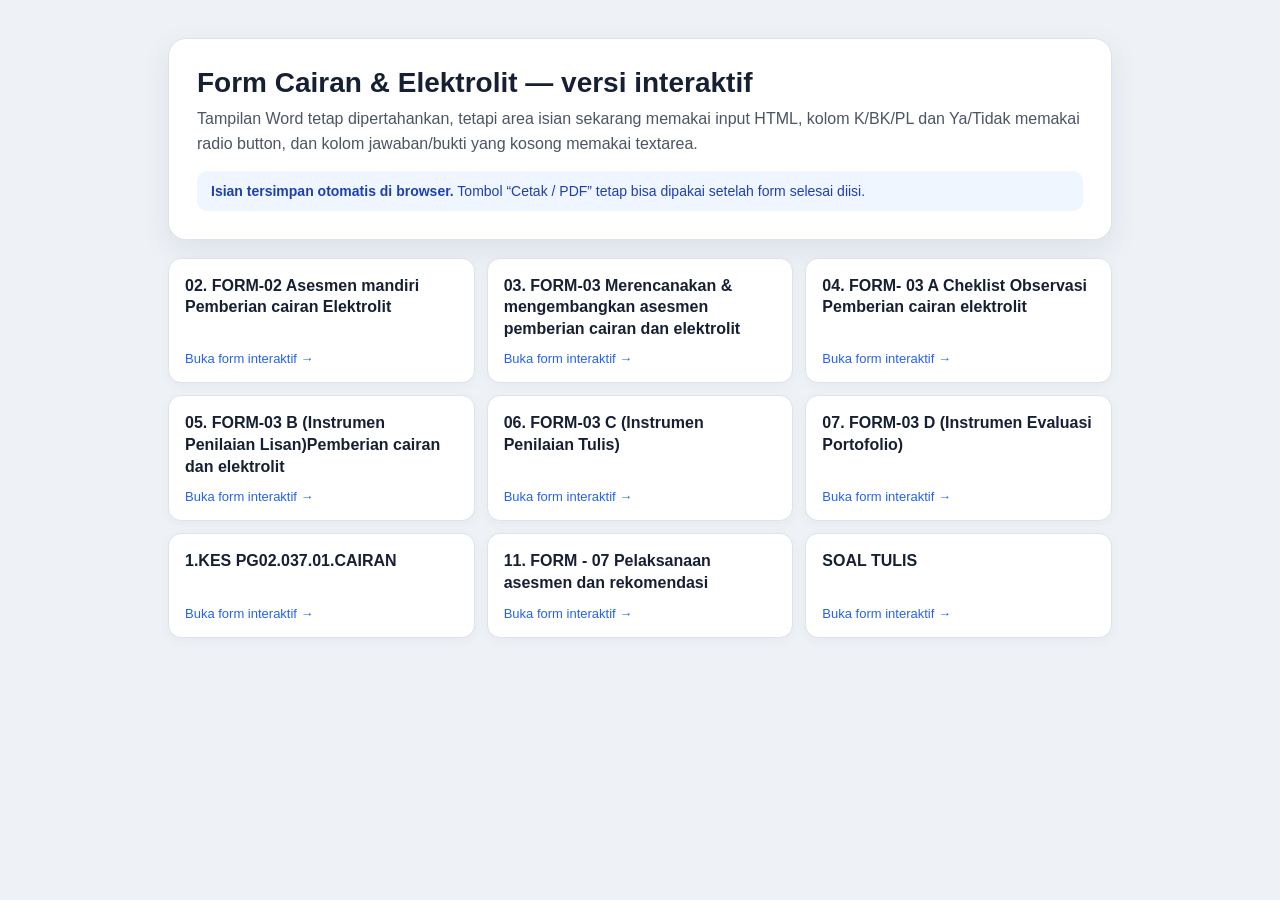
<file: form_html_cairan_elektrolit_interaktif/index.html>
<!doctype html>
<html lang="id">
<head>
<meta charset="utf-8">
<meta name="viewport" content="width=device-width,initial-scale=1">
<title>Form Cairan & Elektrolit — Interaktif</title>
<style>
*{box-sizing:border-box}
body{margin:0;font-family:Arial,sans-serif;background:#eef2f7;color:#172033}
.wrap{max-width:980px;margin:auto;padding:38px 18px 60px}
.hero{background:white;border:1px solid #dce3ec;border-radius:18px;padding:28px;box-shadow:0 10px 30px rgba(15,23,42,.08);margin-bottom:18px}
h1{margin:0 0 8px;font-size:28px}
p{line-height:1.55;margin:7px 0;color:#4b5563}
.note{margin-top:14px;padding:12px 14px;border-radius:10px;background:#eff6ff;color:#1e40af;font-size:14px}
.grid{display:grid;grid-template-columns:repeat(auto-fit,minmax(280px,1fr));gap:12px}
.card{display:flex;min-height:105px;flex-direction:column;justify-content:space-between;background:#fff;border:1px solid #dce3ec;border-radius:13px;padding:16px;text-decoration:none;color:#172033;box-shadow:0 3px 12px rgba(15,23,42,.04)}
.card:hover{border-color:#93c5fd;box-shadow:0 7px 22px rgba(37,99,235,.10);transform:translateY(-1px)}
.card strong{line-height:1.35}
.card span{font-size:13px;color:#2563eb;margin-top:12px}
</style>
</head>
<body>
<div class="wrap">
  <section class="hero">
    <h1>Form Cairan & Elektrolit — versi interaktif</h1>
    <p>Tampilan Word tetap dipertahankan, tetapi area isian sekarang memakai input HTML, kolom K/BK/PL dan Ya/Tidak memakai radio button, dan kolom jawaban/bukti yang kosong memakai textarea.</p>
    <div class="note"><b>Isian tersimpan otomatis di browser.</b> Tombol “Cetak / PDF” tetap bisa dipakai setelah form selesai diisi.</div>
  </section>
  <div class="grid">
    <a class="card" href="02. FORM-02 Asesmen mandiri Pemberian cairan Elektrolit.html"><strong>02. FORM-02 Asesmen mandiri Pemberian cairan Elektrolit</strong><span>Buka form interaktif →</span></a><a class="card" href="03. FORM-03 Merencanakan &amp; mengembangkan asesmen pemberian cairan dan elektrolit .html"><strong>03. FORM-03 Merencanakan &amp; mengembangkan asesmen pemberian cairan dan elektrolit </strong><span>Buka form interaktif →</span></a><a class="card" href="04. FORM- 03 A Cheklist  Observasi Pemberian cairan elektrolit.html"><strong>04. FORM- 03 A Cheklist  Observasi Pemberian cairan elektrolit</strong><span>Buka form interaktif →</span></a><a class="card" href="05. FORM-03 B (Instrumen Penilaian Lisan)Pemberian cairan dan elektrolit.html"><strong>05. FORM-03 B (Instrumen Penilaian Lisan)Pemberian cairan dan elektrolit</strong><span>Buka form interaktif →</span></a><a class="card" href="06. FORM-03 C (Instrumen Penilaian  Tulis).html"><strong>06. FORM-03 C (Instrumen Penilaian  Tulis)</strong><span>Buka form interaktif →</span></a><a class="card" href="07. FORM-03 D (Instrumen Evaluasi  Portofolio).html"><strong>07. FORM-03 D (Instrumen Evaluasi  Portofolio)</strong><span>Buka form interaktif →</span></a><a class="card" href="1.KES PG02.037.01.CAIRAN.html"><strong>1.KES PG02.037.01.CAIRAN</strong><span>Buka form interaktif →</span></a><a class="card" href="11. FORM - 07 Pelaksanaan asesmen  dan rekomendasi.html"><strong>11. FORM - 07 Pelaksanaan asesmen  dan rekomendasi</strong><span>Buka form interaktif →</span></a><a class="card" href="SOAL TULIS.html"><strong>SOAL TULIS</strong><span>Buka form interaktif →</span></a>
  </div>
</div>
</body>
</html>
</file>
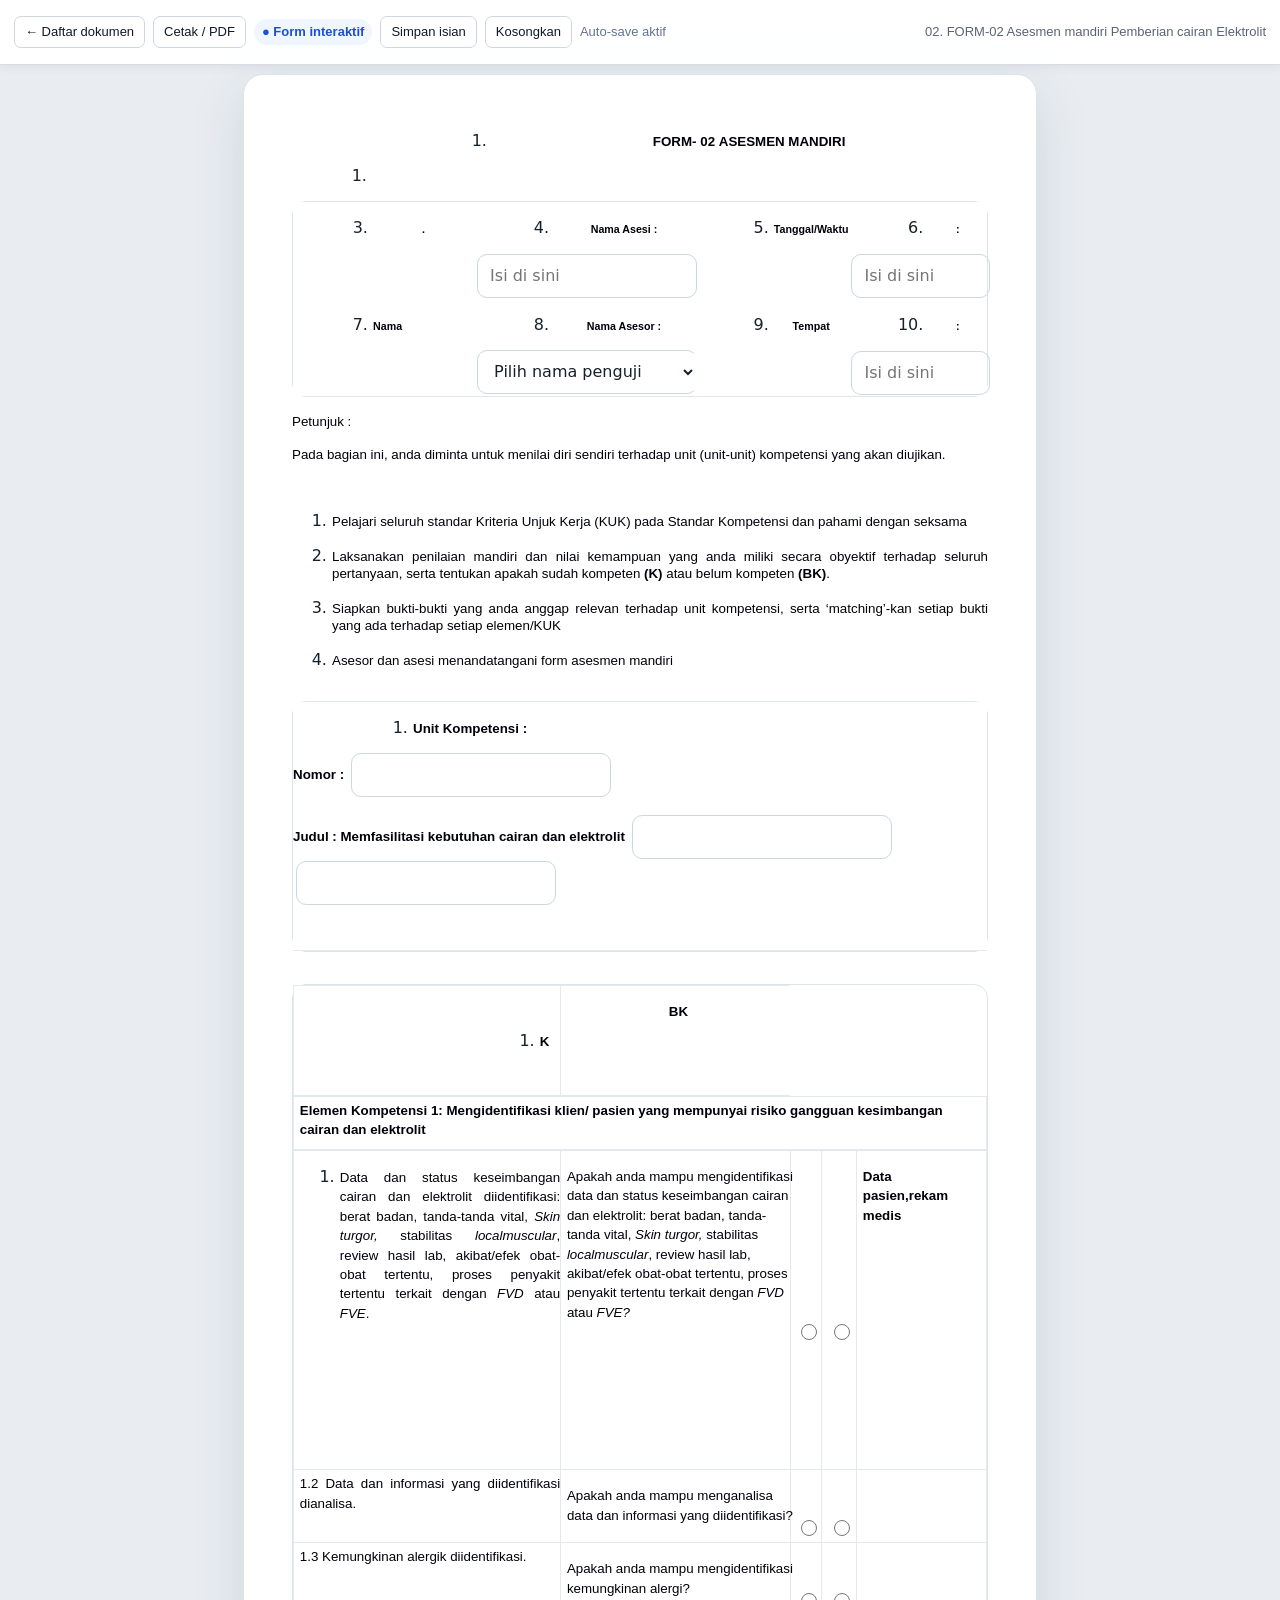
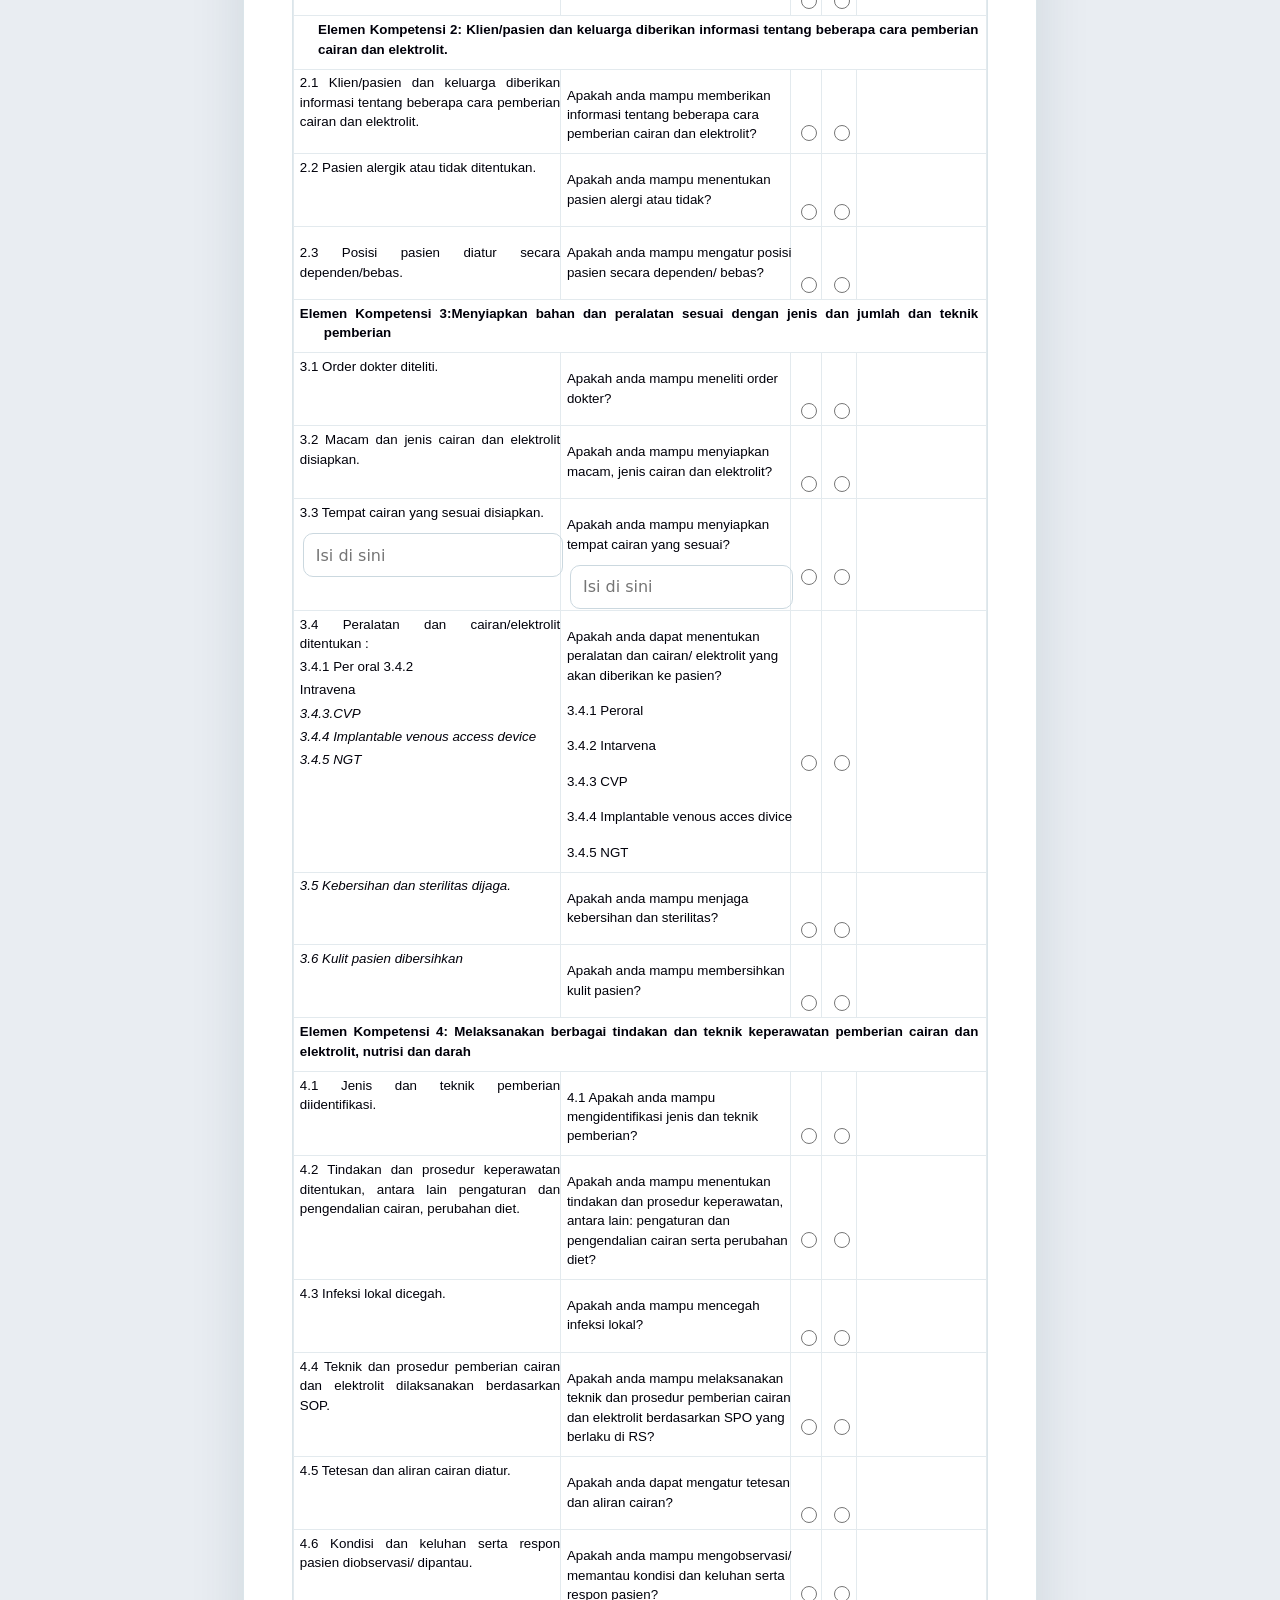
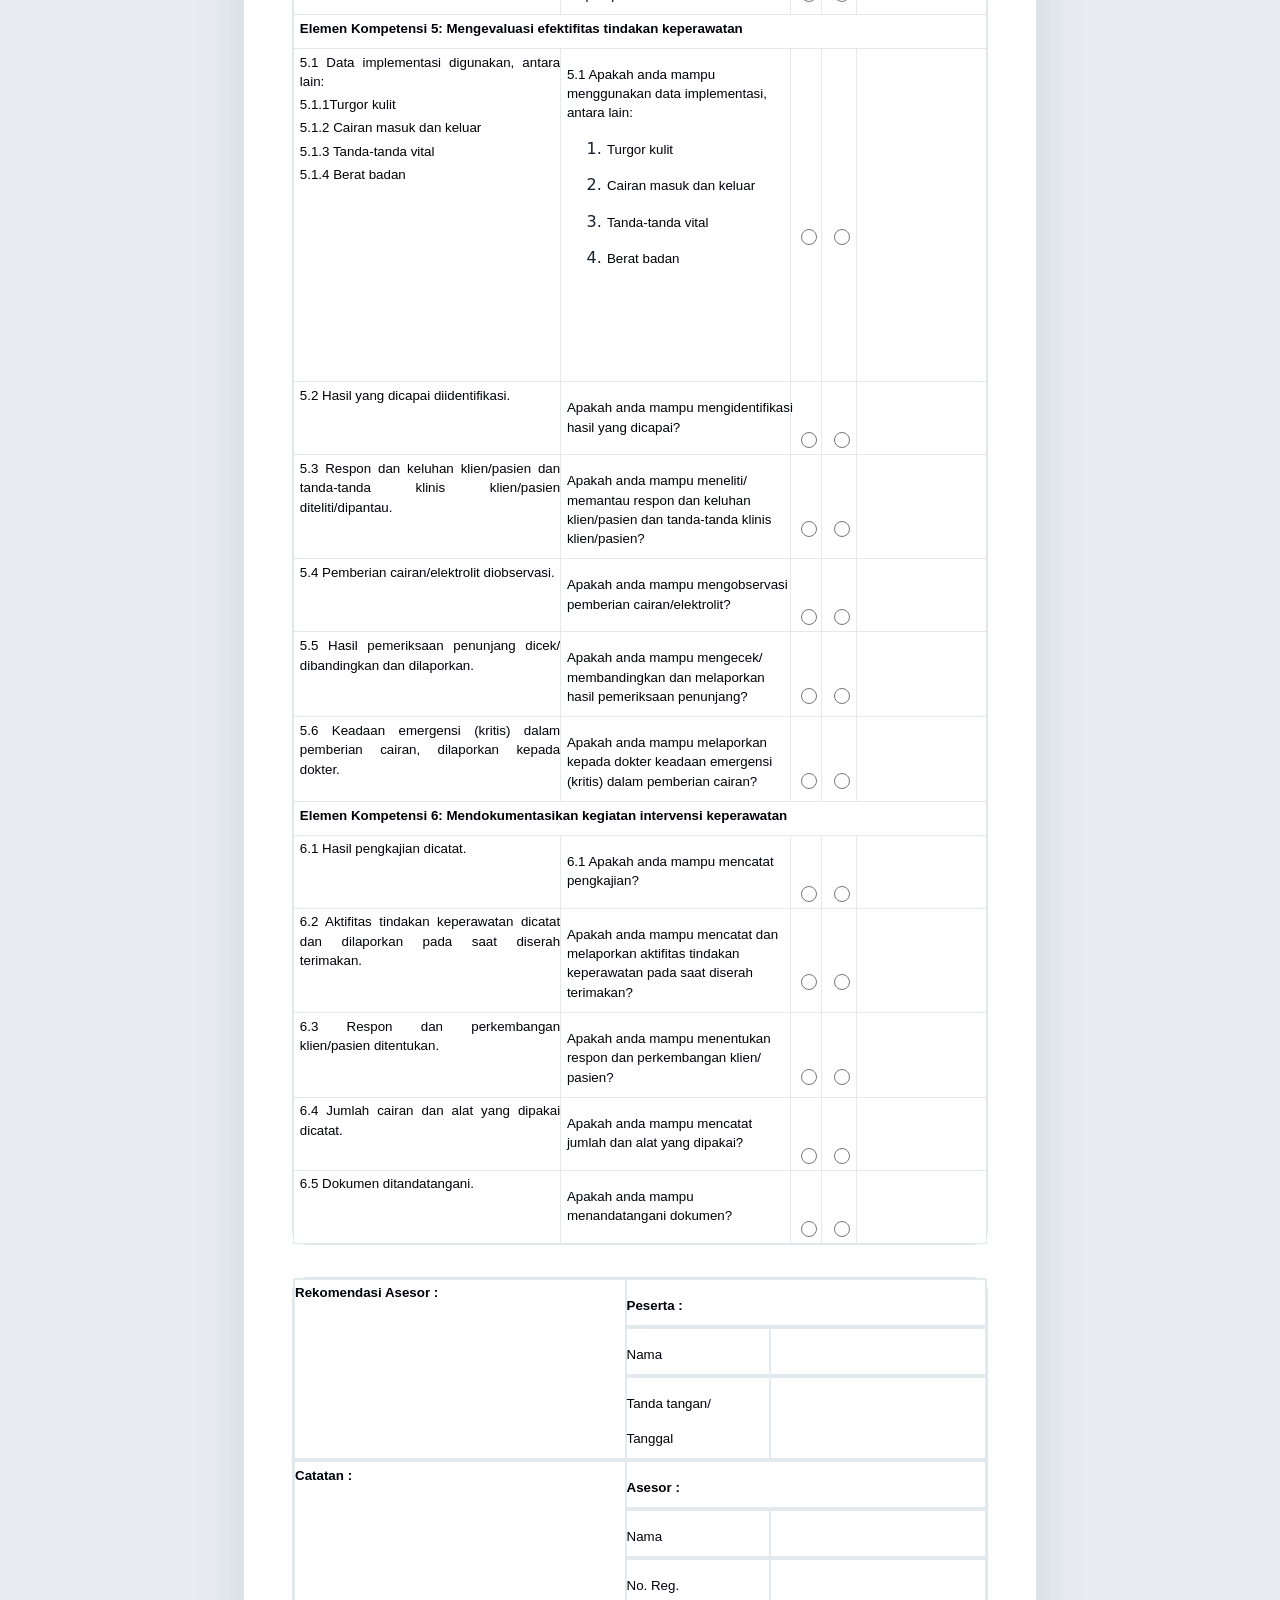
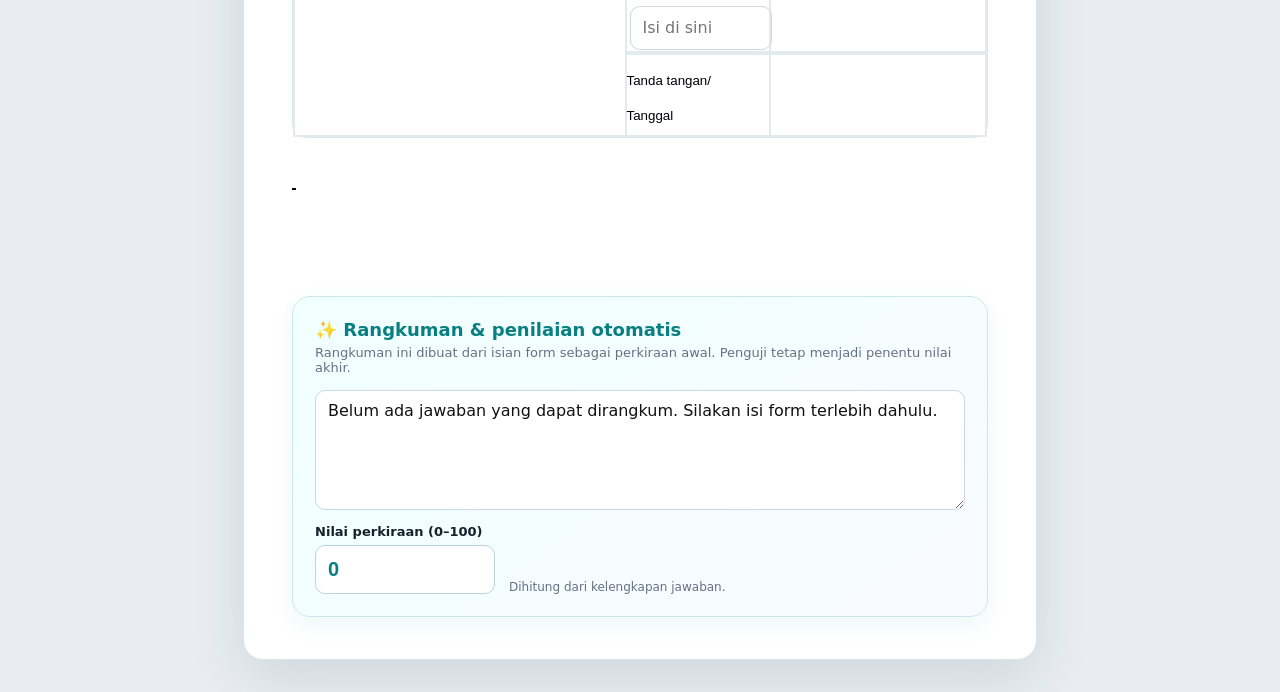
<file: form_html_cairan_elektrolit_interaktif/02. FORM-02 Asesmen mandiri Pemberian cairan Elektrolit.html>
<!DOCTYPE html>

<html>
<head>
<meta content="text/html; charset=utf-8" http-equiv="content-type"/>
<title>FORMAT  APLIKASI    RCC</title>
<meta content="LibreOffice 25.2.3.2 (Linux)" name="generator"/>
<meta content="office200" name="author"/>
<meta content="2025-07-03T03:16:00" name="created"/>
<meta content="Kuni" name="changedby"/>
<meta content="2025-07-03T03:16:00" name="changed"/>
<style type="text/css">
		@page { size: 8.27in 11.69in; margin-left: 1in; margin-right: 0.7in; margin-top: 0.7in; margin-bottom: 0.32in }
		p { margin-bottom: 0.1in; color: #00000a; direction: ltr; line-height: 115%; orphans: 2; widows: 2; background: transparent }
		p.western { font-size: 12pt; so-language: en-US; font-family: "Times New Roman", serif }
		p.cjk { so-language: zh-CN; font-family: "Times New Roman", serif; font-size: 12pt }
		p.ctl { font-size: 12pt; font-family: "Times New Roman", serif; so-language: ar-SA }
		h2 { widows: 2; text-align: center; color: #00000a; orphans: 2; direction: ltr; background: transparent; page-break-after: avoid }
		h2.western { font-weight: bold; so-language: en-US; font-size: 12pt; font-family: "Times New Roman", serif }
		h2.cjk { font-weight: bold; so-language: zh-CN; font-family: "Times New Roman", serif; font-size: 12pt }
		h2.ctl { font-weight: bold; font-family: "Times New Roman", serif; font-size: 12pt; so-language: ar-SA }
		h3 { widows: 2; color: #00000a; orphans: 2; direction: ltr; background: transparent; page-break-after: avoid }
		h3.western { font-weight: bold; so-language: en-US; font-size: 10pt; font-family: "Arial", sans-serif }
		h3.cjk { font-weight: bold; so-language: zh-CN; font-family: "Times New Roman", serif; font-size: 10pt }
		h3.ctl { font-weight: bold; font-family: "Arial", sans-serif; font-size: 12pt; so-language: ar-SA }
		h5 { widows: 2; color: #00000a; orphans: 2; direction: ltr; text-align: center; background: transparent; page-break-after: avoid }
		h5.western { font-weight: bold; so-language: en-US; font-size: 10pt; font-family: "Arial", sans-serif }
		h5.cjk { font-weight: bold; so-language: zh-CN; font-family: "Times New Roman", serif; font-size: 10pt }
		h5.ctl { font-family: "Arial", sans-serif; font-size: 12pt; so-language: ar-SA }
		h6 { widows: 2; color: #00000a; direction: ltr; orphans: 2; background: transparent; page-break-after: avoid }
		h6.western { font-size: 14pt; font-weight: bold; so-language: en-US; font-family: "Arial", sans-serif }
		h6.cjk { font-weight: bold; so-language: zh-CN; font-family: "Times New Roman", serif; font-size: 14pt }
		h6.ctl { font-family: "Arial", sans-serif; font-size: 12pt; so-language: ar-SA }
	</style>
<meta content="width=device-width, initial-scale=1" name="viewport"/><style>
/* Enhancements added for browser viewing; original Word formatting remains intact. */
html { background:#e9edf2; }
body { margin:0 !important; padding:70px 18px 32px !important; background:#e9edf2 !important; min-width:0; }
.word-document { box-sizing:border-box; width:min(100%, 8.27in); margin:0 auto; background:white; padding:0.55in 0.55in 0.55in 0.55in; box-shadow:0 8px 30px rgba(0,0,0,.14); overflow-x:auto; }
.word-document table { max-width:100%; }
.word-document img { max-width:100%; height:auto; }
.html-toolbar { position:fixed; inset:0 0 auto 0; z-index:9999; height:52px; display:flex; align-items:center; gap:8px; padding:0 14px; background:rgba(255,255,255,.96); border-bottom:1px solid #d8dde5; box-shadow:0 2px 10px rgba(0,0,0,.06); font:13px/1.2 Arial,sans-serif; color:#1f2937; }
.html-toolbar a,.html-toolbar button { appearance:none; border:1px solid #cfd6df; background:#fff; color:#111827; border-radius:7px; padding:7px 10px; text-decoration:none; cursor:pointer; font:inherit; }
.html-toolbar a:hover,.html-toolbar button:hover { background:#f4f6f8; }
.html-toolbar .title { margin-left:auto; max-width:50vw; overflow:hidden; text-overflow:ellipsis; white-space:nowrap; color:#5b6472; }
.word-document[contenteditable="true"] { outline:3px solid rgba(31,111,235,.25); }
@media (max-width:760px) {
  body { padding:60px 8px 16px !important; }
  .word-document { width:100%; padding:20px 14px; box-shadow:none; }
  .html-toolbar .title { display:none; }
}
@media print {
  html,body { background:#fff !important; }
  body { padding:0 !important; }
  .html-toolbar { display:none !important; }
  .word-document { width:auto; margin:0; padding:0; box-shadow:none; overflow:visible; }
}
</style>
<style id="interactive-form-styles">
/* ===== Interactive form controls ===== */
:root { --form-blue:#2563eb; --form-border:#94a3b8; --form-soft:#eff6ff; }

.form-control-line {
  display:inline-block;
  box-sizing:border-box;
  min-width:120px;
  width:min(100%, 260px);
  height:25px;
  margin:1px 3px;
  padding:2px 5px;
  border:0;
  border-bottom:1px solid #111;
  border-radius:0;
  background:transparent;
  color:#111;
  font:inherit;
  vertical-align:baseline;
}
.form-control-line:focus,
.form-textarea:focus {
  outline:2px solid rgba(37,99,235,.24);
  outline-offset:1px;
  background:#f8fbff;
}

.form-textarea {
  box-sizing:border-box;
  display:block;
  width:100%;
  min-width:80px;
  min-height:54px;
  padding:5px 6px;
  resize:vertical;
  border:1px dashed #94a3b8;
  border-radius:4px;
  background:#fff;
  color:#111;
  font:inherit;
  line-height:1.25;
}
.form-textarea.compact { min-height:38px; }

.form-choice-cell {
  text-align:center !important;
  vertical-align:middle !important;
}
.form-choice {
  display:flex;
  align-items:center;
  justify-content:center;
  min-height:28px;
  cursor:pointer;
}
.form-choice input[type="radio"],
.form-choice input[type="checkbox"] {
  width:16px;
  height:16px;
  margin:0;
  accent-color:var(--form-blue);
  cursor:pointer;
}

.interactive-badge {
  display:inline-flex;
  align-items:center;
  gap:5px;
  padding:5px 8px;
  border-radius:999px;
  background:var(--form-soft);
  color:#1d4ed8;
  font-weight:700;
  white-space:nowrap;
}
.save-status { color:#64748b; white-space:nowrap; }

.html-toolbar { flex-wrap:wrap; height:auto !important; min-height:52px; padding-top:6px !important; padding-bottom:6px !important; }
body { padding-top:74px !important; }

@media (max-width:760px) {
  body { padding-top:112px !important; }
  .html-toolbar { gap:5px !important; }
  .html-toolbar a,.html-toolbar button { padding:6px 8px !important; }
  .interactive-badge,.save-status { font-size:11px; }
  .form-control-line { min-width:90px; width:min(100%, 190px); }
}

@media print {
  .form-control-line {
    border-bottom:1px solid #000 !important;
    background:transparent !important;
    outline:none !important;
  }
  .form-textarea {
    border:0 !important;
    min-height:28px;
    resize:none;
    overflow:visible;
    background:transparent !important;
  }
  .form-choice input { accent-color:#000; }
}
</style>

<link rel="stylesheet" href="form-enhancements.css" />
</head>
<body dir="ltr" lang="en-US" link="#000080" text="#00000a" vlink="#800000"><div class="html-toolbar"><a href="index.html">← Daftar dokumen</a><button onclick="window.print()" type="button">Cetak / PDF</button><button id="editBtn" onclick="toggleEdit()" type="button">Mode isi</button><span class="title">02. FORM-02 Asesmen mandiri Pemberian cairan Elektrolit</span></div><div class="word-document" id="wordDocument">
<ol>
<ol>
<ol>
<ol>
<ol><li><h5 class="western" style="margin-right: -0.19in; margin-bottom: 0.17in">
<span lang="sv-SE">FORM- 02  </span>ASESMEN MANDIRI</h5></li>
</ol>
</ol>
</ol>
<li><h2 class="western" style="line-height: 0.11in"></h2></li>
</ol>
</ol>
<table cellpadding="7" cellspacing="0" width="645">
<col width="99"/>
<col width="236"/>
<col width="107"/>
<col width="147"/>
<tr>
<td bgcolor="#ffffff" height="12" style="background: #ffffff; border: none; padding: 0in" width="99">
<ol>
<ol start="3"><li><h2 align="left" class="western"><font face="Arial, sans-serif"><font size="1" style="font-size: 8pt">.</font></font></h2></li>
</ol>
</ol>
</td>
<td bgcolor="#ffffff" style="background: #ffffff; border: none; padding: 0in" width="236">
<ol>
<ol start="4"><li><h2 align="left" class="western"><font face="Arial, sans-serif"><font size="1" style="font-size: 8pt">Nama
					Asesi         :</font></font></h2></li>
</ol>
</ol>
</td>
<td bgcolor="#ffffff" style="background: #ffffff; border: none; padding: 0in" width="107">
<ol>
<ol start="5"><li><h2 align="left" class="western"><font face="Arial, sans-serif"><font size="1" style="font-size: 8pt">Tanggal/Waktu</font></font></h2></li>
</ol>
</ol>
</td>
<td bgcolor="#ffffff" style="background: #ffffff; border: none; padding: 0in" width="147">
<ol>
<ol start="6"><li><h2 align="left" class="western"><font face="Arial, sans-serif"><font size="1" style="font-size: 8pt">:
					</font></font>
</h2></li>
</ol>
</ol>
</td>
</tr>
<tr>
<td bgcolor="#ffffff" height="12" style="background: #ffffff; border: none; padding: 0in" width="99">
<ol>
<ol start="7"><li><h2 align="left" class="western" style="margin-right: 0.75in">
<font face="Arial, sans-serif"><font size="1" style="font-size: 8pt">Nama</font></font></h2></li>
</ol>
</ol>
</td>
<td bgcolor="#ffffff" style="background: #ffffff; border: none; padding: 0in" width="236">
<ol>
<ol start="8"><li><h2 align="left" class="western"><font face="Arial, sans-serif"><font size="1" style="font-size: 8pt">Nama
					Asesor       :</font></font></h2></li>
</ol>
</ol>
</td>
<td bgcolor="#ffffff" style="background: #ffffff; border: none; padding: 0in" width="107">
<ol>
<ol start="9"><li><h2 align="left" class="western"><font face="Arial, sans-serif"><font size="1" style="font-size: 8pt">Tempat</font></font></h2></li>
</ol>
</ol>
</td>
<td bgcolor="#ffffff" style="background: #ffffff; border: none; padding: 0in" width="147">
<ol>
<ol start="10"><li><h2 align="left" class="western"><font face="Arial, sans-serif"><font size="1" style="font-size: 8pt">:
					</font></font>
</h2></li>
</ol>
</ol>
</td>
</tr>
</table>
<p class="western" style="line-height: 0.17in; margin-bottom: 0in">
</p>
<p align="justify" class="western" style="margin-bottom: 0.04in; line-height: 100%">
<font face="Arial, sans-serif"><font size="2" style="font-size: 10pt">Petunjuk
:</font></font></p>
<p align="justify" class="western" style="margin-bottom: 0.04in; line-height: 100%">
<font face="Arial, sans-serif"><font size="2" style="font-size: 10pt">Pada
bagian ini, anda diminta untuk menilai diri sendiri terhadap unit
(unit-unit) kompetensi yang akan diujikan.  </font></font>
</p>
<p class="western" style="margin-bottom: 0in; line-height: 100%"><br/>
</p>
<ol>
<li><p align="justify" class="western" style="line-height: 100%; margin-bottom: 0.04in">
<font face="Arial, sans-serif"><font size="2" style="font-size: 10pt">Pelajari
	seluruh standar Kriteria Unjuk Kerja  (KUK) pada Standar Kompetensi
	dan pahami dengan seksama</font></font></p></li>
<li><p align="justify" class="western" style="margin-bottom: 0.04in; line-height: 100%">
<font face="Arial, sans-serif"><font size="2" style="font-size: 10pt">Laksanakan
	penilaian mandiri dan nilai kemampuan yang anda miliki secara
	obyektif terhadap seluruh pertanyaan, serta tentukan apakah sudah
	kompeten </font></font><font face="Arial, sans-serif"><font size="2" style="font-size: 10pt"><b>(K)</b></font></font><font face="Arial, sans-serif"><font size="2" style="font-size: 10pt">
	atau belum kompeten </font></font><font face="Arial, sans-serif"><font size="2" style="font-size: 10pt"><b>(BK)</b></font></font><font face="Arial, sans-serif"><font size="2" style="font-size: 10pt">.
	  </font></font>
</p></li>
<li><p align="justify" class="western" style="line-height: 100%; margin-bottom: 0in">
<font face="Arial, sans-serif"><font size="2" style="font-size: 10pt">Siapkan
	bukti-bukti yang anda anggap relevan terhadap unit kompetensi, serta
	‘matching’-kan setiap bukti yang ada terhadap setiap elemen/KUK </font></font>
</p></li>
<li><p align="justify" class="western" lang="sv-SE" style="line-height: 100%; margin-bottom: 0in">
<font face="Arial, sans-serif"><font size="2" style="font-size: 10pt">Asesor
	dan asesi menandatangani form asesmen mandiri</font></font></p></li>
</ol>
<p align="justify" class="western" lang="sv-SE" style="margin-bottom: 0in; line-height: 100%; margin-left: 0.24in">
<br/>
</p>
<table cellpadding="7" cellspacing="0" style="page-break-inside: avoid" width="628">
<col width="614"/>
<tr>
<td bgcolor="#ffffff" height="8" style="background: #ffffff; border-top: none; border-bottom: 1px solid #000001; border-left: none; border-right: none; padding: 0in" width="614">
<ol>
<ol>
<ol><li><h3 class="western">Unit Kompetensi : 
						</h3></li>
</ol>
</ol>
</ol>
<p class="western" style="margin-bottom: 0in"><font face="Arial, sans-serif"><font size="2" style="font-size: 10pt"><b>Nomor
			: _____________________________ </b></font></font>
</p>
<p class="western" style="margin-bottom: 0in"><font face="Arial, sans-serif"><font size="2" style="font-size: 10pt"><b>Judul
			   : Memfasilitasi kebutuhan cairan dan elektrolit
			________</b></font></font><font face="Arial, sans-serif"><font size="2" style="font-size: 10pt">_________________________________________________________________________</font></font></p>
<p class="western"><br/>
</p>
</td>
</tr>
</table>
<p class="western" style="margin-bottom: 0in; line-height: 100%"><br/>
</p>
<table cellpadding="5" cellspacing="0" width="637">
<col width="162"/>
<col width="244"/>
<col width="26"/>
<col width="31"/>
<col width="122"/>
<tr>
<td bgcolor="#ffffff" height="12" rowspan="2" style="background: #ffffff; border-top: 1px solid #000001; border-bottom: 1px solid #000001; border-left: 1px solid #000001; border-right: none; padding-top: 0in; padding-bottom: 0in; padding-left: 0.06in; padding-right: 0in" width="162"><p class="western">
<font face="Arial, sans-serif"><font size="2" style="font-size: 10pt"><b>Komponen
			asesmen mandiri</b></font></font></p>
</td>
<td bgcolor="#ffffff" rowspan="2" style="background: #ffffff; border-top: 1px solid #000001; border-bottom: 1px solid #000001; border-left: 1px solid #000001; border-right: none; padding-top: 0in; padding-bottom: 0in; padding-left: 0.06in; padding-right: 0in" width="244">
<ol>
<ol>
<ol start="2"><li><h3 class="western">Daftar Pertanyaan</h3></li>
</ol>
</ol>
</ol>
<p class="western"><font face="Arial, sans-serif"><font size="2" style="font-size: 10pt">(Asesmen
			Mandiri/</font></font><font face="Arial, sans-serif"><font size="2" style="font-size: 10pt"><i>Self
			 Assessment</i></font></font><font face="Arial, sans-serif"><font size="2" style="font-size: 10pt">)</font></font></p>
</td>
<td bgcolor="#ffffff" colspan="2" style="background: #ffffff; border-top: 1px solid #000001; border-bottom: 1px solid #000001; border-left: 1px solid #000001; border-right: none; padding-top: 0in; padding-bottom: 0in; padding-left: 0.06in; padding-right: 0in" valign="top" width="67">
<ol>
<ol>
<ol>
<ol>
<ol>
<ol><li><h6 class="western" style="margin-right: -0.04in"><font size="2" style="font-size: 10pt">Penilaian</font></h6></li>
</ol>
</ol>
</ol>
</ol>
</ol>
</ol>
</td>
<td bgcolor="#ffffff" rowspan="2" style="background: #ffffff; border: 1px solid #000001; padding-top: 0in; padding-bottom: 0in; padding-left: 0.06in; padding-right: 0.08in" width="122">
<ol>
<ol>
<ol start="3"><li><h3 align="center" class="western">Bukti-Bukti
						Pendukung</h3></li>
</ol>
</ol>
</ol>
</td>
</tr>
<tr>
<td bgcolor="#ffffff" style="background: #ffffff; border-top: 1px solid #000080; border-bottom: 1px solid #000080; border-left: 1px solid #000080; border-right: none; padding-top: 0in; padding-bottom: 0in; padding-left: 0.06in; padding-right: 0in" width="26">
<ol>
<ol>
<ol>
<ol>
<ol>
<ol><li><h6 class="western"><font size="2" style="font-size: 10pt">K</font></h6></li>
</ol>
</ol>
</ol>
</ol>
</ol>
</ol>
</td>
<td bgcolor="#ffffff" style="background: #ffffff; border-top: 1px solid #000080; border-bottom: 1px solid #000080; border-left: 1px solid #000080; border-right: none; padding-top: 0in; padding-bottom: 0in; padding-left: 0.06in; padding-right: 0in" width="31"><p align="center" class="western">
<font face="Arial, sans-serif"><font size="2" style="font-size: 10pt"><b>BK</b></font></font></p>
</td>
</tr>
<tr>
<td bgcolor="#ffffff" colspan="5" height="23" style="background: #ffffff; border: 1px solid #000001; padding-top: 0in; padding-bottom: 0in; padding-left: 0.06in; padding-right: 0.08in" valign="top" width="625"><p class="western" style="margin-top: 0.04in">
<font face="Arial, sans-serif"><font size="2" style="font-size: 10pt"><span lang="fi-FI"><b>Elemen
			Kompetensi 1: </b></span></font></font><font face="Arial, sans-serif"><font size="2" style="font-size: 10pt"><span lang="fi-FI"><b>
</b></span></font></font><font face="Arial, sans-serif"><font size="2" style="font-size: 10pt"><span lang="de-DE"><b>Mengidentifikasi
			klien/ pasien yang mempunyai risiko gangguan kesimbangan cairan
			dan elektrolit</b></span></font></font></p>
</td>
</tr>
<tr valign="top">
<td bgcolor="#ffffff" height="13" style="background: #ffffff; border-top: 1px solid #000080; border-bottom: 1px solid #000080; border-left: 1px solid #000080; border-right: none; padding-top: 0in; padding-bottom: 0in; padding-left: 0.06in; padding-right: 0in" width="162">
<ol><li><p align="justify" lang="en-AU"><font face="Arial, sans-serif"><font size="2" style="font-size: 9pt"><font size="2" style="font-size: 10pt"><span lang="fi-FI">Data
				dan status keseimbangan cairan dan elektrolit diidentifikasi:
				berat badan, tanda-tanda vital, </span></font><font size="2" style="font-size: 10pt"><span lang="fi-FI"><i>Skin
				turgor, </i></span></font><font size="2" style="font-size: 10pt"><span lang="fi-FI">stabilitas
				</span></font><font size="2" style="font-size: 10pt"><span lang="fi-FI"><i>localmuscular</i></span></font><font size="2" style="font-size: 10pt"><span lang="fi-FI">,
				review hasil lab, akibat/efek obat-obat tertentu, proses penyakit
				tertentu terkait dengan </span></font><font size="2" style="font-size: 10pt"><span lang="fi-FI"><i>FVD</i></span></font><font size="2" style="font-size: 10pt"><span lang="fi-FI">
				atau </span></font><font size="2" style="font-size: 10pt"><span lang="fi-FI"><i>FVE</i></span></font><font size="2" style="font-size: 10pt"><span lang="fi-FI">.</span></font></font></font></p></li>
</ol>
</td>
<td bgcolor="#ffffff" style="background: #ffffff; border-top: 1px solid #000080; border-bottom: 1px solid #000080; border-left: 1px solid #000080; border-right: none; padding-top: 0in; padding-bottom: 0in; padding-left: 0.06in; padding-right: 0in" width="244"><p class="western" style="margin-right: -0.04in; margin-bottom: 0in">
<font face="Arial, sans-serif"><font size="2" style="font-size: 10pt"><span lang="id-ID">Apakah
			anda mampu mengidentifikasi data dan status keseimbangan cairan
			dan elektrolit: </span></font></font><font face="Arial, sans-serif"><font size="2" style="font-size: 10pt"><span lang="fi-FI">berat
			badan, tanda-tanda vital, </span></font></font><font face="Arial, sans-serif"><font size="2" style="font-size: 10pt"><span lang="fi-FI"><i>Skin
			turgor, </i></span></font></font><font face="Arial, sans-serif"><font size="2" style="font-size: 10pt"><span lang="fi-FI">stabilitas
			</span></font></font><font face="Arial, sans-serif"><font size="2" style="font-size: 10pt"><span lang="fi-FI"><i>localmuscular</i></span></font></font><font face="Arial, sans-serif"><font size="2" style="font-size: 10pt"><span lang="fi-FI">,
			review hasil lab, akibat/efek obat-obat tertentu, proses penyakit
			tertentu terkait dengan </span></font></font><font face="Arial, sans-serif"><font size="2" style="font-size: 10pt"><span lang="fi-FI"><i>FVD</i></span></font></font><font face="Arial, sans-serif"><font size="2" style="font-size: 10pt"><span lang="fi-FI">
			atau </span></font></font><font face="Arial, sans-serif"><font size="2" style="font-size: 10pt"><span lang="fi-FI"><i>FVE?</i></span></font></font></p>
<p class="western" lang="fi-FI" style="margin-right: -0.04in; margin-bottom: 0in">
<br/>
</p>
<p class="western" style="margin-right: -0.04in; margin-bottom: 0in">
<br/>
</p>
<p class="western" style="margin-right: -0.04in; margin-bottom: 0in">
<br/>
</p>
<p class="western" lang="id-ID" style="margin-right: -0.04in"><br/>
</p>
</td>
<td bgcolor="#ffffff" style="background: #ffffff; border-top: 1px solid #000080; border-bottom: 1px solid #000080; border-left: 1px solid #000080; border-right: none; padding-top: 0in; padding-bottom: 0in; padding-left: 0.06in; padding-right: 0in" width="26"><p class="western" lang="id-ID">
<br/>
</p>
</td>
<td bgcolor="#ffffff" style="background: #ffffff; border-top: 1px solid #000080; border-bottom: 1px solid #000080; border-left: 1px solid #000080; border-right: none; padding-top: 0in; padding-bottom: 0in; padding-left: 0.06in; padding-right: 0in" width="31"><p class="western">
<br/>
</p>
</td>
<td bgcolor="#ffffff" style="background: #ffffff; border: 1px solid #000080; padding-top: 0in; padding-bottom: 0in; padding-left: 0.06in; padding-right: 0.08in" width="122"><p class="western" lang="id-ID">
<font face="Arial, sans-serif"><font size="2" style="font-size: 10pt"><b>Data
			pasien,rekam medis</b></font></font></p>
</td>
</tr>
<tr>
<td bgcolor="#ffffff" height="13" style="background: #ffffff; border-top: none; border-bottom: 1px solid #000080; border-left: 1px solid #000080; border-right: none; padding-top: 0in; padding-bottom: 0in; padding-left: 0.06in; padding-right: 0in" width="162"><p align="justify" lang="it-IT" style="margin-top: 0.04in">
<font face="Arial, sans-serif"><font size="2" style="font-size: 10pt">1.2
			Data dan informasi yang diidentifikasi dianalisa.</font></font></p>
</td>
<td bgcolor="#ffffff" style="background: #ffffff; border-top: none; border-bottom: 1px solid #000080; border-left: 1px solid #000080; border-right: none; padding-top: 0in; padding-bottom: 0in; padding-left: 0.06in; padding-right: 0in" valign="top" width="244"><p class="western" lang="id-ID" style="margin-right: -0.04in">
<font face="Arial, sans-serif"><font size="2" style="font-size: 10pt">Apakah
			anda mampu menganalisa data dan informasi yang diidentifikasi?</font></font></p>
</td>
<td bgcolor="#ffffff" style="background: #ffffff; border-top: none; border-bottom: 1px solid #000080; border-left: 1px solid #000080; border-right: none; padding-top: 0in; padding-bottom: 0in; padding-left: 0.06in; padding-right: 0in" valign="top" width="26"><p class="western" lang="id-ID">
<br/>
</p>
</td>
<td bgcolor="#ffffff" style="background: #ffffff; border-top: none; border-bottom: 1px solid #000080; border-left: 1px solid #000080; border-right: none; padding-top: 0in; padding-bottom: 0in; padding-left: 0.06in; padding-right: 0in" valign="top" width="31"><p class="western">
<br/>
</p>
</td>
<td bgcolor="#ffffff" style="background: #ffffff; border-top: none; border-bottom: 1px solid #000080; border-left: 1px solid #000080; border-right: 1px solid #000080; padding-top: 0in; padding-bottom: 0in; padding-left: 0.06in; padding-right: 0.08in" valign="top" width="122"><p class="western">
<br/>
</p>
</td>
</tr>
<tr>
<td bgcolor="#ffffff" height="13" style="background: #ffffff; border-top: none; border-bottom: 1px solid #000080; border-left: 1px solid #000080; border-right: none; padding-top: 0in; padding-bottom: 0in; padding-left: 0.06in; padding-right: 0in" width="162"><p align="justify" lang="it-IT" style="margin-top: 0.04in">
<font face="Arial, sans-serif"><font size="2" style="font-size: 10pt">1.3
			Kemungkinan alergik diidentifikasi.</font></font></p>
</td>
<td bgcolor="#ffffff" style="background: #ffffff; border-top: none; border-bottom: 1px solid #000080; border-left: 1px solid #000080; border-right: none; padding-top: 0in; padding-bottom: 0in; padding-left: 0.06in; padding-right: 0in" valign="top" width="244"><p class="western" lang="id-ID" style="margin-right: -0.04in">
<font face="Arial, sans-serif"><font size="2" style="font-size: 10pt">Apakah
			anda mampu mengidentifikasi kemungkinan alergi?</font></font></p>
</td>
<td bgcolor="#ffffff" style="background: #ffffff; border-top: none; border-bottom: 1px solid #000080; border-left: 1px solid #000080; border-right: none; padding-top: 0in; padding-bottom: 0in; padding-left: 0.06in; padding-right: 0in" valign="top" width="26"><p class="western" lang="id-ID">
<br/>
</p>
</td>
<td bgcolor="#ffffff" style="background: #ffffff; border-top: none; border-bottom: 1px solid #000080; border-left: 1px solid #000080; border-right: none; padding-top: 0in; padding-bottom: 0in; padding-left: 0.06in; padding-right: 0in" valign="top" width="31"><p class="western">
<br/>
</p>
</td>
<td bgcolor="#ffffff" style="background: #ffffff; border-top: none; border-bottom: 1px solid #000080; border-left: 1px solid #000080; border-right: 1px solid #000080; padding-top: 0in; padding-bottom: 0in; padding-left: 0.06in; padding-right: 0.08in" valign="top" width="122"><p class="western">
<br/>
</p>
</td>
</tr>
<tr>
<td bgcolor="#ffffff" colspan="5" height="13" style="background: #ffffff; border-top: none; border-bottom: 1px solid #000001; border-left: 1px solid #000001; border-right: 1px solid #000001; padding-top: 0in; padding-bottom: 0in; padding-left: 0.06in; padding-right: 0.08in" width="625"><p align="justify" class="western" style="margin-left: 0.19in; margin-top: 0.04in">
<font face="Arial, sans-serif"><font size="2" style="font-size: 10pt"><span lang="fi-FI"><b>Elemen
			Kompetensi 2: </b></span></font></font><font face="Arial, sans-serif"><font size="2" style="font-size: 10pt"><span lang="de-DE"><b>Klien/pasien
			dan keluarga diberikan informasi tentang beberapa cara pemberian
			cairan dan elektrolit</b></span></font></font><font face="Arial, sans-serif"><font size="2" style="font-size: 10pt"><span lang="id-ID"><b>.</b></span></font></font></p>
</td>
</tr>
<tr valign="top">
<td bgcolor="#ffffff" height="13" style="background: #ffffff; border-top: none; border-bottom: 1px solid #000080; border-left: 1px solid #000080; border-right: none; padding-top: 0in; padding-bottom: 0in; padding-left: 0.06in; padding-right: 0in" width="162"><p align="justify" class="western" style="margin-top: 0.04in">
<font face="Arial, sans-serif"><font size="2" style="font-size: 10pt"><span lang="sv-SE">2.1
			</span></font></font><font face="Arial, sans-serif"><font size="2" style="font-size: 10pt"><span lang="de-DE">Klien/pasien
			dan keluarga diberikan informasi tentang beberapa cara pemberian
			cairan dan elektrolit</span></font></font><font face="Arial, sans-serif"><font size="2" style="font-size: 10pt"><span lang="id-ID">.</span></font></font></p>
</td>
<td bgcolor="#ffffff" style="background: #ffffff; border-top: none; border-bottom: 1px solid #000080; border-left: 1px solid #000080; border-right: none; padding-top: 0in; padding-bottom: 0in; padding-left: 0.06in; padding-right: 0in" width="244"><p class="western" lang="id-ID" style="margin-right: -0.04in">
<font face="Arial, sans-serif"><font size="2" style="font-size: 10pt">Apakah
			anda mampu memberikan informasi tentang beberapa cara pemberian
			cairan dan elektrolit?</font></font></p>
</td>
<td bgcolor="#ffffff" style="background: #ffffff; border-top: none; border-bottom: 1px solid #000080; border-left: 1px solid #000080; border-right: none; padding-top: 0in; padding-bottom: 0in; padding-left: 0.06in; padding-right: 0in" width="26"><p class="western" lang="id-ID">
<br/>
</p>
</td>
<td bgcolor="#ffffff" style="background: #ffffff; border-top: none; border-bottom: 1px solid #000080; border-left: 1px solid #000080; border-right: none; padding-top: 0in; padding-bottom: 0in; padding-left: 0.06in; padding-right: 0in" width="31"><p class="western">
<br/>
</p>
</td>
<td bgcolor="#ffffff" style="background: #ffffff; border-top: none; border-bottom: 1px solid #000080; border-left: 1px solid #000080; border-right: 1px solid #000080; padding-top: 0in; padding-bottom: 0in; padding-left: 0.06in; padding-right: 0.08in" width="122"><p class="western" lang="id-ID">
<br/>
</p>
</td>
</tr>
<tr>
<td bgcolor="#ffffff" height="13" style="background: #ffffff; border-top: none; border-bottom: 1px solid #000080; border-left: 1px solid #000080; border-right: none; padding-top: 0in; padding-bottom: 0in; padding-left: 0.06in; padding-right: 0in" width="162"><p align="justify" class="western" style="margin-top: 0.04in">
<font face="Arial, sans-serif"><font size="2" style="font-size: 10pt"><span lang="sv-SE">2.2
			Pasien alergik atau tidak ditentukan</span></font></font><font face="Arial, sans-serif"><font size="2" style="font-size: 10pt"><span lang="id-ID">.</span></font></font></p>
</td>
<td bgcolor="#ffffff" style="background: #ffffff; border-top: none; border-bottom: 1px solid #000080; border-left: 1px solid #000080; border-right: none; padding-top: 0in; padding-bottom: 0in; padding-left: 0.06in; padding-right: 0in" valign="top" width="244"><p class="western" lang="id-ID" style="margin-right: -0.04in">
<font face="Arial, sans-serif"><font size="2" style="font-size: 10pt">Apakah
			anda mampu menentukan pasien alergi atau tidak?</font></font></p>
</td>
<td bgcolor="#ffffff" style="background: #ffffff; border-top: none; border-bottom: 1px solid #000080; border-left: 1px solid #000080; border-right: none; padding-top: 0in; padding-bottom: 0in; padding-left: 0.06in; padding-right: 0in" valign="top" width="26"><p class="western" lang="id-ID">
<br/>
</p>
</td>
<td bgcolor="#ffffff" style="background: #ffffff; border-top: none; border-bottom: 1px solid #000080; border-left: 1px solid #000080; border-right: none; padding-top: 0in; padding-bottom: 0in; padding-left: 0.06in; padding-right: 0in" valign="top" width="31"><p class="western">
<br/>
</p>
</td>
<td bgcolor="#ffffff" style="background: #ffffff; border-top: none; border-bottom: 1px solid #000080; border-left: 1px solid #000080; border-right: 1px solid #000080; padding-top: 0in; padding-bottom: 0in; padding-left: 0.06in; padding-right: 0.08in" valign="top" width="122"><p class="western" lang="id-ID">
<br/>
</p>
</td>
</tr>
<tr>
<td bgcolor="#ffffff" height="13" style="background: #ffffff; border-top: none; border-bottom: 1px solid #000080; border-left: 1px solid #000080; border-right: none; padding-top: 0in; padding-bottom: 0in; padding-left: 0.06in; padding-right: 0in" width="162"><p align="justify" lang="en-AU">
<font face="Arial, sans-serif"><font size="2" style="font-size: 9pt"><font size="2" style="font-size: 10pt"><span lang="sv-SE">2.3
			Posisi pasien diatur secara dependen/bebas</span></font><font size="2" style="font-size: 10pt"><span lang="id-ID">.</span></font></font></font></p>
</td>
<td bgcolor="#ffffff" style="background: #ffffff; border-top: none; border-bottom: 1px solid #000080; border-left: 1px solid #000080; border-right: none; padding-top: 0in; padding-bottom: 0in; padding-left: 0.06in; padding-right: 0in" valign="top" width="244"><p class="western" lang="id-ID" style="margin-right: -0.04in">
<font face="Arial, sans-serif"><font size="2" style="font-size: 10pt">Apakah
			anda mampu mengatur posisi pasien secara dependen/ bebas?</font></font></p>
</td>
<td bgcolor="#ffffff" style="background: #ffffff; border-top: none; border-bottom: 1px solid #000080; border-left: 1px solid #000080; border-right: none; padding-top: 0in; padding-bottom: 0in; padding-left: 0.06in; padding-right: 0in" valign="top" width="26"><p class="western" lang="id-ID">
<br/>
</p>
</td>
<td bgcolor="#ffffff" style="background: #ffffff; border-top: none; border-bottom: 1px solid #000080; border-left: 1px solid #000080; border-right: none; padding-top: 0in; padding-bottom: 0in; padding-left: 0.06in; padding-right: 0in" valign="top" width="31"><p class="western">
<br/>
</p>
</td>
<td bgcolor="#ffffff" style="background: #ffffff; border-top: none; border-bottom: 1px solid #000080; border-left: 1px solid #000080; border-right: 1px solid #000080; padding-top: 0in; padding-bottom: 0in; padding-left: 0.06in; padding-right: 0.08in" valign="top" width="122"><p class="western" lang="id-ID">
<br/>
</p>
</td>
</tr>
<tr>
<td bgcolor="#ffffff" colspan="5" height="13" style="background: #ffffff; border-top: none; border-bottom: 1px solid #000001; border-left: 1px solid #000001; border-right: 1px solid #000001; padding-top: 0in; padding-bottom: 0in; padding-left: 0.06in; padding-right: 0.08in" width="625"><p align="justify" class="western" style="margin-left: 0.25in; text-indent: -0.25in; margin-top: 0.04in">
<font face="Arial, sans-serif"><font size="2" style="font-size: 10pt"><span lang="fi-FI"><b>Elemen
			Kompetensi 3:</b></span></font></font><font face="Arial, sans-serif"><font size="2" style="font-size: 10pt"><span lang="de-DE"><b>Menyiapkan
			bahan dan peralatan sesuai dengan jenis dan jumlah dan teknik
			pemberian</b></span></font></font></p>
</td>
</tr>
<tr valign="top">
<td bgcolor="#ffffff" height="13" style="background: #ffffff; border-top: none; border-bottom: 1px solid #000080; border-left: 1px solid #000080; border-right: none; padding-top: 0in; padding-bottom: 0in; padding-left: 0.06in; padding-right: 0in" width="162"><p align="justify" lang="de-DE" style="margin-top: 0.04in">
<font face="Arial, sans-serif"><font size="2" style="font-size: 10pt">3.1
			Order dokter diteliti.</font></font></p>
</td>
<td bgcolor="#ffffff" style="background: #ffffff; border-top: none; border-bottom: 1px solid #000080; border-left: 1px solid #000080; border-right: none; padding-top: 0in; padding-bottom: 0in; padding-left: 0.06in; padding-right: 0in" width="244"><p class="western" lang="id-ID" style="margin-right: -0.04in">
<font face="Arial, sans-serif"><font size="2" style="font-size: 10pt">Apakah
			anda mampu meneliti order dokter?</font></font></p>
</td>
<td bgcolor="#ffffff" style="background: #ffffff; border-top: none; border-bottom: 1px solid #000080; border-left: 1px solid #000080; border-right: none; padding-top: 0in; padding-bottom: 0in; padding-left: 0.06in; padding-right: 0in" width="26"><p class="western" lang="id-ID">
<br/>
</p>
</td>
<td bgcolor="#ffffff" style="background: #ffffff; border-top: none; border-bottom: 1px solid #000080; border-left: 1px solid #000080; border-right: none; padding-top: 0in; padding-bottom: 0in; padding-left: 0.06in; padding-right: 0in" width="31"><p class="western">
<br/>
</p>
</td>
<td bgcolor="#ffffff" style="background: #ffffff; border-top: none; border-bottom: 1px solid #000080; border-left: 1px solid #000080; border-right: 1px solid #000080; padding-top: 0in; padding-bottom: 0in; padding-left: 0.06in; padding-right: 0.08in" width="122"><p class="western" lang="id-ID">
<br/>
</p>
</td>
</tr>
<tr>
<td bgcolor="#ffffff" height="13" style="background: #ffffff; border-top: none; border-bottom: 1px solid #000080; border-left: 1px solid #000080; border-right: none; padding-top: 0in; padding-bottom: 0in; padding-left: 0.06in; padding-right: 0in" width="162"><p align="justify" lang="de-DE" style="margin-top: 0.04in">
<font face="Arial, sans-serif"><font size="2" style="font-size: 10pt">3.2
			Macam dan jenis cairan dan elektrolit disiapkan.</font></font></p>
</td>
<td bgcolor="#ffffff" style="background: #ffffff; border-top: none; border-bottom: 1px solid #000080; border-left: 1px solid #000080; border-right: none; padding-top: 0in; padding-bottom: 0in; padding-left: 0.06in; padding-right: 0in" valign="top" width="244"><p class="western" lang="id-ID" style="margin-right: -0.04in">
<font face="Arial, sans-serif"><font size="2" style="font-size: 10pt">Apakah
			anda mampu menyiapkan macam, jenis  cairan dan elektrolit?</font></font></p>
</td>
<td bgcolor="#ffffff" style="background: #ffffff; border-top: none; border-bottom: 1px solid #000080; border-left: 1px solid #000080; border-right: none; padding-top: 0in; padding-bottom: 0in; padding-left: 0.06in; padding-right: 0in" valign="top" width="26"><p class="western" lang="id-ID">
<br/>
</p>
</td>
<td bgcolor="#ffffff" style="background: #ffffff; border-top: none; border-bottom: 1px solid #000080; border-left: 1px solid #000080; border-right: none; padding-top: 0in; padding-bottom: 0in; padding-left: 0.06in; padding-right: 0in" valign="top" width="31"><p class="western">
<br/>
</p>
</td>
<td bgcolor="#ffffff" style="background: #ffffff; border-top: none; border-bottom: 1px solid #000080; border-left: 1px solid #000080; border-right: 1px solid #000080; padding-top: 0in; padding-bottom: 0in; padding-left: 0.06in; padding-right: 0.08in" valign="top" width="122"><p class="western" lang="id-ID">
<br/>
</p>
</td>
</tr>
<tr>
<td bgcolor="#ffffff" height="13" style="background: #ffffff; border-top: none; border-bottom: 1px solid #000080; border-left: 1px solid #000080; border-right: none; padding-top: 0in; padding-bottom: 0in; padding-left: 0.06in; padding-right: 0in" width="162"><p align="justify" lang="de-DE" style="margin-top: 0.04in">
<font face="Arial, sans-serif"><font size="2" style="font-size: 10pt">3.3
			Tempat cairan yang sesuai disiapkan.</font></font></p>
</td>
<td bgcolor="#ffffff" style="background: #ffffff; border-top: none; border-bottom: 1px solid #000080; border-left: 1px solid #000080; border-right: none; padding-top: 0in; padding-bottom: 0in; padding-left: 0.06in; padding-right: 0in" valign="top" width="244"><p class="western" lang="id-ID" style="margin-right: -0.04in">
<font face="Arial, sans-serif"><font size="2" style="font-size: 10pt">Apakah
			anda mampu menyiapkan tempat cairan yang sesuai?</font></font></p>
</td>
<td bgcolor="#ffffff" style="background: #ffffff; border-top: none; border-bottom: 1px solid #000080; border-left: 1px solid #000080; border-right: none; padding-top: 0in; padding-bottom: 0in; padding-left: 0.06in; padding-right: 0in" valign="top" width="26"><p class="western" lang="id-ID">
<br/>
</p>
</td>
<td bgcolor="#ffffff" style="background: #ffffff; border-top: none; border-bottom: 1px solid #000080; border-left: 1px solid #000080; border-right: none; padding-top: 0in; padding-bottom: 0in; padding-left: 0.06in; padding-right: 0in" valign="top" width="31"><p class="western">
<br/>
</p>
</td>
<td bgcolor="#ffffff" style="background: #ffffff; border-top: none; border-bottom: 1px solid #000080; border-left: 1px solid #000080; border-right: 1px solid #000080; padding-top: 0in; padding-bottom: 0in; padding-left: 0.06in; padding-right: 0.08in" valign="top" width="122"><p class="western" lang="id-ID">
<br/>
</p>
</td>
</tr>
<tr>
<td bgcolor="#ffffff" height="13" style="background: #ffffff; border-top: none; border-bottom: 1px solid #000080; border-left: 1px solid #000080; border-right: none; padding-top: 0in; padding-bottom: 0in; padding-left: 0.06in; padding-right: 0in" width="162"><p align="justify" lang="sv-SE" style="margin-top: 0.04in; margin-bottom: 0.04in">
<font face="Arial, sans-serif"><font size="2" style="font-size: 10pt">3.4
			Peralatan dan cairan/elektrolit ditentukan :</font></font></p>
<p align="justify" lang="en-AU" style="margin-top: 0.04in; margin-bottom: 0.04in">
<font face="Arial, sans-serif"><font size="2" style="font-size: 9pt"><font size="2" style="font-size: 10pt"><span lang="sv-SE">3.4.1
			</span></font><font size="2" style="font-size: 10pt"><span lang="de-DE">Per
			oral</span></font><font size="2" style="font-size: 10pt"><span lang="sv-SE">
			3.4.2</span></font></font></font></p>
<p align="justify" lang="de-DE" style="margin-top: 0.04in; margin-bottom: 0.04in">
<font face="Arial, sans-serif"><font size="2" style="font-size: 10pt">Intravena</font></font></p>
<p align="justify" lang="de-DE" style="margin-top: 0.04in; margin-bottom: 0.04in">
<font face="Arial, sans-serif"><font size="2" style="font-size: 10pt"><i>3.4.3.CVP</i></font></font></p>
<p align="justify" lang="de-DE" style="margin-top: 0.04in; margin-bottom: 0.04in">
<font face="Arial, sans-serif"><font size="2" style="font-size: 10pt"><i>3.4.4
			Implantable venous access device</i></font></font></p>
<p align="justify" lang="de-DE" style="margin-top: 0.04in"><font face="Arial, sans-serif"><font size="2" style="font-size: 10pt"><i>3.4.5
			NGT</i></font></font></p>
</td>
<td bgcolor="#ffffff" style="background: #ffffff; border-top: none; border-bottom: 1px solid #000080; border-left: 1px solid #000080; border-right: none; padding-top: 0in; padding-bottom: 0in; padding-left: 0.06in; padding-right: 0in" valign="top" width="244"><p class="western" lang="id-ID" style="margin-bottom: 0in; margin-right: -0.04in">
<font face="Arial, sans-serif"><font size="2" style="font-size: 10pt">Apakah
			anda dapat menentukan peralatan dan cairan/ elektrolit yang akan
			diberikan ke pasien?</font></font></p>
<p class="western" lang="id-ID" style="margin-bottom: 0in; margin-right: -0.04in">
<font face="Arial, sans-serif"><font size="2" style="font-size: 10pt">3.4.1
			Peroral</font></font></p>
<p class="western" lang="id-ID" style="margin-bottom: 0in; margin-right: -0.04in">
<font face="Arial, sans-serif"><font size="2" style="font-size: 10pt">3.4.2
			Intarvena</font></font></p>
<p class="western" lang="id-ID" style="margin-bottom: 0in; margin-right: -0.04in">
<font face="Arial, sans-serif"><font size="2" style="font-size: 10pt">3.4.3
			CVP</font></font></p>
<p class="western" lang="id-ID" style="margin-bottom: 0in; margin-right: -0.04in">
<font face="Arial, sans-serif"><font size="2" style="font-size: 10pt">3.4.4
			Implantable venous acces divice</font></font></p>
<p class="western" lang="id-ID" style="margin-right: -0.04in"><font face="Arial, sans-serif"><font size="2" style="font-size: 10pt">3.4.5
			NGT</font></font></p>
</td>
<td bgcolor="#ffffff" style="background: #ffffff; border-top: none; border-bottom: 1px solid #000080; border-left: 1px solid #000080; border-right: none; padding-top: 0in; padding-bottom: 0in; padding-left: 0.06in; padding-right: 0in" valign="top" width="26"><p class="western" lang="id-ID">
<br/>
</p>
</td>
<td bgcolor="#ffffff" style="background: #ffffff; border-top: none; border-bottom: 1px solid #000080; border-left: 1px solid #000080; border-right: none; padding-top: 0in; padding-bottom: 0in; padding-left: 0.06in; padding-right: 0in" valign="top" width="31"><p class="western">
<br/>
</p>
</td>
<td bgcolor="#ffffff" style="background: #ffffff; border-top: none; border-bottom: 1px solid #000080; border-left: 1px solid #000080; border-right: 1px solid #000080; padding-top: 0in; padding-bottom: 0in; padding-left: 0.06in; padding-right: 0.08in" valign="top" width="122"><p class="western" lang="id-ID">
<br/>
</p>
</td>
</tr>
<tr>
<td bgcolor="#ffffff" height="13" style="background: #ffffff; border-top: none; border-bottom: 1px solid #000080; border-left: 1px solid #000080; border-right: none; padding-top: 0in; padding-bottom: 0in; padding-left: 0.06in; padding-right: 0in" width="162"><p align="justify" lang="de-DE" style="margin-top: 0.04in">
<font face="Arial, sans-serif"><font size="2" style="font-size: 10pt"><i>3.5
			Kebersihan dan sterilitas dijaga.</i></font></font></p>
</td>
<td bgcolor="#ffffff" style="background: #ffffff; border-top: none; border-bottom: 1px solid #000080; border-left: 1px solid #000080; border-right: none; padding-top: 0in; padding-bottom: 0in; padding-left: 0.06in; padding-right: 0in" valign="top" width="244"><p class="western" lang="id-ID" style="margin-right: -0.04in">
<font face="Arial, sans-serif"><font size="2" style="font-size: 10pt">Apakah
			anda mampu menjaga kebersihan dan sterilitas?</font></font></p>
</td>
<td bgcolor="#ffffff" style="background: #ffffff; border-top: none; border-bottom: 1px solid #000080; border-left: 1px solid #000080; border-right: none; padding-top: 0in; padding-bottom: 0in; padding-left: 0.06in; padding-right: 0in" valign="top" width="26"><p class="western" lang="id-ID">
<br/>
</p>
</td>
<td bgcolor="#ffffff" style="background: #ffffff; border-top: none; border-bottom: 1px solid #000080; border-left: 1px solid #000080; border-right: none; padding-top: 0in; padding-bottom: 0in; padding-left: 0.06in; padding-right: 0in" valign="top" width="31"><p class="western">
<br/>
</p>
</td>
<td bgcolor="#ffffff" style="background: #ffffff; border-top: none; border-bottom: 1px solid #000080; border-left: 1px solid #000080; border-right: 1px solid #000080; padding-top: 0in; padding-bottom: 0in; padding-left: 0.06in; padding-right: 0.08in" valign="top" width="122"><p class="western" lang="id-ID">
<br/>
</p>
</td>
</tr>
<tr>
<td bgcolor="#ffffff" height="13" style="background: #ffffff; border-top: none; border-bottom: 1px solid #000080; border-left: 1px solid #000080; border-right: none; padding-top: 0in; padding-bottom: 0in; padding-left: 0.06in; padding-right: 0in" width="162"><p align="justify" lang="de-DE" style="margin-top: 0.04in">
<font face="Arial, sans-serif"><font size="2" style="font-size: 10pt"><i>3.6
			Kulit pasien dibersihkan</i></font></font></p>
</td>
<td bgcolor="#ffffff" style="background: #ffffff; border-top: none; border-bottom: 1px solid #000080; border-left: 1px solid #000080; border-right: none; padding-top: 0in; padding-bottom: 0in; padding-left: 0.06in; padding-right: 0in" valign="top" width="244"><p class="western" lang="id-ID" style="margin-right: -0.04in">
<font face="Arial, sans-serif"><font size="2" style="font-size: 10pt">Apakah
			anda mampu membersihkan kulit pasien?</font></font></p>
</td>
<td bgcolor="#ffffff" style="background: #ffffff; border-top: none; border-bottom: 1px solid #000080; border-left: 1px solid #000080; border-right: none; padding-top: 0in; padding-bottom: 0in; padding-left: 0.06in; padding-right: 0in" valign="top" width="26"><p class="western" lang="id-ID">
<br/>
</p>
</td>
<td bgcolor="#ffffff" style="background: #ffffff; border-top: none; border-bottom: 1px solid #000080; border-left: 1px solid #000080; border-right: none; padding-top: 0in; padding-bottom: 0in; padding-left: 0.06in; padding-right: 0in" valign="top" width="31"><p class="western">
<br/>
</p>
</td>
<td bgcolor="#ffffff" style="background: #ffffff; border-top: none; border-bottom: 1px solid #000080; border-left: 1px solid #000080; border-right: 1px solid #000080; padding-top: 0in; padding-bottom: 0in; padding-left: 0.06in; padding-right: 0.08in" valign="top" width="122"><p class="western" lang="id-ID">
<br/>
</p>
</td>
</tr>
<tr>
<td bgcolor="#ffffff" colspan="5" height="13" style="background: #ffffff; border-top: none; border-bottom: 1px solid #000001; border-left: 1px solid #000001; border-right: 1px solid #000001; padding-top: 0in; padding-bottom: 0in; padding-left: 0.06in; padding-right: 0.08in" width="625"><p align="justify" class="western" style="margin-top: 0.04in">
<font face="Arial, sans-serif"><font size="2" style="font-size: 10pt"><span lang="fi-FI"><b>Elemen
			Kompetensi 4: </b></span></font></font><font face="Arial, sans-serif"><font size="2" style="font-size: 10pt"><span lang="id-ID"><b>Melaksanakan
			berbagai tindakan dan teknik keperawatan pemberian cairan dan
			elektrolit, nutrisi dan darah</b></span></font></font></p>
</td>
</tr>
<tr valign="top">
<td bgcolor="#ffffff" height="13" style="background: #ffffff; border-top: none; border-bottom: 1px solid #000080; border-left: 1px solid #000080; border-right: none; padding-top: 0in; padding-bottom: 0in; padding-left: 0.06in; padding-right: 0in" width="162"><p align="justify" lang="en-AU" style="margin-top: 0.04in">
<font face="Arial, sans-serif"><font size="2" style="font-size: 9pt"><font size="2" style="font-size: 10pt"><span lang="sv-SE">4.1
			Jenis dan teknik pemberian diidentifikasi</span></font><font size="2" style="font-size: 10pt"><span lang="id-ID">.</span></font></font></font></p>
</td>
<td bgcolor="#ffffff" style="background: #ffffff; border-top: none; border-bottom: 1px solid #000080; border-left: 1px solid #000080; border-right: none; padding-top: 0in; padding-bottom: 0in; padding-left: 0.06in; padding-right: 0in" width="244"><p class="western" lang="id-ID" style="margin-right: -0.04in"><a name="__DdeLink__273_1784777386"></a>
<font face="Arial, sans-serif"><font size="2" style="font-size: 10pt">4.1
			Apakah anda mampu mengidentifikasi jenis dan teknik pemberian?</font></font></p>
</td>
<td bgcolor="#ffffff" style="background: #ffffff; border-top: none; border-bottom: 1px solid #000080; border-left: 1px solid #000080; border-right: none; padding-top: 0in; padding-bottom: 0in; padding-left: 0.06in; padding-right: 0in" width="26"><p class="western" lang="id-ID">
<br/>
</p>
</td>
<td bgcolor="#ffffff" style="background: #ffffff; border-top: none; border-bottom: 1px solid #000080; border-left: 1px solid #000080; border-right: none; padding-top: 0in; padding-bottom: 0in; padding-left: 0.06in; padding-right: 0in" width="31"><p class="western">
<br/>
</p>
</td>
<td bgcolor="#ffffff" style="background: #ffffff; border-top: none; border-bottom: 1px solid #000080; border-left: 1px solid #000080; border-right: 1px solid #000080; padding-top: 0in; padding-bottom: 0in; padding-left: 0.06in; padding-right: 0.08in" width="122"><p class="western" lang="id-ID">
<br/>
</p>
</td>
</tr>
<tr>
<td bgcolor="#ffffff" height="13" style="background: #ffffff; border-top: none; border-bottom: 1px solid #000080; border-left: 1px solid #000080; border-right: none; padding-top: 0in; padding-bottom: 0in; padding-left: 0.06in; padding-right: 0in" width="162"><p align="justify" lang="sv-SE" style="margin-top: 0.04in">
<font face="Arial, sans-serif"><font size="2" style="font-size: 10pt">4.2
			Tindakan dan prosedur keperawatan ditentukan, antara lain
			pengaturan dan pengendalian cairan, perubahan diet.</font></font></p>
</td>
<td bgcolor="#ffffff" style="background: #ffffff; border-top: none; border-bottom: 1px solid #000080; border-left: 1px solid #000080; border-right: none; padding-top: 0in; padding-bottom: 0in; padding-left: 0.06in; padding-right: 0in" valign="top" width="244"><p class="western" lang="id-ID" style="margin-right: -0.04in">
<font face="Arial, sans-serif"><font size="2" style="font-size: 10pt">Apakah
			anda mampu menentukan tindakan dan prosedur keperawatan, antara
			lain: pengaturan dan pengendalian cairan serta perubahan diet?</font></font></p>
</td>
<td bgcolor="#ffffff" style="background: #ffffff; border-top: none; border-bottom: 1px solid #000080; border-left: 1px solid #000080; border-right: none; padding-top: 0in; padding-bottom: 0in; padding-left: 0.06in; padding-right: 0in" valign="top" width="26"><p class="western" lang="id-ID">
<br/>
</p>
</td>
<td bgcolor="#ffffff" style="background: #ffffff; border-top: none; border-bottom: 1px solid #000080; border-left: 1px solid #000080; border-right: none; padding-top: 0in; padding-bottom: 0in; padding-left: 0.06in; padding-right: 0in" valign="top" width="31"><p class="western">
<br/>
</p>
</td>
<td bgcolor="#ffffff" style="background: #ffffff; border-top: none; border-bottom: 1px solid #000080; border-left: 1px solid #000080; border-right: 1px solid #000080; padding-top: 0in; padding-bottom: 0in; padding-left: 0.06in; padding-right: 0.08in" valign="top" width="122"><p class="western" lang="id-ID">
<br/>
</p>
</td>
</tr>
<tr>
<td bgcolor="#ffffff" height="13" style="background: #ffffff; border-top: none; border-bottom: 1px solid #000080; border-left: 1px solid #000080; border-right: none; padding-top: 0in; padding-bottom: 0in; padding-left: 0.06in; padding-right: 0in" width="162"><p align="justify" lang="en-AU" style="margin-top: 0.04in">
<font face="Arial, sans-serif"><font size="2" style="font-size: 9pt"><font size="2" style="font-size: 10pt">4.3
			Infeksi lokal dicegah</font><font size="2" style="font-size: 10pt"><span lang="id-ID">.</span></font></font></font></p>
</td>
<td bgcolor="#ffffff" style="background: #ffffff; border-top: none; border-bottom: 1px solid #000080; border-left: 1px solid #000080; border-right: none; padding-top: 0in; padding-bottom: 0in; padding-left: 0.06in; padding-right: 0in" valign="top" width="244"><p class="western" lang="id-ID" style="margin-right: -0.04in">
<font face="Arial, sans-serif"><font size="2" style="font-size: 10pt">Apakah
			anda mampu mencegah infeksi lokal?</font></font></p>
</td>
<td bgcolor="#ffffff" style="background: #ffffff; border-top: none; border-bottom: 1px solid #000080; border-left: 1px solid #000080; border-right: none; padding-top: 0in; padding-bottom: 0in; padding-left: 0.06in; padding-right: 0in" valign="top" width="26"><p class="western" lang="id-ID">
<br/>
</p>
</td>
<td bgcolor="#ffffff" style="background: #ffffff; border-top: none; border-bottom: 1px solid #000080; border-left: 1px solid #000080; border-right: none; padding-top: 0in; padding-bottom: 0in; padding-left: 0.06in; padding-right: 0in" valign="top" width="31"><p class="western">
<br/>
</p>
</td>
<td bgcolor="#ffffff" style="background: #ffffff; border-top: none; border-bottom: 1px solid #000080; border-left: 1px solid #000080; border-right: 1px solid #000080; padding-top: 0in; padding-bottom: 0in; padding-left: 0.06in; padding-right: 0.08in" valign="top" width="122"><p class="western" lang="id-ID">
<br/>
</p>
</td>
</tr>
<tr>
<td bgcolor="#ffffff" height="13" style="background: #ffffff; border-top: none; border-bottom: 1px solid #000080; border-left: 1px solid #000080; border-right: none; padding-top: 0in; padding-bottom: 0in; padding-left: 0.06in; padding-right: 0in" width="162"><p align="justify" lang="sv-SE" style="margin-top: 0.04in">
<font face="Arial, sans-serif"><font size="2" style="font-size: 10pt">4.4
			Teknik dan prosedur pemberian cairan dan elektrolit dilaksanakan
			berdasarkan SOP.</font></font></p>
</td>
<td bgcolor="#ffffff" style="background: #ffffff; border-top: none; border-bottom: 1px solid #000080; border-left: 1px solid #000080; border-right: none; padding-top: 0in; padding-bottom: 0in; padding-left: 0.06in; padding-right: 0in" valign="top" width="244"><p class="western" lang="id-ID" style="margin-right: -0.04in">
<font face="Arial, sans-serif"><font size="2" style="font-size: 10pt">Apakah
			anda mampu melaksanakan teknik dan prosedur pemberian cairan dan
			elektrolit berdasarkan SPO yang berlaku di RS?</font></font></p>
</td>
<td bgcolor="#ffffff" style="background: #ffffff; border-top: none; border-bottom: 1px solid #000080; border-left: 1px solid #000080; border-right: none; padding-top: 0in; padding-bottom: 0in; padding-left: 0.06in; padding-right: 0in" valign="top" width="26"><p class="western" lang="id-ID">
<br/>
</p>
</td>
<td bgcolor="#ffffff" style="background: #ffffff; border-top: none; border-bottom: 1px solid #000080; border-left: 1px solid #000080; border-right: none; padding-top: 0in; padding-bottom: 0in; padding-left: 0.06in; padding-right: 0in" valign="top" width="31"><p class="western">
<br/>
</p>
</td>
<td bgcolor="#ffffff" style="background: #ffffff; border-top: none; border-bottom: 1px solid #000080; border-left: 1px solid #000080; border-right: 1px solid #000080; padding-top: 0in; padding-bottom: 0in; padding-left: 0.06in; padding-right: 0.08in" valign="top" width="122"><p class="western" lang="id-ID">
<br/>
</p>
</td>
</tr>
<tr>
<td bgcolor="#ffffff" height="13" style="background: #ffffff; border-top: none; border-bottom: 1px solid #000080; border-left: 1px solid #000080; border-right: none; padding-top: 0in; padding-bottom: 0in; padding-left: 0.06in; padding-right: 0in" width="162"><p align="justify" lang="es-ES" style="margin-top: 0.04in">
<font face="Arial, sans-serif"><font size="2" style="font-size: 10pt">4.5
			Tetesan dan aliran cairan diatur.</font></font></p>
</td>
<td bgcolor="#ffffff" style="background: #ffffff; border-top: none; border-bottom: 1px solid #000080; border-left: 1px solid #000080; border-right: none; padding-top: 0in; padding-bottom: 0in; padding-left: 0.06in; padding-right: 0in" valign="top" width="244"><p class="western" lang="id-ID" style="margin-right: -0.04in">
<font face="Arial, sans-serif"><font size="2" style="font-size: 10pt">Apakah
			anda dapat mengatur tetesan dan aliran cairan?</font></font></p>
</td>
<td bgcolor="#ffffff" style="background: #ffffff; border-top: none; border-bottom: 1px solid #000080; border-left: 1px solid #000080; border-right: none; padding-top: 0in; padding-bottom: 0in; padding-left: 0.06in; padding-right: 0in" valign="top" width="26"><p class="western" lang="id-ID">
<br/>
</p>
</td>
<td bgcolor="#ffffff" style="background: #ffffff; border-top: none; border-bottom: 1px solid #000080; border-left: 1px solid #000080; border-right: none; padding-top: 0in; padding-bottom: 0in; padding-left: 0.06in; padding-right: 0in" valign="top" width="31"><p class="western">
<br/>
</p>
</td>
<td bgcolor="#ffffff" style="background: #ffffff; border-top: none; border-bottom: 1px solid #000080; border-left: 1px solid #000080; border-right: 1px solid #000080; padding-top: 0in; padding-bottom: 0in; padding-left: 0.06in; padding-right: 0.08in" valign="top" width="122"><p class="western" lang="id-ID">
<br/>
</p>
</td>
</tr>
<tr>
<td bgcolor="#ffffff" height="13" style="background: #ffffff; border-top: none; border-bottom: 1px solid #000080; border-left: 1px solid #000080; border-right: none; padding-top: 0in; padding-bottom: 0in; padding-left: 0.06in; padding-right: 0in" width="162"><p align="justify" lang="it-IT" style="margin-top: 0.04in">
<font face="Arial, sans-serif"><font size="2" style="font-size: 10pt">4.6
			Kondisi dan keluhan serta respon pasien diobservasi/ dipantau.</font></font></p>
</td>
<td bgcolor="#ffffff" style="background: #ffffff; border-top: none; border-bottom: 1px solid #000080; border-left: 1px solid #000080; border-right: none; padding-top: 0in; padding-bottom: 0in; padding-left: 0.06in; padding-right: 0in" valign="top" width="244"><p class="western" lang="id-ID" style="margin-right: -0.04in">
<font face="Arial, sans-serif"><font size="2" style="font-size: 10pt">Apakah
			anda mampu mengobservasi/ memantau kondisi dan keluhan serta
			respon pasien?</font></font></p>
</td>
<td bgcolor="#ffffff" style="background: #ffffff; border-top: none; border-bottom: 1px solid #000080; border-left: 1px solid #000080; border-right: none; padding-top: 0in; padding-bottom: 0in; padding-left: 0.06in; padding-right: 0in" valign="top" width="26"><p class="western" lang="id-ID">
<br/>
</p>
</td>
<td bgcolor="#ffffff" style="background: #ffffff; border-top: none; border-bottom: 1px solid #000080; border-left: 1px solid #000080; border-right: none; padding-top: 0in; padding-bottom: 0in; padding-left: 0.06in; padding-right: 0in" valign="top" width="31"><p class="western">
<br/>
</p>
</td>
<td bgcolor="#ffffff" style="background: #ffffff; border-top: none; border-bottom: 1px solid #000080; border-left: 1px solid #000080; border-right: 1px solid #000080; padding-top: 0in; padding-bottom: 0in; padding-left: 0.06in; padding-right: 0.08in" valign="top" width="122"><p class="western" lang="id-ID">
<br/>
</p>
</td>
</tr>
<tr>
<td bgcolor="#ffffff" colspan="5" height="13" style="background: #ffffff; border-top: none; border-bottom: 1px solid #000001; border-left: 1px solid #000001; border-right: 1px solid #000001; padding-top: 0in; padding-bottom: 0in; padding-left: 0.06in; padding-right: 0.08in" width="625"><p align="justify" class="western" style="margin-top: 0.04in">
<font face="Arial, sans-serif"><font size="2" style="font-size: 10pt"><span lang="fi-FI"><b>Elemen
			Kompetensi 5: </b></span></font></font><font face="Arial, sans-serif"><font size="2" style="font-size: 10pt"><span lang="id-ID"><b>
</b></span></font></font><font face="Arial, sans-serif"><font size="2" style="font-size: 10pt"><span lang="de-DE"><b>Mengevaluasi
			efektifitas tindakan keperawatan</b></span></font></font></p>
</td>
</tr>
<tr valign="top">
<td bgcolor="#ffffff" height="13" style="background: #ffffff; border-top: none; border-bottom: 1px solid #000080; border-left: 1px solid #000080; border-right: none; padding-top: 0in; padding-bottom: 0in; padding-left: 0.06in; padding-right: 0in" width="162"><p align="justify" lang="it-IT" style="margin-top: 0.04in; margin-bottom: 0.04in">
<font face="Arial, sans-serif"><font size="2" style="font-size: 10pt">5.1
			Data implementasi digunakan, antara  lain:</font></font></p>
<p align="justify" lang="de-DE" style="margin-top: 0.04in; margin-bottom: 0.04in">
<font face="Arial, sans-serif"><font size="2" style="font-size: 10pt">5.1.1Turgor
			kulit</font></font></p>
<p align="justify" lang="de-DE" style="margin-top: 0.04in; margin-bottom: 0.04in">
<font face="Arial, sans-serif"><font size="2" style="font-size: 10pt">5.1.2
			Cairan masuk dan keluar</font></font></p>
<p align="justify" lang="de-DE" style="margin-top: 0.04in; margin-bottom: 0.04in">
<font face="Arial, sans-serif"><font size="2" style="font-size: 10pt">5.1.3
			Tanda-tanda vital</font></font></p>
<p align="justify" lang="de-DE" style="margin-top: 0.04in"><font face="Arial, sans-serif"><font size="2" style="font-size: 10pt">5.1.4
			Berat badan</font></font></p>
</td>
<td bgcolor="#ffffff" style="background: #ffffff; border-top: none; border-bottom: 1px solid #000080; border-left: 1px solid #000080; border-right: none; padding-top: 0in; padding-bottom: 0in; padding-left: 0.06in; padding-right: 0in" width="244"><p class="western" lang="id-ID" style="margin-bottom: 0in; margin-right: -0.04in">
<font face="Arial, sans-serif"><font size="2" style="font-size: 10pt">5.1
			Apakah anda mampu menggunakan data implementasi, antara lain:</font></font></p>
<ol>
<li><p class="western" lang="id-ID" style="margin-bottom: 0in; margin-right: -0.04in">
<font face="Arial, sans-serif"><font size="2" style="font-size: 10pt">Turgor
				kulit</font></font></p></li>
<li><p class="western" lang="id-ID" style="margin-bottom: 0in; margin-right: -0.04in">
<font face="Arial, sans-serif"><font size="2" style="font-size: 10pt">Cairan
				masuk dan keluar</font></font></p></li>
<li><p class="western" lang="id-ID" style="margin-bottom: 0in; margin-right: -0.04in">
<font face="Arial, sans-serif"><font size="2" style="font-size: 10pt">Tanda-tanda
				vital</font></font></p></li>
<li><p class="western" lang="id-ID" style="margin-bottom: 0in; margin-right: -0.04in">
<font face="Arial, sans-serif"><font size="2" style="font-size: 10pt">Berat
				badan</font></font></p></li>
</ol>
<p class="western" lang="id-ID" style="margin-bottom: 0in; margin-right: -0.04in">
<br/>
</p>
<p class="western" lang="id-ID" style="margin-bottom: 0in; margin-right: -0.04in">
<br/>
</p>
<p class="western" lang="id-ID" style="margin-right: -0.04in"><br/>
</p>
</td>
<td bgcolor="#ffffff" style="background: #ffffff; border-top: none; border-bottom: 1px solid #000080; border-left: 1px solid #000080; border-right: none; padding-top: 0in; padding-bottom: 0in; padding-left: 0.06in; padding-right: 0in" width="26"><p class="western" lang="id-ID">
<br/>
</p>
</td>
<td bgcolor="#ffffff" style="background: #ffffff; border-top: none; border-bottom: 1px solid #000080; border-left: 1px solid #000080; border-right: none; padding-top: 0in; padding-bottom: 0in; padding-left: 0.06in; padding-right: 0in" width="31"><p class="western">
<br/>
</p>
</td>
<td bgcolor="#ffffff" style="background: #ffffff; border-top: none; border-bottom: 1px solid #000080; border-left: 1px solid #000080; border-right: 1px solid #000080; padding-top: 0in; padding-bottom: 0in; padding-left: 0.06in; padding-right: 0.08in" width="122"><p class="western" lang="id-ID">
<br/>
</p>
</td>
</tr>
<tr>
<td bgcolor="#ffffff" height="13" style="background: #ffffff; border-top: none; border-bottom: 1px solid #000080; border-left: 1px solid #000080; border-right: none; padding-top: 0in; padding-bottom: 0in; padding-left: 0.06in; padding-right: 0in" width="162"><p align="justify" lang="en-AU" style="margin-top: 0.04in">
<font face="Arial, sans-serif"><font size="2" style="font-size: 9pt"><font size="2" style="font-size: 10pt">5.2
			Hasil yang dicapai diidentifikasi</font><font size="2" style="font-size: 10pt"><span lang="de-DE">.</span></font></font></font></p>
</td>
<td bgcolor="#ffffff" style="background: #ffffff; border-top: none; border-bottom: 1px solid #000080; border-left: 1px solid #000080; border-right: none; padding-top: 0in; padding-bottom: 0in; padding-left: 0.06in; padding-right: 0in" valign="top" width="244"><p class="western" lang="id-ID" style="margin-right: -0.04in">
<font face="Arial, sans-serif"><font size="2" style="font-size: 10pt">Apakah
			anda mampu mengidentifikasi hasil yang dicapai?</font></font></p>
</td>
<td bgcolor="#ffffff" style="background: #ffffff; border-top: none; border-bottom: 1px solid #000080; border-left: 1px solid #000080; border-right: none; padding-top: 0in; padding-bottom: 0in; padding-left: 0.06in; padding-right: 0in" valign="top" width="26"><p class="western" lang="id-ID">
<br/>
</p>
</td>
<td bgcolor="#ffffff" style="background: #ffffff; border-top: none; border-bottom: 1px solid #000080; border-left: 1px solid #000080; border-right: none; padding-top: 0in; padding-bottom: 0in; padding-left: 0.06in; padding-right: 0in" valign="top" width="31"><p class="western">
<br/>
</p>
</td>
<td bgcolor="#ffffff" style="background: #ffffff; border-top: none; border-bottom: 1px solid #000080; border-left: 1px solid #000080; border-right: 1px solid #000080; padding-top: 0in; padding-bottom: 0in; padding-left: 0.06in; padding-right: 0.08in" valign="top" width="122"><p class="western" lang="id-ID">
<br/>
</p>
</td>
</tr>
<tr>
<td bgcolor="#ffffff" height="13" style="background: #ffffff; border-top: none; border-bottom: 1px solid #000080; border-left: 1px solid #000080; border-right: none; padding-top: 0in; padding-bottom: 0in; padding-left: 0.06in; padding-right: 0in" width="162"><p align="justify" lang="sv-SE" style="margin-top: 0.04in">
<font face="Arial, sans-serif"><font size="2" style="font-size: 10pt">5.3
			Respon dan keluhan klien/pasien dan tanda-tanda klinis
			klien/pasien diteliti/dipantau.</font></font></p>
</td>
<td bgcolor="#ffffff" style="background: #ffffff; border-top: none; border-bottom: 1px solid #000080; border-left: 1px solid #000080; border-right: none; padding-top: 0in; padding-bottom: 0in; padding-left: 0.06in; padding-right: 0in" valign="top" width="244"><p class="western" style="margin-right: -0.04in">
<font face="Arial, sans-serif"><font size="2" style="font-size: 10pt"><span lang="id-ID">Apakah
			anda mampu meneliti/ memantau  r</span></font></font><font face="Arial, sans-serif"><font size="2" style="font-size: 10pt"><span lang="sv-SE">espon
			dan keluhan klien/pasien dan tanda-tanda klinis klien/pasien?</span></font></font></p>
</td>
<td bgcolor="#ffffff" style="background: #ffffff; border-top: none; border-bottom: 1px solid #000080; border-left: 1px solid #000080; border-right: none; padding-top: 0in; padding-bottom: 0in; padding-left: 0.06in; padding-right: 0in" valign="top" width="26"><p class="western" lang="sv-SE">
<br/>
</p>
</td>
<td bgcolor="#ffffff" style="background: #ffffff; border-top: none; border-bottom: 1px solid #000080; border-left: 1px solid #000080; border-right: none; padding-top: 0in; padding-bottom: 0in; padding-left: 0.06in; padding-right: 0in" valign="top" width="31"><p class="western">
<br/>
</p>
</td>
<td bgcolor="#ffffff" style="background: #ffffff; border-top: none; border-bottom: 1px solid #000080; border-left: 1px solid #000080; border-right: 1px solid #000080; padding-top: 0in; padding-bottom: 0in; padding-left: 0.06in; padding-right: 0.08in" valign="top" width="122"><p class="western" lang="id-ID">
<br/>
</p>
</td>
</tr>
<tr>
<td bgcolor="#ffffff" height="13" style="background: #ffffff; border-top: none; border-bottom: 1px solid #000080; border-left: 1px solid #000080; border-right: none; padding-top: 0in; padding-bottom: 0in; padding-left: 0.06in; padding-right: 0in" width="162"><p align="justify" lang="en-AU" style="margin-top: 0.04in">
<font face="Arial, sans-serif"><font size="2" style="font-size: 9pt"><font size="2" style="font-size: 10pt"><span lang="de-DE">5.4
			Pemberian cairan/elektrolit diobservasi</span></font><font size="2" style="font-size: 10pt">.</font></font></font></p>
</td>
<td bgcolor="#ffffff" style="background: #ffffff; border-top: none; border-bottom: 1px solid #000080; border-left: 1px solid #000080; border-right: none; padding-top: 0in; padding-bottom: 0in; padding-left: 0.06in; padding-right: 0in" valign="top" width="244"><p class="western" style="margin-right: -0.04in">
<font face="Arial, sans-serif"><font size="2" style="font-size: 10pt"><span lang="id-ID">Apakah
			anda mampu mengobservasi  p</span></font></font><font face="Arial, sans-serif"><font size="2" style="font-size: 10pt"><span lang="de-DE">emberian
			cairan/elektrolit?</span></font></font></p>
</td>
<td bgcolor="#ffffff" style="background: #ffffff; border-top: none; border-bottom: 1px solid #000080; border-left: 1px solid #000080; border-right: none; padding-top: 0in; padding-bottom: 0in; padding-left: 0.06in; padding-right: 0in" valign="top" width="26"><p class="western" lang="de-DE">
<br/>
</p>
</td>
<td bgcolor="#ffffff" style="background: #ffffff; border-top: none; border-bottom: 1px solid #000080; border-left: 1px solid #000080; border-right: none; padding-top: 0in; padding-bottom: 0in; padding-left: 0.06in; padding-right: 0in" valign="top" width="31"><p class="western">
<br/>
</p>
</td>
<td bgcolor="#ffffff" style="background: #ffffff; border-top: none; border-bottom: 1px solid #000080; border-left: 1px solid #000080; border-right: 1px solid #000080; padding-top: 0in; padding-bottom: 0in; padding-left: 0.06in; padding-right: 0.08in" valign="top" width="122"><p class="western" lang="id-ID">
<br/>
</p>
</td>
</tr>
<tr>
<td bgcolor="#ffffff" height="13" style="background: #ffffff; border-top: none; border-bottom: 1px solid #000080; border-left: 1px solid #000080; border-right: none; padding-top: 0in; padding-bottom: 0in; padding-left: 0.06in; padding-right: 0in" width="162"><p align="justify" lang="sv-SE" style="margin-top: 0.04in">
<font face="Arial, sans-serif"><font size="2" style="font-size: 10pt">5.5
			Hasil pemeriksaan penunjang dicek/ dibandingkan dan dilaporkan.</font></font></p>
</td>
<td bgcolor="#ffffff" style="background: #ffffff; border-top: none; border-bottom: 1px solid #000080; border-left: 1px solid #000080; border-right: none; padding-top: 0in; padding-bottom: 0in; padding-left: 0.06in; padding-right: 0in" valign="top" width="244"><p class="western" style="margin-right: -0.04in">
<font face="Arial, sans-serif"><font size="2" style="font-size: 10pt"><span lang="id-ID">Apakah
			anda mampu mengecek/ membandingkan dan melaporkan h</span></font></font><font face="Arial, sans-serif"><font size="2" style="font-size: 10pt"><span lang="sv-SE">asil
			pemeriksaan penunjang?</span></font></font></p>
</td>
<td bgcolor="#ffffff" style="background: #ffffff; border-top: none; border-bottom: 1px solid #000080; border-left: 1px solid #000080; border-right: none; padding-top: 0in; padding-bottom: 0in; padding-left: 0.06in; padding-right: 0in" valign="top" width="26"><p class="western" lang="sv-SE">
<br/>
</p>
</td>
<td bgcolor="#ffffff" style="background: #ffffff; border-top: none; border-bottom: 1px solid #000080; border-left: 1px solid #000080; border-right: none; padding-top: 0in; padding-bottom: 0in; padding-left: 0.06in; padding-right: 0in" valign="top" width="31"><p class="western">
<br/>
</p>
</td>
<td bgcolor="#ffffff" style="background: #ffffff; border-top: none; border-bottom: 1px solid #000080; border-left: 1px solid #000080; border-right: 1px solid #000080; padding-top: 0in; padding-bottom: 0in; padding-left: 0.06in; padding-right: 0.08in" valign="top" width="122"><p class="western" lang="id-ID">
<br/>
</p>
</td>
</tr>
<tr>
<td bgcolor="#ffffff" height="13" style="background: #ffffff; border-top: none; border-bottom: 1px solid #000080; border-left: 1px solid #000080; border-right: none; padding-top: 0in; padding-bottom: 0in; padding-left: 0.06in; padding-right: 0in" width="162"><p align="justify" lang="de-DE" style="margin-top: 0.04in">
<font face="Arial, sans-serif"><font size="2" style="font-size: 10pt">5.6
			Keadaan emergensi (kritis) dalam pemberian cairan, dilaporkan
			kepada dokter.</font></font></p>
</td>
<td bgcolor="#ffffff" style="background: #ffffff; border-top: none; border-bottom: 1px solid #000080; border-left: 1px solid #000080; border-right: none; padding-top: 0in; padding-bottom: 0in; padding-left: 0.06in; padding-right: 0in" valign="top" width="244"><p class="western" style="margin-right: -0.04in">
<font face="Arial, sans-serif"><font size="2" style="font-size: 10pt"><span lang="id-ID">Apakah
			anda mampu melaporkan kepada dokter k</span></font></font><font face="Arial, sans-serif"><font size="2" style="font-size: 10pt"><span lang="de-DE">eadaan
			emergensi (kritis) dalam pemberian cairan?</span></font></font></p>
</td>
<td bgcolor="#ffffff" style="background: #ffffff; border-top: none; border-bottom: 1px solid #000080; border-left: 1px solid #000080; border-right: none; padding-top: 0in; padding-bottom: 0in; padding-left: 0.06in; padding-right: 0in" valign="top" width="26"><p class="western" lang="de-DE">
<br/>
</p>
</td>
<td bgcolor="#ffffff" style="background: #ffffff; border-top: none; border-bottom: 1px solid #000080; border-left: 1px solid #000080; border-right: none; padding-top: 0in; padding-bottom: 0in; padding-left: 0.06in; padding-right: 0in" valign="top" width="31"><p class="western">
<br/>
</p>
</td>
<td bgcolor="#ffffff" style="background: #ffffff; border-top: none; border-bottom: 1px solid #000080; border-left: 1px solid #000080; border-right: 1px solid #000080; padding-top: 0in; padding-bottom: 0in; padding-left: 0.06in; padding-right: 0.08in" valign="top" width="122"><p class="western" lang="id-ID">
<br/>
</p>
</td>
</tr>
<tr>
<td bgcolor="#ffffff" colspan="5" height="13" style="background: #ffffff; border-top: none; border-bottom: 1px solid #000001; border-left: 1px solid #000001; border-right: 1px solid #000001; padding-top: 0in; padding-bottom: 0in; padding-left: 0.06in; padding-right: 0.08in" width="625"><p align="justify" class="western" style="margin-top: 0.04in">
<font face="Arial, sans-serif"><font size="2" style="font-size: 10pt"><span lang="fi-FI"><b>Elemen
			Kompetensi 6:   </b></span></font></font><font face="Arial, sans-serif"><font size="2" style="font-size: 10pt"><span lang="de-DE"><b>Mendokumentasikan
			kegiatan intervensi keperawatan</b></span></font></font></p>
</td>
</tr>
<tr valign="top">
<td bgcolor="#ffffff" height="20" style="background: #ffffff; border-top: none; border-bottom: 1px solid #000080; border-left: 1px solid #000080; border-right: none; padding-top: 0in; padding-bottom: 0in; padding-left: 0.06in; padding-right: 0in" width="162"><p align="justify" lang="en-AU" style="margin-top: 0.04in">
<font face="Arial, sans-serif"><font size="2" style="font-size: 9pt"><font size="2" style="font-size: 10pt">6.1
			Hasil pengkajian dicatat</font><font size="2" style="font-size: 10pt"><span lang="id-ID">.</span></font></font></font></p>
</td>
<td bgcolor="#ffffff" style="background: #ffffff; border-top: none; border-bottom: 1px solid #000080; border-left: 1px solid #000080; border-right: none; padding-top: 0in; padding-bottom: 0in; padding-left: 0.06in; padding-right: 0in" width="244"><p class="western" lang="id-ID" style="margin-right: -0.04in">
<font face="Arial, sans-serif"><font size="2" style="font-size: 10pt">6.1
			 Apakah anda mampu mencatat pengkajian?</font></font></p>
</td>
<td bgcolor="#ffffff" style="background: #ffffff; border-top: none; border-bottom: 1px solid #000080; border-left: 1px solid #000080; border-right: none; padding-top: 0in; padding-bottom: 0in; padding-left: 0.06in; padding-right: 0in" width="26"><p class="western" lang="id-ID">
<br/>
</p>
</td>
<td bgcolor="#ffffff" style="background: #ffffff; border-top: none; border-bottom: 1px solid #000080; border-left: 1px solid #000080; border-right: none; padding-top: 0in; padding-bottom: 0in; padding-left: 0.06in; padding-right: 0in" width="31"><p class="western">
<br/>
</p>
</td>
<td bgcolor="#ffffff" style="background: #ffffff; border-top: none; border-bottom: 1px solid #000080; border-left: 1px solid #000080; border-right: 1px solid #000080; padding-top: 0in; padding-bottom: 0in; padding-left: 0.06in; padding-right: 0.08in" width="122"><p class="western" lang="id-ID">
<br/>
</p>
</td>
</tr>
<tr valign="top">
<td bgcolor="#ffffff" height="10" style="background: #ffffff; border-top: none; border-bottom: 1px solid #000080; border-left: 1px solid #000080; border-right: none; padding-top: 0in; padding-bottom: 0in; padding-left: 0.06in; padding-right: 0in" width="162"><p align="justify" lang="id-ID" style="margin-top: 0.04in">
<font face="Arial, sans-serif"><font size="2" style="font-size: 10pt">6.2
			Aktifitas tindakan keperawatan dicatat dan dilaporkan pada saat
			diserah terimakan.</font></font></p>
</td>
<td bgcolor="#ffffff" style="background: #ffffff; border-top: none; border-bottom: 1px solid #000080; border-left: 1px solid #000080; border-right: none; padding-top: 0in; padding-bottom: 0in; padding-left: 0.06in; padding-right: 0in" width="244"><p class="western" lang="id-ID" style="margin-right: -0.04in">
<font face="Arial, sans-serif"><font size="2" style="font-size: 10pt">Apakah
			anda mampu mencatat dan melaporkan aktifitas tindakan keperawatan
			pada saat diserah terimakan?</font></font></p>
</td>
<td bgcolor="#ffffff" style="background: #ffffff; border-top: none; border-bottom: 1px solid #000080; border-left: 1px solid #000080; border-right: none; padding-top: 0in; padding-bottom: 0in; padding-left: 0.06in; padding-right: 0in" width="26"><p class="western" lang="id-ID">
<br/>
</p>
</td>
<td bgcolor="#ffffff" style="background: #ffffff; border-top: none; border-bottom: 1px solid #000080; border-left: 1px solid #000080; border-right: none; padding-top: 0in; padding-bottom: 0in; padding-left: 0.06in; padding-right: 0in" width="31"><p class="western">
<br/>
</p>
</td>
<td bgcolor="#ffffff" style="background: #ffffff; border-top: none; border-bottom: 1px solid #000080; border-left: 1px solid #000080; border-right: 1px solid #000080; padding-top: 0in; padding-bottom: 0in; padding-left: 0.06in; padding-right: 0.08in" width="122"><p class="western" lang="id-ID">
<br/>
</p>
</td>
</tr>
<tr valign="top">
<td bgcolor="#ffffff" height="10" style="background: #ffffff; border-top: none; border-bottom: 1px solid #000080; border-left: 1px solid #000080; border-right: none; padding-top: 0in; padding-bottom: 0in; padding-left: 0.06in; padding-right: 0in" width="162"><p align="justify" lang="sv-SE" style="margin-top: 0.04in">
<font face="Arial, sans-serif"><font size="2" style="font-size: 10pt">6.3
			Respon dan perkembangan klien/pasien ditentukan.</font></font></p>
</td>
<td bgcolor="#ffffff" style="background: #ffffff; border-top: none; border-bottom: 1px solid #000080; border-left: 1px solid #000080; border-right: none; padding-top: 0in; padding-bottom: 0in; padding-left: 0.06in; padding-right: 0in" width="244"><p class="western" lang="id-ID" style="margin-right: -0.04in">
<font face="Arial, sans-serif"><font size="2" style="font-size: 10pt">Apakah
			anda mampu menentukan respon dan perkembangan klien/ pasien?</font></font></p>
</td>
<td bgcolor="#ffffff" style="background: #ffffff; border-top: none; border-bottom: 1px solid #000080; border-left: 1px solid #000080; border-right: none; padding-top: 0in; padding-bottom: 0in; padding-left: 0.06in; padding-right: 0in" width="26"><p class="western" lang="id-ID">
<br/>
</p>
</td>
<td bgcolor="#ffffff" style="background: #ffffff; border-top: none; border-bottom: 1px solid #000080; border-left: 1px solid #000080; border-right: none; padding-top: 0in; padding-bottom: 0in; padding-left: 0.06in; padding-right: 0in" width="31"><p class="western">
<br/>
</p>
</td>
<td bgcolor="#ffffff" style="background: #ffffff; border-top: none; border-bottom: 1px solid #000080; border-left: 1px solid #000080; border-right: 1px solid #000080; padding-top: 0in; padding-bottom: 0in; padding-left: 0.06in; padding-right: 0.08in" width="122"><p class="western" lang="id-ID">
<br/>
</p>
</td>
</tr>
<tr valign="top">
<td bgcolor="#ffffff" height="10" style="background: #ffffff; border-top: none; border-bottom: 1px solid #000080; border-left: 1px solid #000080; border-right: none; padding-top: 0in; padding-bottom: 0in; padding-left: 0.06in; padding-right: 0in" width="162"><p align="justify" lang="sv-SE" style="margin-top: 0.04in">
<font face="Arial, sans-serif"><font size="2" style="font-size: 10pt">6.4
			Jumlah cairan dan alat yang dipakai dicatat.</font></font></p>
</td>
<td bgcolor="#ffffff" style="background: #ffffff; border-top: none; border-bottom: 1px solid #000080; border-left: 1px solid #000080; border-right: none; padding-top: 0in; padding-bottom: 0in; padding-left: 0.06in; padding-right: 0in" width="244"><p class="western" lang="id-ID" style="margin-right: -0.04in">
<font face="Arial, sans-serif"><font size="2" style="font-size: 10pt">Apakah
			anda mampu mencatat jumlah dan alat yang dipakai?</font></font></p>
</td>
<td bgcolor="#ffffff" style="background: #ffffff; border-top: none; border-bottom: 1px solid #000080; border-left: 1px solid #000080; border-right: none; padding-top: 0in; padding-bottom: 0in; padding-left: 0.06in; padding-right: 0in" width="26"><p class="western" lang="id-ID">
<br/>
</p>
</td>
<td bgcolor="#ffffff" style="background: #ffffff; border-top: none; border-bottom: 1px solid #000080; border-left: 1px solid #000080; border-right: none; padding-top: 0in; padding-bottom: 0in; padding-left: 0.06in; padding-right: 0in" width="31"><p class="western">
<br/>
</p>
</td>
<td bgcolor="#ffffff" style="background: #ffffff; border-top: none; border-bottom: 1px solid #000080; border-left: 1px solid #000080; border-right: 1px solid #000080; padding-top: 0in; padding-bottom: 0in; padding-left: 0.06in; padding-right: 0.08in" width="122"><p class="western" lang="id-ID">
<br/>
</p>
</td>
</tr>
<tr valign="top">
<td bgcolor="#ffffff" height="9" style="background: #ffffff; border-top: none; border-bottom: 1px solid #000080; border-left: 1px solid #000080; border-right: none; padding-top: 0in; padding-bottom: 0in; padding-left: 0.06in; padding-right: 0in" width="162"><p align="justify" lang="de-DE" style="margin-top: 0.04in">
<font face="Arial, sans-serif"><font size="2" style="font-size: 10pt">6.5
			Dokumen ditandatangani.</font></font></p>
</td>
<td bgcolor="#ffffff" style="background: #ffffff; border-top: none; border-bottom: 1px solid #000080; border-left: 1px solid #000080; border-right: none; padding-top: 0in; padding-bottom: 0in; padding-left: 0.06in; padding-right: 0in" width="244"><p class="western" lang="id-ID" style="margin-right: -0.04in">
<font face="Arial, sans-serif"><font size="2" style="font-size: 10pt">Apakah
			anda mampu menandatangani dokumen?</font></font></p>
</td>
<td bgcolor="#ffffff" style="background: #ffffff; border-top: none; border-bottom: 1px solid #000080; border-left: 1px solid #000080; border-right: none; padding-top: 0in; padding-bottom: 0in; padding-left: 0.06in; padding-right: 0in" width="26"><p class="western" lang="id-ID">
<br/>
</p>
</td>
<td bgcolor="#ffffff" style="background: #ffffff; border-top: none; border-bottom: 1px solid #000080; border-left: 1px solid #000080; border-right: none; padding-top: 0in; padding-bottom: 0in; padding-left: 0.06in; padding-right: 0in" width="31"><p class="western">
<br/>
</p>
</td>
<td bgcolor="#ffffff" style="background: #ffffff; border-top: none; border-bottom: 1px solid #000080; border-left: 1px solid #000080; border-right: 1px solid #000080; padding-top: 0in; padding-bottom: 0in; padding-left: 0.06in; padding-right: 0.08in" width="122"><p class="western" lang="id-ID">
<br/>
</p>
</td>
</tr>
</table>
<p class="western" style="margin-bottom: 0in; line-height: 100%"><br/>
</p>
<table cellpadding="7" cellspacing="1" width="639">
<col width="294"/>
<col width="117"/>
<col width="181"/>
<tr>
<td bgcolor="#ffffff" height="12" rowspan="3" style="background: #ffffff; border-top: 1.50pt double #000001; border-bottom: 1.50pt double #000001; border-left: 1.50pt double #000001; border-right: none; padding: 0in" valign="top" width="294"><p class="western" style="margin-top: 0.04in; margin-bottom: 0in">
<font face="Arial, sans-serif"><font size="2" style="font-size: 10pt"><b>Rekomendasi
			Asesor :</b></font></font></p>
<p class="western" style="margin-top: 0.04in"><br/>
</p>
</td>
<td bgcolor="#ffffff" colspan="2" style="background: #ffffff; border: 1.50pt double #000001; padding-top: 0in; padding-bottom: 0in; padding-left: 0in; padding-right: 0.08in" width="312"><p class="western">
<font face="Arial, sans-serif"><font size="2" style="font-size: 10pt"><b>Peserta
			:</b></font></font></p>
</td>
</tr>
<tr>
<td bgcolor="#ffffff" style="background: #ffffff; border-top: 1.50pt double #000001; border-bottom: 1.50pt double #000001; border-left: 1.50pt double #000001; border-right: none; padding: 0in" width="117"><p class="western">
<font face="Arial, sans-serif"><font size="2" style="font-size: 10pt">Nama
			</font></font>
</p>
</td>
<td bgcolor="#ffffff" style="background: #ffffff; border: 1.50pt double #000001; padding-top: 0in; padding-bottom: 0in; padding-left: 0in; padding-right: 0.08in" valign="top" width="181"><p class="western">
<br/>
</p>
</td>
</tr>
<tr>
<td bgcolor="#ffffff" style="background: #ffffff; border-top: 1.50pt double #000001; border-bottom: 1.50pt double #000001; border-left: 1.50pt double #000001; border-right: none; padding: 0in" width="117"><p class="western" style="margin-bottom: 0in">
<font face="Arial, sans-serif"><font size="2" style="font-size: 10pt">Tanda
			tangan/</font></font></p>
<p class="western"><font face="Arial, sans-serif"><font size="2" style="font-size: 10pt">Tanggal</font></font></p>
</td>
<td bgcolor="#ffffff" style="background: #ffffff; border: 1.50pt double #000001; padding-top: 0in; padding-bottom: 0in; padding-left: 0in; padding-right: 0.08in" valign="top" width="181"><p class="western">
<br/>
</p>
</td>
</tr>
<tr>
<td bgcolor="#ffffff" height="9" rowspan="4" style="background: #ffffff; border-top: 1.50pt double #000001; border-bottom: 1.50pt double #000001; border-left: 1.50pt double #000001; border-right: none; padding: 0in" valign="top" width="294"><p class="western" style="margin-top: 0.04in">
<font face="Arial, sans-serif"><font size="2" style="font-size: 10pt"><b>Catatan
			:</b></font></font></p>
</td>
<td bgcolor="#ffffff" colspan="2" style="background: #ffffff; border: 1.50pt double #000001; padding-top: 0in; padding-bottom: 0in; padding-left: 0in; padding-right: 0.08in" width="312"><p class="western">
<font face="Arial, sans-serif"><font size="2" style="font-size: 10pt"><b>Asesor
			  :</b></font></font></p>
</td>
</tr>
<tr>
<td bgcolor="#ffffff" style="background: #ffffff; border-top: 1.50pt double #000001; border-bottom: 1.50pt double #000001; border-left: 1.50pt double #000001; border-right: none; padding: 0in" width="117"><p class="western">
<font face="Arial, sans-serif"><font size="2" style="font-size: 10pt">Nama
			</font></font>
</p>
</td>
<td bgcolor="#ffffff" style="background: #ffffff; border: 1.50pt double #000001; padding-top: 0in; padding-bottom: 0in; padding-left: 0in; padding-right: 0.08in" valign="top" width="181"><p class="western">
<br/>
</p>
</td>
</tr>
<tr>
<td bgcolor="#ffffff" style="background: #ffffff; border-top: 1.50pt double #000001; border-bottom: 1.50pt double #000001; border-left: 1.50pt double #000001; border-right: none; padding: 0in" width="117"><p class="western">
<font face="Arial, sans-serif"><font size="2" style="font-size: 10pt">No.
			Reg.</font></font></p>
</td>
<td bgcolor="#ffffff" style="background: #ffffff; border: 1.50pt double #000001; padding-top: 0in; padding-bottom: 0in; padding-left: 0in; padding-right: 0.08in" valign="top" width="181"><p class="western">
<br/>
</p>
</td>
</tr>
<tr>
<td bgcolor="#ffffff" style="background: #ffffff; border-top: 1.50pt double #000001; border-bottom: 1.50pt double #000001; border-left: 1.50pt double #000001; border-right: none; padding: 0in" width="117"><p class="western" style="margin-bottom: 0in">
<font face="Arial, sans-serif"><font size="2" style="font-size: 10pt">Tanda
			tangan/</font></font></p>
<p class="western"><font face="Arial, sans-serif"><font size="2" style="font-size: 10pt">Tanggal</font></font></p>
</td>
<td bgcolor="#ffffff" style="background: #ffffff; border: 1.50pt double #000001; padding-top: 0in; padding-bottom: 0in; padding-left: 0in; padding-right: 0.08in" valign="top" width="181"><p class="western">
<br/>
</p>
</td>
</tr>
</table>
<p class="western" style="margin-bottom: 0in; line-height: 0.01in"><br/>
</p>
<div title="footer"><p style="line-height: 100%; margin-top: 0.34in; margin-bottom: 0in; text-indent: 0.25in; margin-right: 0.25in">
<span dir="ltr" id="Frame1" style="float: left; width: 0.02in; border: 1px solid #000000; padding: 0in; background: #ffffff"><p style="margin-bottom: 0in; line-height: 100%">
<br/>
</p>
<p style="margin-bottom: 0in; line-height: 100%"><br/>
</p>
</span>
</p>
<p style="line-height: 100%; margin-bottom: 0in"><br/>
</p>
<p style="margin-bottom: 0in; line-height: 100%">
</p>
</div>
</div><script>
function toggleEdit(){
  const d=document.getElementById('wordDocument');
  const b=document.getElementById('editBtn');
  const on=d.getAttribute('contenteditable')==='true';
  d.setAttribute('contenteditable', on?'false':'true');
  b.textContent=on?'Mode isi':'Selesai isi';
  if(!on) d.focus();
}
</script>
<script id="interactive-form-script">
(function () {
  "use strict";

  const doc = document.getElementById("wordDocument") || document.body;
  const storageKey = "cairan-elektrolit-form::" + (document.title || location.pathname);

  const norm = s => (s || "").replace(/\u00a0/g, " ").replace(/\s+/g, " ").trim();

  function slug(s) {
    return norm(s).toLowerCase()
      .replace(/[^a-z0-9]+/g, "-")
      .replace(/^-+|-+$/g, "")
      .slice(0, 55) || "field";
  }

  function makeLineInput(name, placeholder) {
    const input = document.createElement("input");
    input.type = "text";
    input.className = "form-control-line";
    input.name = name;
    input.autocomplete = "off";
    if (placeholder) input.placeholder = placeholder;
    return input;
  }

  function replaceBlankLines(root) {
    const walker = document.createTreeWalker(root, NodeFilter.SHOW_TEXT);
    const nodes = [];
    while (walker.nextNode()) {
      const n = walker.currentNode;
      const parent = n.parentElement;
      if (!parent || ["SCRIPT","STYLE","INPUT","TEXTAREA","BUTTON"].includes(parent.tagName)) continue;
      if (/_{5,}|…{4,}/.test(n.nodeValue || "")) nodes.push(n);
    }

    let seq = 0;
    nodes.forEach(n => {
      const txt = n.nodeValue || "";
      const re = /(_{5,}|…{4,})/g;
      let last = 0, m;
      const frag = document.createDocumentFragment();
      while ((m = re.exec(txt))) {
        if (m.index > last) frag.appendChild(document.createTextNode(txt.slice(last, m.index)));
        frag.appendChild(makeLineInput("blank-" + (++seq), ""));
        last = m.index + m[0].length;
      }
      if (last < txt.length) frag.appendChild(document.createTextNode(txt.slice(last)));
      n.parentNode.replaceChild(frag, n);
    });
  }

  function addMetadataInputs() {
    const labels = [
      "Nama Asesi","Nama Asesor","Nama Peserta","Tanggal/Waktu","Tanggal Asesmen",
      "Tempat Asesmen","Tempat Kerja","Tempat","No. Reg","Nomor Registrasi",
      "Tanggal evaluasi","Tanda tangan asesor","Tanda tangan asesi",
      "Unit Kompetensi (single/cluster)"
    ];
    const counters = {};

    const cells = [...doc.querySelectorAll("td, th")];
    cells.forEach(cell => {
      if (cell.querySelector("input,textarea,select")) return;
      const t = norm(cell.textContent);
      if (!t || t.length > 140) return;

      const found = labels.find(x => t.toLowerCase().includes(x.toLowerCase()));
      if (!found) return;

      // Avoid converting source/benchmark information into an input.
      if (/sumber pembanding|acuan pembanding/i.test(t)) return;

      let target = cell;
      // When the label has no colon and the next cell is the ":" cell, place the input there.
      if (!t.includes(":") && cell.nextElementSibling) {
        const nt = norm(cell.nextElementSibling.textContent);
        if (nt === ":" || nt.startsWith(":")) target = cell.nextElementSibling;
      }
      if (target.querySelector("input,textarea,select")) return;

      counters[found] = (counters[found] || 0) + 1;
      const input = makeLineInput(slug(found) + "-" + counters[found], "Isi di sini");
      target.appendChild(input);
    });
  }

  function buildGrid(table) {
    const rows = [...table.rows];
    const grid = [];
    rows.forEach((row, r) => {
      if (!grid[r]) grid[r] = [];
      let c = 0;
      [...row.cells].forEach(cell => {
        while (grid[r][c]) c++;
        const rs = Math.max(1, cell.rowSpan || 1);
        const cs = Math.max(1, cell.colSpan || 1);
        for (let rr = r; rr < r + rs; rr++) {
          if (!grid[rr]) grid[rr] = [];
          for (let cc = c; cc < c + cs; cc++) grid[rr][cc] = cell;
        }
        c += cs;
      });
    });
    return grid;
  }

  function locateCell(grid, cell) {
    for (let r = 0; r < grid.length; r++) {
      for (let c = 0; c < grid[r].length; c++) {
        if (grid[r][c] === cell) return {r,c};
      }
    }
    return null;
  }

  function addChoiceControls() {
    const choices = ["K","BK","PL","Ya","Tidak","Belum Yakin"];

    [...doc.querySelectorAll("table")].forEach((table, ti) => {
      const grid = buildGrid(table);
      const header = [];

      [...table.querySelectorAll("td,th")].forEach(cell => {
        const t = norm(cell.textContent);
        if (!choices.includes(t)) return;
        const pos = locateCell(grid, cell);
        if (pos) header.push({label:t, cell, ...pos});
      });

      // Require at least 2 choice headers in a table.
      if (header.length < 2) return;

      // Prefer the header row that contains the largest choice set.
      const byRow = {};
      header.forEach(h => (byRow[h.r] ||= []).push(h));
      const headerRow = +Object.keys(byRow).sort((a,b) => byRow[b].length - byRow[a].length)[0];
      const active = byRow[headerRow].sort((a,b) => a.c - b.c);
      if (active.length < 2) return;

      for (let r = headerRow + 1; r < grid.length; r++) {
        const targets = active.map(h => ({h, cell:grid[r] && grid[r][h.c]}));
        const distinct = [...new Set(targets.map(x => x.cell).filter(Boolean))];

        // Section/header rows spanning the option area should not become inputs.
        if (distinct.length < active.length) continue;

        // Skip if this is another header row or cells contain substantive text.
        const bad = targets.some(({h,cell}) => {
          if (!cell || cell === h.cell) return true;
          const t = norm(cell.textContent);
          return t && !["✓","✔","☐","□"].includes(t);
        });
        if (bad) continue;

        const group = "choice-t" + ti + "-r" + r;
        targets.forEach(({h,cell}) => {
          if (cell.querySelector('input[type="radio"],input[type="checkbox"]')) return;
          cell.classList.add("form-choice-cell");
          const label = document.createElement("label");
          label.className = "form-choice";
          label.title = h.label;
          const input = document.createElement("input");
          input.type = "radio";
          input.name = group;
          input.value = h.label;
          input.setAttribute("aria-label", h.label);
          label.appendChild(input);
          cell.appendChild(label);
        });
      }
    });
  }

  function addTextareaColumns() {
    const wanted = [
      /^jawaban asesi$/i,
      /^jawaban$/i,
      /^bukti-bukti pendukung$/i,
      /^catatan/i
    ];

    [...doc.querySelectorAll("table")].forEach((table, ti) => {
      const grid = buildGrid(table);
      const headers = [];

      [...table.querySelectorAll("td,th")].forEach(cell => {
        const t = norm(cell.textContent);
        if (!wanted.some(re => re.test(t))) return;
        const pos = locateCell(grid, cell);
        if (pos) headers.push({label:t, cell, ...pos});
      });

      headers.forEach((h, hi) => {
        for (let r = h.r + 1; r < grid.length; r++) {
          const cell = grid[r] && grid[r][h.c];
          if (!cell || cell === h.cell) continue;

          // Avoid section rows/merged cells and never replace existing source answers.
          const sameAcross = grid[r].filter(x => x === cell).length;
          if (sameAcross > 1) continue;
          if (cell.querySelector("input,textarea,select")) continue;

          const t = norm(cell.textContent);
          if (t.length > 2) continue;

          const ta = document.createElement("textarea");
          ta.className = "form-textarea compact";
          ta.name = "text-t" + ti + "-c" + h.c + "-r" + r;
          ta.placeholder = h.label.toLowerCase().includes("bukti") ? "Isi bukti pendukung" : "Ketik jawaban";
          cell.appendChild(ta);
        }
      });
    });
  }

  function makeQuestionAnswerAreas() {
    // For the standalone SOAL TULIS page, put an answer box after each numbered question
    // without touching the supplied answer-key section.
    if (!/SOAL TULIS/i.test(document.title) && !/SOAL\s*:/i.test(norm(doc.textContent).slice(0,120))) return;
    const bodyText = norm(doc.textContent);
    const answerIndex = bodyText.toLowerCase().indexOf("jawab");
    let count = 0;

    [...doc.querySelectorAll("p")].forEach(p => {
      const t = norm(p.textContent);
      if (!t || !/^\d+(?:\.\d+)?[.)\s]/.test(t)) return;
      // Only add to question-like text, and avoid answer-key looking lines.
      if (/^(jawab|diketahui|rumus|intake|output)/i.test(t)) return;
      if (p.querySelector("textarea,input")) return;

      const ta = document.createElement("textarea");
      ta.className = "form-textarea";
      ta.name = "soal-jawaban-" + (++count);
      ta.placeholder = "Tulis jawaban di sini…";
      p.insertAdjacentElement("afterend", ta);
    });
  }

  function assignKeys() {
    let i = 0;
    [...doc.querySelectorAll("input,textarea,select")].forEach(el => {
      if (!el.name) el.name = "field-" + (++i);
      el.dataset.persistKey = el.name + "::" + i++;
    });
  }

  function saveForm(silent) {
    const data = {};
    [...doc.querySelectorAll("input,textarea,select")].forEach(el => {
      const k = el.dataset.persistKey || el.name;
      if (el.type === "radio" || el.type === "checkbox") data[k] = !!el.checked;
      else data[k] = el.value;
    });
    try {
      localStorage.setItem(storageKey, JSON.stringify(data));
      setStatus("Tersimpan ✓");
      if (!silent) setTimeout(() => setStatus("Auto-save aktif"), 1300);
    } catch (e) {
      setStatus("Browser tidak mengizinkan penyimpanan lokal");
    }
  }

  function loadForm() {
    try {
      const raw = localStorage.getItem(storageKey);
      if (!raw) return;
      const data = JSON.parse(raw);
      [...doc.querySelectorAll("input,textarea,select")].forEach(el => {
        const k = el.dataset.persistKey || el.name;
        if (!(k in data)) return;
        if (el.type === "radio" || el.type === "checkbox") el.checked = !!data[k];
        else el.value = data[k];
      });
      setStatus("Data terakhir dimuat");
    } catch (e) {}
  }

  function resetForm() {
    if (!confirm("Kosongkan semua isian pada form ini?")) return;
    [...doc.querySelectorAll("input,textarea,select")].forEach(el => {
      if (el.type === "radio" || el.type === "checkbox") el.checked = false;
      else el.value = "";
    });
    try { localStorage.removeItem(storageKey); } catch (e) {}
    setStatus("Isian dikosongkan");
  }

  function setStatus(msg) {
    const el = document.getElementById("saveStatus");
    if (el) el.textContent = msg;
  }

  function augmentToolbar() {
    let bar = document.querySelector(".html-toolbar");
    if (!bar) {
      bar = document.createElement("div");
      bar.className = "html-toolbar";
      document.body.prepend(bar);
    }

    const oldEdit = document.getElementById("editBtn");
    if (oldEdit) oldEdit.style.display = "none";

    if (!bar.querySelector(".interactive-badge")) {
      const badge = document.createElement("span");
      badge.className = "interactive-badge";
      badge.textContent = "● Form interaktif";
      bar.insertBefore(badge, bar.querySelector(".title") || null);
    }

    const save = document.createElement("button");
    save.type = "button";
    save.textContent = "Simpan isian";
    save.onclick = () => saveForm(false);

    const reset = document.createElement("button");
    reset.type = "button";
    reset.textContent = "Kosongkan";
    reset.onclick = resetForm;

    const status = document.createElement("span");
    status.className = "save-status";
    status.id = "saveStatus";
    status.textContent = "Auto-save aktif";

    const title = bar.querySelector(".title");
    bar.insertBefore(save, title || null);
    bar.insertBefore(reset, title || null);
    bar.insertBefore(status, title || null);
  }

  function startAutosave() {
    let timer;
    doc.addEventListener("input", () => {
      clearTimeout(timer);
      timer = setTimeout(() => saveForm(true), 350);
    });
    doc.addEventListener("change", () => {
      clearTimeout(timer);
      timer = setTimeout(() => saveForm(true), 100);
    });
  }

  replaceBlankLines(doc);
  addMetadataInputs();
  addChoiceControls();
  addTextareaColumns();
  makeQuestionAnswerAreas();
  assignKeys();
  augmentToolbar();
  loadForm();
  startAutosave();
})();
</script>

<script src="form-enhancements.js"></script>
</body>
</html>
</file>
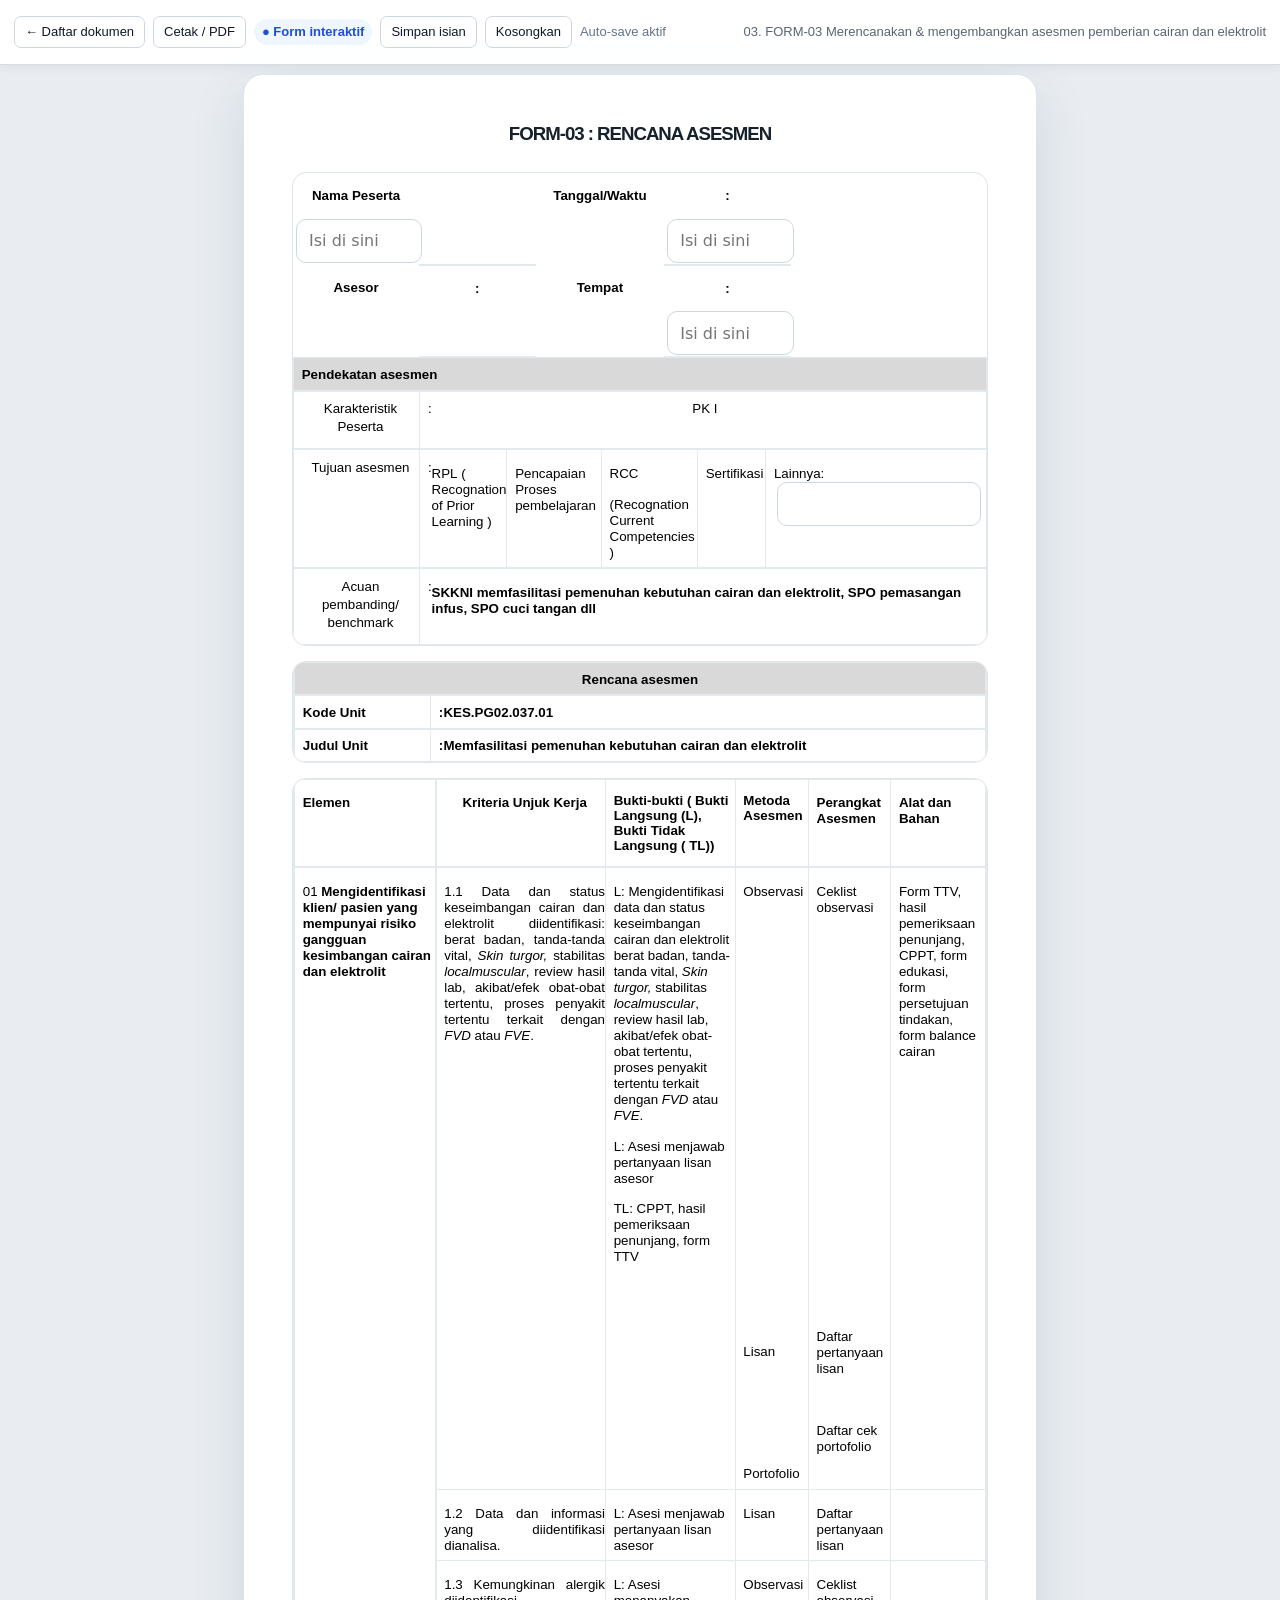
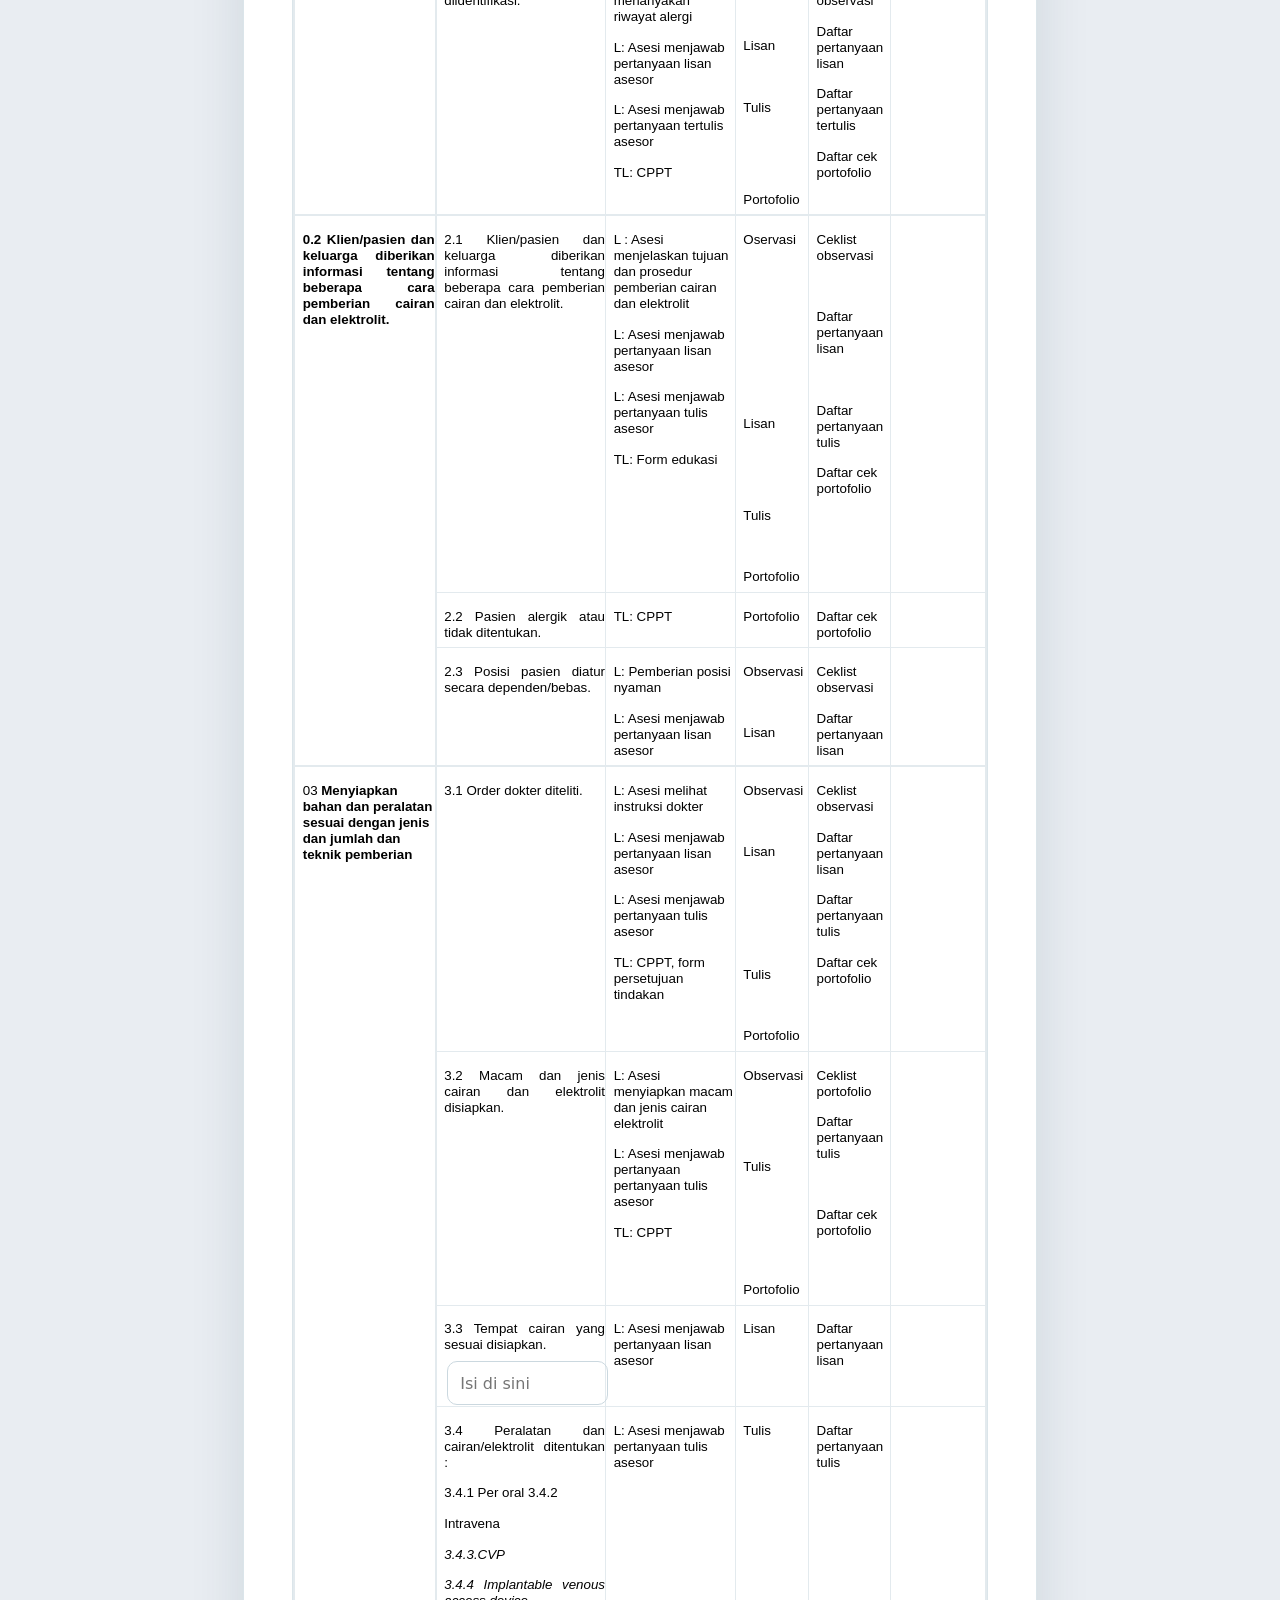
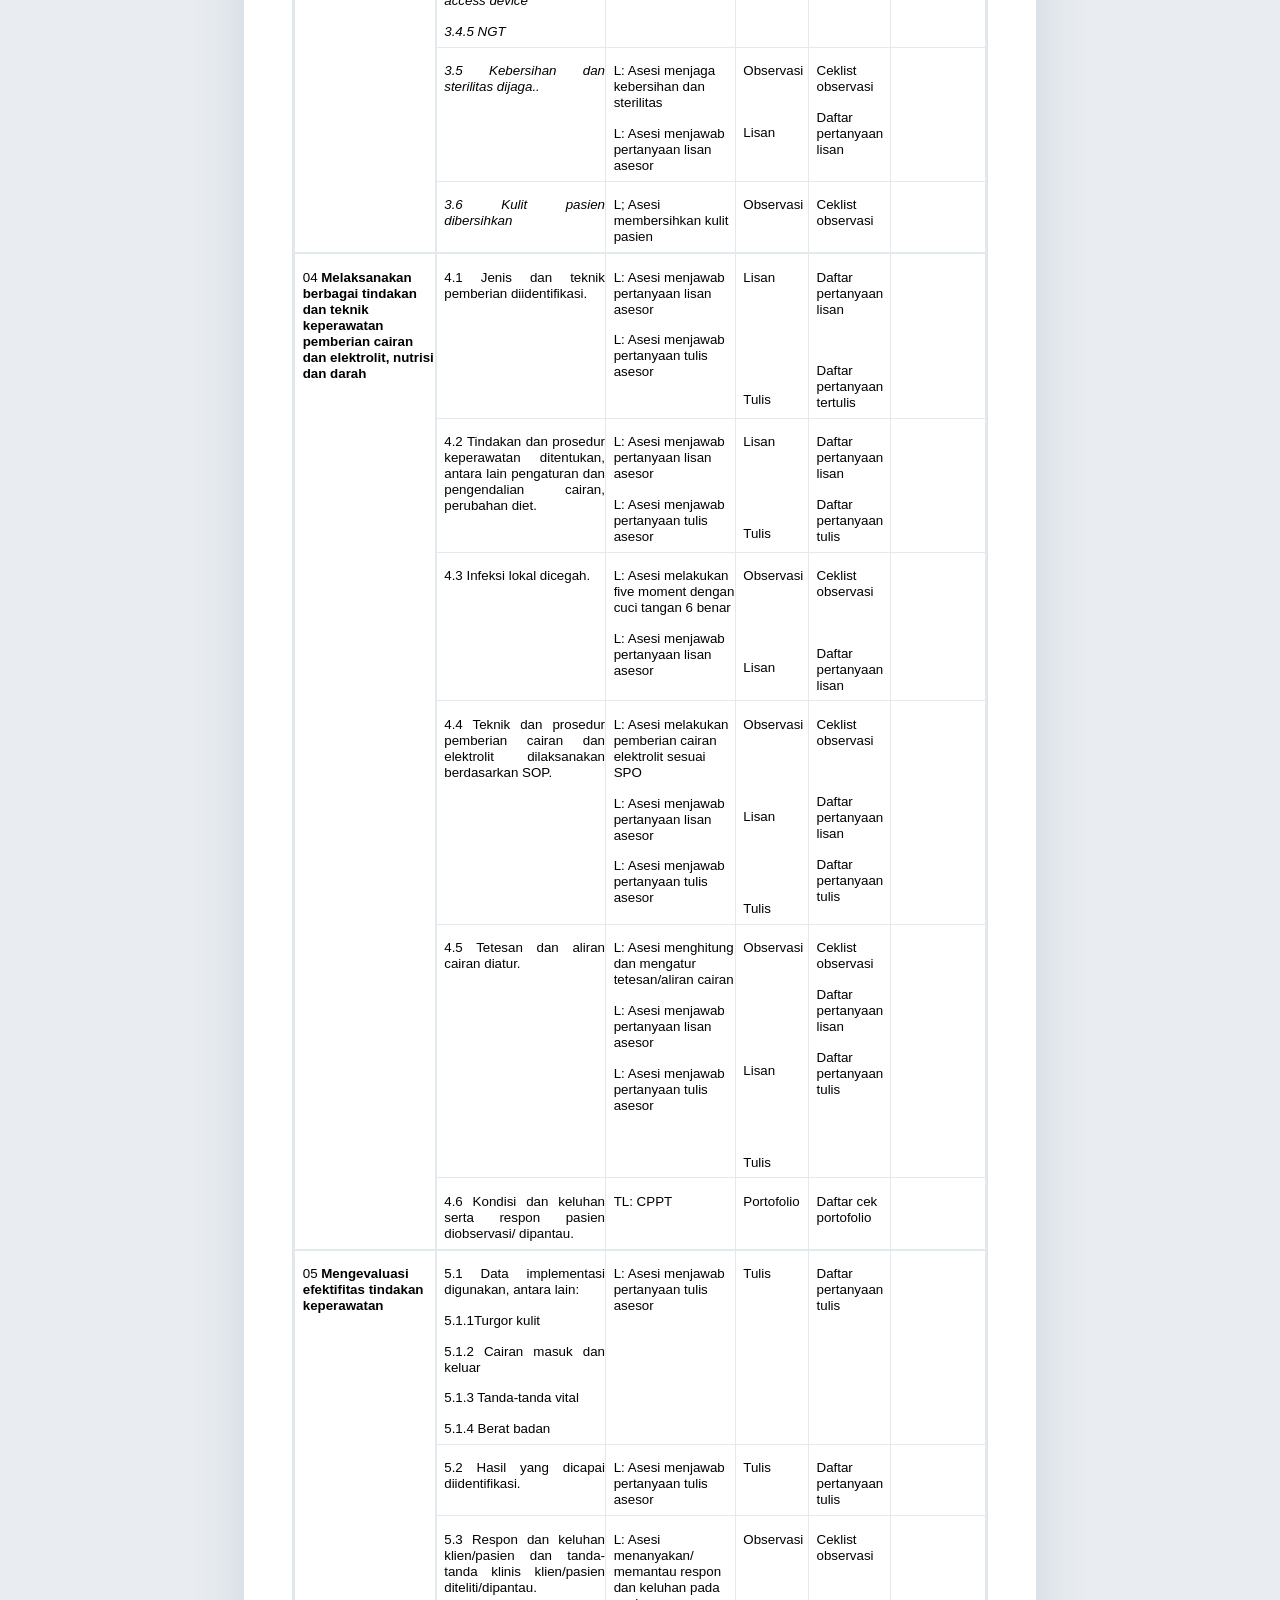
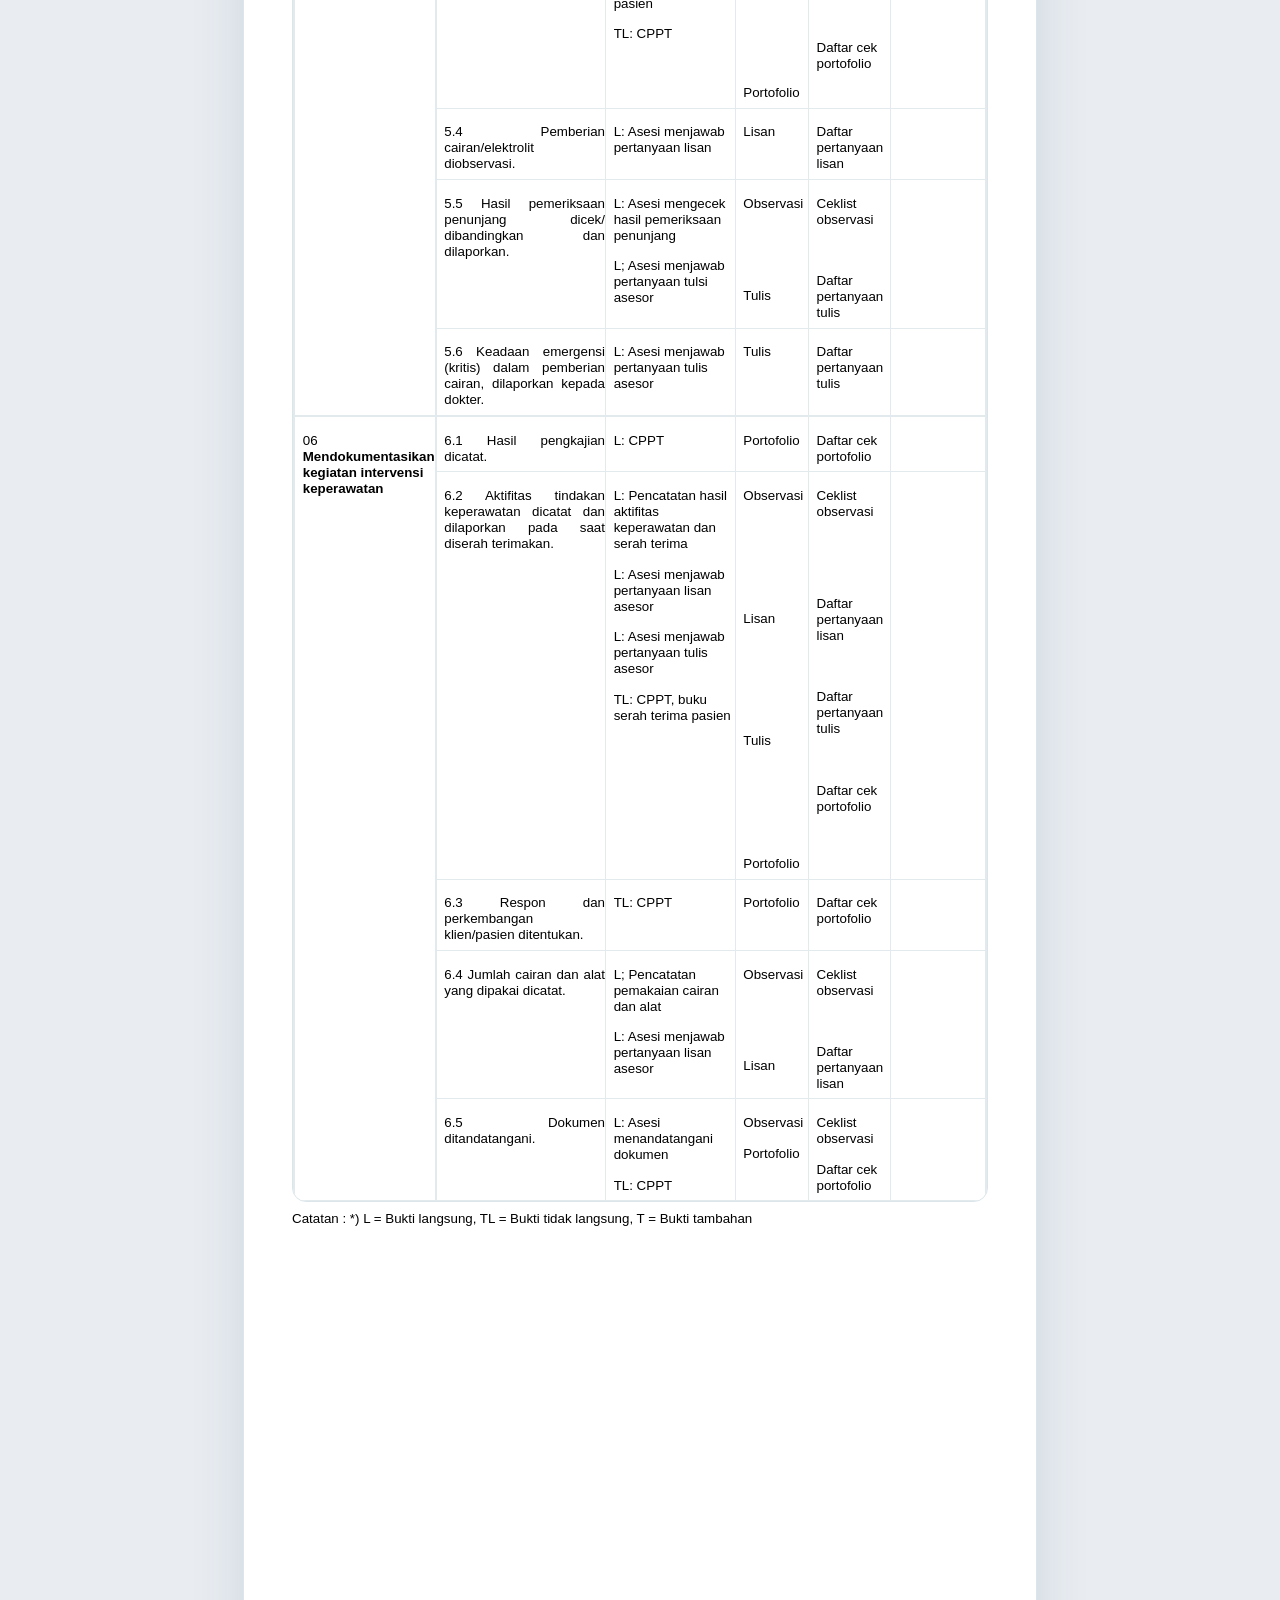
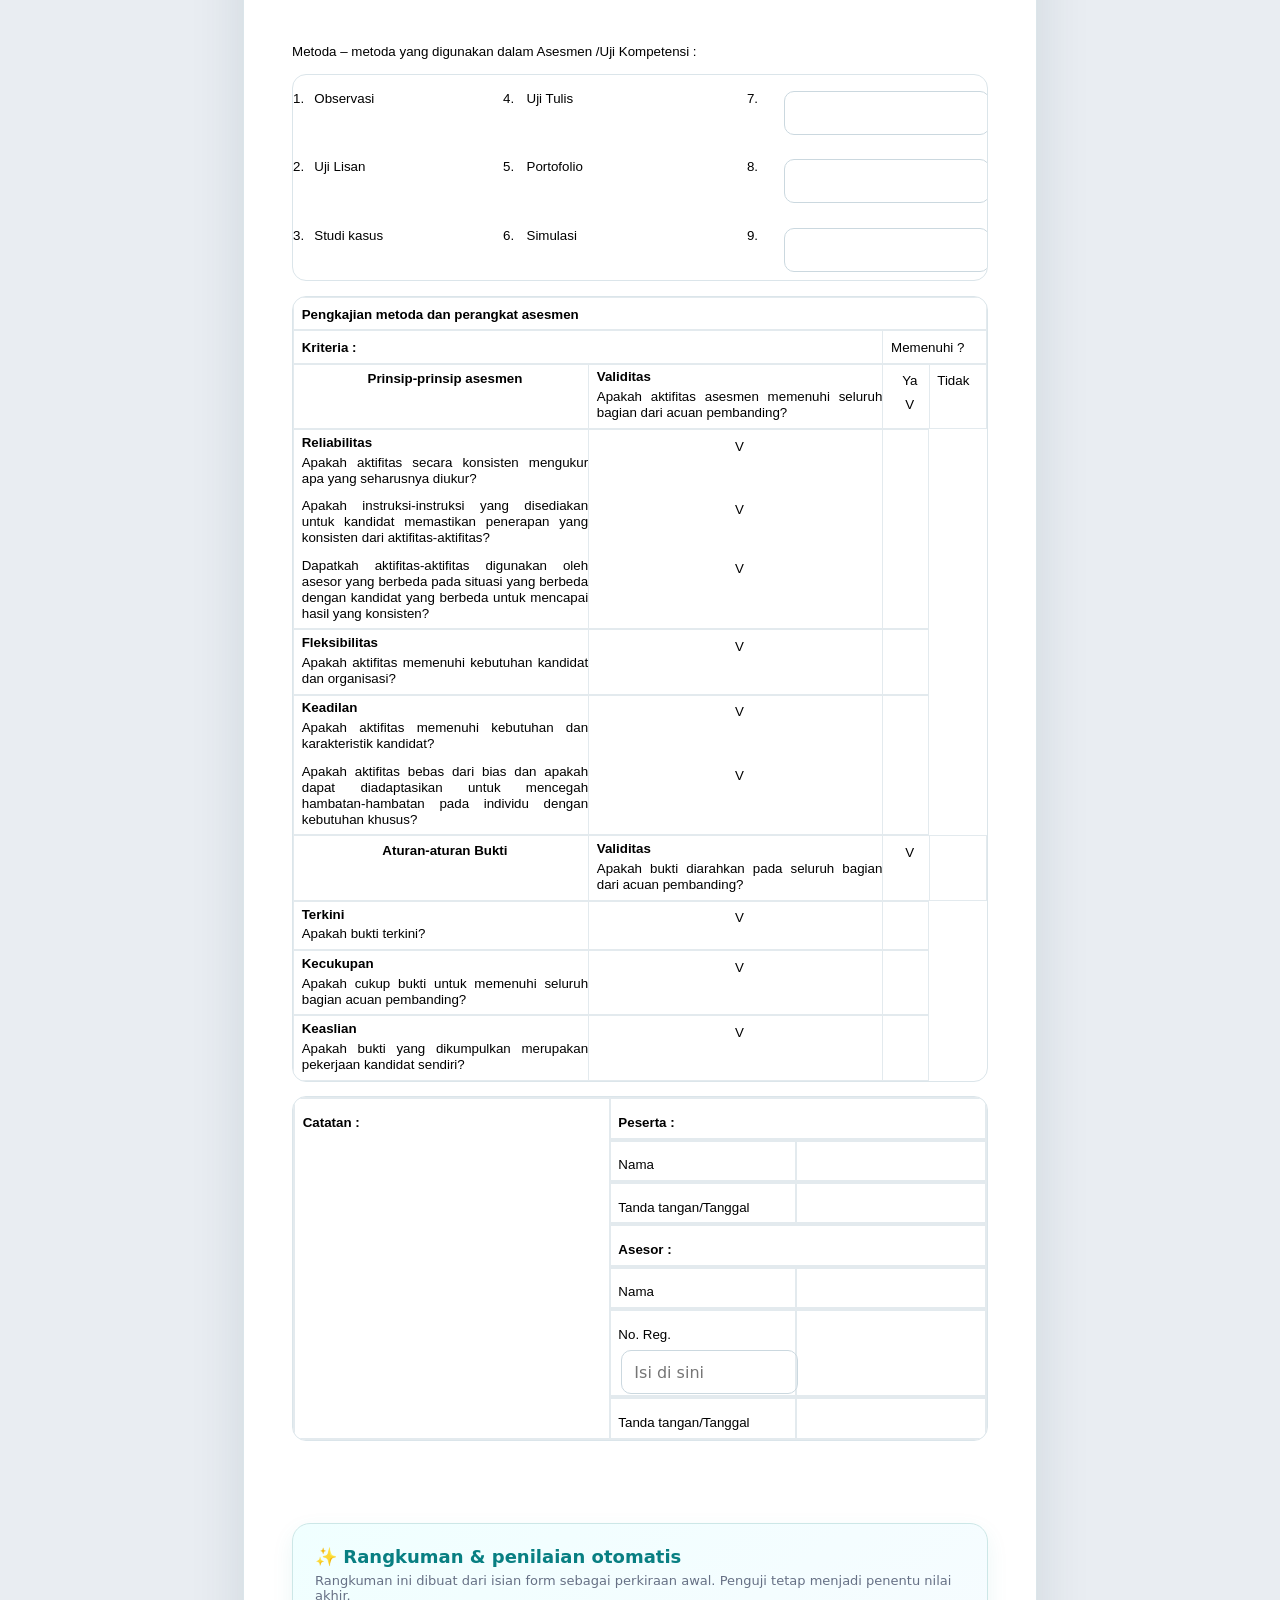
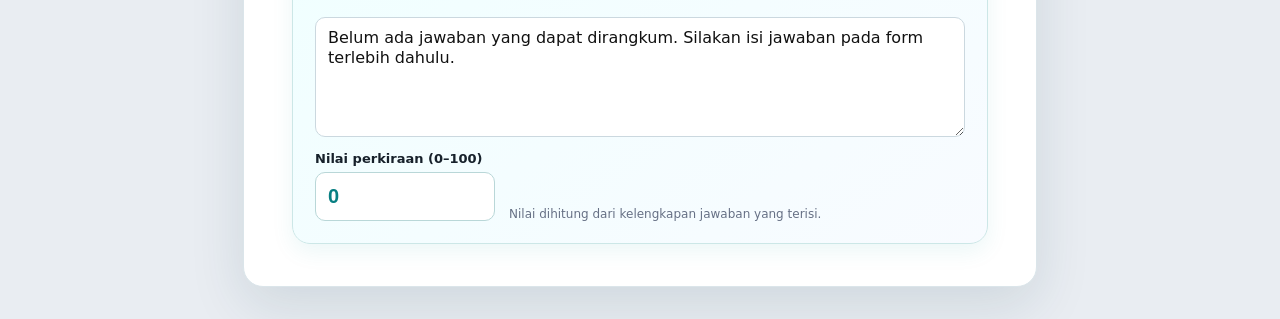
<file: form_html_cairan_elektrolit_interaktif/03. FORM-03 Merencanakan & mengembangkan asesmen pemberian cairan dan elektrolit .html>
<!DOCTYPE html>

<html>
<head>
<meta content="text/html; charset=utf-8" http-equiv="content-type"/>
<title>RENCANA ASESMEN</title>
<meta content="LibreOffice 25.2.3.2 (Linux)" name="generator"/>
<meta content="2009" name="author"/>
<meta content="2009-12-08T05:50:00" name="created"/>
<meta content="Kuni" name="changedby"/>
<meta content="2021-09-10T04:35:00" name="changed"/>
<meta content="SKEMA SERTIFIKASI:" name="classification"/>
<style type="text/css">
		@page { size: 8.27in 11.69in; margin-left: 1in; margin-right: 1in; margin-top: 0.5in; margin-bottom: 0.5in }
		p { color: #000000; direction: ltr; orphans: 2; widows: 2; margin-bottom: 0.08in; background: transparent }
		p.western { font-size: 11pt; so-language: id-ID; font-family: "Calibri", sans-serif }
		p.cjk { so-language: zh-CN; font-family: "Calibri", sans-serif; font-size: 11pt }
		p.ctl { font-size: 11pt; font-family: "Calibri", sans-serif; so-language: ar-SA }
		h2 { widows: 2; text-align: center; color: #000000; orphans: 2; direction: ltr; background: transparent; page-break-after: avoid }
		h2.western { font-weight: bold; so-language: en-US; font-size: 12pt; font-family: "Times New Roman", serif }
		h2.cjk { font-weight: bold; so-language: zh-CN; font-family: "MS Mincho", "ＭＳ 明朝", monospace; font-size: 12pt }
		h2.ctl { font-weight: bold; font-family: "Times New Roman", serif; font-size: 12pt; so-language: ar-SA }
		h3 { widows: 2; color: #000000; orphans: 2; direction: ltr; background: transparent; page-break-after: avoid }
		h3.western { font-weight: bold; so-language: en-US; font-size: 10pt; font-family: "Arial", sans-serif }
		h3.cjk { font-weight: bold; so-language: zh-CN; font-family: "MS Mincho", "ＭＳ 明朝", monospace; font-size: 10pt }
		h3.ctl { font-weight: bold; font-family: "Arial", sans-serif; font-size: 12pt; so-language: ar-SA }
		h5 { widows: 2; color: #000000; orphans: 2; direction: ltr; text-align: center; background: transparent; page-break-after: avoid }
		h5.western { font-weight: bold; so-language: en-US; font-size: 10pt; font-family: "Arial", sans-serif }
		h5.cjk { font-weight: bold; so-language: zh-CN; font-family: "MS Mincho", "ＭＳ 明朝", monospace; font-size: 10pt }
		h5.ctl { font-family: "Arial", sans-serif; font-size: 12pt; so-language: ar-SA }
	</style>
<meta content="width=device-width, initial-scale=1" name="viewport"/><style>
/* Enhancements added for browser viewing; original Word formatting remains intact. */
html { background:#e9edf2; }
body { margin:0 !important; padding:70px 18px 32px !important; background:#e9edf2 !important; min-width:0; }
.word-document { box-sizing:border-box; width:min(100%, 8.27in); margin:0 auto; background:white; padding:0.55in 0.55in 0.55in 0.55in; box-shadow:0 8px 30px rgba(0,0,0,.14); overflow-x:auto; }
.word-document table { max-width:100%; }
.word-document img { max-width:100%; height:auto; }
.html-toolbar { position:fixed; inset:0 0 auto 0; z-index:9999; height:52px; display:flex; align-items:center; gap:8px; padding:0 14px; background:rgba(255,255,255,.96); border-bottom:1px solid #d8dde5; box-shadow:0 2px 10px rgba(0,0,0,.06); font:13px/1.2 Arial,sans-serif; color:#1f2937; }
.html-toolbar a,.html-toolbar button { appearance:none; border:1px solid #cfd6df; background:#fff; color:#111827; border-radius:7px; padding:7px 10px; text-decoration:none; cursor:pointer; font:inherit; }
.html-toolbar a:hover,.html-toolbar button:hover { background:#f4f6f8; }
.html-toolbar .title { margin-left:auto; max-width:50vw; overflow:hidden; text-overflow:ellipsis; white-space:nowrap; color:#5b6472; }
.word-document[contenteditable="true"] { outline:3px solid rgba(31,111,235,.25); }
@media (max-width:760px) {
  body { padding:60px 8px 16px !important; }
  .word-document { width:100%; padding:20px 14px; box-shadow:none; }
  .html-toolbar .title { display:none; }
}
@media print {
  html,body { background:#fff !important; }
  body { padding:0 !important; }
  .html-toolbar { display:none !important; }
  .word-document { width:auto; margin:0; padding:0; box-shadow:none; overflow:visible; }
}
</style>
<style id="interactive-form-styles">
/* ===== Interactive form controls ===== */
:root { --form-blue:#2563eb; --form-border:#94a3b8; --form-soft:#eff6ff; }

.form-control-line {
  display:inline-block;
  box-sizing:border-box;
  min-width:120px;
  width:min(100%, 260px);
  height:25px;
  margin:1px 3px;
  padding:2px 5px;
  border:0;
  border-bottom:1px solid #111;
  border-radius:0;
  background:transparent;
  color:#111;
  font:inherit;
  vertical-align:baseline;
}
.form-control-line:focus,
.form-textarea:focus {
  outline:2px solid rgba(37,99,235,.24);
  outline-offset:1px;
  background:#f8fbff;
}

.form-textarea {
  box-sizing:border-box;
  display:block;
  width:100%;
  min-width:80px;
  min-height:54px;
  padding:5px 6px;
  resize:vertical;
  border:1px dashed #94a3b8;
  border-radius:4px;
  background:#fff;
  color:#111;
  font:inherit;
  line-height:1.25;
}
.form-textarea.compact { min-height:38px; }

.form-choice-cell {
  text-align:center !important;
  vertical-align:middle !important;
}
.form-choice {
  display:flex;
  align-items:center;
  justify-content:center;
  min-height:28px;
  cursor:pointer;
}
.form-choice input[type="radio"],
.form-choice input[type="checkbox"] {
  width:16px;
  height:16px;
  margin:0;
  accent-color:var(--form-blue);
  cursor:pointer;
}

.interactive-badge {
  display:inline-flex;
  align-items:center;
  gap:5px;
  padding:5px 8px;
  border-radius:999px;
  background:var(--form-soft);
  color:#1d4ed8;
  font-weight:700;
  white-space:nowrap;
}
.save-status { color:#64748b; white-space:nowrap; }

.html-toolbar { flex-wrap:wrap; height:auto !important; min-height:52px; padding-top:6px !important; padding-bottom:6px !important; }
body { padding-top:74px !important; }

@media (max-width:760px) {
  body { padding-top:112px !important; }
  .html-toolbar { gap:5px !important; }
  .html-toolbar a,.html-toolbar button { padding:6px 8px !important; }
  .interactive-badge,.save-status { font-size:11px; }
  .form-control-line { min-width:90px; width:min(100%, 190px); }
}

@media print {
  .form-control-line {
    border-bottom:1px solid #000 !important;
    background:transparent !important;
    outline:none !important;
  }
  .form-textarea {
    border:0 !important;
    min-height:28px;
    resize:none;
    overflow:visible;
    background:transparent !important;
  }
  .form-choice input { accent-color:#000; }
}
</style>
<style id="form3-polish">
  :root { --accent:#0f9b9d; --ink:#17212b; --muted:#667085; }
  html { background:linear-gradient(135deg,#eef8f8 0%,#f5f7fb 55%,#eef2ff 100%); }
  body { color:var(--ink); font-family:Inter,ui-sans-serif,system-ui,-apple-system,"Segoe UI",sans-serif !important; }
  .word-document { border:1px solid #dbe5ea; border-radius:20px; padding:34px clamp(18px,4vw,48px); box-shadow:0 18px 55px rgba(15,55,70,.12); }
  .word-document h5 { font:800 clamp(22px,3vw,34px)/1.15 Inter,ui-sans-serif,sans-serif; letter-spacing:-.03em; color:#17212b; margin:0 0 24px; }
  .word-document table { border-collapse:separate !important; border-spacing:0; width:100% !important; min-width:0 !important; overflow:hidden; border:1px solid #dbe5ea; border-radius:14px; }
  .word-document td,.word-document th { border-color:#e3eaee !important; vertical-align:top; }
  .form-textarea,.form-control-line,select.form-control-line,input.form-control-line { border:1px solid #cbd8df; border-radius:10px; background:#fbfdfd; min-height:44px; padding:10px 12px; }
  .form-control-line { height:44px; border-bottom:1px solid #cbd8df; }
  .form-textarea:focus,.form-control-line:focus,select:focus { outline:3px solid rgba(15,155,157,.18); border-color:var(--accent); background:#fff; }
  .assessor-select { display:block; width:100%; min-width:190px; font:inherit; color:var(--ink); }
  .ai-summary-card { margin:28px 0 8px; padding:22px; border:1px solid #cce7e7; border-radius:18px; background:linear-gradient(145deg,#f0ffff,#f8fbff); box-shadow:0 8px 22px rgba(15,155,157,.08); }
  .ai-summary-card h3 { margin:0 0 6px; color:#087f82; font-size:18px; }
  .ai-summary-card p { color:var(--muted); margin:0 0 14px; font-size:13px; }
  .ai-summary-card textarea { min-height:120px; background:#fff; }
  .score-row { display:flex; gap:14px; align-items:end; flex-wrap:wrap; margin-top:14px; }
  .score-box { min-width:180px; }
  .score-box label { display:block; font-weight:700; font-size:13px; margin-bottom:6px; }
  .score-box input { width:100%; box-sizing:border-box; padding:12px; border:1px solid #b9d7d8; border-radius:10px; font-size:20px; font-weight:800; color:#087f82; }
  .ai-note { font-size:12px; color:#667085; }
  .word-document textarea.form-textarea.compact { border:0 !important; background:transparent !important; box-shadow:none !important; resize:none; padding:0 !important; min-height:24px; color:inherit; }
  .word-document textarea.form-textarea.compact:focus { outline:0 !important; background:transparent !important; }
  .word-document > textarea.form-textarea, .word-document td > textarea.form-textarea { border:0 !important; background:transparent !important; box-shadow:none !important; resize:none; padding:0 !important; min-height:24px; }
  .ai-summary-card textarea.form-textarea { border:1px solid #cbd8df !important; background:#fff !important; padding:10px 12px !important; resize:vertical; min-height:120px; }
  .word-document table td textarea, .word-document table th textarea { background:transparent !important; border:0 !important; box-shadow:none !important; outline:0 !important; resize:none !important; padding:0 !important; min-height:24px !important; }
  .word-document table td textarea:focus, .word-document table th textarea:focus { background:transparent !important; border:0 !important; outline:0 !important; }
  .word-document .form-control-line { background:transparent; box-shadow:none; }
  .word-document table { table-layout:auto; }
  @media(max-width:760px) { .word-document { border-radius:14px; padding:24px 12px; } .word-document table { display:block; overflow-x:auto; } .word-document table tbody { min-width:640px; display:table; width:100%; } }
</style>

<link rel="stylesheet" href="form-enhancements.css" />
</head>
<body dir="ltr" lang="en-US" link="#000080" text="#000000" vlink="#800000"><div class="html-toolbar"><a href="index.html">← Daftar dokumen</a><button onclick="window.print()" type="button">Cetak / PDF</button><button id="editBtn" onclick="toggleEdit()" type="button">Mode isi</button><span class="title">03. FORM-03 Merencanakan &amp; mengembangkan asesmen pemberian cairan dan elektrolit </span></div><div class="word-document" id="wordDocument"><h5 class="western">
<font size="4" style="font-size: 14pt">FORM-03 :  </font><span style="text-transform: uppercase"><font size="4" style="font-size: 14pt">RENCANA
ASESMEN </font></span>
</h5>
<h2 class="western" style="line-height: 0.11in"></h2>
<table cellpadding="7" cellspacing="0" width="668">
<colgroup>
<col width="76"/>
<col width="38"/>
</colgroup>
<colgroup>
<col width="5"/>
<col width="81"/>
</colgroup>
<colgroup>
<col width="27"/>
<col width="56"/>
</colgroup>
<colgroup>
<col width="62"/>
<col width="30"/>
</colgroup>
<colgroup>
<col width="63"/>
</colgroup>
<colgroup>
<col width="77"/>
<col width="4358"/>
<col width="4358"/>
<col width="4358"/>
<col width="4358"/>
<col width="4357"/>
</colgroup>
<tbody>
<tr>
<td height="12" style="border: none; padding: 0in" width="76"><h2 align="left" class="western">
<font face="Arial, sans-serif"><font size="2" style="font-size: 10pt">Nama
				Peserta</font></font></h2>
</td>
<td colspan="4" style="border-top: none; border-bottom: 1px solid #000000; border-left: none; border-right: none; padding: 0in" width="193"><h2 align="left" class="western">
</h2>
</td>
<td colspan="2" style="border: none; padding: 0in" width="132"><h2 align="left" class="western">
<font face="Arial, sans-serif"><font size="2" style="font-size: 10pt">Tanggal/Waktu</font></font></h2>
</td>
<td colspan="3" style="border-top: none; border-bottom: 1px solid #000000; border-left: none; border-right: none; padding: 0in" width="198"><h2 align="left" class="western">
<font face="Arial, sans-serif"><font size="2" style="font-size: 10pt">:
				</font></font>
</h2>
</td>
<td style="border: none; padding: 0in" valign="top" width="4358"><p class="western" lang="id-ID">
<br/>
</p>
</td>
<td style="border: none; padding: 0in" valign="top" width="4358"><p class="western" lang="id-ID">
<br/>
</p>
</td>
<td style="border: none; padding: 0in" valign="top" width="4358"><p class="western" lang="id-ID">
<br/>
</p>
</td>
<td style="border: none; padding: 0in" valign="top" width="4358"><p class="western" lang="id-ID">
<br/>
</p>
</td>
<td style="border: none; padding: 0in" valign="top" width="4357"><p class="western" lang="id-ID">
<br/>
</p>
</td>
</tr>
<tr>
<td height="12" style="border: none; padding: 0in" width="76"><h2 align="left" class="western">
<font face="Arial, sans-serif"><font size="2" style="font-size: 10pt">Asesor</font></font></h2>
</td>
<td colspan="4" style="border-top: 1px solid #000000; border-bottom: 1px solid #000000; border-left: none; border-right: none; padding: 0in" width="193"><h2 align="left" class="western">
<font face="Arial, sans-serif"><font size="2" style="font-size: 10pt">:
				</font></font>
</h2>
</td>
<td colspan="2" style="border: none; padding: 0in" width="132"><h2 align="left" class="western">
<font face="Arial, sans-serif"><font size="2" style="font-size: 10pt">Tempat</font></font></h2>
</td>
<td colspan="3" style="border-top: 1px solid #000000; border-bottom: 1px solid #000000; border-left: none; border-right: none; padding: 0in" width="198"><h2 align="left" class="western">
<font face="Arial, sans-serif"><font size="2" style="font-size: 10pt">:
				</font></font>
</h2>
</td>
<td style="border: none; padding: 0in" valign="top" width="4358"><p class="western" lang="id-ID">
<br/>
</p>
</td>
<td style="border: none; padding: 0in" valign="top" width="4358"><p class="western" lang="id-ID">
<br/>
</p>
</td>
<td style="border: none; padding: 0in" valign="top" width="4358"><p class="western" lang="id-ID">
<br/>
</p>
</td>
<td style="border: none; padding: 0in" valign="top" width="4358"><p class="western" lang="id-ID">
<br/>
</p>
</td>
<td style="border: none; padding: 0in" valign="top" width="4357"><p class="western" lang="id-ID">
<br/>
</p>
</td>
</tr>
</tbody>
<tbody>
<tr>
<td bgcolor="#d9d9d9" colspan="15" height="24" style="background: #d9d9d9; border: 1px solid #000000; padding: 0in 0.08in" valign="top" width="654"><p class="western" lang="id-ID" style="margin-top: 0.08in">
<font face="Arial, sans-serif"><font size="2" style="font-size: 10pt"><span lang="en-US"><b>P</b></span></font></font><font face="Arial, sans-serif"><font size="2" style="font-size: 10pt"><b>endekatan
				asesmen</b></font></font></p>
</td>
</tr>
</tbody>
<tbody>
<tr valign="top">
<td colspan="2" height="44" style="border-top: 1px solid #000000; border-bottom: 1px solid #000000; border-left: 1px solid #000000; border-right: none; padding-top: 0in; padding-bottom: 0in; padding-left: 0.08in; padding-right: 0in" width="128"><h2 align="left" class="western" style="margin-top: 0.08in; font-weight: normal">
<font face="Arial, sans-serif"><font size="2" style="font-size: 10pt">Karakteristik
				Peserta</font></font></h2>
</td>
<td style="border-top: 1px solid #000000; border-bottom: 1px solid #000000; border-left: 1px solid #000000; border-right: none; padding-top: 0in; padding-bottom: 0in; padding-left: 0.08in; padding-right: 0in" width="5"><h2 align="left" class="western" style="font-weight: normal; margin-top: 0.08in">
<font face="Arial, sans-serif"><font size="2" style="font-size: 10pt">:</font></font></h2>
</td>
<td colspan="12" style="border-top: 1px solid #000000; border-bottom: 1px solid #000000; border-left: none; border-right: 1px solid #000000; padding-top: 0in; padding-bottom: 0in; padding-left: 0in; padding-right: 0.08in" width="493"><h2 align="left" class="western" style="font-weight: normal; margin-top: 0.08in">
<font face="Arial, sans-serif"><font size="2" style="font-size: 10pt">PK
				I</font></font></h2>
</td>
</tr>
</tbody>
<tbody>
<tr>
<td colspan="2" height="17" style="border-top: 1px solid #000000; border-bottom: 1px solid #000000; border-left: 1px solid #000000; border-right: none; padding-top: 0in; padding-bottom: 0in; padding-left: 0.08in; padding-right: 0in" valign="top" width="128"><h2 align="left" class="western" style="margin-top: 0.08in; font-weight: normal">
<font face="Arial, sans-serif"><font size="2" style="font-size: 10pt">Tujuan
				asesmen</font></font></h2>
</td>
<td style="border-top: 1px solid #000000; border-bottom: 1px solid #000000; border-left: 1px solid #000000; border-right: none; padding-top: 0in; padding-bottom: 0in; padding-left: 0.08in; padding-right: 0in" valign="top" width="5"><h2 align="left" class="western" style="margin-top: 0.08in; font-weight: normal">
<font face="Arial, sans-serif"><font size="2" style="font-size: 10pt">:</font></font></h2>
</td>
<td style="border-top: 1px solid #000000; border-bottom: 1px solid #000000; border-left: none; border-right: none; padding: 0in" width="81"><p class="western" lang="id-ID">
<font face="Arial, sans-serif"><font size="2" style="font-size: 10pt">RPL</font></font><font face="Arial, sans-serif"><font size="2" style="font-size: 10pt"><span lang="en-US">
				( Recognation of Prior Learning )</span></font></font></p>
</td>
<td colspan="2" style="border-top: 1px solid #000000; border-bottom: 1px solid #000000; border-left: 1px solid #000000; border-right: none; padding-top: 0in; padding-bottom: 0in; padding-left: 0.08in; padding-right: 0in" width="97"><p class="western" lang="id-ID">
<font face="Arial, sans-serif"><font size="2" style="font-size: 10pt"><span lang="en-US">Pencapaian
				</span></font></font><font face="Arial, sans-serif"><font size="2" style="font-size: 10pt">Proses
				pembelajaran</font></font></p>
</td>
<td colspan="2" style="border-top: 1px solid #000000; border-bottom: 1px solid #000000; border-left: 1px solid #000000; border-right: none; padding-top: 0in; padding-bottom: 0in; padding-left: 0.08in; padding-right: 0in" width="106"><p class="western" lang="id-ID" style="margin-bottom: 0in">
<font face="Arial, sans-serif"><font size="2" style="font-size: 10pt">RCC</font></font></p>
<p class="western"><font face="Arial, sans-serif"><font size="2" style="font-size: 10pt">(Recognation
				Current Competencies )</font></font></p>
</td>
<td style="border-top: 1px solid #000000; border-bottom: 1px solid #000000; border-left: 1px solid #000000; border-right: none; padding-top: 0in; padding-bottom: 0in; padding-left: 0.08in; padding-right: 0in" valign="top" width="63"><p class="western" lang="id-ID">
<font face="Arial, sans-serif"><font size="2" style="font-size: 10pt">Sertifikasi</font></font></p>
</td>
<td colspan="6" style="border: 1px solid #000000; padding: 0in 0.08in" valign="top" width="89"><p class="western" lang="id-ID">
<font face="Arial, sans-serif"><font size="2" style="font-size: 10pt">Lainnya:
				……………………</font></font></p>
</td>
</tr>
</tbody>
<tbody>
<tr>
<td colspan="2" height="7" style="border-top: 1px solid #000000; border-bottom: 1px solid #000000; border-left: 1px solid #000000; border-right: none; padding-top: 0in; padding-bottom: 0in; padding-left: 0.08in; padding-right: 0in" valign="top" width="128"><h2 align="left" class="western" style="font-weight: normal; margin-top: 0.08in">
<font face="Arial, sans-serif"><font size="2" style="font-size: 10pt">Acuan
				pembanding/ benchmark</font></font></h2>
</td>
<td style="border-top: 1px solid #000000; border-bottom: 1px solid #000000; border-left: 1px solid #000000; border-right: none; padding-top: 0in; padding-bottom: 0in; padding-left: 0.08in; padding-right: 0in" valign="top" width="5"><h2 align="left" class="western" style="margin-top: 0.08in; font-weight: normal">
<font face="Arial, sans-serif"><font size="2" style="font-size: 10pt">:</font></font></h2>
</td>
<td colspan="12" style="border-top: 1px solid #000000; border-bottom: 1px solid #000000; border-left: none; border-right: 1px solid #000000; padding-top: 0in; padding-bottom: 0in; padding-left: 0in; padding-right: 0.08in" width="493"><p class="western">
<font face="Arial, sans-serif"><font size="2" style="font-size: 10pt"><b>SKKNI
				memfasilitasi pemenuhan kebutuhan cairan dan elektrolit, SPO
				pemasangan infus, SPO cuci tangan dll</b></font></font></p>
</td>
</tr>
</tbody>
</table>
<p align="justify" class="western" style="margin-bottom: 0in"></p>
<p align="justify" class="western" style="margin-bottom: 0in"></p>
<table cellpadding="7" cellspacing="0" width="693">
<colgroup>
<col width="124"/>
</colgroup>
<colgroup>
<col width="4"/>
<col width="521"/>
</colgroup>
<tr>
<td bgcolor="#d9d9d9" colspan="3" height="17" style="background: #d9d9d9; border-top: 1px solid #000000; border-bottom: 1px solid #000000; border-left: 1.50pt solid #000000; border-right: 1.50pt solid #000000; padding: 0in 0.08in" valign="top" width="677"><p align="center" class="western" lang="id-ID" style="margin-top: 0.08in">
<font face="Arial, sans-serif"><font size="2" style="font-size: 10pt"><span lang="en-US"><b>R</b></span></font></font><font face="Arial, sans-serif"><font size="2" style="font-size: 10pt"><b>encana
			asesmen</b></font></font></p>
</td>
</tr>
<tr valign="top">
<td height="18" style="border-top: 1px solid #000000; border-bottom: 1px solid #000000; border-left: 1.50pt solid #000000; border-right: none; padding-top: 0in; padding-bottom: 0in; padding-left: 0.08in; padding-right: 0in" width="124"><p class="western" lang="id-ID" style="margin-top: 0.08in">
<font face="Arial, sans-serif"><font size="2" style="font-size: 10pt"><span lang="en-US"><b>Kode</b></span></font></font><font face="Arial, sans-serif"><font size="2" style="font-size: 10pt"><b>
			Unit </b></font></font>
</p>
</td>
<td style="border-top: 1px solid #000000; border-bottom: 1px solid #000000; border-left: 1px solid #000000; border-right: none; padding-top: 0in; padding-bottom: 0in; padding-left: 0.08in; padding-right: 0in" width="4"><p class="western" lang="id-ID" style="margin-top: 0.08in">
<font face="Arial, sans-serif"><font size="2" style="font-size: 10pt"><b>:</b></font></font></p>
</td>
<td style="border-top: 1px solid #000000; border-bottom: 1px solid #000000; border-left: none; border-right: 1.50pt solid #000000; padding-top: 0in; padding-bottom: 0in; padding-left: 0in; padding-right: 0.08in" width="521"><p class="western" lang="de-DE" style="margin-top: 0.08in">
<font face="Arial, sans-serif"><font size="2" style="font-size: 10pt"><b>KES.PG02.037.01</b></font></font></p>
</td>
</tr>
<tr valign="top">
<td height="25" style="border-top: 1px solid #000000; border-bottom: 1px solid #000000; border-left: 1.50pt solid #000000; border-right: none; padding-top: 0in; padding-bottom: 0in; padding-left: 0.08in; padding-right: 0in" width="124"><p class="western" lang="id-ID" style="margin-top: 0.08in">
<font face="Arial, sans-serif"><font size="2" style="font-size: 10pt"><b>Judul
			Unit</b></font></font></p>
</td>
<td style="border-top: 1px solid #000000; border-bottom: 1px solid #000000; border-left: 1px solid #000000; border-right: none; padding-top: 0in; padding-bottom: 0in; padding-left: 0.08in; padding-right: 0in" width="4"><p class="western" lang="id-ID" style="margin-top: 0.08in">
<font face="Arial, sans-serif"><font size="2" style="font-size: 10pt"><b>:</b></font></font></p>
</td>
<td style="border-top: 1px solid #000000; border-bottom: 1px solid #000000; border-left: none; border-right: 1.50pt solid #000000; padding-top: 0in; padding-bottom: 0in; padding-left: 0in; padding-right: 0.08in" width="521"><p align="justify" class="western" style="margin-top: 0.08in">
<font face="Arial, sans-serif"><font size="2" style="font-size: 10pt"><b>Memfasilitasi
			pemenuhan kebutuhan cairan dan elektrolit</b></font></font></p>
</td>
</tr>
</table>
<p class="western" lang="id-ID" style="margin-bottom: 0in"></p>
<table cellpadding="7" cellspacing="0" width="694">
<col width="87"/>
<col width="172"/>
<col width="128"/>
<col width="66"/>
<col width="76"/>
<col width="79"/>
<tr valign="top">
<td height="29" style="border-top: 1px solid #000000; border-bottom: 1px solid #000000; border-left: 1.50pt solid #000000; border-right: none; padding-top: 0in; padding-bottom: 0in; padding-left: 0.08in; padding-right: 0in" width="87"><p class="western" lang="id-ID" style="margin-bottom: 0in">
<font color="#000000"> </font><font color="#000000"><font face="Arial, sans-serif"><font size="2" style="font-size: 10pt"><span lang="en-US"><b>Elemen</b></span></font></font></font></p>
<p class="western"></p>
</td>
<td style="border-top: 1px solid #000000; border-bottom: 1px solid #000000; border-left: 1.50pt solid #000000; border-right: none; padding-top: 0in; padding-bottom: 0in; padding-left: 0.08in; padding-right: 0in" width="172"><p align="center" class="western" lang="id-ID">
<font color="#000000"> </font><font color="#000000"><font face="Arial, sans-serif"><font size="2" style="font-size: 10pt"><b>Kriteria
			Unjuk Kerja</b></font></font></font></p>
</td>
<td style="border-top: 1px solid #000000; border-bottom: 1px solid #000000; border-left: 1px solid #000000; border-right: none; padding-top: 0in; padding-bottom: 0in; padding-left: 0.08in; padding-right: 0in" width="128"><h3 class="western" lang="nl-NL">
			Bukti-bukti ( Bukti Langsung (L), Bukti Tidak Langsung ( TL))</h3>
</td>
<td style="border-top: 1px solid #000000; border-bottom: 1px solid #000000; border-left: 1px solid #000000; border-right: none; padding-top: 0in; padding-bottom: 0in; padding-left: 0.08in; padding-right: 0in" width="66"><h3 class="western">
			Metoda Asesmen</h3>
</td>
<td style="border-top: 1px solid #000000; border-bottom: 1px solid #000000; border-left: 1px solid #000000; border-right: none; padding-top: 0in; padding-bottom: 0in; padding-left: 0.08in; padding-right: 0in" width="76"><p class="western" lang="id-ID">
<font face="Arial, sans-serif"><font size="2" style="font-size: 10pt"><b>Perangkat
			Asesmen </b></font></font>
</p>
</td>
<td style="border-top: 1px solid #000000; border-bottom: 1px solid #000000; border-left: 1px solid #000000; border-right: 1.50pt solid #000000; padding: 0in 0.08in" width="79"><p class="western">
<font face="Arial, sans-serif"><font size="2" style="font-size: 10pt"><b>Alat
			dan Bahan</b></font></font></p>
</td>
</tr>
<tr valign="top">
<td height="53" rowspan="3" style="border-top: 1px solid #000000; border-bottom: 1px solid #000000; border-left: 1.50pt solid #000000; border-right: none; padding-top: 0in; padding-bottom: 0in; padding-left: 0.08in; padding-right: 0in" width="87"><p class="western" lang="id-ID">
<font face="Arial, sans-serif"><font size="2" style="font-size: 10pt"><span lang="en-US">01
			</span></font></font><font face="Arial, sans-serif"><font size="2" style="font-size: 10pt"><span lang="fi-FI"><b>
</b></span></font></font><font face="Arial, sans-serif"><font size="2" style="font-size: 10pt"><span lang="de-DE"><b>Mengidentifikasi
			klien/ pasien yang mempunyai risiko gangguan kesimbangan cairan
			dan elektrolit</b></span></font></font></p>
</td>
<td style="border-top: 1px solid #000000; border-bottom: 1px solid #000000; border-left: 1.50pt solid #000000; border-right: none; padding-top: 0in; padding-bottom: 0in; padding-left: 0.08in; padding-right: 0in" width="172"><p align="justify" class="western" lang="id-ID" style="margin-bottom: 0in">
<font face="Arial, sans-serif"><font size="2" style="font-size: 10pt"><span lang="fi-FI">1.1
			Data dan status keseimbangan cairan dan elektrolit diidentifikasi:
			berat badan, tanda-tanda vital, </span></font></font><font face="Arial, sans-serif"><font size="2" style="font-size: 10pt"><span lang="fi-FI"><i>Skin
			turgor, </i></span></font></font><font face="Arial, sans-serif"><font size="2" style="font-size: 10pt"><span lang="fi-FI">stabilitas
			</span></font></font><font face="Arial, sans-serif"><font size="2" style="font-size: 10pt"><span lang="fi-FI"><i>localmuscular</i></span></font></font><font face="Arial, sans-serif"><font size="2" style="font-size: 10pt"><span lang="fi-FI">,
			review hasil lab, akibat/efek obat-obat tertentu, proses penyakit
			tertentu terkait dengan </span></font></font><font face="Arial, sans-serif"><font size="2" style="font-size: 10pt"><span lang="fi-FI"><i>FVD</i></span></font></font><font face="Arial, sans-serif"><font size="2" style="font-size: 10pt"><span lang="fi-FI">
			atau </span></font></font><font face="Arial, sans-serif"><font size="2" style="font-size: 10pt"><span lang="fi-FI"><i>FVE</i></span></font></font><font face="Arial, sans-serif"><font size="2" style="font-size: 10pt"><span lang="fi-FI">.</span></font></font></p>
<p align="justify" class="western" lang="id-ID" style="margin-bottom: 0in">
</p>
<p align="justify" class="western" lang="es-ES"></p>
</td>
<td style="border-top: 1px solid #000000; border-bottom: 1px solid #000000; border-left: 1px solid #000000; border-right: none; padding-top: 0in; padding-bottom: 0in; padding-left: 0.08in; padding-right: 0in" width="128"><p class="western" lang="id-ID" style="margin-bottom: 0in">
<font face="Arial, sans-serif"><font size="2" style="font-size: 10pt"><span lang="sv-SE">L:
			Mengidentifikasi d</span></font></font><font face="Arial, sans-serif"><font size="2" style="font-size: 10pt"><span lang="fi-FI">ata
			dan status keseimbangan cairan dan elektrolit berat badan,
			tanda-tanda vital, </span></font></font><font face="Arial, sans-serif"><font size="2" style="font-size: 10pt"><span lang="fi-FI"><i>Skin
			turgor, </i></span></font></font><font face="Arial, sans-serif"><font size="2" style="font-size: 10pt"><span lang="fi-FI">stabilitas
			</span></font></font><font face="Arial, sans-serif"><font size="2" style="font-size: 10pt"><span lang="fi-FI"><i>localmuscular</i></span></font></font><font face="Arial, sans-serif"><font size="2" style="font-size: 10pt"><span lang="fi-FI">,
			review hasil lab, akibat/efek obat-obat tertentu, proses penyakit
			tertentu terkait dengan </span></font></font><font face="Arial, sans-serif"><font size="2" style="font-size: 10pt"><span lang="fi-FI"><i>FVD</i></span></font></font><font face="Arial, sans-serif"><font size="2" style="font-size: 10pt"><span lang="fi-FI">
			atau </span></font></font><font face="Arial, sans-serif"><font size="2" style="font-size: 10pt"><span lang="fi-FI"><i>FVE</i></span></font></font><font face="Arial, sans-serif"><font size="2" style="font-size: 10pt"><span lang="fi-FI">.</span></font></font></p>
<p class="western" lang="id-ID" style="margin-bottom: 0in"></p>
<p class="western" lang="sv-SE" style="margin-bottom: 0in"><font face="Arial, sans-serif"><font size="2" style="font-size: 10pt">L:
			Asesi menjawab pertanyaan lisan asesor</font></font></p>
<p class="western" lang="id-ID" style="margin-bottom: 0in"></p>
<p class="western" lang="sv-SE"><font face="Arial, sans-serif"><font size="2" style="font-size: 10pt">TL:
			CPPT, hasil pemeriksaan penunjang, form TTV</font></font></p>
</td>
<td style="border-top: 1px solid #000000; border-bottom: 1px solid #000000; border-left: 1px solid #000000; border-right: none; padding-top: 0in; padding-bottom: 0in; padding-left: 0.08in; padding-right: 0in" width="66"><p class="western" lang="sv-SE" style="margin-bottom: 0in">
<font face="Arial, sans-serif"><font size="2" style="font-size: 10pt">Observasi</font></font></p>
<p class="western" lang="sv-SE" style="margin-bottom: 0in"><br/>
</p>
<p class="western" lang="sv-SE" style="margin-bottom: 0in"><br/>
</p>
<p class="western" lang="sv-SE" style="margin-bottom: 0in"><br/>
</p>
<p class="western" lang="sv-SE" style="margin-bottom: 0in"><br/>
</p>
<p class="western" lang="sv-SE" style="margin-bottom: 0in"><br/>
</p>
<p class="western" lang="sv-SE" style="margin-bottom: 0in"><br/>
</p>
<p class="western" lang="sv-SE" style="margin-bottom: 0in"><br/>
</p>
<p class="western" lang="sv-SE" style="margin-bottom: 0in"><br/>
</p>
<p class="western" lang="sv-SE" style="margin-bottom: 0in"><br/>
</p>
<p class="western" lang="sv-SE" style="margin-bottom: 0in"><br/>
</p>
<p class="western" lang="sv-SE" style="margin-bottom: 0in"><br/>
</p>
<p class="western" lang="sv-SE" style="margin-bottom: 0in"><br/>
</p>
<p class="western" lang="sv-SE" style="margin-bottom: 0in"><br/>
</p>
<p class="western" lang="sv-SE" style="margin-bottom: 0in"><br/>
</p>
<p class="western" lang="sv-SE" style="margin-bottom: 0in"><font face="Arial, sans-serif"><font size="2" style="font-size: 10pt">Lisan</font></font></p>
<p class="western" lang="sv-SE" style="margin-bottom: 0in"><br/>
</p>
<p class="western" lang="sv-SE" style="margin-bottom: 0in"><br/>
</p>
<p class="western" lang="sv-SE" style="margin-bottom: 0in"><br/>
</p>
<p class="western" lang="sv-SE"><font face="Arial, sans-serif"><font size="2" style="font-size: 10pt">Portofolio</font></font></p>
</td>
<td style="border-top: 1px solid #000000; border-bottom: 1px solid #000000; border-left: 1px solid #000000; border-right: none; padding-top: 0in; padding-bottom: 0in; padding-left: 0.08in; padding-right: 0in" width="76"><p class="western" lang="sv-SE" style="margin-bottom: 0in">
<font face="Arial, sans-serif"><font size="2" style="font-size: 10pt">Ceklist
			observasi</font></font></p>
<p class="western" lang="sv-SE" style="margin-bottom: 0in"><br/>
</p>
<p class="western" lang="sv-SE" style="margin-bottom: 0in"><br/>
</p>
<p class="western" lang="sv-SE" style="margin-bottom: 0in"><br/>
</p>
<p class="western" lang="sv-SE" style="margin-bottom: 0in"><br/>
</p>
<p class="western" lang="sv-SE" style="margin-bottom: 0in"><br/>
</p>
<p class="western" lang="sv-SE" style="margin-bottom: 0in"><br/>
</p>
<p class="western" lang="sv-SE" style="margin-bottom: 0in"><br/>
</p>
<p class="western" lang="sv-SE" style="margin-bottom: 0in"><br/>
</p>
<p class="western" lang="sv-SE" style="margin-bottom: 0in"><br/>
</p>
<p class="western" lang="sv-SE" style="margin-bottom: 0in"><br/>
</p>
<p class="western" lang="sv-SE" style="margin-bottom: 0in"><br/>
</p>
<p class="western" lang="sv-SE" style="margin-bottom: 0in"><br/>
</p>
<p class="western" lang="sv-SE" style="margin-bottom: 0in"><br/>
</p>
<p class="western" lang="sv-SE" style="margin-bottom: 0in"><font face="Arial, sans-serif"><font size="2" style="font-size: 10pt">Daftar
			pertanyaan lisan</font></font></p>
<p class="western" lang="sv-SE" style="margin-bottom: 0in"><br/>
</p>
<p class="western" lang="sv-SE"><font face="Arial, sans-serif"><font size="2" style="font-size: 10pt">Daftar
			cek portofolio</font></font></p>
</td>
<td style="border-top: 1px solid #000000; border-bottom: 1px solid #000000; border-left: 1px solid #000000; border-right: 1.50pt solid #000000; padding: 0in 0.08in" width="79"><p class="western" lang="sv-SE">
<font face="Arial, sans-serif"><font size="2" style="font-size: 10pt">Form
			TTV, hasil pemeriksaan penunjang, CPPT, form edukasi, form
			persetujuan tindakan, form balance cairan</font></font></p>
</td>
</tr>
<tr valign="top">
<td style="border-top: none; border-bottom: 1px solid #000000; border-left: 1.50pt solid #000000; border-right: none; padding-top: 0in; padding-bottom: 0in; padding-left: 0.08in; padding-right: 0in" width="172"><p align="justify" class="western" lang="it-IT">
<font face="Arial, sans-serif"><font size="2" style="font-size: 10pt">1.2
			Data dan informasi yang diidentifikasi dianalisa.</font></font></p>
</td>
<td style="border-top: none; border-bottom: 1px solid #000000; border-left: 1px solid #000000; border-right: none; padding-top: 0in; padding-bottom: 0in; padding-left: 0.08in; padding-right: 0in" width="128"><p class="western" lang="sv-SE">
<font face="Arial, sans-serif"><font size="2" style="font-size: 10pt">L:
			 Asesi menjawab pertanyaan lisan asesor</font></font></p>
</td>
<td style="border-top: none; border-bottom: 1px solid #000000; border-left: 1px solid #000000; border-right: none; padding-top: 0in; padding-bottom: 0in; padding-left: 0.08in; padding-right: 0in" width="66"><p class="western" lang="sv-SE" style="margin-bottom: 0in">
<font face="Arial, sans-serif"><font size="2" style="font-size: 10pt">Lisan</font></font></p>
<p class="western" lang="sv-SE"><br/>
</p>
</td>
<td style="border-top: none; border-bottom: 1px solid #000000; border-left: 1px solid #000000; border-right: none; padding-top: 0in; padding-bottom: 0in; padding-left: 0.08in; padding-right: 0in" width="76"><p class="western" lang="sv-SE">
<font face="Arial, sans-serif"><font size="2" style="font-size: 10pt">Daftar
			pertanyaan lisan</font></font></p>
</td>
<td style="border-top: none; border-bottom: 1px solid #000000; border-left: 1px solid #000000; border-right: 1.50pt solid #000000; padding: 0in 0.08in" width="79"><p class="western" lang="sv-SE">
</p>
</td>
</tr>
<tr valign="top">
<td style="border-top: none; border-bottom: 1px solid #000000; border-left: 1.50pt solid #000000; border-right: none; padding-top: 0in; padding-bottom: 0in; padding-left: 0.08in; padding-right: 0in" width="172"><p align="justify" class="western" lang="it-IT">
<font face="Arial, sans-serif"><font size="2" style="font-size: 10pt">1.3
			Kemungkinan alergik diidentifikasi.</font></font></p>
</td>
<td style="border-top: none; border-bottom: 1px solid #000000; border-left: 1px solid #000000; border-right: none; padding-top: 0in; padding-bottom: 0in; padding-left: 0.08in; padding-right: 0in" width="128"><p class="western" lang="sv-SE" style="margin-bottom: 0in">
<font face="Arial, sans-serif"><font size="2" style="font-size: 10pt">L:
			Asesi menanyakan riwayat alergi</font></font></p>
<p class="western" lang="sv-SE" style="margin-bottom: 0in"><font face="Arial, sans-serif"><font size="2" style="font-size: 10pt">L:
			Asesi menjawab pertanyaan lisan asesor</font></font></p>
<p class="western" lang="sv-SE" style="margin-bottom: 0in"><font face="Arial, sans-serif"><font size="2" style="font-size: 10pt">L:
			Asesi  menjawab pertanyaan tertulis asesor</font></font></p>
<p class="western" lang="sv-SE"><font face="Arial, sans-serif"><font size="2" style="font-size: 10pt">TL:
			CPPT</font></font></p>
</td>
<td style="border-top: none; border-bottom: 1px solid #000000; border-left: 1px solid #000000; border-right: none; padding-top: 0in; padding-bottom: 0in; padding-left: 0.08in; padding-right: 0in" width="66"><p class="western" lang="sv-SE" style="margin-bottom: 0in">
<font face="Arial, sans-serif"><font size="2" style="font-size: 10pt">Observasi</font></font></p>
<p class="western" lang="sv-SE" style="margin-bottom: 0in"><br/>
</p>
<p class="western" lang="sv-SE" style="margin-bottom: 0in"><font face="Arial, sans-serif"><font size="2" style="font-size: 10pt">Lisan</font></font></p>
<p class="western" lang="sv-SE" style="margin-bottom: 0in"><br/>
</p>
<p class="western" lang="sv-SE" style="margin-bottom: 0in"><font face="Arial, sans-serif"><font size="2" style="font-size: 10pt">Tulis</font></font></p>
<p class="western" lang="sv-SE" style="margin-bottom: 0in"><br/>
</p>
<p class="western" lang="sv-SE" style="margin-bottom: 0in"><br/>
</p>
<p class="western" lang="sv-SE"><font face="Arial, sans-serif"><font size="2" style="font-size: 10pt">Portofolio</font></font></p>
</td>
<td style="border-top: none; border-bottom: 1px solid #000000; border-left: 1px solid #000000; border-right: none; padding-top: 0in; padding-bottom: 0in; padding-left: 0.08in; padding-right: 0in" width="76"><p class="western" lang="sv-SE" style="margin-bottom: 0in">
<font face="Arial, sans-serif"><font size="2" style="font-size: 10pt">Ceklist
			observasi</font></font></p>
<p class="western" lang="sv-SE" style="margin-bottom: 0in"><font face="Arial, sans-serif"><font size="2" style="font-size: 10pt">Daftar
			pertanyaan lisan</font></font></p>
<p class="western" lang="sv-SE" style="margin-bottom: 0in"><font face="Arial, sans-serif"><font size="2" style="font-size: 10pt">Daftar
			pertanyaan tertulis</font></font></p>
<p class="western" lang="sv-SE"><font face="Arial, sans-serif"><font size="2" style="font-size: 10pt">Daftar
			cek portofolio</font></font></p>
</td>
<td style="border-top: none; border-bottom: 1px solid #000000; border-left: 1px solid #000000; border-right: 1.50pt solid #000000; padding: 0in 0.08in" width="79"><p class="western" lang="sv-SE">
</p>
</td>
</tr>
<tr valign="top">
<td height="53" rowspan="3" style="border-top: 1px solid #000000; border-bottom: 1px solid #000000; border-left: 1.50pt solid #000000; border-right: none; padding-top: 0in; padding-bottom: 0in; padding-left: 0.08in; padding-right: 0in" width="87"><p align="justify" class="western" lang="id-ID">
<font face="Arial, sans-serif"><font size="2" style="font-size: 10pt"><span lang="de-DE"><b>0.2
			Klien/pasien dan keluarga diberikan informasi tentang beberapa
			cara pemberian cairan dan elektrolit</b></span></font></font><font face="Arial, sans-serif"><font size="2" style="font-size: 10pt"><b>.</b></font></font></p>
</td>
<td style="border-top: 1px solid #000000; border-bottom: 1px solid #000000; border-left: 1.50pt solid #000000; border-right: none; padding-top: 0in; padding-bottom: 0in; padding-left: 0.08in; padding-right: 0in" width="172"><p align="justify" class="western" lang="id-ID" style="margin-bottom: 0in">
<font face="Arial, sans-serif"><font size="2" style="font-size: 10pt"><span lang="de-DE">2.1
			</span></font></font><font face="Arial, sans-serif"><font size="2" style="font-size: 10pt"><span lang="de-DE">Klien/pasien
			dan keluarga diberikan informasi tentang beberapa cara pemberian
			cairan dan elektrolit</span></font></font><font face="Arial, sans-serif"><font size="2" style="font-size: 10pt">.</font></font></p>
<p align="justify" class="western" lang="sv-SE"></p>
</td>
<td style="border-top: 1px solid #000000; border-bottom: 1px solid #000000; border-left: 1px solid #000000; border-right: none; padding-top: 0in; padding-bottom: 0in; padding-left: 0.08in; padding-right: 0in" width="128"><p class="western" lang="sv-SE" style="margin-bottom: 0in">
<font face="Arial, sans-serif"><font size="2" style="font-size: 10pt">L
			: Asesi menjelaskan tujuan dan prosedur pemberian cairan dan
			elektrolit</font></font></p>
<p class="western" lang="sv-SE" style="margin-bottom: 0in"><font face="Arial, sans-serif"><font size="2" style="font-size: 10pt">L:
			Asesi menjawab pertanyaan lisan asesor</font></font></p>
<p class="western" lang="sv-SE" style="margin-bottom: 0in"><font face="Arial, sans-serif"><font size="2" style="font-size: 10pt">L:
			Asesi menjawab pertanyaan tulis asesor</font></font></p>
<p class="western" lang="sv-SE"><font face="Arial, sans-serif"><font size="2" style="font-size: 10pt">TL:
			Form edukasi</font></font></p>
</td>
<td style="border-top: 1px solid #000000; border-bottom: 1px solid #000000; border-left: 1px solid #000000; border-right: none; padding-top: 0in; padding-bottom: 0in; padding-left: 0.08in; padding-right: 0in" width="66"><p class="western" lang="sv-SE" style="margin-bottom: 0in">
<font face="Arial, sans-serif"><font size="2" style="font-size: 10pt">Oservasi</font></font></p>
<p class="western" lang="sv-SE" style="margin-bottom: 0in"><br/>
</p>
<p class="western" lang="sv-SE" style="margin-bottom: 0in"><br/>
</p>
<p class="western" lang="sv-SE" style="margin-bottom: 0in"><br/>
</p>
<p class="western" lang="sv-SE" style="margin-bottom: 0in"><br/>
</p>
<p class="western" lang="sv-SE" style="margin-bottom: 0in"><br/>
</p>
<p class="western" lang="sv-SE" style="margin-bottom: 0in"><font face="Arial, sans-serif"><font size="2" style="font-size: 10pt">Lisan</font></font></p>
<p class="western" lang="sv-SE" style="margin-bottom: 0in"><br/>
</p>
<p class="western" lang="sv-SE" style="margin-bottom: 0in"><br/>
</p>
<p class="western" lang="sv-SE" style="margin-bottom: 0in"><font face="Arial, sans-serif"><font size="2" style="font-size: 10pt">Tulis</font></font></p>
<p class="western" lang="sv-SE" style="margin-bottom: 0in"><br/>
</p>
<p class="western" lang="sv-SE"><font face="Arial, sans-serif"><font size="2" style="font-size: 10pt">Portofolio</font></font></p>
</td>
<td style="border-top: 1px solid #000000; border-bottom: 1px solid #000000; border-left: 1px solid #000000; border-right: none; padding-top: 0in; padding-bottom: 0in; padding-left: 0.08in; padding-right: 0in" width="76"><p class="western" lang="sv-SE" style="margin-bottom: 0in">
<font face="Arial, sans-serif"><font size="2" style="font-size: 10pt">Ceklist
			observasi</font></font></p>
<p class="western" lang="sv-SE" style="margin-bottom: 0in"><br/>
</p>
<p class="western" lang="sv-SE" style="margin-bottom: 0in"><font face="Arial, sans-serif"><font size="2" style="font-size: 10pt">Daftar
			pertanyaan lisan</font></font></p>
<p class="western" lang="sv-SE" style="margin-bottom: 0in"><br/>
</p>
<p class="western" lang="sv-SE" style="margin-bottom: 0in"><font face="Arial, sans-serif"><font size="2" style="font-size: 10pt">Daftar
			pertanyaan tulis</font></font></p>
<p class="western" lang="sv-SE"><font face="Arial, sans-serif"><font size="2" style="font-size: 10pt">Daftar
			cek portofolio</font></font></p>
</td>
<td style="border-top: 1px solid #000000; border-bottom: 1px solid #000000; border-left: 1px solid #000000; border-right: 1.50pt solid #000000; padding: 0in 0.08in" width="79"><p class="western" lang="sv-SE">
</p>
</td>
</tr>
<tr valign="top">
<td style="border-top: none; border-bottom: 1px solid #000000; border-left: 1.50pt solid #000000; border-right: none; padding-top: 0in; padding-bottom: 0in; padding-left: 0.08in; padding-right: 0in" width="172"><p align="justify" class="western" lang="id-ID">
<font face="Arial, sans-serif"><font size="2" style="font-size: 10pt">2.2
			</font></font><font face="Arial, sans-serif"><font size="2" style="font-size: 10pt"><span lang="sv-SE">Pasien
			alergik atau tidak ditentukan</span></font></font><font face="Arial, sans-serif"><font size="2" style="font-size: 10pt">.</font></font></p>
</td>
<td style="border-top: none; border-bottom: 1px solid #000000; border-left: 1px solid #000000; border-right: none; padding-top: 0in; padding-bottom: 0in; padding-left: 0.08in; padding-right: 0in" width="128"><p class="western" lang="sv-SE">
<font face="Arial, sans-serif"><font size="2" style="font-size: 10pt">TL:
			CPPT</font></font></p>
</td>
<td style="border-top: none; border-bottom: 1px solid #000000; border-left: 1px solid #000000; border-right: none; padding-top: 0in; padding-bottom: 0in; padding-left: 0.08in; padding-right: 0in" width="66"><p class="western" lang="sv-SE">
<font face="Arial, sans-serif"><font size="2" style="font-size: 10pt">Portofolio
			</font></font>
</p>
</td>
<td style="border-top: none; border-bottom: 1px solid #000000; border-left: 1px solid #000000; border-right: none; padding-top: 0in; padding-bottom: 0in; padding-left: 0.08in; padding-right: 0in" width="76"><p class="western" lang="sv-SE">
<font face="Arial, sans-serif"><font size="2" style="font-size: 10pt">Daftar
			cek portofolio</font></font></p>
</td>
<td style="border-top: none; border-bottom: 1px solid #000000; border-left: 1px solid #000000; border-right: 1.50pt solid #000000; padding: 0in 0.08in" width="79"><p class="western" lang="sv-SE">
</p>
</td>
</tr>
<tr valign="top">
<td style="border-top: none; border-bottom: 1px solid #000000; border-left: 1.50pt solid #000000; border-right: none; padding-top: 0in; padding-bottom: 0in; padding-left: 0.08in; padding-right: 0in" width="172"><p align="justify" class="western" lang="id-ID">
<font face="Arial, sans-serif"><font size="2" style="font-size: 10pt"><span lang="sv-SE">2.3
			Posisi pasien diatur secara dependen/bebas</span></font></font><font face="Arial, sans-serif"><font size="2" style="font-size: 10pt">.</font></font></p>
</td>
<td style="border-top: none; border-bottom: 1px solid #000000; border-left: 1px solid #000000; border-right: none; padding-top: 0in; padding-bottom: 0in; padding-left: 0.08in; padding-right: 0in" width="128"><p class="western" lang="sv-SE" style="margin-bottom: 0in">
<font face="Arial, sans-serif"><font size="2" style="font-size: 10pt">L:
			Pemberian posisi nyaman</font></font></p>
<p class="western" lang="sv-SE"><font face="Arial, sans-serif"><font size="2" style="font-size: 10pt">L:
			Asesi menjawab pertanyaan  lisan asesor</font></font></p>
</td>
<td style="border-top: none; border-bottom: 1px solid #000000; border-left: 1px solid #000000; border-right: none; padding-top: 0in; padding-bottom: 0in; padding-left: 0.08in; padding-right: 0in" width="66"><p class="western" lang="sv-SE" style="margin-bottom: 0in">
<font face="Arial, sans-serif"><font size="2" style="font-size: 10pt">Observasi</font></font></p>
<p class="western" lang="sv-SE" style="margin-bottom: 0in"><br/>
</p>
<p class="western" lang="sv-SE"><font face="Arial, sans-serif"><font size="2" style="font-size: 10pt">Lisan</font></font></p>
</td>
<td style="border-top: none; border-bottom: 1px solid #000000; border-left: 1px solid #000000; border-right: none; padding-top: 0in; padding-bottom: 0in; padding-left: 0.08in; padding-right: 0in" width="76"><p class="western" lang="sv-SE" style="margin-bottom: 0in">
<font face="Arial, sans-serif"><font size="2" style="font-size: 10pt">Ceklist
			observasi</font></font></p>
<p class="western" lang="sv-SE"><font face="Arial, sans-serif"><font size="2" style="font-size: 10pt">Daftar
			pertanyaan lisan</font></font></p>
</td>
<td style="border-top: none; border-bottom: 1px solid #000000; border-left: 1px solid #000000; border-right: 1.50pt solid #000000; padding: 0in 0.08in" width="79"><p class="western" lang="sv-SE">
</p>
</td>
</tr>
<tr valign="top">
<td height="126" rowspan="6" style="border-top: 1px solid #000000; border-bottom: 1px solid #000000; border-left: 1.50pt solid #000000; border-right: none; padding-top: 0in; padding-bottom: 0in; padding-left: 0.08in; padding-right: 0in" width="87"><p class="western" lang="id-ID">
<font face="Arial, sans-serif"><font size="2" style="font-size: 10pt">03
			 </font></font><font face="Arial, sans-serif"><font size="2" style="font-size: 10pt"><b>
</b></font></font><font face="Arial, sans-serif"><font size="2" style="font-size: 10pt"><span lang="de-DE"><b>Menyiapkan
			bahan dan peralatan sesuai dengan jenis dan jumlah dan teknik
			pemberian</b></span></font></font></p>
</td>
<td style="border-top: 1px solid #000000; border-bottom: 1px solid #000000; border-left: 1.50pt solid #000000; border-right: none; padding-top: 0in; padding-bottom: 0in; padding-left: 0.08in; padding-right: 0in" width="172"><p align="justify" class="western" lang="de-DE" style="margin-bottom: 0in">
<font face="Arial, sans-serif"><font size="2" style="font-size: 10pt">3.1
			Order dokter diteliti.</font></font></p>
<p align="justify" class="western" lang="id-ID" style="margin-bottom: 0in">
</p>
<p align="justify" class="western" lang="sv-SE"></p>
</td>
<td style="border-top: 1px solid #000000; border-bottom: 1px solid #000000; border-left: 1px solid #000000; border-right: none; padding-top: 0in; padding-bottom: 0in; padding-left: 0.08in; padding-right: 0in" width="128"><p class="western" lang="sv-SE" style="margin-bottom: 0in">
<font face="Arial, sans-serif"><font size="2" style="font-size: 10pt">L:
			Asesi melihat instruksi dokter</font></font></p>
<p class="western" lang="sv-SE" style="margin-bottom: 0in"><font face="Arial, sans-serif"><font size="2" style="font-size: 10pt">L:
			 Asesi menjawab pertanyaan lisan asesor</font></font></p>
<p class="western" lang="sv-SE" style="margin-bottom: 0in"><font face="Arial, sans-serif"><font size="2" style="font-size: 10pt">L:
			Asesi menjawab pertanyaan tulis asesor</font></font></p>
<p class="western" lang="sv-SE"><font face="Arial, sans-serif"><font size="2" style="font-size: 10pt">TL:
			CPPT, form persetujuan tindakan</font></font></p>
</td>
<td style="border-top: 1px solid #000000; border-bottom: 1px solid #000000; border-left: 1px solid #000000; border-right: none; padding-top: 0in; padding-bottom: 0in; padding-left: 0.08in; padding-right: 0in" width="66"><p class="western" lang="sv-SE" style="margin-bottom: 0in">
<font face="Arial, sans-serif"><font size="2" style="font-size: 10pt">Observasi</font></font></p>
<p class="western" lang="sv-SE" style="margin-bottom: 0in"><br/>
</p>
<p class="western" lang="sv-SE" style="margin-bottom: 0in"><font face="Arial, sans-serif"><font size="2" style="font-size: 10pt">Lisan</font></font></p>
<p class="western" lang="sv-SE" style="margin-bottom: 0in"><br/>
</p>
<p class="western" lang="sv-SE" style="margin-bottom: 0in"><br/>
</p>
<p class="western" lang="sv-SE" style="margin-bottom: 0in"><br/>
</p>
<p class="western" lang="sv-SE" style="margin-bottom: 0in"><font face="Arial, sans-serif"><font size="2" style="font-size: 10pt">Tulis</font></font></p>
<p class="western" lang="sv-SE" style="margin-bottom: 0in"><br/>
</p>
<p class="western" lang="sv-SE"><font face="Arial, sans-serif"><font size="2" style="font-size: 10pt">Portofolio</font></font></p>
</td>
<td style="border-top: 1px solid #000000; border-bottom: 1px solid #000000; border-left: 1px solid #000000; border-right: none; padding-top: 0in; padding-bottom: 0in; padding-left: 0.08in; padding-right: 0in" width="76"><p class="western" lang="sv-SE" style="margin-bottom: 0in">
<font face="Arial, sans-serif"><font size="2" style="font-size: 10pt">Ceklist
			observasi</font></font></p>
<p class="western" lang="sv-SE" style="margin-bottom: 0in"><font face="Arial, sans-serif"><font size="2" style="font-size: 10pt">Daftar
			pertanyaan lisan</font></font></p>
<p class="western" lang="sv-SE" style="margin-bottom: 0in"><font face="Arial, sans-serif"><font size="2" style="font-size: 10pt">Daftar
			pertanyaan tulis</font></font></p>
<p class="western" lang="sv-SE"><font face="Arial, sans-serif"><font size="2" style="font-size: 10pt">Daftar
			cek portofolio</font></font></p>
</td>
<td style="border-top: 1px solid #000000; border-bottom: 1px solid #000000; border-left: 1px solid #000000; border-right: 1.50pt solid #000000; padding: 0in 0.08in" width="79"><p class="western" lang="sv-SE">
</p>
</td>
</tr>
<tr valign="top">
<td style="border-top: none; border-bottom: 1px solid #000000; border-left: 1.50pt solid #000000; border-right: none; padding-top: 0in; padding-bottom: 0in; padding-left: 0.08in; padding-right: 0in" width="172"><p align="justify" class="western" lang="de-DE">
<font face="Arial, sans-serif"><font size="2" style="font-size: 10pt">3.2
			Macam dan jenis cairan dan elektrolit disiapkan.</font></font></p>
</td>
<td style="border-top: none; border-bottom: 1px solid #000000; border-left: 1px solid #000000; border-right: none; padding-top: 0in; padding-bottom: 0in; padding-left: 0.08in; padding-right: 0in" width="128"><p class="western" lang="sv-SE" style="margin-bottom: 0in">
<font face="Arial, sans-serif"><font size="2" style="font-size: 10pt">L:
			Asesi menyiapkan macam dan jenis cairan elektrolit</font></font></p>
<p class="western" lang="sv-SE" style="margin-bottom: 0in"><font face="Arial, sans-serif"><font size="2" style="font-size: 10pt">L:
			Asesi menjawab pertanyaan pertanyaan tulis asesor</font></font></p>
<p class="western" lang="sv-SE"><font face="Arial, sans-serif"><font size="2" style="font-size: 10pt">TL:
			CPPT</font></font></p>
</td>
<td style="border-top: none; border-bottom: 1px solid #000000; border-left: 1px solid #000000; border-right: none; padding-top: 0in; padding-bottom: 0in; padding-left: 0.08in; padding-right: 0in" width="66"><p class="western" lang="sv-SE" style="margin-bottom: 0in">
<font face="Arial, sans-serif"><font size="2" style="font-size: 10pt">Observasi</font></font></p>
<p class="western" lang="sv-SE" style="margin-bottom: 0in"><br/>
</p>
<p class="western" lang="sv-SE" style="margin-bottom: 0in"><br/>
</p>
<p class="western" lang="sv-SE" style="margin-bottom: 0in"><font face="Arial, sans-serif"><font size="2" style="font-size: 10pt">Tulis</font></font></p>
<p class="western" lang="sv-SE" style="margin-bottom: 0in"><br/>
</p>
<p class="western" lang="sv-SE" style="margin-bottom: 0in"><br/>
</p>
<p class="western" lang="sv-SE" style="margin-bottom: 0in"><br/>
</p>
<p class="western" lang="sv-SE"><font face="Arial, sans-serif"><font size="2" style="font-size: 10pt">Portofolio</font></font></p>
</td>
<td style="border-top: none; border-bottom: 1px solid #000000; border-left: 1px solid #000000; border-right: none; padding-top: 0in; padding-bottom: 0in; padding-left: 0.08in; padding-right: 0in" width="76"><p class="western" lang="sv-SE" style="margin-bottom: 0in">
<font face="Arial, sans-serif"><font size="2" style="font-size: 10pt">Ceklist
			portofolio</font></font></p>
<p class="western" lang="sv-SE" style="margin-bottom: 0in"><font face="Arial, sans-serif"><font size="2" style="font-size: 10pt">Daftar
			pertanyaan tulis</font></font></p>
<p class="western" lang="sv-SE" style="margin-bottom: 0in"><br/>
</p>
<p class="western" lang="sv-SE"><font face="Arial, sans-serif"><font size="2" style="font-size: 10pt">Daftar
			cek portofolio</font></font></p>
</td>
<td style="border-top: none; border-bottom: 1px solid #000000; border-left: 1px solid #000000; border-right: 1.50pt solid #000000; padding: 0in 0.08in" width="79"><p class="western" lang="sv-SE">
</p>
</td>
</tr>
<tr valign="top">
<td style="border-top: none; border-bottom: 1px solid #000000; border-left: 1.50pt solid #000000; border-right: none; padding-top: 0in; padding-bottom: 0in; padding-left: 0.08in; padding-right: 0in" width="172"><p align="justify" class="western" lang="de-DE">
<font face="Arial, sans-serif"><font size="2" style="font-size: 10pt">3.3
			Tempat cairan yang sesuai disiapkan.</font></font></p>
</td>
<td style="border-top: none; border-bottom: 1px solid #000000; border-left: 1px solid #000000; border-right: none; padding-top: 0in; padding-bottom: 0in; padding-left: 0.08in; padding-right: 0in" width="128"><p class="western" lang="sv-SE">
<font face="Arial, sans-serif"><font size="2" style="font-size: 10pt">L:
			Asesi menjawab pertanyaan lisan asesor</font></font></p>
</td>
<td style="border-top: none; border-bottom: 1px solid #000000; border-left: 1px solid #000000; border-right: none; padding-top: 0in; padding-bottom: 0in; padding-left: 0.08in; padding-right: 0in" width="66"><p class="western" lang="sv-SE">
<font face="Arial, sans-serif"><font size="2" style="font-size: 10pt">Lisan</font></font></p>
</td>
<td style="border-top: none; border-bottom: 1px solid #000000; border-left: 1px solid #000000; border-right: none; padding-top: 0in; padding-bottom: 0in; padding-left: 0.08in; padding-right: 0in" width="76"><p class="western" lang="sv-SE">
<font face="Arial, sans-serif"><font size="2" style="font-size: 10pt">Daftar
			pertanyaan lisan</font></font></p>
</td>
<td style="border-top: none; border-bottom: 1px solid #000000; border-left: 1px solid #000000; border-right: 1.50pt solid #000000; padding: 0in 0.08in" width="79"><p class="western" lang="sv-SE">
</p>
</td>
</tr>
<tr>
<td style="border-top: none; border-bottom: 1px solid #000000; border-left: 1.50pt solid #000000; border-right: none; padding-top: 0in; padding-bottom: 0in; padding-left: 0.08in; padding-right: 0in" width="172"><p align="justify" class="western" lang="sv-SE" style="margin-bottom: 0in">
<font face="Arial, sans-serif"><font size="2" style="font-size: 10pt">3.4
			Peralatan dan cairan/elektrolit ditentukan :</font></font></p>
<p align="justify" class="western" lang="id-ID" style="margin-bottom: 0in">
<font face="Arial, sans-serif"><font size="2" style="font-size: 10pt"><span lang="sv-SE">3.4.1
			</span></font></font><font face="Arial, sans-serif"><font size="2" style="font-size: 10pt"><span lang="de-DE">Per
			oral</span></font></font><font face="Arial, sans-serif"><font size="2" style="font-size: 10pt"><span lang="sv-SE">
			3.4.2</span></font></font></p>
<p align="justify" class="western" lang="de-DE" style="margin-bottom: 0in">
<font face="Arial, sans-serif"><font size="2" style="font-size: 10pt">Intravena</font></font></p>
<p align="justify" class="western" lang="de-DE" style="margin-bottom: 0in">
<font face="Arial, sans-serif"><font size="2" style="font-size: 10pt"><i>3.4.3.CVP</i></font></font></p>
<p align="justify" class="western" lang="de-DE" style="margin-bottom: 0in">
<font face="Arial, sans-serif"><font size="2" style="font-size: 10pt"><i>3.4.4
			Implantable venous access device</i></font></font></p>
<p align="justify" class="western" lang="de-DE"><font face="Arial, sans-serif"><font size="2" style="font-size: 10pt"><i>3.4.5
			NGT</i></font></font></p>
</td>
<td style="border-top: none; border-bottom: 1px solid #000000; border-left: 1px solid #000000; border-right: none; padding-top: 0in; padding-bottom: 0in; padding-left: 0.08in; padding-right: 0in" valign="top" width="128"><p class="western" lang="sv-SE">
<font face="Arial, sans-serif"><font size="2" style="font-size: 10pt">L:
			Asesi menjawab pertanyaan tulis asesor</font></font></p>
</td>
<td style="border-top: none; border-bottom: 1px solid #000000; border-left: 1px solid #000000; border-right: none; padding-top: 0in; padding-bottom: 0in; padding-left: 0.08in; padding-right: 0in" valign="top" width="66"><p class="western" lang="sv-SE">
<font face="Arial, sans-serif"><font size="2" style="font-size: 10pt">Tulis</font></font></p>
</td>
<td style="border-top: none; border-bottom: 1px solid #000000; border-left: 1px solid #000000; border-right: none; padding-top: 0in; padding-bottom: 0in; padding-left: 0.08in; padding-right: 0in" valign="top" width="76"><p class="western" lang="sv-SE">
<font face="Arial, sans-serif"><font size="2" style="font-size: 10pt">Daftar
			pertanyaan tulis</font></font></p>
</td>
<td style="border-top: none; border-bottom: 1px solid #000000; border-left: 1px solid #000000; border-right: 1.50pt solid #000000; padding: 0in 0.08in" valign="top" width="79"><p class="western" lang="sv-SE">
</p>
</td>
</tr>
<tr valign="top">
<td style="border-top: none; border-bottom: 1px solid #000000; border-left: 1.50pt solid #000000; border-right: none; padding-top: 0in; padding-bottom: 0in; padding-left: 0.08in; padding-right: 0in" width="172"><p align="justify" class="western" lang="de-DE">
<font face="Arial, sans-serif"><font size="2" style="font-size: 10pt"><i>3.5
			Kebersihan dan sterilitas dijaga..</i></font></font></p>
</td>
<td style="border-top: none; border-bottom: 1px solid #000000; border-left: 1px solid #000000; border-right: none; padding-top: 0in; padding-bottom: 0in; padding-left: 0.08in; padding-right: 0in" width="128"><p class="western" lang="sv-SE" style="margin-bottom: 0in">
<font face="Arial, sans-serif"><font size="2" style="font-size: 10pt">L:
			Asesi menjaga kebersihan dan sterilitas</font></font></p>
<p class="western" lang="sv-SE"><font face="Arial, sans-serif"><font size="2" style="font-size: 10pt">L:
			Asesi menjawab pertanyaan lisan asesor</font></font></p>
</td>
<td style="border-top: none; border-bottom: 1px solid #000000; border-left: 1px solid #000000; border-right: none; padding-top: 0in; padding-bottom: 0in; padding-left: 0.08in; padding-right: 0in" width="66"><p class="western" lang="sv-SE" style="margin-bottom: 0in">
<font face="Arial, sans-serif"><font size="2" style="font-size: 10pt">Observasi</font></font></p>
<p class="western" lang="sv-SE" style="margin-bottom: 0in"></p>
<p class="western" lang="sv-SE" style="margin-bottom: 0in"><br/>
</p>
<p class="western" lang="sv-SE"><font face="Arial, sans-serif"><font size="2" style="font-size: 10pt">Lisan</font></font></p>
</td>
<td style="border-top: none; border-bottom: 1px solid #000000; border-left: 1px solid #000000; border-right: none; padding-top: 0in; padding-bottom: 0in; padding-left: 0.08in; padding-right: 0in" width="76"><p class="western" lang="sv-SE" style="margin-bottom: 0in">
<font face="Arial, sans-serif"><font size="2" style="font-size: 10pt">Ceklist
			observasi</font></font></p>
<p class="western" lang="sv-SE" style="margin-bottom: 0in"></p>
<p class="western" lang="sv-SE"><font face="Arial, sans-serif"><font size="2" style="font-size: 10pt">Daftar
			pertanyaan lisan</font></font></p>
</td>
<td style="border-top: none; border-bottom: 1px solid #000000; border-left: 1px solid #000000; border-right: 1.50pt solid #000000; padding: 0in 0.08in" width="79"><p class="western" lang="sv-SE">
</p>
</td>
</tr>
<tr valign="top">
<td style="border-top: none; border-bottom: 1px solid #000000; border-left: 1.50pt solid #000000; border-right: none; padding-top: 0in; padding-bottom: 0in; padding-left: 0.08in; padding-right: 0in" width="172"><p align="justify" class="western" lang="de-DE">
<font face="Arial, sans-serif"><font size="2" style="font-size: 10pt"><i>3.6
			Kulit pasien dibersihkan</i></font></font></p>
</td>
<td style="border-top: none; border-bottom: 1px solid #000000; border-left: 1px solid #000000; border-right: none; padding-top: 0in; padding-bottom: 0in; padding-left: 0.08in; padding-right: 0in" width="128"><p class="western" lang="sv-SE">
<font face="Arial, sans-serif"><font size="2" style="font-size: 10pt">L;
			Asesi membersihkan kulit pasien</font></font></p>
</td>
<td style="border-top: none; border-bottom: 1px solid #000000; border-left: 1px solid #000000; border-right: none; padding-top: 0in; padding-bottom: 0in; padding-left: 0.08in; padding-right: 0in" width="66"><p class="western" lang="sv-SE">
<font face="Arial, sans-serif"><font size="2" style="font-size: 10pt">Observasi</font></font></p>
</td>
<td style="border-top: none; border-bottom: 1px solid #000000; border-left: 1px solid #000000; border-right: none; padding-top: 0in; padding-bottom: 0in; padding-left: 0.08in; padding-right: 0in" width="76"><p class="western" lang="sv-SE">
<font face="Arial, sans-serif"><font size="2" style="font-size: 10pt">Ceklist
			observasi</font></font></p>
</td>
<td style="border-top: none; border-bottom: 1px solid #000000; border-left: 1px solid #000000; border-right: 1.50pt solid #000000; padding: 0in 0.08in" width="79"><p class="western" lang="sv-SE">
</p>
</td>
</tr>
<tr valign="top">
<td height="53" rowspan="6" style="border-top: 1px solid #000000; border-bottom: 1px solid #000000; border-left: 1.50pt solid #000000; border-right: none; padding-top: 0in; padding-bottom: 0in; padding-left: 0.08in; padding-right: 0in" width="87"><p class="western" lang="id-ID">
<font face="Arial, sans-serif"><font size="2" style="font-size: 10pt">04
			 </font></font><font face="Arial, sans-serif"><font size="2" style="font-size: 10pt"><b>Melaksanakan
			berbagai tindakan dan teknik keperawatan pemberian cairan dan
			elektrolit, nutrisi dan darah</b></font></font></p>
</td>
<td style="border-top: 1px solid #000000; border-bottom: 1px solid #000000; border-left: 1.50pt solid #000000; border-right: none; padding-top: 0in; padding-bottom: 0in; padding-left: 0.08in; padding-right: 0in" width="172"><p align="justify" class="western" lang="id-ID">
<font face="Arial, sans-serif"><font size="2" style="font-size: 10pt"><span lang="sv-SE">4.1
			Jenis dan teknik pemberian diidentifikasi</span></font></font><font face="Arial, sans-serif"><font size="2" style="font-size: 10pt">.</font></font></p>
</td>
<td style="border-top: 1px solid #000000; border-bottom: 1px solid #000000; border-left: 1px solid #000000; border-right: none; padding-top: 0in; padding-bottom: 0in; padding-left: 0.08in; padding-right: 0in" width="128"><p class="western" lang="sv-SE" style="margin-bottom: 0in">
<font face="Arial, sans-serif"><font size="2" style="font-size: 10pt">L:
			Asesi menjawab pertanyaan lisan asesor</font></font></p>
<p class="western" lang="sv-SE" style="margin-bottom: 0in"></p>
<p class="western" lang="sv-SE"><font face="Arial, sans-serif"><font size="2" style="font-size: 10pt">L:
			Asesi menjawab pertanyaan tulis asesor</font></font></p>
</td>
<td style="border-top: 1px solid #000000; border-bottom: 1px solid #000000; border-left: 1px solid #000000; border-right: none; padding-top: 0in; padding-bottom: 0in; padding-left: 0.08in; padding-right: 0in" width="66"><p class="western" lang="sv-SE" style="margin-bottom: 0in">
<font face="Arial, sans-serif"><font size="2" style="font-size: 10pt">Lisan</font></font></p>
<p class="western" lang="sv-SE" style="margin-bottom: 0in"><br/>
</p>
<p class="western" lang="sv-SE" style="margin-bottom: 0in"><br/>
</p>
<p class="western" lang="sv-SE" style="margin-bottom: 0in"><br/>
</p>
<p class="western" lang="sv-SE"><font face="Arial, sans-serif"><font size="2" style="font-size: 10pt">Tulis</font></font></p>
</td>
<td style="border-top: 1px solid #000000; border-bottom: 1px solid #000000; border-left: 1px solid #000000; border-right: none; padding-top: 0in; padding-bottom: 0in; padding-left: 0.08in; padding-right: 0in" width="76"><p class="western" lang="sv-SE" style="margin-bottom: 0in">
<font face="Arial, sans-serif"><font size="2" style="font-size: 10pt">Daftar
			pertanyaan lisan</font></font></p>
<p class="western" lang="sv-SE" style="margin-bottom: 0in"><br/>
</p>
<p class="western" lang="sv-SE"><font face="Arial, sans-serif"><font size="2" style="font-size: 10pt">Daftar
			pertanyaan tertulis</font></font></p>
</td>
<td style="border-top: 1px solid #000000; border-bottom: 1px solid #000000; border-left: 1px solid #000000; border-right: 1.50pt solid #000000; padding: 0in 0.08in" width="79"><p class="western" lang="sv-SE">
</p>
</td>
</tr>
<tr valign="top">
<td style="border-top: none; border-bottom: 1px solid #000000; border-left: 1.50pt solid #000000; border-right: none; padding-top: 0in; padding-bottom: 0in; padding-left: 0.08in; padding-right: 0in" width="172"><p align="justify" class="western" lang="sv-SE">
<font face="Arial, sans-serif"><font size="2" style="font-size: 10pt">4.2
			Tindakan dan prosedur keperawatan ditentukan, antara lain
			pengaturan dan pengendalian cairan, perubahan diet.</font></font></p>
</td>
<td style="border-top: none; border-bottom: 1px solid #000000; border-left: 1px solid #000000; border-right: none; padding-top: 0in; padding-bottom: 0in; padding-left: 0.08in; padding-right: 0in" width="128"><p class="western" lang="sv-SE" style="margin-bottom: 0in">
<font face="Arial, sans-serif"><font size="2" style="font-size: 10pt">L:
			Asesi menjawab pertanyaan lisan asesor</font></font></p>
<p class="western" lang="sv-SE"><font face="Arial, sans-serif"><font size="2" style="font-size: 10pt">L:
			Asesi menjawab pertanyaan tulis asesor</font></font></p>
</td>
<td style="border-top: none; border-bottom: 1px solid #000000; border-left: 1px solid #000000; border-right: none; padding-top: 0in; padding-bottom: 0in; padding-left: 0.08in; padding-right: 0in" width="66"><p class="western" lang="sv-SE" style="margin-bottom: 0in">
<font face="Arial, sans-serif"><font size="2" style="font-size: 10pt">Lisan</font></font></p>
<p class="western" lang="sv-SE" style="margin-bottom: 0in"><br/>
</p>
<p class="western" lang="sv-SE" style="margin-bottom: 0in"><br/>
</p>
<p class="western" lang="sv-SE"><font face="Arial, sans-serif"><font size="2" style="font-size: 10pt">Tulis</font></font></p>
</td>
<td style="border-top: none; border-bottom: 1px solid #000000; border-left: 1px solid #000000; border-right: none; padding-top: 0in; padding-bottom: 0in; padding-left: 0.08in; padding-right: 0in" width="76"><p class="western" lang="sv-SE" style="margin-bottom: 0in">
<font face="Arial, sans-serif"><font size="2" style="font-size: 10pt">Daftar
			pertanyaan lisan</font></font></p>
<p class="western" lang="sv-SE"><font face="Arial, sans-serif"><font size="2" style="font-size: 10pt">Daftar
			pertanyaan tulis</font></font></p>
</td>
<td style="border-top: none; border-bottom: 1px solid #000000; border-left: 1px solid #000000; border-right: 1.50pt solid #000000; padding: 0in 0.08in" width="79"><p class="western" lang="sv-SE">
</p>
</td>
</tr>
<tr valign="top">
<td style="border-top: none; border-bottom: 1px solid #000000; border-left: 1.50pt solid #000000; border-right: none; padding-top: 0in; padding-bottom: 0in; padding-left: 0.08in; padding-right: 0in" width="172"><p align="justify" class="western" lang="id-ID">
<font face="Arial, sans-serif"><font size="2" style="font-size: 10pt">4.3
			Infeksi lokal dicegah.</font></font></p>
</td>
<td style="border-top: none; border-bottom: 1px solid #000000; border-left: 1px solid #000000; border-right: none; padding-top: 0in; padding-bottom: 0in; padding-left: 0.08in; padding-right: 0in" width="128"><p class="western" lang="sv-SE" style="margin-bottom: 0in">
<font face="Arial, sans-serif"><font size="2" style="font-size: 10pt">L:
			Asesi melakukan five moment dengan cuci tangan 6 benar</font></font></p>
<p class="western" lang="sv-SE"><font face="Arial, sans-serif"><font size="2" style="font-size: 10pt">L:
			Asesi menjawab pertanyaan lisan asesor</font></font></p>
</td>
<td style="border-top: none; border-bottom: 1px solid #000000; border-left: 1px solid #000000; border-right: none; padding-top: 0in; padding-bottom: 0in; padding-left: 0.08in; padding-right: 0in" width="66"><p class="western" lang="sv-SE" style="margin-bottom: 0in">
<font face="Arial, sans-serif"><font size="2" style="font-size: 10pt">Observasi</font></font></p>
<p class="western" lang="sv-SE" style="margin-bottom: 0in"><br/>
</p>
<p class="western" lang="sv-SE" style="margin-bottom: 0in"><br/>
</p>
<p class="western" lang="sv-SE"><font face="Arial, sans-serif"><font size="2" style="font-size: 10pt">Lisan</font></font></p>
</td>
<td style="border-top: none; border-bottom: 1px solid #000000; border-left: 1px solid #000000; border-right: none; padding-top: 0in; padding-bottom: 0in; padding-left: 0.08in; padding-right: 0in" width="76"><p class="western" lang="sv-SE" style="margin-bottom: 0in">
<font face="Arial, sans-serif"><font size="2" style="font-size: 10pt">Ceklist
			observasi</font></font></p>
<p class="western" lang="sv-SE" style="margin-bottom: 0in"><br/>
</p>
<p class="western" lang="sv-SE"><font face="Arial, sans-serif"><font size="2" style="font-size: 10pt">Daftar
			pertanyaan lisan</font></font></p>
</td>
<td style="border-top: none; border-bottom: 1px solid #000000; border-left: 1px solid #000000; border-right: 1.50pt solid #000000; padding: 0in 0.08in" width="79"><p class="western" lang="sv-SE">
</p>
</td>
</tr>
<tr valign="top">
<td style="border-top: none; border-bottom: 1px solid #000000; border-left: 1.50pt solid #000000; border-right: none; padding-top: 0in; padding-bottom: 0in; padding-left: 0.08in; padding-right: 0in" width="172"><p align="justify" class="western" lang="sv-SE">
<font face="Arial, sans-serif"><font size="2" style="font-size: 10pt">4.4
			Teknik dan prosedur pemberian cairan dan elektrolit dilaksanakan
			berdasarkan SOP.</font></font></p>
</td>
<td style="border-top: none; border-bottom: 1px solid #000000; border-left: 1px solid #000000; border-right: none; padding-top: 0in; padding-bottom: 0in; padding-left: 0.08in; padding-right: 0in" width="128"><p class="western" lang="sv-SE" style="margin-bottom: 0in">
<font face="Arial, sans-serif"><font size="2" style="font-size: 10pt">L:
			Asesi melakukan pemberian cairan elektrolit sesuai SPO</font></font></p>
<p class="western" lang="sv-SE" style="margin-bottom: 0in"><font face="Arial, sans-serif"><font size="2" style="font-size: 10pt">L:
			Asesi menjawab pertanyaan lisan asesor</font></font></p>
<p class="western" lang="sv-SE"><font face="Arial, sans-serif"><font size="2" style="font-size: 10pt">L:
			Asesi menjawab pertanyaan tulis asesor</font></font></p>
</td>
<td style="border-top: none; border-bottom: 1px solid #000000; border-left: 1px solid #000000; border-right: none; padding-top: 0in; padding-bottom: 0in; padding-left: 0.08in; padding-right: 0in" width="66"><p class="western" lang="sv-SE" style="margin-bottom: 0in">
<font face="Arial, sans-serif"><font size="2" style="font-size: 10pt">Observasi</font></font></p>
<p class="western" lang="sv-SE" style="margin-bottom: 0in"><br/>
</p>
<p class="western" lang="sv-SE" style="margin-bottom: 0in"><br/>
</p>
<p class="western" lang="sv-SE" style="margin-bottom: 0in"><font face="Arial, sans-serif"><font size="2" style="font-size: 10pt">Lisan</font></font></p>
<p class="western" lang="sv-SE" style="margin-bottom: 0in"><br/>
</p>
<p class="western" lang="sv-SE" style="margin-bottom: 0in"><br/>
</p>
<p class="western" lang="sv-SE"><font face="Arial, sans-serif"><font size="2" style="font-size: 10pt">Tulis</font></font></p>
</td>
<td style="border-top: none; border-bottom: 1px solid #000000; border-left: 1px solid #000000; border-right: none; padding-top: 0in; padding-bottom: 0in; padding-left: 0.08in; padding-right: 0in" width="76"><p class="western" lang="sv-SE" style="margin-bottom: 0in">
<font face="Arial, sans-serif"><font size="2" style="font-size: 10pt">Ceklist
			observasi</font></font></p>
<p class="western" lang="sv-SE" style="margin-bottom: 0in"><br/>
</p>
<p class="western" lang="sv-SE" style="margin-bottom: 0in"><font face="Arial, sans-serif"><font size="2" style="font-size: 10pt">Daftar
			pertanyaan lisan</font></font></p>
<p class="western" lang="sv-SE"><font face="Arial, sans-serif"><font size="2" style="font-size: 10pt">Daftar
			pertanyaan tulis</font></font></p>
</td>
<td style="border-top: none; border-bottom: 1px solid #000000; border-left: 1px solid #000000; border-right: 1.50pt solid #000000; padding: 0in 0.08in" width="79"><p class="western" lang="sv-SE">
</p>
</td>
</tr>
<tr valign="top">
<td style="border-top: none; border-bottom: 1px solid #000000; border-left: 1.50pt solid #000000; border-right: none; padding-top: 0in; padding-bottom: 0in; padding-left: 0.08in; padding-right: 0in" width="172"><p align="justify" class="western" lang="es-ES">
<font face="Arial, sans-serif"><font size="2" style="font-size: 10pt">4.5
			Tetesan dan aliran cairan diatur.</font></font></p>
</td>
<td style="border-top: none; border-bottom: 1px solid #000000; border-left: 1px solid #000000; border-right: none; padding-top: 0in; padding-bottom: 0in; padding-left: 0.08in; padding-right: 0in" width="128"><p class="western" lang="sv-SE" style="margin-bottom: 0in">
<font face="Arial, sans-serif"><font size="2" style="font-size: 10pt">L:
			Asesi menghitung dan mengatur tetesan/aliran cairan</font></font></p>
<p class="western" lang="sv-SE" style="margin-bottom: 0in"><font face="Arial, sans-serif"><font size="2" style="font-size: 10pt">L:
			Asesi menjawab pertanyaan lisan asesor</font></font></p>
<p class="western" lang="sv-SE"><font face="Arial, sans-serif"><font size="2" style="font-size: 10pt">L:
			Asesi menjawab pertanyaan tulis asesor</font></font></p>
</td>
<td style="border-top: none; border-bottom: 1px solid #000000; border-left: 1px solid #000000; border-right: none; padding-top: 0in; padding-bottom: 0in; padding-left: 0.08in; padding-right: 0in" width="66"><p class="western" lang="sv-SE" style="margin-bottom: 0in">
<font face="Arial, sans-serif"><font size="2" style="font-size: 10pt">Observasi</font></font></p>
<p class="western" lang="sv-SE" style="margin-bottom: 0in"><br/>
</p>
<p class="western" lang="sv-SE" style="margin-bottom: 0in"><br/>
</p>
<p class="western" lang="sv-SE" style="margin-bottom: 0in"><br/>
</p>
<p class="western" lang="sv-SE" style="margin-bottom: 0in"><font face="Arial, sans-serif"><font size="2" style="font-size: 10pt">Lisan</font></font></p>
<p class="western" lang="sv-SE" style="margin-bottom: 0in"><br/>
</p>
<p class="western" lang="sv-SE" style="margin-bottom: 0in"><br/>
</p>
<p class="western" lang="sv-SE"><font face="Arial, sans-serif"><font size="2" style="font-size: 10pt">Tulis</font></font></p>
</td>
<td style="border-top: none; border-bottom: 1px solid #000000; border-left: 1px solid #000000; border-right: none; padding-top: 0in; padding-bottom: 0in; padding-left: 0.08in; padding-right: 0in" width="76"><p class="western" lang="sv-SE" style="margin-bottom: 0in">
<font face="Arial, sans-serif"><font size="2" style="font-size: 10pt">Ceklist
			observasi</font></font></p>
<p class="western" lang="sv-SE" style="margin-bottom: 0in"></p>
<p class="western" lang="sv-SE" style="margin-bottom: 0in"><font face="Arial, sans-serif"><font size="2" style="font-size: 10pt">Daftar
			pertanyaan lisan</font></font></p>
<p class="western" lang="sv-SE" style="margin-bottom: 0in"></p>
<p class="western" lang="sv-SE"><font face="Arial, sans-serif"><font size="2" style="font-size: 10pt">Daftar
			pertanyaan tulis</font></font></p>
</td>
<td style="border-top: none; border-bottom: 1px solid #000000; border-left: 1px solid #000000; border-right: 1.50pt solid #000000; padding: 0in 0.08in" width="79"><p class="western" lang="sv-SE">
</p>
</td>
</tr>
<tr valign="top">
<td style="border-top: none; border-bottom: 1px solid #000000; border-left: 1.50pt solid #000000; border-right: none; padding-top: 0in; padding-bottom: 0in; padding-left: 0.08in; padding-right: 0in" width="172"><p align="justify" class="western" lang="it-IT">
<font face="Arial, sans-serif"><font size="2" style="font-size: 10pt">4.6
			Kondisi dan keluhan serta respon pasien diobservasi/ dipantau.</font></font></p>
</td>
<td style="border-top: none; border-bottom: 1px solid #000000; border-left: 1px solid #000000; border-right: none; padding-top: 0in; padding-bottom: 0in; padding-left: 0.08in; padding-right: 0in" width="128"><p class="western" lang="sv-SE">
<font face="Arial, sans-serif"><font size="2" style="font-size: 10pt">TL:
			CPPT</font></font></p>
</td>
<td style="border-top: none; border-bottom: 1px solid #000000; border-left: 1px solid #000000; border-right: none; padding-top: 0in; padding-bottom: 0in; padding-left: 0.08in; padding-right: 0in" width="66"><p class="western" lang="sv-SE">
<font face="Arial, sans-serif"><font size="2" style="font-size: 10pt">Portofolio</font></font></p>
</td>
<td style="border-top: none; border-bottom: 1px solid #000000; border-left: 1px solid #000000; border-right: none; padding-top: 0in; padding-bottom: 0in; padding-left: 0.08in; padding-right: 0in" width="76"><p class="western" lang="sv-SE">
<font face="Arial, sans-serif"><font size="2" style="font-size: 10pt">Daftar
			cek portofolio</font></font></p>
</td>
<td style="border-top: none; border-bottom: 1px solid #000000; border-left: 1px solid #000000; border-right: 1.50pt solid #000000; padding: 0in 0.08in" width="79"><p class="western" lang="sv-SE">
</p>
</td>
</tr>
<tr>
<td height="53" rowspan="6" style="border-top: 1px solid #000000; border-bottom: 1px solid #000000; border-left: 1.50pt solid #000000; border-right: none; padding-top: 0in; padding-bottom: 0in; padding-left: 0.08in; padding-right: 0in" valign="top" width="87"><p class="western" lang="id-ID">
<font face="Arial, sans-serif"><font size="2" style="font-size: 10pt"><span lang="fi-FI">05
			 </span></font></font><font face="Arial, sans-serif"><font size="2" style="font-size: 10pt"><span lang="de-DE"><b>Mengevaluasi
			efektifitas tindakan keperawatan</b></span></font></font></p>
</td>
<td style="border-top: 1px solid #000000; border-bottom: 1px solid #000000; border-left: 1.50pt solid #000000; border-right: none; padding-top: 0in; padding-bottom: 0in; padding-left: 0.08in; padding-right: 0in" width="172"><p align="justify" class="western" lang="it-IT" style="margin-bottom: 0in">
<font face="Arial, sans-serif"><font size="2" style="font-size: 10pt">5.1
			Data implementasi digunakan, antara  lain:</font></font></p>
<p align="justify" class="western" lang="de-DE" style="margin-bottom: 0in">
<font face="Arial, sans-serif"><font size="2" style="font-size: 10pt">5.1.1Turgor
			kulit</font></font></p>
<p align="justify" class="western" lang="de-DE" style="margin-bottom: 0in">
<font face="Arial, sans-serif"><font size="2" style="font-size: 10pt">5.1.2
			Cairan masuk dan keluar</font></font></p>
<p align="justify" class="western" lang="de-DE" style="margin-bottom: 0in">
<font face="Arial, sans-serif"><font size="2" style="font-size: 10pt">5.1.3
			Tanda-tanda vital</font></font></p>
<p align="justify" class="western" lang="de-DE"><font face="Arial, sans-serif"><font size="2" style="font-size: 10pt">5.1.4
			Berat badan</font></font></p>
</td>
<td style="border-top: 1px solid #000000; border-bottom: 1px solid #000000; border-left: 1px solid #000000; border-right: none; padding-top: 0in; padding-bottom: 0in; padding-left: 0.08in; padding-right: 0in" valign="top" width="128"><p class="western" lang="sv-SE" style="margin-bottom: 0in">
<font face="Arial, sans-serif"><font size="2" style="font-size: 10pt">L:
			Asesi menjawab pertanyaan tulis asesor</font></font></p>
<p class="western" lang="sv-SE"></p>
</td>
<td style="border-top: 1px solid #000000; border-bottom: 1px solid #000000; border-left: 1px solid #000000; border-right: none; padding-top: 0in; padding-bottom: 0in; padding-left: 0.08in; padding-right: 0in" valign="top" width="66"><p class="western" lang="sv-SE">
<font face="Arial, sans-serif"><font size="2" style="font-size: 10pt">Tulis</font></font></p>
</td>
<td style="border-top: 1px solid #000000; border-bottom: 1px solid #000000; border-left: 1px solid #000000; border-right: none; padding-top: 0in; padding-bottom: 0in; padding-left: 0.08in; padding-right: 0in" valign="top" width="76"><p class="western" lang="sv-SE">
<font face="Arial, sans-serif"><font size="2" style="font-size: 10pt">Daftar
			pertanyaan tulis</font></font></p>
</td>
<td style="border-top: 1px solid #000000; border-bottom: 1px solid #000000; border-left: 1px solid #000000; border-right: 1.50pt solid #000000; padding: 0in 0.08in" valign="top" width="79"><p class="western" lang="sv-SE">
</p>
</td>
</tr>
<tr valign="top">
<td style="border-top: none; border-bottom: 1px solid #000000; border-left: 1.50pt solid #000000; border-right: none; padding-top: 0in; padding-bottom: 0in; padding-left: 0.08in; padding-right: 0in" width="172"><p align="justify" class="western" lang="id-ID">
<font face="Arial, sans-serif"><font size="2" style="font-size: 10pt"><span lang="sv-SE">5.2
			Hasil yang dicapai diidentifikasi</span></font></font><font face="Arial, sans-serif"><font size="2" style="font-size: 10pt"><span lang="de-DE">.</span></font></font></p>
</td>
<td style="border-top: none; border-bottom: 1px solid #000000; border-left: 1px solid #000000; border-right: none; padding-top: 0in; padding-bottom: 0in; padding-left: 0.08in; padding-right: 0in" width="128"><p class="western" lang="sv-SE">
<font face="Arial, sans-serif"><font size="2" style="font-size: 10pt">L:
			Asesi menjawab pertanyaan tulis asesor</font></font></p>
</td>
<td style="border-top: none; border-bottom: 1px solid #000000; border-left: 1px solid #000000; border-right: none; padding-top: 0in; padding-bottom: 0in; padding-left: 0.08in; padding-right: 0in" width="66"><p class="western" lang="sv-SE">
<font face="Arial, sans-serif"><font size="2" style="font-size: 10pt">Tulis</font></font></p>
</td>
<td style="border-top: none; border-bottom: 1px solid #000000; border-left: 1px solid #000000; border-right: none; padding-top: 0in; padding-bottom: 0in; padding-left: 0.08in; padding-right: 0in" width="76"><p class="western" lang="sv-SE">
<font face="Arial, sans-serif"><font size="2" style="font-size: 10pt">Daftar
			pertanyaan tulis</font></font></p>
</td>
<td style="border-top: none; border-bottom: 1px solid #000000; border-left: 1px solid #000000; border-right: 1.50pt solid #000000; padding: 0in 0.08in" width="79"><p class="western" lang="sv-SE">
</p>
</td>
</tr>
<tr valign="top">
<td style="border-top: none; border-bottom: 1px solid #000000; border-left: 1.50pt solid #000000; border-right: none; padding-top: 0in; padding-bottom: 0in; padding-left: 0.08in; padding-right: 0in" width="172"><p align="justify" class="western" lang="sv-SE">
<font face="Arial, sans-serif"><font size="2" style="font-size: 10pt">5.3
			Respon dan keluhan klien/pasien dan tanda-tanda klinis
			klien/pasien diteliti/dipantau.</font></font></p>
</td>
<td style="border-top: none; border-bottom: 1px solid #000000; border-left: 1px solid #000000; border-right: none; padding-top: 0in; padding-bottom: 0in; padding-left: 0.08in; padding-right: 0in" width="128"><p class="western" lang="sv-SE" style="margin-bottom: 0in">
<font face="Arial, sans-serif"><font size="2" style="font-size: 10pt">L:
			Asesi menanyakan/ memantau respon dan keluhan pada pasien</font></font></p>
<p class="western" lang="sv-SE"><font face="Arial, sans-serif"><font size="2" style="font-size: 10pt">TL:
			CPPT</font></font></p>
</td>
<td style="border-top: none; border-bottom: 1px solid #000000; border-left: 1px solid #000000; border-right: none; padding-top: 0in; padding-bottom: 0in; padding-left: 0.08in; padding-right: 0in" width="66"><p class="western" lang="sv-SE" style="margin-bottom: 0in">
<font face="Arial, sans-serif"><font size="2" style="font-size: 10pt">Observasi</font></font></p>
<p class="western" lang="sv-SE" style="margin-bottom: 0in"><br/>
</p>
<p class="western" lang="sv-SE" style="margin-bottom: 0in"><br/>
</p>
<p class="western" lang="sv-SE" style="margin-bottom: 0in"><br/>
</p>
<p class="western" lang="sv-SE" style="margin-bottom: 0in"><br/>
</p>
<p class="western" lang="sv-SE"><font face="Arial, sans-serif"><font size="2" style="font-size: 10pt">Portofolio</font></font></p>
</td>
<td style="border-top: none; border-bottom: 1px solid #000000; border-left: 1px solid #000000; border-right: none; padding-top: 0in; padding-bottom: 0in; padding-left: 0.08in; padding-right: 0in" width="76"><p class="western" lang="sv-SE" style="margin-bottom: 0in">
<font face="Arial, sans-serif"><font size="2" style="font-size: 10pt">Ceklist
			observasi</font></font></p>
<p class="western" lang="sv-SE" style="margin-bottom: 0in"><br/>
</p>
<p class="western" lang="sv-SE" style="margin-bottom: 0in"><br/>
</p>
<p class="western" lang="sv-SE"><font face="Arial, sans-serif"><font size="2" style="font-size: 10pt">Daftar
			cek portofolio</font></font></p>
</td>
<td style="border-top: none; border-bottom: 1px solid #000000; border-left: 1px solid #000000; border-right: 1.50pt solid #000000; padding: 0in 0.08in" width="79"><p class="western" lang="sv-SE">
</p>
</td>
</tr>
<tr valign="top">
<td style="border-top: none; border-bottom: 1px solid #000000; border-left: 1.50pt solid #000000; border-right: none; padding-top: 0in; padding-bottom: 0in; padding-left: 0.08in; padding-right: 0in" width="172"><p align="justify" class="western" lang="id-ID">
<font face="Arial, sans-serif"><font size="2" style="font-size: 10pt"><span lang="de-DE">5.4
			Pemberian cairan/elektrolit diobservasi</span></font></font><font face="Arial, sans-serif"><font size="2" style="font-size: 10pt"><span lang="sv-SE">.</span></font></font></p>
</td>
<td style="border-top: none; border-bottom: 1px solid #000000; border-left: 1px solid #000000; border-right: none; padding-top: 0in; padding-bottom: 0in; padding-left: 0.08in; padding-right: 0in" width="128"><p class="western" lang="sv-SE">
<font face="Arial, sans-serif"><font size="2" style="font-size: 10pt">L:
			Asesi menjawab pertanyaan lisan</font></font></p>
</td>
<td style="border-top: none; border-bottom: 1px solid #000000; border-left: 1px solid #000000; border-right: none; padding-top: 0in; padding-bottom: 0in; padding-left: 0.08in; padding-right: 0in" width="66"><p class="western" lang="sv-SE">
<font face="Arial, sans-serif"><font size="2" style="font-size: 10pt">Lisan</font></font></p>
</td>
<td style="border-top: none; border-bottom: 1px solid #000000; border-left: 1px solid #000000; border-right: none; padding-top: 0in; padding-bottom: 0in; padding-left: 0.08in; padding-right: 0in" width="76"><p class="western" lang="sv-SE">
<font face="Arial, sans-serif"><font size="2" style="font-size: 10pt">Daftar
			pertanyaan lisan</font></font></p>
</td>
<td style="border-top: none; border-bottom: 1px solid #000000; border-left: 1px solid #000000; border-right: 1.50pt solid #000000; padding: 0in 0.08in" width="79"><p class="western" lang="sv-SE">
</p>
</td>
</tr>
<tr valign="top">
<td style="border-top: none; border-bottom: 1px solid #000000; border-left: 1.50pt solid #000000; border-right: none; padding-top: 0in; padding-bottom: 0in; padding-left: 0.08in; padding-right: 0in" width="172"><p align="justify" class="western" lang="sv-SE">
<font face="Arial, sans-serif"><font size="2" style="font-size: 10pt">5.5
			Hasil pemeriksaan penunjang dicek/ dibandingkan dan dilaporkan.</font></font></p>
</td>
<td style="border-top: none; border-bottom: 1px solid #000000; border-left: 1px solid #000000; border-right: none; padding-top: 0in; padding-bottom: 0in; padding-left: 0.08in; padding-right: 0in" width="128"><p class="western" lang="sv-SE" style="margin-bottom: 0in">
<font face="Arial, sans-serif"><font size="2" style="font-size: 10pt">L:
			Asesi mengecek hasil pemeriksaan penunjang</font></font></p>
<p class="western" lang="sv-SE"><font face="Arial, sans-serif"><font size="2" style="font-size: 10pt">L;
			Asesi menjawab pertanyaan tulsi asesor</font></font></p>
</td>
<td style="border-top: none; border-bottom: 1px solid #000000; border-left: 1px solid #000000; border-right: none; padding-top: 0in; padding-bottom: 0in; padding-left: 0.08in; padding-right: 0in" width="66"><p class="western" lang="sv-SE" style="margin-bottom: 0in">
<font face="Arial, sans-serif"><font size="2" style="font-size: 10pt">Observasi</font></font></p>
<p class="western" lang="sv-SE" style="margin-bottom: 0in"><br/>
</p>
<p class="western" lang="sv-SE" style="margin-bottom: 0in"><br/>
</p>
<p class="western" lang="sv-SE"><font face="Arial, sans-serif"><font size="2" style="font-size: 10pt">Tulis</font></font></p>
</td>
<td style="border-top: none; border-bottom: 1px solid #000000; border-left: 1px solid #000000; border-right: none; padding-top: 0in; padding-bottom: 0in; padding-left: 0.08in; padding-right: 0in" width="76"><p class="western" lang="sv-SE" style="margin-bottom: 0in">
<font face="Arial, sans-serif"><font size="2" style="font-size: 10pt">Ceklist
			observasi</font></font></p>
<p class="western" lang="sv-SE" style="margin-bottom: 0in"><br/>
</p>
<p class="western" lang="sv-SE"><font face="Arial, sans-serif"><font size="2" style="font-size: 10pt">Daftar
			pertanyaan tulis</font></font></p>
</td>
<td style="border-top: none; border-bottom: 1px solid #000000; border-left: 1px solid #000000; border-right: 1.50pt solid #000000; padding: 0in 0.08in" width="79"><p class="western" lang="sv-SE">
</p>
</td>
</tr>
<tr>
<td style="border-top: none; border-bottom: 1px solid #000000; border-left: 1.50pt solid #000000; border-right: none; padding-top: 0in; padding-bottom: 0in; padding-left: 0.08in; padding-right: 0in" width="172"><p align="justify" class="western" lang="de-DE">
<font face="Arial, sans-serif"><font size="2" style="font-size: 10pt">5.6
			Keadaan emergensi (kritis) dalam pemberian cairan, dilaporkan
			kepada dokter.</font></font></p>
</td>
<td style="border-top: none; border-bottom: 1px solid #000000; border-left: 1px solid #000000; border-right: none; padding-top: 0in; padding-bottom: 0in; padding-left: 0.08in; padding-right: 0in" valign="top" width="128"><p class="western" lang="sv-SE">
<font face="Arial, sans-serif"><font size="2" style="font-size: 10pt">L:
			Asesi menjawab pertanyaan tulis asesor</font></font></p>
</td>
<td style="border-top: none; border-bottom: 1px solid #000000; border-left: 1px solid #000000; border-right: none; padding-top: 0in; padding-bottom: 0in; padding-left: 0.08in; padding-right: 0in" valign="top" width="66"><p class="western" lang="sv-SE">
<font face="Arial, sans-serif"><font size="2" style="font-size: 10pt">Tulis</font></font></p>
</td>
<td style="border-top: none; border-bottom: 1px solid #000000; border-left: 1px solid #000000; border-right: none; padding-top: 0in; padding-bottom: 0in; padding-left: 0.08in; padding-right: 0in" valign="top" width="76"><p class="western" lang="sv-SE">
<font face="Arial, sans-serif"><font size="2" style="font-size: 10pt">Daftar
			pertanyaan tulis</font></font></p>
</td>
<td style="border-top: none; border-bottom: 1px solid #000000; border-left: 1px solid #000000; border-right: 1.50pt solid #000000; padding: 0in 0.08in" valign="top" width="79"><p class="western" lang="sv-SE">
</p>
</td>
</tr>
<tr valign="top">
<td height="35" rowspan="5" style="border-top: 1px solid #000000; border-bottom: 1px solid #000000; border-left: 1.50pt solid #000000; border-right: none; padding-top: 0in; padding-bottom: 0in; padding-left: 0.08in; padding-right: 0in" width="87"><p class="western" lang="id-ID">
<font face="Arial, sans-serif"><font size="2" style="font-size: 10pt"><span lang="fi-FI">06
			 </span></font></font><font face="Arial, sans-serif"><font size="2" style="font-size: 10pt"><span lang="de-DE"><b>Mendokumentasikan
			kegiatan intervensi keperawatan</b></span></font></font></p>
</td>
<td style="border-top: 1px solid #000000; border-bottom: 1px solid #000000; border-left: 1.50pt solid #000000; border-right: none; padding-top: 0in; padding-bottom: 0in; padding-left: 0.08in; padding-right: 0in" width="172"><p align="justify" class="western" lang="id-ID">
<font face="Arial, sans-serif"><font size="2" style="font-size: 10pt">6.1
			Hasil pengkajian dicatat.</font></font></p>
</td>
<td style="border-top: 1px solid #000000; border-bottom: 1px solid #000000; border-left: 1px solid #000000; border-right: none; padding-top: 0in; padding-bottom: 0in; padding-left: 0.08in; padding-right: 0in" width="128"><p class="western" lang="sv-SE">
<font face="Arial, sans-serif"><font size="2" style="font-size: 10pt">L:
			CPPT</font></font></p>
</td>
<td style="border-top: 1px solid #000000; border-bottom: 1px solid #000000; border-left: 1px solid #000000; border-right: none; padding-top: 0in; padding-bottom: 0in; padding-left: 0.08in; padding-right: 0in" width="66"><p class="western" lang="sv-SE">
<font face="Arial, sans-serif"><font size="2" style="font-size: 10pt">Portofolio</font></font></p>
</td>
<td style="border-top: 1px solid #000000; border-bottom: 1px solid #000000; border-left: 1px solid #000000; border-right: none; padding-top: 0in; padding-bottom: 0in; padding-left: 0.08in; padding-right: 0in" width="76"><p class="western" lang="sv-SE">
<font face="Arial, sans-serif"><font size="2" style="font-size: 10pt">Daftar
			cek portofolio</font></font></p>
</td>
<td style="border-top: 1px solid #000000; border-bottom: 1px solid #000000; border-left: 1px solid #000000; border-right: 1.50pt solid #000000; padding: 0in 0.08in" width="79"><p class="western" lang="sv-SE">
</p>
</td>
</tr>
<tr valign="top">
<td style="border-top: none; border-bottom: 1px solid #000000; border-left: 1.50pt solid #000000; border-right: none; padding-top: 0in; padding-bottom: 0in; padding-left: 0.08in; padding-right: 0in" width="172"><p align="justify" class="western" lang="id-ID">
<font face="Arial, sans-serif"><font size="2" style="font-size: 10pt">6.2
			Aktifitas tindakan keperawatan dicatat dan dilaporkan pada saat
			diserah terimakan.</font></font></p>
</td>
<td style="border-top: none; border-bottom: 1px solid #000000; border-left: 1px solid #000000; border-right: none; padding-top: 0in; padding-bottom: 0in; padding-left: 0.08in; padding-right: 0in" width="128"><p class="western" lang="sv-SE" style="margin-bottom: 0in">
<font face="Arial, sans-serif"><font size="2" style="font-size: 10pt">L:
			Pencatatan hasil aktifitas keperawatan dan serah terima</font></font></p>
<p class="western" lang="sv-SE" style="margin-bottom: 0in"></p>
<p class="western" lang="sv-SE" style="margin-bottom: 0in"><font face="Arial, sans-serif"><font size="2" style="font-size: 10pt">L:
			Asesi menjawab pertanyaan lisan asesor</font></font></p>
<p class="western" lang="sv-SE" style="margin-bottom: 0in"></p>
<p class="western" lang="sv-SE" style="margin-bottom: 0in"><font face="Arial, sans-serif"><font size="2" style="font-size: 10pt">L:
			Asesi menjawab pertanyaan tulis asesor</font></font></p>
<p class="western" lang="sv-SE" style="margin-bottom: 0in"></p>
<p class="western" lang="sv-SE"><font face="Arial, sans-serif"><font size="2" style="font-size: 10pt">TL:
			CPPT, buku serah terima pasien</font></font></p>
</td>
<td style="border-top: none; border-bottom: 1px solid #000000; border-left: 1px solid #000000; border-right: none; padding-top: 0in; padding-bottom: 0in; padding-left: 0.08in; padding-right: 0in" width="66"><p class="western" lang="sv-SE" style="margin-bottom: 0in">
<font face="Arial, sans-serif"><font size="2" style="font-size: 10pt">Observasi</font></font></p>
<p class="western" lang="sv-SE" style="margin-bottom: 0in"><br/>
</p>
<p class="western" lang="sv-SE" style="margin-bottom: 0in"><br/>
</p>
<p class="western" lang="sv-SE" style="margin-bottom: 0in"><br/>
</p>
<p class="western" lang="sv-SE" style="margin-bottom: 0in"><font face="Arial, sans-serif"><font size="2" style="font-size: 10pt">Lisan</font></font></p>
<p class="western" lang="sv-SE" style="margin-bottom: 0in"><br/>
</p>
<p class="western" lang="sv-SE" style="margin-bottom: 0in"><br/>
</p>
<p class="western" lang="sv-SE" style="margin-bottom: 0in"><br/>
</p>
<p class="western" lang="sv-SE" style="margin-bottom: 0in"><font face="Arial, sans-serif"><font size="2" style="font-size: 10pt">Tulis</font></font></p>
<p class="western" lang="sv-SE" style="margin-bottom: 0in"><br/>
</p>
<p class="western" lang="sv-SE" style="margin-bottom: 0in"><br/>
</p>
<p class="western" lang="sv-SE" style="margin-bottom: 0in"><br/>
</p>
<p class="western" lang="sv-SE"><font face="Arial, sans-serif"><font size="2" style="font-size: 10pt">Portofolio</font></font></p>
</td>
<td style="border-top: none; border-bottom: 1px solid #000000; border-left: 1px solid #000000; border-right: none; padding-top: 0in; padding-bottom: 0in; padding-left: 0.08in; padding-right: 0in" width="76"><p class="western" lang="sv-SE" style="margin-bottom: 0in">
<font face="Arial, sans-serif"><font size="2" style="font-size: 10pt">Ceklist
			observasi</font></font></p>
<p class="western" lang="sv-SE" style="margin-bottom: 0in"><br/>
</p>
<p class="western" lang="sv-SE" style="margin-bottom: 0in"><br/>
</p>
<p class="western" lang="sv-SE" style="margin-bottom: 0in"><font face="Arial, sans-serif"><font size="2" style="font-size: 10pt">Daftar
			pertanyaan lisan</font></font></p>
<p class="western" lang="sv-SE" style="margin-bottom: 0in"><br/>
</p>
<p class="western" lang="sv-SE" style="margin-bottom: 0in"><font face="Arial, sans-serif"><font size="2" style="font-size: 10pt">Daftar
			pertanyaan tulis</font></font></p>
<p class="western" lang="sv-SE" style="margin-bottom: 0in"><br/>
</p>
<p class="western" lang="sv-SE"><font face="Arial, sans-serif"><font size="2" style="font-size: 10pt">Daftar
			cek portofolio</font></font></p>
</td>
<td style="border-top: none; border-bottom: 1px solid #000000; border-left: 1px solid #000000; border-right: 1.50pt solid #000000; padding: 0in 0.08in" width="79"><p class="western" lang="sv-SE">
</p>
</td>
</tr>
<tr valign="top">
<td style="border-top: none; border-bottom: 1px solid #000000; border-left: 1.50pt solid #000000; border-right: none; padding-top: 0in; padding-bottom: 0in; padding-left: 0.08in; padding-right: 0in" width="172"><p align="justify" class="western" lang="sv-SE">
<font face="Arial, sans-serif"><font size="2" style="font-size: 10pt">6.3
			Respon dan perkembangan klien/pasien ditentukan.</font></font></p>
</td>
<td style="border-top: none; border-bottom: 1px solid #000000; border-left: 1px solid #000000; border-right: none; padding-top: 0in; padding-bottom: 0in; padding-left: 0.08in; padding-right: 0in" width="128"><p class="western" lang="sv-SE">
<font face="Arial, sans-serif"><font size="2" style="font-size: 10pt">TL:
			CPPT</font></font></p>
</td>
<td style="border-top: none; border-bottom: 1px solid #000000; border-left: 1px solid #000000; border-right: none; padding-top: 0in; padding-bottom: 0in; padding-left: 0.08in; padding-right: 0in" width="66"><p class="western" lang="sv-SE">
<font face="Arial, sans-serif"><font size="2" style="font-size: 10pt">Portofolio</font></font></p>
</td>
<td style="border-top: none; border-bottom: 1px solid #000000; border-left: 1px solid #000000; border-right: none; padding-top: 0in; padding-bottom: 0in; padding-left: 0.08in; padding-right: 0in" width="76"><p class="western" lang="sv-SE">
<font face="Arial, sans-serif"><font size="2" style="font-size: 10pt">Daftar
			cek portofolio</font></font></p>
</td>
<td style="border-top: none; border-bottom: 1px solid #000000; border-left: 1px solid #000000; border-right: 1.50pt solid #000000; padding: 0in 0.08in" width="79"><p class="western" lang="sv-SE">
</p>
</td>
</tr>
<tr valign="top">
<td style="border-top: none; border-bottom: 1px solid #000000; border-left: 1.50pt solid #000000; border-right: none; padding-top: 0in; padding-bottom: 0in; padding-left: 0.08in; padding-right: 0in" width="172"><p align="justify" class="western" lang="sv-SE">
<font face="Arial, sans-serif"><font size="2" style="font-size: 10pt">6.4
			Jumlah cairan dan alat yang dipakai dicatat.</font></font></p>
</td>
<td style="border-top: none; border-bottom: 1px solid #000000; border-left: 1px solid #000000; border-right: none; padding-top: 0in; padding-bottom: 0in; padding-left: 0.08in; padding-right: 0in" width="128"><p class="western" lang="sv-SE" style="margin-bottom: 0in">
<font face="Arial, sans-serif"><font size="2" style="font-size: 10pt">L;
			Pencatatan pemakaian cairan dan alat</font></font></p>
<p class="western" lang="sv-SE"><font face="Arial, sans-serif"><font size="2" style="font-size: 10pt">L:
			Asesi menjawab pertanyaan lisan asesor</font></font></p>
</td>
<td style="border-top: none; border-bottom: 1px solid #000000; border-left: 1px solid #000000; border-right: none; padding-top: 0in; padding-bottom: 0in; padding-left: 0.08in; padding-right: 0in" width="66"><p class="western" lang="sv-SE" style="margin-bottom: 0in">
<font face="Arial, sans-serif"><font size="2" style="font-size: 10pt">Observasi</font></font></p>
<p class="western" lang="sv-SE" style="margin-bottom: 0in"><br/>
</p>
<p class="western" lang="sv-SE" style="margin-bottom: 0in"><br/>
</p>
<p class="western" lang="sv-SE"><font face="Arial, sans-serif"><font size="2" style="font-size: 10pt">Lisan</font></font></p>
</td>
<td style="border-top: none; border-bottom: 1px solid #000000; border-left: 1px solid #000000; border-right: none; padding-top: 0in; padding-bottom: 0in; padding-left: 0.08in; padding-right: 0in" width="76"><p class="western" lang="sv-SE" style="margin-bottom: 0in">
<font face="Arial, sans-serif"><font size="2" style="font-size: 10pt">Ceklist
			observasi</font></font></p>
<p class="western" lang="sv-SE" style="margin-bottom: 0in"><br/>
</p>
<p class="western" lang="sv-SE"><font face="Arial, sans-serif"><font size="2" style="font-size: 10pt">Daftar
			pertanyaan lisan</font></font></p>
</td>
<td style="border-top: none; border-bottom: 1px solid #000000; border-left: 1px solid #000000; border-right: 1.50pt solid #000000; padding: 0in 0.08in" width="79"><p class="western" lang="sv-SE">
</p>
</td>
</tr>
<tr valign="top">
<td style="border-top: none; border-bottom: 1px solid #000000; border-left: 1.50pt solid #000000; border-right: none; padding-top: 0in; padding-bottom: 0in; padding-left: 0.08in; padding-right: 0in" width="172"><p align="justify" class="western" lang="de-DE">
<font face="Arial, sans-serif"><font size="2" style="font-size: 10pt">6.5
			Dokumen ditandatangani.</font></font></p>
</td>
<td style="border-top: none; border-bottom: 1px solid #000000; border-left: 1px solid #000000; border-right: none; padding-top: 0in; padding-bottom: 0in; padding-left: 0.08in; padding-right: 0in" width="128"><p class="western" lang="sv-SE" style="margin-bottom: 0in">
<font face="Arial, sans-serif"><font size="2" style="font-size: 10pt">L:
			Asesi menandatangani dokumen </font></font>
</p>
<p class="western" lang="sv-SE"><font face="Arial, sans-serif"><font size="2" style="font-size: 10pt">TL:
			CPPT</font></font></p>
</td>
<td style="border-top: none; border-bottom: 1px solid #000000; border-left: 1px solid #000000; border-right: none; padding-top: 0in; padding-bottom: 0in; padding-left: 0.08in; padding-right: 0in" width="66"><p class="western" lang="sv-SE" style="margin-bottom: 0in">
<font face="Arial, sans-serif"><font size="2" style="font-size: 10pt">Observasi</font></font></p>
<p class="western" lang="sv-SE" style="margin-bottom: 0in"></p>
<p class="western" lang="sv-SE"><font face="Arial, sans-serif"><font size="2" style="font-size: 10pt">Portofolio</font></font></p>
</td>
<td style="border-top: none; border-bottom: 1px solid #000000; border-left: 1px solid #000000; border-right: none; padding-top: 0in; padding-bottom: 0in; padding-left: 0.08in; padding-right: 0in" width="76"><p class="western" lang="sv-SE" style="margin-bottom: 0in">
<font face="Arial, sans-serif"><font size="2" style="font-size: 10pt">Ceklist
			observasi</font></font></p>
<p class="western" lang="sv-SE"><font face="Arial, sans-serif"><font size="2" style="font-size: 10pt">Daftar
			cek portofolio</font></font></p>
</td>
<td style="border-top: none; border-bottom: 1px solid #000000; border-left: 1px solid #000000; border-right: 1.50pt solid #000000; padding: 0in 0.08in" width="79"><p class="western" lang="sv-SE">
</p>
</td>
</tr>
</table>
<p class="western" style="margin-top: 0.08in; margin-bottom: 0in"></p>
<p class="western" lang="id-ID" style="margin-top: 0.08in; margin-bottom: 0in">
<font face="Arial, sans-serif"><font size="2" style="font-size: 10pt">Catatan
: *) L = Bukti langsung,  TL = Bukti tidak langsung,  T = Bukti
tambahan </font></font>
</p>
<p class="western" lang="id-ID" style="margin-bottom: 0in"><br/>
</p>
<p class="western" lang="id-ID" style="margin-bottom: 0in"><br/>
</p>
<p class="western" lang="id-ID" style="margin-bottom: 0in"><br/>
</p>
<p class="western" lang="id-ID" style="margin-bottom: 0in"><br/>
</p>
<p class="western" lang="id-ID" style="margin-bottom: 0in"><br/>
</p>
<p class="western" lang="id-ID" style="margin-bottom: 0in"><br/>
</p>
<p class="western" lang="id-ID" style="margin-bottom: 0in"><br/>
</p>
<p class="western" lang="id-ID" style="margin-bottom: 0in"><br/>
</p>
<p class="western" lang="id-ID" style="margin-bottom: 0in"><br/>
</p>
<p class="western" lang="id-ID" style="margin-bottom: 0in"><br/>
</p>
<p class="western" lang="id-ID" style="margin-bottom: 0in"><br/>
</p>
<p class="western" lang="id-ID" style="margin-bottom: 0in"><br/>
</p>
<p class="western" lang="id-ID" style="margin-bottom: 0in"><br/>
</p>
<p style="margin-bottom: 0in"></p>
<p style="margin-bottom: 0in"><font face="Arial, sans-serif"><font size="2" style="font-size: 10pt">Metoda
– metoda yang digunakan dalam Asesmen /Uji Kompetensi : </font></font>
</p>
<p class="western" lang="id-ID" style="line-height: 0.14in; margin-bottom: 0in">
</p>
<table cellpadding="7" cellspacing="0" width="498">
<col width="13"/>
<col width="108"/>
<col width="22"/>
<col width="135"/>
<col width="21"/>
<col width="114"/>
<tr>
<td height="5" style="border: none; padding: 0in" width="13"><p class="western" lang="id-ID">
<font face="Arial, sans-serif"><font size="2" style="font-size: 10pt">1.</font></font></p>
</td>
<td style="border: none; padding: 0in" width="108"><p class="western">
<font face="Arial, sans-serif"><font size="2" style="font-size: 10pt">Observasi</font></font></p>
</td>
<td style="border: none; padding: 0in" width="22"><p align="center" class="western" lang="id-ID">
<font face="Arial, sans-serif"><font size="2" style="font-size: 10pt"><span lang="en-US">4</span></font></font><font face="Arial, sans-serif"><font size="2" style="font-size: 10pt">.</font></font></p>
</td>
<td style="border: none; padding: 0in" width="135"><p class="western" lang="id-ID">
<font face="Arial, sans-serif"><font size="2" style="font-size: 10pt"><span lang="en-US">Uji
			Tulis</span></font></font><font face="Arial, sans-serif"><font size="2" style="font-size: 10pt">
</font></font>
</p>
</td>
<td style="border: none; padding: 0in" width="21"><p class="western" lang="id-ID">
<font face="Arial, sans-serif"><font size="2" style="font-size: 10pt"><span lang="en-US">7</span></font></font><font face="Arial, sans-serif"><font size="2" style="font-size: 10pt">.</font></font></p>
</td>
<td style="border: none; padding: 0in" width="114"><p class="western" lang="id-ID">
<font face="Arial, sans-serif"><font size="2" style="font-size: 10pt">_____________</font></font></p>
</td>
</tr>
<tr>
<td height="5" style="border: none; padding: 0in" width="13"><p class="western" lang="id-ID">
<font face="Arial, sans-serif"><font size="2" style="font-size: 10pt">2.</font></font></p>
</td>
<td style="border: none; padding: 0in" width="108"><p class="western">
<font face="Arial, sans-serif"><font size="2" style="font-size: 10pt">Uji
			Lisan</font></font></p>
</td>
<td style="border: none; padding: 0in" width="22"><p align="center" class="western" lang="id-ID">
<font face="Arial, sans-serif"><font size="2" style="font-size: 10pt"><span lang="en-US">5</span></font></font><font face="Arial, sans-serif"><font size="2" style="font-size: 10pt">.</font></font></p>
</td>
<td style="border: none; padding: 0in" width="135"><p class="western" lang="id-ID">
<font face="Arial, sans-serif"><font size="2" style="font-size: 10pt"><span lang="en-US">Portofolio</span></font></font><font face="Arial, sans-serif"><font size="2" style="font-size: 10pt">
</font></font>
</p>
</td>
<td style="border: none; padding: 0in" width="21"><p class="western" lang="id-ID">
<font face="Arial, sans-serif"><font size="2" style="font-size: 10pt"><span lang="en-US">8</span></font></font><font face="Arial, sans-serif"><font size="2" style="font-size: 10pt">.</font></font></p>
</td>
<td style="border: none; padding: 0in" width="114"><p class="western" lang="id-ID">
<font face="Arial, sans-serif"><font size="2" style="font-size: 10pt">_____________</font></font></p>
</td>
</tr>
<tr>
<td height="5" style="border: none; padding: 0in" width="13"><p class="western" lang="id-ID">
<font face="Arial, sans-serif"><font size="2" style="font-size: 10pt">3.</font></font></p>
</td>
<td style="border: none; padding: 0in" width="108"><p class="western">
<font face="Arial, sans-serif"><font size="2" style="font-size: 10pt">Studi
			kasus</font></font></p>
</td>
<td style="border: none; padding: 0in" width="22"><p align="center" class="western" lang="id-ID">
<font face="Arial, sans-serif"><font size="2" style="font-size: 10pt"><span lang="en-US">6</span></font></font><font face="Arial, sans-serif"><font size="2" style="font-size: 10pt">.</font></font></p>
</td>
<td style="border: none; padding: 0in" width="135"><p class="western">
<font face="Arial, sans-serif"><font size="2" style="font-size: 10pt">Simulasi</font></font></p>
</td>
<td style="border: none; padding: 0in" width="21"><p class="western" lang="id-ID">
<font face="Arial, sans-serif"><font size="2" style="font-size: 10pt"><span lang="en-US">9</span></font></font><font face="Arial, sans-serif"><font size="2" style="font-size: 10pt">.</font></font></p>
</td>
<td style="border: none; padding: 0in" width="114"><p class="western" lang="id-ID">
<font face="Arial, sans-serif"><font size="2" style="font-size: 10pt">_____________</font></font></p>
</td>
</tr>
</table>
<p class="western" lang="id-ID" style="margin-bottom: 0in"></p>
<p class="western" lang="id-ID" style="margin-bottom: 0in"></p>
<table cellpadding="7" cellspacing="0" width="669">
<col width="22"/>
<col width="516"/>
<col width="24"/>
<col width="49"/>
<tbody>
<tr>
<td colspan="4" height="18" style="border: 1px solid #000000; padding: 0in 0.08in" valign="top" width="653"><p class="western" lang="id-ID" style="margin-top: 0.08in">
<font face="Arial, sans-serif"><font size="2" style="font-size: 10pt"><b>Pengkajian
				metoda dan perangkat asesmen</b></font></font></p>
</td>
</tr>
</tbody>
<tbody>
<tr valign="top">
<td colspan="2" height="1" style="border-top: 1px solid #000000; border-bottom: 1px solid #000000; border-left: 1px solid #000000; border-right: none; padding-top: 0in; padding-bottom: 0in; padding-left: 0.08in; padding-right: 0in" width="552"><p class="western" lang="id-ID" style="margin-top: 0.08in">
<font face="Arial, sans-serif"><font size="2" style="font-size: 10pt"><b>Kriteria
				:</b></font></font></p>
</td>
<td colspan="2" style="border: 1px solid #000000; padding: 0in 0.08in" width="87"><p class="western" lang="id-ID" style="margin-top: 0.08in">
<font face="Arial, sans-serif"><font size="2" style="font-size: 10pt">Memenuhi
				?</font></font></p>
</td>
</tr>
</tbody>
<tbody>
<tr>
<td height="32" rowspan="7" style="border-top: 1px solid #000000; border-bottom: 1px solid #000000; border-left: 1px solid #000000; border-right: none; padding-top: 0in; padding-bottom: 0in; padding-left: 0.08in; padding-right: 0in" width="22"><p align="center" class="western" lang="id-ID" style="margin-top: 0.06in">
<font face="Arial, sans-serif"><font size="2" style="font-size: 10pt"><b>Prinsip-prinsip
				asesmen</b></font></font></p>
</td>
<td style="border-top: 1px solid #000000; border-bottom: 1px solid #000000; border-left: 1px solid #000000; border-right: none; padding-top: 0in; padding-bottom: 0in; padding-left: 0.08in; padding-right: 0in" valign="top" width="516"><p align="justify" class="western" lang="id-ID" style="margin-top: 0.04in; margin-bottom: 0in">
<font face="Arial, sans-serif"><font size="2" style="font-size: 10pt"><b>Validitas</b></font></font></p>
<p align="justify" class="western" lang="id-ID" style="margin-top: 0.04in">
<font face="Arial, sans-serif"><font size="2" style="font-size: 10pt">Apakah
				aktifitas asesmen memenuhi seluruh bagian dari acuan pembanding?</font></font></p>
</td>
<td style="border-top: 1px solid #000000; border-bottom: 1px solid #000000; border-left: 1px solid #000000; border-right: none; padding-top: 0in; padding-bottom: 0in; padding-left: 0.08in; padding-right: 0in" valign="top" width="24"><p align="center" class="western" lang="id-ID" style="margin-top: 0.08in">
<font face="Arial, sans-serif"><font size="2" style="font-size: 10pt">Ya</font></font></p>
<p align="center" class="western" style="margin-top: 0.08in"><font face="Arial, sans-serif"><font size="2" style="font-size: 10pt">V</font></font></p>
</td>
<td style="border: 1px solid #000000; padding: 0in 0.08in" valign="top" width="49"><p class="western" lang="id-ID" style="margin-top: 0.08in">
<font face="Arial, sans-serif"><font size="2" style="font-size: 10pt">Tidak</font></font></p>
</td>
</tr>
</tbody>
<tbody>
<tr>
<td style="border-top: 1px solid #000000; border-bottom: none; border-left: 1px solid #000000; border-right: none; padding-top: 0in; padding-bottom: 0in; padding-left: 0.08in; padding-right: 0in" valign="top" width="516"><p align="justify" class="western" lang="id-ID" style="margin-top: 0.04in; margin-bottom: 0in">
<font face="Arial, sans-serif"><font size="2" style="font-size: 10pt"><b>Reliabilitas</b></font></font></p>
<p align="justify" class="western" lang="id-ID" style="margin-top: 0.04in">
<font face="Arial, sans-serif"><font size="2" style="font-size: 10pt">Apakah
				aktifitas secara konsisten mengukur apa yang seharusnya diukur?</font></font></p>
</td>
<td style="border-top: 1px solid #000000; border-bottom: none; border-left: 1px solid #000000; border-right: none; padding-top: 0in; padding-bottom: 0in; padding-left: 0.08in; padding-right: 0in" valign="top" width="24"><p align="center" class="western" style="margin-top: 0.08in">
<font face="Arial, sans-serif"><font size="2" style="font-size: 10pt">V</font></font></p>
</td>
<td style="border-top: 1px solid #000000; border-bottom: none; border-left: 1px solid #000000; border-right: 1px solid #000000; padding: 0in 0.08in" valign="top" width="49"><p class="western" lang="id-ID" style="margin-top: 0.08in">
</p>
</td>
</tr>
<tr>
<td style="border-top: none; border-bottom: none; border-left: 1px solid #000000; border-right: none; padding-top: 0in; padding-bottom: 0in; padding-left: 0.08in; padding-right: 0in" valign="top" width="516"><p align="justify" class="western" lang="id-ID" style="margin-top: 0.04in">
<font face="Arial, sans-serif"><font size="2" style="font-size: 10pt">Apakah
				instruksi-instruksi yang disediakan untuk kandidat memastikan
				penerapan yang konsisten dari aktifitas-aktifitas?</font></font></p>
</td>
<td style="border-top: none; border-bottom: none; border-left: 1px solid #000000; border-right: none; padding-top: 0in; padding-bottom: 0in; padding-left: 0.08in; padding-right: 0in" valign="top" width="24"><p align="center" class="western" style="margin-top: 0.08in">
<font face="Arial, sans-serif"><font size="2" style="font-size: 10pt">V</font></font></p>
</td>
<td style="border-top: none; border-bottom: none; border-left: 1px solid #000000; border-right: 1px solid #000000; padding: 0in 0.08in" valign="top" width="49"><p class="western" lang="id-ID" style="margin-top: 0.08in">
</p>
</td>
</tr>
<tr>
<td style="border-top: none; border-bottom: 1px solid #000000; border-left: 1px solid #000000; border-right: none; padding-top: 0in; padding-bottom: 0in; padding-left: 0.08in; padding-right: 0in" valign="top" width="516"><p align="justify" class="western" lang="id-ID" style="margin-top: 0.04in">
<font face="Arial, sans-serif"><font size="2" style="font-size: 10pt">Dapatkah
				aktifitas-aktifitas digunakan oleh asesor yang berbeda pada
				situasi yang berbeda dengan kandidat yang berbeda untuk mencapai
				hasil yang konsisten?</font></font></p>
</td>
<td style="border-top: none; border-bottom: 1px solid #000000; border-left: 1px solid #000000; border-right: none; padding-top: 0in; padding-bottom: 0in; padding-left: 0.08in; padding-right: 0in" valign="top" width="24"><p align="center" class="western" style="margin-top: 0.08in">
<font face="Arial, sans-serif"><font size="2" style="font-size: 10pt">V</font></font></p>
</td>
<td style="border-top: none; border-bottom: 1px solid #000000; border-left: 1px solid #000000; border-right: 1px solid #000000; padding: 0in 0.08in" valign="top" width="49"><p class="western" lang="id-ID" style="margin-top: 0.08in">
</p>
</td>
</tr>
</tbody>
<tbody>
<tr>
<td style="border-top: 1px solid #000000; border-bottom: 1px solid #000000; border-left: 1px solid #000000; border-right: none; padding-top: 0in; padding-bottom: 0in; padding-left: 0.08in; padding-right: 0in" valign="top" width="516"><p align="justify" class="western" lang="id-ID" style="margin-top: 0.04in; margin-bottom: 0in">
<font face="Arial, sans-serif"><font size="2" style="font-size: 10pt"><b>Fleksibilitas</b></font></font></p>
<p align="justify" class="western" lang="id-ID" style="margin-top: 0.04in">
<font face="Arial, sans-serif"><font size="2" style="font-size: 10pt">Apakah
				aktifitas memenuhi kebutuhan kandidat dan organisasi?</font></font></p>
</td>
<td style="border-top: 1px solid #000000; border-bottom: 1px solid #000000; border-left: 1px solid #000000; border-right: none; padding-top: 0in; padding-bottom: 0in; padding-left: 0.08in; padding-right: 0in" valign="top" width="24"><p align="center" class="western" style="margin-top: 0.08in">
<font face="Arial, sans-serif"><font size="2" style="font-size: 10pt">V</font></font></p>
</td>
<td style="border: 1px solid #000000; padding: 0in 0.08in" valign="top" width="49"><p class="western" lang="id-ID" style="margin-top: 0.08in">
</p>
</td>
</tr>
</tbody>
<tbody>
<tr>
<td style="border-top: 1px solid #000000; border-bottom: none; border-left: 1px solid #000000; border-right: none; padding-top: 0in; padding-bottom: 0in; padding-left: 0.08in; padding-right: 0in" valign="top" width="516"><p align="justify" class="western" lang="id-ID" style="margin-top: 0.04in; margin-bottom: 0in">
<font face="Arial, sans-serif"><font size="2" style="font-size: 10pt"><b>Keadilan
				</b></font></font>
</p>
<p align="justify" class="western" lang="id-ID" style="margin-top: 0.04in">
<font face="Arial, sans-serif"><font size="2" style="font-size: 10pt">Apakah
				aktifitas memenuhi kebutuhan dan karakteristik kandidat?</font></font></p>
</td>
<td style="border-top: 1px solid #000000; border-bottom: none; border-left: 1px solid #000000; border-right: none; padding-top: 0in; padding-bottom: 0in; padding-left: 0.08in; padding-right: 0in" valign="top" width="24"><p align="center" class="western" style="margin-top: 0.08in">
<font face="Arial, sans-serif"><font size="2" style="font-size: 10pt">V</font></font></p>
</td>
<td style="border-top: 1px solid #000000; border-bottom: none; border-left: 1px solid #000000; border-right: 1px solid #000000; padding: 0in 0.08in" valign="top" width="49"><p class="western" lang="id-ID" style="margin-top: 0.08in">
</p>
</td>
</tr>
<tr>
<td style="border-top: none; border-bottom: 1px solid #000000; border-left: 1px solid #000000; border-right: none; padding-top: 0in; padding-bottom: 0in; padding-left: 0.08in; padding-right: 0in" valign="top" width="516"><p align="justify" class="western" lang="id-ID" style="margin-top: 0.04in">
<font face="Arial, sans-serif"><font size="2" style="font-size: 10pt">Apakah
				aktifitas bebas dari bias dan apakah dapat diadaptasikan untuk
				mencegah hambatan-hambatan pada individu dengan kebutuhan khusus?
				</font></font>
</p>
</td>
<td style="border-top: none; border-bottom: 1px solid #000000; border-left: 1px solid #000000; border-right: none; padding-top: 0in; padding-bottom: 0in; padding-left: 0.08in; padding-right: 0in" valign="top" width="24"><p align="center" class="western" style="margin-top: 0.08in">
<font face="Arial, sans-serif"><font size="2" style="font-size: 10pt">V</font></font></p>
</td>
<td style="border-top: none; border-bottom: 1px solid #000000; border-left: 1px solid #000000; border-right: 1px solid #000000; padding: 0in 0.08in" valign="top" width="49"><p class="western" lang="id-ID" style="margin-top: 0.08in">
</p>
</td>
</tr>
</tbody>
<tbody>
<tr>
<td height="32" rowspan="4" style="border-top: 1px solid #000000; border-bottom: 1px solid #000000; border-left: 1px solid #000000; border-right: none; padding-top: 0in; padding-bottom: 0in; padding-left: 0.08in; padding-right: 0in" width="22"><p align="center" class="western" lang="id-ID" style="margin-top: 0.06in">
<font face="Arial, sans-serif"><font size="2" style="font-size: 10pt"><b>Aturan-aturan
				Bukti</b></font></font></p>
</td>
<td style="border-top: 1px solid #000000; border-bottom: 1px solid #000000; border-left: 1px solid #000000; border-right: none; padding-top: 0in; padding-bottom: 0in; padding-left: 0.08in; padding-right: 0in" valign="top" width="516"><p align="justify" class="western" lang="id-ID" style="margin-top: 0.04in; margin-bottom: 0in">
<font face="Arial, sans-serif"><font size="2" style="font-size: 10pt"><b>Validitas</b></font></font></p>
<p align="justify" class="western" lang="id-ID" style="margin-top: 0.04in">
<font face="Arial, sans-serif"><font size="2" style="font-size: 10pt">Apakah
				bukti diarahkan pada seluruh bagian dari acuan pembanding?</font></font></p>
</td>
<td style="border-top: 1px solid #000000; border-bottom: 1px solid #000000; border-left: 1px solid #000000; border-right: none; padding-top: 0in; padding-bottom: 0in; padding-left: 0.08in; padding-right: 0in" valign="top" width="24"><p align="center" class="western" style="margin-top: 0.08in">
<font face="Arial, sans-serif"><font size="2" style="font-size: 10pt">V</font></font></p>
</td>
<td style="border: 1px solid #000000; padding: 0in 0.08in" valign="top" width="49"><p class="western" lang="id-ID" style="margin-top: 0.08in">
</p>
</td>
</tr>
</tbody>
<tbody>
<tr>
<td style="border-top: 1px solid #000000; border-bottom: 1px solid #000000; border-left: 1px solid #000000; border-right: none; padding-top: 0in; padding-bottom: 0in; padding-left: 0.08in; padding-right: 0in" valign="top" width="516"><p align="justify" class="western" lang="id-ID" style="margin-top: 0.04in; margin-bottom: 0in">
<font face="Arial, sans-serif"><font size="2" style="font-size: 10pt"><b>Terkini</b></font></font></p>
<p align="justify" class="western" lang="id-ID" style="margin-top: 0.04in">
<font face="Arial, sans-serif"><font size="2" style="font-size: 10pt">Apakah
				bukti terkini?</font></font></p>
</td>
<td style="border-top: 1px solid #000000; border-bottom: 1px solid #000000; border-left: 1px solid #000000; border-right: none; padding-top: 0in; padding-bottom: 0in; padding-left: 0.08in; padding-right: 0in" valign="top" width="24"><p align="center" class="western" style="margin-top: 0.08in">
<font face="Arial, sans-serif"><font size="2" style="font-size: 10pt">V</font></font></p>
</td>
<td style="border: 1px solid #000000; padding: 0in 0.08in" valign="top" width="49"><p class="western" lang="id-ID" style="margin-top: 0.08in">
</p>
</td>
</tr>
</tbody>
<tbody>
<tr>
<td style="border-top: 1px solid #000000; border-bottom: 1px solid #000000; border-left: 1px solid #000000; border-right: none; padding-top: 0in; padding-bottom: 0in; padding-left: 0.08in; padding-right: 0in" valign="top" width="516"><p align="justify" class="western" lang="id-ID" style="margin-top: 0.04in; margin-bottom: 0in">
<font face="Arial, sans-serif"><font size="2" style="font-size: 10pt"><b>Kecukupan</b></font></font></p>
<p align="justify" class="western" lang="id-ID" style="margin-top: 0.04in">
<font face="Arial, sans-serif"><font size="2" style="font-size: 10pt">Apakah
				cukup bukti untuk memenuhi seluruh bagian acuan pembanding?</font></font></p>
</td>
<td style="border-top: 1px solid #000000; border-bottom: 1px solid #000000; border-left: 1px solid #000000; border-right: none; padding-top: 0in; padding-bottom: 0in; padding-left: 0.08in; padding-right: 0in" valign="top" width="24"><p align="center" class="western" style="margin-top: 0.08in">
<font face="Arial, sans-serif"><font size="2" style="font-size: 10pt">V</font></font></p>
</td>
<td style="border: 1px solid #000000; padding: 0in 0.08in" valign="top" width="49"><p class="western" lang="id-ID" style="margin-top: 0.08in">
</p>
</td>
</tr>
</tbody>
<tbody>
<tr>
<td style="border-top: 1px solid #000000; border-bottom: 1px solid #000000; border-left: 1px solid #000000; border-right: none; padding-top: 0in; padding-bottom: 0in; padding-left: 0.08in; padding-right: 0in" valign="top" width="516"><p align="justify" class="western" lang="id-ID" style="margin-top: 0.04in; margin-bottom: 0in">
<font face="Arial, sans-serif"><font size="2" style="font-size: 10pt"><b>Keaslian</b></font></font></p>
<p align="justify" class="western" lang="id-ID" style="margin-top: 0.04in">
<font face="Arial, sans-serif"><font size="2" style="font-size: 10pt">Apakah
				bukti yang dikumpulkan merupakan pekerjaan kandidat sendiri?</font></font></p>
</td>
<td style="border-top: 1px solid #000000; border-bottom: 1px solid #000000; border-left: 1px solid #000000; border-right: none; padding-top: 0in; padding-bottom: 0in; padding-left: 0.08in; padding-right: 0in" valign="top" width="24"><p align="center" class="western" style="margin-top: 0.08in">
<font face="Arial, sans-serif"><font size="2" style="font-size: 10pt">V</font></font></p>
</td>
<td style="border: 1px solid #000000; padding: 0in 0.08in" valign="top" width="49"><p class="western" lang="id-ID" style="margin-top: 0.08in">
</p>
</td>
</tr>
</tbody>
</table>
<p class="western" style="margin-bottom: 0in"></p>
<table cellpadding="7" cellspacing="1" width="665">
<col width="291"/>
<col width="165"/>
<col width="161"/>
<tr>
<td height="11" rowspan="7" style="border-top: 1.50pt double #000000; border-bottom: 1.50pt double #000000; border-left: 1.50pt double #000000; border-right: none; padding-top: 0in; padding-bottom: 0in; padding-left: 0.08in; padding-right: 0in" valign="top" width="291"><p class="western" lang="id-ID" style="margin-bottom: 0in">
</p>
<p class="western" lang="id-ID" style="margin-bottom: 0in"><font face="Arial, sans-serif"><font size="2" style="font-size: 10pt"><b>Catatan
			:</b></font></font></p>
<p class="western"></p>
</td>
<td colspan="2" style="border: 1.50pt double #000000; padding: 0in 0.08in" width="341"><p class="western" lang="id-ID">
<font face="Arial, sans-serif"><font size="2" style="font-size: 10pt"><b>Peserta
			:</b></font></font></p>
</td>
</tr>
<tr>
<td style="border-top: 1.50pt double #000000; border-bottom: 1.50pt double #000000; border-left: 1.50pt double #000000; border-right: none; padding-top: 0in; padding-bottom: 0in; padding-left: 0.08in; padding-right: 0in" width="165"><p class="western" lang="id-ID">
<font face="Arial, sans-serif"><font size="2" style="font-size: 10pt">Nama
			</font></font>
</p>
</td>
<td style="border: 1.50pt double #000000; padding: 0in 0.08in" valign="top" width="161"><p class="western">
</p>
</td>
</tr>
<tr>
<td style="border-top: 1.50pt double #000000; border-bottom: 1.50pt double #000000; border-left: 1.50pt double #000000; border-right: none; padding-top: 0in; padding-bottom: 0in; padding-left: 0.08in; padding-right: 0in" width="165"><p class="western" lang="id-ID">
<font face="Arial, sans-serif"><font size="2" style="font-size: 10pt">Tanda
			tangan/Tanggal</font></font></p>
</td>
<td style="border: 1.50pt double #000000; padding: 0in 0.08in" valign="top" width="161"><p class="western" lang="id-ID">
</p>
</td>
</tr>
<tr>
<td colspan="2" style="border: 1.50pt double #000000; padding: 0in 0.08in" width="341"><p class="western" lang="id-ID">
<font face="Arial, sans-serif"><font size="2" style="font-size: 10pt"><b>Asesor
			  :</b></font></font></p>
</td>
</tr>
<tr>
<td style="border-top: 1.50pt double #000000; border-bottom: 1.50pt double #000000; border-left: 1.50pt double #000000; border-right: none; padding-top: 0in; padding-bottom: 0in; padding-left: 0.08in; padding-right: 0in" width="165"><p class="western" lang="id-ID">
<font face="Arial, sans-serif"><font size="2" style="font-size: 10pt">Nama
			</font></font>
</p>
</td>
<td style="border: 1.50pt double #000000; padding: 0in 0.08in" valign="top" width="161"><p class="western">
</p>
</td>
</tr>
<tr>
<td style="border-top: 1.50pt double #000000; border-bottom: 1.50pt double #000000; border-left: 1.50pt double #000000; border-right: none; padding-top: 0in; padding-bottom: 0in; padding-left: 0.08in; padding-right: 0in" width="165"><p class="western" lang="id-ID">
<font face="Arial, sans-serif"><font size="2" style="font-size: 10pt">No.
			Reg.</font></font></p>
</td>
<td style="border: 1.50pt double #000000; padding: 0in 0.08in" valign="top" width="161"><p class="western" lang="id-ID">
</p>
</td>
</tr>
<tr>
<td style="border-top: 1.50pt double #000000; border-bottom: 1.50pt double #000000; border-left: 1.50pt double #000000; border-right: none; padding-top: 0in; padding-bottom: 0in; padding-left: 0.08in; padding-right: 0in" width="165"><p class="western" lang="id-ID">
<font face="Arial, sans-serif"><font size="2" style="font-size: 10pt">Tanda
			tangan/Tanggal</font></font></p>
</td>
<td style="border: 1.50pt double #000000; padding: 0in 0.08in" valign="top" width="161"><p class="western" lang="id-ID">
</p>
</td>
</tr>
</table>
<p class="western" style="margin-bottom: 0in"></p>
<p class="western" style="margin-bottom: 0in"></p>
<div title="footer"><p align="right" lang="id-ID" style="text-indent: 0.25in; margin-right: 0.25in; margin-top: 0.15in; margin-bottom: 0in">
<span dir="ltr" id="Frame1" style="position: absolute; top: 0in; left: 1in; width: 0.02in; border: none; padding: 0in; background: #ffffff"><p lang="id-ID" style="margin-bottom: 0in">
<br/>
</p>
</span><br/>
</p>
<p align="right" lang="id-ID" style="margin-right: 0.25in; text-indent: 0.25in; margin-bottom: 0in">
</p>
</div>
</div><script>
function toggleEdit(){
  const d=document.getElementById('wordDocument');
  const b=document.getElementById('editBtn');
  const on=d.getAttribute('contenteditable')==='true';
  d.setAttribute('contenteditable', on?'false':'true');
  b.textContent=on?'Mode isi':'Selesai isi';
  if(!on) d.focus();
}
</script>
<script id="interactive-form-script">
(function () {
  "use strict";

  const doc = document.getElementById("wordDocument") || document.body;
  const storageKey = "cairan-elektrolit-form::" + (document.title || location.pathname);

  const norm = s => (s || "").replace(/\u00a0/g, " ").replace(/\s+/g, " ").trim();

  function slug(s) {
    return norm(s).toLowerCase()
      .replace(/[^a-z0-9]+/g, "-")
      .replace(/^-+|-+$/g, "")
      .slice(0, 55) || "field";
  }

  function makeLineInput(name, placeholder) {
    const input = document.createElement("input");
    input.type = "text";
    input.className = "form-control-line";
    input.name = name;
    input.autocomplete = "off";
    if (placeholder) input.placeholder = placeholder;
    return input;
  }

  function replaceBlankLines(root) {
    const walker = document.createTreeWalker(root, NodeFilter.SHOW_TEXT);
    const nodes = [];
    while (walker.nextNode()) {
      const n = walker.currentNode;
      const parent = n.parentElement;
      if (!parent || ["SCRIPT","STYLE","INPUT","TEXTAREA","BUTTON"].includes(parent.tagName)) continue;
      if (/_{5,}|…{4,}/.test(n.nodeValue || "")) nodes.push(n);
    }

    let seq = 0;
    nodes.forEach(n => {
      const txt = n.nodeValue || "";
      const re = /(_{5,}|…{4,})/g;
      let last = 0, m;
      const frag = document.createDocumentFragment();
      while ((m = re.exec(txt))) {
        if (m.index > last) frag.appendChild(document.createTextNode(txt.slice(last, m.index)));
        frag.appendChild(makeLineInput("blank-" + (++seq), ""));
        last = m.index + m[0].length;
      }
      if (last < txt.length) frag.appendChild(document.createTextNode(txt.slice(last)));
      n.parentNode.replaceChild(frag, n);
    });
  }

  function addMetadataInputs() {
    const labels = [
      "Nama Asesi","Nama Asesor","Nama Peserta","Tanggal/Waktu","Tanggal Asesmen",
      "Tempat Asesmen","Tempat Kerja","Tempat","No. Reg","Nomor Registrasi",
      "Tanggal evaluasi","Tanda tangan asesor","Tanda tangan asesi",
      "Unit Kompetensi (single/cluster)"
    ];
    const counters = {};

    const cells = [...doc.querySelectorAll("td, th")];
    cells.forEach(cell => {
      if (cell.querySelector("input,textarea,select")) return;
      const t = norm(cell.textContent);
      if (!t || t.length > 140) return;

      const found = labels.find(x => t.toLowerCase().includes(x.toLowerCase()));
      if (!found) return;

      // Avoid converting source/benchmark information into an input.
      if (/sumber pembanding|acuan pembanding/i.test(t)) return;

      let target = cell;
      // When the label has no colon and the next cell is the ":" cell, place the input there.
      if (!t.includes(":") && cell.nextElementSibling) {
        const nt = norm(cell.nextElementSibling.textContent);
        if (nt === ":" || nt.startsWith(":")) target = cell.nextElementSibling;
      }
      if (target.querySelector("input,textarea,select")) return;

      counters[found] = (counters[found] || 0) + 1;
      const input = makeLineInput(slug(found) + "-" + counters[found], "Isi di sini");
      target.appendChild(input);
    });
  }

  function buildGrid(table) {
    const rows = [...table.rows];
    const grid = [];
    rows.forEach((row, r) => {
      if (!grid[r]) grid[r] = [];
      let c = 0;
      [...row.cells].forEach(cell => {
        while (grid[r][c]) c++;
        const rs = Math.max(1, cell.rowSpan || 1);
        const cs = Math.max(1, cell.colSpan || 1);
        for (let rr = r; rr < r + rs; rr++) {
          if (!grid[rr]) grid[rr] = [];
          for (let cc = c; cc < c + cs; cc++) grid[rr][cc] = cell;
        }
        c += cs;
      });
    });
    return grid;
  }

  function locateCell(grid, cell) {
    for (let r = 0; r < grid.length; r++) {
      for (let c = 0; c < grid[r].length; c++) {
        if (grid[r][c] === cell) return {r,c};
      }
    }
    return null;
  }

  function addChoiceControls() {
    const choices = ["K","BK","PL","Ya","Tidak","Belum Yakin"];

    [...doc.querySelectorAll("table")].forEach((table, ti) => {
      const grid = buildGrid(table);
      const header = [];

      [...table.querySelectorAll("td,th")].forEach(cell => {
        const t = norm(cell.textContent);
        if (!choices.includes(t)) return;
        const pos = locateCell(grid, cell);
        if (pos) header.push({label:t, cell, ...pos});
      });

      // Require at least 2 choice headers in a table.
      if (header.length < 2) return;

      // Prefer the header row that contains the largest choice set.
      const byRow = {};
      header.forEach(h => (byRow[h.r] ||= []).push(h));
      const headerRow = +Object.keys(byRow).sort((a,b) => byRow[b].length - byRow[a].length)[0];
      const active = byRow[headerRow].sort((a,b) => a.c - b.c);
      if (active.length < 2) return;

      for (let r = headerRow + 1; r < grid.length; r++) {
        const targets = active.map(h => ({h, cell:grid[r] && grid[r][h.c]}));
        const distinct = [...new Set(targets.map(x => x.cell).filter(Boolean))];

        // Section/header rows spanning the option area should not become inputs.
        if (distinct.length < active.length) continue;

        // Skip if this is another header row or cells contain substantive text.
        const bad = targets.some(({h,cell}) => {
          if (!cell || cell === h.cell) return true;
          const t = norm(cell.textContent);
          return t && !["✓","✔","☐","□"].includes(t);
        });
        if (bad) continue;

        const group = "choice-t" + ti + "-r" + r;
        targets.forEach(({h,cell}) => {
          if (cell.querySelector('input[type="radio"],input[type="checkbox"]')) return;
          cell.classList.add("form-choice-cell");
          const label = document.createElement("label");
          label.className = "form-choice";
          label.title = h.label;
          const input = document.createElement("input");
          input.type = "radio";
          input.name = group;
          input.value = h.label;
          input.setAttribute("aria-label", h.label);
          label.appendChild(input);
          cell.appendChild(label);
        });
      }
    });
  }

  function addTextareaColumns() {
    const wanted = [
      /^jawaban asesi$/i,
      /^jawaban$/i,
      /^bukti-bukti pendukung$/i,
      /^catatan/i
    ];

    [...doc.querySelectorAll("table")].forEach((table, ti) => {
      const grid = buildGrid(table);
      const headers = [];

      [...table.querySelectorAll("td,th")].forEach(cell => {
        const t = norm(cell.textContent);
        if (!wanted.some(re => re.test(t))) return;
        const pos = locateCell(grid, cell);
        if (pos) headers.push({label:t, cell, ...pos});
      });

      headers.forEach((h, hi) => {
        for (let r = h.r + 1; r < grid.length; r++) {
          const cell = grid[r] && grid[r][h.c];
          if (!cell || cell === h.cell) continue;

          // Avoid section rows/merged cells and never replace existing source answers.
          const sameAcross = grid[r].filter(x => x === cell).length;
          if (sameAcross > 1) continue;
          if (cell.querySelector("input,textarea,select")) continue;

          const t = norm(cell.textContent);
          if (t.length > 2) continue;

          const ta = document.createElement("textarea");
          ta.className = "form-textarea compact";
          ta.name = "text-t" + ti + "-c" + h.c + "-r" + r;
          ta.placeholder = h.label.toLowerCase().includes("bukti") ? "Isi bukti pendukung" : "Ketik jawaban";
          cell.appendChild(ta);
        }
      });
    });
  }

  function makeQuestionAnswerAreas() {
    // For the standalone SOAL TULIS page, put an answer box after each numbered question
    // without touching the supplied answer-key section.
    if (!/SOAL TULIS/i.test(document.title) && !/SOAL\s*:/i.test(norm(doc.textContent).slice(0,120))) return;
    const bodyText = norm(doc.textContent);
    const answerIndex = bodyText.toLowerCase().indexOf("jawab");
    let count = 0;

    [...doc.querySelectorAll("p")].forEach(p => {
      const t = norm(p.textContent);
      if (!t || !/^\d+(?:\.\d+)?[.)\s]/.test(t)) return;
      // Only add to question-like text, and avoid answer-key looking lines.
      if (/^(jawab|diketahui|rumus|intake|output)/i.test(t)) return;
      if (p.querySelector("textarea,input")) return;

      const ta = document.createElement("textarea");
      ta.className = "form-textarea";
      ta.name = "soal-jawaban-" + (++count);
      ta.placeholder = "Tulis jawaban di sini…";
      p.insertAdjacentElement("afterend", ta);
    });
  }

  function assignKeys() {
    let i = 0;
    [...doc.querySelectorAll("input,textarea,select")].forEach(el => {
      if (!el.name) el.name = "field-" + (++i);
      el.dataset.persistKey = el.name + "::" + i++;
    });
  }

  function saveForm(silent) {
    const data = {};
    [...doc.querySelectorAll("input,textarea,select")].forEach(el => {
      const k = el.dataset.persistKey || el.name;
      if (el.type === "radio" || el.type === "checkbox") data[k] = !!el.checked;
      else data[k] = el.value;
    });
    try {
      localStorage.setItem(storageKey, JSON.stringify(data));
      setStatus("Tersimpan ✓");
      if (!silent) setTimeout(() => setStatus("Auto-save aktif"), 1300);
    } catch (e) {
      setStatus("Browser tidak mengizinkan penyimpanan lokal");
    }
  }

  function loadForm() {
    try {
      const raw = localStorage.getItem(storageKey);
      if (!raw) return;
      const data = JSON.parse(raw);
      [...doc.querySelectorAll("input,textarea,select")].forEach(el => {
        const k = el.dataset.persistKey || el.name;
        if (!(k in data)) return;
        if (el.type === "radio" || el.type === "checkbox") el.checked = !!data[k];
        else el.value = data[k];
      });
      setStatus("Data terakhir dimuat");
    } catch (e) {}
  }

  function resetForm() {
    if (!confirm("Kosongkan semua isian pada form ini?")) return;
    [...doc.querySelectorAll("input,textarea,select")].forEach(el => {
      if (el.type === "radio" || el.type === "checkbox") el.checked = false;
      else el.value = "";
    });
    try { localStorage.removeItem(storageKey); } catch (e) {}
    setStatus("Isian dikosongkan");
  }

  function setStatus(msg) {
    const el = document.getElementById("saveStatus");
    if (el) el.textContent = msg;
  }

  function augmentToolbar() {
    let bar = document.querySelector(".html-toolbar");
    if (!bar) {
      bar = document.createElement("div");
      bar.className = "html-toolbar";
      document.body.prepend(bar);
    }

    const oldEdit = document.getElementById("editBtn");
    if (oldEdit) oldEdit.style.display = "none";

    if (!bar.querySelector(".interactive-badge")) {
      const badge = document.createElement("span");
      badge.className = "interactive-badge";
      badge.textContent = "● Form interaktif";
      bar.insertBefore(badge, bar.querySelector(".title") || null);
    }

    const save = document.createElement("button");
    save.type = "button";
    save.textContent = "Simpan isian";
    save.onclick = () => saveForm(false);

    const reset = document.createElement("button");
    reset.type = "button";
    reset.textContent = "Kosongkan";
    reset.onclick = resetForm;

    const status = document.createElement("span");
    status.className = "save-status";
    status.id = "saveStatus";
    status.textContent = "Auto-save aktif";

    const title = bar.querySelector(".title");
    bar.insertBefore(save, title || null);
    bar.insertBefore(reset, title || null);
    bar.insertBefore(status, title || null);
  }

  function startAutosave() {
    let timer;
    doc.addEventListener("input", () => {
      clearTimeout(timer);
      timer = setTimeout(() => saveForm(true), 350);
    });
    doc.addEventListener("change", () => {
      clearTimeout(timer);
      timer = setTimeout(() => saveForm(true), 100);
    });
  }

  replaceBlankLines(doc);
  addMetadataInputs();
  addChoiceControls();
  addTextareaColumns();
  makeQuestionAnswerAreas();
  assignKeys();
  augmentToolbar();
  loadForm();
  startAutosave();
})();
</script>

<script>
/* FORM-03 usability layer: assessor dropdown, no evidence fields, local AI-style recap and estimate. */
(function () {
  const root = document.getElementById("wordDocument");
  root && root.querySelectorAll("table textarea").forEach(field => field.remove());
  if (!root) return;
  const clean = s => (s || "").replace(/\s+/g, " ").trim();
  const inputs = [...root.querySelectorAll("input,textarea,select")];
  const assessorNames = ["Pilih nama penguji", "Ns. Ahmad Fauzi, S.Kep.", "Ns. Siti Rahma, S.Kep.", "Ns. Budi Santoso, S.Kep."];
  root.querySelectorAll("td,th").forEach(cell => {
    const label = clean(cell.textContent).toLowerCase();
    if (label.includes("asesor") && !label.includes("tanda tangan")) {
      const field = cell.querySelector("input.form-control-line") || cell.nextElementSibling?.querySelector("input.form-control-line");
      if (field && !field.dataset.assessorDone) {
        const select = document.createElement("select");
        select.className = "form-control-line assessor-select";
        select.name = field.name || "nama-penguji";
        assessorNames.forEach((name, i) => { const o = document.createElement("option"); o.value = i ? name : ""; o.textContent = name; o.disabled = !i; o.selected = !i; select.appendChild(o); });
        field.replaceWith(select); select.dataset.assessorDone = "1";
      }
    }
    if (/bukti[- ]?bukti pendukung|bukti pendukung/i.test(label)) {
      let row = cell.closest("tr");
      if (row) row.style.display = "none";
      cell.style.display = "none";
    }
  });
  root.querySelectorAll("textarea").forEach(el => { if (/bukti pendukung/i.test(el.placeholder || "")) { el.closest("td,th")?.style.setProperty("display","none"); } });
  const card = document.createElement("section"); card.className = "ai-summary-card";
  card.innerHTML = '<h3>✨ Rangkuman & penilaian otomatis</h3><p>Rangkuman ini dibuat dari isian form sebagai perkiraan awal. Penguji tetap menjadi penentu nilai akhir.</p><textarea id="aiSummary" class="form-textarea" placeholder="Rangkuman otomatis akan muncul setelah ada jawaban..."></textarea><div class="score-row"><div class="score-box"><label for="aiScore">Nilai perkiraan (0–100)</label><input id="aiScore" name="nilai-perkiraan-ai" type="number" min="0" max="100" readonly></div><span class="ai-note">Nilai dihitung dari kelengkapan jawaban yang terisi.</span></div>';
  root.appendChild(card);
  const summary = card.querySelector("#aiSummary"), score = card.querySelector("#aiScore");
  function update() {
    const answers = [...root.querySelectorAll("textarea")].filter(x => x !== summary && !x.closest(".ai-summary-card") && clean(x.value));
    const choices = root.querySelectorAll('input[type="radio"]:checked').length;
    const total = [...root.querySelectorAll("textarea")].filter(x => x !== summary && !x.closest(".ai-summary-card")).length;
    const pct = total ? Math.round(((answers.length + choices) / (total + Math.max(choices,1))) * 100) : 0;
    score.value = Math.min(100, Math.max(0, pct));
    const topics = answers.slice(0,5).map(x => clean(x.value).slice(0,110)).join("; ");
    summary.value = answers.length ? `Peserta telah mengisi ${answers.length} bagian jawaban${choices ? ` dan memilih ${choices} opsi penilaian` : ""}. Fokus asesmen mencakup: ${topics}. Secara umum, jawaban perlu ditinjau penguji untuk memastikan ketepatan prosedur, keselamatan pasien, dan kesesuaian standar kompetensi.` : "Belum ada jawaban yang dapat dirangkum. Silakan isi jawaban pada form terlebih dahulu.";
  }
  root.addEventListener("input", update); root.addEventListener("change", update); update();
})();
</script>

<script src="form-enhancements.js"></script>
</body>
</html>
</file>
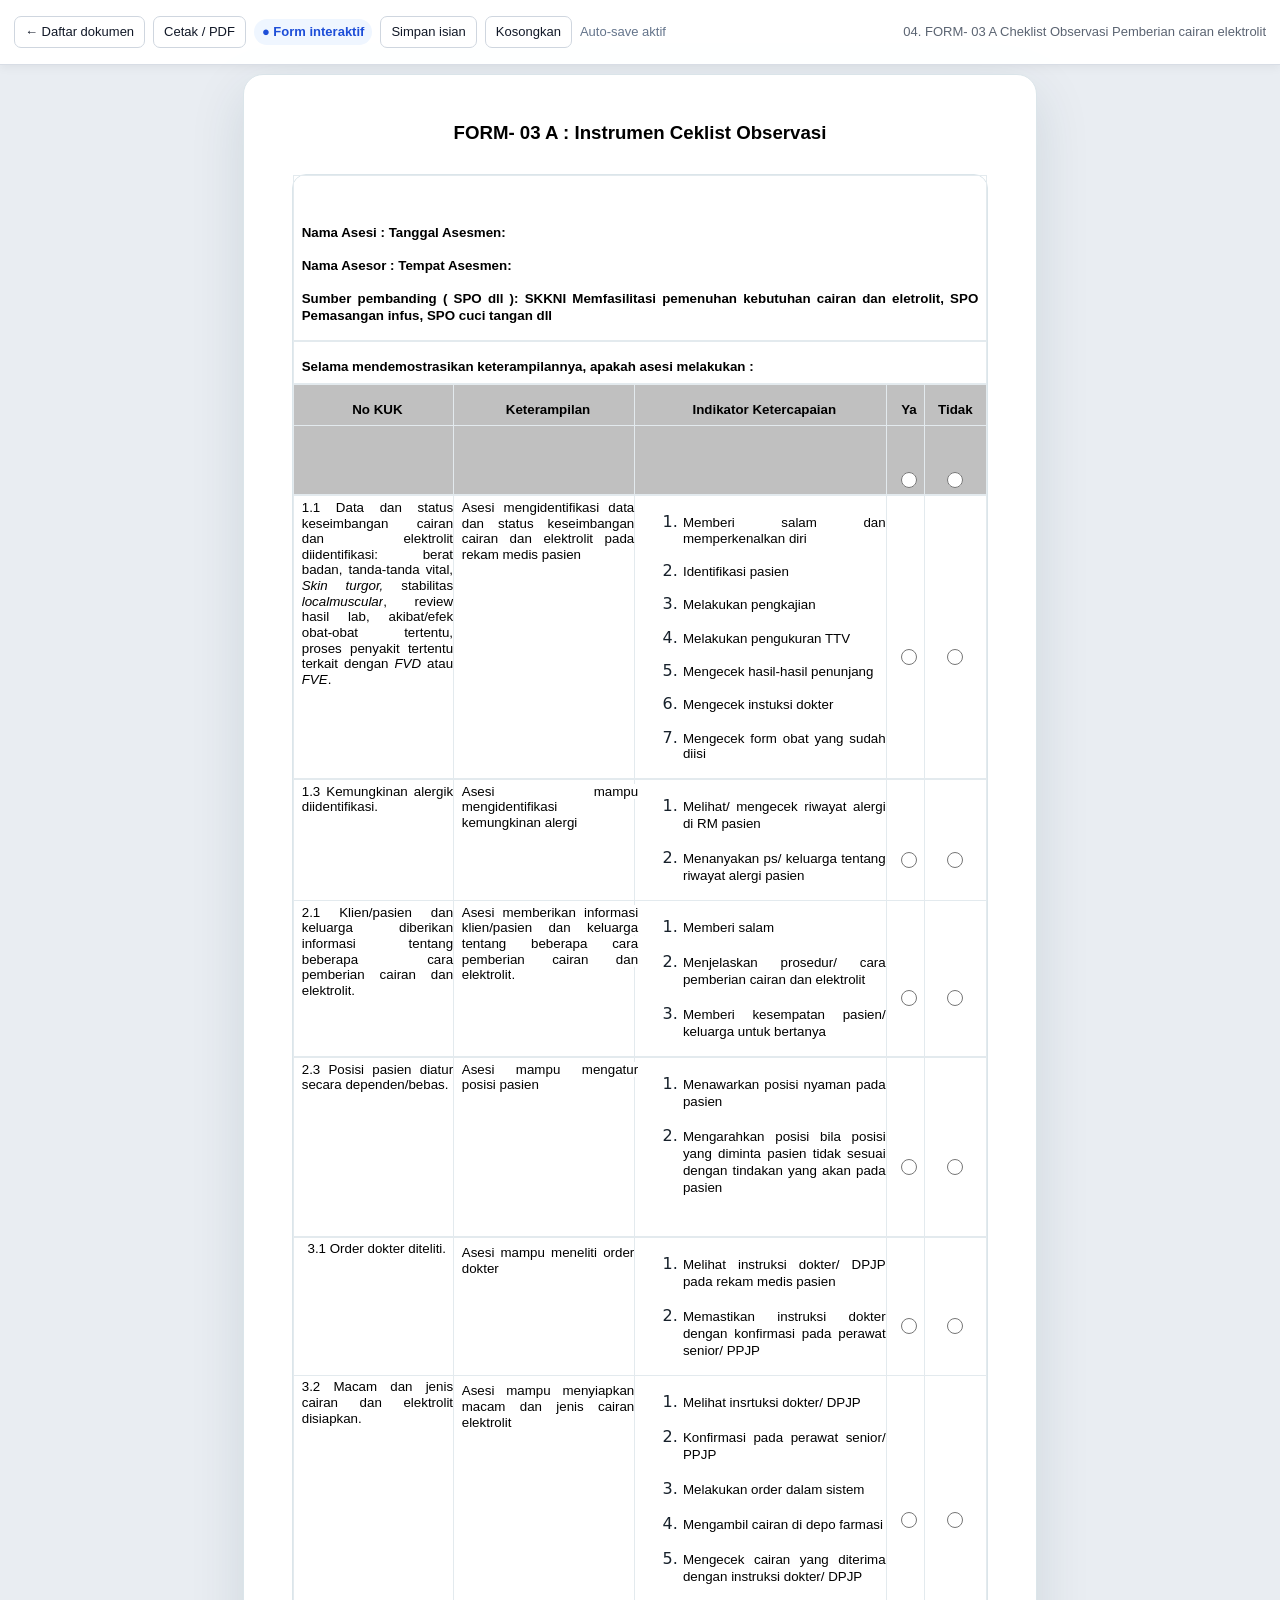
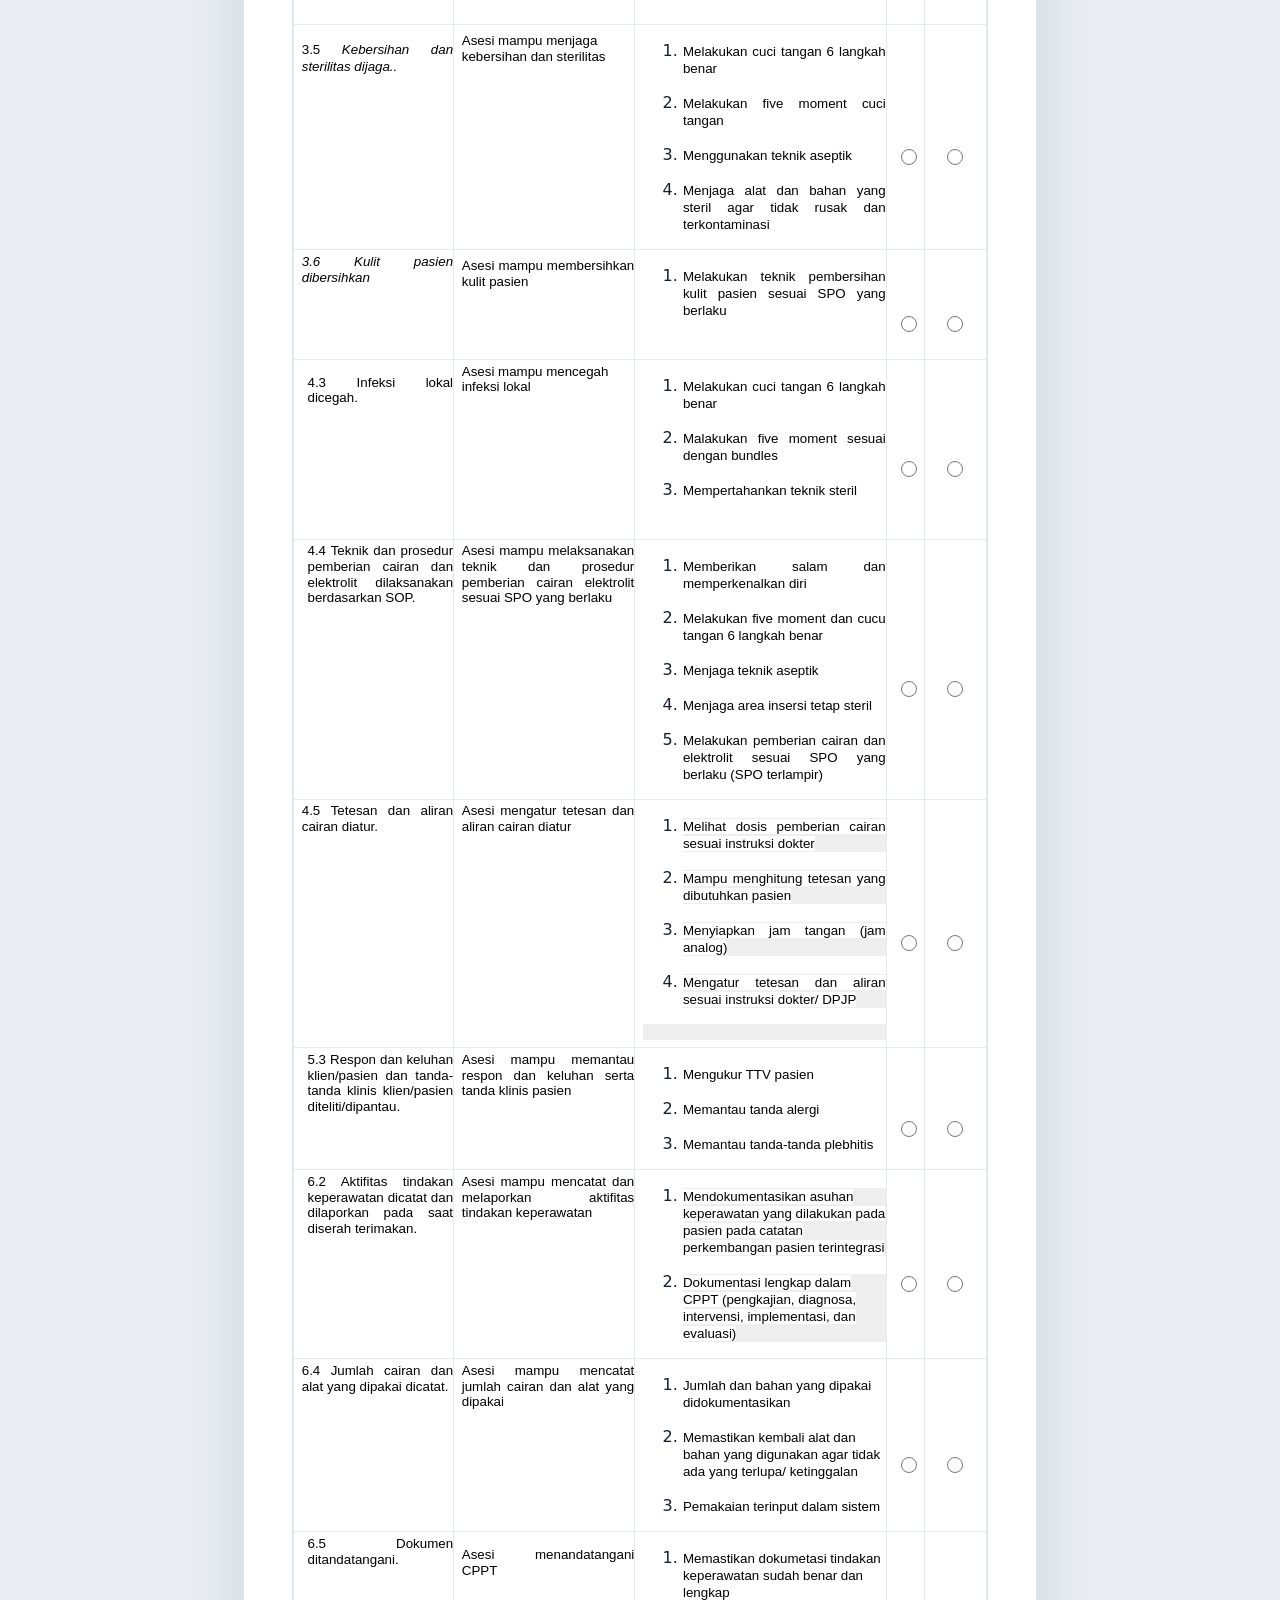
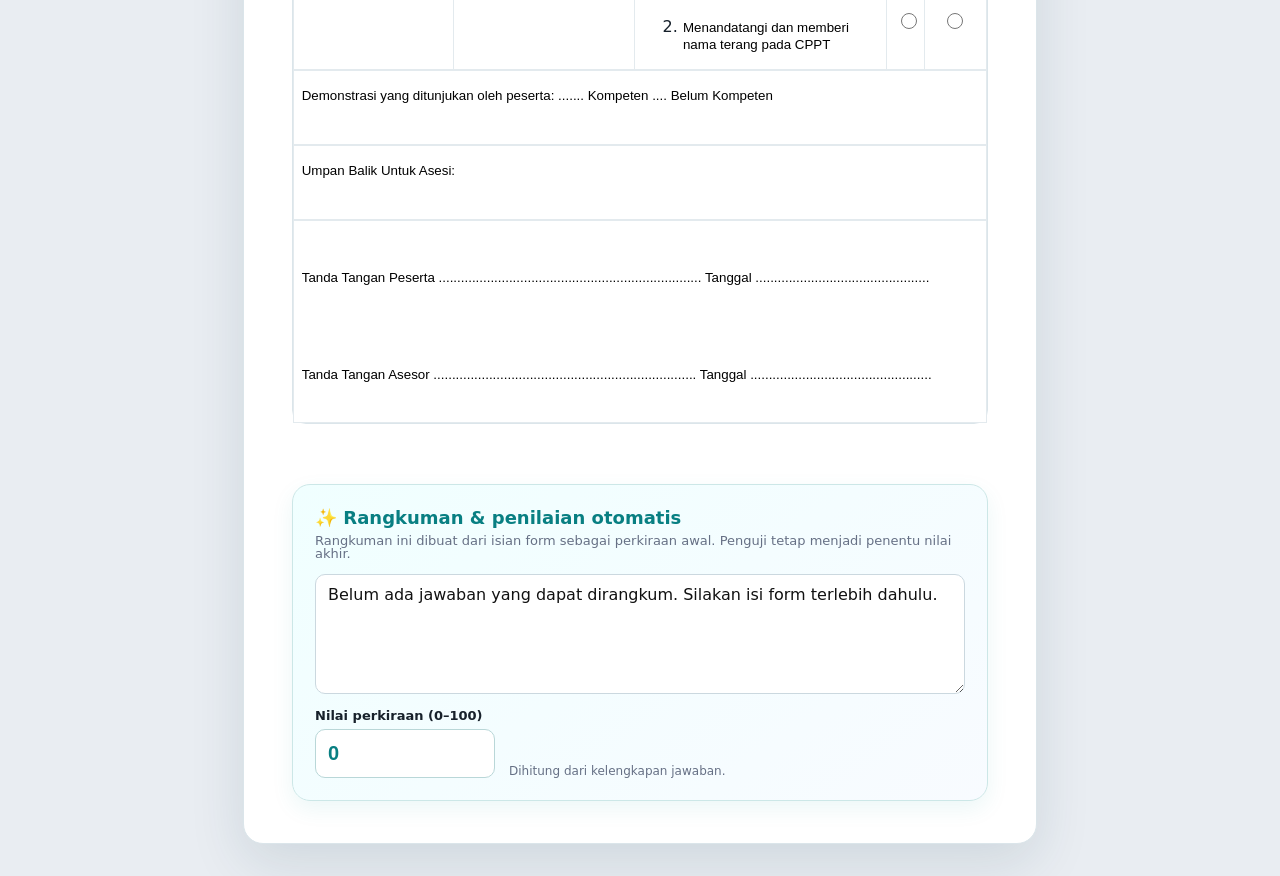
<file: form_html_cairan_elektrolit_interaktif/04. FORM- 03 A Cheklist  Observasi Pemberian cairan elektrolit.html>
<!DOCTYPE html>

<html>
<head>
<meta content="text/html; charset=utf-8" http-equiv="content-type"/>
<title></title>
<meta content="LibreOffice 25.2.3.2 (Linux)" name="generator"/>
<meta content="user" name="author"/>
<meta content="2010-02-25T03:58:00" name="created"/>
<meta content="lisa" name="changedby"/>
<meta content="2015-05-20T19:07:00" name="changed"/>
<style type="text/css">
		@page { size: 11in 8.5in; margin: 1in }
		p { margin-bottom: 0.08in; color: #000000; direction: ltr; line-height: 100%; orphans: 2; widows: 2; background: transparent }
		p.western { font-size: 11pt; so-language: id-ID; font-family: "Calibri", sans-serif }
		p.cjk { so-language: zh-CN; font-family: "Calibri", sans-serif; font-size: 11pt }
		p.ctl { font-size: 11pt; font-family: "Calibri", sans-serif; so-language: ar-SA }
	</style>
<meta content="width=device-width, initial-scale=1" name="viewport"/><style>
/* Enhancements added for browser viewing; original Word formatting remains intact. */
html { background:#e9edf2; }
body { margin:0 !important; padding:70px 18px 32px !important; background:#e9edf2 !important; min-width:0; }
.word-document { box-sizing:border-box; width:min(100%, 8.27in); margin:0 auto; background:white; padding:0.55in 0.55in 0.55in 0.55in; box-shadow:0 8px 30px rgba(0,0,0,.14); overflow-x:auto; }
.word-document table { max-width:100%; }
.word-document img { max-width:100%; height:auto; }
.html-toolbar { position:fixed; inset:0 0 auto 0; z-index:9999; height:52px; display:flex; align-items:center; gap:8px; padding:0 14px; background:rgba(255,255,255,.96); border-bottom:1px solid #d8dde5; box-shadow:0 2px 10px rgba(0,0,0,.06); font:13px/1.2 Arial,sans-serif; color:#1f2937; }
.html-toolbar a,.html-toolbar button { appearance:none; border:1px solid #cfd6df; background:#fff; color:#111827; border-radius:7px; padding:7px 10px; text-decoration:none; cursor:pointer; font:inherit; }
.html-toolbar a:hover,.html-toolbar button:hover { background:#f4f6f8; }
.html-toolbar .title { margin-left:auto; max-width:50vw; overflow:hidden; text-overflow:ellipsis; white-space:nowrap; color:#5b6472; }
.word-document[contenteditable="true"] { outline:3px solid rgba(31,111,235,.25); }
@media (max-width:760px) {
  body { padding:60px 8px 16px !important; }
  .word-document { width:100%; padding:20px 14px; box-shadow:none; }
  .html-toolbar .title { display:none; }
}
@media print {
  html,body { background:#fff !important; }
  body { padding:0 !important; }
  .html-toolbar { display:none !important; }
  .word-document { width:auto; margin:0; padding:0; box-shadow:none; overflow:visible; }
}
</style>
<style id="interactive-form-styles">
/* ===== Interactive form controls ===== */
:root { --form-blue:#2563eb; --form-border:#94a3b8; --form-soft:#eff6ff; }

.form-control-line {
  display:inline-block;
  box-sizing:border-box;
  min-width:120px;
  width:min(100%, 260px);
  height:25px;
  margin:1px 3px;
  padding:2px 5px;
  border:0;
  border-bottom:1px solid #111;
  border-radius:0;
  background:transparent;
  color:#111;
  font:inherit;
  vertical-align:baseline;
}
.form-control-line:focus,
.form-textarea:focus {
  outline:2px solid rgba(37,99,235,.24);
  outline-offset:1px;
  background:#f8fbff;
}

.form-textarea {
  box-sizing:border-box;
  display:block;
  width:100%;
  min-width:80px;
  min-height:54px;
  padding:5px 6px;
  resize:vertical;
  border:1px dashed #94a3b8;
  border-radius:4px;
  background:#fff;
  color:#111;
  font:inherit;
  line-height:1.25;
}
.form-textarea.compact { min-height:38px; }

.form-choice-cell {
  text-align:center !important;
  vertical-align:middle !important;
}
.form-choice {
  display:flex;
  align-items:center;
  justify-content:center;
  min-height:28px;
  cursor:pointer;
}
.form-choice input[type="radio"],
.form-choice input[type="checkbox"] {
  width:16px;
  height:16px;
  margin:0;
  accent-color:var(--form-blue);
  cursor:pointer;
}

.interactive-badge {
  display:inline-flex;
  align-items:center;
  gap:5px;
  padding:5px 8px;
  border-radius:999px;
  background:var(--form-soft);
  color:#1d4ed8;
  font-weight:700;
  white-space:nowrap;
}
.save-status { color:#64748b; white-space:nowrap; }

.html-toolbar { flex-wrap:wrap; height:auto !important; min-height:52px; padding-top:6px !important; padding-bottom:6px !important; }
body { padding-top:74px !important; }

@media (max-width:760px) {
  body { padding-top:112px !important; }
  .html-toolbar { gap:5px !important; }
  .html-toolbar a,.html-toolbar button { padding:6px 8px !important; }
  .interactive-badge,.save-status { font-size:11px; }
  .form-control-line { min-width:90px; width:min(100%, 190px); }
}

@media print {
  .form-control-line {
    border-bottom:1px solid #000 !important;
    background:transparent !important;
    outline:none !important;
  }
  .form-textarea {
    border:0 !important;
    min-height:28px;
    resize:none;
    overflow:visible;
    background:transparent !important;
  }
  .form-choice input { accent-color:#000; }
}
</style>

<link rel="stylesheet" href="form-enhancements.css" />
</head>
<body dir="ltr" lang="en-US" link="#000080" text="#000000" vlink="#800000"><div class="html-toolbar"><a href="index.html">← Daftar dokumen</a><button onclick="window.print()" type="button">Cetak / PDF</button><button id="editBtn" onclick="toggleEdit()" type="button">Mode isi</button><span class="title">04. FORM- 03 A Cheklist  Observasi Pemberian cairan elektrolit</span></div><div class="word-document" id="wordDocument"><p align="center" style="margin-bottom: 0in; line-height: 100%">
<font face="Arial, sans-serif"><font size="4" style="font-size: 14pt"><b>FORM-
03 A : Instrumen Ceklist Observasi</b></font></font></p>
<p align="center" style="line-height: 100%; margin-bottom: 0in"><br/>
</p>
<table cellpadding="7" cellspacing="0" width="891">
<col width="189"/>
<col width="231"/>
<col width="305"/>
<col width="40"/>
<col width="54"/>
<tr>
<td colspan="5" style="border: 1px solid #000000; padding: 0in 0.08in" valign="top" width="875"><p align="justify" lang="es-ES" style="margin-bottom: 0in">
<br/>
</p>
<p align="justify" lang="es-ES" style="margin-bottom: 0in"><font face="Arial, sans-serif"><font size="2" style="font-size: 10pt"><b>Nama
			Asesi     :                                                       
			                                     Tanggal Asesmen: </b></font></font>
</p>
<p align="justify" lang="es-ES" style="margin-bottom: 0in"><font face="Arial, sans-serif"><font size="2" style="font-size: 10pt"><b>Nama
			Asesor  :                                                         
			                                   Tempat Asesmen: </b></font></font>
</p>
<p align="justify" style="margin-bottom: 0in"><font face="Arial, sans-serif"><font size="2" style="font-size: 10pt"><b>Sumber
			pembanding ( SPO dll ):     SKKNI Memfasilitasi pemenuhan
			kebutuhan cairan dan eletrolit, SPO Pemasangan infus, SPO cuci
			tangan dll</b></font></font></p>
<p align="justify">
</p>
</td>
</tr>
<tr>
<td colspan="5" style="border: 1px solid #000000; padding: 0in 0.08in" valign="top" width="875"><p align="justify" lang="fi-FI">
<font face="Arial, sans-serif"><font size="2" style="font-size: 10pt"><b>Selama
			mendemostrasikan keterampilannya, apakah asesi melakukan :</b></font></font></p>
</td>
</tr>
<tr valign="top">
<td bgcolor="#c0c0c0" style="background: #c0c0c0; border-top: 1px solid #000000; border-bottom: 1px solid #000000; border-left: 1px solid #000000; border-right: none; padding-top: 0in; padding-bottom: 0in; padding-left: 0.08in; padding-right: 0in" width="189"><p align="center" lang="fi-FI">
<font face="Arial, sans-serif"><font size="2" style="font-size: 10pt"><b>No
			KUK</b></font></font></p>
</td>
<td bgcolor="#c0c0c0" style="background: #c0c0c0; border-top: 1px solid #000000; border-bottom: 1px solid #000000; border-left: 1px solid #000000; border-right: none; padding-top: 0in; padding-bottom: 0in; padding-left: 0.08in; padding-right: 0in" width="231"><p align="center" lang="fi-FI">
<font face="Arial, sans-serif"><font size="2" style="font-size: 10pt"><b>Keterampilan</b></font></font></p>
</td>
<td bgcolor="#c0c0c0" style="background: #c0c0c0; border-top: 1px solid #000000; border-bottom: 1px solid #000000; border-left: 1px solid #000000; border-right: none; padding-top: 0in; padding-bottom: 0in; padding-left: 0.08in; padding-right: 0in" width="305"><p align="center" lang="fi-FI">
<font face="Arial, sans-serif"><font size="2" style="font-size: 10pt"><b>Indikator
			Ketercapaian</b></font></font></p>
</td>
<td bgcolor="#c0c0c0" style="background: #c0c0c0; border-top: 1px solid #000000; border-bottom: 1px solid #000000; border-left: 1px solid #000000; border-right: none; padding-top: 0in; padding-bottom: 0in; padding-left: 0.08in; padding-right: 0in" width="40"><p align="center" lang="fi-FI">
<font face="Arial, sans-serif"><font size="2" style="font-size: 10pt"><b>Ya</b></font></font></p>
</td>
<td bgcolor="#c0c0c0" style="background: #c0c0c0; border: 1px solid #000000; padding: 0in 0.08in" width="54"><p align="center" lang="fi-FI">
<font face="Arial, sans-serif"><font size="2" style="font-size: 10pt"><b>Tidak</b></font></font></p>
</td>
</tr>
<tr valign="top">
<td bgcolor="#c0c0c0" style="background: #c0c0c0; border-top: none; border-bottom: 1px solid #000000; border-left: 1px solid #000000; border-right: none; padding-top: 0in; padding-bottom: 0in; padding-left: 0.08in; padding-right: 0in" width="189"><p align="center" lang="fi-FI">
<br/>
</p>
</td>
<td bgcolor="#c0c0c0" style="background: #c0c0c0; border-top: none; border-bottom: 1px solid #000000; border-left: 1px solid #000000; border-right: none; padding-top: 0in; padding-bottom: 0in; padding-left: 0.08in; padding-right: 0in" width="231"><p align="center" lang="fi-FI">
<br/>
</p>
</td>
<td bgcolor="#c0c0c0" style="background: #c0c0c0; border-top: none; border-bottom: 1px solid #000000; border-left: 1px solid #000000; border-right: none; padding-top: 0in; padding-bottom: 0in; padding-left: 0.08in; padding-right: 0in" width="305"><p align="center" lang="fi-FI">
<br/>
</p>
</td>
<td bgcolor="#c0c0c0" style="background: #c0c0c0; border-top: none; border-bottom: 1px solid #000000; border-left: 1px solid #000000; border-right: none; padding-top: 0in; padding-bottom: 0in; padding-left: 0.08in; padding-right: 0in" width="40"><p align="center" lang="fi-FI">
<br/>
</p>
</td>
<td bgcolor="#c0c0c0" style="background: #c0c0c0; border-top: none; border-bottom: 1px solid #000000; border-left: 1px solid #000000; border-right: 1px solid #000000; padding: 0in 0.08in" width="54"><p align="center" lang="fi-FI">
<br/>
</p>
</td>
</tr>
<tr valign="top">
<td bgcolor="#ffffff" style="background: #ffffff; border-top: 1px solid #000000; border-bottom: 1px solid #000000; border-left: 1px solid #000000; border-right: none; padding-top: 0in; padding-bottom: 0in; padding-left: 0.08in; padding-right: 0in" width="189"><p align="justify" class="western" lang="id-ID" style="margin-top: 0.04in">
<font face="Arial, sans-serif"><font size="2" style="font-size: 10pt"><span lang="fi-FI"><span style="background: #ffffff">1.1
			Data dan status keseimbangan cairan dan elektrolit diidentifikasi:
			berat badan, tanda-tanda vital, </span></span></font></font><font face="Arial, sans-serif"><font size="2" style="font-size: 10pt"><span lang="fi-FI"><i><span style="background: #ffffff">Skin
			turgor, </span></i></span></font></font><font face="Arial, sans-serif"><font size="2" style="font-size: 10pt"><span lang="fi-FI"><span style="background: #ffffff">stabilitas
			</span></span></font></font><font face="Arial, sans-serif"><font size="2" style="font-size: 10pt"><span lang="fi-FI"><i><span style="background: #ffffff">localmuscular</span></i></span></font></font><font face="Arial, sans-serif"><font size="2" style="font-size: 10pt"><span lang="fi-FI"><span style="background: #ffffff">,
			review hasil lab, akibat/efek obat-obat tertentu, proses penyakit
			tertentu terkait dengan </span></span></font></font><font face="Arial, sans-serif"><font size="2" style="font-size: 10pt"><span lang="fi-FI"><i><span style="background: #ffffff">FVD</span></i></span></font></font><font face="Arial, sans-serif"><font size="2" style="font-size: 10pt"><span lang="fi-FI"><span style="background: #ffffff">
			atau </span></span></font></font><font face="Arial, sans-serif"><font size="2" style="font-size: 10pt"><span lang="fi-FI"><i><span style="background: #ffffff">FVE</span></i></span></font></font><font face="Arial, sans-serif"><font size="2" style="font-size: 10pt"><span lang="fi-FI"><span style="background: #ffffff">.</span></span></font></font></p>
</td>
<td bgcolor="#ffffff" style="background: #ffffff; border-top: 1px solid #000000; border-bottom: 1px solid #000000; border-left: 1px solid #000000; border-right: none; padding-top: 0in; padding-bottom: 0in; padding-left: 0.08in; padding-right: 0in" width="231"><p align="justify" class="western" lang="id-ID" style="font-weight: normal; margin-top: 0.04in; margin-bottom: 0in">
<font face="Arial, sans-serif"><font size="2" style="font-size: 10pt"><span style="background: #ffffff">Asesi
			mengidentifikasi data dan status keseimbangan cairan dan
			elektrolit pada rekam medis pasien</span></font></font></p>
<p align="justify" class="western" lang="id-ID" style="font-weight: normal; widows: 2; margin-top: 0.04in; orphans: 2">
<br/>
</p>
</td>
<td bgcolor="#ffffff" style="background: #ffffff; border-top: 1px solid #000000; border-bottom: 1px solid #000000; border-left: 1px solid #000000; border-right: none; padding-top: 0in; padding-bottom: 0in; padding-left: 0.08in; padding-right: 0in" width="305">
<ol><li><p align="justify" class="western" lang="es-ES" style="margin-bottom: 0in; font-weight: normal">
<font face="Arial, sans-serif"><font size="2" style="font-size: 10pt"><span style="background: #ffffff">Memberi
				salam dan memperkenalkan diri</span></font></font></p></li>
<li><p align="justify" class="western" lang="es-ES" style="margin-bottom: 0in; font-weight: normal">
<font face="Arial, sans-serif"><font size="2" style="font-size: 10pt"><span style="background: #ffffff">Identifikasi
				pasien</span></font></font></p></li>
<li><p align="justify" class="western" lang="es-ES" style="margin-bottom: 0in; font-weight: normal">
<font face="Arial, sans-serif"><font size="2" style="font-size: 10pt"><span style="background: #ffffff">Melakukan
				pengkajian</span></font></font></p></li>
<li><p align="justify" class="western" lang="es-ES" style="margin-bottom: 0in; font-weight: normal">
<font face="Arial, sans-serif"><font size="2" style="font-size: 10pt"><span style="background: #ffffff">Melakukan
				pengukuran TTV</span></font></font></p></li>
<li><p align="justify" class="western" lang="es-ES" style="margin-bottom: 0in; font-weight: normal">
<font face="Arial, sans-serif"><font size="2" style="font-size: 10pt"><span style="background: #ffffff">Mengecek
				hasil-hasil penunjang</span></font></font></p></li>
<li><p align="justify" class="western" lang="es-ES" style="margin-bottom: 0in; font-weight: normal">
<font face="Arial, sans-serif"><font size="2" style="font-size: 10pt"><span style="background: #ffffff">Mengecek
				instuksi dokter</span></font></font></p></li>
<li><p align="justify" class="western" lang="es-ES" style="font-weight: normal">
<font face="Arial, sans-serif"><font size="2" style="font-size: 10pt"><span style="background: #ffffff">Mengecek
				form obat yang sudah diisi</span></font></font></p></li>
</ol>
</td>
<td bgcolor="#ffffff" style="background: #ffffff; border-top: 1px solid #000000; border-bottom: 1px solid #000000; border-left: 1px solid #000000; border-right: none; padding-top: 0in; padding-bottom: 0in; padding-left: 0.08in; padding-right: 0in" width="40"><p align="justify" lang="fi-FI">
<br/>
</p>
</td>
<td bgcolor="#ffffff" style="background: #ffffff; border: 1px solid #000000; padding: 0in 0.08in" width="54"><p align="justify" lang="fi-FI">
<br/>
</p>
</td>
</tr>
<tr valign="top">
<td bgcolor="#ffffff" height="61" style="background: #ffffff; border-top: 1px solid #000000; border-bottom: 1px solid #000000; border-left: 1px solid #000000; border-right: none; padding-top: 0in; padding-bottom: 0in; padding-left: 0.08in; padding-right: 0in" width="189"><p align="justify" class="western" lang="it-IT" style="margin-top: 0.04in">
<font face="Arial, sans-serif"><font size="2" style="font-size: 10pt"><span style="background: #ffffff">1.3
			Kemungkinan alergik diidentifikasi.</span></font></font></p>
</td>
<td bgcolor="#ffffff" style="background: #ffffff; border-top: 1px solid #000000; border-bottom: 1px solid #000000; border-left: 1px solid #000000; border-right: none; padding-top: 0in; padding-bottom: 0in; padding-left: 0.08in; padding-right: 0in" width="231"><p align="justify" class="western" style="widows: 2; margin-right: -0.04in; orphans: 2; margin-top: 0.04in; background: #ffffff">
<font face="Arial, sans-serif"><font size="2" style="font-size: 10pt"><span style="background: #ffffff">Asesi
			mampu mengidentifikasi kemungkinan alergi</span></font></font></p>
</td>
<td bgcolor="#ffffff" style="background: #ffffff; border-top: 1px solid #000000; border-bottom: 1px solid #000000; border-left: 1px solid #000000; border-right: none; padding-top: 0in; padding-bottom: 0in; padding-left: 0.08in; padding-right: 0in" width="305">
<ol><li><p align="justify" style="margin-bottom: 0in; background: #ffffff">
<font face="Arial, sans-serif"><font size="2" style="font-size: 10pt"><span style="background: #ffffff">Melihat/
				mengecek riwayat alergi di RM pasien</span></font></font></p></li>
<li><p align="justify" style="background: #ffffff"><font face="Arial, sans-serif"><font size="2" style="font-size: 10pt"><span style="background: #ffffff">Menanyakan
				ps/ keluarga tentang riwayat alergi pasien</span></font></font></p></li>
</ol>
</td>
<td bgcolor="#ffffff" style="background: #ffffff; border-top: 1px solid #000000; border-bottom: 1px solid #000000; border-left: 1px solid #000000; border-right: none; padding-top: 0in; padding-bottom: 0in; padding-left: 0.08in; padding-right: 0in" width="40"><p align="justify" lang="fi-FI">
<br/>
</p>
</td>
<td bgcolor="#ffffff" style="background: #ffffff; border: 1px solid #000000; padding: 0in 0.08in" width="54"><p align="justify" lang="fi-FI">
<br/>
</p>
</td>
</tr>
<tr valign="top">
<td bgcolor="#ffffff" height="61" style="background: #ffffff; border-top: none; border-bottom: 1px solid #000000; border-left: 1px solid #000000; border-right: none; padding-top: 0in; padding-bottom: 0in; padding-left: 0.08in; padding-right: 0in" width="189"><p align="justify" class="western" lang="id-ID" style="margin-top: 0.04in; margin-bottom: 0in">
<font color="#000000"><font face="Arial, sans-serif"><font size="2" style="font-size: 10pt"><span lang="id-ID"><span style="font-weight: normal"><span style="background: #ffffff">2.1
			</span></span></span></font></font></font><font color="#000000"><font face="Arial, sans-serif"><font size="2" style="font-size: 10pt"><span lang="de-DE"><span style="font-weight: normal"><span style="background: #ffffff">Klien/pasien
			dan keluarga diberikan informasi tentang beberapa cara pemberian
			cairan dan elektrolit</span></span></span></font></font></font><font color="#000000"><font face="Arial, sans-serif"><font size="2" style="font-size: 10pt"><span lang="id-ID"><span style="font-weight: normal"><span style="background: #ffffff">.</span></span></span></font></font></font></p>
<p align="justify" class="western" lang="id-ID" style="font-weight: normal; margin-top: 0.04in">
<br/>
</p>
</td>
<td bgcolor="#ffffff" style="background: #ffffff; border-top: none; border-bottom: 1px solid #000000; border-left: 1px solid #000000; border-right: none; padding-top: 0in; padding-bottom: 0in; padding-left: 0.08in; padding-right: 0in" width="231"><p align="justify" class="western" style="orphans: 2; margin-top: 0.04in; widows: 2; margin-right: -0.04in; background: #ffffff">
<font color="#000000"><font face="Arial, sans-serif"><font size="2" style="font-size: 10pt"><span lang="id-ID"><span style="font-weight: normal"><span style="background: #ffffff">Asesi
			memberikan informasi k</span></span></span></font></font></font><font color="#000000"><font face="Arial, sans-serif"><font size="2" style="font-size: 10pt"><span lang="de-DE"><span style="font-weight: normal"><span style="background: #ffffff">lien/pasien
			dan keluarga tentang beberapa cara pemberian cairan dan
			elektrolit</span></span></span></font></font></font><font color="#000000"><font face="Arial, sans-serif"><font size="2" style="font-size: 10pt"><span lang="id-ID"><span style="font-weight: normal"><span style="background: #ffffff">.</span></span></span></font></font></font></p>
</td>
<td bgcolor="#ffffff" style="background: #ffffff; border-top: none; border-bottom: 1px solid #000000; border-left: 1px solid #000000; border-right: none; padding-top: 0in; padding-bottom: 0in; padding-left: 0.08in; padding-right: 0in" width="305">
<ol><li><p align="justify" style="margin-bottom: 0in; background: #ffffff">
<font face="Arial, sans-serif"><font size="2" style="font-size: 10pt"><span style="background: #ffffff">Memberi
				salam</span></font></font></p></li>
<li><p align="justify" style="margin-bottom: 0in; background: #ffffff">
<font face="Arial, sans-serif"><font size="2" style="font-size: 10pt"><span style="background: #ffffff">Menjelaskan
				prosedur/ cara pemberian cairan dan elektrolit</span></font></font></p></li>
</ol>
<ol start="3">
<li><p align="justify" style="background: #ffffff"><font face="Arial, sans-serif"><font size="2" style="font-size: 10pt"><span style="background: #ffffff">Memberi
				kesempatan pasien/ keluarga untuk bertanya</span></font></font></p></li>
</ol>
</td>
<td bgcolor="#ffffff" style="background: #ffffff; border-top: none; border-bottom: 1px solid #000000; border-left: 1px solid #000000; border-right: none; padding-top: 0in; padding-bottom: 0in; padding-left: 0.08in; padding-right: 0in" width="40"><p align="justify" lang="fi-FI">
<br/>
</p>
</td>
<td bgcolor="#ffffff" style="background: #ffffff; border-top: none; border-bottom: 1px solid #000000; border-left: 1px solid #000000; border-right: 1px solid #000000; padding: 0in 0.08in" width="54"><p align="justify" lang="fi-FI">
<br/>
</p>
</td>
</tr>
<tr valign="top">
<td bgcolor="#ffffff" style="background: #ffffff; border-top: 1px solid #000000; border-bottom: 1px solid #000000; border-left: 1px solid #000000; border-right: none; padding-top: 0in; padding-bottom: 0in; padding-left: 0.08in; padding-right: 0in" width="189"><p align="justify" class="western" lang="id-ID" style="margin-top: 0.04in">
<font face="Arial, sans-serif"><font size="2" style="font-size: 10pt"><span lang="fi-FI"><span style="font-weight: normal"><span style="background: #ffffff">2.3
			</span></span></span></font></font><font face="Arial, sans-serif"><font size="2" style="font-size: 10pt"><span lang="sv-SE"><span style="font-weight: normal"><span style="background: #ffffff">Posisi
			pasien diatur secara dependen/bebas</span></span></span></font></font><font face="Arial, sans-serif"><font size="2" style="font-size: 10pt"><span lang="id-ID"><span style="font-weight: normal"><span style="background: #ffffff">.</span></span></span></font></font></p>
</td>
<td bgcolor="#ffffff" style="background: #ffffff; border-top: 1px solid #000000; border-bottom: 1px solid #000000; border-left: 1px solid #000000; border-right: none; padding-top: 0in; padding-bottom: 0in; padding-left: 0.08in; padding-right: 0in" width="231"><p align="justify" class="western" lang="fi-FI" style="margin-right: -0.04in; orphans: 2; font-weight: normal; widows: 2; margin-top: 0.04in">
<font face="Arial, sans-serif"><font size="2" style="font-size: 10pt"><span style="background: #ffffff">Asesi
			mampu mengatur posisi pasien</span></font></font></p>
</td>
<td bgcolor="#ffffff" style="background: #ffffff; border-top: 1px solid #000000; border-bottom: 1px solid #000000; border-left: 1px solid #000000; border-right: none; padding-top: 0in; padding-bottom: 0in; padding-left: 0.08in; padding-right: 0in" width="305">
<ol><li><p align="justify" lang="fi-FI" style="margin-bottom: 0in">
<font face="Arial, sans-serif"><font size="2" style="font-size: 10pt"><span style="background: #ffffff">Menawarkan
				posisi nyaman pada pasien</span></font></font></p></li>
<li><p align="justify" lang="fi-FI" style="margin-bottom: 0in"><font face="Arial, sans-serif"><font size="2" style="font-size: 10pt"><span style="background: #ffffff">Mengarahkan
				posisi bila posisi yang diminta pasien tidak sesuai dengan
				tindakan yang akan pada pasien</span></font></font></p></li>
</ol>
<p align="justify" lang="fi-FI"><br/>
</p>
</td>
<td bgcolor="#ffffff" style="background: #ffffff; border-top: 1px solid #000000; border-bottom: 1px solid #000000; border-left: 1px solid #000000; border-right: none; padding-top: 0in; padding-bottom: 0in; padding-left: 0.08in; padding-right: 0in" width="40"><p align="justify" lang="fi-FI">
<br/>
</p>
</td>
<td bgcolor="#ffffff" style="background: #ffffff; border: 1px solid #000000; padding: 0in 0.08in" width="54"><p align="justify" lang="fi-FI">
<br/>
</p>
</td>
</tr>
<tr valign="top">
<td bgcolor="#ffffff" height="57" style="background: #ffffff; border-top: 1px solid #000000; border-bottom: 1px solid #000000; border-left: 1px solid #000000; border-right: none; padding-top: 0in; padding-bottom: 0in; padding-left: 0.08in; padding-right: 0in" width="189"><p align="justify" class="western" lang="de-DE" style="margin-top: 0.04in; widows: 2; orphans: 2; margin-left: 0.06in">
<font face="Arial, sans-serif"><font size="2" style="font-size: 10pt"><span style="background: #ffffff">3.1
			Order dokter diteliti.</span></font></font></p>
</td>
<td bgcolor="#ffffff" style="background: #ffffff; border-top: 1px solid #000000; border-bottom: 1px solid #000000; border-left: 1px solid #000000; border-right: none; padding-top: 0in; padding-bottom: 0in; padding-left: 0.08in; padding-right: 0in" width="231"><p align="justify" class="western" style="orphans: 2; widows: 2; margin-top: 0.08in">
<font face="Arial, sans-serif"><font size="2" style="font-size: 10pt"><span style="background: #ffffff">Asesi
			mampu meneliti order dokter</span></font></font></p>
</td>
<td bgcolor="#ffffff" style="background: #ffffff; border-top: 1px solid #000000; border-bottom: 1px solid #000000; border-left: 1px solid #000000; border-right: none; padding-top: 0in; padding-bottom: 0in; padding-left: 0.08in; padding-right: 0in" width="305">
<ol><li><p align="justify" lang="es-ES" style="font-weight: normal; margin-bottom: 0in">
<font face="Arial, sans-serif"><font size="2" style="font-size: 10pt"><span style="background: #ffffff">Melihat
				instruksi dokter/ DPJP pada rekam medis pasien</span></font></font></p></li>
<li><p align="justify" lang="es-ES" style="font-weight: normal"><font face="Arial, sans-serif"><font size="2" style="font-size: 10pt"><span style="background: #ffffff">Memastikan
				instruksi dokter dengan konfirmasi pada perawat senior/ PPJP</span></font></font></p></li>
</ol>
</td>
<td bgcolor="#ffffff" style="background: #ffffff; border-top: 1px solid #000000; border-bottom: 1px solid #000000; border-left: 1px solid #000000; border-right: none; padding-top: 0in; padding-bottom: 0in; padding-left: 0.08in; padding-right: 0in" width="40"><p align="justify" lang="fi-FI">
<br/>
</p>
</td>
<td bgcolor="#ffffff" style="background: #ffffff; border: 1px solid #000000; padding: 0in 0.08in" width="54"><p align="justify" lang="fi-FI">
<br/>
</p>
</td>
</tr>
<tr valign="top">
<td bgcolor="#ffffff" style="background: #ffffff; border-top: none; border-bottom: 1px solid #000000; border-left: 1px solid #000000; border-right: none; padding-top: 0in; padding-bottom: 0in; padding-left: 0.08in; padding-right: 0in" width="189"><p align="justify" class="western" lang="de-DE" style="widows: 2; margin-top: 0.04in; orphans: 2; font-weight: normal">
<font face="Arial, sans-serif"><font size="2" style="font-size: 10pt"><span style="background: #ffffff">3.2
			Macam dan jenis cairan dan elektrolit disiapkan.</span></font></font></p>
</td>
<td bgcolor="#ffffff" style="background: #ffffff; border-top: none; border-bottom: 1px solid #000000; border-left: 1px solid #000000; border-right: none; padding-top: 0in; padding-bottom: 0in; padding-left: 0.08in; padding-right: 0in" width="231"><p align="justify" class="western" lang="fi-FI" style="widows: 2; orphans: 2; margin-top: 0.08in; font-weight: normal">
<font face="Arial, sans-serif"><font size="2" style="font-size: 10pt"><span style="background: #ffffff">Asesi
			mampu menyiapkan macam dan jenis cairan elektrolit</span></font></font></p>
</td>
<td bgcolor="#ffffff" style="background: #ffffff; border-top: none; border-bottom: 1px solid #000000; border-left: 1px solid #000000; border-right: none; padding-top: 0in; padding-bottom: 0in; padding-left: 0.08in; padding-right: 0in" width="305">
<ol><li><p align="justify" lang="es-ES" style="font-weight: normal; margin-bottom: 0in">
<font face="Arial, sans-serif"><font size="2" style="font-size: 10pt"><span style="background: #ffffff">Melihat
				insrtuksi dokter/ DPJP</span></font></font></p></li>
<li><p align="justify" lang="es-ES" style="font-weight: normal; margin-bottom: 0in">
<font face="Arial, sans-serif"><font size="2" style="font-size: 10pt"><span style="background: #ffffff">Konfirmasi
				pada perawat senior/ PPJP</span></font></font></p></li>
<li><p align="justify" lang="es-ES" style="font-weight: normal; margin-bottom: 0in">
<font face="Arial, sans-serif"><font size="2" style="font-size: 10pt"><span style="background: #ffffff">Melakukan
				order dalam sistem</span></font></font></p></li>
<li><p align="justify" lang="es-ES" style="font-weight: normal; margin-bottom: 0in">
<font face="Arial, sans-serif"><font size="2" style="font-size: 10pt"><span style="background: #ffffff">Mengambil
				cairan di depo farmasi</span></font></font></p></li>
<li><p align="justify" lang="es-ES" style="font-weight: normal; margin-bottom: 0in">
<font face="Arial, sans-serif"><font size="2" style="font-size: 10pt"><span style="background: #ffffff">Mengecek
				cairan yang diterima dengan instruksi dokter/ DPJP</span></font></font></p></li>
</ol>
<p align="justify" lang="fi-FI" style="font-weight: normal"><br/>
</p>
</td>
<td bgcolor="#ffffff" style="background: #ffffff; border-top: none; border-bottom: 1px solid #000000; border-left: 1px solid #000000; border-right: none; padding-top: 0in; padding-bottom: 0in; padding-left: 0.08in; padding-right: 0in" width="40"><p align="justify" lang="fi-FI" style="font-weight: normal">
<br/>
</p>
</td>
<td bgcolor="#ffffff" style="background: #ffffff; border-top: none; border-bottom: 1px solid #000000; border-left: 1px solid #000000; border-right: 1px solid #000000; padding: 0in 0.08in" width="54"><p align="justify" lang="fi-FI">
<br/>
</p>
</td>
</tr>
<tr valign="top">
<td bgcolor="#ffffff" height="76" style="background: #ffffff; border-top: none; border-bottom: 1px solid #000000; border-left: 1px solid #000000; border-right: none; padding-top: 0in; padding-bottom: 0in; padding-left: 0.08in; padding-right: 0in" width="189"><p align="justify">
<font face="Arial, sans-serif"><font size="2" style="font-size: 10pt"><span lang="sv-SE"><span style="background: #ffffff">3.5
			</span></span></font></font><font face="Arial, sans-serif"><font size="2" style="font-size: 10pt"><span lang="de-DE"><i><span style="background: #ffffff">Kebersihan
			dan sterilitas dijaga..</span></i></span></font></font></p>
</td>
<td bgcolor="#ffffff" style="background: #ffffff; border-top: none; border-bottom: 1px solid #000000; border-left: 1px solid #000000; border-right: none; padding-top: 0in; padding-bottom: 0in; padding-left: 0.08in; padding-right: 0in" width="231"><p class="western" lang="sv-SE" style="margin-top: 0.08in; font-weight: normal">
<font face="Arial, sans-serif"><font size="2" style="font-size: 10pt"><span style="background: #ffffff">Asesi
			mampu menjaga kebersihan dan sterilitas</span></font></font></p>
<p align="justify" class="western" lang="id-ID" style="font-weight: normal; widows: 2; margin-top: 0.04in; orphans: 2">
<br/>
</p>
</td>
<td bgcolor="#ffffff" style="background: #ffffff; border-top: none; border-bottom: 1px solid #000000; border-left: 1px solid #000000; border-right: none; padding-top: 0in; padding-bottom: 0in; padding-left: 0.08in; padding-right: 0in" width="305">
<ol><li><p align="justify" lang="es-ES" style="font-weight: normal; margin-bottom: 0in">
<font face="Arial, sans-serif"><font size="2" style="font-size: 10pt"><span style="background: #ffffff">Melakukan
				cuci tangan 6 langkah benar</span></font></font></p></li>
<li><p align="justify" lang="es-ES" style="font-weight: normal; margin-bottom: 0in">
<font face="Arial, sans-serif"><font size="2" style="font-size: 10pt"><span style="background: #ffffff">Melakukan
				five moment cuci tangan</span></font></font></p></li>
<li><p align="justify" lang="es-ES" style="font-weight: normal; margin-bottom: 0in">
<font face="Arial, sans-serif"><font size="2" style="font-size: 10pt"><span style="background: #ffffff">Menggunakan
				teknik aseptik</span></font></font></p></li>
<li><p align="justify" lang="es-ES" style="font-weight: normal"><font face="Arial, sans-serif"><font size="2" style="font-size: 10pt"><span style="background: #ffffff">Menjaga
				alat dan bahan yang steril agar tidak rusak dan terkontaminasi</span></font></font></p></li>
</ol>
</td>
<td bgcolor="#ffffff" style="background: #ffffff; border-top: none; border-bottom: 1px solid #000000; border-left: 1px solid #000000; border-right: none; padding-top: 0in; padding-bottom: 0in; padding-left: 0.08in; padding-right: 0in" width="40"><p align="justify" lang="fi-FI">
<br/>
</p>
</td>
<td bgcolor="#ffffff" style="background: #ffffff; border-top: none; border-bottom: 1px solid #000000; border-left: 1px solid #000000; border-right: 1px solid #000000; padding: 0in 0.08in" width="54"><p align="justify" lang="fi-FI">
<br/>
</p>
</td>
</tr>
<tr valign="top">
<td bgcolor="#ffffff" style="background: #ffffff; border-top: none; border-bottom: 1px solid #000000; border-left: 1px solid #000000; border-right: none; padding-top: 0in; padding-bottom: 0in; padding-left: 0.08in; padding-right: 0in" width="189"><p align="justify" class="western" style="widows: 2; margin-top: 0.04in; orphans: 2">
<span style="background: #ffffff"> </span><font face="Arial, sans-serif"><font size="2" style="font-size: 10pt"><span lang="de-DE"><i><span style="font-weight: normal"><span style="background: #ffffff">3.6
			Kulit pasien dibersihkan</span></span></i></span></font></font></p>
</td>
<td bgcolor="#ffffff" style="background: #ffffff; border-top: none; border-bottom: 1px solid #000000; border-left: 1px solid #000000; border-right: none; padding-top: 0in; padding-bottom: 0in; padding-left: 0.08in; padding-right: 0in" width="231"><p align="justify" class="western" lang="sv-SE" style="widows: 2; orphans: 2; margin-top: 0.08in; font-weight: normal">
<font face="Arial, sans-serif"><font size="2" style="font-size: 10pt"><span style="background: #ffffff">Asesi
			mampu membersihkan kulit pasien</span></font></font></p>
</td>
<td bgcolor="#ffffff" style="background: #ffffff; border-top: none; border-bottom: 1px solid #000000; border-left: 1px solid #000000; border-right: none; padding-top: 0in; padding-bottom: 0in; padding-left: 0.08in; padding-right: 0in" width="305">
<ol><li><p align="justify" style="margin-bottom: 0in"><font face="Arial, sans-serif"><font size="2" style="font-size: 10pt"><span style="background: #ffffff">Melakukan
				teknik pembersihan kulit pasien sesuai SPO yang berlaku</span></font></font></p></li>
</ol>
<p align="justify" lang="fi-FI"><br/>
</p>
</td>
<td bgcolor="#ffffff" style="background: #ffffff; border-top: none; border-bottom: 1px solid #000000; border-left: 1px solid #000000; border-right: none; padding-top: 0in; padding-bottom: 0in; padding-left: 0.08in; padding-right: 0in" width="40"><p align="justify" lang="fi-FI">
<br/>
</p>
</td>
<td bgcolor="#ffffff" style="background: #ffffff; border-top: none; border-bottom: 1px solid #000000; border-left: 1px solid #000000; border-right: 1px solid #000000; padding: 0in 0.08in" width="54"><p align="justify" lang="fi-FI">
<br/>
</p>
</td>
</tr>
<tr valign="top">
<td bgcolor="#ffffff" style="background: #ffffff; border-top: none; border-bottom: 1px solid #000000; border-left: 1px solid #000000; border-right: none; padding-top: 0in; padding-bottom: 0in; padding-left: 0.08in; padding-right: 0in" width="189"><p align="justify" class="western" lang="id-ID" style="margin-left: 0.06in">
<font face="Arial, sans-serif"><font size="2" style="font-size: 10pt"><span lang="sv-SE"><span style="background: #ffffff">4.3
			Infeksi lokal dicegah</span></span></font></font><font face="Arial, sans-serif"><font size="2" style="font-size: 10pt"><span lang="id-ID"><span style="background: #ffffff">.</span></span></font></font></p>
</td>
<td bgcolor="#ffffff" style="background: #ffffff; border-top: none; border-bottom: 1px solid #000000; border-left: 1px solid #000000; border-right: none; padding-top: 0in; padding-bottom: 0in; padding-left: 0.08in; padding-right: 0in" width="231"><p align="left" class="western" style="orphans: 2; widows: 2; margin-top: 0.04in">
<font face="Arial, sans-serif"><font size="2" style="font-size: 10pt"><span lang="id-ID"><span style="font-weight: normal"><span style="background: #ffffff">Asesi
			</span></span></span></font></font><font face="Arial, sans-serif"><font size="2" style="font-size: 10pt"><span lang="fi-FI"><span style="font-weight: normal"><span style="background: #ffffff">mampu
			mencegah infeksi lokal</span></span></span></font></font></p>
</td>
<td bgcolor="#ffffff" style="background: #ffffff; border-top: none; border-bottom: 1px solid #000000; border-left: 1px solid #000000; border-right: none; padding-top: 0in; padding-bottom: 0in; padding-left: 0.08in; padding-right: 0in" width="305">
<ol><li><p align="justify" lang="fi-FI" style="margin-bottom: 0in">
<font face="Arial, sans-serif"><font size="2" style="font-size: 10pt"><span style="background: #ffffff">Melakukan
				cuci tangan 6 langkah benar</span></font></font></p></li>
<li><p align="justify" lang="fi-FI" style="margin-bottom: 0in"><font face="Arial, sans-serif"><font size="2" style="font-size: 10pt"><span style="background: #ffffff">Malakukan
				five moment sesuai dengan bundles</span></font></font></p></li>
<li><p align="justify" lang="fi-FI" style="margin-bottom: 0in"><font face="Arial, sans-serif"><font size="2" style="font-size: 10pt"><span style="background: #ffffff">Mempertahankan
				teknik steril</span></font></font></p></li>
</ol>
<p align="justify"><br/>
</p>
</td>
<td bgcolor="#ffffff" style="background: #ffffff; border-top: none; border-bottom: 1px solid #000000; border-left: 1px solid #000000; border-right: none; padding-top: 0in; padding-bottom: 0in; padding-left: 0.08in; padding-right: 0in" width="40"><p align="justify" lang="fi-FI">
<br/>
</p>
</td>
<td bgcolor="#ffffff" style="background: #ffffff; border-top: none; border-bottom: 1px solid #000000; border-left: 1px solid #000000; border-right: 1px solid #000000; padding: 0in 0.08in" width="54"><p align="justify" lang="fi-FI">
<br/>
</p>
</td>
</tr>
<tr valign="top">
<td bgcolor="#ffffff" style="background: #ffffff; border-top: none; border-bottom: 1px solid #000000; border-left: 1px solid #000000; border-right: none; padding-top: 0in; padding-bottom: 0in; padding-left: 0.08in; padding-right: 0in" width="189"><p align="justify" class="western" lang="id-ID" style="margin-left: 0.06in; font-weight: normal; font-style: normal; margin-top: 0.04in">
<font face="Arial, sans-serif"><font size="2" style="font-size: 10pt"><span style="background: #ffffff">4.4
			Teknik dan prosedur pemberian cairan dan elektrolit dilaksanakan
			berdasarkan SOP.</span></font></font></p>
</td>
<td bgcolor="#ffffff" style="background: #ffffff; border-top: none; border-bottom: 1px solid #000000; border-left: 1px solid #000000; border-right: none; padding-top: 0in; padding-bottom: 0in; padding-left: 0.08in; padding-right: 0in" width="231"><p align="justify" class="western" style="orphans: 2; widows: 2; margin-top: 0.04in">
<font face="Arial, sans-serif"><font size="2" style="font-size: 10pt"><span lang="id-ID"><span style="font-weight: normal"><span style="background: #ffffff">Asesi
			</span></span></span></font></font><font face="Arial, sans-serif"><font size="2" style="font-size: 10pt"><span lang="es-ES"><span style="font-weight: normal"><span style="background: #ffffff">mampu
			melaksanakan teknik dan prosedur pemberian cairan elektrolit
			sesuai SPO yang berlaku</span></span></span></font></font></p>
</td>
<td bgcolor="#ffffff" style="background: #ffffff; border-top: none; border-bottom: 1px solid #000000; border-left: 1px solid #000000; border-right: none; padding-top: 0in; padding-bottom: 0in; padding-left: 0.08in; padding-right: 0in" width="305">
<ol><li><p align="justify" lang="es-ES" style="margin-bottom: 0in; font-weight: normal">
<font face="Arial, sans-serif"><font size="2" style="font-size: 10pt"><span style="background: #ffffff">Memberikan
				salam dan memperkenalkan diri</span></font></font></p></li>
<li><p align="justify" lang="es-ES" style="margin-bottom: 0in; font-weight: normal">
<font face="Arial, sans-serif"><font size="2" style="font-size: 10pt"><span style="background: #ffffff">Melakukan
				five moment dan cucu tangan 6 langkah benar</span></font></font></p></li>
<li><p align="justify" lang="es-ES" style="margin-bottom: 0in; font-weight: normal">
<font face="Arial, sans-serif"><font size="2" style="font-size: 10pt"><span style="background: #ffffff">Menjaga
				teknik aseptik</span></font></font></p></li>
<li><p align="justify" lang="es-ES" style="margin-bottom: 0in; font-weight: normal">
<font face="Arial, sans-serif"><font size="2" style="font-size: 10pt"><span style="background: #ffffff">Menjaga
				area insersi tetap steril</span></font></font></p></li>
<li><p align="justify"><font face="Arial, sans-serif"><font size="2" style="font-size: 10pt"><span lang="es-ES"><span style="font-weight: normal"><span style="background: #ffffff">Melakukan
				pemberian cairan dan elektrolit sesuai SPO yang berlaku</span></span></span></font></font><font face="Arial, sans-serif"><font size="2" style="font-size: 10pt"><span lang="fi-FI"><span style="font-weight: normal"><span style="background: #ffffff">
				(SPO terlampir)</span></span></span></font></font></p></li>
</ol>
</td>
<td bgcolor="#ffffff" style="background: #ffffff; border-top: none; border-bottom: 1px solid #000000; border-left: 1px solid #000000; border-right: none; padding-top: 0in; padding-bottom: 0in; padding-left: 0.08in; padding-right: 0in" width="40"><p align="justify" lang="fi-FI">
<br/>
</p>
</td>
<td bgcolor="#ffffff" style="background: #ffffff; border-top: none; border-bottom: 1px solid #000000; border-left: 1px solid #000000; border-right: 1px solid #000000; padding: 0in 0.08in" width="54"><p align="justify" lang="fi-FI">
<br/>
</p>
</td>
</tr>
<tr valign="top">
<td bgcolor="#ffffff" height="94" style="background: #ffffff; border-top: none; border-bottom: 1px solid #000000; border-left: 1px solid #000000; border-right: none; padding-top: 0in; padding-bottom: 0in; padding-left: 0.08in; padding-right: 0in" width="189"><p align="justify" class="western" style="margin-top: 0.04in">
<font face="Arial, sans-serif"><font size="2" style="font-size: 10pt"><span lang="sv-SE"><span style="font-weight: normal"><span style="background: #ffffff">4.5
			</span></span></span></font></font><font face="Arial, sans-serif"><font size="2" style="font-size: 10pt"><span lang="es-ES"><span style="font-weight: normal"><span style="background: #ffffff">Tetesan
			dan aliran cairan diatur.</span></span></span></font></font></p>
</td>
<td bgcolor="#ffffff" style="background: #ffffff; border-top: none; border-bottom: 1px solid #000000; border-left: 1px solid #000000; border-right: none; padding-top: 0in; padding-bottom: 0in; padding-left: 0.08in; padding-right: 0in" width="231"><p align="justify" class="western" lang="fi-FI" style="widows: 2; orphans: 2; margin-top: 0.04in; font-weight: normal">
<font face="Arial, sans-serif"><font size="2" style="font-size: 10pt"><span style="background: #ffffff">Asesi
			mengatur tetesan dan aliran cairan diatur</span></font></font></p>
</td>
<td bgcolor="#ffffff" style="background: #ffffff; border-top: none; border-bottom: 1px solid #000000; border-left: 1px solid #000000; border-right: none; padding-top: 0in; padding-bottom: 0in; padding-left: 0.08in; padding-right: 0in" width="305">
<ol><li><p align="justify" lang="fi-FI" style="font-weight: normal; margin-bottom: 0in; background: #eeeeee">
<font face="Arial, sans-serif"><font size="2" style="font-size: 10pt"><span style="background: #ffffff">Melihat
				dosis pemberian cairan sesuai instruksi dokter</span></font></font></p></li>
<li><p align="justify" lang="fi-FI" style="margin-bottom: 0in; background: #eeeeee">
<font face="Arial, sans-serif"><font size="2" style="font-size: 10pt"><span style="background: #ffffff">Mampu
				menghitung tetesan yang dibutuhkan pasien</span></font></font></p></li>
<li><p align="justify" lang="fi-FI" style="margin-bottom: 0in; background: #eeeeee">
<font face="Arial, sans-serif"><font size="2" style="font-size: 10pt"><span style="background: #ffffff">Menyiapkan
				jam tangan (jam analog)</span></font></font></p></li>
<li><p align="justify" lang="fi-FI" style="margin-bottom: 0in; background: #eeeeee">
<font face="Arial, sans-serif"><font size="2" style="font-size: 10pt"><span style="background: #ffffff">Mengatur
				tetesan dan aliran sesuai instruksi dokter/ DPJP</span></font></font></p></li>
</ol>
<p align="justify" lang="fi-FI" style="background: #eeeeee"><br/>
</p>
</td>
<td bgcolor="#ffffff" style="background: #ffffff; border-top: none; border-bottom: 1px solid #000000; border-left: 1px solid #000000; border-right: none; padding-top: 0in; padding-bottom: 0in; padding-left: 0.08in; padding-right: 0in" width="40"><p align="justify" lang="fi-FI">
<br/>
</p>
</td>
<td bgcolor="#ffffff" style="background: #ffffff; border-top: none; border-bottom: 1px solid #000000; border-left: 1px solid #000000; border-right: 1px solid #000000; padding: 0in 0.08in" width="54"><p align="justify" lang="fi-FI">
<br/>
</p>
</td>
</tr>
<tr valign="top">
<td bgcolor="#ffffff" style="background: #ffffff; border-top: none; border-bottom: 1px solid #000000; border-left: 1px solid #000000; border-right: none; padding-top: 0in; padding-bottom: 0in; padding-left: 0.08in; padding-right: 0in" width="189"><p align="justify" class="western" lang="sv-SE" style="margin-left: 0.06in; orphans: 2; margin-top: 0.04in; font-weight: normal; widows: 2">
<font face="Arial, sans-serif"><font size="2" style="font-size: 10pt"><span style="background: #ffffff">5.3
			Respon dan keluhan klien/pasien dan tanda-tanda klinis
			klien/pasien diteliti/dipantau.</span></font></font></p>
</td>
<td bgcolor="#ffffff" style="background: #ffffff; border-top: none; border-bottom: 1px solid #000000; border-left: 1px solid #000000; border-right: none; padding-top: 0in; padding-bottom: 0in; padding-left: 0.08in; padding-right: 0in" width="231"><p align="justify" class="western" lang="id-ID" style="widows: 2; orphans: 2; margin-top: 0.04in; font-weight: normal">
<font face="Arial, sans-serif"><font size="2" style="font-size: 10pt"><span style="background: #ffffff">Asesi
			mampu memantau respon dan keluhan serta tanda klinis pasien</span></font></font></p>
</td>
<td bgcolor="#ffffff" style="background: #ffffff; border-top: none; border-bottom: 1px solid #000000; border-left: 1px solid #000000; border-right: none; padding-top: 0in; padding-bottom: 0in; padding-left: 0.08in; padding-right: 0in" width="305">
<ol><li><p align="justify" style="margin-bottom: 0in"><font face="Arial, sans-serif"><font size="2" style="font-size: 10pt"><span style="background: #ffffff">Mengukur
				TTV pasien</span></font></font></p></li>
<li><p align="justify" style="margin-bottom: 0in"><font face="Arial, sans-serif"><font size="2" style="font-size: 10pt"><span style="background: #ffffff">Memantau
				tanda alergi</span></font></font></p></li>
<li><p align="justify"><font face="Arial, sans-serif"><font size="2" style="font-size: 10pt"><span style="background: #ffffff">Memantau
				tanda-tanda plebhitis</span></font></font></p></li>
</ol>
</td>
<td bgcolor="#ffffff" style="background: #ffffff; border-top: none; border-bottom: 1px solid #000000; border-left: 1px solid #000000; border-right: none; padding-top: 0in; padding-bottom: 0in; padding-left: 0.08in; padding-right: 0in" width="40"><p align="justify" lang="fi-FI">
<br/>
</p>
</td>
<td bgcolor="#ffffff" style="background: #ffffff; border-top: none; border-bottom: 1px solid #000000; border-left: 1px solid #000000; border-right: 1px solid #000000; padding: 0in 0.08in" width="54"><p align="justify" lang="fi-FI">
<br/>
</p>
</td>
</tr>
<tr valign="top">
<td bgcolor="#ffffff" height="88" style="background: #ffffff; border-top: none; border-bottom: 1px solid #000000; border-left: 1px solid #000000; border-right: none; padding-top: 0in; padding-bottom: 0in; padding-left: 0.08in; padding-right: 0in" width="189"><p align="justify" class="western" lang="id-ID" style="margin-left: 0.06in; orphans: 2; margin-top: 0.04in; font-weight: normal; widows: 2">
<font face="Arial, sans-serif"><font size="2" style="font-size: 10pt"><span style="background: #ffffff">6.2
			Aktifitas tindakan keperawatan dicatat dan dilaporkan pada saat
			diserah terimakan.</span></font></font></p>
</td>
<td bgcolor="#ffffff" style="background: #ffffff; border-top: none; border-bottom: 1px solid #000000; border-left: 1px solid #000000; border-right: none; padding-top: 0in; padding-bottom: 0in; padding-left: 0.08in; padding-right: 0in" width="231"><p align="justify" class="western" lang="es-ES" style="widows: 2; orphans: 2; margin-top: 0.04in; font-weight: normal">
<font face="Arial, sans-serif"><font size="2" style="font-size: 10pt"><span style="background: #ffffff">Asesi
			mampu mencatat dan melaporkan aktifitas tindakan keperawatan</span></font></font></p>
</td>
<td bgcolor="#ffffff" style="background: #ffffff; border-top: none; border-bottom: 1px solid #000000; border-left: 1px solid #000000; border-right: none; padding-top: 0in; padding-bottom: 0in; padding-left: 0.08in; padding-right: 0in" width="305">
<ol><li><p align="left" lang="es-ES" style="margin-bottom: 0in; orphans: 2; widows: 2; font-weight: normal; background: #eeeeee">
<font face="Arial, sans-serif"><font size="2" style="font-size: 10pt"><span style="background: #ffffff">Mendokumentasikan
				asuhan keperawatan yang dilakukan pada pasien pada catatan
				perkembangan pasien terintegrasi</span></font></font></p></li>
<li><p align="left" lang="es-ES" style="orphans: 2; widows: 2; font-weight: normal; background: #eeeeee">
<font face="Arial, sans-serif"><font size="2" style="font-size: 10pt"><span style="background: #ffffff">Dokumentasi
				lengkap dalam CPPT (pengkajian, diagnosa, intervensi,
				implementasi, dan evaluasi)</span></font></font></p></li>
</ol>
</td>
<td bgcolor="#ffffff" style="background: #ffffff; border-top: none; border-bottom: 1px solid #000000; border-left: 1px solid #000000; border-right: none; padding-top: 0in; padding-bottom: 0in; padding-left: 0.08in; padding-right: 0in" width="40"><p align="justify" lang="fi-FI">
<br/>
</p>
</td>
<td bgcolor="#ffffff" style="background: #ffffff; border-top: none; border-bottom: 1px solid #000000; border-left: 1px solid #000000; border-right: 1px solid #000000; padding: 0in 0.08in" width="54"><p align="justify" lang="fi-FI">
<br/>
</p>
</td>
</tr>
<tr valign="top">
<td bgcolor="#ffffff" height="77" style="background: #ffffff; border-top: none; border-bottom: 1px solid #000000; border-left: 1px solid #000000; border-right: none; padding-top: 0in; padding-bottom: 0in; padding-left: 0.08in; padding-right: 0in" width="189"><p align="justify" class="western" lang="sv-SE" style="margin-top: 0.04in; font-weight: normal">
<font face="Arial, sans-serif"><font size="2" style="font-size: 10pt"><span style="background: #ffffff">6.4
			Jumlah cairan dan alat yang dipakai dicatat.</span></font></font></p>
</td>
<td bgcolor="#ffffff" style="background: #ffffff; border-top: none; border-bottom: 1px solid #000000; border-left: 1px solid #000000; border-right: none; padding-top: 0in; padding-bottom: 0in; padding-left: 0.08in; padding-right: 0in" width="231"><p align="justify" class="western" lang="fi-FI" style="widows: 2; orphans: 2; margin-top: 0.04in; font-weight: normal">
<font face="Arial, sans-serif"><font size="2" style="font-size: 10pt"><span style="background: #ffffff">Asesi
			mampu mencatat jumlah cairan dan alat yang dipakai</span></font></font></p>
</td>
<td bgcolor="#ffffff" style="background: #ffffff; border-top: none; border-bottom: 1px solid #000000; border-left: 1px solid #000000; border-right: none; padding-top: 0in; padding-bottom: 0in; padding-left: 0.08in; padding-right: 0in" width="305">
<ol><li><p align="left" lang="fi-FI" style="font-weight: normal; margin-bottom: 0in; widows: 2; orphans: 2">
<font face="Arial, sans-serif"><font size="2" style="font-size: 10pt"><span style="background: #ffffff">Jumlah
				dan bahan yang dipakai didokumentasikan</span></font></font></p></li>
<li><p align="left" lang="fi-FI" style="font-weight: normal; margin-bottom: 0in; widows: 2; orphans: 2">
<font face="Arial, sans-serif"><font size="2" style="font-size: 10pt"><span style="background: #ffffff">Memastikan
				kembali alat dan bahan yang digunakan agar tidak ada yang
				terlupa/ ketinggalan</span></font></font></p></li>
<li><p align="left" lang="fi-FI" style="font-weight: normal; widows: 2; orphans: 2">
<font face="Arial, sans-serif"><font size="2" style="font-size: 10pt"><span style="background: #ffffff">Pemakaian
				terinput dalam sistem</span></font></font></p></li>
</ol>
</td>
<td bgcolor="#ffffff" style="background: #ffffff; border-top: none; border-bottom: 1px solid #000000; border-left: 1px solid #000000; border-right: none; padding-top: 0in; padding-bottom: 0in; padding-left: 0.08in; padding-right: 0in" width="40"><p align="justify" lang="fi-FI">
<br/>
</p>
</td>
<td bgcolor="#ffffff" style="background: #ffffff; border-top: none; border-bottom: 1px solid #000000; border-left: 1px solid #000000; border-right: 1px solid #000000; padding: 0in 0.08in" width="54"><p align="justify" lang="fi-FI">
<br/>
</p>
</td>
</tr>
<tr valign="top">
<td bgcolor="#ffffff" height="64" style="background: #ffffff; border-top: none; border-bottom: 1px solid #000000; border-left: 1px solid #000000; border-right: none; padding-top: 0in; padding-bottom: 0in; padding-left: 0.08in; padding-right: 0in" width="189"><p align="justify" class="western" lang="de-DE" style="margin-top: 0.04in; font-weight: normal; margin-left: 0.06in">
<font face="Arial, sans-serif"><font size="2" style="font-size: 10pt"><span style="background: #ffffff">6.5
			Dokumen ditandatangani.</span></font></font></p>
</td>
<td bgcolor="#ffffff" style="background: #ffffff; border-top: none; border-bottom: 1px solid #000000; border-left: 1px solid #000000; border-right: none; padding-top: 0in; padding-bottom: 0in; padding-left: 0.08in; padding-right: 0in" width="231"><p align="justify" class="western" lang="fi-FI" style="widows: 2; orphans: 2; font-weight: normal">
<font face="Arial, sans-serif"><font size="2" style="font-size: 10pt"><span style="background: #ffffff">Asesi
			menandatangani CPPT</span></font></font></p>
</td>
<td bgcolor="#ffffff" style="background: #ffffff; border-top: none; border-bottom: 1px solid #000000; border-left: 1px solid #000000; border-right: none; padding-top: 0in; padding-bottom: 0in; padding-left: 0.08in; padding-right: 0in" width="305">
<ol><li><p align="left" lang="fi-FI" style="font-weight: normal; margin-bottom: 0in; widows: 2; orphans: 2">
<font face="Arial, sans-serif"><font size="2" style="font-size: 10pt"><span style="background: #ffffff">Memastikan
				dokumetasi tindakan keperawatan sudah benar dan lengkap</span></font></font></p></li>
<li><p align="left" lang="fi-FI" style="font-weight: normal; widows: 2; orphans: 2">
<font face="Arial, sans-serif"><font size="2" style="font-size: 10pt"><span style="background: #ffffff">Menandatangi
				dan memberi nama terang pada CPPT</span></font></font></p></li>
</ol>
</td>
<td bgcolor="#ffffff" style="background: #ffffff; border-top: none; border-bottom: 1px solid #000000; border-left: 1px solid #000000; border-right: none; padding-top: 0in; padding-bottom: 0in; padding-left: 0.08in; padding-right: 0in" width="40"><p align="justify" lang="fi-FI">
<br/>
</p>
</td>
<td bgcolor="#ffffff" style="background: #ffffff; border-top: none; border-bottom: 1px solid #000000; border-left: 1px solid #000000; border-right: 1px solid #000000; padding: 0in 0.08in" width="54"><p align="justify" lang="fi-FI">
<br/>
</p>
</td>
</tr>
<tr>
<td bgcolor="#ffffff" colspan="5" style="background: #ffffff; border: 1px solid #000000; padding: 0in 0.08in" valign="top" width="875"><p align="justify" lang="fi-FI" style="margin-bottom: 0in">
<font face="Arial, sans-serif"><font size="2" style="font-size: 10pt"><span style="background: #ffffff">Demonstrasi
			yang ditunjukan oleh peserta:                                    
			....... Kompeten                               .... Belum Kompeten
			</span></font></font>
</p>
<p align="justify" lang="fi-FI"><br/>
</p>
</td>
</tr>
<tr>
<td bgcolor="#ffffff" colspan="5" style="background: #ffffff; border: 1px solid #000000; padding: 0in 0.08in" valign="top" width="875"><p align="justify" lang="fi-FI" style="margin-bottom: 0in">
<font face="Arial, sans-serif"><font size="2" style="font-size: 10pt"><span style="background: #ffffff">Umpan
			Balik Untuk Asesi:</span></font></font></p>
<p align="justify" lang="fi-FI"><br/>
</p>
</td>
</tr>
<tr>
<td bgcolor="#ffffff" colspan="5" style="background: #ffffff; border: 1px solid #000000; padding: 0in 0.08in" valign="top" width="875"><p align="justify" lang="fi-FI" style="margin-bottom: 0in">
<br/>
</p>
<p align="justify" lang="fi-FI" style="margin-bottom: 0in"><font face="Arial, sans-serif"><font size="2" style="font-size: 10pt"><span style="background: #ffffff">Tanda
			Tangan Peserta
			.......................................................................
			    Tanggal  ...............................................</span></font></font></p>
<p align="justify" lang="fi-FI" style="margin-bottom: 0in"><br/>
</p>
<p align="justify" lang="fi-FI" style="margin-bottom: 0in"><br/>
</p>
<p align="justify" lang="fi-FI" style="margin-bottom: 0in"><font face="Arial, sans-serif"><font size="2" style="font-size: 10pt"><span style="background: #ffffff">Tanda
			Tangan Asesor
			.......................................................................
			     Tanggal .................................................</span></font></font></p>
<p align="justify" lang="fi-FI"><br/>
</p>
</td>
</tr>
</table>
<p align="justify" lang="fi-FI" style="line-height: 100%; margin-bottom: 0in">
<br/>
</p>
</div><script>
function toggleEdit(){
  const d=document.getElementById('wordDocument');
  const b=document.getElementById('editBtn');
  const on=d.getAttribute('contenteditable')==='true';
  d.setAttribute('contenteditable', on?'false':'true');
  b.textContent=on?'Mode isi':'Selesai isi';
  if(!on) d.focus();
}
</script>
<script id="interactive-form-script">
(function () {
  "use strict";

  const doc = document.getElementById("wordDocument") || document.body;
  const storageKey = "cairan-elektrolit-form::" + (document.title || location.pathname);

  const norm = s => (s || "").replace(/\u00a0/g, " ").replace(/\s+/g, " ").trim();

  function slug(s) {
    return norm(s).toLowerCase()
      .replace(/[^a-z0-9]+/g, "-")
      .replace(/^-+|-+$/g, "")
      .slice(0, 55) || "field";
  }

  function makeLineInput(name, placeholder) {
    const input = document.createElement("input");
    input.type = "text";
    input.className = "form-control-line";
    input.name = name;
    input.autocomplete = "off";
    if (placeholder) input.placeholder = placeholder;
    return input;
  }

  function replaceBlankLines(root) {
    const walker = document.createTreeWalker(root, NodeFilter.SHOW_TEXT);
    const nodes = [];
    while (walker.nextNode()) {
      const n = walker.currentNode;
      const parent = n.parentElement;
      if (!parent || ["SCRIPT","STYLE","INPUT","TEXTAREA","BUTTON"].includes(parent.tagName)) continue;
      if (/_{5,}|…{4,}/.test(n.nodeValue || "")) nodes.push(n);
    }

    let seq = 0;
    nodes.forEach(n => {
      const txt = n.nodeValue || "";
      const re = /(_{5,}|…{4,})/g;
      let last = 0, m;
      const frag = document.createDocumentFragment();
      while ((m = re.exec(txt))) {
        if (m.index > last) frag.appendChild(document.createTextNode(txt.slice(last, m.index)));
        frag.appendChild(makeLineInput("blank-" + (++seq), ""));
        last = m.index + m[0].length;
      }
      if (last < txt.length) frag.appendChild(document.createTextNode(txt.slice(last)));
      n.parentNode.replaceChild(frag, n);
    });
  }

  function addMetadataInputs() {
    const labels = [
      "Nama Asesi","Nama Asesor","Nama Peserta","Tanggal/Waktu","Tanggal Asesmen",
      "Tempat Asesmen","Tempat Kerja","Tempat","No. Reg","Nomor Registrasi",
      "Tanggal evaluasi","Tanda tangan asesor","Tanda tangan asesi",
      "Unit Kompetensi (single/cluster)"
    ];
    const counters = {};

    const cells = [...doc.querySelectorAll("td, th")];
    cells.forEach(cell => {
      if (cell.querySelector("input,textarea,select")) return;
      const t = norm(cell.textContent);
      if (!t || t.length > 140) return;

      const found = labels.find(x => t.toLowerCase().includes(x.toLowerCase()));
      if (!found) return;

      // Avoid converting source/benchmark information into an input.
      if (/sumber pembanding|acuan pembanding/i.test(t)) return;

      let target = cell;
      // When the label has no colon and the next cell is the ":" cell, place the input there.
      if (!t.includes(":") && cell.nextElementSibling) {
        const nt = norm(cell.nextElementSibling.textContent);
        if (nt === ":" || nt.startsWith(":")) target = cell.nextElementSibling;
      }
      if (target.querySelector("input,textarea,select")) return;

      counters[found] = (counters[found] || 0) + 1;
      const input = makeLineInput(slug(found) + "-" + counters[found], "Isi di sini");
      target.appendChild(input);
    });
  }

  function buildGrid(table) {
    const rows = [...table.rows];
    const grid = [];
    rows.forEach((row, r) => {
      if (!grid[r]) grid[r] = [];
      let c = 0;
      [...row.cells].forEach(cell => {
        while (grid[r][c]) c++;
        const rs = Math.max(1, cell.rowSpan || 1);
        const cs = Math.max(1, cell.colSpan || 1);
        for (let rr = r; rr < r + rs; rr++) {
          if (!grid[rr]) grid[rr] = [];
          for (let cc = c; cc < c + cs; cc++) grid[rr][cc] = cell;
        }
        c += cs;
      });
    });
    return grid;
  }

  function locateCell(grid, cell) {
    for (let r = 0; r < grid.length; r++) {
      for (let c = 0; c < grid[r].length; c++) {
        if (grid[r][c] === cell) return {r,c};
      }
    }
    return null;
  }

  function addChoiceControls() {
    const choices = ["K","BK","PL","Ya","Tidak","Belum Yakin"];

    [...doc.querySelectorAll("table")].forEach((table, ti) => {
      const grid = buildGrid(table);
      const header = [];

      [...table.querySelectorAll("td,th")].forEach(cell => {
        const t = norm(cell.textContent);
        if (!choices.includes(t)) return;
        const pos = locateCell(grid, cell);
        if (pos) header.push({label:t, cell, ...pos});
      });

      // Require at least 2 choice headers in a table.
      if (header.length < 2) return;

      // Prefer the header row that contains the largest choice set.
      const byRow = {};
      header.forEach(h => (byRow[h.r] ||= []).push(h));
      const headerRow = +Object.keys(byRow).sort((a,b) => byRow[b].length - byRow[a].length)[0];
      const active = byRow[headerRow].sort((a,b) => a.c - b.c);
      if (active.length < 2) return;

      for (let r = headerRow + 1; r < grid.length; r++) {
        const targets = active.map(h => ({h, cell:grid[r] && grid[r][h.c]}));
        const distinct = [...new Set(targets.map(x => x.cell).filter(Boolean))];

        // Section/header rows spanning the option area should not become inputs.
        if (distinct.length < active.length) continue;

        // Skip if this is another header row or cells contain substantive text.
        const bad = targets.some(({h,cell}) => {
          if (!cell || cell === h.cell) return true;
          const t = norm(cell.textContent);
          return t && !["✓","✔","☐","□"].includes(t);
        });
        if (bad) continue;

        const group = "choice-t" + ti + "-r" + r;
        targets.forEach(({h,cell}) => {
          if (cell.querySelector('input[type="radio"],input[type="checkbox"]')) return;
          cell.classList.add("form-choice-cell");
          const label = document.createElement("label");
          label.className = "form-choice";
          label.title = h.label;
          const input = document.createElement("input");
          input.type = "radio";
          input.name = group;
          input.value = h.label;
          input.setAttribute("aria-label", h.label);
          label.appendChild(input);
          cell.appendChild(label);
        });
      }
    });
  }

  function addTextareaColumns() {
    const wanted = [
      /^jawaban asesi$/i,
      /^jawaban$/i,
      /^bukti-bukti pendukung$/i,
      /^catatan/i
    ];

    [...doc.querySelectorAll("table")].forEach((table, ti) => {
      const grid = buildGrid(table);
      const headers = [];

      [...table.querySelectorAll("td,th")].forEach(cell => {
        const t = norm(cell.textContent);
        if (!wanted.some(re => re.test(t))) return;
        const pos = locateCell(grid, cell);
        if (pos) headers.push({label:t, cell, ...pos});
      });

      headers.forEach((h, hi) => {
        for (let r = h.r + 1; r < grid.length; r++) {
          const cell = grid[r] && grid[r][h.c];
          if (!cell || cell === h.cell) continue;

          // Avoid section rows/merged cells and never replace existing source answers.
          const sameAcross = grid[r].filter(x => x === cell).length;
          if (sameAcross > 1) continue;
          if (cell.querySelector("input,textarea,select")) continue;

          const t = norm(cell.textContent);
          if (t.length > 2) continue;

          const ta = document.createElement("textarea");
          ta.className = "form-textarea compact";
          ta.name = "text-t" + ti + "-c" + h.c + "-r" + r;
          ta.placeholder = h.label.toLowerCase().includes("bukti") ? "Isi bukti pendukung" : "Ketik jawaban";
          cell.appendChild(ta);
        }
      });
    });
  }

  function makeQuestionAnswerAreas() {
    // For the standalone SOAL TULIS page, put an answer box after each numbered question
    // without touching the supplied answer-key section.
    if (!/SOAL TULIS/i.test(document.title) && !/SOAL\s*:/i.test(norm(doc.textContent).slice(0,120))) return;
    const bodyText = norm(doc.textContent);
    const answerIndex = bodyText.toLowerCase().indexOf("jawab");
    let count = 0;

    [...doc.querySelectorAll("p")].forEach(p => {
      const t = norm(p.textContent);
      if (!t || !/^\d+(?:\.\d+)?[.)\s]/.test(t)) return;
      // Only add to question-like text, and avoid answer-key looking lines.
      if (/^(jawab|diketahui|rumus|intake|output)/i.test(t)) return;
      if (p.querySelector("textarea,input")) return;

      const ta = document.createElement("textarea");
      ta.className = "form-textarea";
      ta.name = "soal-jawaban-" + (++count);
      ta.placeholder = "Tulis jawaban di sini…";
      p.insertAdjacentElement("afterend", ta);
    });
  }

  function assignKeys() {
    let i = 0;
    [...doc.querySelectorAll("input,textarea,select")].forEach(el => {
      if (!el.name) el.name = "field-" + (++i);
      el.dataset.persistKey = el.name + "::" + i++;
    });
  }

  function saveForm(silent) {
    const data = {};
    [...doc.querySelectorAll("input,textarea,select")].forEach(el => {
      const k = el.dataset.persistKey || el.name;
      if (el.type === "radio" || el.type === "checkbox") data[k] = !!el.checked;
      else data[k] = el.value;
    });
    try {
      localStorage.setItem(storageKey, JSON.stringify(data));
      setStatus("Tersimpan ✓");
      if (!silent) setTimeout(() => setStatus("Auto-save aktif"), 1300);
    } catch (e) {
      setStatus("Browser tidak mengizinkan penyimpanan lokal");
    }
  }

  function loadForm() {
    try {
      const raw = localStorage.getItem(storageKey);
      if (!raw) return;
      const data = JSON.parse(raw);
      [...doc.querySelectorAll("input,textarea,select")].forEach(el => {
        const k = el.dataset.persistKey || el.name;
        if (!(k in data)) return;
        if (el.type === "radio" || el.type === "checkbox") el.checked = !!data[k];
        else el.value = data[k];
      });
      setStatus("Data terakhir dimuat");
    } catch (e) {}
  }

  function resetForm() {
    if (!confirm("Kosongkan semua isian pada form ini?")) return;
    [...doc.querySelectorAll("input,textarea,select")].forEach(el => {
      if (el.type === "radio" || el.type === "checkbox") el.checked = false;
      else el.value = "";
    });
    try { localStorage.removeItem(storageKey); } catch (e) {}
    setStatus("Isian dikosongkan");
  }

  function setStatus(msg) {
    const el = document.getElementById("saveStatus");
    if (el) el.textContent = msg;
  }

  function augmentToolbar() {
    let bar = document.querySelector(".html-toolbar");
    if (!bar) {
      bar = document.createElement("div");
      bar.className = "html-toolbar";
      document.body.prepend(bar);
    }

    const oldEdit = document.getElementById("editBtn");
    if (oldEdit) oldEdit.style.display = "none";

    if (!bar.querySelector(".interactive-badge")) {
      const badge = document.createElement("span");
      badge.className = "interactive-badge";
      badge.textContent = "● Form interaktif";
      bar.insertBefore(badge, bar.querySelector(".title") || null);
    }

    const save = document.createElement("button");
    save.type = "button";
    save.textContent = "Simpan isian";
    save.onclick = () => saveForm(false);

    const reset = document.createElement("button");
    reset.type = "button";
    reset.textContent = "Kosongkan";
    reset.onclick = resetForm;

    const status = document.createElement("span");
    status.className = "save-status";
    status.id = "saveStatus";
    status.textContent = "Auto-save aktif";

    const title = bar.querySelector(".title");
    bar.insertBefore(save, title || null);
    bar.insertBefore(reset, title || null);
    bar.insertBefore(status, title || null);
  }

  function startAutosave() {
    let timer;
    doc.addEventListener("input", () => {
      clearTimeout(timer);
      timer = setTimeout(() => saveForm(true), 350);
    });
    doc.addEventListener("change", () => {
      clearTimeout(timer);
      timer = setTimeout(() => saveForm(true), 100);
    });
  }

  replaceBlankLines(doc);
  addMetadataInputs();
  addChoiceControls();
  addTextareaColumns();
  makeQuestionAnswerAreas();
  assignKeys();
  augmentToolbar();
  loadForm();
  startAutosave();
})();
</script>

<script src="form-enhancements.js"></script>
</body>
</html>
</file>
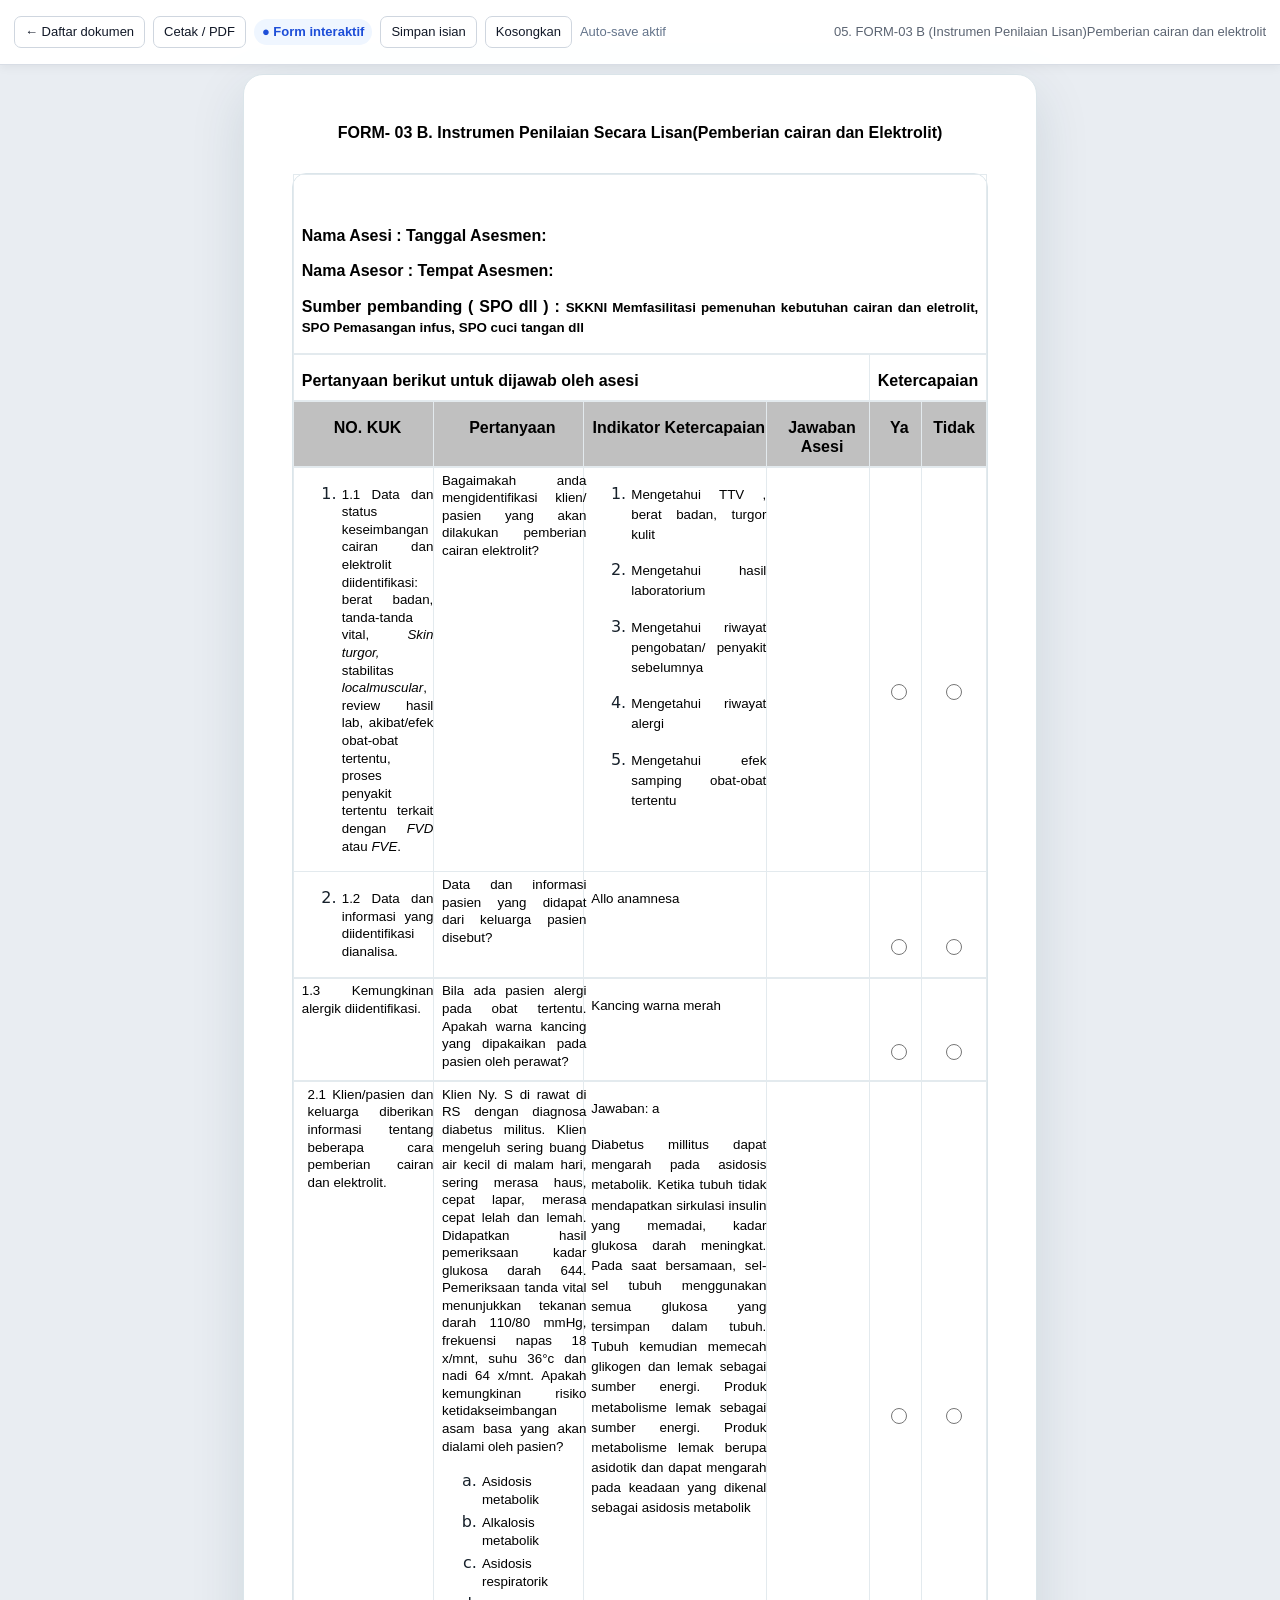
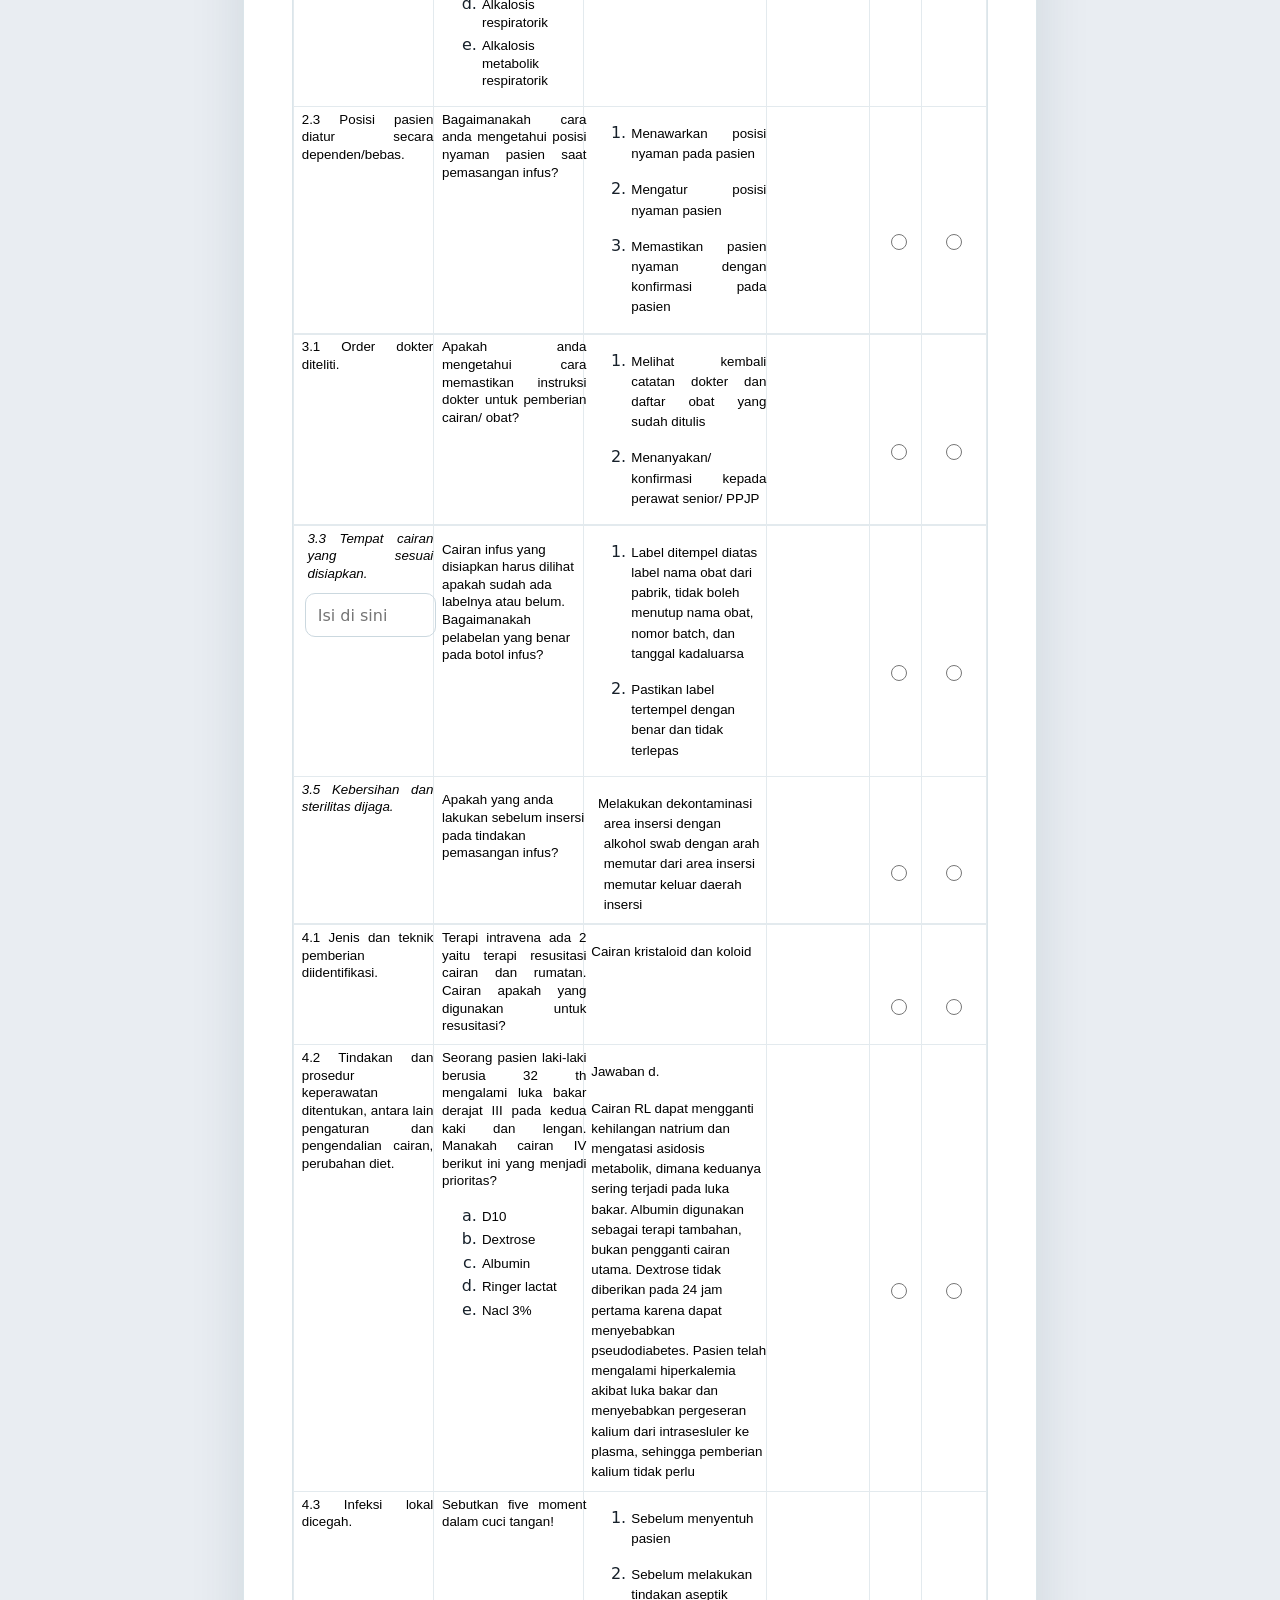
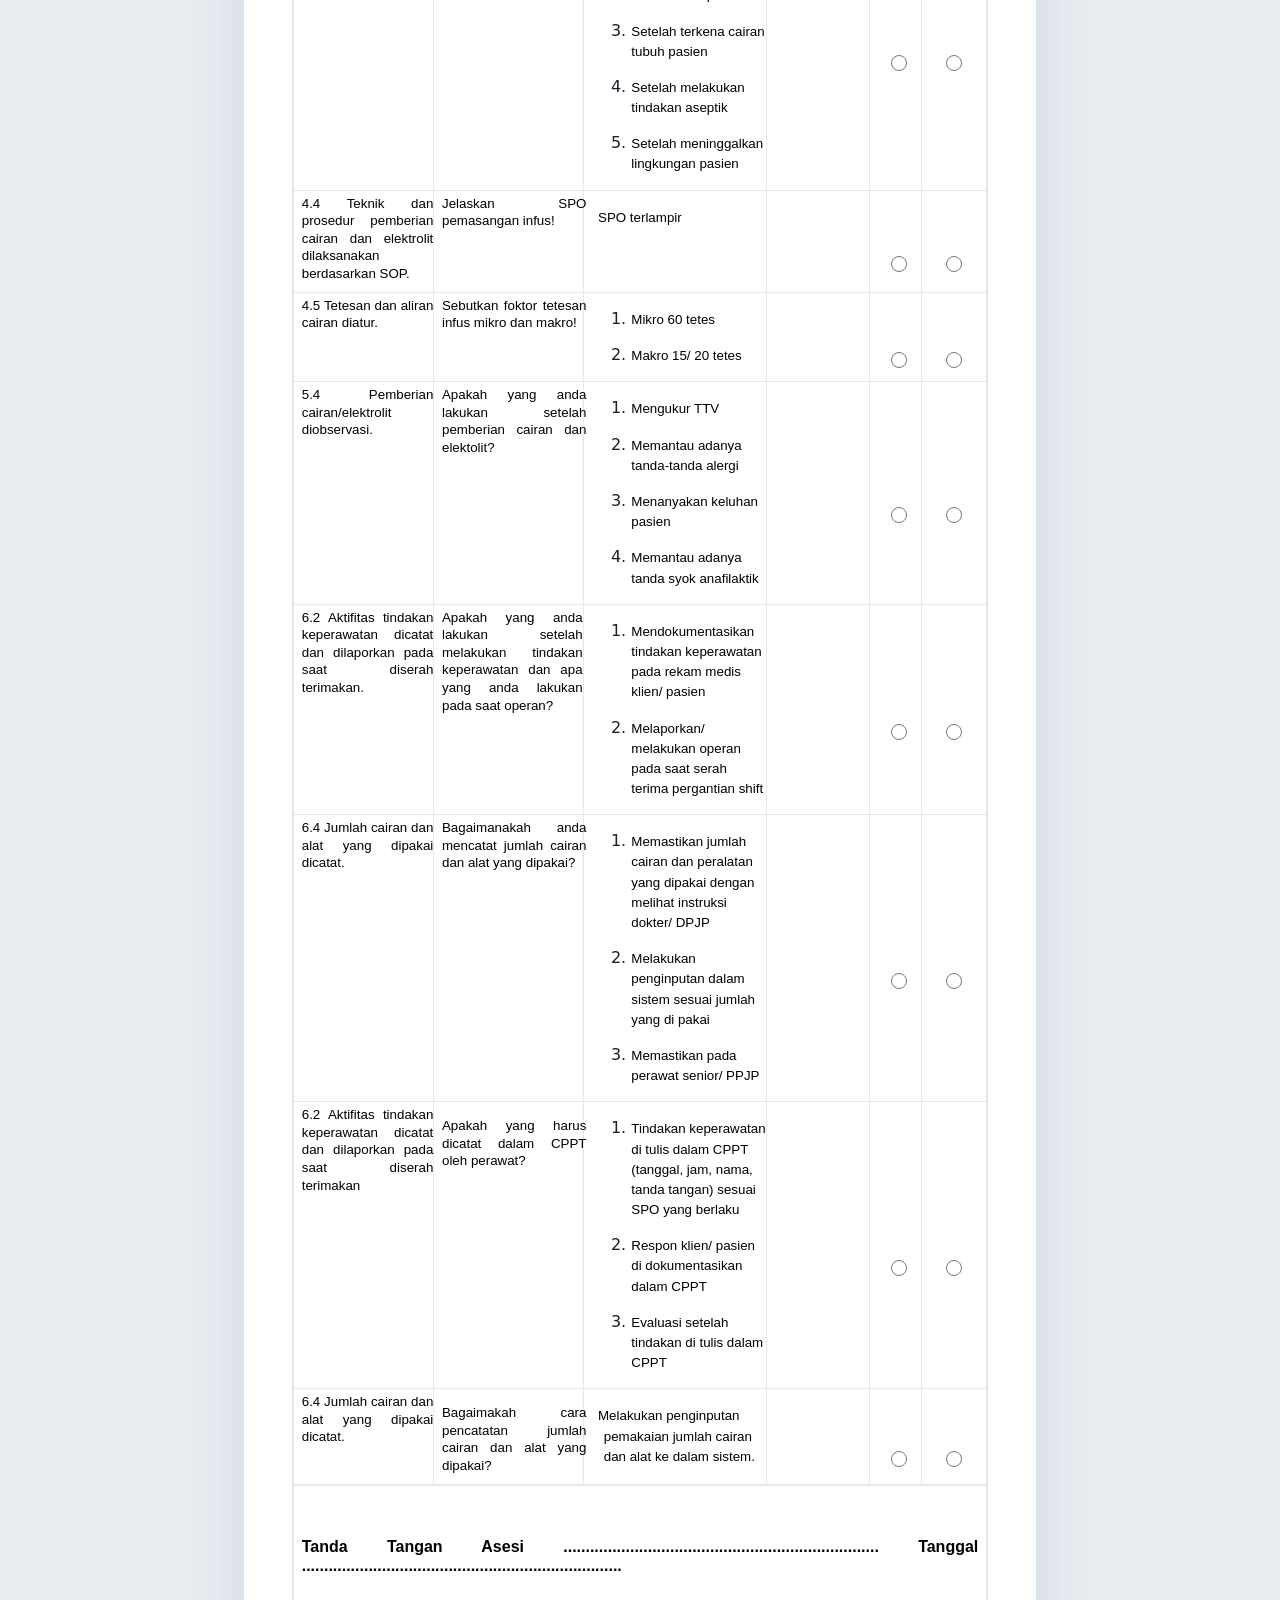
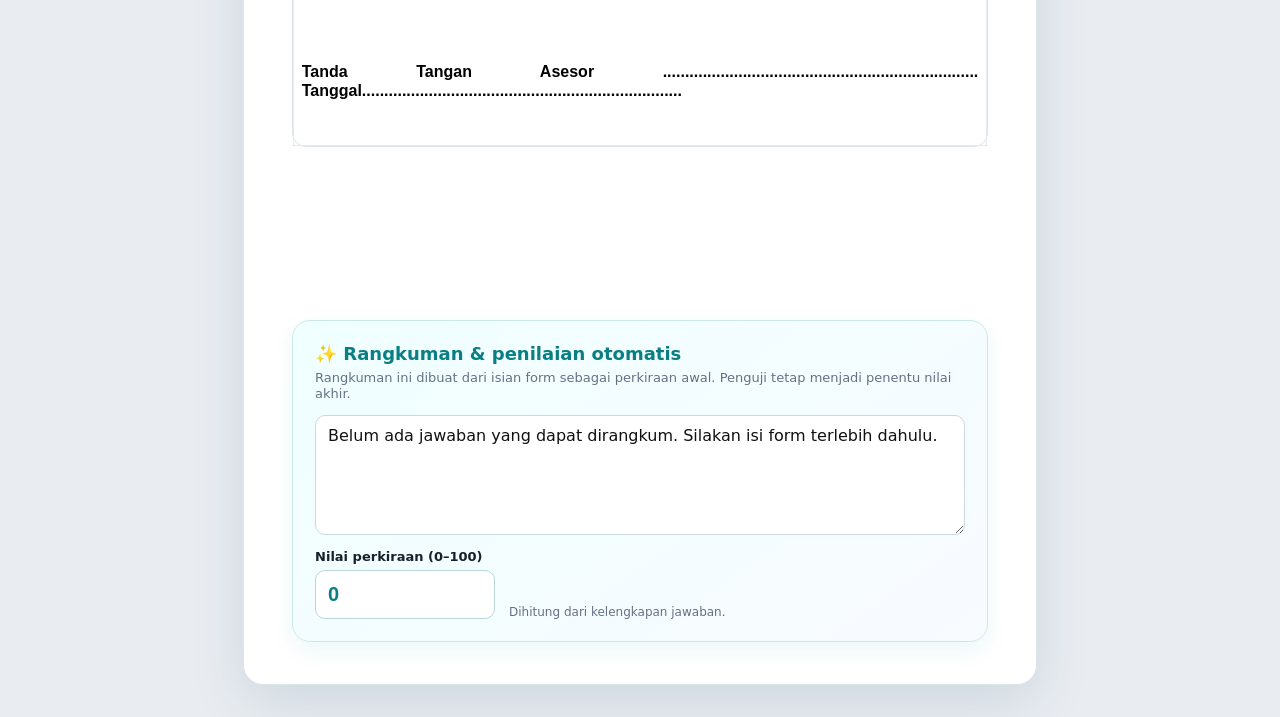
<file: form_html_cairan_elektrolit_interaktif/05. FORM-03 B (Instrumen Penilaian Lisan)Pemberian cairan dan elektrolit.html>
<!DOCTYPE html>

<html>
<head>
<meta content="text/html; charset=utf-8" http-equiv="content-type"/>
<title></title>
<meta content="LibreOffice 25.2.3.2 (Linux)" name="generator"/>
<meta content="user" name="author"/>
<meta content="2010-02-25T04:28:00" name="created"/>
<meta content="hardono" name="changedby"/>
<meta content="2022-12-30T08:05:00" name="changed"/>
<style type="text/css">
		@page { size: 11in 8.5in; margin-left: 1in; margin-right: 1in; margin-top: 0.8in; margin-bottom: 0.5in }
		p { margin-bottom: 0.1in; color: #000000; direction: ltr; line-height: 120%; orphans: 2; widows: 2; background: transparent }
		p.western { font-size: 11pt; so-language: en-US; font-family: "Calibri", sans-serif }
		p.cjk { so-language: zh-CN; font-family: "Times New Roman", serif; font-size: 11pt }
		p.ctl { font-size: 11pt; font-family: "Calibri", sans-serif; so-language: ar-SA }
	</style>
<meta content="width=device-width, initial-scale=1" name="viewport"/><style>
/* Enhancements added for browser viewing; original Word formatting remains intact. */
html { background:#e9edf2; }
body { margin:0 !important; padding:70px 18px 32px !important; background:#e9edf2 !important; min-width:0; }
.word-document { box-sizing:border-box; width:min(100%, 8.27in); margin:0 auto; background:white; padding:0.55in 0.55in 0.55in 0.55in; box-shadow:0 8px 30px rgba(0,0,0,.14); overflow-x:auto; }
.word-document table { max-width:100%; }
.word-document img { max-width:100%; height:auto; }
.html-toolbar { position:fixed; inset:0 0 auto 0; z-index:9999; height:52px; display:flex; align-items:center; gap:8px; padding:0 14px; background:rgba(255,255,255,.96); border-bottom:1px solid #d8dde5; box-shadow:0 2px 10px rgba(0,0,0,.06); font:13px/1.2 Arial,sans-serif; color:#1f2937; }
.html-toolbar a,.html-toolbar button { appearance:none; border:1px solid #cfd6df; background:#fff; color:#111827; border-radius:7px; padding:7px 10px; text-decoration:none; cursor:pointer; font:inherit; }
.html-toolbar a:hover,.html-toolbar button:hover { background:#f4f6f8; }
.html-toolbar .title { margin-left:auto; max-width:50vw; overflow:hidden; text-overflow:ellipsis; white-space:nowrap; color:#5b6472; }
.word-document[contenteditable="true"] { outline:3px solid rgba(31,111,235,.25); }
@media (max-width:760px) {
  body { padding:60px 8px 16px !important; }
  .word-document { width:100%; padding:20px 14px; box-shadow:none; }
  .html-toolbar .title { display:none; }
}
@media print {
  html,body { background:#fff !important; }
  body { padding:0 !important; }
  .html-toolbar { display:none !important; }
  .word-document { width:auto; margin:0; padding:0; box-shadow:none; overflow:visible; }
}
</style>
<style id="interactive-form-styles">
/* ===== Interactive form controls ===== */
:root { --form-blue:#2563eb; --form-border:#94a3b8; --form-soft:#eff6ff; }

.form-control-line {
  display:inline-block;
  box-sizing:border-box;
  min-width:120px;
  width:min(100%, 260px);
  height:25px;
  margin:1px 3px;
  padding:2px 5px;
  border:0;
  border-bottom:1px solid #111;
  border-radius:0;
  background:transparent;
  color:#111;
  font:inherit;
  vertical-align:baseline;
}
.form-control-line:focus,
.form-textarea:focus {
  outline:2px solid rgba(37,99,235,.24);
  outline-offset:1px;
  background:#f8fbff;
}

.form-textarea {
  box-sizing:border-box;
  display:block;
  width:100%;
  min-width:80px;
  min-height:54px;
  padding:5px 6px;
  resize:vertical;
  border:1px dashed #94a3b8;
  border-radius:4px;
  background:#fff;
  color:#111;
  font:inherit;
  line-height:1.25;
}
.form-textarea.compact { min-height:38px; }

.form-choice-cell {
  text-align:center !important;
  vertical-align:middle !important;
}
.form-choice {
  display:flex;
  align-items:center;
  justify-content:center;
  min-height:28px;
  cursor:pointer;
}
.form-choice input[type="radio"],
.form-choice input[type="checkbox"] {
  width:16px;
  height:16px;
  margin:0;
  accent-color:var(--form-blue);
  cursor:pointer;
}

.interactive-badge {
  display:inline-flex;
  align-items:center;
  gap:5px;
  padding:5px 8px;
  border-radius:999px;
  background:var(--form-soft);
  color:#1d4ed8;
  font-weight:700;
  white-space:nowrap;
}
.save-status { color:#64748b; white-space:nowrap; }

.html-toolbar { flex-wrap:wrap; height:auto !important; min-height:52px; padding-top:6px !important; padding-bottom:6px !important; }
body { padding-top:74px !important; }

@media (max-width:760px) {
  body { padding-top:112px !important; }
  .html-toolbar { gap:5px !important; }
  .html-toolbar a,.html-toolbar button { padding:6px 8px !important; }
  .interactive-badge,.save-status { font-size:11px; }
  .form-control-line { min-width:90px; width:min(100%, 190px); }
}

@media print {
  .form-control-line {
    border-bottom:1px solid #000 !important;
    background:transparent !important;
    outline:none !important;
  }
  .form-textarea {
    border:0 !important;
    min-height:28px;
    resize:none;
    overflow:visible;
    background:transparent !important;
  }
  .form-choice input { accent-color:#000; }
}
</style>

<link rel="stylesheet" href="form-enhancements.css" />
</head>
<body dir="ltr" lang="en-US" link="#000080" text="#000000" vlink="#800000"><div class="html-toolbar"><a href="index.html">← Daftar dokumen</a><button onclick="window.print()" type="button">Cetak / PDF</button><button id="editBtn" onclick="toggleEdit()" type="button">Mode isi</button><span class="title">05. FORM-03 B (Instrumen Penilaian Lisan)Pemberian cairan dan elektrolit</span></div><div class="word-document" id="wordDocument"><p align="center" style="margin-bottom: 0in; line-height: 100%">
<font face="Arial, sans-serif"><font size="3" style="font-size: 12pt"><span lang="sv-SE"><b>FORM-
03 B. Instrumen Penilaian Secara Lisan(Pemberian cairan dan
Elektrolit)</b></span></font></font></p>
<p align="justify" lang="sv-SE" style="line-height: 100%; margin-bottom: 0in">
<br/>
</p>
<table cellpadding="7" cellspacing="0" width="887">
<col width="141"/>
<col width="214"/>
<col width="202"/>
<col width="160"/>
<col width="40"/>
<col width="44"/>
<tr>
<td colspan="6" style="border: 1px solid #000000; padding: 0in 0.08in" valign="top" width="871"><p align="justify" lang="es-ES" style="margin-bottom: 0in">
<br/>
</p>
<p align="justify" lang="es-ES" style="margin-bottom: 0in"><font face="Arial, sans-serif"><b>Nama
			Asesi     :                                                       
			                                                Tanggal Asesmen:</b></font></p>
<p align="justify" lang="es-ES" style="margin-bottom: 0in"><font face="Arial, sans-serif"><b>Nama
			Asesor  :                                                         
			                                               Tempat Asesmen:</b></font></p>
<p align="justify" style="margin-bottom: 0in"><font face="Arial, sans-serif"><b>Sumber
			pembanding ( SPO dll ) :   </b></font><font face="Arial, sans-serif"><font size="2" style="font-size: 10pt"><b>
			SKKNI Memfasilitasi pemenuhan kebutuhan cairan dan eletrolit, SPO
			Pemasangan infus, SPO cuci tangan dll</b></font></font><font face="Arial, sans-serif"><b>
</b></font>
</p>
<p align="justify">
</p>
</td>
</tr>
<tr valign="top">
<td colspan="4" style="border-top: 1px solid #000000; border-bottom: 1px solid #000000; border-left: 1px solid #000000; border-right: none; padding-top: 0in; padding-bottom: 0in; padding-left: 0.08in; padding-right: 0in" width="759"><p align="justify">
<font face="Arial, sans-serif"><b>Pertanyaan berikut untuk dijawab
			oleh asesi</b></font></p>
</td>
<td colspan="2" style="border: 1px solid #000000; padding: 0in 0.08in" width="98"><p align="center" lang="fi-FI">
<font face="Arial, sans-serif"><b>Ketercapaian</b></font></p>
</td>
</tr>
<tr>
<td bgcolor="#c0c0c0" style="background: #c0c0c0; border-top: 1px solid #000000; border-bottom: 1px solid #000000; border-left: 1px solid #000000; border-right: none; padding-top: 0in; padding-bottom: 0in; padding-left: 0.08in; padding-right: 0in" width="141"><p align="center" lang="es-ES">
<font face="Arial, sans-serif"><b>NO. KUK</b></font></p>
</td>
<td bgcolor="#c0c0c0" style="background: #c0c0c0; border-top: 1px solid #000000; border-bottom: 1px solid #000000; border-left: 1px solid #000000; border-right: none; padding-top: 0in; padding-bottom: 0in; padding-left: 0.08in; padding-right: 0in" width="214"><p align="center" lang="es-ES">
<font face="Arial, sans-serif"><b>Pertanyaan</b></font></p>
</td>
<td bgcolor="#c0c0c0" style="background: #c0c0c0; border-top: 1px solid #000000; border-bottom: 1px solid #000000; border-left: 1px solid #000000; border-right: none; padding-top: 0in; padding-bottom: 0in; padding-left: 0.08in; padding-right: 0in" width="202"><p align="center" lang="es-ES">
<font face="Arial, sans-serif"><b>Indikator Ketercapaian</b></font></p>
</td>
<td bgcolor="#c0c0c0" style="background: #c0c0c0; border-top: 1px solid #000000; border-bottom: 1px solid #000000; border-left: 1px solid #000000; border-right: none; padding-top: 0in; padding-bottom: 0in; padding-left: 0.08in; padding-right: 0in" width="160"><p align="center" lang="es-ES">
<font face="Arial, sans-serif"><b>Jawaban Asesi</b></font></p>
</td>
<td bgcolor="#c0c0c0" style="background: #c0c0c0; border-top: 1px solid #000000; border-bottom: 1px solid #000000; border-left: 1px solid #000000; border-right: none; padding-top: 0in; padding-bottom: 0in; padding-left: 0.08in; padding-right: 0in" width="40"><p align="center" lang="es-ES">
<font face="Arial, sans-serif"><b>Ya</b></font></p>
</td>
<td bgcolor="#c0c0c0" style="background: #c0c0c0; border: 1px solid #000000; padding: 0in 0.08in" width="44"><p align="center" lang="es-ES">
<font face="Arial, sans-serif"><b>Tidak</b></font></p>
</td>
</tr>
<tr valign="top">
<td height="78" style="border-top: 1px solid #000000; border-bottom: 1px solid #000000; border-left: 1px solid #000000; border-right: none; padding-top: 0in; padding-bottom: 0in; padding-left: 0.08in; padding-right: 0in" width="141">
<ol><li><p align="justify" class="western" style="margin-top: 0.04in">
<font face="Arial, sans-serif"><font size="2" style="font-size: 10pt"><span lang="fi-FI">1.1
				Data dan status keseimbangan cairan dan elektrolit
				diidentifikasi: berat badan, tanda-tanda vital, </span></font></font><font face="Arial, sans-serif"><font size="2" style="font-size: 10pt"><span lang="fi-FI"><i>Skin
				turgor, </i></span></font></font><font face="Arial, sans-serif"><font size="2" style="font-size: 10pt"><span lang="fi-FI">stabilitas
				</span></font></font><font face="Arial, sans-serif"><font size="2" style="font-size: 10pt"><span lang="fi-FI"><i>localmuscular</i></span></font></font><font face="Arial, sans-serif"><font size="2" style="font-size: 10pt"><span lang="fi-FI">,
				review hasil lab, akibat/efek obat-obat tertentu, proses penyakit
				tertentu terkait dengan </span></font></font><font face="Arial, sans-serif"><font size="2" style="font-size: 10pt"><span lang="fi-FI"><i>FVD</i></span></font></font><font face="Arial, sans-serif"><font size="2" style="font-size: 10pt"><span lang="fi-FI">
				atau </span></font></font><font face="Arial, sans-serif"><font size="2" style="font-size: 10pt"><span lang="fi-FI"><i>FVE</i></span></font></font><font face="Arial, sans-serif"><font size="2" style="font-size: 10pt"><span lang="fi-FI">.</span></font></font></p></li>
</ol>
</td>
<td style="border-top: 1px solid #000000; border-bottom: 1px solid #000000; border-left: 1px solid #000000; border-right: none; padding-top: 0in; padding-bottom: 0in; padding-left: 0.08in; padding-right: 0in" width="214"><p align="justify" class="western" lang="id-ID" style="margin-top: 0.04in; margin-right: -0.04in">
<font face="Arial, sans-serif"><font size="2" style="font-size: 10pt">Bagaimakah
			anda  mengidentifikasi klien/ pasien yang akan dilakukan pemberian
			cairan elektrolit?</font></font></p>
</td>
<td style="border-top: 1px solid #000000; border-bottom: 1px solid #000000; border-left: 1px solid #000000; border-right: none; padding-top: 0in; padding-bottom: 0in; padding-left: 0.08in; padding-right: 0in" width="202">
<ol><li><p align="justify" lang="es-ES" style="margin-bottom: 0in">
<font face="Arial, sans-serif"><font size="2" style="font-size: 10pt">Mengetahui
				TTV , berat badan, turgor kulit</font></font></p></li>
<li><p align="justify" lang="es-ES" style="margin-bottom: 0in"><font face="Arial, sans-serif"><font size="2" style="font-size: 10pt">Mengetahui
				hasil laboratorium</font></font></p></li>
<li><p align="justify" lang="es-ES" style="margin-bottom: 0in"><font face="Arial, sans-serif"><font size="2" style="font-size: 10pt">Mengetahui
				riwayat pengobatan/ penyakit sebelumnya</font></font></p></li>
<li><p align="justify" lang="es-ES" style="margin-bottom: 0in"><font face="Arial, sans-serif"><font size="2" style="font-size: 10pt">Mengetahui
				riwayat alergi</font></font></p></li>
<li><p align="justify" lang="es-ES"><font face="Arial, sans-serif"><font size="2" style="font-size: 10pt">Mengetahui
				efek samping obat-obat tertentu</font></font></p></li>
</ol>
</td>
<td style="border-top: 1px solid #000000; border-bottom: 1px solid #000000; border-left: 1px solid #000000; border-right: none; padding-top: 0in; padding-bottom: 0in; padding-left: 0.08in; padding-right: 0in" width="160"><p align="justify" lang="es-ES">
<br/>
</p>
</td>
<td style="border-top: 1px solid #000000; border-bottom: 1px solid #000000; border-left: 1px solid #000000; border-right: none; padding-top: 0in; padding-bottom: 0in; padding-left: 0.08in; padding-right: 0in" width="40"><p align="justify" lang="es-ES">
<br/>
</p>
</td>
<td style="border: 1px solid #000000; padding: 0in 0.08in" width="44"><p align="justify" lang="es-ES">
<br/>
</p>
</td>
</tr>
<tr valign="top">
<td height="47" style="border-top: none; border-bottom: 1px solid #000000; border-left: 1px solid #000000; border-right: none; padding-top: 0in; padding-bottom: 0in; padding-left: 0.08in; padding-right: 0in" width="141">
<ol start="2"><li><p align="justify" class="western" lang="id-ID" style="margin-top: 0.04in">
<font face="Arial, sans-serif"><font size="2" style="font-size: 10pt">1.2
				Data dan informasi yang diidentifikasi dianalisa.</font></font></p></li>
</ol>
</td>
<td style="border-top: none; border-bottom: 1px solid #000000; border-left: 1px solid #000000; border-right: none; padding-top: 0in; padding-bottom: 0in; padding-left: 0.08in; padding-right: 0in" width="214"><p align="justify" class="western" lang="es-ES" style="margin-right: -0.04in; margin-top: 0.04in">
<font face="Arial, sans-serif"><font size="2" style="font-size: 10pt">Data
			dan informasi pasien yang didapat dari keluarga pasien disebut?</font></font></p>
</td>
<td style="border-top: none; border-bottom: 1px solid #000000; border-left: 1px solid #000000; border-right: none; padding-top: 0in; padding-bottom: 0in; padding-left: 0.08in; padding-right: 0in" width="202"><p align="justify" lang="es-ES">
<font face="Arial, sans-serif"><font size="2" style="font-size: 10pt">Allo
			anamnesa</font></font></p>
</td>
<td style="border-top: none; border-bottom: 1px solid #000000; border-left: 1px solid #000000; border-right: none; padding-top: 0in; padding-bottom: 0in; padding-left: 0.08in; padding-right: 0in" width="160"><p align="justify" lang="es-ES">
<br/>
</p>
</td>
<td style="border-top: none; border-bottom: 1px solid #000000; border-left: 1px solid #000000; border-right: none; padding-top: 0in; padding-bottom: 0in; padding-left: 0.08in; padding-right: 0in" width="40"><p align="justify" lang="es-ES">
<br/>
</p>
</td>
<td style="border-top: none; border-bottom: 1px solid #000000; border-left: 1px solid #000000; border-right: 1px solid #000000; padding: 0in 0.08in" width="44"><p align="justify" lang="es-ES">
<br/>
</p>
</td>
</tr>
<tr valign="top">
<td style="border-top: 1px solid #000000; border-bottom: 1px solid #000000; border-left: 1px solid #000000; border-right: none; padding-top: 0in; padding-bottom: 0in; padding-left: 0.08in; padding-right: 0in" width="141"><p align="justify" class="western" style="margin-top: 0.04in">
<font face="Arial, sans-serif"><font size="2" style="font-size: 10pt"><span lang="de-DE">1.3
			</span></font></font><font face="Arial, sans-serif"><font size="2" style="font-size: 10pt"><span lang="es-ES">Kemungkinan
			alergik diidentifikasi.</span></font></font></p>
</td>
<td style="border-top: 1px solid #000000; border-bottom: 1px solid #000000; border-left: 1px solid #000000; border-right: none; padding-top: 0in; padding-bottom: 0in; padding-left: 0.08in; padding-right: 0in" width="214"><p align="justify" class="western" lang="es-ES" style="margin-right: -0.04in; margin-top: 0.04in">
<font face="Arial, sans-serif"><font size="2" style="font-size: 10pt">Bila
			ada pasien alergi pada obat tertentu. Apakah warna kancing yang
			dipakaikan pada pasien oleh perawat?</font></font></p>
</td>
<td style="border-top: 1px solid #000000; border-bottom: 1px solid #000000; border-left: 1px solid #000000; border-right: none; padding-top: 0in; padding-bottom: 0in; padding-left: 0.08in; padding-right: 0in" width="202"><p align="justify" lang="es-ES">
<font face="Arial, sans-serif"><font size="2" style="font-size: 10pt">Kancing
			warna merah</font></font></p>
</td>
<td style="border-top: 1px solid #000000; border-bottom: 1px solid #000000; border-left: 1px solid #000000; border-right: none; padding-top: 0in; padding-bottom: 0in; padding-left: 0.08in; padding-right: 0in" width="160"><p align="justify" lang="es-ES">
<br/>
</p>
</td>
<td style="border-top: 1px solid #000000; border-bottom: 1px solid #000000; border-left: 1px solid #000000; border-right: none; padding-top: 0in; padding-bottom: 0in; padding-left: 0.08in; padding-right: 0in" width="40"><p align="justify" lang="es-ES">
<br/>
</p>
</td>
<td style="border: 1px solid #000000; padding: 0in 0.08in" width="44"><p align="justify" lang="es-ES">
<br/>
</p>
</td>
</tr>
<tr valign="top">
<td style="border-top: 1px solid #000000; border-bottom: 1px solid #000000; border-left: 1px solid #000000; border-right: none; padding-top: 0in; padding-bottom: 0in; padding-left: 0.08in; padding-right: 0in" width="141"><p align="justify" class="western" style="margin-left: 0.06in; margin-top: 0.04in">
<font face="Arial, sans-serif"><font size="2" style="font-size: 10pt"><span lang="de-DE">2.1
			Klien/pasien dan keluarga diberikan informasi tentang beberapa
			cara pemberian cairan dan elektrolit</span></font></font><font face="Arial, sans-serif"><font size="2" style="font-size: 10pt"><span lang="id-ID">.</span></font></font></p>
</td>
<td style="border-top: 1px solid #000000; border-bottom: 1px solid #000000; border-left: 1px solid #000000; border-right: none; padding-top: 0in; padding-bottom: 0in; padding-left: 0.08in; padding-right: 0in" width="214"><p align="justify" class="western" style="margin-right: -0.04in; margin-top: 0.04in; margin-bottom: 0.04in">
<font face="Arial, sans-serif"><font size="2" style="font-size: 10pt"><span lang="es-ES">Klien
			Ny. S di rawat di RS dengan diagnosa diabetus militus. Klien
			mengeluh sering buang air kecil di malam hari, sering merasa haus,
			cepat lapar, merasa cepat lelah dan lemah. Didapatkan hasil
			pemeriksaan kadar glukosa darah 644. Pemeriksaan tanda vital
			menunjukkan tekanan darah 110/80 mmHg, frekuensi napas 18 x/mnt,
			suhu 36</span></font></font><font face="Noto Sans, sans-serif"><font size="2" style="font-size: 10pt"><span lang="es-ES">°</span></font></font><font face="Arial, sans-serif"><font size="2" style="font-size: 10pt"><span lang="es-ES">c
			dan nadi 64 x/mnt. Apakah kemungkinan risiko ketidakseimbangan
			asam basa yang akan dialami oleh pasien?</span></font></font></p>
<ol type="a">
<li><p align="justify" class="western" lang="es-ES" style="margin-top: 0.04in; margin-bottom: 0.04in; margin-right: -0.04in">
<font face="Arial, sans-serif"><font size="2" style="font-size: 10pt">Asidosis
				metabolik</font></font></p></li>
<li><p align="justify" class="western" lang="es-ES" style="margin-top: 0.04in; margin-bottom: 0.04in; margin-right: -0.04in">
<font face="Arial, sans-serif"><font size="2" style="font-size: 10pt">Alkalosis
				metabolik</font></font></p></li>
<li><p align="justify" class="western" lang="es-ES" style="margin-top: 0.04in; margin-bottom: 0.04in; margin-right: -0.04in">
<font face="Arial, sans-serif"><font size="2" style="font-size: 10pt">Asidosis
				respiratorik</font></font></p></li>
<li><p align="justify" class="western" lang="es-ES" style="margin-top: 0.04in; margin-bottom: 0.04in; margin-right: -0.04in">
<font face="Arial, sans-serif"><font size="2" style="font-size: 10pt">Alkalosis
				respiratorik</font></font></p></li>
<li><p align="justify" class="western" lang="es-ES" style="margin-top: 0.04in; margin-right: -0.04in">
<font face="Arial, sans-serif"><font size="2" style="font-size: 10pt">Alkalosis
				metabolik respiratorik</font></font></p></li>
</ol>
</td>
<td style="border-top: 1px solid #000000; border-bottom: 1px solid #000000; border-left: 1px solid #000000; border-right: none; padding-top: 0in; padding-bottom: 0in; padding-left: 0.08in; padding-right: 0in" width="202"><p align="justify" lang="es-ES" style="margin-bottom: 0in">
<font face="Arial, sans-serif"><font size="2" style="font-size: 10pt">Jawaban:
			a</font></font></p>
<p align="justify" lang="es-ES"><font face="Arial, sans-serif"><font size="2" style="font-size: 10pt">Diabetus
			millitus dapat mengarah pada asidosis metabolik. Ketika tubuh
			tidak mendapatkan sirkulasi insulin yang memadai, kadar glukosa
			darah meningkat. Pada saat bersamaan, sel-sel tubuh menggunakan
			semua glukosa yang tersimpan dalam tubuh. Tubuh kemudian memecah
			glikogen dan lemak sebagai sumber energi. Produk metabolisme lemak
			sebagai sumber energi. Produk metabolisme lemak berupa asidotik
			dan dapat mengarah pada keadaan yang dikenal sebagai asidosis
			metabolik</font></font></p>
</td>
<td style="border-top: 1px solid #000000; border-bottom: 1px solid #000000; border-left: 1px solid #000000; border-right: none; padding-top: 0in; padding-bottom: 0in; padding-left: 0.08in; padding-right: 0in" width="160"><p align="justify" lang="es-ES">
<br/>
</p>
</td>
<td style="border-top: 1px solid #000000; border-bottom: 1px solid #000000; border-left: 1px solid #000000; border-right: none; padding-top: 0in; padding-bottom: 0in; padding-left: 0.08in; padding-right: 0in" width="40"><p align="justify" lang="es-ES">
<br/>
</p>
</td>
<td style="border: 1px solid #000000; padding: 0in 0.08in" width="44"><p align="justify" lang="es-ES">
<br/>
</p>
</td>
</tr>
<tr valign="top">
<td style="border-top: none; border-bottom: 1px solid #000000; border-left: 1px solid #000000; border-right: none; padding-top: 0in; padding-bottom: 0in; padding-left: 0.08in; padding-right: 0in" width="141"><p align="justify" class="western" style="margin-top: 0.04in">
<font face="Arial, sans-serif"><font size="2" style="font-size: 10pt"><span lang="sv-SE">2.3
			Posisi pasien diatur secara dependen/bebas</span></font></font><font face="Arial, sans-serif"><font size="2" style="font-size: 10pt"><span lang="id-ID">.</span></font></font></p>
</td>
<td style="border-top: none; border-bottom: 1px solid #000000; border-left: 1px solid #000000; border-right: none; padding-top: 0in; padding-bottom: 0in; padding-left: 0.08in; padding-right: 0in" width="214"><p align="justify" class="western" lang="es-ES" style="margin-right: -0.04in; margin-top: 0.04in">
<font face="Arial, sans-serif"><font size="2" style="font-size: 10pt">Bagaimanakah
			cara anda mengetahui posisi nyaman pasien saat pemasangan infus?</font></font></p>
</td>
<td style="border-top: none; border-bottom: 1px solid #000000; border-left: 1px solid #000000; border-right: none; padding-top: 0in; padding-bottom: 0in; padding-left: 0.08in; padding-right: 0in" width="202">
<ol><li><p align="justify" lang="es-ES" style="margin-bottom: 0in">
<font face="Arial, sans-serif"><font size="2" style="font-size: 10pt">Menawarkan
				posisi nyaman pada pasien</font></font></p></li>
<li><p align="justify" lang="es-ES" style="margin-bottom: 0in"><font face="Arial, sans-serif"><font size="2" style="font-size: 10pt">Mengatur
				posisi nyaman pasien</font></font></p></li>
<li><p align="justify" lang="es-ES"><font face="Arial, sans-serif"><font size="2" style="font-size: 10pt">Memastikan
				pasien nyaman dengan konfirmasi pada pasien</font></font></p></li>
</ol>
</td>
<td style="border-top: none; border-bottom: 1px solid #000000; border-left: 1px solid #000000; border-right: none; padding-top: 0in; padding-bottom: 0in; padding-left: 0.08in; padding-right: 0in" width="160"><p align="justify" lang="es-ES">
<br/>
</p>
</td>
<td style="border-top: none; border-bottom: 1px solid #000000; border-left: 1px solid #000000; border-right: none; padding-top: 0in; padding-bottom: 0in; padding-left: 0.08in; padding-right: 0in" width="40"><p align="justify" lang="es-ES">
<br/>
</p>
</td>
<td style="border-top: none; border-bottom: 1px solid #000000; border-left: 1px solid #000000; border-right: 1px solid #000000; padding: 0in 0.08in" width="44"><p align="justify" lang="es-ES">
<br/>
</p>
</td>
</tr>
<tr valign="top">
<td style="border-top: 1px solid #000000; border-bottom: 1px solid #000000; border-left: 1px solid #000000; border-right: none; padding-top: 0in; padding-bottom: 0in; padding-left: 0.08in; padding-right: 0in" width="141"><p align="justify" class="western" lang="id-ID" style="margin-top: 0.04in">
<font face="Arial, sans-serif"><font size="2" style="font-size: 10pt">3.1
			Order dokter diteliti.</font></font></p>
</td>
<td style="border-top: 1px solid #000000; border-bottom: 1px solid #000000; border-left: 1px solid #000000; border-right: none; padding-top: 0in; padding-bottom: 0in; padding-left: 0.08in; padding-right: 0in" width="214"><p align="justify" class="western" lang="es-ES" style="margin-right: -0.04in; margin-top: 0.04in">
<font face="Arial, sans-serif"><font size="2" style="font-size: 10pt">Apakah
			anda mengetahui cara memastikan instruksi dokter untuk pemberian
			cairan/ obat?</font></font></p>
</td>
<td style="border-top: 1px solid #000000; border-bottom: 1px solid #000000; border-left: 1px solid #000000; border-right: none; padding-top: 0in; padding-bottom: 0in; padding-left: 0.08in; padding-right: 0in" width="202">
<ol><li><p align="justify" lang="es-ES" style="margin-bottom: 0in">
<font face="Arial, sans-serif"><font size="2" style="font-size: 10pt">Melihat
				kembali catatan dokter dan daftar obat yang sudah ditulis</font></font></p></li>
<li><p align="justify" lang="es-ES"><font face="Arial, sans-serif"><font size="2" style="font-size: 10pt">Menanyakan/
				konfirmasi kepada perawat senior/ PPJP</font></font></p></li>
</ol>
</td>
<td style="border-top: 1px solid #000000; border-bottom: 1px solid #000000; border-left: 1px solid #000000; border-right: none; padding-top: 0in; padding-bottom: 0in; padding-left: 0.08in; padding-right: 0in" width="160"><p align="justify" lang="es-ES">
<br/>
</p>
</td>
<td style="border-top: 1px solid #000000; border-bottom: 1px solid #000000; border-left: 1px solid #000000; border-right: none; padding-top: 0in; padding-bottom: 0in; padding-left: 0.08in; padding-right: 0in" width="40"><p align="justify" lang="es-ES">
<br/>
</p>
</td>
<td style="border: 1px solid #000000; padding: 0in 0.08in" width="44"><p align="justify" lang="es-ES">
<br/>
</p>
</td>
</tr>
<tr valign="top">
<td style="border-top: 1px solid #000000; border-bottom: 1px solid #000000; border-left: 1px solid #000000; border-right: none; padding-top: 0in; padding-bottom: 0in; padding-left: 0.08in; padding-right: 0in" width="141"><p align="justify" class="western" lang="de-DE" style="margin-left: 0.06in; margin-top: 0.04in">
<font face="Arial, sans-serif"><font size="2" style="font-size: 10pt"><i>3.3
			Tempat cairan yang sesuai disiapkan.</i></font></font></p>
</td>
<td style="border-top: 1px solid #000000; border-bottom: 1px solid #000000; border-left: 1px solid #000000; border-right: none; padding-top: 0in; padding-bottom: 0in; padding-left: 0.08in; padding-right: 0in" width="214"><p class="western" lang="id-ID" style="margin-right: -0.04in">
<font face="Arial, sans-serif"><font size="2" style="font-size: 10pt">Cairan
			infus yang disiapkan harus dilihat apakah sudah ada labelnya atau
			belum. Bagaimanakah pelabelan yang benar pada botol infus?</font></font></p>
</td>
<td style="border-top: 1px solid #000000; border-bottom: 1px solid #000000; border-left: 1px solid #000000; border-right: none; padding-top: 0in; padding-bottom: 0in; padding-left: 0.08in; padding-right: 0in" width="202">
<ol><li><p lang="es-ES" style="margin-bottom: 0in"><font face="Arial, sans-serif"><font size="2" style="font-size: 10pt">Label
				ditempel diatas label nama obat dari pabrik, tidak boleh menutup
				nama obat, nomor batch, dan tanggal kadaluarsa</font></font></p></li>
<li><p lang="es-ES"><font face="Arial, sans-serif"><font size="2" style="font-size: 10pt">Pastikan
				label tertempel dengan benar dan tidak terlepas</font></font></p></li>
</ol>
</td>
<td style="border-top: 1px solid #000000; border-bottom: 1px solid #000000; border-left: 1px solid #000000; border-right: none; padding-top: 0in; padding-bottom: 0in; padding-left: 0.08in; padding-right: 0in" width="160"><p align="justify" lang="es-ES">
<br/>
</p>
</td>
<td style="border-top: 1px solid #000000; border-bottom: 1px solid #000000; border-left: 1px solid #000000; border-right: none; padding-top: 0in; padding-bottom: 0in; padding-left: 0.08in; padding-right: 0in" width="40"><p align="justify" lang="es-ES">
<br/>
</p>
</td>
<td style="border: 1px solid #000000; padding: 0in 0.08in" width="44"><p align="justify" lang="es-ES">
<br/>
</p>
</td>
</tr>
<tr valign="top">
<td style="border-top: none; border-bottom: 1px solid #000000; border-left: 1px solid #000000; border-right: none; padding-top: 0in; padding-bottom: 0in; padding-left: 0.08in; padding-right: 0in" width="141"><p align="justify" class="western" lang="id-ID" style="margin-top: 0.04in">
<font face="Arial, sans-serif"><font size="2" style="font-size: 10pt"><i>3.5
			Kebersihan dan sterilitas dijaga.</i></font></font></p>
</td>
<td style="border-top: none; border-bottom: 1px solid #000000; border-left: 1px solid #000000; border-right: none; padding-top: 0in; padding-bottom: 0in; padding-left: 0.08in; padding-right: 0in" width="214"><p class="western" lang="id-ID" style="margin-bottom: 0.14in; margin-right: -0.04in">
<font face="Arial, sans-serif"><font size="2" style="font-size: 10pt">Apakah
			yang anda lakukan sebelum insersi pada tindakan pemasangan infus?</font></font></p>
<p align="justify" class="western" lang="id-ID" style="margin-top: 0.04in; margin-right: -0.04in">
<br/>
</p>
</td>
<td style="border-top: none; border-bottom: 1px solid #000000; border-left: 1px solid #000000; border-right: none; padding-top: 0in; padding-bottom: 0in; padding-left: 0.08in; padding-right: 0in" width="202"><p lang="es-ES" style="text-indent: -0.06in; margin-left: 0.13in">
<font face="Arial, sans-serif"><font size="2" style="font-size: 10pt">Melakukan
			dekontaminasi area insersi dengan alkohol swab dengan arah memutar
			dari area insersi memutar keluar daerah insersi</font></font></p>
</td>
<td style="border-top: none; border-bottom: 1px solid #000000; border-left: 1px solid #000000; border-right: none; padding-top: 0in; padding-bottom: 0in; padding-left: 0.08in; padding-right: 0in" width="160"><p align="justify" lang="es-ES">
<br/>
</p>
</td>
<td style="border-top: none; border-bottom: 1px solid #000000; border-left: 1px solid #000000; border-right: none; padding-top: 0in; padding-bottom: 0in; padding-left: 0.08in; padding-right: 0in" width="40"><p align="justify" lang="es-ES">
<br/>
</p>
</td>
<td style="border-top: none; border-bottom: 1px solid #000000; border-left: 1px solid #000000; border-right: 1px solid #000000; padding: 0in 0.08in" width="44"><p align="justify" lang="es-ES">
<br/>
</p>
</td>
</tr>
<tr valign="top">
<td height="28" style="border-top: 1px solid #000000; border-bottom: 1px solid #000000; border-left: 1px solid #000000; border-right: none; padding-top: 0in; padding-bottom: 0in; padding-left: 0.08in; padding-right: 0in" width="141"><p align="justify" class="western" style="margin-top: 0.04in">
<font face="Arial, sans-serif"><font size="2" style="font-size: 10pt"><span lang="sv-SE">4.1
			Jenis dan teknik pemberian diidentifikasi</span></font></font><font face="Arial, sans-serif"><font size="2" style="font-size: 10pt"><span lang="id-ID">.</span></font></font></p>
</td>
<td style="border-top: 1px solid #000000; border-bottom: 1px solid #000000; border-left: 1px solid #000000; border-right: none; padding-top: 0in; padding-bottom: 0in; padding-left: 0.08in; padding-right: 0in" width="214"><p align="justify" class="western" lang="id-ID" style="margin-top: 0.04in; margin-right: -0.04in">
<font face="Arial, sans-serif"><font size="2" style="font-size: 10pt">Terapi
			intravena ada 2 yaitu terapi resusitasi cairan dan rumatan. Cairan
			apakah yang digunakan untuk resusitasi?</font></font></p>
</td>
<td style="border-top: 1px solid #000000; border-bottom: 1px solid #000000; border-left: 1px solid #000000; border-right: none; padding-top: 0in; padding-bottom: 0in; padding-left: 0.08in; padding-right: 0in" width="202"><p style="margin-bottom: 0in">
<font face="Arial, sans-serif"><font size="2" style="font-size: 10pt">Cairan
			kristaloid dan koloid</font></font></p>
<p style="margin-left: 0.06in"><br/>
</p>
</td>
<td style="border-top: 1px solid #000000; border-bottom: 1px solid #000000; border-left: 1px solid #000000; border-right: none; padding-top: 0in; padding-bottom: 0in; padding-left: 0.08in; padding-right: 0in" width="160"><p align="justify" lang="es-ES">
<br/>
</p>
</td>
<td style="border-top: 1px solid #000000; border-bottom: 1px solid #000000; border-left: 1px solid #000000; border-right: none; padding-top: 0in; padding-bottom: 0in; padding-left: 0.08in; padding-right: 0in" width="40"><p align="justify" lang="es-ES">
<br/>
</p>
</td>
<td style="border: 1px solid #000000; padding: 0in 0.08in" width="44"><p align="justify" lang="es-ES">
<br/>
</p>
</td>
</tr>
<tr valign="top">
<td style="border-top: none; border-bottom: 1px solid #000000; border-left: 1px solid #000000; border-right: none; padding-top: 0in; padding-bottom: 0in; padding-left: 0.08in; padding-right: 0in" width="141"><p align="justify" class="western" lang="sv-SE" style="margin-top: 0.04in">
<font face="Arial, sans-serif"><font size="2" style="font-size: 10pt">4.2
			Tindakan dan prosedur keperawatan ditentukan, antara lain
			pengaturan dan pengendalian cairan, perubahan diet.</font></font></p>
</td>
<td style="border-top: none; border-bottom: 1px solid #000000; border-left: 1px solid #000000; border-right: none; padding-top: 0in; padding-bottom: 0in; padding-left: 0.08in; padding-right: 0in" width="214"><p align="justify" class="western" lang="es-ES" style="margin-right: -0.04in; margin-top: 0.04in; margin-bottom: 0.04in">
<font face="Arial, sans-serif"><font size="2" style="font-size: 10pt">Seorang
			pasien laki-laki berusia 32 th mengalami luka bakar derajat III
			pada kedua kaki dan lengan. Manakah cairan IV berikut ini yang
			menjadi prioritas?</font></font></p>
<ol type="a">
<li><p align="justify" class="western" lang="es-ES" style="margin-top: 0.04in; margin-bottom: 0.04in; margin-right: -0.04in">
<font face="Arial, sans-serif"><font size="2" style="font-size: 10pt">D10</font></font></p></li>
<li><p align="justify" class="western" lang="es-ES" style="margin-top: 0.04in; margin-bottom: 0.04in; margin-right: -0.04in">
<font face="Arial, sans-serif"><font size="2" style="font-size: 10pt">Dextrose</font></font></p></li>
<li><p align="justify" class="western" lang="es-ES" style="margin-top: 0.04in; margin-bottom: 0.04in; margin-right: -0.04in">
<font face="Arial, sans-serif"><font size="2" style="font-size: 10pt">Albumin</font></font></p></li>
<li><p align="justify" class="western" lang="es-ES" style="margin-top: 0.04in; margin-bottom: 0.04in; margin-right: -0.04in">
<font face="Arial, sans-serif"><font size="2" style="font-size: 10pt">Ringer
				lactat</font></font></p></li>
<li><p align="justify" class="western" lang="es-ES" style="margin-right: -0.04in; margin-top: 0.04in">
<font face="Arial, sans-serif"><font size="2" style="font-size: 10pt">Nacl
				3%</font></font></p></li>
</ol>
</td>
<td style="border-top: none; border-bottom: 1px solid #000000; border-left: 1px solid #000000; border-right: none; padding-top: 0in; padding-bottom: 0in; padding-left: 0.08in; padding-right: 0in" width="202"><p style="margin-bottom: 0in">
<font face="Arial, sans-serif"><font size="2" style="font-size: 10pt">Jawaban
			d.</font></font></p>
<p><font face="Arial, sans-serif"><font size="2" style="font-size: 10pt">Cairan
			RL dapat mengganti kehilangan natrium dan mengatasi asidosis
			metabolik, dimana keduanya sering terjadi pada luka bakar. Albumin
			digunakan sebagai terapi tambahan, bukan pengganti cairan utama.
			Dextrose tidak diberikan pada 24 jam pertama karena dapat
			menyebabkan pseudodiabetes. Pasien telah mengalami hiperkalemia
			akibat luka bakar dan menyebabkan pergeseran kalium dari
			intrasesluler ke plasma, sehingga pemberian kalium tidak perlu</font></font></p>
</td>
<td style="border-top: none; border-bottom: 1px solid #000000; border-left: 1px solid #000000; border-right: none; padding-top: 0in; padding-bottom: 0in; padding-left: 0.08in; padding-right: 0in" width="160"><p align="justify" lang="es-ES">
<br/>
</p>
</td>
<td style="border-top: none; border-bottom: 1px solid #000000; border-left: 1px solid #000000; border-right: none; padding-top: 0in; padding-bottom: 0in; padding-left: 0.08in; padding-right: 0in" width="40"><p align="justify" lang="es-ES">
<br/>
</p>
</td>
<td style="border-top: none; border-bottom: 1px solid #000000; border-left: 1px solid #000000; border-right: 1px solid #000000; padding: 0in 0.08in" width="44"><p align="justify" lang="es-ES">
<br/>
</p>
</td>
</tr>
<tr valign="top">
<td style="border-top: none; border-bottom: 1px solid #000000; border-left: 1px solid #000000; border-right: none; padding-top: 0in; padding-bottom: 0in; padding-left: 0.08in; padding-right: 0in" width="141"><p align="justify" class="western" lang="id-ID" style="margin-top: 0.04in">
<font face="Arial, sans-serif"><font size="2" style="font-size: 10pt">4.3
			Infeksi lokal dicegah.</font></font></p>
</td>
<td style="border-top: none; border-bottom: 1px solid #000000; border-left: 1px solid #000000; border-right: none; padding-top: 0in; padding-bottom: 0in; padding-left: 0.08in; padding-right: 0in" width="214"><p align="justify" class="western" lang="es-ES" style="margin-right: -0.04in; margin-top: 0.04in">
<font face="Arial, sans-serif"><font size="2" style="font-size: 10pt">Sebutkan
			five moment dalam cuci tangan!</font></font></p>
</td>
<td style="border-top: none; border-bottom: 1px solid #000000; border-left: 1px solid #000000; border-right: none; padding-top: 0in; padding-bottom: 0in; padding-left: 0.08in; padding-right: 0in" width="202">
<ol><li><p lang="es-ES" style="margin-bottom: 0in"><font face="Arial, sans-serif"><font size="2" style="font-size: 10pt">Sebelum
				menyentuh pasien</font></font></p></li>
<li><p lang="es-ES" style="margin-bottom: 0in"><font face="Arial, sans-serif"><font size="2" style="font-size: 10pt">Sebelum
				melakukan tindakan aseptik</font></font></p></li>
<li><p lang="es-ES" style="margin-bottom: 0in"><font face="Arial, sans-serif"><font size="2" style="font-size: 10pt">Setelah
				terkena cairan tubuh pasien</font></font></p></li>
<li><p lang="es-ES" style="margin-bottom: 0in"><font face="Arial, sans-serif"><font size="2" style="font-size: 10pt">Setelah
				melakukan tindakan aseptik</font></font></p></li>
<li><p lang="es-ES"><font face="Arial, sans-serif"><font size="2" style="font-size: 10pt">Setelah
				meninggalkan lingkungan pasien</font></font></p></li>
</ol>
</td>
<td style="border-top: none; border-bottom: 1px solid #000000; border-left: 1px solid #000000; border-right: none; padding-top: 0in; padding-bottom: 0in; padding-left: 0.08in; padding-right: 0in" width="160"><p align="justify" lang="es-ES">
<br/>
</p>
</td>
<td style="border-top: none; border-bottom: 1px solid #000000; border-left: 1px solid #000000; border-right: none; padding-top: 0in; padding-bottom: 0in; padding-left: 0.08in; padding-right: 0in" width="40"><p align="justify" lang="es-ES">
<br/>
</p>
</td>
<td style="border-top: none; border-bottom: 1px solid #000000; border-left: 1px solid #000000; border-right: 1px solid #000000; padding: 0in 0.08in" width="44"><p align="justify" lang="es-ES">
<br/>
</p>
</td>
</tr>
<tr valign="top">
<td style="border-top: none; border-bottom: 1px solid #000000; border-left: 1px solid #000000; border-right: none; padding-top: 0in; padding-bottom: 0in; padding-left: 0.08in; padding-right: 0in" width="141"><p align="justify" class="western" lang="id-ID" style="margin-top: 0.04in">
<font face="Arial, sans-serif"><font size="2" style="font-size: 10pt">4.4
			Teknik dan prosedur pemberian cairan dan elektrolit dilaksanakan
			berdasarkan SOP.</font></font></p>
</td>
<td style="border-top: none; border-bottom: 1px solid #000000; border-left: 1px solid #000000; border-right: none; padding-top: 0in; padding-bottom: 0in; padding-left: 0.08in; padding-right: 0in" width="214"><p align="justify" class="western" lang="es-ES" style="margin-right: -0.04in; margin-top: 0.04in">
<font face="Arial, sans-serif"><font size="2" style="font-size: 10pt">Jelaskan
			SPO pemasangan infus!</font></font></p>
</td>
<td style="border-top: none; border-bottom: 1px solid #000000; border-left: 1px solid #000000; border-right: none; padding-top: 0in; padding-bottom: 0in; padding-left: 0.08in; padding-right: 0in" width="202"><p lang="es-ES" style="text-indent: -0.06in; margin-left: 0.13in">
<font face="Arial, sans-serif"><font size="2" style="font-size: 10pt">SPO
			terlampir</font></font></p>
</td>
<td style="border-top: none; border-bottom: 1px solid #000000; border-left: 1px solid #000000; border-right: none; padding-top: 0in; padding-bottom: 0in; padding-left: 0.08in; padding-right: 0in" width="160"><p align="justify" lang="es-ES">
<br/>
</p>
</td>
<td style="border-top: none; border-bottom: 1px solid #000000; border-left: 1px solid #000000; border-right: none; padding-top: 0in; padding-bottom: 0in; padding-left: 0.08in; padding-right: 0in" width="40"><p align="justify" lang="es-ES">
<br/>
</p>
</td>
<td style="border-top: none; border-bottom: 1px solid #000000; border-left: 1px solid #000000; border-right: 1px solid #000000; padding: 0in 0.08in" width="44"><p align="justify" lang="es-ES">
<br/>
</p>
</td>
</tr>
<tr valign="top">
<td style="border-top: none; border-bottom: 1px solid #000000; border-left: 1px solid #000000; border-right: none; padding-top: 0in; padding-bottom: 0in; padding-left: 0.08in; padding-right: 0in" width="141"><p align="justify" class="western" lang="es-ES" style="margin-top: 0.04in">
<font face="Arial, sans-serif"><font size="2" style="font-size: 10pt">4.5
			Tetesan dan aliran cairan diatur.</font></font></p>
</td>
<td style="border-top: none; border-bottom: 1px solid #000000; border-left: 1px solid #000000; border-right: none; padding-top: 0in; padding-bottom: 0in; padding-left: 0.08in; padding-right: 0in" width="214"><p align="justify" class="western" lang="es-ES" style="margin-right: -0.04in; margin-top: 0.04in">
<font face="Arial, sans-serif"><font size="2" style="font-size: 10pt">Sebutkan
			foktor tetesan infus mikro dan makro!</font></font></p>
</td>
<td style="border-top: none; border-bottom: 1px solid #000000; border-left: 1px solid #000000; border-right: none; padding-top: 0in; padding-bottom: 0in; padding-left: 0.08in; padding-right: 0in" width="202">
<ol><li><p lang="es-ES" style="margin-bottom: 0in"><font face="Arial, sans-serif"><font size="2" style="font-size: 10pt">Mikro
				60 tetes</font></font></p></li>
<li><p lang="es-ES"><font face="Arial, sans-serif"><font size="2" style="font-size: 10pt">Makro
				15/ 20 tetes</font></font></p></li>
</ol>
</td>
<td style="border-top: none; border-bottom: 1px solid #000000; border-left: 1px solid #000000; border-right: none; padding-top: 0in; padding-bottom: 0in; padding-left: 0.08in; padding-right: 0in" width="160"><p align="justify" lang="es-ES">
<br/>
</p>
</td>
<td style="border-top: none; border-bottom: 1px solid #000000; border-left: 1px solid #000000; border-right: none; padding-top: 0in; padding-bottom: 0in; padding-left: 0.08in; padding-right: 0in" width="40"><p align="justify" lang="es-ES">
<br/>
</p>
</td>
<td style="border-top: none; border-bottom: 1px solid #000000; border-left: 1px solid #000000; border-right: 1px solid #000000; padding: 0in 0.08in" width="44"><p align="justify" lang="es-ES">
<br/>
</p>
</td>
</tr>
<tr valign="top">
<td style="border-top: none; border-bottom: 1px solid #000000; border-left: 1px solid #000000; border-right: none; padding-top: 0in; padding-bottom: 0in; padding-left: 0.08in; padding-right: 0in" width="141"><p align="justify" class="western" style="margin-top: 0.04in">
<font face="Arial, sans-serif"><font size="2" style="font-size: 10pt"><span lang="de-DE">5.4
			Pemberian cairan/elektrolit diobservasi</span></font></font><font face="Arial, sans-serif"><font size="2" style="font-size: 10pt"><span lang="id-ID">.</span></font></font></p>
</td>
<td style="border-top: none; border-bottom: 1px solid #000000; border-left: 1px solid #000000; border-right: none; padding-top: 0in; padding-bottom: 0in; padding-left: 0.08in; padding-right: 0in" width="214"><p align="justify" class="western" lang="es-ES" style="margin-right: -0.04in; margin-top: 0.04in">
<font face="Arial, sans-serif"><font size="2" style="font-size: 10pt">Apakah
			yang anda lakukan setelah pemberian cairan dan elektolit?</font></font></p>
</td>
<td style="border-top: none; border-bottom: 1px solid #000000; border-left: 1px solid #000000; border-right: none; padding-top: 0in; padding-bottom: 0in; padding-left: 0.08in; padding-right: 0in" width="202">
<ol><li><p lang="es-ES" style="margin-bottom: 0in"><font face="Arial, sans-serif"><font size="2" style="font-size: 10pt">Mengukur
				TTV</font></font></p></li>
<li><p lang="es-ES" style="margin-bottom: 0in"><font face="Arial, sans-serif"><font size="2" style="font-size: 10pt">Memantau
				adanya tanda-tanda alergi</font></font></p></li>
</ol>
<ol start="3">
<li><p lang="es-ES" style="margin-bottom: 0in"><font face="Arial, sans-serif"><font size="2" style="font-size: 10pt">Menanyakan
				keluhan pasien</font></font></p></li>
<li><p lang="es-ES"><font face="Arial, sans-serif"><font size="2" style="font-size: 10pt">Memantau
				adanya tanda syok anafilaktik</font></font></p></li>
</ol>
</td>
<td style="border-top: none; border-bottom: 1px solid #000000; border-left: 1px solid #000000; border-right: none; padding-top: 0in; padding-bottom: 0in; padding-left: 0.08in; padding-right: 0in" width="160"><p align="justify" lang="es-ES">
<br/>
</p>
</td>
<td style="border-top: none; border-bottom: 1px solid #000000; border-left: 1px solid #000000; border-right: none; padding-top: 0in; padding-bottom: 0in; padding-left: 0.08in; padding-right: 0in" width="40"><p align="justify" lang="es-ES">
<br/>
</p>
</td>
<td style="border-top: none; border-bottom: 1px solid #000000; border-left: 1px solid #000000; border-right: 1px solid #000000; padding: 0in 0.08in" width="44"><p align="justify" lang="es-ES">
<br/>
</p>
</td>
</tr>
<tr valign="top">
<td style="border-top: none; border-bottom: 1px solid #000000; border-left: 1px solid #000000; border-right: none; padding-top: 0in; padding-bottom: 0in; padding-left: 0.08in; padding-right: 0in" width="141"><p align="justify" class="western" lang="es-ES" style="margin-top: 0.04in">
<font face="Arial, sans-serif"><font size="2" style="font-size: 10pt">6.2
			Aktifitas tindakan keperawatan dicatat dan dilaporkan pada saat
			diserah terimakan.</font></font></p>
</td>
<td style="border-top: none; border-bottom: 1px solid #000000; border-left: 1px solid #000000; border-right: none; padding-top: 0in; padding-bottom: 0in; padding-left: 0.08in; padding-right: 0in" width="214"><p align="justify" class="western" lang="id-ID" style="margin-top: 0.04in">
<font face="Arial, sans-serif"><font size="2" style="font-size: 10pt">Apakah
			yang anda lakukan setelah melakukan tindakan keperawatan dan apa
			yang anda lakukan pada saat operan?</font></font></p>
</td>
<td style="border-top: none; border-bottom: 1px solid #000000; border-left: 1px solid #000000; border-right: none; padding-top: 0in; padding-bottom: 0in; padding-left: 0.08in; padding-right: 0in" width="202">
<ol><li><p lang="es-ES" style="margin-bottom: 0in"><font face="Arial, sans-serif"><font size="2" style="font-size: 10pt">Mendokumentasikan
				tindakan keperawatan pada rekam medis klien/ pasien</font></font></p></li>
<li><p lang="es-ES"><font face="Arial, sans-serif"><font size="2" style="font-size: 10pt">Melaporkan/
				melakukan operan pada saat serah terima pergantian shift</font></font></p></li>
</ol>
</td>
<td style="border-top: none; border-bottom: 1px solid #000000; border-left: 1px solid #000000; border-right: none; padding-top: 0in; padding-bottom: 0in; padding-left: 0.08in; padding-right: 0in" width="160"><p align="justify" lang="es-ES">
<br/>
</p>
</td>
<td style="border-top: none; border-bottom: 1px solid #000000; border-left: 1px solid #000000; border-right: none; padding-top: 0in; padding-bottom: 0in; padding-left: 0.08in; padding-right: 0in" width="40"><p align="justify" lang="es-ES">
<br/>
</p>
</td>
<td style="border-top: none; border-bottom: 1px solid #000000; border-left: 1px solid #000000; border-right: 1px solid #000000; padding: 0in 0.08in" width="44"><p align="justify" lang="es-ES">
<br/>
</p>
</td>
</tr>
<tr valign="top">
<td style="border-top: none; border-bottom: 1px solid #000000; border-left: 1px solid #000000; border-right: none; padding-top: 0in; padding-bottom: 0in; padding-left: 0.08in; padding-right: 0in" width="141"><p align="justify" class="western" lang="sv-SE" style="margin-top: 0.04in">
<font face="Arial, sans-serif"><font size="2" style="font-size: 10pt">6.4
			Jumlah cairan dan alat yang dipakai dicatat.</font></font></p>
</td>
<td style="border-top: none; border-bottom: 1px solid #000000; border-left: 1px solid #000000; border-right: none; padding-top: 0in; padding-bottom: 0in; padding-left: 0.08in; padding-right: 0in" width="214"><p align="justify" class="western" lang="es-ES" style="margin-right: -0.04in; margin-top: 0.04in">
<font face="Arial, sans-serif"><font size="2" style="font-size: 10pt">Bagaimanakah
			anda mencatat jumlah cairan dan alat yang dipakai?</font></font></p>
</td>
<td style="border-top: none; border-bottom: 1px solid #000000; border-left: 1px solid #000000; border-right: none; padding-top: 0in; padding-bottom: 0in; padding-left: 0.08in; padding-right: 0in" width="202">
<ol><li><p lang="es-ES" style="margin-bottom: 0in"><font face="Arial, sans-serif"><font size="2" style="font-size: 10pt">Memastikan
				jumlah cairan dan peralatan yang dipakai dengan melihat instruksi
				dokter/ DPJP</font></font></p></li>
<li><p lang="es-ES" style="margin-bottom: 0in"><font face="Arial, sans-serif"><font size="2" style="font-size: 10pt">Melakukan
				penginputan dalam sistem sesuai jumlah yang di pakai</font></font></p></li>
<li><p lang="es-ES"><font face="Arial, sans-serif"><font size="2" style="font-size: 10pt">Memastikan
				pada perawat senior/ PPJP</font></font></p></li>
</ol>
</td>
<td style="border-top: none; border-bottom: 1px solid #000000; border-left: 1px solid #000000; border-right: none; padding-top: 0in; padding-bottom: 0in; padding-left: 0.08in; padding-right: 0in" width="160"><p align="justify" lang="es-ES">
<br/>
</p>
</td>
<td style="border-top: none; border-bottom: 1px solid #000000; border-left: 1px solid #000000; border-right: none; padding-top: 0in; padding-bottom: 0in; padding-left: 0.08in; padding-right: 0in" width="40"><p align="justify" lang="es-ES">
<br/>
</p>
</td>
<td style="border-top: none; border-bottom: 1px solid #000000; border-left: 1px solid #000000; border-right: 1px solid #000000; padding: 0in 0.08in" width="44"><p align="justify" lang="es-ES">
<br/>
</p>
</td>
</tr>
<tr valign="top">
<td style="border-top: none; border-bottom: 1px solid #000000; border-left: 1px solid #000000; border-right: none; padding-top: 0in; padding-bottom: 0in; padding-left: 0.08in; padding-right: 0in" width="141"><p align="justify" class="western" lang="id-ID" style="margin-top: 0.04in">
<font face="Arial, sans-serif"><font size="2" style="font-size: 10pt">6.2
			Aktifitas tindakan keperawatan dicatat dan dilaporkan pada saat
			diserah terimakan</font></font></p>
</td>
<td style="border-top: none; border-bottom: 1px solid #000000; border-left: 1px solid #000000; border-right: none; padding-top: 0in; padding-bottom: 0in; padding-left: 0.08in; padding-right: 0in" width="214"><p align="justify" class="western" lang="id-ID" style="margin-right: -0.04in">
<font face="Arial, sans-serif"><font size="2" style="font-size: 10pt">Apakah
			yang harus dicatat dalam CPPT oleh perawat?</font></font></p>
</td>
<td style="border-top: none; border-bottom: 1px solid #000000; border-left: 1px solid #000000; border-right: none; padding-top: 0in; padding-bottom: 0in; padding-left: 0.08in; padding-right: 0in" width="202">
<ol><li><p lang="es-ES" style="margin-bottom: 0in"><font face="Arial, sans-serif"><font size="2" style="font-size: 10pt">Tindakan
				keperawatan di tulis dalam CPPT (tanggal, jam, nama, tanda
				tangan) sesuai SPO yang berlaku</font></font></p></li>
<li><p lang="es-ES" style="margin-bottom: 0in"><font face="Arial, sans-serif"><font size="2" style="font-size: 10pt">Respon
				klien/ pasien di dokumentasikan dalam CPPT</font></font></p></li>
<li><p lang="es-ES"><font face="Arial, sans-serif"><font size="2" style="font-size: 10pt">Evaluasi
				setelah tindakan di tulis dalam CPPT</font></font></p></li>
</ol>
</td>
<td style="border-top: none; border-bottom: 1px solid #000000; border-left: 1px solid #000000; border-right: none; padding-top: 0in; padding-bottom: 0in; padding-left: 0.08in; padding-right: 0in" width="160"><p align="justify" lang="es-ES">
<br/>
</p>
</td>
<td style="border-top: none; border-bottom: 1px solid #000000; border-left: 1px solid #000000; border-right: none; padding-top: 0in; padding-bottom: 0in; padding-left: 0.08in; padding-right: 0in" width="40"><p align="justify" lang="es-ES">
<br/>
</p>
</td>
<td style="border-top: none; border-bottom: 1px solid #000000; border-left: 1px solid #000000; border-right: 1px solid #000000; padding: 0in 0.08in" width="44"><p align="justify" lang="es-ES">
<br/>
</p>
</td>
</tr>
<tr valign="top">
<td style="border-top: none; border-bottom: 1px solid #000000; border-left: 1px solid #000000; border-right: none; padding-top: 0in; padding-bottom: 0in; padding-left: 0.08in; padding-right: 0in" width="141"><p align="justify" class="western" lang="sv-SE" style="margin-top: 0.04in">
<font face="Arial, sans-serif"><font size="2" style="font-size: 10pt">6.4
			Jumlah cairan dan alat yang dipakai dicatat.</font></font></p>
</td>
<td style="border-top: none; border-bottom: 1px solid #000000; border-left: 1px solid #000000; border-right: none; padding-top: 0in; padding-bottom: 0in; padding-left: 0.08in; padding-right: 0in" width="214"><p align="justify" class="western" lang="id-ID" style="margin-right: -0.04in">
<font face="Arial, sans-serif"><font size="2" style="font-size: 10pt">Bagaimakah
			cara pencatatan jumlah cairan dan alat yang dipakai?</font></font></p>
</td>
<td style="border-top: none; border-bottom: 1px solid #000000; border-left: 1px solid #000000; border-right: none; padding-top: 0in; padding-bottom: 0in; padding-left: 0.08in; padding-right: 0in" width="202"><p lang="es-ES" style="text-indent: -0.06in; margin-left: 0.13in">
<font face="Arial, sans-serif"><font size="2" style="font-size: 10pt">Melakukan
			penginputan pemakaian jumlah cairan dan alat ke dalam sistem.</font></font></p>
</td>
<td style="border-top: none; border-bottom: 1px solid #000000; border-left: 1px solid #000000; border-right: none; padding-top: 0in; padding-bottom: 0in; padding-left: 0.08in; padding-right: 0in" width="160"><p align="justify" lang="es-ES">
<br/>
</p>
</td>
<td style="border-top: none; border-bottom: 1px solid #000000; border-left: 1px solid #000000; border-right: none; padding-top: 0in; padding-bottom: 0in; padding-left: 0.08in; padding-right: 0in" width="40"><p align="justify" lang="es-ES">
<br/>
</p>
</td>
<td style="border-top: none; border-bottom: 1px solid #000000; border-left: 1px solid #000000; border-right: 1px solid #000000; padding: 0in 0.08in" width="44"><p align="justify" lang="es-ES">
<br/>
</p>
</td>
</tr>
<tr>
<td colspan="6" style="border: 1px solid #000000; padding: 0in 0.08in" valign="top" width="871"><p align="justify" lang="es-ES" style="margin-bottom: 0in">
<br/>
</p>
<p align="justify" lang="es-ES" style="margin-bottom: 0in"><font face="Arial, sans-serif"><b>Tanda
			Tangan Asesi
			.......................................................................
			    Tanggal
			........................................................................</b></font></p>
<p align="justify" lang="es-ES" style="margin-bottom: 0in"><br/>
</p>
<p align="justify" lang="es-ES" style="margin-bottom: 0in"><br/>
</p>
<p align="justify" style="margin-bottom: 0in"><font face="Arial, sans-serif"><span lang="es-ES"><b>Tanda
			Tangan Asesor
			.......................................................................
			    
			</b></span></font><font face="Arial, sans-serif"><span lang="fi-FI"><b>Tanggal........................................................................</b></span></font></p>
<p align="justify" lang="fi-FI"><br/>
</p>
</td>
</tr>
</table>
<p align="justify" style="margin-bottom: 0in; line-height: 100%"><br/>
</p>
<div title="footer"><p style="text-indent: 0.25in; margin-right: 0.25in; margin-top: 0.26in; margin-bottom: 0.14in; line-height: 115%">
<span dir="ltr" id="Frame1" style="position: absolute; top: 0in; left: 1in; width: 0.02in; border: none; padding: 0in; background: #ffffff"><p style="margin-bottom: 0.14in; line-height: 115%">
<br/>
<br/>
</p>
</span><br/>
<br/>
</p>
</div>
</div><script>
function toggleEdit(){
  const d=document.getElementById('wordDocument');
  const b=document.getElementById('editBtn');
  const on=d.getAttribute('contenteditable')==='true';
  d.setAttribute('contenteditable', on?'false':'true');
  b.textContent=on?'Mode isi':'Selesai isi';
  if(!on) d.focus();
}
</script>
<script id="interactive-form-script">
(function () {
  "use strict";

  const doc = document.getElementById("wordDocument") || document.body;
  const storageKey = "cairan-elektrolit-form::" + (document.title || location.pathname);

  const norm = s => (s || "").replace(/\u00a0/g, " ").replace(/\s+/g, " ").trim();

  function slug(s) {
    return norm(s).toLowerCase()
      .replace(/[^a-z0-9]+/g, "-")
      .replace(/^-+|-+$/g, "")
      .slice(0, 55) || "field";
  }

  function makeLineInput(name, placeholder) {
    const input = document.createElement("input");
    input.type = "text";
    input.className = "form-control-line";
    input.name = name;
    input.autocomplete = "off";
    if (placeholder) input.placeholder = placeholder;
    return input;
  }

  function replaceBlankLines(root) {
    const walker = document.createTreeWalker(root, NodeFilter.SHOW_TEXT);
    const nodes = [];
    while (walker.nextNode()) {
      const n = walker.currentNode;
      const parent = n.parentElement;
      if (!parent || ["SCRIPT","STYLE","INPUT","TEXTAREA","BUTTON"].includes(parent.tagName)) continue;
      if (/_{5,}|…{4,}/.test(n.nodeValue || "")) nodes.push(n);
    }

    let seq = 0;
    nodes.forEach(n => {
      const txt = n.nodeValue || "";
      const re = /(_{5,}|…{4,})/g;
      let last = 0, m;
      const frag = document.createDocumentFragment();
      while ((m = re.exec(txt))) {
        if (m.index > last) frag.appendChild(document.createTextNode(txt.slice(last, m.index)));
        frag.appendChild(makeLineInput("blank-" + (++seq), ""));
        last = m.index + m[0].length;
      }
      if (last < txt.length) frag.appendChild(document.createTextNode(txt.slice(last)));
      n.parentNode.replaceChild(frag, n);
    });
  }

  function addMetadataInputs() {
    const labels = [
      "Nama Asesi","Nama Asesor","Nama Peserta","Tanggal/Waktu","Tanggal Asesmen",
      "Tempat Asesmen","Tempat Kerja","Tempat","No. Reg","Nomor Registrasi",
      "Tanggal evaluasi","Tanda tangan asesor","Tanda tangan asesi",
      "Unit Kompetensi (single/cluster)"
    ];
    const counters = {};

    const cells = [...doc.querySelectorAll("td, th")];
    cells.forEach(cell => {
      if (cell.querySelector("input,textarea,select")) return;
      const t = norm(cell.textContent);
      if (!t || t.length > 140) return;

      const found = labels.find(x => t.toLowerCase().includes(x.toLowerCase()));
      if (!found) return;

      // Avoid converting source/benchmark information into an input.
      if (/sumber pembanding|acuan pembanding/i.test(t)) return;

      let target = cell;
      // When the label has no colon and the next cell is the ":" cell, place the input there.
      if (!t.includes(":") && cell.nextElementSibling) {
        const nt = norm(cell.nextElementSibling.textContent);
        if (nt === ":" || nt.startsWith(":")) target = cell.nextElementSibling;
      }
      if (target.querySelector("input,textarea,select")) return;

      counters[found] = (counters[found] || 0) + 1;
      const input = makeLineInput(slug(found) + "-" + counters[found], "Isi di sini");
      target.appendChild(input);
    });
  }

  function buildGrid(table) {
    const rows = [...table.rows];
    const grid = [];
    rows.forEach((row, r) => {
      if (!grid[r]) grid[r] = [];
      let c = 0;
      [...row.cells].forEach(cell => {
        while (grid[r][c]) c++;
        const rs = Math.max(1, cell.rowSpan || 1);
        const cs = Math.max(1, cell.colSpan || 1);
        for (let rr = r; rr < r + rs; rr++) {
          if (!grid[rr]) grid[rr] = [];
          for (let cc = c; cc < c + cs; cc++) grid[rr][cc] = cell;
        }
        c += cs;
      });
    });
    return grid;
  }

  function locateCell(grid, cell) {
    for (let r = 0; r < grid.length; r++) {
      for (let c = 0; c < grid[r].length; c++) {
        if (grid[r][c] === cell) return {r,c};
      }
    }
    return null;
  }

  function addChoiceControls() {
    const choices = ["K","BK","PL","Ya","Tidak","Belum Yakin"];

    [...doc.querySelectorAll("table")].forEach((table, ti) => {
      const grid = buildGrid(table);
      const header = [];

      [...table.querySelectorAll("td,th")].forEach(cell => {
        const t = norm(cell.textContent);
        if (!choices.includes(t)) return;
        const pos = locateCell(grid, cell);
        if (pos) header.push({label:t, cell, ...pos});
      });

      // Require at least 2 choice headers in a table.
      if (header.length < 2) return;

      // Prefer the header row that contains the largest choice set.
      const byRow = {};
      header.forEach(h => (byRow[h.r] ||= []).push(h));
      const headerRow = +Object.keys(byRow).sort((a,b) => byRow[b].length - byRow[a].length)[0];
      const active = byRow[headerRow].sort((a,b) => a.c - b.c);
      if (active.length < 2) return;

      for (let r = headerRow + 1; r < grid.length; r++) {
        const targets = active.map(h => ({h, cell:grid[r] && grid[r][h.c]}));
        const distinct = [...new Set(targets.map(x => x.cell).filter(Boolean))];

        // Section/header rows spanning the option area should not become inputs.
        if (distinct.length < active.length) continue;

        // Skip if this is another header row or cells contain substantive text.
        const bad = targets.some(({h,cell}) => {
          if (!cell || cell === h.cell) return true;
          const t = norm(cell.textContent);
          return t && !["✓","✔","☐","□"].includes(t);
        });
        if (bad) continue;

        const group = "choice-t" + ti + "-r" + r;
        targets.forEach(({h,cell}) => {
          if (cell.querySelector('input[type="radio"],input[type="checkbox"]')) return;
          cell.classList.add("form-choice-cell");
          const label = document.createElement("label");
          label.className = "form-choice";
          label.title = h.label;
          const input = document.createElement("input");
          input.type = "radio";
          input.name = group;
          input.value = h.label;
          input.setAttribute("aria-label", h.label);
          label.appendChild(input);
          cell.appendChild(label);
        });
      }
    });
  }

  function addTextareaColumns() {
    const wanted = [
      /^jawaban asesi$/i,
      /^jawaban$/i,
      /^bukti-bukti pendukung$/i,
      /^catatan/i
    ];

    [...doc.querySelectorAll("table")].forEach((table, ti) => {
      const grid = buildGrid(table);
      const headers = [];

      [...table.querySelectorAll("td,th")].forEach(cell => {
        const t = norm(cell.textContent);
        if (!wanted.some(re => re.test(t))) return;
        const pos = locateCell(grid, cell);
        if (pos) headers.push({label:t, cell, ...pos});
      });

      headers.forEach((h, hi) => {
        for (let r = h.r + 1; r < grid.length; r++) {
          const cell = grid[r] && grid[r][h.c];
          if (!cell || cell === h.cell) continue;

          // Avoid section rows/merged cells and never replace existing source answers.
          const sameAcross = grid[r].filter(x => x === cell).length;
          if (sameAcross > 1) continue;
          if (cell.querySelector("input,textarea,select")) continue;

          const t = norm(cell.textContent);
          if (t.length > 2) continue;

          const ta = document.createElement("textarea");
          ta.className = "form-textarea compact";
          ta.name = "text-t" + ti + "-c" + h.c + "-r" + r;
          ta.placeholder = h.label.toLowerCase().includes("bukti") ? "Isi bukti pendukung" : "Ketik jawaban";
          cell.appendChild(ta);
        }
      });
    });
  }

  function makeQuestionAnswerAreas() {
    // For the standalone SOAL TULIS page, put an answer box after each numbered question
    // without touching the supplied answer-key section.
    if (!/SOAL TULIS/i.test(document.title) && !/SOAL\s*:/i.test(norm(doc.textContent).slice(0,120))) return;
    const bodyText = norm(doc.textContent);
    const answerIndex = bodyText.toLowerCase().indexOf("jawab");
    let count = 0;

    [...doc.querySelectorAll("p")].forEach(p => {
      const t = norm(p.textContent);
      if (!t || !/^\d+(?:\.\d+)?[.)\s]/.test(t)) return;
      // Only add to question-like text, and avoid answer-key looking lines.
      if (/^(jawab|diketahui|rumus|intake|output)/i.test(t)) return;
      if (p.querySelector("textarea,input")) return;

      const ta = document.createElement("textarea");
      ta.className = "form-textarea";
      ta.name = "soal-jawaban-" + (++count);
      ta.placeholder = "Tulis jawaban di sini…";
      p.insertAdjacentElement("afterend", ta);
    });
  }

  function assignKeys() {
    let i = 0;
    [...doc.querySelectorAll("input,textarea,select")].forEach(el => {
      if (!el.name) el.name = "field-" + (++i);
      el.dataset.persistKey = el.name + "::" + i++;
    });
  }

  function saveForm(silent) {
    const data = {};
    [...doc.querySelectorAll("input,textarea,select")].forEach(el => {
      const k = el.dataset.persistKey || el.name;
      if (el.type === "radio" || el.type === "checkbox") data[k] = !!el.checked;
      else data[k] = el.value;
    });
    try {
      localStorage.setItem(storageKey, JSON.stringify(data));
      setStatus("Tersimpan ✓");
      if (!silent) setTimeout(() => setStatus("Auto-save aktif"), 1300);
    } catch (e) {
      setStatus("Browser tidak mengizinkan penyimpanan lokal");
    }
  }

  function loadForm() {
    try {
      const raw = localStorage.getItem(storageKey);
      if (!raw) return;
      const data = JSON.parse(raw);
      [...doc.querySelectorAll("input,textarea,select")].forEach(el => {
        const k = el.dataset.persistKey || el.name;
        if (!(k in data)) return;
        if (el.type === "radio" || el.type === "checkbox") el.checked = !!data[k];
        else el.value = data[k];
      });
      setStatus("Data terakhir dimuat");
    } catch (e) {}
  }

  function resetForm() {
    if (!confirm("Kosongkan semua isian pada form ini?")) return;
    [...doc.querySelectorAll("input,textarea,select")].forEach(el => {
      if (el.type === "radio" || el.type === "checkbox") el.checked = false;
      else el.value = "";
    });
    try { localStorage.removeItem(storageKey); } catch (e) {}
    setStatus("Isian dikosongkan");
  }

  function setStatus(msg) {
    const el = document.getElementById("saveStatus");
    if (el) el.textContent = msg;
  }

  function augmentToolbar() {
    let bar = document.querySelector(".html-toolbar");
    if (!bar) {
      bar = document.createElement("div");
      bar.className = "html-toolbar";
      document.body.prepend(bar);
    }

    const oldEdit = document.getElementById("editBtn");
    if (oldEdit) oldEdit.style.display = "none";

    if (!bar.querySelector(".interactive-badge")) {
      const badge = document.createElement("span");
      badge.className = "interactive-badge";
      badge.textContent = "● Form interaktif";
      bar.insertBefore(badge, bar.querySelector(".title") || null);
    }

    const save = document.createElement("button");
    save.type = "button";
    save.textContent = "Simpan isian";
    save.onclick = () => saveForm(false);

    const reset = document.createElement("button");
    reset.type = "button";
    reset.textContent = "Kosongkan";
    reset.onclick = resetForm;

    const status = document.createElement("span");
    status.className = "save-status";
    status.id = "saveStatus";
    status.textContent = "Auto-save aktif";

    const title = bar.querySelector(".title");
    bar.insertBefore(save, title || null);
    bar.insertBefore(reset, title || null);
    bar.insertBefore(status, title || null);
  }

  function startAutosave() {
    let timer;
    doc.addEventListener("input", () => {
      clearTimeout(timer);
      timer = setTimeout(() => saveForm(true), 350);
    });
    doc.addEventListener("change", () => {
      clearTimeout(timer);
      timer = setTimeout(() => saveForm(true), 100);
    });
  }

  replaceBlankLines(doc);
  addMetadataInputs();
  addChoiceControls();
  addTextareaColumns();
  makeQuestionAnswerAreas();
  assignKeys();
  augmentToolbar();
  loadForm();
  startAutosave();
})();
</script>

<script src="form-enhancements.js"></script>
</body>
</html>
</file>
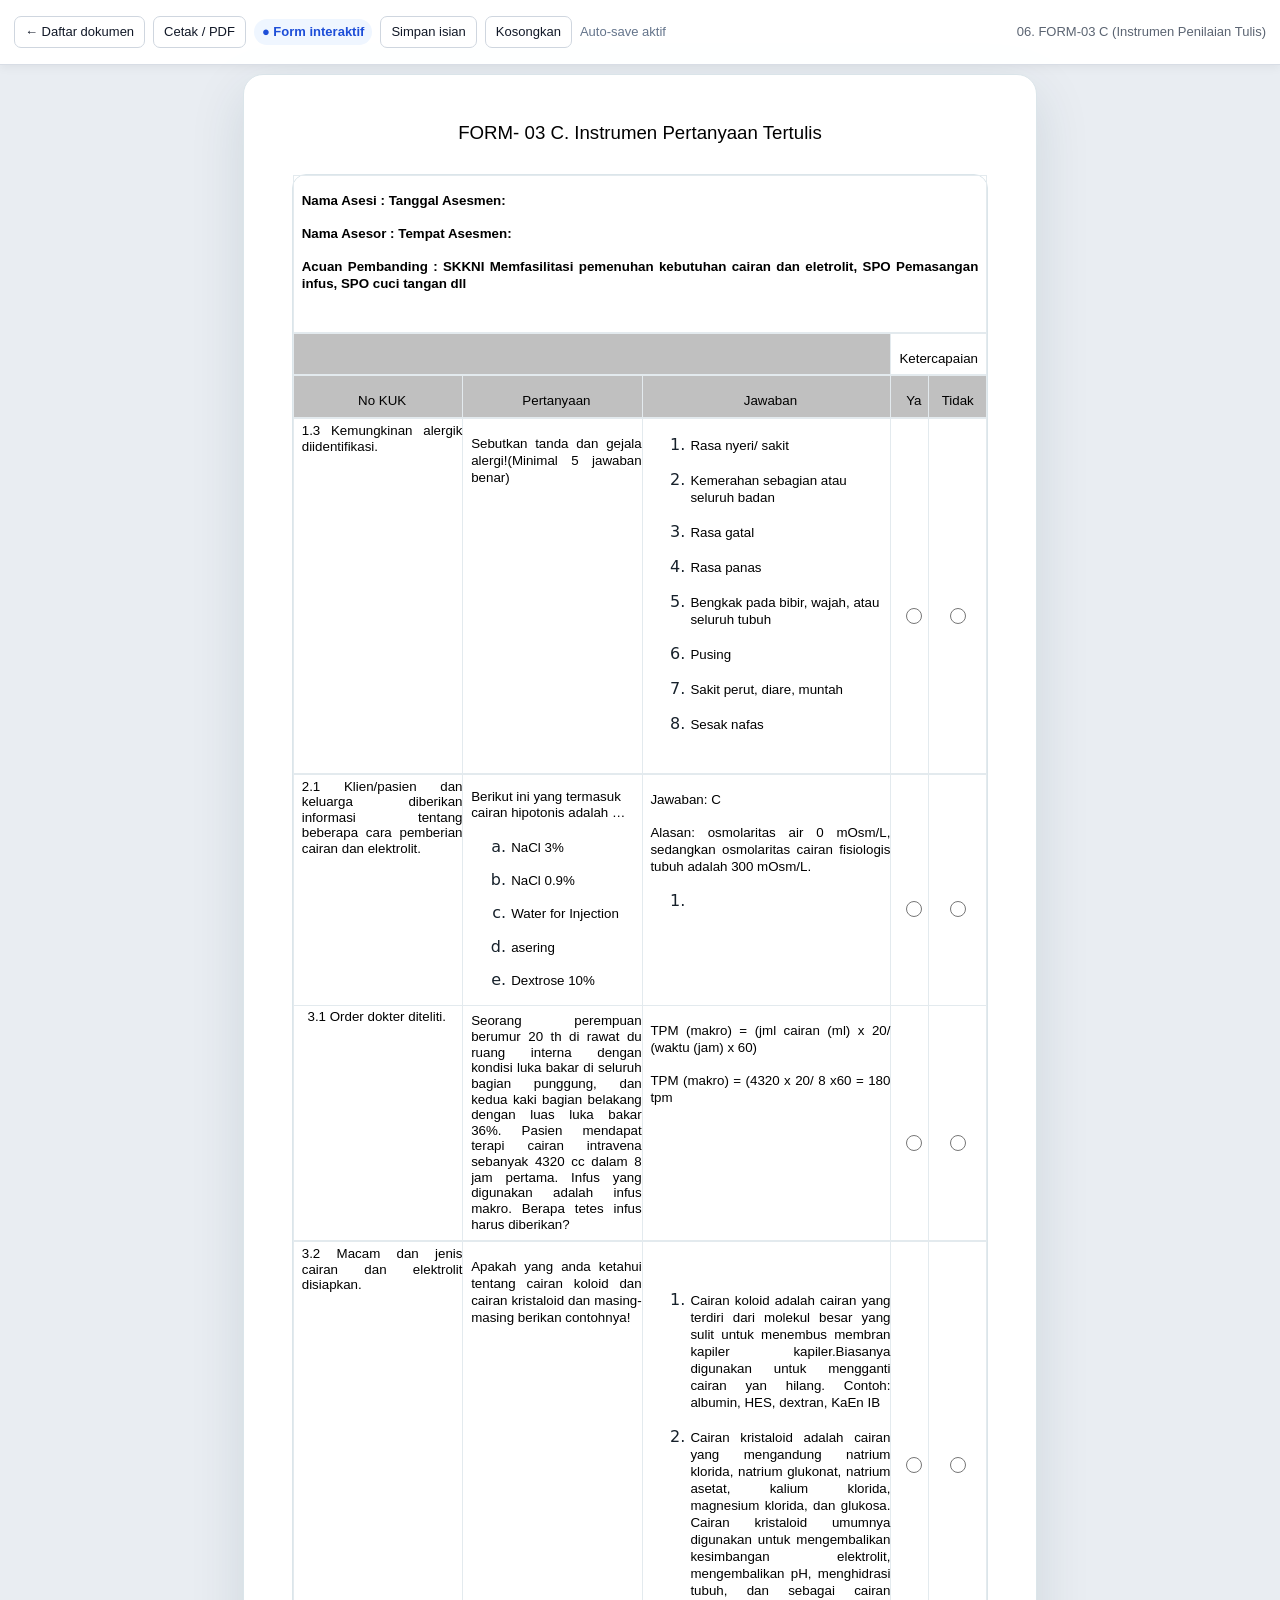
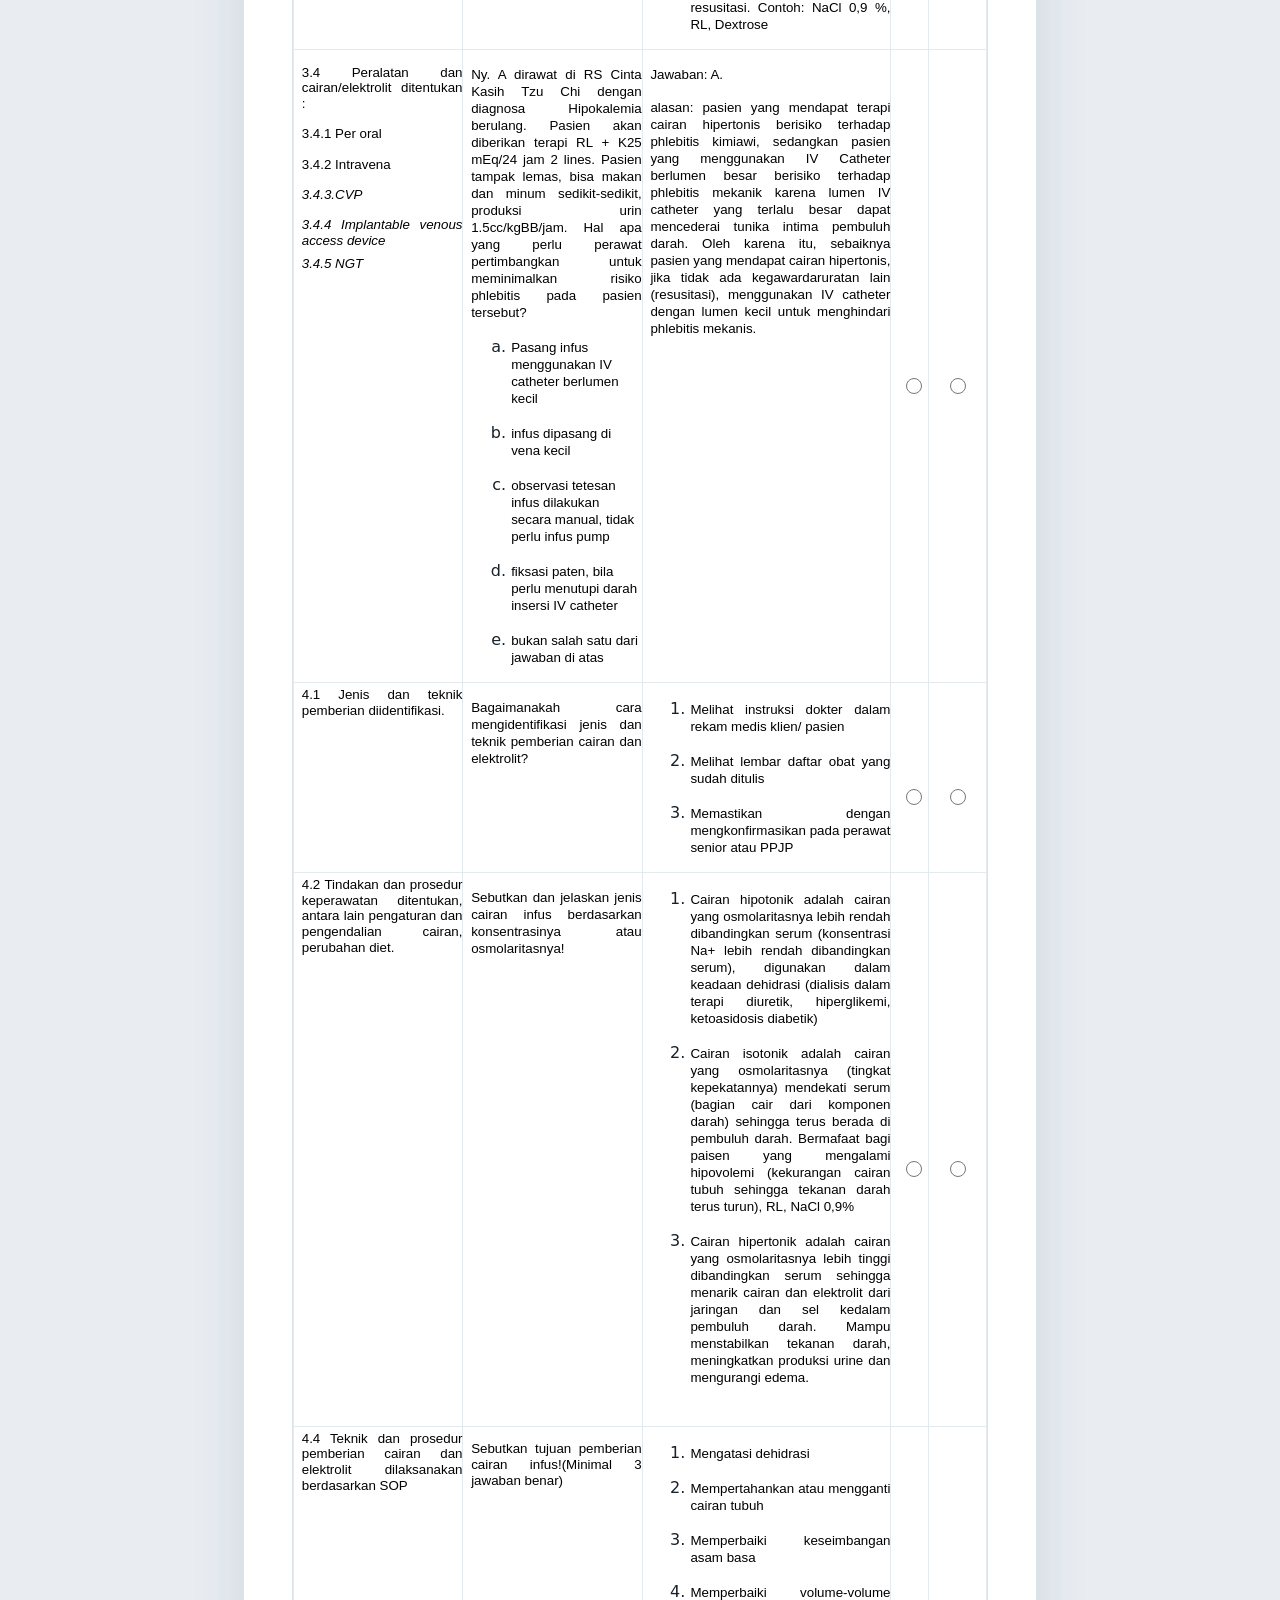
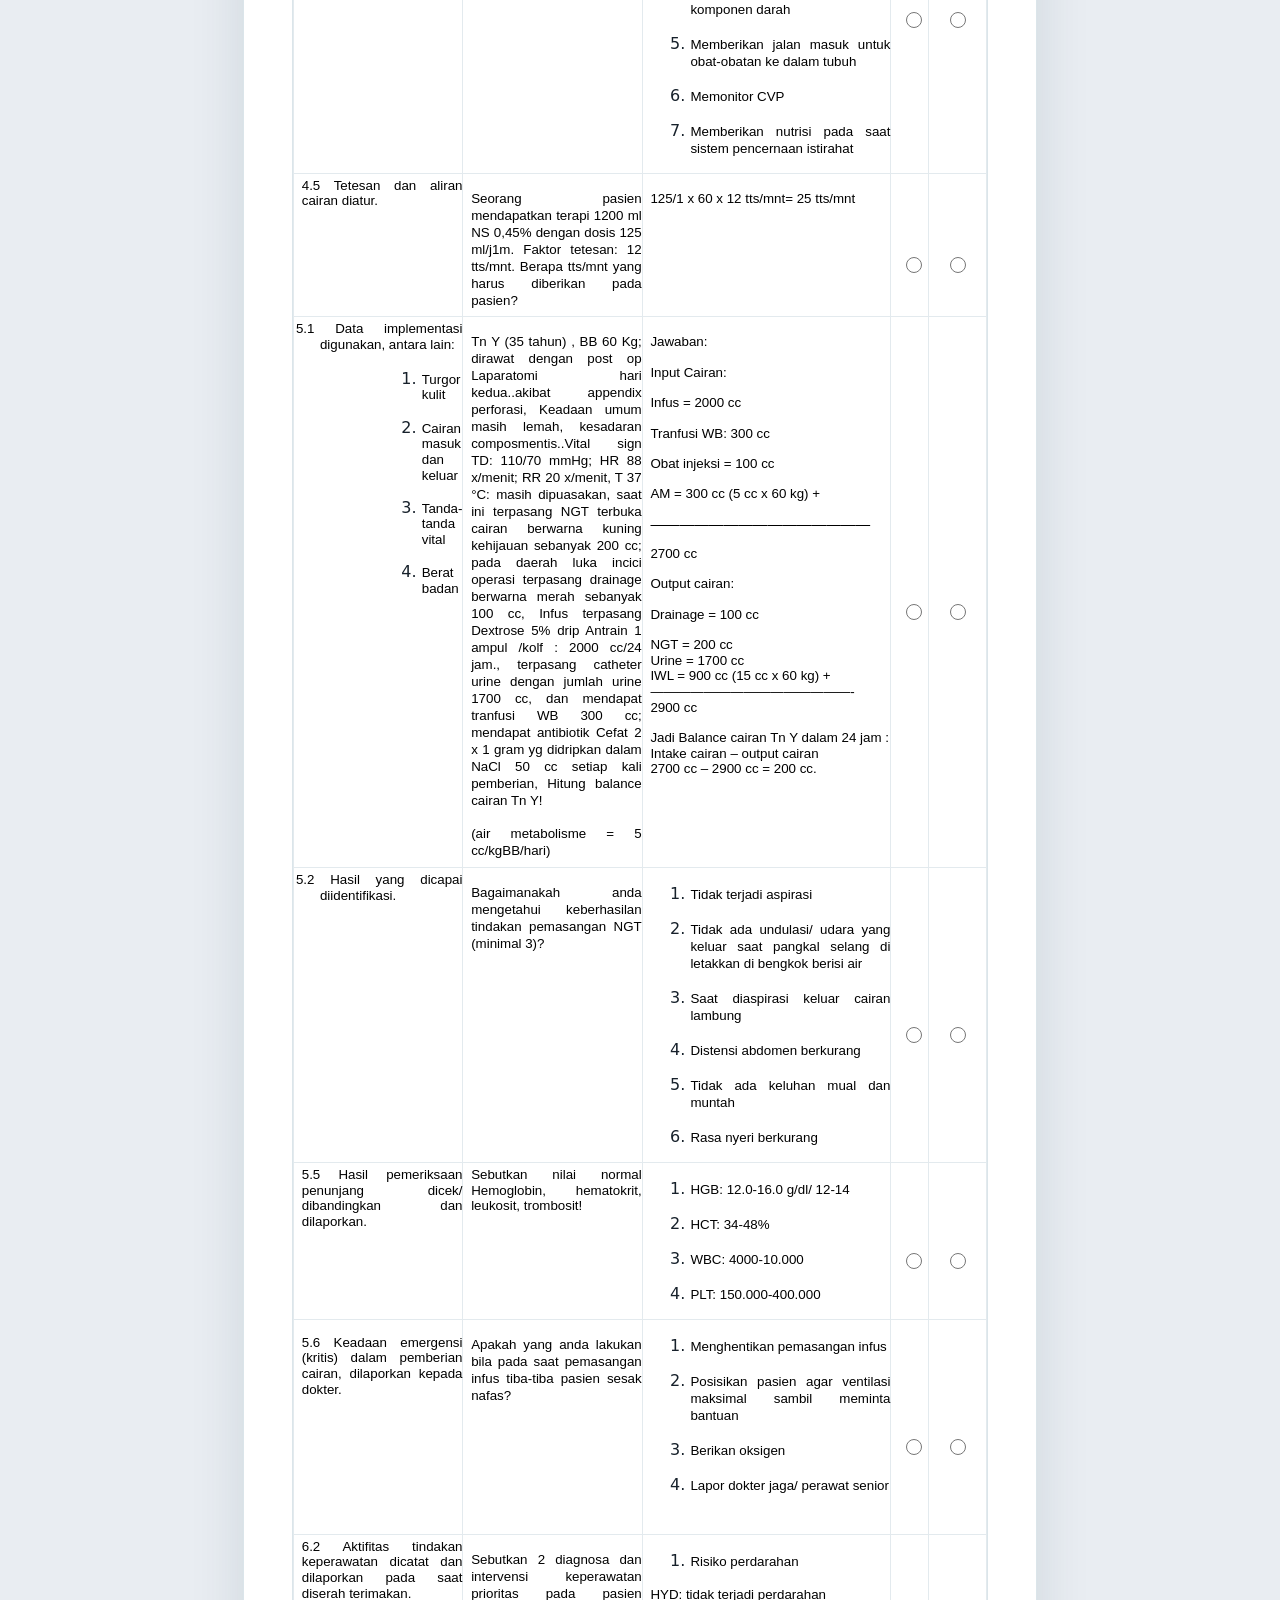
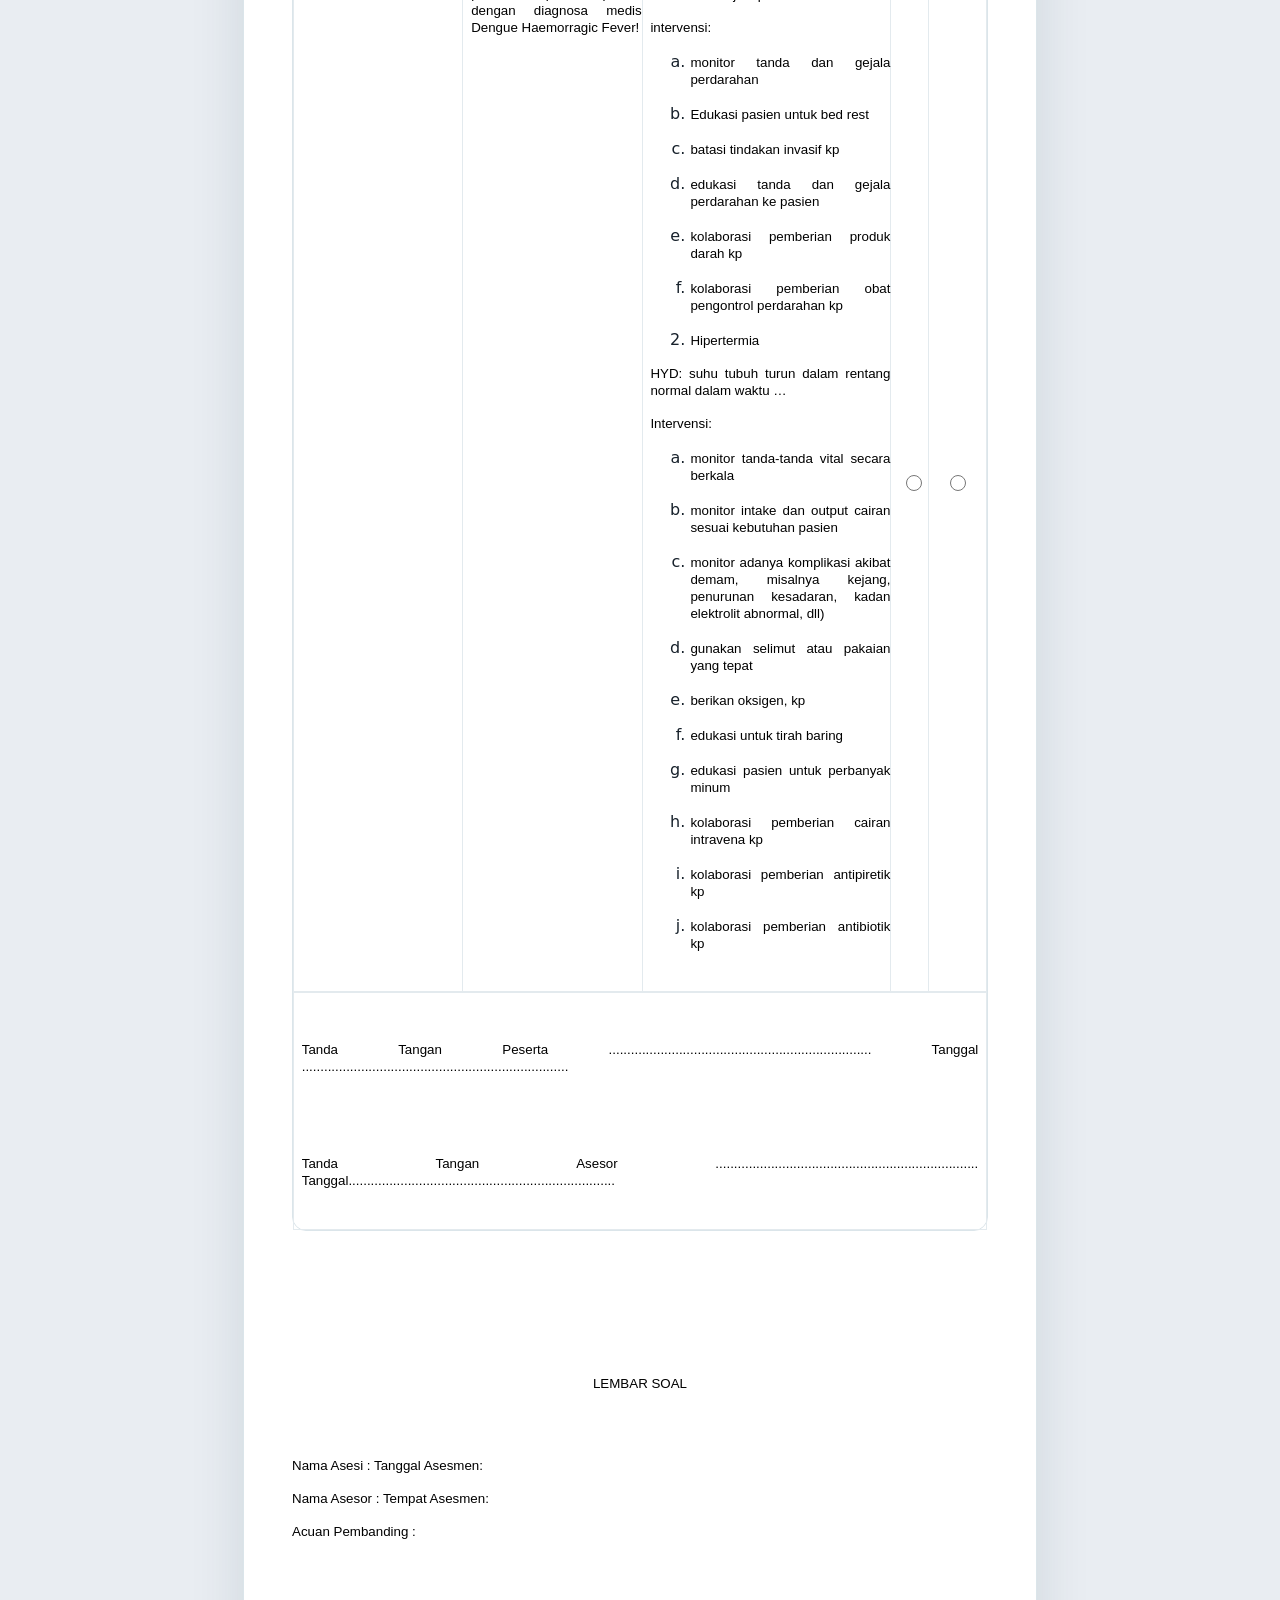
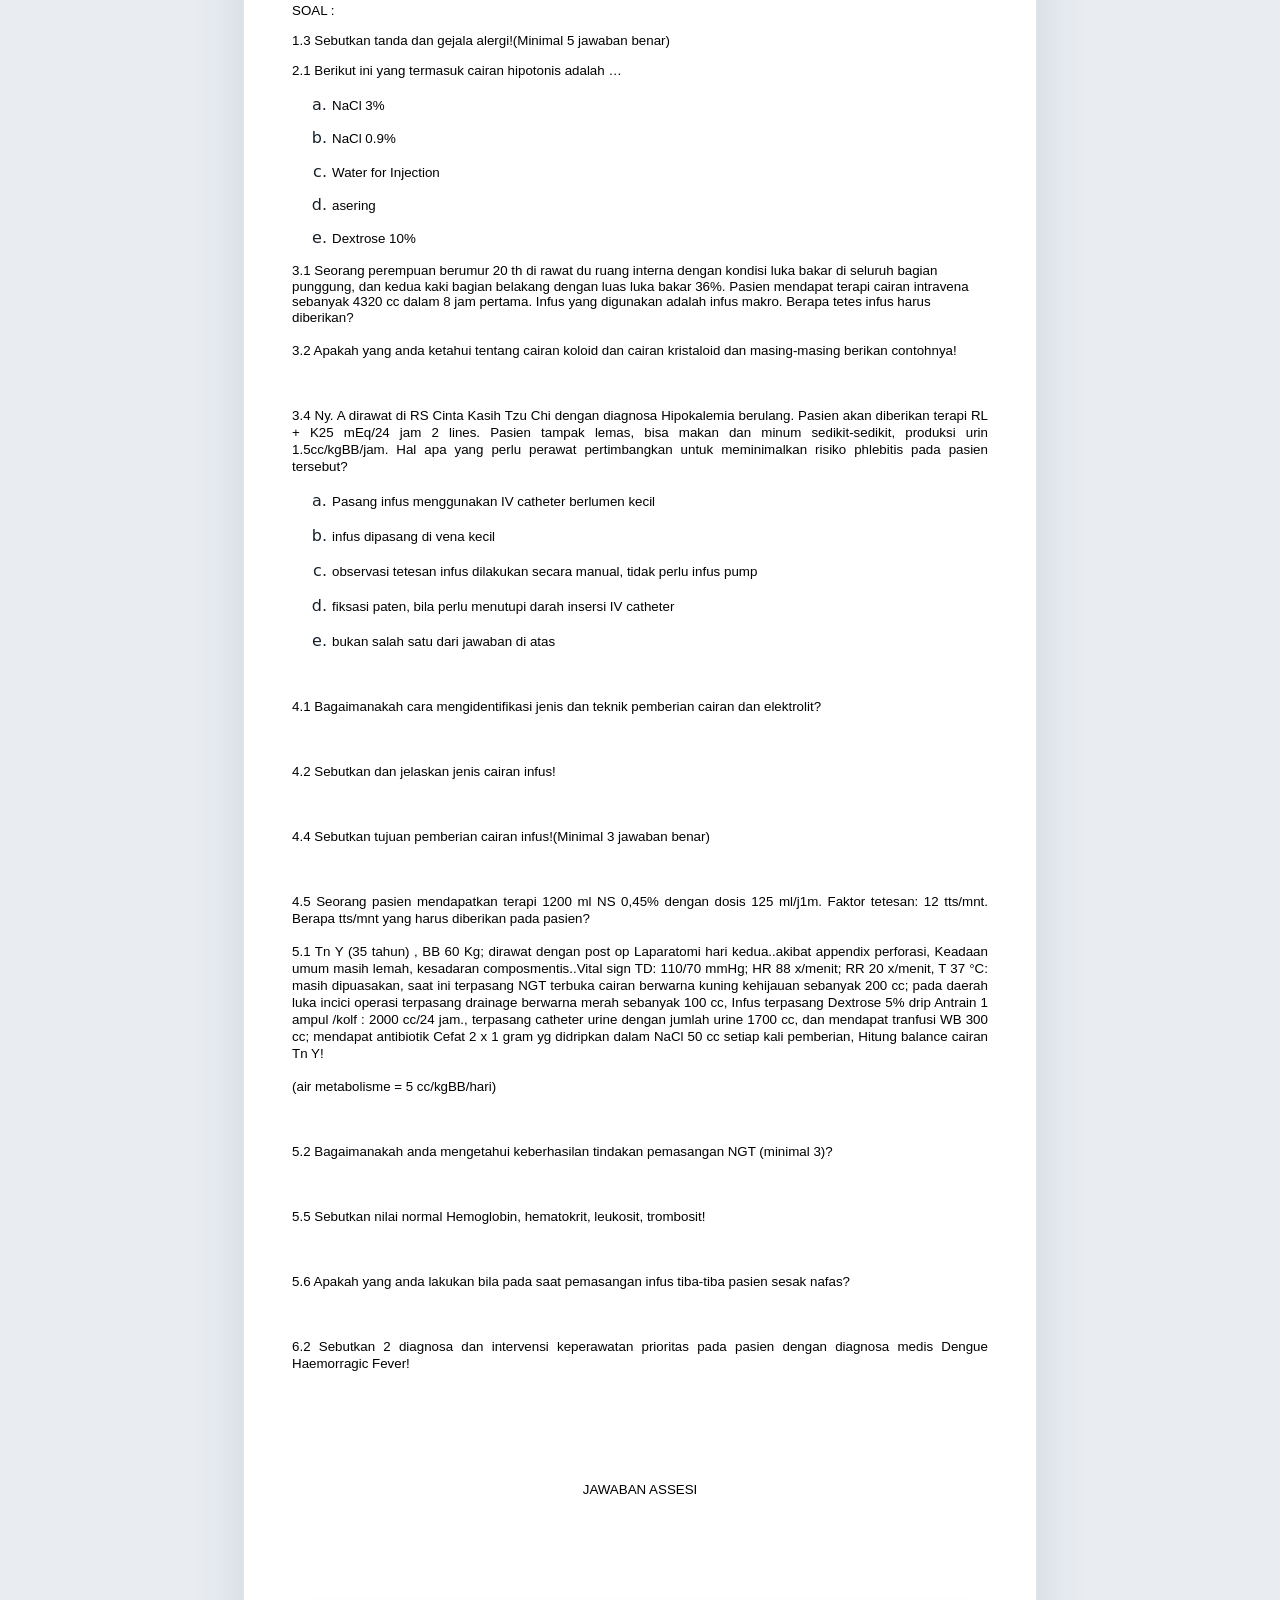
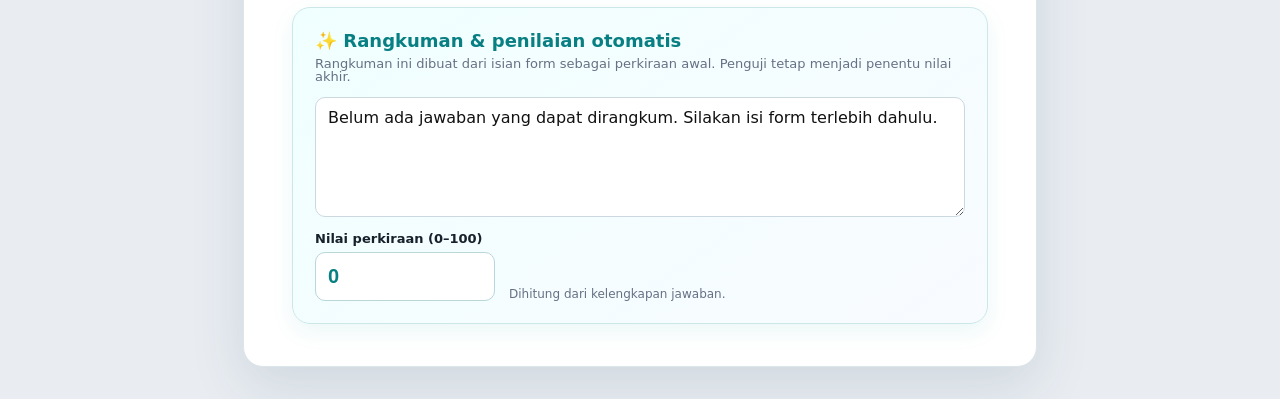
<file: form_html_cairan_elektrolit_interaktif/06. FORM-03 C (Instrumen Penilaian  Tulis).html>
<!DOCTYPE html>

<html>
<head>
<meta content="text/html; charset=utf-8" http-equiv="content-type"/>
<title></title>
<meta content="LibreOffice 25.2.3.2 (Linux)" name="generator"/>
<meta content="user" name="author"/>
<meta content="2017-12-10T04:02:00" name="created"/>
<meta content="lenovo" name="changedby"/>
<meta content="2019-04-08T02:54:00" name="changed"/>
<style type="text/css">
		@page { size: 11in 8.5in; margin-left: 1in; margin-right: 1in; margin-top: 1in; margin-bottom: 0.5in }
		p { margin-bottom: 0.08in; color: #000000; direction: ltr; line-height: 100%; orphans: 2; widows: 2; background: transparent }
		p.western { font-size: 11pt; so-language: id-ID; font-family: "Calibri", sans-serif }
		p.cjk { so-language: zh-CN; font-family: "Calibri", sans-serif; font-size: 11pt }
		p.ctl { font-size: 11pt; font-family: "Calibri", sans-serif; so-language: ar-SA }
	</style>
<meta content="width=device-width, initial-scale=1" name="viewport"/><style>
/* Enhancements added for browser viewing; original Word formatting remains intact. */
html { background:#e9edf2; }
body { margin:0 !important; padding:70px 18px 32px !important; background:#e9edf2 !important; min-width:0; }
.word-document { box-sizing:border-box; width:min(100%, 8.27in); margin:0 auto; background:white; padding:0.55in 0.55in 0.55in 0.55in; box-shadow:0 8px 30px rgba(0,0,0,.14); overflow-x:auto; }
.word-document table { max-width:100%; }
.word-document img { max-width:100%; height:auto; }
.html-toolbar { position:fixed; inset:0 0 auto 0; z-index:9999; height:52px; display:flex; align-items:center; gap:8px; padding:0 14px; background:rgba(255,255,255,.96); border-bottom:1px solid #d8dde5; box-shadow:0 2px 10px rgba(0,0,0,.06); font:13px/1.2 Arial,sans-serif; color:#1f2937; }
.html-toolbar a,.html-toolbar button { appearance:none; border:1px solid #cfd6df; background:#fff; color:#111827; border-radius:7px; padding:7px 10px; text-decoration:none; cursor:pointer; font:inherit; }
.html-toolbar a:hover,.html-toolbar button:hover { background:#f4f6f8; }
.html-toolbar .title { margin-left:auto; max-width:50vw; overflow:hidden; text-overflow:ellipsis; white-space:nowrap; color:#5b6472; }
.word-document[contenteditable="true"] { outline:3px solid rgba(31,111,235,.25); }
@media (max-width:760px) {
  body { padding:60px 8px 16px !important; }
  .word-document { width:100%; padding:20px 14px; box-shadow:none; }
  .html-toolbar .title { display:none; }
}
@media print {
  html,body { background:#fff !important; }
  body { padding:0 !important; }
  .html-toolbar { display:none !important; }
  .word-document { width:auto; margin:0; padding:0; box-shadow:none; overflow:visible; }
}
</style>
<style id="interactive-form-styles">
/* ===== Interactive form controls ===== */
:root { --form-blue:#2563eb; --form-border:#94a3b8; --form-soft:#eff6ff; }

.form-control-line {
  display:inline-block;
  box-sizing:border-box;
  min-width:120px;
  width:min(100%, 260px);
  height:25px;
  margin:1px 3px;
  padding:2px 5px;
  border:0;
  border-bottom:1px solid #111;
  border-radius:0;
  background:transparent;
  color:#111;
  font:inherit;
  vertical-align:baseline;
}
.form-control-line:focus,
.form-textarea:focus {
  outline:2px solid rgba(37,99,235,.24);
  outline-offset:1px;
  background:#f8fbff;
}

.form-textarea {
  box-sizing:border-box;
  display:block;
  width:100%;
  min-width:80px;
  min-height:54px;
  padding:5px 6px;
  resize:vertical;
  border:1px dashed #94a3b8;
  border-radius:4px;
  background:#fff;
  color:#111;
  font:inherit;
  line-height:1.25;
}
.form-textarea.compact { min-height:38px; }

.form-choice-cell {
  text-align:center !important;
  vertical-align:middle !important;
}
.form-choice {
  display:flex;
  align-items:center;
  justify-content:center;
  min-height:28px;
  cursor:pointer;
}
.form-choice input[type="radio"],
.form-choice input[type="checkbox"] {
  width:16px;
  height:16px;
  margin:0;
  accent-color:var(--form-blue);
  cursor:pointer;
}

.interactive-badge {
  display:inline-flex;
  align-items:center;
  gap:5px;
  padding:5px 8px;
  border-radius:999px;
  background:var(--form-soft);
  color:#1d4ed8;
  font-weight:700;
  white-space:nowrap;
}
.save-status { color:#64748b; white-space:nowrap; }

.html-toolbar { flex-wrap:wrap; height:auto !important; min-height:52px; padding-top:6px !important; padding-bottom:6px !important; }
body { padding-top:74px !important; }

@media (max-width:760px) {
  body { padding-top:112px !important; }
  .html-toolbar { gap:5px !important; }
  .html-toolbar a,.html-toolbar button { padding:6px 8px !important; }
  .interactive-badge,.save-status { font-size:11px; }
  .form-control-line { min-width:90px; width:min(100%, 190px); }
}

@media print {
  .form-control-line {
    border-bottom:1px solid #000 !important;
    background:transparent !important;
    outline:none !important;
  }
  .form-textarea {
    border:0 !important;
    min-height:28px;
    resize:none;
    overflow:visible;
    background:transparent !important;
  }
  .form-choice input { accent-color:#000; }
}
</style>

<link rel="stylesheet" href="form-enhancements.css" />
</head>
<body dir="ltr" lang="en-US" link="#000080" text="#000000" vlink="#800000"><div class="html-toolbar"><a href="index.html">← Daftar dokumen</a><button onclick="window.print()" type="button">Cetak / PDF</button><button id="editBtn" onclick="toggleEdit()" type="button">Mode isi</button><span class="title">06. FORM-03 C (Instrumen Penilaian  Tulis)</span></div><div class="word-document" id="wordDocument"><p align="center" style="font-weight: normal; line-height: 100%; margin-bottom: 0in">
<font face="Arial, sans-serif"><font size="4" style="font-size: 14pt">FORM-
03 C. Instrumen Pertanyaan Tertulis</font></font></p>
<p align="justify" style="font-weight: normal; line-height: 100%; margin-bottom: 0in">
<br/>
</p>
<table cellpadding="7" cellspacing="0" width="888">
<col width="129"/>
<col width="316"/>
<col width="304"/>
<col width="28"/>
<col width="39"/>
<tr>
<td colspan="5" style="border: 1px solid #000000; padding: 0in 0.08in" valign="top" width="872"><p align="justify" lang="es-ES" style="margin-bottom: 0in">
<font face="Arial, sans-serif"><font size="2" style="font-size: 10pt"><b>Nama
			Asesi     :                                                       
			                                                Tanggal Asesmen:</b></font></font></p>
<p align="justify" lang="es-ES" style="margin-bottom: 0in"><font face="Arial, sans-serif"><font size="2" style="font-size: 10pt"><b>Nama
			Asesor  :                                                         
			                                               Tempat Asesmen:</b></font></font></p>
<p align="justify" style="margin-bottom: 0in"><font face="Arial, sans-serif"><font size="2" style="font-size: 10pt"><b>Acuan
			Pembanding : </b></font></font><font face="Arial, sans-serif"><font size="2" style="font-size: 10pt"><b>
			SKKNI Memfasilitasi pemenuhan kebutuhan cairan dan eletrolit, SPO
			Pemasangan infus, SPO cuci tangan dll</b></font></font><font face="Arial, sans-serif"><font size="2" style="font-size: 10pt"><span style="font-weight: normal">
</span></font></font>
</p>
<p align="justify" style="font-weight: normal"><br/>
</p>
</td>
</tr>
<tr valign="top">
<td bgcolor="#c0c0c0" colspan="3" style="background: #c0c0c0; border-top: 1px solid #000000; border-bottom: 1px solid #000000; border-left: 1px solid #000000; border-right: none; padding-top: 0in; padding-bottom: 0in; padding-left: 0.08in; padding-right: 0in" width="777"><p align="justify" lang="fi-FI" style="font-weight: normal">
<br/>
</p>
</td>
<td colspan="2" style="border: 1px solid #000000; padding: 0in 0.08in" width="81"><p align="center" lang="fi-FI" style="font-weight: normal">
<font face="Arial, sans-serif"><font size="2" style="font-size: 10pt">Ketercapaian</font></font></p>
</td>
</tr>
<tr valign="top">
<td bgcolor="#c0c0c0" style="background: #c0c0c0; border-top: 1px solid #000000; border-bottom: 1px solid #000000; border-left: 1px solid #000000; border-right: none; padding-top: 0in; padding-bottom: 0in; padding-left: 0.08in; padding-right: 0in" width="129"><p align="center" lang="fi-FI" style="font-weight: normal">
<font face="Arial, sans-serif"><font size="2" style="font-size: 10pt">No
			KUK</font></font></p>
</td>
<td bgcolor="#c0c0c0" style="background: #c0c0c0; border-top: 1px solid #000000; border-bottom: 1px solid #000000; border-left: 1px solid #000000; border-right: none; padding-top: 0in; padding-bottom: 0in; padding-left: 0.08in; padding-right: 0in" width="316"><p align="center" lang="fi-FI" style="font-weight: normal">
<font face="Arial, sans-serif"><font size="2" style="font-size: 10pt">Pertanyaan</font></font></p>
</td>
<td bgcolor="#c0c0c0" style="background: #c0c0c0; border-top: 1px solid #000000; border-bottom: 1px solid #000000; border-left: 1px solid #000000; border-right: none; padding-top: 0in; padding-bottom: 0in; padding-left: 0.08in; padding-right: 0in" width="304"><p align="center" lang="fi-FI" style="font-weight: normal">
<font face="Arial, sans-serif"><font size="2" style="font-size: 10pt">Jawaban
			</font></font>
</p>
</td>
<td bgcolor="#c0c0c0" style="background: #c0c0c0; border-top: 1px solid #000000; border-bottom: 1px solid #000000; border-left: 1px solid #000000; border-right: none; padding-top: 0in; padding-bottom: 0in; padding-left: 0.08in; padding-right: 0in" width="28"><p align="center" lang="fi-FI" style="font-weight: normal">
<font face="Arial, sans-serif"><font size="2" style="font-size: 10pt">Ya</font></font></p>
</td>
<td bgcolor="#c0c0c0" style="background: #c0c0c0; border: 1px solid #000000; padding: 0in 0.08in" width="39"><p align="center" lang="fi-FI" style="font-weight: normal">
<font face="Arial, sans-serif"><font size="2" style="font-size: 10pt">Tidak</font></font></p>
</td>
</tr>
<tr valign="top">
<td style="border-top: 1px solid #000000; border-bottom: 1px solid #000000; border-left: 1px solid #000000; border-right: none; padding-top: 0in; padding-bottom: 0in; padding-left: 0.08in; padding-right: 0in" width="129"><p align="justify" class="western" lang="fi-FI" style="margin-top: 0.04in; margin-bottom: 0in; font-weight: normal">
<font face="Arial, sans-serif"><font size="2" style="font-size: 10pt">1.3
			Kemungkinan alergik diidentifikasi.</font></font></p>
<p align="justify" lang="fi-FI" style="font-weight: normal"><br/>
</p>
</td>
<td style="border-top: 1px solid #000000; border-bottom: 1px solid #000000; border-left: 1px solid #000000; border-right: none; padding-top: 0in; padding-bottom: 0in; padding-left: 0.08in; padding-right: 0in" width="316"><p align="justify" lang="fi-FI" style="font-weight: normal">
<font face="Arial, sans-serif"><font size="2" style="font-size: 10pt">Sebutkan
			tanda dan gejala alergi!(Minimal 5 jawaban benar)</font></font></p>
</td>
<td style="border-top: 1px solid #000000; border-bottom: 1px solid #000000; border-left: 1px solid #000000; border-right: none; padding-top: 0in; padding-bottom: 0in; padding-left: 0.08in; padding-right: 0in" width="304">
<ol><li><p style="margin-bottom: 0in; font-weight: normal"><font face="Arial, sans-serif"><font size="2" style="font-size: 10pt">Rasa
				nyeri/ sakit</font></font></p></li>
<li><p style="margin-bottom: 0in; font-weight: normal"><font face="Arial, sans-serif"><font size="2" style="font-size: 10pt">Kemerahan
				sebagian atau seluruh badan</font></font></p></li>
<li><p style="margin-bottom: 0in; font-weight: normal"><font face="Arial, sans-serif"><font size="2" style="font-size: 10pt">Rasa
				gatal</font></font></p></li>
<li><p style="margin-bottom: 0in; font-weight: normal"><font face="Arial, sans-serif"><font size="2" style="font-size: 10pt">Rasa
				panas</font></font></p></li>
<li><p style="margin-bottom: 0in; font-weight: normal"><font face="Arial, sans-serif"><font size="2" style="font-size: 10pt">Bengkak
				pada bibir, wajah, atau seluruh tubuh</font></font></p></li>
<li><p style="margin-bottom: 0in; font-weight: normal"><font face="Arial, sans-serif"><font size="2" style="font-size: 10pt">Pusing</font></font></p></li>
<li><p style="margin-bottom: 0in; font-weight: normal"><font face="Arial, sans-serif"><font size="2" style="font-size: 10pt">Sakit
				perut, diare, muntah</font></font></p></li>
<li><p style="margin-bottom: 0in; font-weight: normal"><font face="Arial, sans-serif"><font size="2" style="font-size: 10pt">Sesak
				nafas</font></font></p></li>
</ol>
<p style="font-weight: normal"><br/>
</p>
</td>
<td style="border-top: 1px solid #000000; border-bottom: 1px solid #000000; border-left: 1px solid #000000; border-right: none; padding-top: 0in; padding-bottom: 0in; padding-left: 0.08in; padding-right: 0in" width="28"><p align="justify" lang="fi-FI" style="font-weight: normal">
<br/>
</p>
</td>
<td style="border: 1px solid #000000; padding: 0in 0.08in" width="39"><p align="justify" lang="fi-FI" style="font-weight: normal">
<br/>
</p>
</td>
</tr>
<tr valign="top">
<td style="border-top: 1px solid #000000; border-bottom: 1px solid #000000; border-left: 1px solid #000000; border-right: none; padding-top: 0in; padding-bottom: 0in; padding-left: 0.08in; padding-right: 0in" width="129"><p align="justify" class="western" style="margin-top: 0.04in; margin-bottom: 0in">
<font face="Arial, sans-serif"><font size="2" style="font-size: 10pt"><span lang="de-DE">2.1
			Klien/pasien dan keluarga diberikan informasi tentang beberapa
			cara pemberian cairan dan elektrolit</span></font></font><font face="Arial, sans-serif"><font size="2" style="font-size: 10pt"><span lang="id-ID">.</span></font></font></p>
<p align="justify" class="western" style="margin-top: 0.04in"><br/>
</p>
</td>
<td style="border-top: 1px solid #000000; border-bottom: 1px solid #000000; border-left: 1px solid #000000; border-right: none; padding-top: 0in; padding-bottom: 0in; padding-left: 0.08in; padding-right: 0in" width="316"><p class="western" lang="fi-FI" style="font-weight: normal; margin-bottom: 0.14in">
<font face="Arial, sans-serif"><font size="2" style="font-size: 10pt">Berikut
			ini yang termasuk cairan hipotonis adalah …</font></font></p>
<ol type="a">
<li><p class="western" lang="fi-FI" style="font-weight: normal; margin-bottom: 0.14in">
<font face="Arial, sans-serif"><font size="2" style="font-size: 10pt">NaCl
				3%</font></font></p></li>
<li><p class="western" lang="fi-FI" style="font-weight: normal; margin-bottom: 0.14in">
<font face="Arial, sans-serif"><font size="2" style="font-size: 10pt">NaCl
				0.9%</font></font></p></li>
<li><p class="western" lang="fi-FI" style="font-weight: normal; margin-bottom: 0.14in">
<font face="Arial, sans-serif"><font size="2" style="font-size: 10pt">Water
				for Injection</font></font></p></li>
<li><p class="western" lang="fi-FI" style="font-weight: normal; margin-bottom: 0.14in">
<font face="Arial, sans-serif"><font size="2" style="font-size: 10pt">asering</font></font></p></li>
<li><p class="western" lang="fi-FI" style="font-weight: normal"><font face="Arial, sans-serif"><font size="2" style="font-size: 10pt">Dextrose
				10%</font></font></p></li>
</ol>
</td>
<td style="border-top: 1px solid #000000; border-bottom: 1px solid #000000; border-left: 1px solid #000000; border-right: none; padding-top: 0in; padding-bottom: 0in; padding-left: 0.08in; padding-right: 0in" width="304"><p align="justify" lang="fi-FI" style="margin-bottom: 0in; font-weight: normal">
<font face="Arial, sans-serif"><font size="2" style="font-size: 10pt">Jawaban:
			C</font></font></p>
<p align="justify" lang="fi-FI" style="margin-bottom: 0in; font-weight: normal">
<font face="Arial, sans-serif"><font size="2" style="font-size: 10pt">Alasan:
			osmolaritas air 0 mOsm/L, sedangkan osmolaritas cairan fisiologis
			tubuh adalah 300 mOsm/L.</font></font></p>
<ol>
<li><p align="justify" lang="fi-FI" style="font-weight: normal; margin-bottom: 0in">
</p></li>
</ol>
<p align="justify" lang="fi-FI" style="font-weight: normal"><br/>
</p>
</td>
<td style="border-top: 1px solid #000000; border-bottom: 1px solid #000000; border-left: 1px solid #000000; border-right: none; padding-top: 0in; padding-bottom: 0in; padding-left: 0.08in; padding-right: 0in" width="28"><p align="justify" lang="fi-FI" style="font-weight: normal">
<br/>
</p>
</td>
<td style="border: 1px solid #000000; padding: 0in 0.08in" width="39"><p align="justify" lang="fi-FI" style="font-weight: normal">
<br/>
</p>
</td>
</tr>
<tr valign="top">
<td style="border-top: none; border-bottom: 1px solid #000000; border-left: 1px solid #000000; border-right: none; padding-top: 0in; padding-bottom: 0in; padding-left: 0.08in; padding-right: 0in" width="129"><p align="justify" class="western" lang="de-DE" style="margin-top: 0.04in; widows: 2; margin-left: 0.06in; orphans: 2">
<font face="Arial, sans-serif"><font size="2" style="font-size: 10pt">3.1
			Order dokter diteliti.</font></font></p>
</td>
<td style="border-top: none; border-bottom: 1px solid #000000; border-left: 1px solid #000000; border-right: none; padding-top: 0in; padding-bottom: 0in; padding-left: 0.08in; padding-right: 0in" width="316"><p align="justify" class="western" lang="fi-FI" style="widows: 2; font-weight: normal; margin-top: 0.08in; orphans: 2">
<font face="Arial, sans-serif"><font size="2" style="font-size: 10pt">Seorang
			perempuan berumur 20 th di rawat du ruang interna dengan kondisi
			luka bakar di seluruh bagian punggung, dan kedua kaki bagian
			belakang dengan luas luka bakar 36%. Pasien mendapat terapi cairan
			intravena sebanyak 4320 cc dalam 8 jam pertama. Infus yang
			digunakan adalah infus makro. Berapa tetes infus harus diberikan?</font></font></p>
</td>
<td style="border-top: none; border-bottom: 1px solid #000000; border-left: 1px solid #000000; border-right: none; padding-top: 0in; padding-bottom: 0in; padding-left: 0.08in; padding-right: 0in" width="304"><p align="justify" lang="fi-FI" style="margin-bottom: 0in; font-weight: normal">
<font face="Arial, sans-serif"><font size="2" style="font-size: 10pt">TPM
			(makro) = (jml cairan (ml) x 20/ (waktu (jam) x 60)</font></font></p>
<p align="justify" lang="fi-FI" style="font-weight: normal"><font face="Arial, sans-serif"><font size="2" style="font-size: 10pt">TPM
			(makro) = (4320 x 20/ 8 x60 = 180 tpm</font></font></p>
</td>
<td style="border-top: none; border-bottom: 1px solid #000000; border-left: 1px solid #000000; border-right: none; padding-top: 0in; padding-bottom: 0in; padding-left: 0.08in; padding-right: 0in" width="28"><p align="justify" lang="fi-FI" style="font-weight: normal">
<br/>
</p>
</td>
<td style="border-top: none; border-bottom: 1px solid #000000; border-left: 1px solid #000000; border-right: 1px solid #000000; padding: 0in 0.08in" width="39"><p align="justify" lang="fi-FI" style="font-weight: normal">
<br/>
</p>
</td>
</tr>
<tr valign="top">
<td style="border-top: 1px solid #000000; border-bottom: 1px solid #000000; border-left: 1px solid #000000; border-right: none; padding-top: 0in; padding-bottom: 0in; padding-left: 0.08in; padding-right: 0in" width="129"><p align="justify" class="western" lang="de-DE" style="font-weight: normal; margin-top: 0.04in">
<font face="Arial, sans-serif"><font size="2" style="font-size: 10pt">3.2
			Macam dan jenis cairan dan elektrolit disiapkan.</font></font></p>
</td>
<td style="border-top: 1px solid #000000; border-bottom: 1px solid #000000; border-left: 1px solid #000000; border-right: none; padding-top: 0in; padding-bottom: 0in; padding-left: 0.08in; padding-right: 0in" width="316"><p align="justify" lang="fi-FI" style="font-weight: normal">
<font face="Arial, sans-serif"><font size="2" style="font-size: 10pt">Apakah
			yang anda ketahui tentang cairan koloid dan cairan kristaloid dan
			masing-masing berikan contohnya!</font></font></p>
</td>
<td style="border-top: 1px solid #000000; border-bottom: 1px solid #000000; border-left: 1px solid #000000; border-right: none; padding-top: 0in; padding-bottom: 0in; padding-left: 0.08in; padding-right: 0in" width="304"><p align="justify" lang="fi-FI" style="margin-bottom: 0in; font-weight: normal">
<br/>
</p>
<ol>
<li><p align="justify" lang="fi-FI" style="margin-bottom: 0in; font-weight: normal">
<font face="Arial, sans-serif"><font size="2" style="font-size: 10pt">Cairan
				koloid adalah cairan yang terdiri dari molekul besar yang sulit
				untuk menembus membran kapiler kapiler.Biasanya digunakan untuk
				mengganti cairan yan hilang. Contoh: albumin, HES, dextran, KaEn
				IB</font></font></p></li>
<li><p align="justify" lang="fi-FI" style="font-weight: normal"><font face="Arial, sans-serif"><font size="2" style="font-size: 10pt">Cairan
				kristaloid adalah cairan yang mengandung natrium klorida, natrium
				glukonat, natrium asetat, kalium klorida, magnesium klorida, dan
				glukosa. Cairan kristaloid umumnya digunakan untuk mengembalikan
				kesimbangan elektrolit, mengembalikan pH, menghidrasi tubuh, dan
				sebagai cairan resusitasi. Contoh: NaCl 0,9 %, RL, Dextrose</font></font></p></li>
</ol>
</td>
<td style="border-top: 1px solid #000000; border-bottom: 1px solid #000000; border-left: 1px solid #000000; border-right: none; padding-top: 0in; padding-bottom: 0in; padding-left: 0.08in; padding-right: 0in" width="28"><p align="justify" lang="fi-FI" style="font-weight: normal">
<br/>
</p>
</td>
<td style="border: 1px solid #000000; padding: 0in 0.08in" width="39"><p align="justify" lang="fi-FI" style="font-weight: normal">
<br/>
</p>
</td>
</tr>
<tr valign="top">
<td style="border-top: none; border-bottom: 1px solid #000000; border-left: 1px solid #000000; border-right: none; padding-top: 0in; padding-bottom: 0in; padding-left: 0.08in; padding-right: 0in" width="129"><p align="justify" class="western" lang="sv-SE">
<font face="Arial, sans-serif"><font size="2" style="font-size: 10pt">3.4
			Peralatan dan cairan/elektrolit ditentukan :</font></font></p>
<p align="justify" class="western" lang="id-ID"><font face="Arial, sans-serif"><font size="2" style="font-size: 10pt"><span lang="sv-SE">3.4.1
			</span></font></font><font face="Arial, sans-serif"><font size="2" style="font-size: 10pt"><span lang="de-DE">Per
			oral</span></font></font><font face="Arial, sans-serif"><font size="2" style="font-size: 10pt"><span lang="sv-SE">
</span></font></font>
</p>
<p align="justify" class="western" lang="id-ID"><font face="Arial, sans-serif"><font size="2" style="font-size: 10pt"><span lang="sv-SE">3.4.2
			</span></font></font><font face="Arial, sans-serif"><font size="2" style="font-size: 10pt"><span lang="de-DE">Intravena</span></font></font></p>
<p align="justify" class="western" lang="de-DE"><font face="Arial, sans-serif"><font size="2" style="font-size: 10pt"><i>3.4.3.CVP</i></font></font></p>
<p align="justify" class="western" lang="de-DE"><font face="Arial, sans-serif"><font size="2" style="font-size: 10pt"><i>3.4.4
			Implantable venous access device</i></font></font></p>
<p align="justify" class="western" lang="de-DE" style="margin-top: 0.04in; font-weight: normal">
<font face="Arial, sans-serif"><font size="2" style="font-size: 10pt"><i>3.4.5
			NGT</i></font></font></p>
</td>
<td style="border-top: none; border-bottom: 1px solid #000000; border-left: 1px solid #000000; border-right: none; padding-top: 0in; padding-bottom: 0in; padding-left: 0.08in; padding-right: 0in" width="316"><p align="justify" lang="fi-FI" style="margin-bottom: 0in; font-weight: normal">
<font face="Arial, sans-serif"><font size="2" style="font-size: 10pt">Ny.
			A dirawat di RS Cinta Kasih Tzu Chi dengan diagnosa Hipokalemia
			berulang. Pasien akan diberikan terapi RL + K25 mEq/24 jam 2
			lines. Pasien tampak lemas, bisa makan dan minum sedikit-sedikit,
			produksi urin 1.5cc/kgBB/jam. Hal apa yang perlu perawat
			pertimbangkan untuk meminimalkan risiko phlebitis pada pasien
			tersebut?</font></font></p>
<ol type="a">
<li><p align="left" lang="fi-FI" style="font-weight: normal; margin-bottom: 0in">
<font face="Arial, sans-serif"><font size="2" style="font-size: 10pt">Pasang
				infus menggunakan IV catheter berlumen kecil</font></font></p></li>
<li><p align="left" lang="fi-FI" style="font-weight: normal; margin-bottom: 0in">
<font face="Arial, sans-serif"><font size="2" style="font-size: 10pt">infus
				dipasang di vena kecil</font></font></p></li>
<li><p align="left" lang="fi-FI" style="font-weight: normal; margin-bottom: 0in">
<font face="Arial, sans-serif"><font size="2" style="font-size: 10pt">observasi
				tetesan infus dilakukan secara manual, tidak perlu infus pump</font></font></p></li>
<li><p align="left" lang="fi-FI" style="font-weight: normal; margin-bottom: 0in">
<font face="Arial, sans-serif"><font size="2" style="font-size: 10pt">fiksasi
				paten, bila perlu menutupi darah insersi IV catheter</font></font></p></li>
<li><p align="left" lang="fi-FI" style="font-weight: normal"><font face="Arial, sans-serif"><font size="2" style="font-size: 10pt">bukan
				salah satu dari jawaban di atas</font></font></p></li>
</ol>
</td>
<td style="border-top: none; border-bottom: 1px solid #000000; border-left: 1px solid #000000; border-right: none; padding-top: 0in; padding-bottom: 0in; padding-left: 0.08in; padding-right: 0in" width="304"><p align="justify" lang="fi-FI" style="font-weight: normal; margin-bottom: 0in">
<font face="Arial, sans-serif"><font size="2" style="font-size: 10pt">Jawaban:
			A.</font></font></p>
<p align="justify" lang="fi-FI" style="font-weight: normal; margin-bottom: 0in">
<font face="Arial, sans-serif"><font size="2" style="font-size: 10pt">alasan:
			pasien yang mendapat terapi cairan hipertonis berisiko terhadap
			phlebitis kimiawi, sedangkan pasien yang menggunakan IV Catheter
			berlumen besar berisiko terhadap phlebitis mekanik karena  lumen
			IV catheter yang terlalu besar dapat mencederai tunika intima
			pembuluh darah. Oleh karena itu, sebaiknya pasien yang mendapat
			cairan hipertonis, jika tidak ada  kegawardaruratan lain
			(resusitasi), menggunakan IV catheter dengan lumen kecil untuk
			menghindari phlebitis mekanis.</font></font></p>
<p align="justify" lang="fi-FI" style="margin-bottom: 0in; font-weight: normal">
<br/>
</p>
<p align="justify" lang="fi-FI" style="font-weight: normal"><br/>
</p>
</td>
<td style="border-top: none; border-bottom: 1px solid #000000; border-left: 1px solid #000000; border-right: none; padding-top: 0in; padding-bottom: 0in; padding-left: 0.08in; padding-right: 0in" width="28"><p align="justify" lang="fi-FI" style="font-weight: normal">
<br/>
</p>
</td>
<td style="border-top: none; border-bottom: 1px solid #000000; border-left: 1px solid #000000; border-right: 1px solid #000000; padding: 0in 0.08in" width="39"><p align="justify" lang="fi-FI" style="font-weight: normal">
<br/>
</p>
</td>
</tr>
<tr valign="top">
<td style="border-top: none; border-bottom: 1px solid #000000; border-left: 1px solid #000000; border-right: none; padding-top: 0in; padding-bottom: 0in; padding-left: 0.08in; padding-right: 0in" width="129"><p align="justify" class="western" style="margin-top: 0.04in">
<font face="Arial, sans-serif"><font size="2" style="font-size: 10pt"><span lang="sv-SE"><span style="font-weight: normal">4.1
			Jenis dan teknik pemberian diidentifikasi</span></span></font></font><font face="Arial, sans-serif"><font size="2" style="font-size: 10pt"><span lang="id-ID"><span style="font-weight: normal">.</span></span></font></font></p>
</td>
<td style="border-top: none; border-bottom: 1px solid #000000; border-left: 1px solid #000000; border-right: none; padding-top: 0in; padding-bottom: 0in; padding-left: 0.08in; padding-right: 0in" width="316"><p align="justify" lang="fi-FI" style="font-weight: normal">
<font face="Arial, sans-serif"><font size="2" style="font-size: 10pt">Bagaimanakah
			cara mengidentifikasi jenis dan teknik pemberian cairan dan
			elektrolit?</font></font></p>
</td>
<td style="border-top: none; border-bottom: 1px solid #000000; border-left: 1px solid #000000; border-right: none; padding-top: 0in; padding-bottom: 0in; padding-left: 0.08in; padding-right: 0in" width="304">
<ol><li><p align="justify" lang="fi-FI" style="font-weight: normal; margin-bottom: 0in">
<font face="Arial, sans-serif"><font size="2" style="font-size: 10pt">Melihat
				instruksi dokter dalam rekam medis klien/ pasien</font></font></p></li>
<li><p align="justify" lang="fi-FI" style="font-weight: normal; margin-bottom: 0in">
<font face="Arial, sans-serif"><font size="2" style="font-size: 10pt">Melihat
				lembar daftar obat yang sudah ditulis</font></font></p></li>
<li><p align="justify" lang="fi-FI" style="font-weight: normal"><font face="Arial, sans-serif"><font size="2" style="font-size: 10pt">Memastikan
				dengan mengkonfirmasikan pada perawat senior atau PPJP</font></font></p></li>
</ol>
</td>
<td style="border-top: none; border-bottom: 1px solid #000000; border-left: 1px solid #000000; border-right: none; padding-top: 0in; padding-bottom: 0in; padding-left: 0.08in; padding-right: 0in" width="28"><p align="justify" lang="fi-FI" style="font-weight: normal">
<br/>
</p>
</td>
<td style="border-top: none; border-bottom: 1px solid #000000; border-left: 1px solid #000000; border-right: 1px solid #000000; padding: 0in 0.08in" width="39"><p align="justify" lang="fi-FI" style="font-weight: normal">
<br/>
</p>
</td>
</tr>
<tr valign="top">
<td style="border-top: none; border-bottom: 1px solid #000000; border-left: 1px solid #000000; border-right: none; padding-top: 0in; padding-bottom: 0in; padding-left: 0.08in; padding-right: 0in" width="129"><p align="justify" class="western" lang="sv-SE" style="font-weight: normal; margin-top: 0.04in">
<font face="Arial, sans-serif"><font size="2" style="font-size: 10pt">4.2
			Tindakan dan prosedur keperawatan ditentukan, antara lain
			pengaturan dan pengendalian cairan, perubahan diet.</font></font></p>
</td>
<td style="border-top: none; border-bottom: 1px solid #000000; border-left: 1px solid #000000; border-right: none; padding-top: 0in; padding-bottom: 0in; padding-left: 0.08in; padding-right: 0in" width="316"><p align="justify">
<font face="Arial, sans-serif"><font size="2" style="font-size: 10pt"><span lang="fi-FI"><span style="font-weight: normal">Sebutkan
			dan jelaskan jenis cairan infus berdasarkan konsentrasinya atau
			osmolaritasnya!</span></span></font></font></p>
</td>
<td style="border-top: none; border-bottom: 1px solid #000000; border-left: 1px solid #000000; border-right: none; padding-top: 0in; padding-bottom: 0in; padding-left: 0.08in; padding-right: 0in" width="304">
<ol><li><p align="justify" lang="fi-FI" style="font-weight: normal; margin-bottom: 0in">
<font face="Arial, sans-serif"><font size="2" style="font-size: 10pt">Cairan
				hipotonik adalah cairan yang osmolaritasnya lebih rendah
				dibandingkan serum (konsentrasi Na+ lebih rendah dibandingkan
				serum), digunakan dalam keadaan dehidrasi (dialisis dalam terapi
				diuretik, hiperglikemi, ketoasidosis diabetik)</font></font></p></li>
<li><p align="justify" lang="fi-FI" style="font-weight: normal; margin-bottom: 0in">
<font face="Arial, sans-serif"><font size="2" style="font-size: 10pt">Cairan
				isotonik adalah cairan yang osmolaritasnya (tingkat kepekatannya)
				mendekati serum (bagian cair dari komponen darah) sehingga terus
				berada di pembuluh darah. Bermafaat bagi paisen yang mengalami
				hipovolemi (kekurangan cairan tubuh sehingga tekanan darah terus
				turun), RL, NaCl 0,9%</font></font></p></li>
<li><p align="justify" lang="fi-FI" style="font-weight: normal; margin-bottom: 0in">
<font face="Arial, sans-serif"><font size="2" style="font-size: 10pt">Cairan
				hipertonik adalah cairan yang osmolaritasnya lebih tinggi
				dibandingkan serum sehingga menarik cairan dan elektrolit dari
				jaringan dan sel kedalam pembuluh darah. Mampu menstabilkan
				tekanan darah, meningkatkan produksi urine dan mengurangi edema.</font></font></p></li>
</ol>
<p align="justify" lang="fi-FI" style="font-weight: normal"><br/>
</p>
</td>
<td style="border-top: none; border-bottom: 1px solid #000000; border-left: 1px solid #000000; border-right: none; padding-top: 0in; padding-bottom: 0in; padding-left: 0.08in; padding-right: 0in" width="28"><p align="justify" lang="fi-FI" style="font-weight: normal">
<br/>
</p>
</td>
<td style="border-top: none; border-bottom: 1px solid #000000; border-left: 1px solid #000000; border-right: 1px solid #000000; padding: 0in 0.08in" width="39"><p align="justify" lang="fi-FI" style="font-weight: normal">
<br/>
</p>
</td>
</tr>
<tr valign="top">
<td style="border-top: none; border-bottom: 1px solid #000000; border-left: 1px solid #000000; border-right: none; padding-top: 0in; padding-bottom: 0in; padding-left: 0.08in; padding-right: 0in" width="129"><p align="justify" class="western" lang="sv-SE" style="font-weight: normal; margin-top: 0.04in">
<font face="Arial, sans-serif"><font size="2" style="font-size: 10pt">4.4
			Teknik dan prosedur pemberian cairan dan elektrolit dilaksanakan
			berdasarkan SOP</font></font></p>
</td>
<td style="border-top: none; border-bottom: 1px solid #000000; border-left: 1px solid #000000; border-right: none; padding-top: 0in; padding-bottom: 0in; padding-left: 0.08in; padding-right: 0in" width="316"><p align="justify" class="western" lang="fi-FI" style="font-weight: normal">
<font face="Arial, sans-serif"><font size="2" style="font-size: 10pt">Sebutkan
			tujuan pemberian cairan infus!(Minimal 3 jawaban benar)</font></font></p>
</td>
<td style="border-top: none; border-bottom: 1px solid #000000; border-left: 1px solid #000000; border-right: none; padding-top: 0in; padding-bottom: 0in; padding-left: 0.08in; padding-right: 0in" width="304">
<ol><li><p align="justify" lang="fi-FI" style="font-weight: normal; margin-bottom: 0in">
<font face="Arial, sans-serif"><font size="2" style="font-size: 10pt">Mengatasi
				dehidrasi</font></font></p></li>
<li><p align="justify" lang="fi-FI" style="font-weight: normal; margin-bottom: 0in">
<font face="Arial, sans-serif"><font size="2" style="font-size: 10pt">Mempertahankan
				atau mengganti cairan tubuh</font></font></p></li>
<li><p align="justify" lang="fi-FI" style="font-weight: normal; margin-bottom: 0in">
<font face="Arial, sans-serif"><font size="2" style="font-size: 10pt">Memperbaiki
				keseimbangan asam basa</font></font></p></li>
<li><p align="justify" lang="fi-FI" style="font-weight: normal; margin-bottom: 0in">
<font face="Arial, sans-serif"><font size="2" style="font-size: 10pt">Memperbaiki
				volume-volume komponen darah</font></font></p></li>
<li><p align="justify" lang="fi-FI" style="font-weight: normal; margin-bottom: 0in">
<font face="Arial, sans-serif"><font size="2" style="font-size: 10pt">Memberikan
				jalan masuk untuk obat-obatan ke dalam tubuh</font></font></p></li>
<li><p align="justify" lang="fi-FI" style="font-weight: normal; margin-bottom: 0in">
<font face="Arial, sans-serif"><font size="2" style="font-size: 10pt">Memonitor
				CVP</font></font></p></li>
<li><p align="justify" lang="fi-FI" style="font-weight: normal"><font face="Arial, sans-serif"><font size="2" style="font-size: 10pt">Memberikan
				nutrisi pada saat sistem pencernaan istirahat</font></font></p></li>
</ol>
</td>
<td style="border-top: none; border-bottom: 1px solid #000000; border-left: 1px solid #000000; border-right: none; padding-top: 0in; padding-bottom: 0in; padding-left: 0.08in; padding-right: 0in" width="28"><p align="justify" lang="fi-FI" style="font-weight: normal">
<br/>
</p>
</td>
<td style="border-top: none; border-bottom: 1px solid #000000; border-left: 1px solid #000000; border-right: 1px solid #000000; padding: 0in 0.08in" width="39"><p align="justify" lang="fi-FI" style="font-weight: normal">
<br/>
</p>
</td>
</tr>
<tr valign="top">
<td style="border-top: none; border-bottom: 1px solid #000000; border-left: 1px solid #000000; border-right: none; padding-top: 0in; padding-bottom: 0in; padding-left: 0.08in; padding-right: 0in" width="129"><p align="justify" class="western" lang="es-ES" style="font-weight: normal; margin-top: 0.04in">
<font face="Arial, sans-serif"><font size="2" style="font-size: 10pt">4.5
			Tetesan dan aliran cairan diatur.</font></font></p>
</td>
<td style="border-top: none; border-bottom: 1px solid #000000; border-left: 1px solid #000000; border-right: none; padding-top: 0in; padding-bottom: 0in; padding-left: 0.08in; padding-right: 0in" width="316"><p align="justify" lang="fi-FI" style="font-weight: normal">
<font face="Arial, sans-serif"><font size="2" style="font-size: 10pt">Seorang
			pasien mendapatkan terapi 1200 ml NS 0,45% dengan dosis 125
			ml/j1m. Faktor tetesan: 12 tts/mnt. Berapa tts/mnt yang harus
			diberikan pada pasien?</font></font></p>
</td>
<td style="border-top: none; border-bottom: 1px solid #000000; border-left: 1px solid #000000; border-right: none; padding-top: 0in; padding-bottom: 0in; padding-left: 0.08in; padding-right: 0in" width="304"><p align="justify" lang="fi-FI" style="font-weight: normal">
<font face="Arial, sans-serif"><font size="2" style="font-size: 10pt">125/1
			x 60 x 12 tts/mnt= 25 tts/mnt</font></font></p>
</td>
<td style="border-top: none; border-bottom: 1px solid #000000; border-left: 1px solid #000000; border-right: none; padding-top: 0in; padding-bottom: 0in; padding-left: 0.08in; padding-right: 0in" width="28"><p align="justify" lang="fi-FI" style="font-weight: normal">
<br/>
</p>
</td>
<td style="border-top: none; border-bottom: 1px solid #000000; border-left: 1px solid #000000; border-right: 1px solid #000000; padding: 0in 0.08in" width="39"><p align="justify" lang="fi-FI" style="font-weight: normal">
<br/>
</p>
</td>
</tr>
<tr valign="top">
<td style="border-top: none; border-bottom: 1px solid #000000; border-left: 1px solid #000000; border-right: none; padding-top: 0in; padding-bottom: 0in; padding-left: 0.08in; padding-right: 0in" width="129"><p align="justify" class="western" lang="id-ID" style="widows: 2; margin-top: 0.04in; margin-bottom: 0.04in; text-indent: -0.25in; orphans: 2; margin-left: 0.19in">
<font face="Arial, sans-serif"><font size="2" style="font-size: 10pt">5.1</font></font><font face="Arial, sans-serif"><font size="2" style="font-size: 10pt"><span lang="fi-FI"><span style="font-weight: normal">
</span></span></font></font><font face="Arial, sans-serif"><font size="2" style="font-size: 10pt"><span lang="it-IT"><span style="font-weight: normal">Data
			implementasi digunakan, antara  lain:</span></span></font></font></p>
<ol>
<ol>
<ol>
<li><p align="justify" class="western" lang="de-DE" style="margin-bottom: 0in">
<font face="Arial, sans-serif"><font size="2" style="font-size: 10pt">Turgor
						kulit</font></font></p></li>
<li><p align="justify" class="western" lang="de-DE" style="margin-bottom: 0in">
<font face="Arial, sans-serif"><font size="2" style="font-size: 10pt">Cairan
						masuk dan keluar</font></font></p></li>
<li><p align="justify" class="western" lang="de-DE" style="margin-bottom: 0in">
<font face="Arial, sans-serif"><font size="2" style="font-size: 10pt">Tanda-tanda
						vital</font></font></p></li>
<li><p align="justify" class="western" lang="fi-FI" style="font-weight: normal">
<font face="Arial, sans-serif"><font size="2" style="font-size: 10pt">Berat
						badan</font></font></p></li>
</ol>
</ol>
</ol>
</td>
<td style="border-top: none; border-bottom: 1px solid #000000; border-left: 1px solid #000000; border-right: none; padding-top: 0in; padding-bottom: 0in; padding-left: 0.08in; padding-right: 0in" width="316"><p align="justify" lang="fi-FI" style="margin-bottom: 0in; font-weight: normal">
<font face="Arial, sans-serif"><font size="2" style="font-size: 10pt">Tn
			Y (35 tahun) , BB 60 Kg; dirawat dengan post op Laparatomi hari
			kedua..akibat appendix perforasi, Keadaan umum masih lemah,
			kesadaran composmentis..Vital sign TD: 110/70 mmHg; HR 88 x/menit;
			RR 20 x/menit, T 37 °C: masih dipuasakan, saat ini terpasang NGT
			terbuka cairan berwarna kuning kehijauan sebanyak 200 cc; pada
			daerah luka incici operasi terpasang drainage berwarna merah
			sebanyak 100 cc, Infus terpasang Dextrose 5% drip Antrain 1 ampul
			/kolf : 2000 cc/24 jam., terpasang catheter urine dengan jumlah
			urine 1700 cc, dan mendapat tranfusi WB 300 cc; mendapat
			antibiotik Cefat 2 x 1 gram yg didripkan dalam NaCl 50 cc setiap
			kali pemberian, Hitung balance cairan Tn Y!</font></font></p>
<p align="justify" lang="fi-FI" style="font-weight: normal"><font face="Arial, sans-serif"><font size="2" style="font-size: 10pt">(air
			metabolisme = 5 cc/kgBB/hari)</font></font></p>
</td>
<td style="border-top: none; border-bottom: 1px solid #000000; border-left: 1px solid #000000; border-right: none; padding-top: 0in; padding-bottom: 0in; padding-left: 0.08in; padding-right: 0in" width="304"><p align="justify" lang="fi-FI" style="margin-bottom: 0in; font-weight: normal">
<font face="Arial, sans-serif"><font size="2" style="font-size: 10pt">Jawaban:</font></font></p>
<p align="justify" class="western" lang="fi-FI" style="font-weight: normal">
<font face="Arial, sans-serif"><font size="2" style="font-size: 10pt">Input
			Cairan:</font></font></p>
<p align="justify" class="western" lang="fi-FI" style="font-weight: normal">
<font face="Arial, sans-serif"><font size="2" style="font-size: 10pt">Infus
			= 2000 cc</font></font></p>
<p class="western" lang="id-ID"><font face="Arial, sans-serif"><font size="2" style="font-size: 10pt">Tranfusi
			WB: 300 cc</font></font></p>
<p class="western" lang="id-ID"><font face="Arial, sans-serif"><font size="2" style="font-size: 10pt">Obat
			injeksi = 100 cc</font></font></p>
<p class="western" lang="id-ID"><font face="Arial, sans-serif"><font size="2" style="font-size: 10pt">AM
			= 300 cc (5 cc x 60 kg) +</font></font></p>
<p class="western" lang="id-ID">———————————————</p>
<p class="western" lang="id-ID"><font face="Arial, sans-serif"><font size="2" style="font-size: 10pt">2700
			cc</font></font></p>
<p class="western" lang="id-ID"><font face="Arial, sans-serif"><font size="2" style="font-size: 10pt">Output
			cairan: </font></font>
</p>
<p class="western" lang="id-ID"><font face="Arial, sans-serif"><font size="2" style="font-size: 10pt">Drainage
			= 100 cc</font></font></p>
<p class="western" lang="id-ID"><font face="Arial, sans-serif"><font size="2" style="font-size: 10pt">NGT
			=  200 cc<br/>
Urine  = 1700 cc<br/>
IWL  = 900 cc (15 cc x 60 kg)
			+<br/>
———————————————-<br/>
2900 cc</font></font></p>
<p class="western" lang="id-ID"><font face="Arial, sans-serif"><font size="2" style="font-size: 10pt">Jadi
			Balance cairan Tn Y dalam 24 jam : Intake cairan – output
			cairan<br/>
2700 cc – 2900 cc = 200 cc.</font></font></p>
</td>
<td style="border-top: none; border-bottom: 1px solid #000000; border-left: 1px solid #000000; border-right: none; padding-top: 0in; padding-bottom: 0in; padding-left: 0.08in; padding-right: 0in" width="28"><p align="justify" lang="fi-FI" style="font-weight: normal">
<br/>
</p>
</td>
<td style="border-top: none; border-bottom: 1px solid #000000; border-left: 1px solid #000000; border-right: 1px solid #000000; padding: 0in 0.08in" width="39"><p align="justify" lang="fi-FI" style="font-weight: normal">
<br/>
</p>
</td>
</tr>
<tr valign="top">
<td style="border-top: none; border-bottom: 1px solid #000000; border-left: 1px solid #000000; border-right: none; padding-top: 0in; padding-bottom: 0in; padding-left: 0.08in; padding-right: 0in" width="129"><p align="justify" class="western" lang="id-ID" style="widows: 2; margin-top: 0.04in; text-indent: -0.25in; orphans: 2; margin-left: 0.19in">
<font face="Arial, sans-serif"><font size="2" style="font-size: 10pt"><span lang="fi-FI"><span style="font-weight: normal">5.2
			Hasil yang dicapai diidentifikasi</span></span></font></font><font face="Arial, sans-serif"><font size="2" style="font-size: 10pt"><span lang="de-DE"><span style="font-weight: normal">.</span></span></font></font></p>
</td>
<td style="border-top: none; border-bottom: 1px solid #000000; border-left: 1px solid #000000; border-right: none; padding-top: 0in; padding-bottom: 0in; padding-left: 0.08in; padding-right: 0in" width="316"><p align="justify" lang="fi-FI" style="font-weight: normal">
<font face="Arial, sans-serif"><font size="2" style="font-size: 10pt">Bagaimanakah
			anda mengetahui keberhasilan tindakan pemasangan NGT (minimal 3)?</font></font></p>
</td>
<td style="border-top: none; border-bottom: 1px solid #000000; border-left: 1px solid #000000; border-right: none; padding-top: 0in; padding-bottom: 0in; padding-left: 0.08in; padding-right: 0in" width="304">
<ol><li><p align="justify" lang="fi-FI" style="font-weight: normal; margin-bottom: 0in">
<font face="Arial, sans-serif"><font size="2" style="font-size: 10pt">Tidak
				terjadi aspirasi</font></font></p></li>
<li><p align="justify" lang="fi-FI" style="font-weight: normal; margin-bottom: 0in">
<font face="Arial, sans-serif"><font size="2" style="font-size: 10pt">Tidak
				ada undulasi/ udara yang keluar saat pangkal selang di letakkan
				di bengkok berisi air</font></font></p></li>
<li><p align="justify" lang="fi-FI" style="font-weight: normal; margin-bottom: 0in">
<font face="Arial, sans-serif"><font size="2" style="font-size: 10pt">Saat
				diaspirasi keluar cairan lambung</font></font></p></li>
<li><p align="justify" lang="fi-FI" style="font-weight: normal; margin-bottom: 0in">
<font face="Arial, sans-serif"><font size="2" style="font-size: 10pt">Distensi
				abdomen berkurang</font></font></p></li>
<li><p align="justify" lang="fi-FI" style="font-weight: normal; margin-bottom: 0in">
<font face="Arial, sans-serif"><font size="2" style="font-size: 10pt">Tidak
				ada keluhan mual dan muntah</font></font></p></li>
<li><p align="justify" lang="fi-FI" style="font-weight: normal"><font face="Arial, sans-serif"><font size="2" style="font-size: 10pt">Rasa
				nyeri berkurang</font></font></p></li>
</ol>
</td>
<td style="border-top: none; border-bottom: 1px solid #000000; border-left: 1px solid #000000; border-right: none; padding-top: 0in; padding-bottom: 0in; padding-left: 0.08in; padding-right: 0in" width="28"><p align="justify" lang="fi-FI" style="font-weight: normal">
<br/>
</p>
</td>
<td style="border-top: none; border-bottom: 1px solid #000000; border-left: 1px solid #000000; border-right: 1px solid #000000; padding: 0in 0.08in" width="39"><p align="justify" lang="fi-FI" style="font-weight: normal">
<br/>
</p>
</td>
</tr>
<tr valign="top">
<td style="border-top: none; border-bottom: 1px solid #000000; border-left: 1px solid #000000; border-right: none; padding-top: 0in; padding-bottom: 0in; padding-left: 0.08in; padding-right: 0in" width="129"><p align="justify" class="western" lang="sv-SE" style="font-weight: normal; margin-top: 0.04in">
<font face="Arial, sans-serif"><font size="2" style="font-size: 10pt">5.5
			Hasil pemeriksaan penunjang dicek/ dibandingkan dan dilaporkan.</font></font></p>
</td>
<td style="border-top: none; border-bottom: 1px solid #000000; border-left: 1px solid #000000; border-right: none; padding-top: 0in; padding-bottom: 0in; padding-left: 0.08in; padding-right: 0in" width="316"><p align="justify" class="western" style="margin-top: 0.04in; widows: 2; orphans: 2">
<font face="Arial, sans-serif"><font size="2" style="font-size: 10pt">Sebutkan
			nilai normal Hemoglobin, hematokrit, leukosit, trombosit!</font></font></p>
</td>
<td style="border-top: none; border-bottom: 1px solid #000000; border-left: 1px solid #000000; border-right: none; padding-top: 0in; padding-bottom: 0in; padding-left: 0.08in; padding-right: 0in" width="304">
<ol><li><p align="left" lang="es-ES" style="font-weight: normal; widows: 2; orphans: 2; margin-bottom: 0in">
<font face="Arial, sans-serif"><font size="2" style="font-size: 10pt">HGB:
				12.0-16.0 g/dl/ 12-14</font></font></p></li>
<li><p align="left" lang="es-ES" style="font-weight: normal; widows: 2; orphans: 2; margin-bottom: 0in">
<font face="Arial, sans-serif"><font size="2" style="font-size: 10pt">HCT:
				34-48%</font></font></p></li>
<li><p align="left" lang="es-ES" style="font-weight: normal; widows: 2; orphans: 2; margin-bottom: 0in">
<font face="Arial, sans-serif"><font size="2" style="font-size: 10pt">WBC:
				4000-10.000</font></font></p></li>
<li><p align="left" lang="es-ES" style="font-weight: normal; widows: 2; orphans: 2">
<font face="Arial, sans-serif"><font size="2" style="font-size: 10pt">PLT:
				150.000-400.000</font></font></p></li>
</ol>
</td>
<td style="border-top: none; border-bottom: 1px solid #000000; border-left: 1px solid #000000; border-right: none; padding-top: 0in; padding-bottom: 0in; padding-left: 0.08in; padding-right: 0in" width="28"><p align="justify" lang="fi-FI" style="font-weight: normal">
<br/>
</p>
</td>
<td style="border-top: none; border-bottom: 1px solid #000000; border-left: 1px solid #000000; border-right: 1px solid #000000; padding: 0in 0.08in" width="39"><p align="justify" lang="fi-FI" style="font-weight: normal">
<br/>
</p>
</td>
</tr>
<tr valign="top">
<td style="border-top: none; border-bottom: 1px solid #000000; border-left: 1px solid #000000; border-right: none; padding-top: 0in; padding-bottom: 0in; padding-left: 0.08in; padding-right: 0in" width="129"><p align="justify" class="western" lang="de-DE" style="font-weight: normal">
<font face="Arial, sans-serif"><font size="2" style="font-size: 10pt">5.6
			Keadaan emergensi (kritis) dalam pemberian cairan, dilaporkan
			kepada dokter.</font></font></p>
</td>
<td style="border-top: none; border-bottom: 1px solid #000000; border-left: 1px solid #000000; border-right: none; padding-top: 0in; padding-bottom: 0in; padding-left: 0.08in; padding-right: 0in" width="316"><p align="justify" lang="fi-FI" style="font-weight: normal">
<font face="Arial, sans-serif"><font size="2" style="font-size: 10pt">Apakah
			yang anda lakukan bila pada saat pemasangan infus tiba-tiba pasien
			sesak nafas?</font></font></p>
</td>
<td style="border-top: none; border-bottom: 1px solid #000000; border-left: 1px solid #000000; border-right: none; padding-top: 0in; padding-bottom: 0in; padding-left: 0.08in; padding-right: 0in" width="304">
<ol><li><p align="justify" lang="fi-FI" style="font-weight: normal; margin-bottom: 0in">
<font face="Arial, sans-serif"><font size="2" style="font-size: 10pt">Menghentikan
				pemasangan infus</font></font></p></li>
<li><p align="justify" lang="fi-FI" style="font-weight: normal; margin-bottom: 0in">
<font face="Arial, sans-serif"><font size="2" style="font-size: 10pt">Posisikan
				pasien agar ventilasi maksimal sambil meminta bantuan</font></font></p></li>
<li><p align="justify" lang="fi-FI" style="font-weight: normal; margin-bottom: 0in">
<font face="Arial, sans-serif"><font size="2" style="font-size: 10pt">Berikan
				oksigen </font></font>
</p></li>
<li><p align="justify" lang="fi-FI" style="font-weight: normal; margin-bottom: 0in">
<font face="Arial, sans-serif"><font size="2" style="font-size: 10pt">Lapor
				dokter jaga/ perawat senior</font></font></p></li>
</ol>
<p align="justify" lang="fi-FI" style="font-weight: normal"><br/>
</p>
</td>
<td style="border-top: none; border-bottom: 1px solid #000000; border-left: 1px solid #000000; border-right: none; padding-top: 0in; padding-bottom: 0in; padding-left: 0.08in; padding-right: 0in" width="28"><p align="justify" lang="fi-FI" style="font-weight: normal">
<br/>
</p>
</td>
<td style="border-top: none; border-bottom: 1px solid #000000; border-left: 1px solid #000000; border-right: 1px solid #000000; padding: 0in 0.08in" width="39"><p align="justify" lang="fi-FI" style="font-weight: normal">
<br/>
</p>
</td>
</tr>
<tr valign="top">
<td style="border-top: none; border-bottom: 1px solid #000000; border-left: 1px solid #000000; border-right: none; padding-top: 0in; padding-bottom: 0in; padding-left: 0.08in; padding-right: 0in" width="129"><p align="justify" class="western" lang="id-ID" style="font-weight: normal; margin-top: 0.04in">
<font face="Arial, sans-serif"><font size="2" style="font-size: 10pt">6.2
			Aktifitas tindakan keperawatan dicatat dan dilaporkan pada saat
			diserah terimakan.</font></font></p>
</td>
<td style="border-top: none; border-bottom: 1px solid #000000; border-left: 1px solid #000000; border-right: none; padding-top: 0in; padding-bottom: 0in; padding-left: 0.08in; padding-right: 0in" width="316"><p align="justify" lang="fi-FI" style="font-weight: normal">
<font face="Arial, sans-serif"><font size="2" style="font-size: 10pt">Sebutkan
			2 diagnosa dan intervensi keperawatan prioritas  pada pasien
			dengan diagnosa medis Dengue Haemorragic Fever!</font></font></p>
</td>
<td style="border-top: none; border-bottom: 1px solid #000000; border-left: 1px solid #000000; border-right: none; padding-top: 0in; padding-bottom: 0in; padding-left: 0.08in; padding-right: 0in" width="304">
<ol><li><p align="justify" lang="fi-FI" style="font-weight: normal; margin-bottom: 0in">
<font face="Arial, sans-serif"><font size="2" style="font-size: 10pt">Risiko
				perdarahan</font></font></p></li>
</ol>
<p align="justify" lang="fi-FI" style="font-weight: normal; margin-bottom: 0in">
<font face="Arial, sans-serif"><font size="2" style="font-size: 10pt">HYD:
			tidak terjadi perdarahan</font></font></p>
<p align="justify" lang="fi-FI" style="font-weight: normal; margin-bottom: 0in">
<font face="Arial, sans-serif"><font size="2" style="font-size: 10pt">intervensi:</font></font></p>
<ol type="a">
<li><p align="justify" lang="fi-FI" style="margin-bottom: 0in; font-weight: normal">
<font face="Arial, sans-serif"><font size="2" style="font-size: 10pt">monitor
				tanda dan gejala perdarahan</font></font></p></li>
<li><p align="justify" lang="fi-FI" style="margin-bottom: 0in; font-weight: normal">
<font face="Arial, sans-serif"><font size="2" style="font-size: 10pt">Edukasi
				pasien untuk bed rest </font></font>
</p></li>
<li><p align="justify" lang="fi-FI" style="margin-bottom: 0in; font-weight: normal">
<font face="Arial, sans-serif"><font size="2" style="font-size: 10pt">batasi
				tindakan invasif kp</font></font></p></li>
<li><p align="justify" lang="fi-FI" style="margin-bottom: 0in; font-weight: normal">
<font face="Arial, sans-serif"><font size="2" style="font-size: 10pt">edukasi
				tanda dan gejala perdarahan ke pasien</font></font></p></li>
<li><p align="justify" lang="fi-FI" style="margin-bottom: 0in; font-weight: normal">
<font face="Arial, sans-serif"><font size="2" style="font-size: 10pt">kolaborasi
				pemberian produk darah kp</font></font></p></li>
<li><p align="justify" lang="fi-FI" style="margin-bottom: 0in; font-weight: normal">
<font face="Arial, sans-serif"><font size="2" style="font-size: 10pt">kolaborasi
				pemberian obat pengontrol perdarahan kp</font></font></p></li>
</ol>
<ol start="2">
<li><p align="justify" lang="fi-FI" style="font-weight: normal; margin-bottom: 0in">
<font face="Arial, sans-serif"><font size="2" style="font-size: 10pt">Hipertermia</font></font></p></li>
</ol>
<p align="justify" lang="fi-FI" style="font-weight: normal; margin-bottom: 0in">
<font face="Arial, sans-serif"><font size="2" style="font-size: 10pt">HYD:
			suhu tubuh turun dalam rentang normal dalam waktu …</font></font></p>
<p align="justify" lang="fi-FI" style="font-weight: normal; margin-bottom: 0in">
<font face="Arial, sans-serif"><font size="2" style="font-size: 10pt">Intervensi:</font></font></p>
<ol type="a">
<li><p align="justify" lang="fi-FI" style="margin-bottom: 0in; font-weight: normal">
<font face="Arial, sans-serif"><font size="2" style="font-size: 10pt">monitor
				tanda-tanda vital secara berkala</font></font></p></li>
<li><p align="justify" lang="fi-FI" style="margin-bottom: 0in; font-weight: normal">
<font face="Arial, sans-serif"><font size="2" style="font-size: 10pt">monitor
				intake dan output cairan sesuai kebutuhan pasien</font></font></p></li>
<li><p align="justify" lang="fi-FI" style="margin-bottom: 0in; font-weight: normal">
<font face="Arial, sans-serif"><font size="2" style="font-size: 10pt">monitor
				adanya komplikasi akibat demam, misalnya kejang, penurunan
				kesadaran, kadan elektrolit abnormal, dll)</font></font></p></li>
<li><p align="justify" lang="fi-FI" style="margin-bottom: 0in; font-weight: normal">
<font face="Arial, sans-serif"><font size="2" style="font-size: 10pt">gunakan
				selimut atau pakaian yang tepat</font></font></p></li>
<li><p align="justify" lang="fi-FI" style="margin-bottom: 0in; font-weight: normal">
<font face="Arial, sans-serif"><font size="2" style="font-size: 10pt">berikan
				oksigen, kp</font></font></p></li>
<li><p align="justify" lang="fi-FI" style="margin-bottom: 0in; font-weight: normal">
<font face="Arial, sans-serif"><font size="2" style="font-size: 10pt">edukasi
				untuk tirah baring</font></font></p></li>
<li><p align="justify" lang="fi-FI" style="margin-bottom: 0in; font-weight: normal">
<font face="Arial, sans-serif"><font size="2" style="font-size: 10pt">edukasi
				pasien untuk perbanyak minum</font></font></p></li>
<li><p align="justify" lang="fi-FI" style="margin-bottom: 0in; font-weight: normal">
<font face="Arial, sans-serif"><font size="2" style="font-size: 10pt">kolaborasi
				pemberian cairan intravena kp</font></font></p></li>
<li><p align="justify" lang="fi-FI" style="margin-bottom: 0in; font-weight: normal">
<font face="Arial, sans-serif"><font size="2" style="font-size: 10pt">kolaborasi
				pemberian antipiretik kp</font></font></p></li>
<li><p align="justify" lang="fi-FI" style="margin-bottom: 0in; font-weight: normal">
<font face="Arial, sans-serif"><font size="2" style="font-size: 10pt">kolaborasi
				pemberian antibiotik kp</font></font></p></li>
</ol>
<p align="justify" lang="fi-FI" style="text-indent: -0.25in; margin-left: 1in; font-weight: normal">
<br/>
</p>
</td>
<td style="border-top: none; border-bottom: 1px solid #000000; border-left: 1px solid #000000; border-right: none; padding-top: 0in; padding-bottom: 0in; padding-left: 0.08in; padding-right: 0in" width="28"><p align="justify" lang="fi-FI" style="font-weight: normal">
<br/>
</p>
</td>
<td style="border-top: none; border-bottom: 1px solid #000000; border-left: 1px solid #000000; border-right: 1px solid #000000; padding: 0in 0.08in" width="39"><p align="justify" lang="fi-FI" style="font-weight: normal">
<br/>
</p>
</td>
</tr>
<tr>
<td colspan="5" style="border: 1px solid #000000; padding: 0in 0.08in" valign="top" width="872"><p align="justify" lang="fi-FI" style="margin-bottom: 0in; font-weight: normal">
<br/>
</p>
<p align="justify" lang="es-ES" style="margin-bottom: 0in; font-weight: normal">
<font face="Arial, sans-serif"><font size="2" style="font-size: 10pt">Tanda
			Tangan Peserta
			.......................................................................
			    Tanggal
			........................................................................</font></font></p>
<p align="justify" lang="es-ES" style="margin-bottom: 0in; font-weight: normal">
<br/>
</p>
<p align="justify" lang="es-ES" style="font-weight: normal; margin-bottom: 0in">
<br/>
</p>
<p align="justify" style="margin-bottom: 0in"><font face="Arial, sans-serif"><font size="2" style="font-size: 10pt"><span lang="es-ES"><span style="font-weight: normal">Tanda
			Tangan Asesor
			.......................................................................
			    
			</span></span></font></font><font face="Arial, sans-serif"><font size="2" style="font-size: 10pt"><span lang="fi-FI"><span style="font-weight: normal">Tanggal........................................................................</span></span></font></font></p>
<p align="justify" lang="fi-FI" style="font-weight: normal"><br/>
</p>
</td>
</tr>
</table>
<p align="justify" lang="fi-FI" style="font-weight: normal; line-height: 100%; margin-bottom: 0in">
<br/>
</p>
<p class="western" lang="id-ID" style="line-height: 115%; margin-bottom: 0.14in; font-weight: normal">
<br/>
<br/>
</p>
<p class="western" lang="id-ID" style="line-height: 115%; margin-bottom: 0.14in; font-weight: normal">
<br/>
<br/>
</p>
<p align="center" class="western" lang="id-ID" style="line-height: 115%; margin-bottom: 0.14in; font-weight: normal">
<font face="Arial, sans-serif"><font size="2" style="font-size: 10pt">LEMBAR
SOAL</font></font></p>
<p align="center" class="western" lang="id-ID" style="line-height: 115%; margin-bottom: 0.14in; font-weight: normal">
<br/>
<br/>
</p>
<p align="justify" lang="es-ES" style="font-weight: normal; line-height: 100%; margin-bottom: 0in">
<font face="Arial, sans-serif"><font size="2" style="font-size: 10pt">Nama
Asesi     :                                                          
                                             Tanggal Asesmen: </font></font>
</p>
<p align="justify" lang="es-ES" style="line-height: 100%; margin-bottom: 0in; font-weight: normal">
<font face="Arial, sans-serif"><font size="2" style="font-size: 10pt">Nama
Asesor  :                                                            
                                           Tempat Asesmen:</font></font></p>
<p align="justify" style="line-height: 100%; margin-bottom: 0in; font-weight: normal">
<font face="Arial, sans-serif"><font size="2" style="font-size: 10pt">Acuan
Pembanding :      </font></font>
</p>
<p class="western" style="line-height: 115%; margin-bottom: 0.14in; font-weight: normal">
<br/>
<br/>
</p>
<p class="western" style="line-height: 100%; margin-bottom: 0.14in; font-weight: normal">
<font face="Arial, sans-serif"><font size="2" style="font-size: 10pt">SOAL
:</font></font></p>
<p class="western" lang="fi-FI" style="line-height: 100%; margin-bottom: 0.14in; font-weight: normal">
<font face="Arial, sans-serif"><font size="2" style="font-size: 10pt">1.3
Sebutkan tanda dan gejala alergi!(Minimal 5 jawaban benar)</font></font></p>
<p class="western" lang="fi-FI" style="line-height: 100%; margin-bottom: 0in; font-weight: normal">
<font face="Arial, sans-serif"><font size="2" style="font-size: 10pt">2.1
Berikut ini yang termasuk cairan hipotonis adalah …</font></font></p>
<ol type="a">
<li><p class="western" lang="fi-FI" style="font-weight: normal; line-height: 100%; margin-bottom: 0in">
<font face="Arial, sans-serif"><font size="2" style="font-size: 10pt">NaCl
	3%</font></font></p></li>
<li><p class="western" lang="fi-FI" style="font-weight: normal; line-height: 100%; margin-bottom: 0in">
<font face="Arial, sans-serif"><font size="2" style="font-size: 10pt">NaCl
	0.9%</font></font></p></li>
<li><p class="western" lang="fi-FI" style="font-weight: normal; line-height: 100%; margin-bottom: 0in">
<font face="Arial, sans-serif"><font size="2" style="font-size: 10pt">Water
	for Injection</font></font></p></li>
<li><p class="western" lang="fi-FI" style="font-weight: normal; line-height: 100%; margin-bottom: 0in">
<font face="Arial, sans-serif"><font size="2" style="font-size: 10pt">asering</font></font></p></li>
<li><p class="western" lang="fi-FI" style="font-weight: normal; line-height: 100%; margin-bottom: 0in">
<font face="Arial, sans-serif"><font size="2" style="font-size: 10pt">Dextrose
	10%</font></font></p></li>
</ol>
<p class="western" lang="fi-FI" style="font-weight: normal; margin-bottom: 0.14in; line-height: 100%">
<font face="Arial, sans-serif"><font size="2" style="font-size: 10pt">3.1
Seorang perempuan berumur 20 th di rawat du ruang interna dengan
kondisi luka bakar di seluruh bagian punggung, dan kedua kaki bagian
belakang dengan luas luka bakar 36%. Pasien mendapat terapi cairan
intravena sebanyak 4320 cc dalam 8 jam pertama. Infus yang digunakan
adalah infus makro. Berapa tetes infus harus diberikan?</font></font></p>
<p align="justify" lang="fi-FI" style="font-weight: normal; line-height: 100%; margin-bottom: 0in">
<font face="Arial, sans-serif"><font size="2" style="font-size: 10pt">3.2
Apakah yang anda ketahui tentang cairan koloid dan cairan kristaloid
dan masing-masing berikan contohnya!</font></font></p>
<p align="justify" lang="fi-FI" style="margin-bottom: 0in; font-weight: normal; line-height: 100%">
<br/>
</p>
<p align="justify" lang="fi-FI" style="margin-bottom: 0in; font-weight: normal; line-height: 100%">
<font face="Arial, sans-serif"><font size="2" style="font-size: 10pt">3.4
Ny. A dirawat di RS Cinta Kasih Tzu Chi dengan diagnosa Hipokalemia
berulang. Pasien akan diberikan terapi RL + K25 mEq/24 jam 2 lines.
Pasien tampak lemas, bisa makan dan minum sedikit-sedikit, produksi
urin 1.5cc/kgBB/jam. Hal apa yang perlu perawat pertimbangkan untuk
meminimalkan risiko phlebitis pada pasien tersebut?</font></font></p>
<ol type="a">
<li><p align="justify" lang="fi-FI" style="font-weight: normal; line-height: 100%; margin-bottom: 0in">
<font face="Arial, sans-serif"><font size="2" style="font-size: 10pt">Pasang
	infus menggunakan IV catheter berlumen kecil</font></font></p></li>
<li><p align="left" lang="fi-FI" style="font-weight: normal; line-height: 100%; margin-bottom: 0in">
<font face="Arial, sans-serif"><font size="2" style="font-size: 10pt">infus
	dipasang di vena kecil</font></font></p></li>
<li><p align="left" lang="fi-FI" style="font-weight: normal; line-height: 100%; margin-bottom: 0in">
<font face="Arial, sans-serif"><font size="2" style="font-size: 10pt">observasi
	tetesan infus dilakukan secara manual, tidak perlu infus pump</font></font></p></li>
<li><p align="left" lang="fi-FI" style="font-weight: normal; line-height: 100%; margin-bottom: 0in">
<font face="Arial, sans-serif"><font size="2" style="font-size: 10pt">fiksasi
	paten, bila perlu menutupi darah insersi IV catheter</font></font></p></li>
<li><p align="justify" lang="fi-FI" style="font-weight: normal; line-height: 100%; margin-bottom: 0in">
<font face="Arial, sans-serif"><font size="2" style="font-size: 10pt">bukan
	salah satu dari jawaban di atas</font></font></p></li>
</ol>
<p align="justify" lang="fi-FI" style="line-height: 100%; margin-bottom: 0in; font-weight: normal">
<br/>
</p>
<p align="justify" lang="fi-FI" style="line-height: 100%; margin-bottom: 0in; font-weight: normal">
<font face="Arial, sans-serif"><font size="2" style="font-size: 10pt">4.1
Bagaimanakah cara mengidentifikasi jenis dan teknik pemberian cairan
dan elektrolit?</font></font></p>
<p align="justify" lang="fi-FI" style="line-height: 100%; margin-bottom: 0in; font-weight: normal">
<br/>
</p>
<p align="justify" lang="fi-FI" style="line-height: 100%; margin-bottom: 0in; font-weight: normal">
<font face="Arial, sans-serif"><font size="2" style="font-size: 10pt">4.2
Sebutkan dan jelaskan jenis cairan infus!</font></font></p>
<p align="justify" lang="fi-FI" style="line-height: 100%; margin-bottom: 0in; font-weight: normal">
<br/>
</p>
<p align="justify" lang="fi-FI" style="line-height: 100%; margin-bottom: 0in; font-weight: normal">
<font face="Arial, sans-serif"><font size="2" style="font-size: 10pt">4.4
Sebutkan tujuan pemberian cairan infus!(Minimal 3 jawaban benar)</font></font></p>
<p align="justify" lang="fi-FI" style="line-height: 100%; margin-bottom: 0in; font-weight: normal">
<br/>
</p>
<p align="justify" lang="fi-FI" style="line-height: 100%; margin-bottom: 0in; font-weight: normal">
<font face="Arial, sans-serif"><font size="2" style="font-size: 10pt">4.5
Seorang pasien mendapatkan terapi 1200 ml NS 0,45% dengan dosis 125
ml/j1m. Faktor tetesan: 12 tts/mnt. Berapa tts/mnt yang harus
diberikan pada pasien?</font></font></p>
<p align="justify" lang="fi-FI" style="line-height: 100%; margin-bottom: 0in; font-weight: normal">
<font face="Arial, sans-serif"><font size="2" style="font-size: 10pt">5.1
Tn Y (35 tahun) , BB 60 Kg; dirawat dengan post op Laparatomi hari
kedua..akibat appendix perforasi, Keadaan umum masih lemah, kesadaran
composmentis..Vital sign TD: 110/70 mmHg; HR 88 x/menit; RR 20
x/menit, T 37 °C: masih dipuasakan, saat ini terpasang NGT terbuka
cairan berwarna kuning kehijauan sebanyak 200 cc; pada daerah luka
incici operasi terpasang drainage berwarna merah sebanyak 100 cc,
Infus terpasang Dextrose 5% drip Antrain 1 ampul /kolf : 2000 cc/24
jam., terpasang catheter urine dengan jumlah urine 1700 cc, dan
mendapat tranfusi WB 300 cc; mendapat antibiotik Cefat 2 x 1 gram yg
didripkan dalam NaCl 50 cc setiap kali pemberian, Hitung balance
cairan Tn Y!</font></font></p>
<p align="justify" lang="fi-FI" style="line-height: 100%; margin-bottom: 0in; font-weight: normal">
<font face="Arial, sans-serif"><font size="2" style="font-size: 10pt">(air
metabolisme = 5 cc/kgBB/hari)</font></font></p>
<p align="justify" lang="fi-FI" style="line-height: 100%; margin-bottom: 0in; font-weight: normal">
<br/>
</p>
<p align="justify" lang="fi-FI" style="line-height: 100%; margin-bottom: 0in; font-weight: normal">
<font face="Arial, sans-serif"><font size="2" style="font-size: 10pt">5.2
Bagaimanakah anda mengetahui keberhasilan tindakan pemasangan NGT
(minimal 3)?</font></font></p>
<p align="justify" lang="fi-FI" style="line-height: 100%; margin-bottom: 0in; font-weight: normal">
<br/>
</p>
<p align="justify" lang="fi-FI" style="line-height: 100%; margin-bottom: 0in; font-weight: normal">
<font face="Arial, sans-serif"><font size="2" style="font-size: 10pt">5.5
Sebutkan nilai normal Hemoglobin, hematokrit, leukosit, trombosit!</font></font></p>
<p align="justify" lang="fi-FI" style="line-height: 100%; margin-bottom: 0in; font-weight: normal">
<br/>
</p>
<p align="justify" lang="fi-FI" style="line-height: 100%; margin-bottom: 0in; font-weight: normal">
<font face="Arial, sans-serif"><font size="2" style="font-size: 10pt">5.6
Apakah yang anda lakukan bila pada saat pemasangan infus tiba-tiba
pasien sesak nafas?</font></font></p>
<p align="justify" lang="fi-FI" style="line-height: 100%; margin-bottom: 0in; font-weight: normal">
<br/>
</p>
<p align="justify" lang="fi-FI" style="line-height: 100%; margin-bottom: 0in; font-weight: normal">
<font face="Arial, sans-serif"><font size="2" style="font-size: 10pt">6.2
Sebutkan 2 diagnosa dan intervensi keperawatan prioritas  pada pasien
dengan diagnosa medis Dengue Haemorragic Fever!</font></font></p>
<p align="justify" lang="fi-FI" style="line-height: 100%; margin-bottom: 0in; font-weight: normal">
<br/>
</p>
<p align="justify" lang="fi-FI" style="font-weight: normal; margin-bottom: 0in; line-height: 100%">
<br/>
</p>
<p align="justify" style="font-weight: normal; margin-bottom: 0in; line-height: 100%">
<br/>
</p>
<p align="center" class="western" lang="id-ID" style="line-height: 100%; margin-bottom: 0.14in; font-weight: normal">
<font face="Arial, sans-serif"><font size="2" style="font-size: 10pt">JAWABAN
ASSESI</font></font></p>
<div title="footer"><p style="margin-right: 0.25in; margin-top: 0.46in; margin-bottom: 0.14in; line-height: 115%">
<br/>
<br/>
</p>
</div>
</div><script>
function toggleEdit(){
  const d=document.getElementById('wordDocument');
  const b=document.getElementById('editBtn');
  const on=d.getAttribute('contenteditable')==='true';
  d.setAttribute('contenteditable', on?'false':'true');
  b.textContent=on?'Mode isi':'Selesai isi';
  if(!on) d.focus();
}
</script>
<script id="interactive-form-script">
(function () {
  "use strict";

  const doc = document.getElementById("wordDocument") || document.body;
  const storageKey = "cairan-elektrolit-form::" + (document.title || location.pathname);

  const norm = s => (s || "").replace(/\u00a0/g, " ").replace(/\s+/g, " ").trim();

  function slug(s) {
    return norm(s).toLowerCase()
      .replace(/[^a-z0-9]+/g, "-")
      .replace(/^-+|-+$/g, "")
      .slice(0, 55) || "field";
  }

  function makeLineInput(name, placeholder) {
    const input = document.createElement("input");
    input.type = "text";
    input.className = "form-control-line";
    input.name = name;
    input.autocomplete = "off";
    if (placeholder) input.placeholder = placeholder;
    return input;
  }

  function replaceBlankLines(root) {
    const walker = document.createTreeWalker(root, NodeFilter.SHOW_TEXT);
    const nodes = [];
    while (walker.nextNode()) {
      const n = walker.currentNode;
      const parent = n.parentElement;
      if (!parent || ["SCRIPT","STYLE","INPUT","TEXTAREA","BUTTON"].includes(parent.tagName)) continue;
      if (/_{5,}|…{4,}/.test(n.nodeValue || "")) nodes.push(n);
    }

    let seq = 0;
    nodes.forEach(n => {
      const txt = n.nodeValue || "";
      const re = /(_{5,}|…{4,})/g;
      let last = 0, m;
      const frag = document.createDocumentFragment();
      while ((m = re.exec(txt))) {
        if (m.index > last) frag.appendChild(document.createTextNode(txt.slice(last, m.index)));
        frag.appendChild(makeLineInput("blank-" + (++seq), ""));
        last = m.index + m[0].length;
      }
      if (last < txt.length) frag.appendChild(document.createTextNode(txt.slice(last)));
      n.parentNode.replaceChild(frag, n);
    });
  }

  function addMetadataInputs() {
    const labels = [
      "Nama Asesi","Nama Asesor","Nama Peserta","Tanggal/Waktu","Tanggal Asesmen",
      "Tempat Asesmen","Tempat Kerja","Tempat","No. Reg","Nomor Registrasi",
      "Tanggal evaluasi","Tanda tangan asesor","Tanda tangan asesi",
      "Unit Kompetensi (single/cluster)"
    ];
    const counters = {};

    const cells = [...doc.querySelectorAll("td, th")];
    cells.forEach(cell => {
      if (cell.querySelector("input,textarea,select")) return;
      const t = norm(cell.textContent);
      if (!t || t.length > 140) return;

      const found = labels.find(x => t.toLowerCase().includes(x.toLowerCase()));
      if (!found) return;

      // Avoid converting source/benchmark information into an input.
      if (/sumber pembanding|acuan pembanding/i.test(t)) return;

      let target = cell;
      // When the label has no colon and the next cell is the ":" cell, place the input there.
      if (!t.includes(":") && cell.nextElementSibling) {
        const nt = norm(cell.nextElementSibling.textContent);
        if (nt === ":" || nt.startsWith(":")) target = cell.nextElementSibling;
      }
      if (target.querySelector("input,textarea,select")) return;

      counters[found] = (counters[found] || 0) + 1;
      const input = makeLineInput(slug(found) + "-" + counters[found], "Isi di sini");
      target.appendChild(input);
    });
  }

  function buildGrid(table) {
    const rows = [...table.rows];
    const grid = [];
    rows.forEach((row, r) => {
      if (!grid[r]) grid[r] = [];
      let c = 0;
      [...row.cells].forEach(cell => {
        while (grid[r][c]) c++;
        const rs = Math.max(1, cell.rowSpan || 1);
        const cs = Math.max(1, cell.colSpan || 1);
        for (let rr = r; rr < r + rs; rr++) {
          if (!grid[rr]) grid[rr] = [];
          for (let cc = c; cc < c + cs; cc++) grid[rr][cc] = cell;
        }
        c += cs;
      });
    });
    return grid;
  }

  function locateCell(grid, cell) {
    for (let r = 0; r < grid.length; r++) {
      for (let c = 0; c < grid[r].length; c++) {
        if (grid[r][c] === cell) return {r,c};
      }
    }
    return null;
  }

  function addChoiceControls() {
    const choices = ["K","BK","PL","Ya","Tidak","Belum Yakin"];

    [...doc.querySelectorAll("table")].forEach((table, ti) => {
      const grid = buildGrid(table);
      const header = [];

      [...table.querySelectorAll("td,th")].forEach(cell => {
        const t = norm(cell.textContent);
        if (!choices.includes(t)) return;
        const pos = locateCell(grid, cell);
        if (pos) header.push({label:t, cell, ...pos});
      });

      // Require at least 2 choice headers in a table.
      if (header.length < 2) return;

      // Prefer the header row that contains the largest choice set.
      const byRow = {};
      header.forEach(h => (byRow[h.r] ||= []).push(h));
      const headerRow = +Object.keys(byRow).sort((a,b) => byRow[b].length - byRow[a].length)[0];
      const active = byRow[headerRow].sort((a,b) => a.c - b.c);
      if (active.length < 2) return;

      for (let r = headerRow + 1; r < grid.length; r++) {
        const targets = active.map(h => ({h, cell:grid[r] && grid[r][h.c]}));
        const distinct = [...new Set(targets.map(x => x.cell).filter(Boolean))];

        // Section/header rows spanning the option area should not become inputs.
        if (distinct.length < active.length) continue;

        // Skip if this is another header row or cells contain substantive text.
        const bad = targets.some(({h,cell}) => {
          if (!cell || cell === h.cell) return true;
          const t = norm(cell.textContent);
          return t && !["✓","✔","☐","□"].includes(t);
        });
        if (bad) continue;

        const group = "choice-t" + ti + "-r" + r;
        targets.forEach(({h,cell}) => {
          if (cell.querySelector('input[type="radio"],input[type="checkbox"]')) return;
          cell.classList.add("form-choice-cell");
          const label = document.createElement("label");
          label.className = "form-choice";
          label.title = h.label;
          const input = document.createElement("input");
          input.type = "radio";
          input.name = group;
          input.value = h.label;
          input.setAttribute("aria-label", h.label);
          label.appendChild(input);
          cell.appendChild(label);
        });
      }
    });
  }

  function addTextareaColumns() {
    const wanted = [
      /^jawaban asesi$/i,
      /^jawaban$/i,
      /^bukti-bukti pendukung$/i,
      /^catatan/i
    ];

    [...doc.querySelectorAll("table")].forEach((table, ti) => {
      const grid = buildGrid(table);
      const headers = [];

      [...table.querySelectorAll("td,th")].forEach(cell => {
        const t = norm(cell.textContent);
        if (!wanted.some(re => re.test(t))) return;
        const pos = locateCell(grid, cell);
        if (pos) headers.push({label:t, cell, ...pos});
      });

      headers.forEach((h, hi) => {
        for (let r = h.r + 1; r < grid.length; r++) {
          const cell = grid[r] && grid[r][h.c];
          if (!cell || cell === h.cell) continue;

          // Avoid section rows/merged cells and never replace existing source answers.
          const sameAcross = grid[r].filter(x => x === cell).length;
          if (sameAcross > 1) continue;
          if (cell.querySelector("input,textarea,select")) continue;

          const t = norm(cell.textContent);
          if (t.length > 2) continue;

          const ta = document.createElement("textarea");
          ta.className = "form-textarea compact";
          ta.name = "text-t" + ti + "-c" + h.c + "-r" + r;
          ta.placeholder = h.label.toLowerCase().includes("bukti") ? "Isi bukti pendukung" : "Ketik jawaban";
          cell.appendChild(ta);
        }
      });
    });
  }

  function makeQuestionAnswerAreas() {
    // For the standalone SOAL TULIS page, put an answer box after each numbered question
    // without touching the supplied answer-key section.
    if (!/SOAL TULIS/i.test(document.title) && !/SOAL\s*:/i.test(norm(doc.textContent).slice(0,120))) return;
    const bodyText = norm(doc.textContent);
    const answerIndex = bodyText.toLowerCase().indexOf("jawab");
    let count = 0;

    [...doc.querySelectorAll("p")].forEach(p => {
      const t = norm(p.textContent);
      if (!t || !/^\d+(?:\.\d+)?[.)\s]/.test(t)) return;
      // Only add to question-like text, and avoid answer-key looking lines.
      if (/^(jawab|diketahui|rumus|intake|output)/i.test(t)) return;
      if (p.querySelector("textarea,input")) return;

      const ta = document.createElement("textarea");
      ta.className = "form-textarea";
      ta.name = "soal-jawaban-" + (++count);
      ta.placeholder = "Tulis jawaban di sini…";
      p.insertAdjacentElement("afterend", ta);
    });
  }

  function assignKeys() {
    let i = 0;
    [...doc.querySelectorAll("input,textarea,select")].forEach(el => {
      if (!el.name) el.name = "field-" + (++i);
      el.dataset.persistKey = el.name + "::" + i++;
    });
  }

  function saveForm(silent) {
    const data = {};
    [...doc.querySelectorAll("input,textarea,select")].forEach(el => {
      const k = el.dataset.persistKey || el.name;
      if (el.type === "radio" || el.type === "checkbox") data[k] = !!el.checked;
      else data[k] = el.value;
    });
    try {
      localStorage.setItem(storageKey, JSON.stringify(data));
      setStatus("Tersimpan ✓");
      if (!silent) setTimeout(() => setStatus("Auto-save aktif"), 1300);
    } catch (e) {
      setStatus("Browser tidak mengizinkan penyimpanan lokal");
    }
  }

  function loadForm() {
    try {
      const raw = localStorage.getItem(storageKey);
      if (!raw) return;
      const data = JSON.parse(raw);
      [...doc.querySelectorAll("input,textarea,select")].forEach(el => {
        const k = el.dataset.persistKey || el.name;
        if (!(k in data)) return;
        if (el.type === "radio" || el.type === "checkbox") el.checked = !!data[k];
        else el.value = data[k];
      });
      setStatus("Data terakhir dimuat");
    } catch (e) {}
  }

  function resetForm() {
    if (!confirm("Kosongkan semua isian pada form ini?")) return;
    [...doc.querySelectorAll("input,textarea,select")].forEach(el => {
      if (el.type === "radio" || el.type === "checkbox") el.checked = false;
      else el.value = "";
    });
    try { localStorage.removeItem(storageKey); } catch (e) {}
    setStatus("Isian dikosongkan");
  }

  function setStatus(msg) {
    const el = document.getElementById("saveStatus");
    if (el) el.textContent = msg;
  }

  function augmentToolbar() {
    let bar = document.querySelector(".html-toolbar");
    if (!bar) {
      bar = document.createElement("div");
      bar.className = "html-toolbar";
      document.body.prepend(bar);
    }

    const oldEdit = document.getElementById("editBtn");
    if (oldEdit) oldEdit.style.display = "none";

    if (!bar.querySelector(".interactive-badge")) {
      const badge = document.createElement("span");
      badge.className = "interactive-badge";
      badge.textContent = "● Form interaktif";
      bar.insertBefore(badge, bar.querySelector(".title") || null);
    }

    const save = document.createElement("button");
    save.type = "button";
    save.textContent = "Simpan isian";
    save.onclick = () => saveForm(false);

    const reset = document.createElement("button");
    reset.type = "button";
    reset.textContent = "Kosongkan";
    reset.onclick = resetForm;

    const status = document.createElement("span");
    status.className = "save-status";
    status.id = "saveStatus";
    status.textContent = "Auto-save aktif";

    const title = bar.querySelector(".title");
    bar.insertBefore(save, title || null);
    bar.insertBefore(reset, title || null);
    bar.insertBefore(status, title || null);
  }

  function startAutosave() {
    let timer;
    doc.addEventListener("input", () => {
      clearTimeout(timer);
      timer = setTimeout(() => saveForm(true), 350);
    });
    doc.addEventListener("change", () => {
      clearTimeout(timer);
      timer = setTimeout(() => saveForm(true), 100);
    });
  }

  replaceBlankLines(doc);
  addMetadataInputs();
  addChoiceControls();
  addTextareaColumns();
  makeQuestionAnswerAreas();
  assignKeys();
  augmentToolbar();
  loadForm();
  startAutosave();
})();
</script>

<script src="form-enhancements.js"></script>
</body>
</html>
</file>
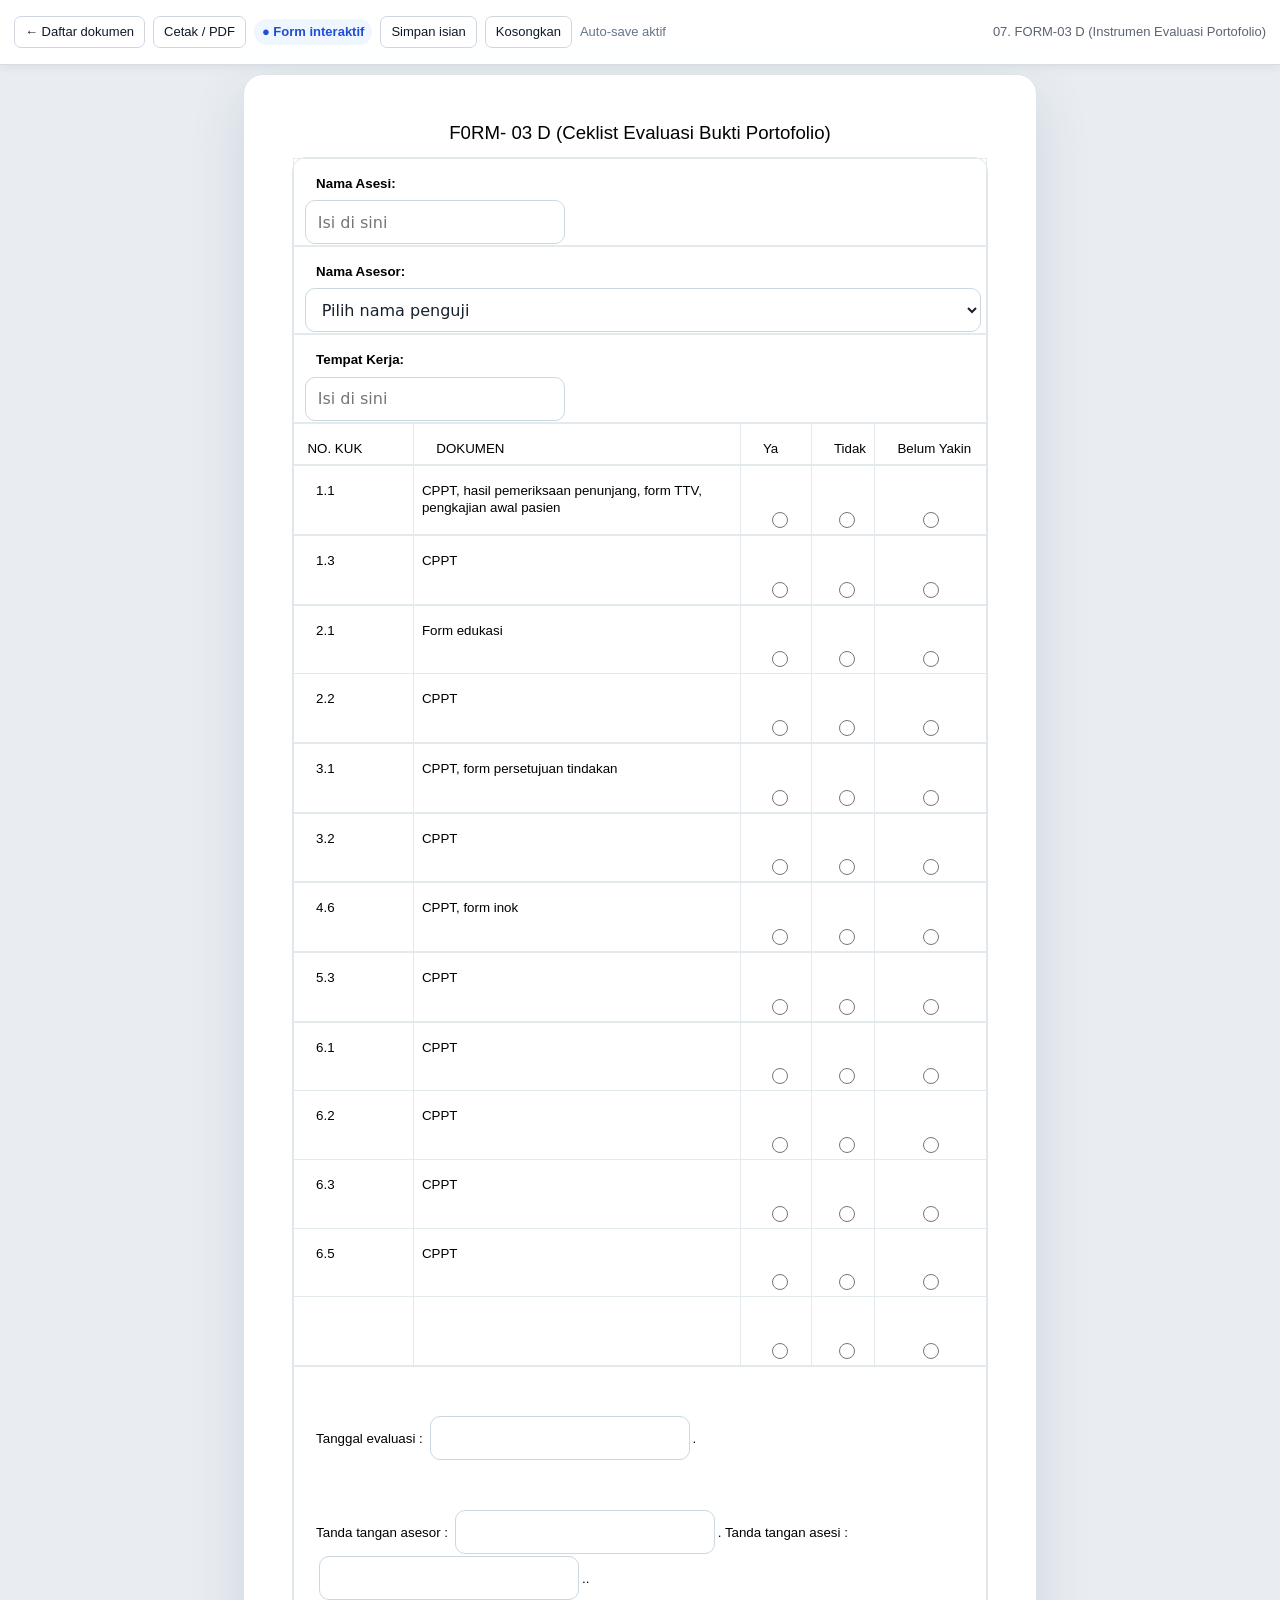
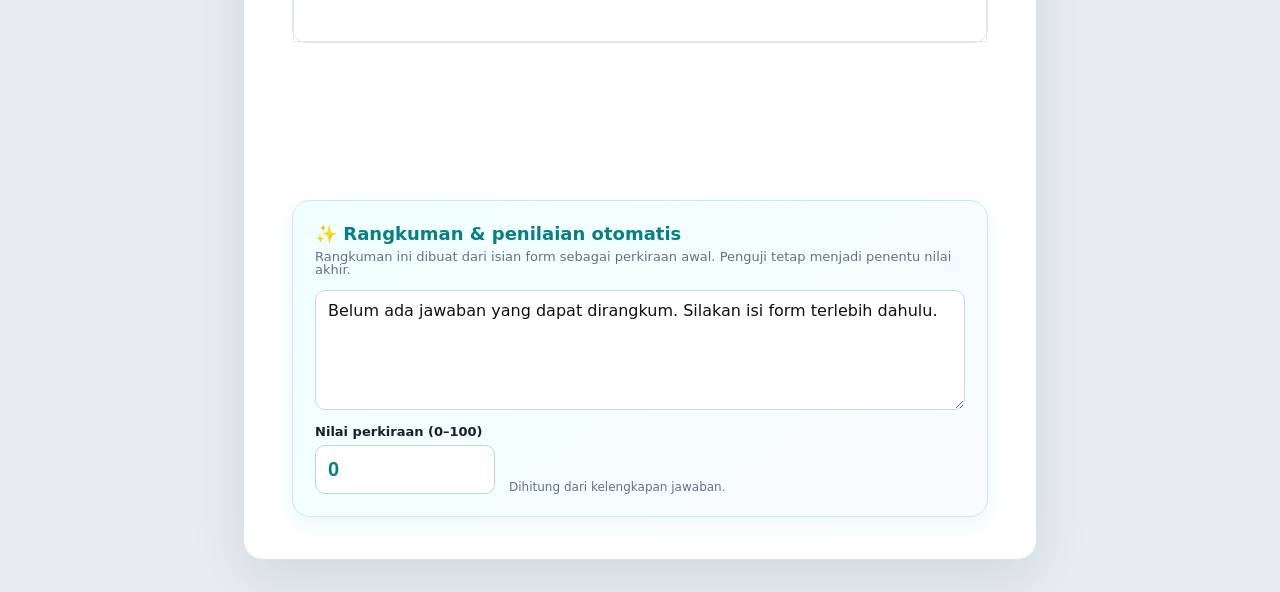
<file: form_html_cairan_elektrolit_interaktif/07. FORM-03 D (Instrumen Evaluasi  Portofolio).html>
<!DOCTYPE html>

<html>
<head>
<meta content="text/html; charset=utf-8" http-equiv="content-type"/>
<title></title>
<meta content="LibreOffice 25.2.3.2 (Linux)" name="generator"/>
<meta content="user" name="author"/>
<meta content="2017-12-10T04:03:00" name="created"/>
<meta content="lenovo" name="changedby"/>
<meta content="2019-04-08T02:55:00" name="changed"/>
<style type="text/css">
		@page { size: 8.5in 11in; margin-left: 1.25in; margin-right: 1.25in; margin-top: 1in; margin-bottom: 0.5in }
		p { margin-bottom: 0.08in; color: #000000; direction: ltr; line-height: 100%; orphans: 2; widows: 2; background: transparent }
		p.western { font-size: 11pt; so-language: id-ID; font-family: "Calibri", sans-serif }
		p.cjk { so-language: zh-CN; font-family: "Calibri", sans-serif; font-size: 11pt }
		p.ctl { font-size: 11pt; font-family: "Calibri", sans-serif; so-language: ar-SA }
	</style>
<meta content="width=device-width, initial-scale=1" name="viewport"/><style>
/* Enhancements added for browser viewing; original Word formatting remains intact. */
html { background:#e9edf2; }
body { margin:0 !important; padding:70px 18px 32px !important; background:#e9edf2 !important; min-width:0; }
.word-document { box-sizing:border-box; width:min(100%, 8.27in); margin:0 auto; background:white; padding:0.55in 0.55in 0.55in 0.55in; box-shadow:0 8px 30px rgba(0,0,0,.14); overflow-x:auto; }
.word-document table { max-width:100%; }
.word-document img { max-width:100%; height:auto; }
.html-toolbar { position:fixed; inset:0 0 auto 0; z-index:9999; height:52px; display:flex; align-items:center; gap:8px; padding:0 14px; background:rgba(255,255,255,.96); border-bottom:1px solid #d8dde5; box-shadow:0 2px 10px rgba(0,0,0,.06); font:13px/1.2 Arial,sans-serif; color:#1f2937; }
.html-toolbar a,.html-toolbar button { appearance:none; border:1px solid #cfd6df; background:#fff; color:#111827; border-radius:7px; padding:7px 10px; text-decoration:none; cursor:pointer; font:inherit; }
.html-toolbar a:hover,.html-toolbar button:hover { background:#f4f6f8; }
.html-toolbar .title { margin-left:auto; max-width:50vw; overflow:hidden; text-overflow:ellipsis; white-space:nowrap; color:#5b6472; }
.word-document[contenteditable="true"] { outline:3px solid rgba(31,111,235,.25); }
@media (max-width:760px) {
  body { padding:60px 8px 16px !important; }
  .word-document { width:100%; padding:20px 14px; box-shadow:none; }
  .html-toolbar .title { display:none; }
}
@media print {
  html,body { background:#fff !important; }
  body { padding:0 !important; }
  .html-toolbar { display:none !important; }
  .word-document { width:auto; margin:0; padding:0; box-shadow:none; overflow:visible; }
}
</style>
<style id="interactive-form-styles">
/* ===== Interactive form controls ===== */
:root { --form-blue:#2563eb; --form-border:#94a3b8; --form-soft:#eff6ff; }

.form-control-line {
  display:inline-block;
  box-sizing:border-box;
  min-width:120px;
  width:min(100%, 260px);
  height:25px;
  margin:1px 3px;
  padding:2px 5px;
  border:0;
  border-bottom:1px solid #111;
  border-radius:0;
  background:transparent;
  color:#111;
  font:inherit;
  vertical-align:baseline;
}
.form-control-line:focus,
.form-textarea:focus {
  outline:2px solid rgba(37,99,235,.24);
  outline-offset:1px;
  background:#f8fbff;
}

.form-textarea {
  box-sizing:border-box;
  display:block;
  width:100%;
  min-width:80px;
  min-height:54px;
  padding:5px 6px;
  resize:vertical;
  border:1px dashed #94a3b8;
  border-radius:4px;
  background:#fff;
  color:#111;
  font:inherit;
  line-height:1.25;
}
.form-textarea.compact { min-height:38px; }

.form-choice-cell {
  text-align:center !important;
  vertical-align:middle !important;
}
.form-choice {
  display:flex;
  align-items:center;
  justify-content:center;
  min-height:28px;
  cursor:pointer;
}
.form-choice input[type="radio"],
.form-choice input[type="checkbox"] {
  width:16px;
  height:16px;
  margin:0;
  accent-color:var(--form-blue);
  cursor:pointer;
}

.interactive-badge {
  display:inline-flex;
  align-items:center;
  gap:5px;
  padding:5px 8px;
  border-radius:999px;
  background:var(--form-soft);
  color:#1d4ed8;
  font-weight:700;
  white-space:nowrap;
}
.save-status { color:#64748b; white-space:nowrap; }

.html-toolbar { flex-wrap:wrap; height:auto !important; min-height:52px; padding-top:6px !important; padding-bottom:6px !important; }
body { padding-top:74px !important; }

@media (max-width:760px) {
  body { padding-top:112px !important; }
  .html-toolbar { gap:5px !important; }
  .html-toolbar a,.html-toolbar button { padding:6px 8px !important; }
  .interactive-badge,.save-status { font-size:11px; }
  .form-control-line { min-width:90px; width:min(100%, 190px); }
}

@media print {
  .form-control-line {
    border-bottom:1px solid #000 !important;
    background:transparent !important;
    outline:none !important;
  }
  .form-textarea {
    border:0 !important;
    min-height:28px;
    resize:none;
    overflow:visible;
    background:transparent !important;
  }
  .form-choice input { accent-color:#000; }
}
</style>

<link rel="stylesheet" href="form-enhancements.css" />
</head>
<body dir="ltr" lang="en-US" link="#000080" text="#000000" vlink="#800000"><div class="html-toolbar"><a href="index.html">← Daftar dokumen</a><button onclick="window.print()" type="button">Cetak / PDF</button><button id="editBtn" onclick="toggleEdit()" type="button">Mode isi</button><span class="title">07. FORM-03 D (Instrumen Evaluasi  Portofolio)</span></div><div class="word-document" id="wordDocument"><p align="center" lang="nl-NL" style="font-weight: normal; line-height: 100%; margin-bottom: 0in">
<font face="Arial, sans-serif"><font size="4" style="font-size: 14pt">F0RM-
03 D (Ceklist Evaluasi Bukti Portofolio)</font></font></p>
<p class="western" lang="nl-NL" style="margin-bottom: 0.14in; line-height: 100%; margin-left: 0.15in; font-weight: normal">
<font face="Arial, sans-serif"><font size="2" style="font-size: 10pt">
</font></font>
</p>
<table cellpadding="7" cellspacing="0" width="682">
<col width="106"/>
<col width="303"/>
<col width="59"/>
<col width="52"/>
<col width="90"/>
<tr>
<td colspan="5" style="border: 1px solid #000000; padding: 0in 0.08in" valign="top" width="666"><p style="margin-left: 0.15in">
<font face="Arial, sans-serif"><font size="2" style="font-size: 10pt"><b>Nama
			Asesi:</b></font></font></p>
</td>
</tr>
<tr>
<td colspan="5" style="border: 1px solid #000000; padding: 0in 0.08in" valign="top" width="666"><p style="margin-left: 0.15in">
<font face="Arial, sans-serif"><font size="2" style="font-size: 10pt"><b>Nama
			Asesor:</b></font></font><font face="Arial, sans-serif"><font size="2" style="font-size: 10pt"><span lang="id-ID"><b>
</b></span></font></font>
</p>
</td>
</tr>
<tr>
<td colspan="5" style="border: 1px solid #000000; padding: 0in 0.08in" valign="top" width="666"><p style="margin-left: 0.15in">
<font face="Arial, sans-serif"><font size="2" style="font-size: 10pt"><b>Tempat
			Kerja:</b></font></font></p>
</td>
</tr>
<tr>
<td height="6" style="border-top: 1px solid #000000; border-bottom: 1px solid #000000; border-left: 1px solid #000000; border-right: none; padding-top: 0in; padding-bottom: 0in; padding-left: 0.08in; padding-right: 0in" valign="top" width="106"><p style="font-weight: normal; margin-left: 0.06in">
<font face="Arial, sans-serif"><font size="2" style="font-size: 10pt">NO.
			KUK</font></font></p>
</td>
<td style="border-top: 1px solid #000000; border-bottom: 1px solid #000000; border-left: 1px solid #000000; border-right: none; padding-top: 0in; padding-bottom: 0in; padding-left: 0.08in; padding-right: 0in" valign="top" width="303"><p style="margin-left: 0.15in; font-weight: normal">
<font face="Arial, sans-serif"><font size="2" style="font-size: 10pt">DOKUMEN</font></font></p>
</td>
<td style="border-top: 1px solid #000000; border-bottom: 1px solid #000000; border-left: 1px solid #000000; border-right: none; padding-top: 0in; padding-bottom: 0in; padding-left: 0.08in; padding-right: 0in" width="59"><p style="margin-left: 0.15in; font-weight: normal">
<font face="Arial, sans-serif"><font size="2" style="font-size: 10pt">Ya</font></font></p>
</td>
<td style="border-top: 1px solid #000000; border-bottom: 1px solid #000000; border-left: 1px solid #000000; border-right: none; padding-top: 0in; padding-bottom: 0in; padding-left: 0.08in; padding-right: 0in" width="52"><p style="margin-left: 0.15in; font-weight: normal">
<font face="Arial, sans-serif"><font size="2" style="font-size: 10pt">Tidak</font></font></p>
</td>
<td style="border: 1px solid #000000; padding: 0in 0.08in" width="90"><p style="margin-left: 0.15in; font-weight: normal">
<font face="Arial, sans-serif"><font size="2" style="font-size: 10pt">Belum
			Yakin</font></font></p>
</td>
</tr>
<tr valign="top">
<td style="border-top: 1px solid #000000; border-bottom: 1px solid #000000; border-left: 1px solid #000000; border-right: none; padding-top: 0in; padding-bottom: 0in; padding-left: 0.08in; padding-right: 0in" width="106"><p lang="id-ID" style="font-weight: normal; margin-left: 0.15in">
<font face="Arial, sans-serif"><font size="2" style="font-size: 10pt">1.1
			</font></font>
</p>
</td>
<td style="border-top: 1px solid #000000; border-bottom: 1px solid #000000; border-left: 1px solid #000000; border-right: none; padding-top: 0in; padding-bottom: 0in; padding-left: 0.08in; padding-right: 0in" width="303"><p>
<font color="#000000"><font face="Arial, sans-serif"><font size="2" style="font-size: 10pt"><span lang="id-ID"><span style="font-weight: normal">CPPT,
			hasil pemeriksaan penunjang, form TTV, pengkajian awal pasien</span></span></font></font></font></p>
</td>
<td style="border-top: 1px solid #000000; border-bottom: 1px solid #000000; border-left: 1px solid #000000; border-right: none; padding-top: 0in; padding-bottom: 0in; padding-left: 0.08in; padding-right: 0in" width="59"><p style="font-weight: normal; margin-left: 0.15in">
<br/>
</p>
</td>
<td style="border-top: 1px solid #000000; border-bottom: 1px solid #000000; border-left: 1px solid #000000; border-right: none; padding-top: 0in; padding-bottom: 0in; padding-left: 0.08in; padding-right: 0in" width="52"><p style="margin-left: 0.15in; font-weight: normal">
<br/>
</p>
</td>
<td style="border: 1px solid #000000; padding: 0in 0.08in" width="90"><p style="margin-left: 0.15in; font-weight: normal">
<br/>
</p>
</td>
</tr>
<tr valign="top">
<td style="border-top: 1px solid #000000; border-bottom: 1px solid #000000; border-left: 1px solid #000000; border-right: none; padding-top: 0in; padding-bottom: 0in; padding-left: 0.08in; padding-right: 0in" width="106"><p lang="id-ID" style="font-weight: normal; margin-left: 0.15in">
<font face="Arial, sans-serif"><font size="2" style="font-size: 10pt">1.3</font></font></p>
</td>
<td style="border-top: 1px solid #000000; border-bottom: 1px solid #000000; border-left: 1px solid #000000; border-right: none; padding-top: 0in; padding-bottom: 0in; padding-left: 0.08in; padding-right: 0in" width="303"><p lang="id-ID" style="font-weight: normal">
<font face="Arial, sans-serif"><font size="2" style="font-size: 10pt">CPPT</font></font></p>
</td>
<td style="border-top: 1px solid #000000; border-bottom: 1px solid #000000; border-left: 1px solid #000000; border-right: none; padding-top: 0in; padding-bottom: 0in; padding-left: 0.08in; padding-right: 0in" width="59"><p style="font-weight: normal; margin-left: 0.15in">
<br/>
</p>
</td>
<td style="border-top: 1px solid #000000; border-bottom: 1px solid #000000; border-left: 1px solid #000000; border-right: none; padding-top: 0in; padding-bottom: 0in; padding-left: 0.08in; padding-right: 0in" width="52"><p style="margin-left: 0.15in; font-weight: normal">
<br/>
</p>
</td>
<td style="border: 1px solid #000000; padding: 0in 0.08in" width="90"><p style="margin-left: 0.15in; font-weight: normal">
<br/>
</p>
</td>
</tr>
<tr valign="top">
<td style="border-top: 1px solid #000000; border-bottom: 1px solid #000000; border-left: 1px solid #000000; border-right: none; padding-top: 0in; padding-bottom: 0in; padding-left: 0.08in; padding-right: 0in" width="106"><p lang="id-ID" style="font-weight: normal; margin-left: 0.15in">
<font face="Arial, sans-serif"><font size="2" style="font-size: 10pt">2.1</font></font></p>
</td>
<td style="border-top: 1px solid #000000; border-bottom: 1px solid #000000; border-left: 1px solid #000000; border-right: none; padding-top: 0in; padding-bottom: 0in; padding-left: 0.08in; padding-right: 0in" width="303"><p lang="id-ID" style="font-weight: normal">
<font face="Arial, sans-serif"><font size="2" style="font-size: 10pt">Form
			edukasi</font></font></p>
</td>
<td style="border-top: 1px solid #000000; border-bottom: 1px solid #000000; border-left: 1px solid #000000; border-right: none; padding-top: 0in; padding-bottom: 0in; padding-left: 0.08in; padding-right: 0in" width="59"><p style="font-weight: normal; margin-left: 0.15in">
<br/>
</p>
</td>
<td style="border-top: 1px solid #000000; border-bottom: 1px solid #000000; border-left: 1px solid #000000; border-right: none; padding-top: 0in; padding-bottom: 0in; padding-left: 0.08in; padding-right: 0in" width="52"><p style="margin-left: 0.15in; font-weight: normal">
<br/>
</p>
</td>
<td style="border: 1px solid #000000; padding: 0in 0.08in" width="90"><p style="margin-left: 0.15in; font-weight: normal">
<br/>
</p>
</td>
</tr>
<tr valign="top">
<td style="border-top: none; border-bottom: 1px solid #000000; border-left: 1px solid #000000; border-right: none; padding-top: 0in; padding-bottom: 0in; padding-left: 0.08in; padding-right: 0in" width="106"><p lang="id-ID" style="font-weight: normal; margin-left: 0.15in">
<font face="Arial, sans-serif"><font size="2" style="font-size: 10pt">2.2</font></font></p>
</td>
<td style="border-top: none; border-bottom: 1px solid #000000; border-left: 1px solid #000000; border-right: none; padding-top: 0in; padding-bottom: 0in; padding-left: 0.08in; padding-right: 0in" width="303"><p lang="id-ID" style="font-weight: normal">
<font face="Arial, sans-serif"><font size="2" style="font-size: 10pt">CPPT</font></font></p>
</td>
<td style="border-top: none; border-bottom: 1px solid #000000; border-left: 1px solid #000000; border-right: none; padding-top: 0in; padding-bottom: 0in; padding-left: 0.08in; padding-right: 0in" width="59"><p style="font-weight: normal; margin-left: 0.15in">
<br/>
</p>
</td>
<td style="border-top: none; border-bottom: 1px solid #000000; border-left: 1px solid #000000; border-right: none; padding-top: 0in; padding-bottom: 0in; padding-left: 0.08in; padding-right: 0in" width="52"><p style="margin-left: 0.15in; font-weight: normal">
<br/>
</p>
</td>
<td style="border-top: none; border-bottom: 1px solid #000000; border-left: 1px solid #000000; border-right: 1px solid #000000; padding: 0in 0.08in" width="90"><p style="margin-left: 0.15in; font-weight: normal">
<br/>
</p>
</td>
</tr>
<tr valign="top">
<td style="border-top: 1px solid #000000; border-bottom: 1px solid #000000; border-left: 1px solid #000000; border-right: none; padding-top: 0in; padding-bottom: 0in; padding-left: 0.08in; padding-right: 0in" width="106"><p style="font-weight: normal; margin-left: 0.15in">
<font face="Arial, sans-serif"><font size="2" style="font-size: 10pt">3.1</font></font></p>
</td>
<td style="border-top: 1px solid #000000; border-bottom: 1px solid #000000; border-left: 1px solid #000000; border-right: none; padding-top: 0in; padding-bottom: 0in; padding-left: 0.08in; padding-right: 0in" width="303"><p lang="id-ID" style="font-weight: normal">
<font face="Arial, sans-serif"><font size="2" style="font-size: 10pt">CPPT,
			form persetujuan tindakan</font></font></p>
</td>
<td style="border-top: 1px solid #000000; border-bottom: 1px solid #000000; border-left: 1px solid #000000; border-right: none; padding-top: 0in; padding-bottom: 0in; padding-left: 0.08in; padding-right: 0in" width="59"><p style="font-weight: normal; margin-left: 0.15in">
<br/>
</p>
</td>
<td style="border-top: 1px solid #000000; border-bottom: 1px solid #000000; border-left: 1px solid #000000; border-right: none; padding-top: 0in; padding-bottom: 0in; padding-left: 0.08in; padding-right: 0in" width="52"><p style="margin-left: 0.15in; font-weight: normal">
<br/>
</p>
</td>
<td style="border: 1px solid #000000; padding: 0in 0.08in" width="90"><p style="margin-left: 0.15in; font-weight: normal">
<br/>
</p>
</td>
</tr>
<tr valign="top">
<td style="border-top: 1px solid #000000; border-bottom: 1px solid #000000; border-left: 1px solid #000000; border-right: none; padding-top: 0in; padding-bottom: 0in; padding-left: 0.08in; padding-right: 0in" width="106"><p style="font-weight: normal; margin-left: 0.15in">
<font face="Arial, sans-serif"><font size="2" style="font-size: 10pt">3.2</font></font></p>
</td>
<td style="border-top: 1px solid #000000; border-bottom: 1px solid #000000; border-left: 1px solid #000000; border-right: none; padding-top: 0in; padding-bottom: 0in; padding-left: 0.08in; padding-right: 0in" width="303"><p lang="id-ID" style="font-weight: normal">
<font face="Arial, sans-serif"><font size="2" style="font-size: 10pt">CPPT</font></font></p>
</td>
<td style="border-top: 1px solid #000000; border-bottom: 1px solid #000000; border-left: 1px solid #000000; border-right: none; padding-top: 0in; padding-bottom: 0in; padding-left: 0.08in; padding-right: 0in" width="59"><p style="font-weight: normal; margin-left: 0.15in">
<br/>
</p>
</td>
<td style="border-top: 1px solid #000000; border-bottom: 1px solid #000000; border-left: 1px solid #000000; border-right: none; padding-top: 0in; padding-bottom: 0in; padding-left: 0.08in; padding-right: 0in" width="52"><p style="margin-left: 0.15in; font-weight: normal">
<br/>
</p>
</td>
<td style="border: 1px solid #000000; padding: 0in 0.08in" width="90"><p style="margin-left: 0.15in; font-weight: normal">
<br/>
</p>
</td>
</tr>
<tr valign="top">
<td style="border-top: 1px solid #000000; border-bottom: 1px solid #000000; border-left: 1px solid #000000; border-right: none; padding-top: 0in; padding-bottom: 0in; padding-left: 0.08in; padding-right: 0in" width="106"><p style="font-weight: normal; margin-left: 0.15in">
<font face="Arial, sans-serif"><font size="2" style="font-size: 10pt">4.6</font></font></p>
</td>
<td style="border-top: 1px solid #000000; border-bottom: 1px solid #000000; border-left: 1px solid #000000; border-right: none; padding-top: 0in; padding-bottom: 0in; padding-left: 0.08in; padding-right: 0in" width="303"><p lang="id-ID" style="font-weight: normal">
<font face="Arial, sans-serif"><font size="2" style="font-size: 10pt">CPPT,
			form inok</font></font></p>
</td>
<td style="border-top: 1px solid #000000; border-bottom: 1px solid #000000; border-left: 1px solid #000000; border-right: none; padding-top: 0in; padding-bottom: 0in; padding-left: 0.08in; padding-right: 0in" width="59"><p style="font-weight: normal; margin-left: 0.15in">
<br/>
</p>
</td>
<td style="border-top: 1px solid #000000; border-bottom: 1px solid #000000; border-left: 1px solid #000000; border-right: none; padding-top: 0in; padding-bottom: 0in; padding-left: 0.08in; padding-right: 0in" width="52"><p style="margin-left: 0.15in; font-weight: normal">
<br/>
</p>
</td>
<td style="border: 1px solid #000000; padding: 0in 0.08in" width="90"><p style="margin-left: 0.15in; font-weight: normal">
<br/>
</p>
</td>
</tr>
<tr valign="top">
<td style="border-top: 1px solid #000000; border-bottom: 1px solid #000000; border-left: 1px solid #000000; border-right: none; padding-top: 0in; padding-bottom: 0in; padding-left: 0.08in; padding-right: 0in" width="106"><p style="font-weight: normal; margin-left: 0.15in">
<font face="Arial, sans-serif"><font size="2" style="font-size: 10pt">5.3</font></font></p>
</td>
<td style="border-top: 1px solid #000000; border-bottom: 1px solid #000000; border-left: 1px solid #000000; border-right: none; padding-top: 0in; padding-bottom: 0in; padding-left: 0.08in; padding-right: 0in" width="303"><p lang="id-ID" style="font-weight: normal">
<font face="Arial, sans-serif"><font size="2" style="font-size: 10pt">CPPT</font></font></p>
</td>
<td style="border-top: 1px solid #000000; border-bottom: 1px solid #000000; border-left: 1px solid #000000; border-right: none; padding-top: 0in; padding-bottom: 0in; padding-left: 0.08in; padding-right: 0in" width="59"><p style="font-weight: normal; margin-left: 0.15in">
<br/>
</p>
</td>
<td style="border-top: 1px solid #000000; border-bottom: 1px solid #000000; border-left: 1px solid #000000; border-right: none; padding-top: 0in; padding-bottom: 0in; padding-left: 0.08in; padding-right: 0in" width="52"><p style="margin-left: 0.15in; font-weight: normal">
<br/>
</p>
</td>
<td style="border: 1px solid #000000; padding: 0in 0.08in" width="90"><p style="margin-left: 0.15in; font-weight: normal">
<br/>
</p>
</td>
</tr>
<tr valign="top">
<td style="border-top: 1px solid #000000; border-bottom: 1px solid #000000; border-left: 1px solid #000000; border-right: none; padding-top: 0in; padding-bottom: 0in; padding-left: 0.08in; padding-right: 0in" width="106"><p style="font-weight: normal; margin-left: 0.15in">
<font face="Arial, sans-serif"><font size="2" style="font-size: 10pt">6.1</font></font></p>
</td>
<td style="border-top: 1px solid #000000; border-bottom: 1px solid #000000; border-left: 1px solid #000000; border-right: none; padding-top: 0in; padding-bottom: 0in; padding-left: 0.08in; padding-right: 0in" width="303"><p lang="id-ID" style="font-weight: normal">
<font face="Arial, sans-serif"><font size="2" style="font-size: 10pt">CPPT</font></font></p>
</td>
<td style="border-top: 1px solid #000000; border-bottom: 1px solid #000000; border-left: 1px solid #000000; border-right: none; padding-top: 0in; padding-bottom: 0in; padding-left: 0.08in; padding-right: 0in" width="59"><p style="font-weight: normal; margin-left: 0.15in">
<br/>
</p>
</td>
<td style="border-top: 1px solid #000000; border-bottom: 1px solid #000000; border-left: 1px solid #000000; border-right: none; padding-top: 0in; padding-bottom: 0in; padding-left: 0.08in; padding-right: 0in" width="52"><p style="margin-left: 0.15in; font-weight: normal">
<br/>
</p>
</td>
<td style="border: 1px solid #000000; padding: 0in 0.08in" width="90"><p style="margin-left: 0.15in; font-weight: normal">
<br/>
</p>
</td>
</tr>
<tr valign="top">
<td style="border-top: none; border-bottom: 1px solid #000000; border-left: 1px solid #000000; border-right: none; padding-top: 0in; padding-bottom: 0in; padding-left: 0.08in; padding-right: 0in" width="106"><p style="font-weight: normal; margin-left: 0.15in">
<font face="Arial, sans-serif"><font size="2" style="font-size: 10pt">6.2</font></font></p>
</td>
<td style="border-top: none; border-bottom: 1px solid #000000; border-left: 1px solid #000000; border-right: none; padding-top: 0in; padding-bottom: 0in; padding-left: 0.08in; padding-right: 0in" width="303"><p lang="id-ID" style="font-weight: normal">
<font face="Arial, sans-serif"><font size="2" style="font-size: 10pt">CPPT</font></font></p>
</td>
<td style="border-top: none; border-bottom: 1px solid #000000; border-left: 1px solid #000000; border-right: none; padding-top: 0in; padding-bottom: 0in; padding-left: 0.08in; padding-right: 0in" width="59"><p style="font-weight: normal; margin-left: 0.15in">
<br/>
</p>
</td>
<td style="border-top: none; border-bottom: 1px solid #000000; border-left: 1px solid #000000; border-right: none; padding-top: 0in; padding-bottom: 0in; padding-left: 0.08in; padding-right: 0in" width="52"><p style="margin-left: 0.15in; font-weight: normal">
<br/>
</p>
</td>
<td style="border-top: none; border-bottom: 1px solid #000000; border-left: 1px solid #000000; border-right: 1px solid #000000; padding: 0in 0.08in" width="90"><p style="margin-left: 0.15in; font-weight: normal">
<br/>
</p>
</td>
</tr>
<tr valign="top">
<td style="border-top: none; border-bottom: 1px solid #000000; border-left: 1px solid #000000; border-right: none; padding-top: 0in; padding-bottom: 0in; padding-left: 0.08in; padding-right: 0in" width="106"><p style="font-weight: normal; margin-left: 0.15in">
<font face="Arial, sans-serif"><font size="2" style="font-size: 10pt">6.3</font></font></p>
</td>
<td style="border-top: none; border-bottom: 1px solid #000000; border-left: 1px solid #000000; border-right: none; padding-top: 0in; padding-bottom: 0in; padding-left: 0.08in; padding-right: 0in" width="303"><p lang="id-ID" style="font-weight: normal">
<font face="Arial, sans-serif"><font size="2" style="font-size: 10pt">CPPT</font></font></p>
</td>
<td style="border-top: none; border-bottom: 1px solid #000000; border-left: 1px solid #000000; border-right: none; padding-top: 0in; padding-bottom: 0in; padding-left: 0.08in; padding-right: 0in" width="59"><p style="font-weight: normal; margin-left: 0.15in">
<br/>
</p>
</td>
<td style="border-top: none; border-bottom: 1px solid #000000; border-left: 1px solid #000000; border-right: none; padding-top: 0in; padding-bottom: 0in; padding-left: 0.08in; padding-right: 0in" width="52"><p style="margin-left: 0.15in; font-weight: normal">
<br/>
</p>
</td>
<td style="border-top: none; border-bottom: 1px solid #000000; border-left: 1px solid #000000; border-right: 1px solid #000000; padding: 0in 0.08in" width="90"><p style="margin-left: 0.15in; font-weight: normal">
<br/>
</p>
</td>
</tr>
<tr valign="top">
<td style="border-top: none; border-bottom: 1px solid #000000; border-left: 1px solid #000000; border-right: none; padding-top: 0in; padding-bottom: 0in; padding-left: 0.08in; padding-right: 0in" width="106"><p style="font-weight: normal; margin-left: 0.15in">
<font face="Arial, sans-serif"><font size="2" style="font-size: 10pt">6.5</font></font></p>
</td>
<td style="border-top: none; border-bottom: 1px solid #000000; border-left: 1px solid #000000; border-right: none; padding-top: 0in; padding-bottom: 0in; padding-left: 0.08in; padding-right: 0in" width="303"><p lang="id-ID" style="font-weight: normal">
<font face="Arial, sans-serif"><font size="2" style="font-size: 10pt">CPPT</font></font></p>
</td>
<td style="border-top: none; border-bottom: 1px solid #000000; border-left: 1px solid #000000; border-right: none; padding-top: 0in; padding-bottom: 0in; padding-left: 0.08in; padding-right: 0in" width="59"><p style="font-weight: normal; margin-left: 0.15in">
<br/>
</p>
</td>
<td style="border-top: none; border-bottom: 1px solid #000000; border-left: 1px solid #000000; border-right: none; padding-top: 0in; padding-bottom: 0in; padding-left: 0.08in; padding-right: 0in" width="52"><p style="margin-left: 0.15in; font-weight: normal">
<br/>
</p>
</td>
<td style="border-top: none; border-bottom: 1px solid #000000; border-left: 1px solid #000000; border-right: 1px solid #000000; padding: 0in 0.08in" width="90"><p style="margin-left: 0.15in; font-weight: normal">
<br/>
</p>
</td>
</tr>
<tr valign="top">
<td style="border-top: none; border-bottom: 1px solid #000000; border-left: 1px solid #000000; border-right: none; padding-top: 0in; padding-bottom: 0in; padding-left: 0.08in; padding-right: 0in" width="106"><p style="margin-left: 0.15in; font-weight: normal">
<br/>
</p>
</td>
<td style="border-top: none; border-bottom: 1px solid #000000; border-left: 1px solid #000000; border-right: none; padding-top: 0in; padding-bottom: 0in; padding-left: 0.08in; padding-right: 0in" width="303"><p style="margin-left: 0.15in; font-weight: normal">
<br/>
</p>
</td>
<td style="border-top: none; border-bottom: 1px solid #000000; border-left: 1px solid #000000; border-right: none; padding-top: 0in; padding-bottom: 0in; padding-left: 0.08in; padding-right: 0in" width="59"><p style="margin-left: 0.15in; font-weight: normal">
<br/>
</p>
</td>
<td style="border-top: none; border-bottom: 1px solid #000000; border-left: 1px solid #000000; border-right: none; padding-top: 0in; padding-bottom: 0in; padding-left: 0.08in; padding-right: 0in" width="52"><p style="margin-left: 0.15in; font-weight: normal">
<br/>
</p>
</td>
<td style="border-top: none; border-bottom: 1px solid #000000; border-left: 1px solid #000000; border-right: 1px solid #000000; padding: 0in 0.08in" width="90"><p style="margin-left: 0.15in; font-weight: normal">
<br/>
</p>
</td>
</tr>
<tr>
<td colspan="5" style="border: 1px solid #000000; padding: 0in 0.08in" valign="top" width="666"><p lang="it-IT" style="margin-bottom: 0in; margin-left: 0.15in; font-weight: normal">
<br/>
</p>
<p style="font-weight: normal; margin-bottom: 0in; margin-left: 0.15in">
<font face="Arial, sans-serif"><font size="2" style="font-size: 10pt">Tanggal
			evaluasi          : ………………………….</font></font></p>
<p lang="it-IT" style="font-weight: normal; margin-bottom: 0in; margin-left: 0.15in">
<br/>
</p>
<p style="font-weight: normal; margin-bottom: 0in; margin-left: 0.15in">
<font face="Arial, sans-serif"><font size="2" style="font-size: 10pt">Tanda
			tangan asesor   :  ………………………….           Tanda
			tangan asesi : …………………………………..</font></font></p>
<p style="font-weight: normal; margin-left: 0.15in"><br/>
</p>
</td>
</tr>
</table>
<p align="center" class="western" style="font-weight: normal; line-height: 115%; margin-bottom: 0.14in">
<br/>
<br/>
</p>
<div title="footer"><p style="margin-right: 0.25in; margin-top: 0.46in; margin-bottom: 0.14in; line-height: 115%">
<br/>
<br/>
</p>
</div>
</div><script>
function toggleEdit(){
  const d=document.getElementById('wordDocument');
  const b=document.getElementById('editBtn');
  const on=d.getAttribute('contenteditable')==='true';
  d.setAttribute('contenteditable', on?'false':'true');
  b.textContent=on?'Mode isi':'Selesai isi';
  if(!on) d.focus();
}
</script>
<script id="interactive-form-script">
(function () {
  "use strict";

  const doc = document.getElementById("wordDocument") || document.body;
  const storageKey = "cairan-elektrolit-form::" + (document.title || location.pathname);

  const norm = s => (s || "").replace(/\u00a0/g, " ").replace(/\s+/g, " ").trim();

  function slug(s) {
    return norm(s).toLowerCase()
      .replace(/[^a-z0-9]+/g, "-")
      .replace(/^-+|-+$/g, "")
      .slice(0, 55) || "field";
  }

  function makeLineInput(name, placeholder) {
    const input = document.createElement("input");
    input.type = "text";
    input.className = "form-control-line";
    input.name = name;
    input.autocomplete = "off";
    if (placeholder) input.placeholder = placeholder;
    return input;
  }

  function replaceBlankLines(root) {
    const walker = document.createTreeWalker(root, NodeFilter.SHOW_TEXT);
    const nodes = [];
    while (walker.nextNode()) {
      const n = walker.currentNode;
      const parent = n.parentElement;
      if (!parent || ["SCRIPT","STYLE","INPUT","TEXTAREA","BUTTON"].includes(parent.tagName)) continue;
      if (/_{5,}|…{4,}/.test(n.nodeValue || "")) nodes.push(n);
    }

    let seq = 0;
    nodes.forEach(n => {
      const txt = n.nodeValue || "";
      const re = /(_{5,}|…{4,})/g;
      let last = 0, m;
      const frag = document.createDocumentFragment();
      while ((m = re.exec(txt))) {
        if (m.index > last) frag.appendChild(document.createTextNode(txt.slice(last, m.index)));
        frag.appendChild(makeLineInput("blank-" + (++seq), ""));
        last = m.index + m[0].length;
      }
      if (last < txt.length) frag.appendChild(document.createTextNode(txt.slice(last)));
      n.parentNode.replaceChild(frag, n);
    });
  }

  function addMetadataInputs() {
    const labels = [
      "Nama Asesi","Nama Asesor","Nama Peserta","Tanggal/Waktu","Tanggal Asesmen",
      "Tempat Asesmen","Tempat Kerja","Tempat","No. Reg","Nomor Registrasi",
      "Tanggal evaluasi","Tanda tangan asesor","Tanda tangan asesi",
      "Unit Kompetensi (single/cluster)"
    ];
    const counters = {};

    const cells = [...doc.querySelectorAll("td, th")];
    cells.forEach(cell => {
      if (cell.querySelector("input,textarea,select")) return;
      const t = norm(cell.textContent);
      if (!t || t.length > 140) return;

      const found = labels.find(x => t.toLowerCase().includes(x.toLowerCase()));
      if (!found) return;

      // Avoid converting source/benchmark information into an input.
      if (/sumber pembanding|acuan pembanding/i.test(t)) return;

      let target = cell;
      // When the label has no colon and the next cell is the ":" cell, place the input there.
      if (!t.includes(":") && cell.nextElementSibling) {
        const nt = norm(cell.nextElementSibling.textContent);
        if (nt === ":" || nt.startsWith(":")) target = cell.nextElementSibling;
      }
      if (target.querySelector("input,textarea,select")) return;

      counters[found] = (counters[found] || 0) + 1;
      const input = makeLineInput(slug(found) + "-" + counters[found], "Isi di sini");
      target.appendChild(input);
    });
  }

  function buildGrid(table) {
    const rows = [...table.rows];
    const grid = [];
    rows.forEach((row, r) => {
      if (!grid[r]) grid[r] = [];
      let c = 0;
      [...row.cells].forEach(cell => {
        while (grid[r][c]) c++;
        const rs = Math.max(1, cell.rowSpan || 1);
        const cs = Math.max(1, cell.colSpan || 1);
        for (let rr = r; rr < r + rs; rr++) {
          if (!grid[rr]) grid[rr] = [];
          for (let cc = c; cc < c + cs; cc++) grid[rr][cc] = cell;
        }
        c += cs;
      });
    });
    return grid;
  }

  function locateCell(grid, cell) {
    for (let r = 0; r < grid.length; r++) {
      for (let c = 0; c < grid[r].length; c++) {
        if (grid[r][c] === cell) return {r,c};
      }
    }
    return null;
  }

  function addChoiceControls() {
    const choices = ["K","BK","PL","Ya","Tidak","Belum Yakin"];

    [...doc.querySelectorAll("table")].forEach((table, ti) => {
      const grid = buildGrid(table);
      const header = [];

      [...table.querySelectorAll("td,th")].forEach(cell => {
        const t = norm(cell.textContent);
        if (!choices.includes(t)) return;
        const pos = locateCell(grid, cell);
        if (pos) header.push({label:t, cell, ...pos});
      });

      // Require at least 2 choice headers in a table.
      if (header.length < 2) return;

      // Prefer the header row that contains the largest choice set.
      const byRow = {};
      header.forEach(h => (byRow[h.r] ||= []).push(h));
      const headerRow = +Object.keys(byRow).sort((a,b) => byRow[b].length - byRow[a].length)[0];
      const active = byRow[headerRow].sort((a,b) => a.c - b.c);
      if (active.length < 2) return;

      for (let r = headerRow + 1; r < grid.length; r++) {
        const targets = active.map(h => ({h, cell:grid[r] && grid[r][h.c]}));
        const distinct = [...new Set(targets.map(x => x.cell).filter(Boolean))];

        // Section/header rows spanning the option area should not become inputs.
        if (distinct.length < active.length) continue;

        // Skip if this is another header row or cells contain substantive text.
        const bad = targets.some(({h,cell}) => {
          if (!cell || cell === h.cell) return true;
          const t = norm(cell.textContent);
          return t && !["✓","✔","☐","□"].includes(t);
        });
        if (bad) continue;

        const group = "choice-t" + ti + "-r" + r;
        targets.forEach(({h,cell}) => {
          if (cell.querySelector('input[type="radio"],input[type="checkbox"]')) return;
          cell.classList.add("form-choice-cell");
          const label = document.createElement("label");
          label.className = "form-choice";
          label.title = h.label;
          const input = document.createElement("input");
          input.type = "radio";
          input.name = group;
          input.value = h.label;
          input.setAttribute("aria-label", h.label);
          label.appendChild(input);
          cell.appendChild(label);
        });
      }
    });
  }

  function addTextareaColumns() {
    const wanted = [
      /^jawaban asesi$/i,
      /^jawaban$/i,
      /^bukti-bukti pendukung$/i,
      /^catatan/i
    ];

    [...doc.querySelectorAll("table")].forEach((table, ti) => {
      const grid = buildGrid(table);
      const headers = [];

      [...table.querySelectorAll("td,th")].forEach(cell => {
        const t = norm(cell.textContent);
        if (!wanted.some(re => re.test(t))) return;
        const pos = locateCell(grid, cell);
        if (pos) headers.push({label:t, cell, ...pos});
      });

      headers.forEach((h, hi) => {
        for (let r = h.r + 1; r < grid.length; r++) {
          const cell = grid[r] && grid[r][h.c];
          if (!cell || cell === h.cell) continue;

          // Avoid section rows/merged cells and never replace existing source answers.
          const sameAcross = grid[r].filter(x => x === cell).length;
          if (sameAcross > 1) continue;
          if (cell.querySelector("input,textarea,select")) continue;

          const t = norm(cell.textContent);
          if (t.length > 2) continue;

          const ta = document.createElement("textarea");
          ta.className = "form-textarea compact";
          ta.name = "text-t" + ti + "-c" + h.c + "-r" + r;
          ta.placeholder = h.label.toLowerCase().includes("bukti") ? "Isi bukti pendukung" : "Ketik jawaban";
          cell.appendChild(ta);
        }
      });
    });
  }

  function makeQuestionAnswerAreas() {
    // For the standalone SOAL TULIS page, put an answer box after each numbered question
    // without touching the supplied answer-key section.
    if (!/SOAL TULIS/i.test(document.title) && !/SOAL\s*:/i.test(norm(doc.textContent).slice(0,120))) return;
    const bodyText = norm(doc.textContent);
    const answerIndex = bodyText.toLowerCase().indexOf("jawab");
    let count = 0;

    [...doc.querySelectorAll("p")].forEach(p => {
      const t = norm(p.textContent);
      if (!t || !/^\d+(?:\.\d+)?[.)\s]/.test(t)) return;
      // Only add to question-like text, and avoid answer-key looking lines.
      if (/^(jawab|diketahui|rumus|intake|output)/i.test(t)) return;
      if (p.querySelector("textarea,input")) return;

      const ta = document.createElement("textarea");
      ta.className = "form-textarea";
      ta.name = "soal-jawaban-" + (++count);
      ta.placeholder = "Tulis jawaban di sini…";
      p.insertAdjacentElement("afterend", ta);
    });
  }

  function assignKeys() {
    let i = 0;
    [...doc.querySelectorAll("input,textarea,select")].forEach(el => {
      if (!el.name) el.name = "field-" + (++i);
      el.dataset.persistKey = el.name + "::" + i++;
    });
  }

  function saveForm(silent) {
    const data = {};
    [...doc.querySelectorAll("input,textarea,select")].forEach(el => {
      const k = el.dataset.persistKey || el.name;
      if (el.type === "radio" || el.type === "checkbox") data[k] = !!el.checked;
      else data[k] = el.value;
    });
    try {
      localStorage.setItem(storageKey, JSON.stringify(data));
      setStatus("Tersimpan ✓");
      if (!silent) setTimeout(() => setStatus("Auto-save aktif"), 1300);
    } catch (e) {
      setStatus("Browser tidak mengizinkan penyimpanan lokal");
    }
  }

  function loadForm() {
    try {
      const raw = localStorage.getItem(storageKey);
      if (!raw) return;
      const data = JSON.parse(raw);
      [...doc.querySelectorAll("input,textarea,select")].forEach(el => {
        const k = el.dataset.persistKey || el.name;
        if (!(k in data)) return;
        if (el.type === "radio" || el.type === "checkbox") el.checked = !!data[k];
        else el.value = data[k];
      });
      setStatus("Data terakhir dimuat");
    } catch (e) {}
  }

  function resetForm() {
    if (!confirm("Kosongkan semua isian pada form ini?")) return;
    [...doc.querySelectorAll("input,textarea,select")].forEach(el => {
      if (el.type === "radio" || el.type === "checkbox") el.checked = false;
      else el.value = "";
    });
    try { localStorage.removeItem(storageKey); } catch (e) {}
    setStatus("Isian dikosongkan");
  }

  function setStatus(msg) {
    const el = document.getElementById("saveStatus");
    if (el) el.textContent = msg;
  }

  function augmentToolbar() {
    let bar = document.querySelector(".html-toolbar");
    if (!bar) {
      bar = document.createElement("div");
      bar.className = "html-toolbar";
      document.body.prepend(bar);
    }

    const oldEdit = document.getElementById("editBtn");
    if (oldEdit) oldEdit.style.display = "none";

    if (!bar.querySelector(".interactive-badge")) {
      const badge = document.createElement("span");
      badge.className = "interactive-badge";
      badge.textContent = "● Form interaktif";
      bar.insertBefore(badge, bar.querySelector(".title") || null);
    }

    const save = document.createElement("button");
    save.type = "button";
    save.textContent = "Simpan isian";
    save.onclick = () => saveForm(false);

    const reset = document.createElement("button");
    reset.type = "button";
    reset.textContent = "Kosongkan";
    reset.onclick = resetForm;

    const status = document.createElement("span");
    status.className = "save-status";
    status.id = "saveStatus";
    status.textContent = "Auto-save aktif";

    const title = bar.querySelector(".title");
    bar.insertBefore(save, title || null);
    bar.insertBefore(reset, title || null);
    bar.insertBefore(status, title || null);
  }

  function startAutosave() {
    let timer;
    doc.addEventListener("input", () => {
      clearTimeout(timer);
      timer = setTimeout(() => saveForm(true), 350);
    });
    doc.addEventListener("change", () => {
      clearTimeout(timer);
      timer = setTimeout(() => saveForm(true), 100);
    });
  }

  replaceBlankLines(doc);
  addMetadataInputs();
  addChoiceControls();
  addTextareaColumns();
  makeQuestionAnswerAreas();
  assignKeys();
  augmentToolbar();
  loadForm();
  startAutosave();
})();
</script>

<script src="form-enhancements.js"></script>
</body>
</html>
</file>
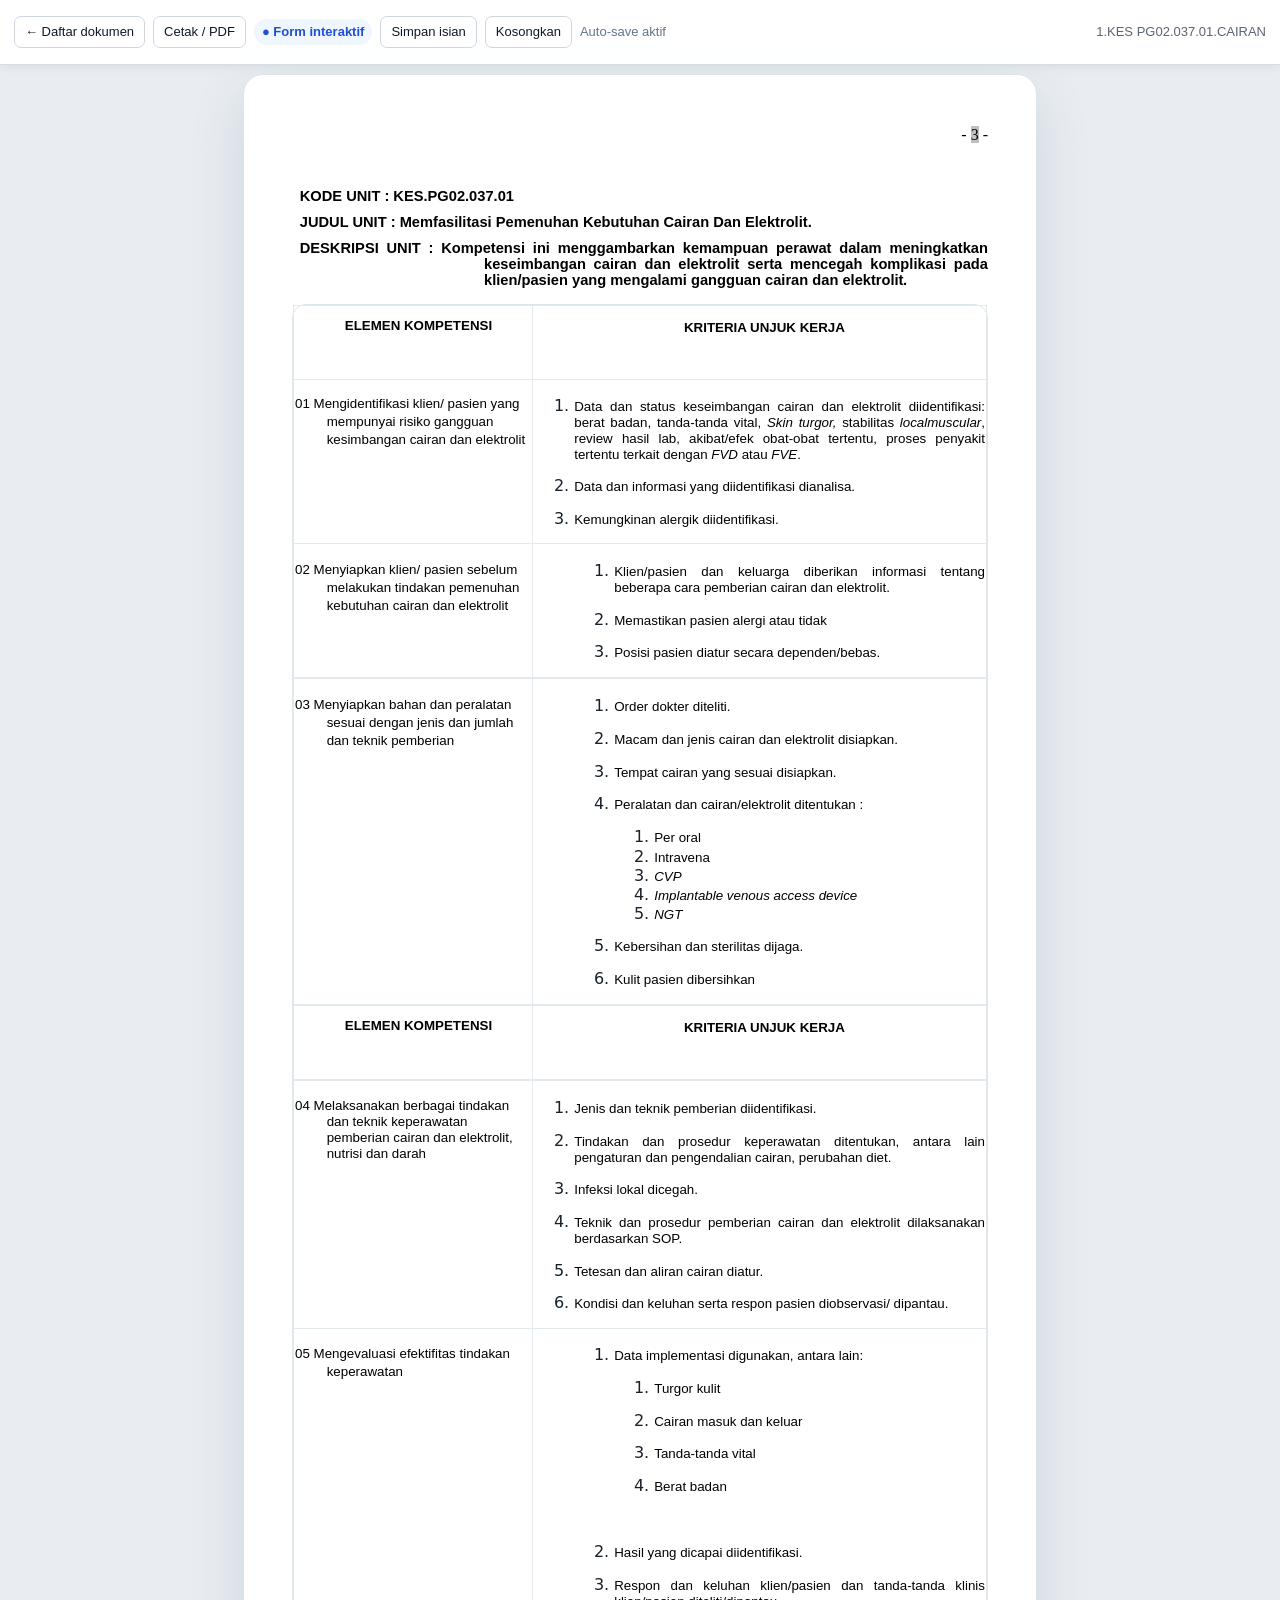
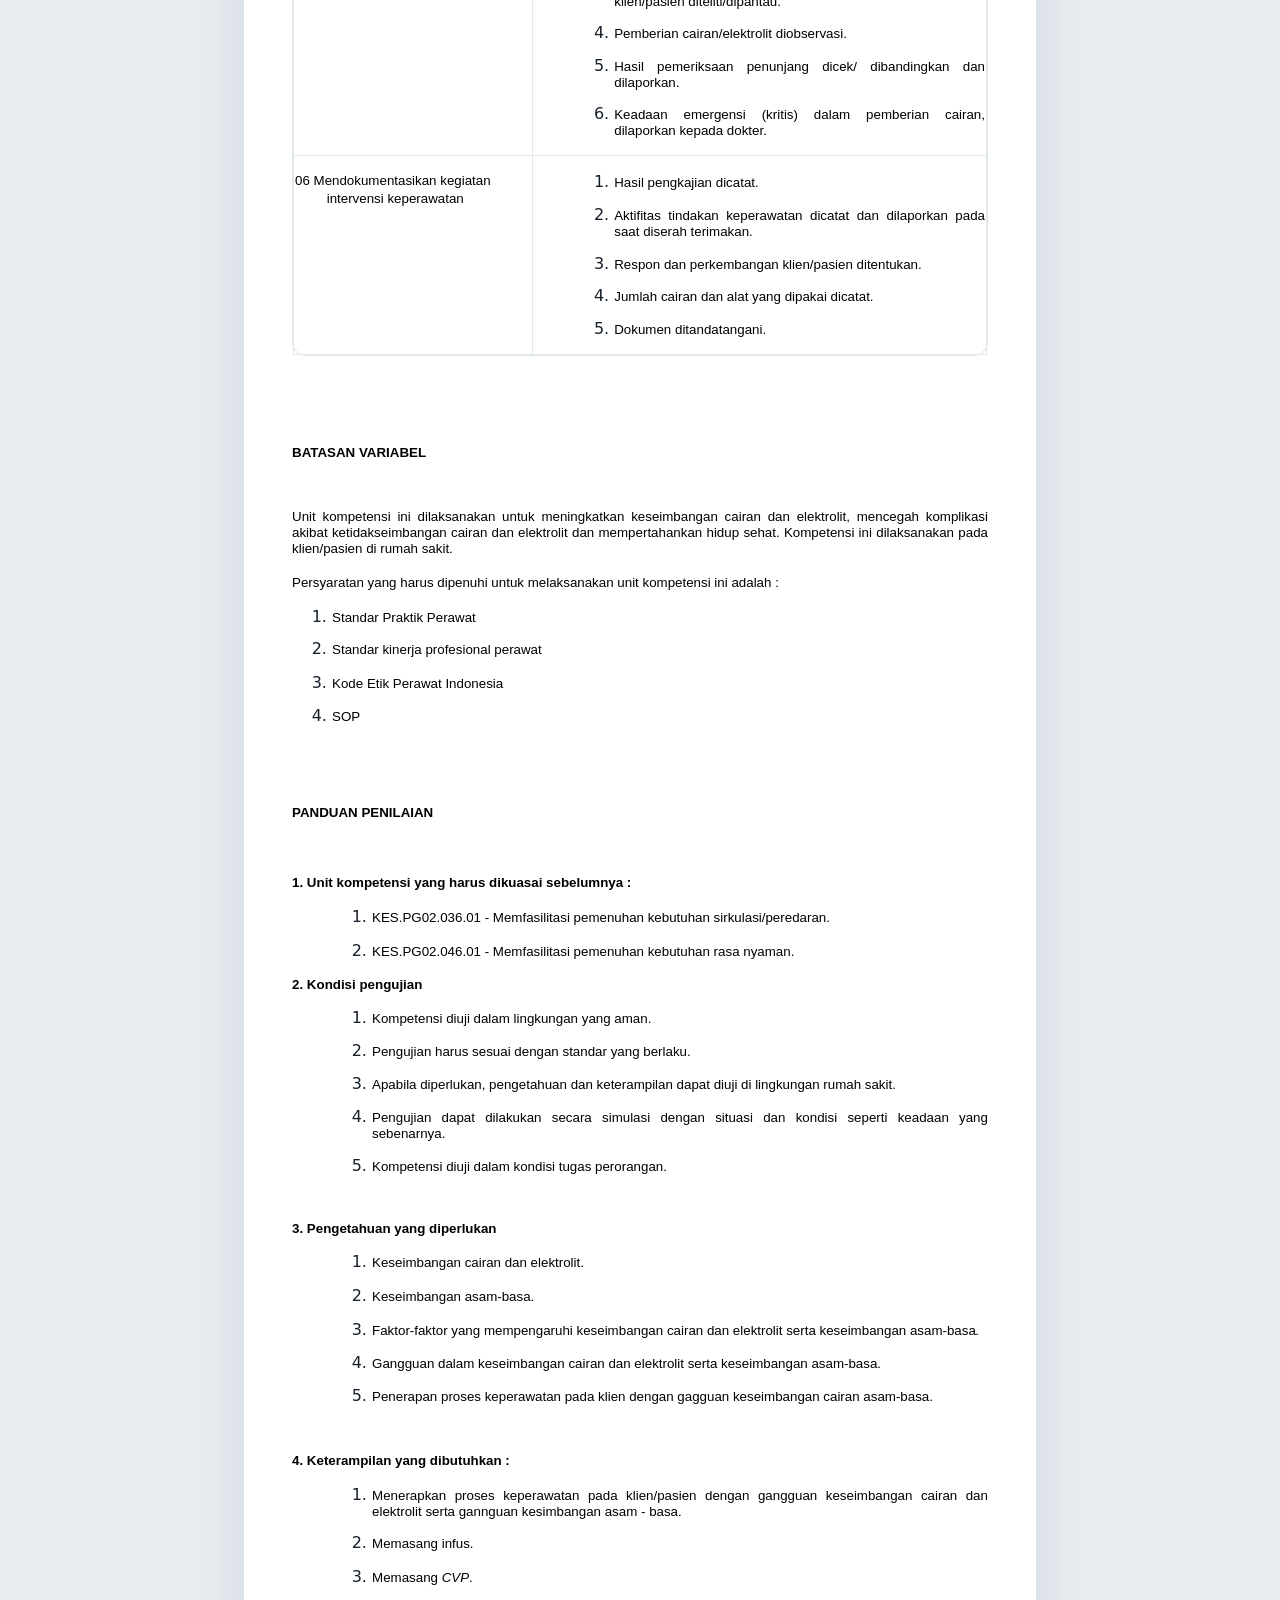
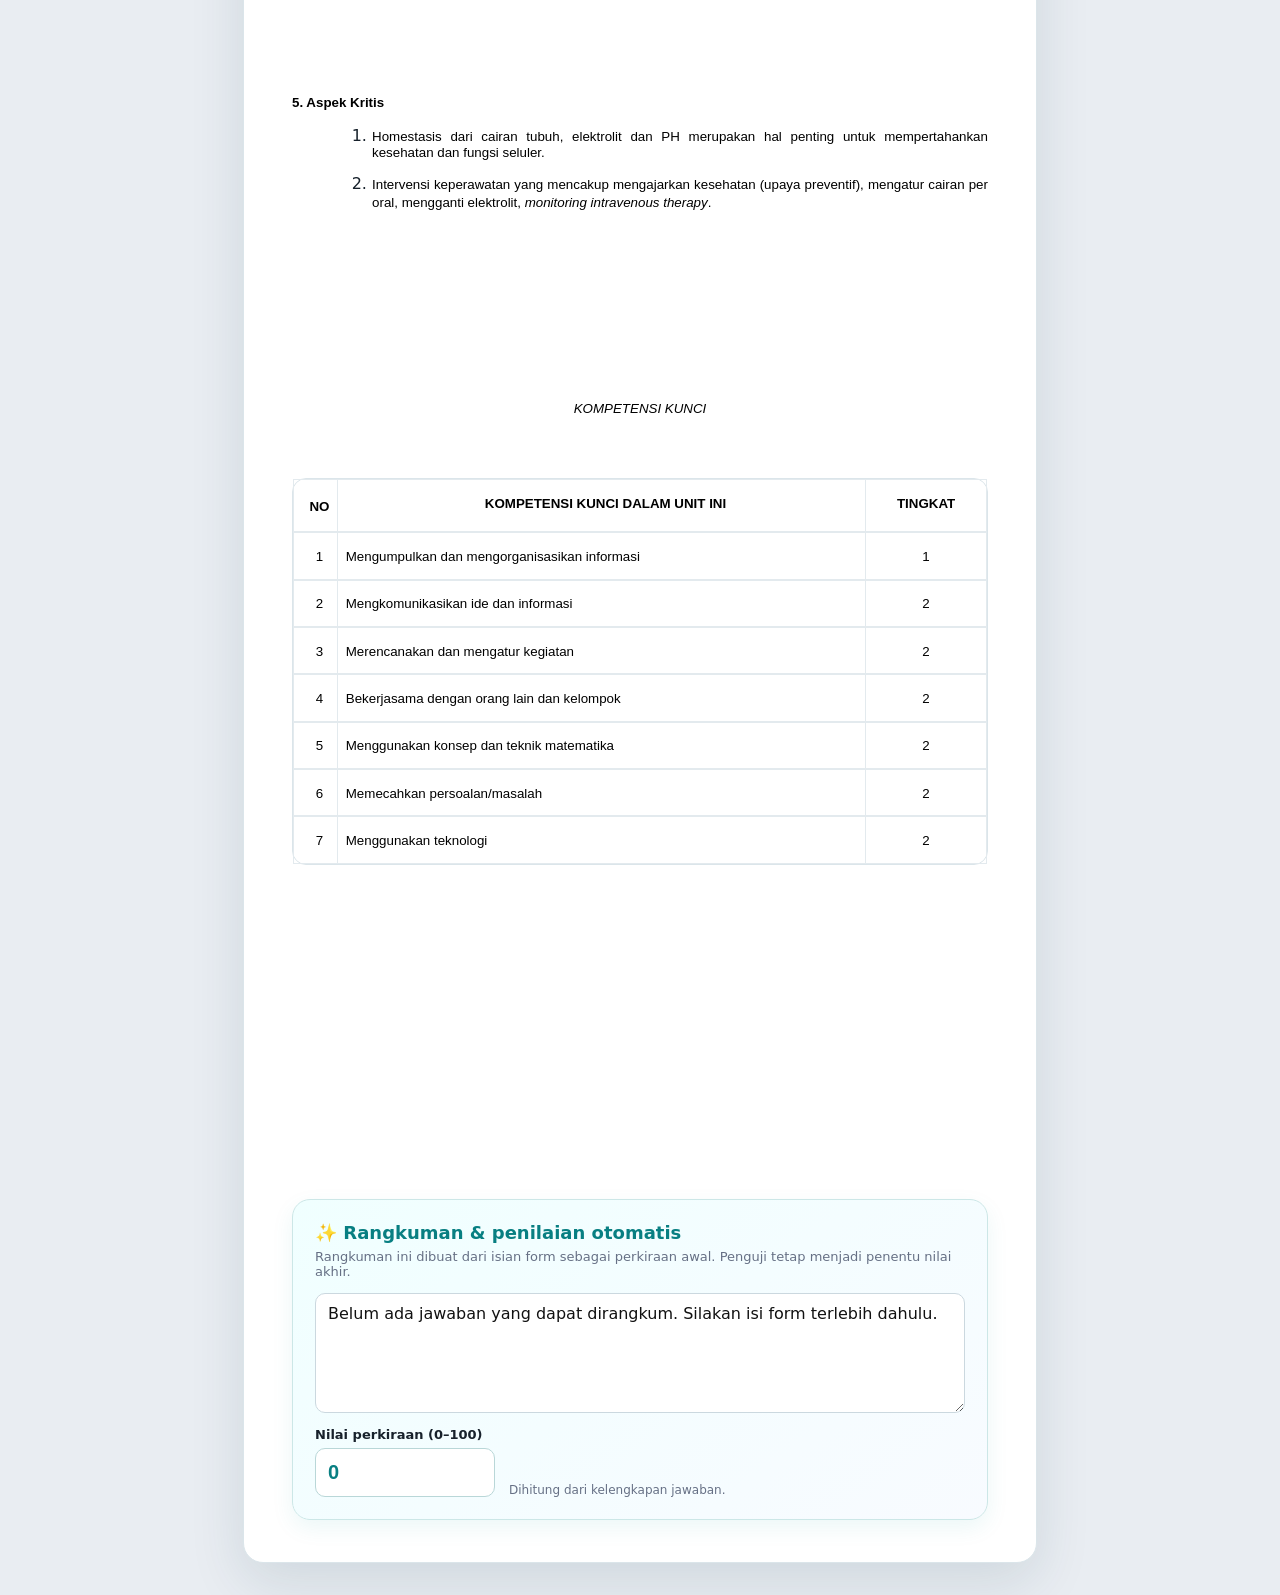
<file: form_html_cairan_elektrolit_interaktif/1.KES PG02.037.01.CAIRAN.html>
<!DOCTYPE html>

<html>
<head>
<meta content="text/html; charset=utf-8" http-equiv="content-type"/>
<title>Description</title>
<meta content="LibreOffice 25.2.3.2 (Linux)" name="generator"/>
<meta content="gam" name="author"/>
<meta content="2008-10-15T01:36:00" name="created"/>
<meta content="Yandih" name="changedby"/>
<meta content="2012-07-18T04:24:00" name="changed"/>
<style type="text/css">
		@page { size: 8.27in 11.69in; margin-left: 1in; margin-right: 1in; margin-top: 0.5in; margin-bottom: 1in }
		p { color: #000000; direction: ltr; orphans: 2; widows: 2; background: transparent }
		p.western { font-size: 11pt; so-language: en-US; font-family: "Arial", sans-serif }
		p.cjk { so-language: zh-CN; font-family: "Times New Roman", serif; font-size: 11pt }
		p.ctl { font-size: 12pt; font-family: "Arial", sans-serif; so-language: ar-SA }
		h1 { margin-left: 0.08in; color: #000000; direction: ltr; orphans: 2; widows: 2; background: transparent; page-break-after: avoid }
		h1.western { font-size: 11pt; so-language: en-US; font-family: "Arial", sans-serif }
		h1.cjk { so-language: zh-CN; font-family: "Times New Roman", serif; font-size: 11pt }
		h1.ctl { font-size: 12pt; font-family: "Arial", sans-serif; so-language: ar-SA }
		h2 { color: #000000; direction: ltr; orphans: 2; widows: 2; background: transparent; page-break-after: avoid }
		h2.western { font-size: 11pt; so-language: en-US; font-family: "Arial", sans-serif }
		h2.cjk { so-language: zh-CN; font-family: "Times New Roman", serif; font-size: 11pt }
		h2.ctl { font-size: 12pt; font-family: "Arial", sans-serif; so-language: ar-SA }
		h4 { widows: 2; text-align: center; color: #000000; orphans: 2; direction: ltr; background: transparent; page-break-after: avoid }
		h4.western { font-family: "Comic Sans MS", cursive; font-size: 16pt; so-language: en-US; font-style: italic; font-weight: bold }
		h4.cjk { font-weight: bold; font-size: 16pt; so-language: zh-CN; font-family: "Times New Roman", serif; font-style: italic }
		h4.ctl { font-family: "Comic Sans MS", cursive; font-weight: bold; font-style: italic; so-language: ar-SA; font-size: 12pt }
		strong { font-weight: bold }
		a:link { color: #0000ff; text-decoration: underline }
		a:visited { color: #800080; text-decoration: underline }
	</style>
<meta content="width=device-width, initial-scale=1" name="viewport"/><style>
/* Enhancements added for browser viewing; original Word formatting remains intact. */
html { background:#e9edf2; }
body { margin:0 !important; padding:70px 18px 32px !important; background:#e9edf2 !important; min-width:0; }
.word-document { box-sizing:border-box; width:min(100%, 8.27in); margin:0 auto; background:white; padding:0.55in 0.55in 0.55in 0.55in; box-shadow:0 8px 30px rgba(0,0,0,.14); overflow-x:auto; }
.word-document table { max-width:100%; }
.word-document img { max-width:100%; height:auto; }
.html-toolbar { position:fixed; inset:0 0 auto 0; z-index:9999; height:52px; display:flex; align-items:center; gap:8px; padding:0 14px; background:rgba(255,255,255,.96); border-bottom:1px solid #d8dde5; box-shadow:0 2px 10px rgba(0,0,0,.06); font:13px/1.2 Arial,sans-serif; color:#1f2937; }
.html-toolbar a,.html-toolbar button { appearance:none; border:1px solid #cfd6df; background:#fff; color:#111827; border-radius:7px; padding:7px 10px; text-decoration:none; cursor:pointer; font:inherit; }
.html-toolbar a:hover,.html-toolbar button:hover { background:#f4f6f8; }
.html-toolbar .title { margin-left:auto; max-width:50vw; overflow:hidden; text-overflow:ellipsis; white-space:nowrap; color:#5b6472; }
.word-document[contenteditable="true"] { outline:3px solid rgba(31,111,235,.25); }
@media (max-width:760px) {
  body { padding:60px 8px 16px !important; }
  .word-document { width:100%; padding:20px 14px; box-shadow:none; }
  .html-toolbar .title { display:none; }
}
@media print {
  html,body { background:#fff !important; }
  body { padding:0 !important; }
  .html-toolbar { display:none !important; }
  .word-document { width:auto; margin:0; padding:0; box-shadow:none; overflow:visible; }
}
</style>
<style id="interactive-form-styles">
/* ===== Interactive form controls ===== */
:root { --form-blue:#2563eb; --form-border:#94a3b8; --form-soft:#eff6ff; }

.form-control-line {
  display:inline-block;
  box-sizing:border-box;
  min-width:120px;
  width:min(100%, 260px);
  height:25px;
  margin:1px 3px;
  padding:2px 5px;
  border:0;
  border-bottom:1px solid #111;
  border-radius:0;
  background:transparent;
  color:#111;
  font:inherit;
  vertical-align:baseline;
}
.form-control-line:focus,
.form-textarea:focus {
  outline:2px solid rgba(37,99,235,.24);
  outline-offset:1px;
  background:#f8fbff;
}

.form-textarea {
  box-sizing:border-box;
  display:block;
  width:100%;
  min-width:80px;
  min-height:54px;
  padding:5px 6px;
  resize:vertical;
  border:1px dashed #94a3b8;
  border-radius:4px;
  background:#fff;
  color:#111;
  font:inherit;
  line-height:1.25;
}
.form-textarea.compact { min-height:38px; }

.form-choice-cell {
  text-align:center !important;
  vertical-align:middle !important;
}
.form-choice {
  display:flex;
  align-items:center;
  justify-content:center;
  min-height:28px;
  cursor:pointer;
}
.form-choice input[type="radio"],
.form-choice input[type="checkbox"] {
  width:16px;
  height:16px;
  margin:0;
  accent-color:var(--form-blue);
  cursor:pointer;
}

.interactive-badge {
  display:inline-flex;
  align-items:center;
  gap:5px;
  padding:5px 8px;
  border-radius:999px;
  background:var(--form-soft);
  color:#1d4ed8;
  font-weight:700;
  white-space:nowrap;
}
.save-status { color:#64748b; white-space:nowrap; }

.html-toolbar { flex-wrap:wrap; height:auto !important; min-height:52px; padding-top:6px !important; padding-bottom:6px !important; }
body { padding-top:74px !important; }

@media (max-width:760px) {
  body { padding-top:112px !important; }
  .html-toolbar { gap:5px !important; }
  .html-toolbar a,.html-toolbar button { padding:6px 8px !important; }
  .interactive-badge,.save-status { font-size:11px; }
  .form-control-line { min-width:90px; width:min(100%, 190px); }
}

@media print {
  .form-control-line {
    border-bottom:1px solid #000 !important;
    background:transparent !important;
    outline:none !important;
  }
  .form-textarea {
    border:0 !important;
    min-height:28px;
    resize:none;
    overflow:visible;
    background:transparent !important;
  }
  .form-choice input { accent-color:#000; }
}
</style>

<link rel="stylesheet" href="form-enhancements.css" />
</head>
<body dir="ltr" lang="en-US" link="#0000ff" text="#000000" vlink="#800080"><div class="html-toolbar"><a href="index.html">← Daftar dokumen</a><button onclick="window.print()" type="button">Cetak / PDF</button><button id="editBtn" onclick="toggleEdit()" type="button">Mode isi</button><span class="title">1.KES PG02.037.01.CAIRAN</span></div><div class="word-document" id="wordDocument">
<div title="header"><p align="right" style="margin-bottom: 0.46in"><font face="Times New Roman, serif"><font size="3" style="font-size: 12pt">	-
	<span style="background: #c0c0c0"><sdfield format="PAGE" subtype="RANDOM" type="PAGE">3</sdfield></span>
	-</font></font></p>
</div><h1 class="western"><span lang="fi-FI"><b>KODE
UNIT		:	</b></span><span lang="sv-SE"><b>KES.PG02.037.01</b></span></h1>
<h1 class="western" lang="fi-FI"></h1>
<h1 align="justify" class="western" style="margin-left: 2in; text-indent: -1.92in">
<span lang="fi-FI"><b>JUDUL UNIT	:	</b></span><span lang="sv-SE"><b>Memfasilitasi
Pemenuhan Kebutuhan Cairan Dan Elektrolit.</b></span></h1>
<h1 class="western"></h1>
<h1 align="justify" class="western" style="margin-left: 2in; text-indent: -1.92in">
<strong><span lang="fi-FI">DESKRIPSI UNIT	:	</span></strong><span lang="sv-SE">Kompetensi
ini menggambarkan kemampuan </span><span lang="de-DE">perawat dalam
meningkatkan keseimbangan cairan dan elektrolit serta mencegah
komplikasi pada klien/pasien yang mengalami gangguan cairan dan
elektrolit</span><span lang="de-DE"><i>.</i></span></h1>
<p lang="fi-FI">
</p>
<table cellpadding="1" cellspacing="0" width="612">
<col width="209"/>
<col width="397"/>
<tr>
<td height="44" style="border-top: 1px solid #000000; border-bottom: 1px solid #000000; border-left: 1px solid #000000; border-right: none; padding-top: 0.01in; padding-bottom: 0.01in; padding-left: 0.01in; padding-right: 0in" width="209"><h1 align="center" class="western" style="margin-left: 0.1in">
</h1>
<h1 align="center" class="western" style="margin-left: 0.1in"><strong><font size="2" style="font-size: 10pt">ELEMEN
			KOMPETENSI</font></strong></h1>
<p align="center" class="western"><br/>
</p>
</td>
<td style="border: 1px solid #000000; padding: 0.01in" width="397"><h2 align="center" class="western" style="text-indent: -0.4in; margin-left: 0.5in">
<strong><font size="2" style="font-size: 10pt">KRITERIA UNJUK
			KERJA</font></strong></h2>
</td>
</tr>
<tr>
<td height="1" style="border-top: none; border-bottom: none; border-left: 1px solid #000000; border-right: none; padding-top: 0in; padding-bottom: 0in; padding-left: 0.01in; padding-right: 0in" valign="top" width="209"><p class="western" style="text-indent: -0.33in; margin-left: 0.33in">
<font face="Times New Roman, serif"><font size="3" style="font-size: 12pt"><font face="Arial, sans-serif"><font size="2" style="font-size: 10pt"><span lang="fi-FI">01
			   </span></font></font><font face="Arial, sans-serif"><font size="2" style="font-size: 10pt"><span lang="de-DE">Mengidentifikasi
			klien/ pasien yang mempunyai risiko gangguan kesimbangan cairan
			dan elektrolit</span></font></font></font></font></p>
</td>
<td style="border-top: none; border-bottom: none; border-left: 1px solid #000000; border-right: 1px solid #000000; padding: 0in 0.01in" width="397">
<ol><li><p align="justify" class="western"><font size="2" style="font-size: 10pt"><span lang="fi-FI">Data
				dan status keseimbangan cairan dan elektrolit diidentifikasi:
				berat badan, tanda-tanda vital, </span></font><font size="2" style="font-size: 10pt"><span lang="fi-FI"><i>Skin
				turgor, </i></span></font><font size="2" style="font-size: 10pt"><span lang="fi-FI">stabilitas
				</span></font><font size="2" style="font-size: 10pt"><span lang="fi-FI"><i>localmuscular</i></span></font><font size="2" style="font-size: 10pt"><span lang="fi-FI">,
				review hasil lab, akibat/efek obat-obat tertentu, proses penyakit
				tertentu terkait dengan </span></font><font size="2" style="font-size: 10pt"><span lang="fi-FI"><i>FVD</i></span></font><font size="2" style="font-size: 10pt"><span lang="fi-FI">
				atau </span></font><font size="2" style="font-size: 10pt"><span lang="fi-FI"><i>FVE</i></span></font><font size="2" style="font-size: 10pt"><span lang="fi-FI">.</span></font></p></li>
<li><p align="justify" class="western" lang="it-IT"><font size="2" style="font-size: 10pt">Data
				dan informasi yang diidentifikasi dianalisa.</font></p></li>
<li><p align="justify" class="western"><font size="2" style="font-size: 10pt">Kemungkinan
				alergik diidentifikasi.</font></p></li>
</ol>
</td>
</tr>
<tr>
<td style="border-top: 1px solid #000000; border-bottom: 1px solid #000000; border-left: 1px solid #000000; border-right: none; padding-top: 0.01in; padding-bottom: 0.01in; padding-left: 0.01in; padding-right: 0in" valign="top" width="209"><p class="western" style="text-indent: -0.33in; margin-left: 0.33in">
<font face="Times New Roman, serif"><font size="3" style="font-size: 12pt"><font face="Arial, sans-serif"><font size="2" style="font-size: 10pt"><span lang="id-ID">02	</span></font></font><font face="Arial, sans-serif"><font size="2" style="font-size: 10pt"><span lang="sv-SE">Menyiapkan
			klien/ pasien sebelum melakukan tindakan pemenuhan kebutuhan
			cairan dan elektrolit</span></font></font></font></font></p>
</td>
<td style="border: 1px solid #000000; padding: 0.01in" width="397">
<ol start="2">
<ol><li><p align="justify" class="western"><font size="2" style="font-size: 10pt"><span lang="de-DE">Klien/pasien
					dan keluarga diberikan informasi tentang beberapa cara pemberian
					cairan dan elektrolit</span></font><font size="2" style="font-size: 10pt"><span lang="id-ID">.</span></font></p></li>
<li><p align="justify" class="western"> <font size="2" style="font-size: 10pt"><span lang="id-ID">Memastikan
					pasien alergi atau tidak</span></font></p></li>
<li><p align="justify" class="western"><font size="2" style="font-size: 10pt"><span lang="sv-SE">Posisi
					pasien diatur secara dependen/bebas</span></font><font size="2" style="font-size: 10pt"><span lang="id-ID">.</span></font></p></li>
</ol>
</ol>
</td>
</tr>
<tr>
<td style="border-top: 1px solid #000000; border-bottom: 1px solid #000000; border-left: 1px solid #000000; border-right: none; padding-top: 0.01in; padding-bottom: 0.01in; padding-left: 0.01in; padding-right: 0in" valign="top" width="209"><p class="western" style="text-indent: -0.33in; margin-left: 0.33in">
<font face="Times New Roman, serif"><font size="3" style="font-size: 12pt"><font face="Arial, sans-serif"><font size="2" style="font-size: 10pt"><span lang="id-ID">03
			   </span></font></font><font face="Arial, sans-serif"><font size="2" style="font-size: 10pt"><span lang="de-DE">Menyiapkan
			bahan dan peralatan sesuai dengan jenis dan jumlah dan teknik
			pemberian</span></font></font></font></font></p>
</td>
<td style="border: 1px solid #000000; padding: 0.01in" width="397">
<ol start="3">
<ol><li><p align="justify" class="western" lang="de-DE"><font size="2" style="font-size: 10pt">Order
					dokter diteliti.</font></p></li>
<li><p align="justify" class="western" lang="de-DE"><font size="2" style="font-size: 10pt">Macam
					dan jenis cairan dan elektrolit disiapkan.</font></p></li>
<li><p align="justify" class="western" lang="de-DE"><font size="2" style="font-size: 10pt">Tempat
					cairan yang sesuai disiapkan.</font></p></li>
<li><p align="justify" class="western" lang="sv-SE"><font size="2" style="font-size: 10pt">Peralatan
					dan cairan/elektrolit ditentukan :</font></p>
<ol>
<li><p class="western" style="margin-top: 0.01in; margin-bottom: 0.01in">
<font face="Times New Roman, serif"><font size="3" style="font-size: 12pt"><font face="Arial, sans-serif"><font size="2" style="font-size: 10pt"><span lang="de-DE">Per
						oral</span></font></font><font face="Arial, sans-serif"><font size="2" style="font-size: 10pt"><span lang="sv-SE">
</span></font></font></font></font>
</p></li>
<li><p class="western" lang="de-DE" style="margin-top: 0.01in; margin-bottom: 0.01in">
<font face="Arial, sans-serif"><font size="2" style="font-size: 10pt">Intravena</font></font></p></li>
<li><p class="western" lang="de-DE" style="margin-top: 0.01in; margin-bottom: 0.01in">
<font face="Arial, sans-serif"><font size="2" style="font-size: 10pt"><i>CVP</i></font></font></p></li>
<li><p class="western" lang="de-DE" style="margin-top: 0.01in; margin-bottom: 0.01in">
<font face="Arial, sans-serif"><font size="2" style="font-size: 10pt"><i>Implantable
						venous access device</i></font></font></p></li>
<li><p class="western" lang="de-DE" style="margin-top: 0.01in; margin-bottom: 0.01in">
<font face="Arial, sans-serif"><font size="2" style="font-size: 10pt"><i>NGT</i></font></font></p></li>
</ol>
<li><p align="justify" class="western" lang="de-DE"><font size="2" style="font-size: 10pt">Kebersihan
					dan sterilitas dijaga.</font></p></li>
<li><p align="justify" class="western" lang="de-DE"><font size="2" style="font-size: 10pt">Kulit
					pasien dibersihkan</font></p></li>
</li></ol>
</ol>
</td>
</tr>
<tr>
<td height="45" style="border-top: 1px solid #000000; border-bottom: 1px solid #000000; border-left: 1px solid #000000; border-right: none; padding-top: 0.01in; padding-bottom: 0.01in; padding-left: 0.01in; padding-right: 0in" width="209"><h1 align="center" class="western" lang="id-ID" style="margin-left: 0.1in">
</h1>
<h1 align="center" class="western" style="margin-left: 0.1in"><strong><font size="2" style="font-size: 10pt">ELEMEN
			KOMPETENSI</font></strong></h1>
<p align="center" class="western"><br/>
</p>
</td>
<td style="border: 1px solid #000000; padding: 0.01in" width="397"><h2 align="center" class="western" style="text-indent: -0.4in; margin-left: 0.5in">
<strong><font size="2" style="font-size: 10pt">KRITERIA UNJUK
			KERJA</font></strong></h2>
</td>
</tr>
<tr>
<td style="border-top: 1px solid #000000; border-bottom: 1px solid #000000; border-left: 1px solid #000000; border-right: none; padding-top: 0.01in; padding-bottom: 0.01in; padding-left: 0.01in; padding-right: 0in" valign="top" width="209"><p class="western" lang="id-ID" style="margin-left: 0.33in; text-indent: -0.33in">
<font face="Arial, sans-serif"><font size="2" style="font-size: 10pt">04
			   Melaksanakan berbagai tindakan dan teknik keperawatan pemberian
			cairan dan elektrolit, nutrisi dan darah</font></font></p>
</td>
<td style="border: 1px solid #000000; padding: 0.01in" width="397">
<ol><li><p align="justify" class="western"><font size="2" style="font-size: 10pt"><span lang="sv-SE">Jenis
				dan teknik pemberian diidentifikasi</span></font><font size="2" style="font-size: 10pt"><span lang="id-ID">.</span></font></p></li>
<li><p align="justify" class="western" lang="sv-SE"><font size="2" style="font-size: 10pt">Tindakan
				dan prosedur keperawatan ditentukan, antara lain pengaturan dan
				pengendalian cairan, perubahan diet.</font></p></li>
<li><p align="justify" class="western"><font size="2" style="font-size: 10pt">Infeksi
				lokal dicegah</font><font size="2" style="font-size: 10pt"><span lang="id-ID">.</span></font></p></li>
<li><p align="justify" class="western" lang="sv-SE"><font size="2" style="font-size: 10pt">Teknik
				dan prosedur pemberian cairan dan elektrolit dilaksanakan
				berdasarkan SOP.</font></p></li>
<li><p align="justify" class="western" lang="es-ES"><font size="2" style="font-size: 10pt">Tetesan
				dan aliran cairan diatur.</font></p></li>
<li><p align="justify" class="western" lang="it-IT"><font size="2" style="font-size: 10pt">Kondisi
				dan keluhan serta respon pasien diobservasi/ dipantau.</font></p></li>
</ol>
</td>
</tr>
<tr>
<td height="1" style="border-top: none; border-bottom: 1px solid #000000; border-left: 1px solid #000000; border-right: none; padding-top: 0in; padding-bottom: 0.01in; padding-left: 0.01in; padding-right: 0in" valign="top" width="209"><p class="western" style="text-indent: -0.33in; margin-left: 0.33in">
<font face="Times New Roman, serif"><font size="3" style="font-size: 12pt"><font face="Arial, sans-serif"><font size="2" style="font-size: 10pt"><span lang="id-ID">05
			   </span></font></font><font face="Arial, sans-serif"><font size="2" style="font-size: 10pt"><span lang="de-DE">Mengevaluasi
			efektifitas tindakan keperawatan</span></font></font></font></font></p>
</td>
<td style="border-top: none; border-bottom: 1px solid #000000; border-left: 1px solid #000000; border-right: 1px solid #000000; padding-top: 0in; padding-bottom: 0.01in; padding-left: 0.01in; padding-right: 0.01in" width="397">
<ol start="5">
<ol><li><p align="justify" class="western" lang="it-IT"><font size="2" style="font-size: 10pt">Data
					implementasi digunakan, antara  lain:</font></p>
<ol>
<li><p align="justify" class="western" lang="de-DE"><font face="Arial, sans-serif"><font size="2" style="font-size: 10pt">Turgor
						kulit</font></font></p></li>
<li><p align="justify" class="western" lang="de-DE"><font face="Arial, sans-serif"><font size="2" style="font-size: 10pt">Cairan
						masuk dan keluar</font></font></p></li>
<li><p align="justify" class="western" lang="de-DE"><font face="Arial, sans-serif"><font size="2" style="font-size: 10pt">Tanda-tanda
						vital</font></font></p></li>
<li><p align="justify" class="western" lang="de-DE"><font face="Arial, sans-serif"><font size="2" style="font-size: 10pt">Berat
						badan</font></font></p></li>
</ol>
</li></ol>
</ol>
<p align="justify" class="western" lang="de-DE" style="margin-left: 0.47in">
<br/>
</p>
<ol start="5">
<ol start="2">
<li><p align="justify" class="western"><font size="2" style="font-size: 10pt">Hasil
					yang dicapai diidentifikasi</font><font size="2" style="font-size: 10pt"><span lang="de-DE">.</span></font></p></li>
<li><p align="justify" class="western" lang="sv-SE"><font size="2" style="font-size: 10pt">Respon
					dan keluhan klien/pasien dan tanda-tanda klinis klien/pasien
					diteliti/dipantau.</font></p></li>
<li><p align="justify" class="western"><font size="2" style="font-size: 10pt"><span lang="de-DE">Pemberian
					cairan/elektrolit diobservasi</span></font><font size="2" style="font-size: 10pt">.</font></p></li>
<li><p align="justify" class="western" lang="sv-SE"><font size="2" style="font-size: 10pt">Hasil
					pemeriksaan penunjang dicek/ dibandingkan dan dilaporkan.</font></p></li>
<li><p align="justify" class="western" lang="fi-FI"><font size="2" style="font-size: 10pt">Keadaan
					emergensi (kritis) dalam pemberian cairan, dilaporkan kepada
					dokter.</font></p></li>
</ol>
</ol>
</td>
</tr>
<tr>
<td style="border-top: none; border-bottom: 1px solid #000000; border-left: 1px solid #000000; border-right: none; padding-top: 0in; padding-bottom: 0.01in; padding-left: 0.01in; padding-right: 0in" valign="top" width="209"><p class="western" style="text-indent: -0.33in; margin-left: 0.33in">
<font face="Times New Roman, serif"><font size="3" style="font-size: 12pt"><font face="Arial, sans-serif"><font size="2" style="font-size: 10pt"><span lang="fi-FI">06
			   </span></font></font><font face="Arial, sans-serif"><font size="2" style="font-size: 10pt"><span lang="de-DE">Mendokumentasikan
			kegiatan intervensi keperawatan</span></font></font></font></font></p>
</td>
<td style="border-top: none; border-bottom: 1px solid #000000; border-left: 1px solid #000000; border-right: 1px solid #000000; padding-top: 0in; padding-bottom: 0.01in; padding-left: 0.01in; padding-right: 0.01in" width="397">
<ol start="6">
<ol><li><p align="justify" class="western"><font size="2" style="font-size: 10pt">Hasil
					pengkajian dicatat</font><font size="2" style="font-size: 10pt"><span lang="id-ID">.</span></font></p></li>
<li><p align="justify" class="western" lang="id-ID"><font size="2" style="font-size: 10pt">Aktifitas
					tindakan keperawatan dicatat dan dilaporkan pada saat diserah
					terimakan.</font></p></li>
<li><p align="justify" class="western" lang="sv-SE"><font size="2" style="font-size: 10pt">Respon
					dan perkembangan klien/pasien ditentukan.</font></p></li>
<li><p align="justify" class="western" lang="sv-SE"><font size="2" style="font-size: 10pt">Jumlah
					cairan dan alat yang dipakai dicatat.</font></p></li>
<li><p align="justify" class="western" lang="de-DE"><font size="2" style="font-size: 10pt">Dokumen
					ditandatangani.</font></p></li>
</ol>
</ol>
</td>
</tr>
</table>
<p><br/>
</p>
<p><br/>
</p>
<p><font face="Arial Unicode MS, sans-serif"><font size="3" style="font-size: 12pt"><strong><font face="Arial, sans-serif"><font size="2" style="font-size: 10pt"><span lang="id-ID">BATASAN
VARIABEL</span></font></font></strong></font></font></p>
<p align="justify" class="western" lang="de-DE"><br/>
</p>
<p align="justify" class="western" lang="de-DE"><font face="Arial, sans-serif"><font size="2" style="font-size: 10pt">Unit
kompetensi ini dilaksanakan untuk meningkatkan keseimbangan cairan
dan elektrolit, mencegah komplikasi akibat ketidakseimbangan cairan
dan elektrolit dan mempertahankan hidup sehat. Kompetensi ini
dilaksanakan pada klien/pasien di rumah sakit.</font></font></p>
<p align="justify" lang="fi-FI"><font face="Arial, sans-serif"><font size="2" style="font-size: 10pt">Persyaratan
yang harus dipenuhi untuk melaksanakan unit kompetensi ini adalah :</font></font></p>
<ol>
<li><p align="justify" class="western" lang="sv-SE"><font face="Arial, sans-serif"><font size="2" style="font-size: 10pt">Standar
	Praktik Perawat</font></font></p></li>
<li><p align="justify" class="western"><font face="Times New Roman, serif"><font size="3" style="font-size: 12pt"><font face="Arial, sans-serif"><font size="2" style="font-size: 10pt"><span lang="id-ID">Standar
	kinerja profesional perawat</span></font></font><font face="Arial, sans-serif"><font size="2" style="font-size: 10pt"><span lang="sv-SE">
</span></font></font></font></font>
</p></li>
<li><p align="justify" class="western" lang="sv-SE"><font face="Arial, sans-serif"><font size="2" style="font-size: 10pt">Kode
	Etik Perawat Indonesia </font></font>
</p></li>
<li><p align="justify" class="western" lang="sv-SE"><font face="Arial, sans-serif"><font size="2" style="font-size: 10pt">SOP</font></font></p></li>
</ol>
<p align="justify" class="western" lang="id-ID"><br/>
</p>
<p align="justify" class="western" lang="id-ID"><br/>
</p>
<p align="justify"><font face="Arial Unicode MS, sans-serif"><font size="3" style="font-size: 12pt"><strong><font face="Arial, sans-serif"><font size="2" style="font-size: 10pt"><span lang="id-ID">PANDUAN
PENILAIAN</span></font></font></strong></font></font></p>
<p align="justify" lang="id-ID"><br/>
</p>
<p align="justify" lang="id-ID"><font face="Arial, sans-serif"><font size="2" style="font-size: 10pt"><b>1.
	Unit kompetensi yang harus dikuasai sebelumnya : </b></font></font>
</p>
<ol start="0">
<ol>
<li><p align="justify" class="western"><font face="Times New Roman, serif"><font size="3" style="font-size: 12pt"><font face="Arial, sans-serif"><font size="2" style="font-size: 10pt"><span lang="id-ID">KES.PG02.036.01
		- </span></font></font><font face="Arial, sans-serif"><font size="2" style="font-size: 10pt"><span lang="fi-FI">Memfasilitasi
		pemenuhan kebutuhan sirkulasi/peredaran</span></font></font><font face="Arial, sans-serif"><font size="2" style="font-size: 10pt"><span lang="id-ID">.</span></font></font></font></font></p></li>
<li><p align="justify" class="western"><font face="Times New Roman, serif"><font size="3" style="font-size: 12pt"><font face="Arial, sans-serif"><font size="2" style="font-size: 10pt"><span lang="id-ID">KES.PG02.046.01
		- </span></font></font><font face="Arial, sans-serif"><font size="2" style="font-size: 10pt"><span lang="fi-FI">Memfasilitasi
		pemenuhan kebutuhan rasa nyaman</span></font></font><font face="Arial, sans-serif"><font size="2" style="font-size: 10pt"><span lang="id-ID">.</span></font></font></font></font></p></li>
</ol>
</ol>
<p align="justify" class="western" lang="id-ID">
</p>
<p align="justify" class="western" lang="sv-SE"><font face="Arial, sans-serif"><font size="2" style="font-size: 10pt"><b>2.	Kondisi
pengujian</b></font></font></p>
<ol start="2">
<ol>
<li><p align="justify" class="western" lang="sv-SE"><font face="Arial, sans-serif"><font size="2" style="font-size: 10pt">Kompetensi
		diuji dalam lingkungan yang aman.</font></font></p></li>
<li><p align="justify" class="western"><font face="Times New Roman, serif"><font size="3" style="font-size: 12pt"><font face="Arial, sans-serif"><font size="2" style="font-size: 10pt"><span lang="sv-SE">Pengujian
		harus sesuai dengan standar yang berlaku</span></font></font><font face="Arial, sans-serif"><font size="2" style="font-size: 10pt"><span lang="id-ID">.</span></font></font></font></font></p></li>
<li><p align="justify" class="western" lang="id-ID"><font face="Arial, sans-serif"><font size="2" style="font-size: 10pt">Apabila
		diperlukan, pengetahuan dan keterampilan dapat diuji di lingkungan
		rumah sakit.</font></font></p></li>
<li><p align="justify" class="western" lang="id-ID"><font face="Arial, sans-serif"><font size="2" style="font-size: 10pt">Pengujian
		dapat dilakukan secara simulasi dengan situasi dan kondisi seperti
		keadaan yang sebenarnya.</font></font></p></li>
<li><p align="justify" class="western" lang="id-ID"><font face="Arial, sans-serif"><font size="2" style="font-size: 10pt">Kompetensi
		diuji dalam kondisi tugas perorangan. 	</font></font></p></li>
</ol>
</ol>
<p align="justify" class="western" lang="id-ID"><br/>
</p>
<p align="justify" class="western" lang="id-ID"><font face="Arial, sans-serif"><font size="2" style="font-size: 10pt"><b>3.	Pengetahuan
yang diperlukan	</b></font></font></p>
<ol start="3">
<ol>
<li><p align="justify" class="western"><font face="Times New Roman, serif"><font size="3" style="font-size: 12pt"><font face="Arial, sans-serif"><font size="2" style="font-size: 10pt"><span lang="sv-SE">Keseimbangan
		cairan dan elektrolit</span></font></font><font face="Arial, sans-serif"><font size="2" style="font-size: 10pt"><span lang="id-ID">.</span></font></font></font></font></p></li>
<li><p align="justify" class="western"><font face="Times New Roman, serif"><font size="3" style="font-size: 12pt"><font face="Arial, sans-serif"><font size="2" style="font-size: 10pt"><span lang="sv-SE">Keseimbangan
		asam-basa</span></font></font><font face="Arial, sans-serif"><font size="2" style="font-size: 10pt"><span lang="id-ID">.</span></font></font></font></font></p></li>
<li><p align="justify" class="western"><font face="Times New Roman, serif"><font size="3" style="font-size: 12pt"><font face="Arial, sans-serif"><font size="2" style="font-size: 10pt"><span lang="sv-SE">Faktor-faktor
		yang mempengaruhi keseimbangan cairan dan elektrolit serta
		keseimbangan asam-basa</span></font></font><font face="Arial, sans-serif"><font size="2" style="font-size: 10pt"><span lang="sv-SE"><i>.</i></span></font></font></font></font></p></li>
<li><p align="justify" class="western" lang="sv-SE"><font face="Arial, sans-serif"><font size="2" style="font-size: 10pt">Gangguan
		dalam keseimbangan cairan dan elektrolit serta keseimbangan
		asam-basa.</font></font></p></li>
<li><p align="justify" class="western" lang="id-ID"><font face="Arial, sans-serif"><font size="2" style="font-size: 10pt">Penerapan
		proses keperawatan pada klien dengan gagguan keseimbangan cairan
		asam-basa.</font></font></p></li>
</ol>
</ol>
<p align="justify" class="western" lang="id-ID"><br/>
</p>
<p align="justify" class="western" style="text-indent: -0.5in; margin-left: 0.5in">
<font face="Times New Roman, serif"><font size="3" style="font-size: 12pt"><font face="Arial, sans-serif"><font size="2" style="font-size: 10pt"><span lang="id-ID"><b>4.	Keterampilan
yan</b></span></font></font><font face="Arial, sans-serif"><font size="2" style="font-size: 10pt"><span lang="sv-SE"><b>g
</b></span></font></font><font face="Arial, sans-serif"><font size="2" style="font-size: 10pt"><span lang="id-ID"><b>dibutuhkan
:</b></span></font></font></font></font></p>
<ol start="4">
<ol>
<li><p align="justify" class="western" lang="sv-SE"><font face="Arial, sans-serif"><font size="2" style="font-size: 10pt">Menerapkan
		proses keperawatan pada klien/pasien dengan gangguan keseimbangan
		cairan dan elektrolit serta gannguan kesimbangan asam - basa.</font></font></p></li>
<li><p align="justify" class="western"><font face="Times New Roman, serif"><font size="3" style="font-size: 12pt"><font face="Arial, sans-serif"><font size="2" style="font-size: 10pt"><span lang="sv-SE">Memasang
		infus</span></font></font><font face="Arial, sans-serif"><font size="2" style="font-size: 10pt"><span lang="id-ID">.</span></font></font></font></font></p></li>
<li><p align="justify" class="western"><font face="Times New Roman, serif"><font size="3" style="font-size: 12pt"><font face="Arial, sans-serif"><font size="2" style="font-size: 10pt"><span lang="sv-SE">Memasang
		</span></font></font><font face="Arial, sans-serif"><font size="2" style="font-size: 10pt"><span lang="sv-SE"><i>CVP</i></span></font></font><font face="Arial, sans-serif"><font size="2" style="font-size: 10pt"><span lang="id-ID">.</span></font></font></font></font></p></li>
</ol>
</ol>
<p align="justify" class="western" style="text-indent: -0.5in; margin-left: 1in">
<br/>
</p>
<p align="justify" class="western" style="text-indent: -0.5in; margin-left: 1in">
<br/>
</p>
<p align="justify" class="western" style="text-indent: -0.5in; margin-left: 1in">
<br/>
</p>
<p align="justify" class="western" lang="id-ID" style="margin-left: 0.5in">
<font face="Arial, sans-serif"><font size="2" style="font-size: 10pt"> </font></font></p>
<p align="justify" class="western" lang="sv-SE"><font face="Arial, sans-serif"><font size="2" style="font-size: 10pt"><b>5.	Aspek
Kritis</b></font></font></p>
<ol start="5">
<ol>
<li><p align="justify" class="western" lang="sv-SE"><font face="Arial, sans-serif"><font size="2" style="font-size: 10pt">Homestasis
		dari cairan  tubuh, elektrolit dan PH merupakan hal penting untuk
		mempertahankan kesehatan dan fungsi seluler.</font></font></p></li>
<li><p align="justify" class="western"><font face="Times New Roman, serif"><font size="3" style="font-size: 12pt"><font face="Arial, sans-serif"><font size="2" style="font-size: 10pt"><span lang="sv-SE">Intervensi
		keperawatan yang mencakup mengajarkan kesehatan (upaya preventif),
		mengatur cairan per oral, mengganti elektrolit, </span></font></font><font face="Arial, sans-serif"><font size="2" style="font-size: 10pt"><span lang="sv-SE"><i>monitoring
		intravenous therapy</i></span></font></font><font face="Arial, sans-serif"><font size="2" style="font-size: 10pt"><span lang="sv-SE">.</span></font></font></font></font></p></li>
</ol>
</ol>
<p align="justify" class="western" lang="sv-SE" style="margin-left: 0.5in">
<br/>
</p>
<p align="justify" class="western" lang="sv-SE" style="margin-left: 0.5in">
<br/>
</p>
<p align="justify" class="western" lang="sv-SE" style="margin-left: 0.5in">
<br/>
</p>
<p align="justify" class="western" lang="sv-SE" style="margin-left: 0.5in">
<br/>
</p>
<p align="justify" class="western" lang="sv-SE" style="margin-left: 0.5in">
<br/>
</p>
<h4 align="justify" class="western"><strong><font face="Arial, sans-serif"><font size="2" style="font-size: 10pt"><i><span style="font-weight: normal">KOMPETENSI
KUNCI</span></i></font></font></strong></h4>
<p class="western"><br/>
</p>
<table cellpadding="7" cellspacing="0" width="587">
<col width="28"/>
<col width="431"/>
<col width="84"/>
<tr>
<td style="border-top: 1px solid #000000; border-bottom: 1px solid #000000; border-left: 1px solid #000000; border-right: none; padding-top: 0in; padding-bottom: 0in; padding-left: 0.08in; padding-right: 0in" width="28"><p align="center">
<font face="Arial, sans-serif"><font size="2" style="font-size: 10pt"><b>NO</b></font></font></p>
</td>
<td style="border-top: 1px solid #000000; border-bottom: 1px solid #000000; border-left: 1px solid #000000; border-right: none; padding-top: 0in; padding-bottom: 0in; padding-left: 0.08in; padding-right: 0in" width="431"><p align="center" class="western" lang="sv-SE">
<font face="Arial, sans-serif"><font size="2" style="font-size: 10pt"><b>KOMPETENSI
			KUNCI DALAM UNIT INI</b></font></font></p>
</td>
<td style="border: 1px solid #000000; padding: 0in 0.08in" width="84"><p align="center" class="western">
<font face="Arial, sans-serif"><font size="2" style="font-size: 10pt"><b>TINGKAT</b></font></font></p>
</td>
</tr>
<tr valign="top">
<td style="border-top: 1px solid #000000; border-bottom: 1px solid #000000; border-left: 1px solid #000000; border-right: none; padding-top: 0in; padding-bottom: 0in; padding-left: 0.08in; padding-right: 0in" width="28"><p align="center" class="western" lang="sv-SE">
<font face="Arial, sans-serif"><font size="2" style="font-size: 10pt">1</font></font></p>
</td>
<td style="border-top: 1px solid #000000; border-bottom: 1px solid #000000; border-left: 1px solid #000000; border-right: none; padding-top: 0in; padding-bottom: 0in; padding-left: 0.08in; padding-right: 0in" width="431"><p align="justify" class="western" lang="sv-SE">
<font face="Arial, sans-serif"><font size="2" style="font-size: 10pt">Mengumpulkan
			dan mengorganisasikan informasi</font></font></p>
</td>
<td style="border: 1px solid #000000; padding: 0in 0.08in" width="84"><p align="center" class="western" lang="sv-SE">
<font face="Arial, sans-serif"><font size="2" style="font-size: 10pt">1</font></font></p>
</td>
</tr>
<tr valign="top">
<td style="border-top: 1px solid #000000; border-bottom: 1px solid #000000; border-left: 1px solid #000000; border-right: none; padding-top: 0in; padding-bottom: 0in; padding-left: 0.08in; padding-right: 0in" width="28"><p align="center" class="western" lang="sv-SE">
<font face="Arial, sans-serif"><font size="2" style="font-size: 10pt">2</font></font></p>
</td>
<td style="border-top: 1px solid #000000; border-bottom: 1px solid #000000; border-left: 1px solid #000000; border-right: none; padding-top: 0in; padding-bottom: 0in; padding-left: 0.08in; padding-right: 0in" width="431"><p align="justify" class="western" lang="sv-SE">
<font face="Arial, sans-serif"><font size="2" style="font-size: 10pt">Mengkomunikasikan
			ide dan informasi</font></font></p>
</td>
<td style="border: 1px solid #000000; padding: 0in 0.08in" width="84"><p align="center" class="western" lang="sv-SE">
<font face="Arial, sans-serif"><font size="2" style="font-size: 10pt">2</font></font></p>
</td>
</tr>
<tr valign="top">
<td style="border-top: 1px solid #000000; border-bottom: 1px solid #000000; border-left: 1px solid #000000; border-right: none; padding-top: 0in; padding-bottom: 0in; padding-left: 0.08in; padding-right: 0in" width="28"><p align="center" class="western" lang="sv-SE">
<font face="Arial, sans-serif"><font size="2" style="font-size: 10pt">3</font></font></p>
</td>
<td style="border-top: 1px solid #000000; border-bottom: 1px solid #000000; border-left: 1px solid #000000; border-right: none; padding-top: 0in; padding-bottom: 0in; padding-left: 0.08in; padding-right: 0in" width="431"><p align="justify" class="western" lang="sv-SE">
<font face="Arial, sans-serif"><font size="2" style="font-size: 10pt">Merencanakan
			dan mengatur kegiatan</font></font></p>
</td>
<td style="border: 1px solid #000000; padding: 0in 0.08in" width="84"><p align="center" class="western" lang="sv-SE">
<font face="Arial, sans-serif"><font size="2" style="font-size: 10pt">2</font></font></p>
</td>
</tr>
<tr valign="top">
<td style="border-top: 1px solid #000000; border-bottom: 1px solid #000000; border-left: 1px solid #000000; border-right: none; padding-top: 0in; padding-bottom: 0in; padding-left: 0.08in; padding-right: 0in" width="28"><p align="center" class="western" lang="sv-SE">
<font face="Arial, sans-serif"><font size="2" style="font-size: 10pt">4</font></font></p>
</td>
<td style="border-top: 1px solid #000000; border-bottom: 1px solid #000000; border-left: 1px solid #000000; border-right: none; padding-top: 0in; padding-bottom: 0in; padding-left: 0.08in; padding-right: 0in" width="431"><p align="justify" class="western" lang="sv-SE">
<font face="Arial, sans-serif"><font size="2" style="font-size: 10pt">Bekerjasama
			dengan orang lain dan kelompok</font></font></p>
</td>
<td style="border: 1px solid #000000; padding: 0in 0.08in" width="84"><p align="center" class="western" lang="sv-SE">
<font face="Arial, sans-serif"><font size="2" style="font-size: 10pt">2</font></font></p>
</td>
</tr>
<tr valign="top">
<td style="border-top: 1px solid #000000; border-bottom: 1px solid #000000; border-left: 1px solid #000000; border-right: none; padding-top: 0in; padding-bottom: 0in; padding-left: 0.08in; padding-right: 0in" width="28"><p align="center" class="western" lang="sv-SE">
<font face="Arial, sans-serif"><font size="2" style="font-size: 10pt">5</font></font></p>
</td>
<td style="border-top: 1px solid #000000; border-bottom: 1px solid #000000; border-left: 1px solid #000000; border-right: none; padding-top: 0in; padding-bottom: 0in; padding-left: 0.08in; padding-right: 0in" width="431"><p align="justify" class="western" lang="sv-SE">
<font face="Arial, sans-serif"><font size="2" style="font-size: 10pt">Menggunakan
			konsep dan teknik matematika</font></font></p>
</td>
<td style="border: 1px solid #000000; padding: 0in 0.08in" width="84"><p align="center" class="western" lang="sv-SE">
<font face="Arial, sans-serif"><font size="2" style="font-size: 10pt">2</font></font></p>
</td>
</tr>
<tr valign="top">
<td style="border-top: 1px solid #000000; border-bottom: 1px solid #000000; border-left: 1px solid #000000; border-right: none; padding-top: 0in; padding-bottom: 0in; padding-left: 0.08in; padding-right: 0in" width="28"><p align="center" class="western" lang="sv-SE">
<font face="Arial, sans-serif"><font size="2" style="font-size: 10pt">6</font></font></p>
</td>
<td style="border-top: 1px solid #000000; border-bottom: 1px solid #000000; border-left: 1px solid #000000; border-right: none; padding-top: 0in; padding-bottom: 0in; padding-left: 0.08in; padding-right: 0in" width="431"><p align="justify" class="western" lang="sv-SE">
<font face="Arial, sans-serif"><font size="2" style="font-size: 10pt">Memecahkan
			persoalan/masalah</font></font></p>
</td>
<td style="border: 1px solid #000000; padding: 0in 0.08in" width="84"><p align="center" class="western" lang="sv-SE">
<font face="Arial, sans-serif"><font size="2" style="font-size: 10pt">2</font></font></p>
</td>
</tr>
<tr valign="top">
<td style="border-top: 1px solid #000000; border-bottom: 1px solid #000000; border-left: 1px solid #000000; border-right: none; padding-top: 0in; padding-bottom: 0in; padding-left: 0.08in; padding-right: 0in" width="28"><p align="center" class="western" lang="sv-SE">
<font face="Arial, sans-serif"><font size="2" style="font-size: 10pt">7</font></font></p>
</td>
<td style="border-top: 1px solid #000000; border-bottom: 1px solid #000000; border-left: 1px solid #000000; border-right: none; padding-top: 0in; padding-bottom: 0in; padding-left: 0.08in; padding-right: 0in" width="431"><p align="justify" class="western" lang="sv-SE">
<font face="Arial, sans-serif"><font size="2" style="font-size: 10pt">Menggunakan
			teknologi</font></font></p>
</td>
<td style="border: 1px solid #000000; padding: 0in 0.08in" width="84"><p align="center" class="western" lang="sv-SE">
<font face="Arial, sans-serif"><font size="2" style="font-size: 10pt">2</font></font></p>
</td>
</tr>
</table>
<p class="western"><br/>
</p>
<p class="western"><br/>
</p>
<p class="western"><br/>
</p>
<p class="western"><br/>
</p>
<p class="western"><br/>
</p>
<p class="western"><br/>
</p>
<p class="western"><br/>
</p>
<p class="western"><br/>
</p>
<p class="western"><br/>
</p>
<p class="western"><br/>
</p>
</div><script>
function toggleEdit(){
  const d=document.getElementById('wordDocument');
  const b=document.getElementById('editBtn');
  const on=d.getAttribute('contenteditable')==='true';
  d.setAttribute('contenteditable', on?'false':'true');
  b.textContent=on?'Mode isi':'Selesai isi';
  if(!on) d.focus();
}
</script>
<script id="interactive-form-script">
(function () {
  "use strict";

  const doc = document.getElementById("wordDocument") || document.body;
  const storageKey = "cairan-elektrolit-form::" + (document.title || location.pathname);

  const norm = s => (s || "").replace(/\u00a0/g, " ").replace(/\s+/g, " ").trim();

  function slug(s) {
    return norm(s).toLowerCase()
      .replace(/[^a-z0-9]+/g, "-")
      .replace(/^-+|-+$/g, "")
      .slice(0, 55) || "field";
  }

  function makeLineInput(name, placeholder) {
    const input = document.createElement("input");
    input.type = "text";
    input.className = "form-control-line";
    input.name = name;
    input.autocomplete = "off";
    if (placeholder) input.placeholder = placeholder;
    return input;
  }

  function replaceBlankLines(root) {
    const walker = document.createTreeWalker(root, NodeFilter.SHOW_TEXT);
    const nodes = [];
    while (walker.nextNode()) {
      const n = walker.currentNode;
      const parent = n.parentElement;
      if (!parent || ["SCRIPT","STYLE","INPUT","TEXTAREA","BUTTON"].includes(parent.tagName)) continue;
      if (/_{5,}|…{4,}/.test(n.nodeValue || "")) nodes.push(n);
    }

    let seq = 0;
    nodes.forEach(n => {
      const txt = n.nodeValue || "";
      const re = /(_{5,}|…{4,})/g;
      let last = 0, m;
      const frag = document.createDocumentFragment();
      while ((m = re.exec(txt))) {
        if (m.index > last) frag.appendChild(document.createTextNode(txt.slice(last, m.index)));
        frag.appendChild(makeLineInput("blank-" + (++seq), ""));
        last = m.index + m[0].length;
      }
      if (last < txt.length) frag.appendChild(document.createTextNode(txt.slice(last)));
      n.parentNode.replaceChild(frag, n);
    });
  }

  function addMetadataInputs() {
    const labels = [
      "Nama Asesi","Nama Asesor","Nama Peserta","Tanggal/Waktu","Tanggal Asesmen",
      "Tempat Asesmen","Tempat Kerja","Tempat","No. Reg","Nomor Registrasi",
      "Tanggal evaluasi","Tanda tangan asesor","Tanda tangan asesi",
      "Unit Kompetensi (single/cluster)"
    ];
    const counters = {};

    const cells = [...doc.querySelectorAll("td, th")];
    cells.forEach(cell => {
      if (cell.querySelector("input,textarea,select")) return;
      const t = norm(cell.textContent);
      if (!t || t.length > 140) return;

      const found = labels.find(x => t.toLowerCase().includes(x.toLowerCase()));
      if (!found) return;

      // Avoid converting source/benchmark information into an input.
      if (/sumber pembanding|acuan pembanding/i.test(t)) return;

      let target = cell;
      // When the label has no colon and the next cell is the ":" cell, place the input there.
      if (!t.includes(":") && cell.nextElementSibling) {
        const nt = norm(cell.nextElementSibling.textContent);
        if (nt === ":" || nt.startsWith(":")) target = cell.nextElementSibling;
      }
      if (target.querySelector("input,textarea,select")) return;

      counters[found] = (counters[found] || 0) + 1;
      const input = makeLineInput(slug(found) + "-" + counters[found], "Isi di sini");
      target.appendChild(input);
    });
  }

  function buildGrid(table) {
    const rows = [...table.rows];
    const grid = [];
    rows.forEach((row, r) => {
      if (!grid[r]) grid[r] = [];
      let c = 0;
      [...row.cells].forEach(cell => {
        while (grid[r][c]) c++;
        const rs = Math.max(1, cell.rowSpan || 1);
        const cs = Math.max(1, cell.colSpan || 1);
        for (let rr = r; rr < r + rs; rr++) {
          if (!grid[rr]) grid[rr] = [];
          for (let cc = c; cc < c + cs; cc++) grid[rr][cc] = cell;
        }
        c += cs;
      });
    });
    return grid;
  }

  function locateCell(grid, cell) {
    for (let r = 0; r < grid.length; r++) {
      for (let c = 0; c < grid[r].length; c++) {
        if (grid[r][c] === cell) return {r,c};
      }
    }
    return null;
  }

  function addChoiceControls() {
    const choices = ["K","BK","PL","Ya","Tidak","Belum Yakin"];

    [...doc.querySelectorAll("table")].forEach((table, ti) => {
      const grid = buildGrid(table);
      const header = [];

      [...table.querySelectorAll("td,th")].forEach(cell => {
        const t = norm(cell.textContent);
        if (!choices.includes(t)) return;
        const pos = locateCell(grid, cell);
        if (pos) header.push({label:t, cell, ...pos});
      });

      // Require at least 2 choice headers in a table.
      if (header.length < 2) return;

      // Prefer the header row that contains the largest choice set.
      const byRow = {};
      header.forEach(h => (byRow[h.r] ||= []).push(h));
      const headerRow = +Object.keys(byRow).sort((a,b) => byRow[b].length - byRow[a].length)[0];
      const active = byRow[headerRow].sort((a,b) => a.c - b.c);
      if (active.length < 2) return;

      for (let r = headerRow + 1; r < grid.length; r++) {
        const targets = active.map(h => ({h, cell:grid[r] && grid[r][h.c]}));
        const distinct = [...new Set(targets.map(x => x.cell).filter(Boolean))];

        // Section/header rows spanning the option area should not become inputs.
        if (distinct.length < active.length) continue;

        // Skip if this is another header row or cells contain substantive text.
        const bad = targets.some(({h,cell}) => {
          if (!cell || cell === h.cell) return true;
          const t = norm(cell.textContent);
          return t && !["✓","✔","☐","□"].includes(t);
        });
        if (bad) continue;

        const group = "choice-t" + ti + "-r" + r;
        targets.forEach(({h,cell}) => {
          if (cell.querySelector('input[type="radio"],input[type="checkbox"]')) return;
          cell.classList.add("form-choice-cell");
          const label = document.createElement("label");
          label.className = "form-choice";
          label.title = h.label;
          const input = document.createElement("input");
          input.type = "radio";
          input.name = group;
          input.value = h.label;
          input.setAttribute("aria-label", h.label);
          label.appendChild(input);
          cell.appendChild(label);
        });
      }
    });
  }

  function addTextareaColumns() {
    const wanted = [
      /^jawaban asesi$/i,
      /^jawaban$/i,
      /^bukti-bukti pendukung$/i,
      /^catatan/i
    ];

    [...doc.querySelectorAll("table")].forEach((table, ti) => {
      const grid = buildGrid(table);
      const headers = [];

      [...table.querySelectorAll("td,th")].forEach(cell => {
        const t = norm(cell.textContent);
        if (!wanted.some(re => re.test(t))) return;
        const pos = locateCell(grid, cell);
        if (pos) headers.push({label:t, cell, ...pos});
      });

      headers.forEach((h, hi) => {
        for (let r = h.r + 1; r < grid.length; r++) {
          const cell = grid[r] && grid[r][h.c];
          if (!cell || cell === h.cell) continue;

          // Avoid section rows/merged cells and never replace existing source answers.
          const sameAcross = grid[r].filter(x => x === cell).length;
          if (sameAcross > 1) continue;
          if (cell.querySelector("input,textarea,select")) continue;

          const t = norm(cell.textContent);
          if (t.length > 2) continue;

          const ta = document.createElement("textarea");
          ta.className = "form-textarea compact";
          ta.name = "text-t" + ti + "-c" + h.c + "-r" + r;
          ta.placeholder = h.label.toLowerCase().includes("bukti") ? "Isi bukti pendukung" : "Ketik jawaban";
          cell.appendChild(ta);
        }
      });
    });
  }

  function makeQuestionAnswerAreas() {
    // For the standalone SOAL TULIS page, put an answer box after each numbered question
    // without touching the supplied answer-key section.
    if (!/SOAL TULIS/i.test(document.title) && !/SOAL\s*:/i.test(norm(doc.textContent).slice(0,120))) return;
    const bodyText = norm(doc.textContent);
    const answerIndex = bodyText.toLowerCase().indexOf("jawab");
    let count = 0;

    [...doc.querySelectorAll("p")].forEach(p => {
      const t = norm(p.textContent);
      if (!t || !/^\d+(?:\.\d+)?[.)\s]/.test(t)) return;
      // Only add to question-like text, and avoid answer-key looking lines.
      if (/^(jawab|diketahui|rumus|intake|output)/i.test(t)) return;
      if (p.querySelector("textarea,input")) return;

      const ta = document.createElement("textarea");
      ta.className = "form-textarea";
      ta.name = "soal-jawaban-" + (++count);
      ta.placeholder = "Tulis jawaban di sini…";
      p.insertAdjacentElement("afterend", ta);
    });
  }

  function assignKeys() {
    let i = 0;
    [...doc.querySelectorAll("input,textarea,select")].forEach(el => {
      if (!el.name) el.name = "field-" + (++i);
      el.dataset.persistKey = el.name + "::" + i++;
    });
  }

  function saveForm(silent) {
    const data = {};
    [...doc.querySelectorAll("input,textarea,select")].forEach(el => {
      const k = el.dataset.persistKey || el.name;
      if (el.type === "radio" || el.type === "checkbox") data[k] = !!el.checked;
      else data[k] = el.value;
    });
    try {
      localStorage.setItem(storageKey, JSON.stringify(data));
      setStatus("Tersimpan ✓");
      if (!silent) setTimeout(() => setStatus("Auto-save aktif"), 1300);
    } catch (e) {
      setStatus("Browser tidak mengizinkan penyimpanan lokal");
    }
  }

  function loadForm() {
    try {
      const raw = localStorage.getItem(storageKey);
      if (!raw) return;
      const data = JSON.parse(raw);
      [...doc.querySelectorAll("input,textarea,select")].forEach(el => {
        const k = el.dataset.persistKey || el.name;
        if (!(k in data)) return;
        if (el.type === "radio" || el.type === "checkbox") el.checked = !!data[k];
        else el.value = data[k];
      });
      setStatus("Data terakhir dimuat");
    } catch (e) {}
  }

  function resetForm() {
    if (!confirm("Kosongkan semua isian pada form ini?")) return;
    [...doc.querySelectorAll("input,textarea,select")].forEach(el => {
      if (el.type === "radio" || el.type === "checkbox") el.checked = false;
      else el.value = "";
    });
    try { localStorage.removeItem(storageKey); } catch (e) {}
    setStatus("Isian dikosongkan");
  }

  function setStatus(msg) {
    const el = document.getElementById("saveStatus");
    if (el) el.textContent = msg;
  }

  function augmentToolbar() {
    let bar = document.querySelector(".html-toolbar");
    if (!bar) {
      bar = document.createElement("div");
      bar.className = "html-toolbar";
      document.body.prepend(bar);
    }

    const oldEdit = document.getElementById("editBtn");
    if (oldEdit) oldEdit.style.display = "none";

    if (!bar.querySelector(".interactive-badge")) {
      const badge = document.createElement("span");
      badge.className = "interactive-badge";
      badge.textContent = "● Form interaktif";
      bar.insertBefore(badge, bar.querySelector(".title") || null);
    }

    const save = document.createElement("button");
    save.type = "button";
    save.textContent = "Simpan isian";
    save.onclick = () => saveForm(false);

    const reset = document.createElement("button");
    reset.type = "button";
    reset.textContent = "Kosongkan";
    reset.onclick = resetForm;

    const status = document.createElement("span");
    status.className = "save-status";
    status.id = "saveStatus";
    status.textContent = "Auto-save aktif";

    const title = bar.querySelector(".title");
    bar.insertBefore(save, title || null);
    bar.insertBefore(reset, title || null);
    bar.insertBefore(status, title || null);
  }

  function startAutosave() {
    let timer;
    doc.addEventListener("input", () => {
      clearTimeout(timer);
      timer = setTimeout(() => saveForm(true), 350);
    });
    doc.addEventListener("change", () => {
      clearTimeout(timer);
      timer = setTimeout(() => saveForm(true), 100);
    });
  }

  replaceBlankLines(doc);
  addMetadataInputs();
  addChoiceControls();
  addTextareaColumns();
  makeQuestionAnswerAreas();
  assignKeys();
  augmentToolbar();
  loadForm();
  startAutosave();
})();
</script>

<script src="form-enhancements.js"></script>
</body>
</html>
</file>
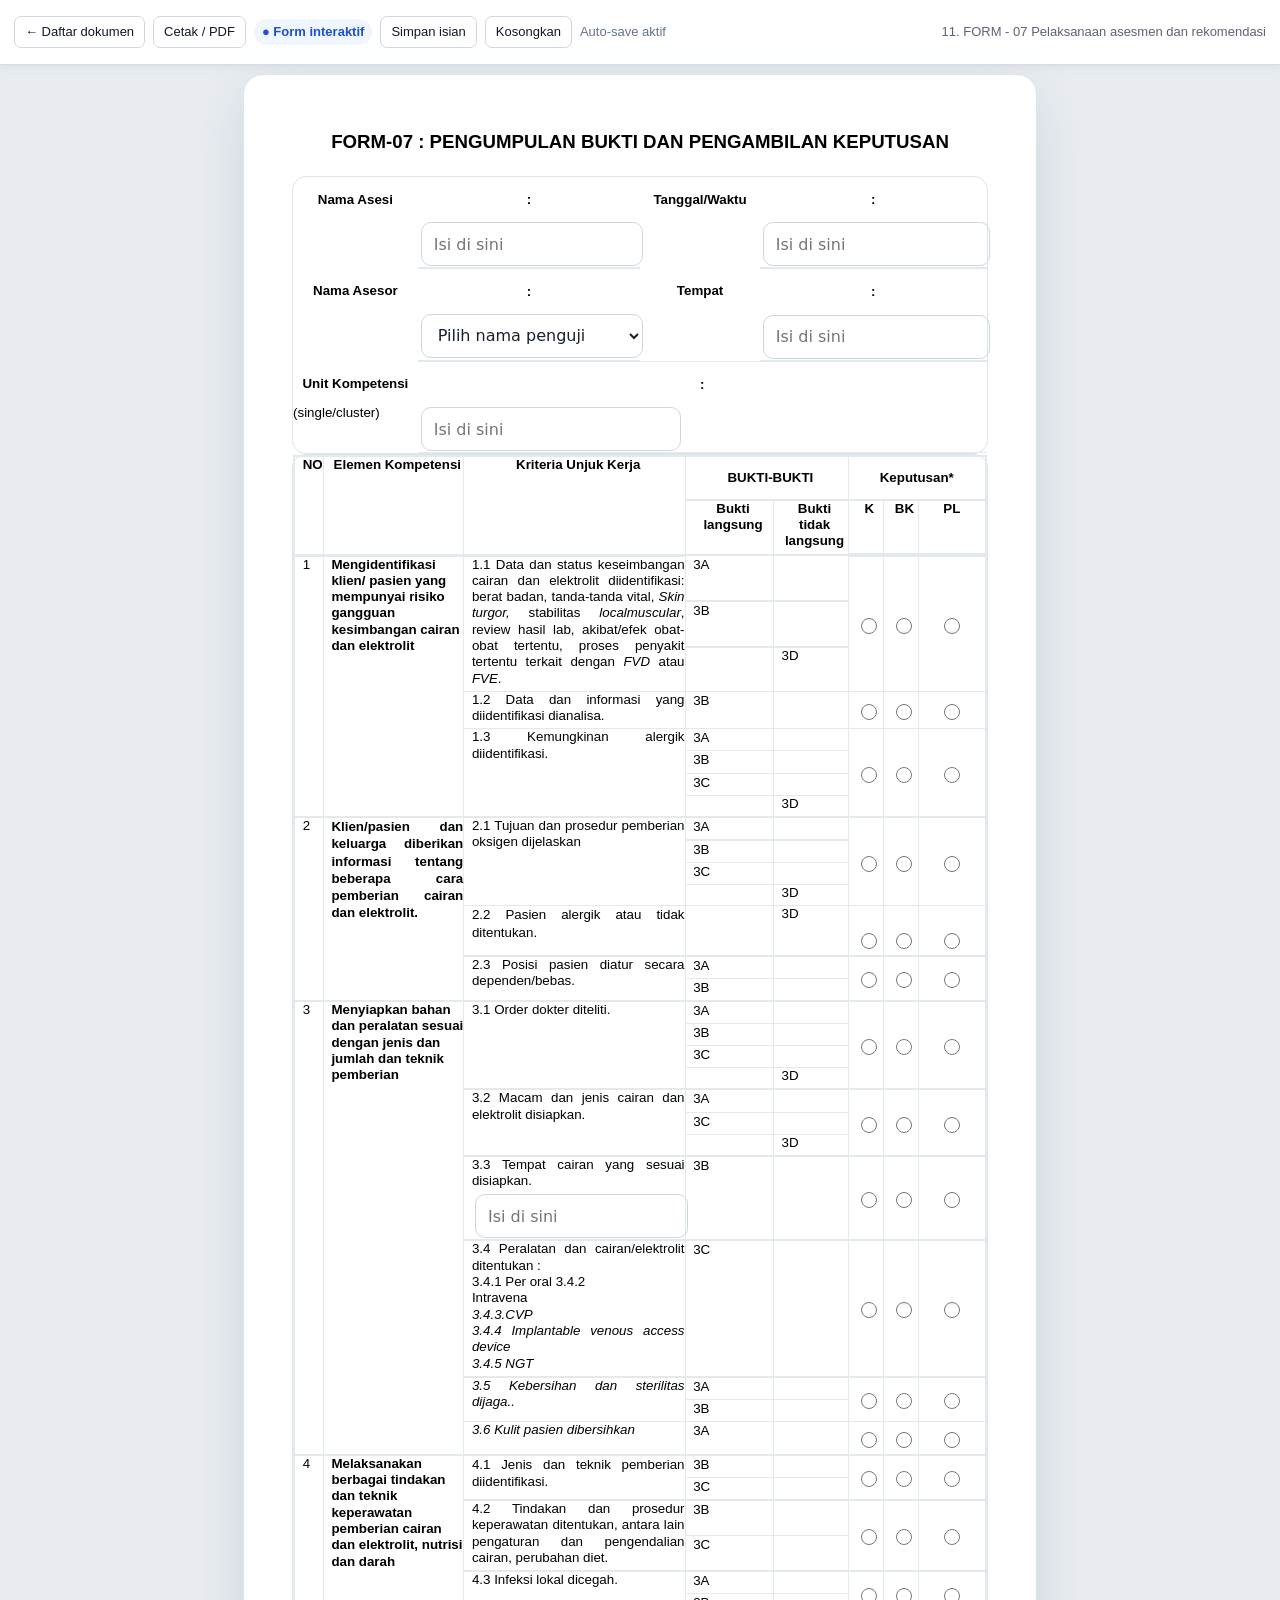
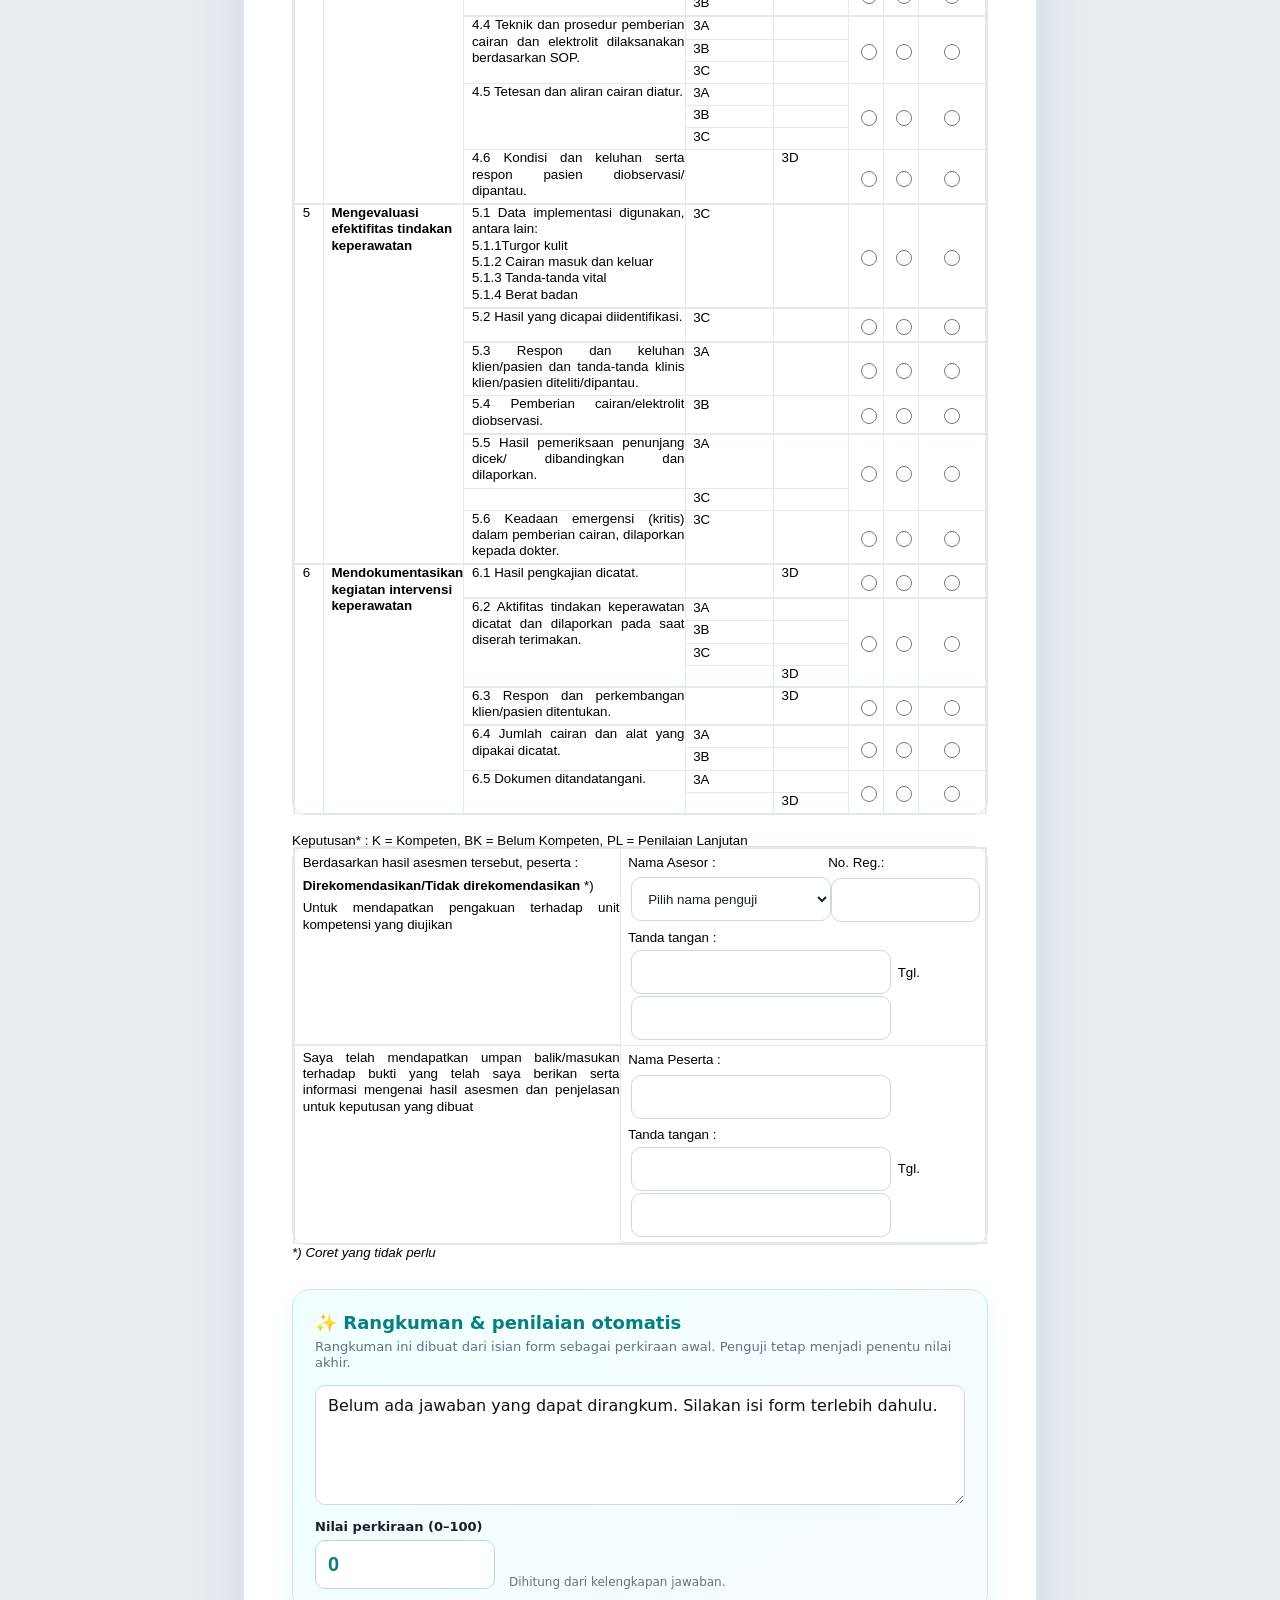
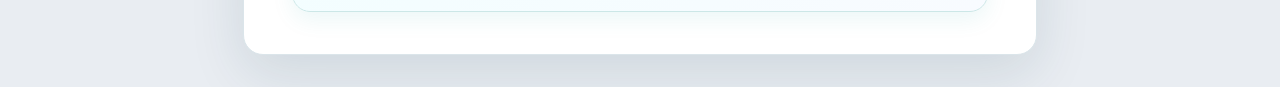
<file: form_html_cairan_elektrolit_interaktif/11. FORM - 07 Pelaksanaan asesmen  dan rekomendasi.html>
<!DOCTYPE html>

<html>
<head>
<meta content="text/html; charset=utf-8" http-equiv="content-type"/>
<title>FORMAT  APLIKASI    RCC</title>
<meta content="LibreOffice 25.2.3.2 (Linux)" name="generator"/>
<meta content="office200" name="author"/>
<meta content="2010-01-10T09:37:00" name="created"/>
<meta content="lenovo" name="changedby"/>
<meta content="2019-04-08T03:10:00" name="changed"/>
<style type="text/css">
		@page { size: 8.27in 11.69in; margin-left: 0.7in; margin-right: 0.5in; margin-top: 0.7in; margin-bottom: 0.39in }
		p { margin-top: 0.04in; margin-bottom: 0.04in; color: #000000; direction: ltr; line-height: 0.17in; orphans: 2; widows: 2; background: transparent }
		p.western { font-size: 9pt; so-language: en-AU; font-family: "Arial", sans-serif }
		p.cjk { so-language: zh-CN; font-family: "MS Mincho", "ＭＳ 明朝", monospace; font-size: 9pt }
		p.ctl { font-size: 10pt; font-family: "Arial", sans-serif; so-language: ar-SA }
		h2 { widows: 2; text-align: center; color: #000000; orphans: 2; direction: ltr; background: transparent; page-break-after: avoid }
		h2.western { font-weight: bold; so-language: en-US; font-size: 12pt; font-family: "Times New Roman", serif }
		h2.cjk { font-weight: bold; so-language: zh-CN; font-family: "MS Mincho", "ＭＳ 明朝", monospace; font-size: 12pt }
		h2.ctl { font-weight: bold; font-family: "Times New Roman", serif; font-size: 12pt; so-language: ar-SA }
		h3 { widows: 2; color: #000000; orphans: 2; direction: ltr; background: transparent; page-break-after: avoid }
		h3.western { font-weight: bold; so-language: en-US; font-size: 10pt; font-family: "Arial", sans-serif }
		h3.cjk { font-weight: bold; so-language: zh-CN; font-family: "MS Mincho", "ＭＳ 明朝", monospace; font-size: 10pt }
		h3.ctl { font-weight: bold; font-family: "Arial", sans-serif; font-size: 12pt; so-language: ar-SA }
		h5 { widows: 2; color: #000000; orphans: 2; direction: ltr; text-align: center; background: transparent; page-break-after: avoid }
		h5.western { font-weight: bold; so-language: en-US; font-size: 10pt; font-family: "Arial", sans-serif }
		h5.cjk { font-weight: bold; so-language: zh-CN; font-family: "MS Mincho", "ＭＳ 明朝", monospace; font-size: 10pt }
		h5.ctl { font-family: "Arial", sans-serif; font-size: 12pt; so-language: ar-SA }
	</style>
<meta content="width=device-width, initial-scale=1" name="viewport"/><style>
/* Enhancements added for browser viewing; original Word formatting remains intact. */
html { background:#e9edf2; }
body { margin:0 !important; padding:70px 18px 32px !important; background:#e9edf2 !important; min-width:0; }
.word-document { box-sizing:border-box; width:min(100%, 8.27in); margin:0 auto; background:white; padding:0.55in 0.55in 0.55in 0.55in; box-shadow:0 8px 30px rgba(0,0,0,.14); overflow-x:auto; }
.word-document table { max-width:100%; }
.word-document img { max-width:100%; height:auto; }
.html-toolbar { position:fixed; inset:0 0 auto 0; z-index:9999; height:52px; display:flex; align-items:center; gap:8px; padding:0 14px; background:rgba(255,255,255,.96); border-bottom:1px solid #d8dde5; box-shadow:0 2px 10px rgba(0,0,0,.06); font:13px/1.2 Arial,sans-serif; color:#1f2937; }
.html-toolbar a,.html-toolbar button { appearance:none; border:1px solid #cfd6df; background:#fff; color:#111827; border-radius:7px; padding:7px 10px; text-decoration:none; cursor:pointer; font:inherit; }
.html-toolbar a:hover,.html-toolbar button:hover { background:#f4f6f8; }
.html-toolbar .title { margin-left:auto; max-width:50vw; overflow:hidden; text-overflow:ellipsis; white-space:nowrap; color:#5b6472; }
.word-document[contenteditable="true"] { outline:3px solid rgba(31,111,235,.25); }
@media (max-width:760px) {
  body { padding:60px 8px 16px !important; }
  .word-document { width:100%; padding:20px 14px; box-shadow:none; }
  .html-toolbar .title { display:none; }
}
@media print {
  html,body { background:#fff !important; }
  body { padding:0 !important; }
  .html-toolbar { display:none !important; }
  .word-document { width:auto; margin:0; padding:0; box-shadow:none; overflow:visible; }
}
</style>
<style id="interactive-form-styles">
/* ===== Interactive form controls ===== */
:root { --form-blue:#2563eb; --form-border:#94a3b8; --form-soft:#eff6ff; }

.form-control-line {
  display:inline-block;
  box-sizing:border-box;
  min-width:120px;
  width:min(100%, 260px);
  height:25px;
  margin:1px 3px;
  padding:2px 5px;
  border:0;
  border-bottom:1px solid #111;
  border-radius:0;
  background:transparent;
  color:#111;
  font:inherit;
  vertical-align:baseline;
}
.form-control-line:focus,
.form-textarea:focus {
  outline:2px solid rgba(37,99,235,.24);
  outline-offset:1px;
  background:#f8fbff;
}

.form-textarea {
  box-sizing:border-box;
  display:block;
  width:100%;
  min-width:80px;
  min-height:54px;
  padding:5px 6px;
  resize:vertical;
  border:1px dashed #94a3b8;
  border-radius:4px;
  background:#fff;
  color:#111;
  font:inherit;
  line-height:1.25;
}
.form-textarea.compact { min-height:38px; }

.form-choice-cell {
  text-align:center !important;
  vertical-align:middle !important;
}
.form-choice {
  display:flex;
  align-items:center;
  justify-content:center;
  min-height:28px;
  cursor:pointer;
}
.form-choice input[type="radio"],
.form-choice input[type="checkbox"] {
  width:16px;
  height:16px;
  margin:0;
  accent-color:var(--form-blue);
  cursor:pointer;
}

.interactive-badge {
  display:inline-flex;
  align-items:center;
  gap:5px;
  padding:5px 8px;
  border-radius:999px;
  background:var(--form-soft);
  color:#1d4ed8;
  font-weight:700;
  white-space:nowrap;
}
.save-status { color:#64748b; white-space:nowrap; }

.html-toolbar { flex-wrap:wrap; height:auto !important; min-height:52px; padding-top:6px !important; padding-bottom:6px !important; }
body { padding-top:74px !important; }

@media (max-width:760px) {
  body { padding-top:112px !important; }
  .html-toolbar { gap:5px !important; }
  .html-toolbar a,.html-toolbar button { padding:6px 8px !important; }
  .interactive-badge,.save-status { font-size:11px; }
  .form-control-line { min-width:90px; width:min(100%, 190px); }
}

@media print {
  .form-control-line {
    border-bottom:1px solid #000 !important;
    background:transparent !important;
    outline:none !important;
  }
  .form-textarea {
    border:0 !important;
    min-height:28px;
    resize:none;
    overflow:visible;
    background:transparent !important;
  }
  .form-choice input { accent-color:#000; }
}
</style>

<link rel="stylesheet" href="form-enhancements.css" />
</head>
<body dir="ltr" lang="en-US" link="#000080" text="#000000" vlink="#800000"><div class="html-toolbar"><a href="index.html">← Daftar dokumen</a><button onclick="window.print()" type="button">Cetak / PDF</button><button id="editBtn" onclick="toggleEdit()" type="button">Mode isi</button><span class="title">11. FORM - 07 Pelaksanaan asesmen  dan rekomendasi</span></div><div class="word-document" id="wordDocument"><h5 align="center" class="western">
<font face="Arial, sans-serif"><font size="4" style="font-size: 14pt">FORM-07
: </font></font><span style="text-transform: uppercase"><font face="Arial, sans-serif"><font size="4" style="font-size: 14pt">PeNGUMPULAN
BUKTI DAN PENGAMBILAN KEPUTUSAN</font></font></span></h5>
<p class="western" style="line-height: 0.25in; margin-top: 0in; margin-bottom: 0in">
</p>
<h2 class="western" style="line-height: 0.11in"></h2>
<table cellpadding="7" cellspacing="0" width="657">
<col width="113"/>
<col width="183"/>
<col width="105"/>
<col width="200"/>
<tr>
<td height="12" style="border: none; padding: 0in" width="113"><h2 align="left" class="western">
<font face="Arial, sans-serif"><font size="2" style="font-size: 10pt">Nama
			Asesi</font></font></h2>
</td>
<td style="border-top: none; border-bottom: 1px solid #000000; border-left: none; border-right: none; padding: 0in" width="183"><h2 align="left" class="western">
<font face="Arial, sans-serif"><font size="2" style="font-size: 10pt">:
			</font></font>
</h2>
</td>
<td style="border: none; padding: 0in" width="105"><h2 align="left" class="western">
<font face="Arial, sans-serif"><font size="2" style="font-size: 10pt">Tanggal/Waktu</font></font></h2>
</td>
<td style="border-top: none; border-bottom: 1px solid #000000; border-left: none; border-right: none; padding: 0in" width="200"><h2 align="left" class="western">
<font face="Arial, sans-serif"><font size="2" style="font-size: 10pt">:
			</font></font>
</h2>
</td>
</tr>
<tr>
<td height="12" style="border: none; padding: 0in" width="113"><h2 align="left" class="western">
<font face="Arial, sans-serif"><font size="2" style="font-size: 10pt">Nama
			Asesor</font></font></h2>
</td>
<td style="border-top: 1px solid #000000; border-bottom: 1px solid #000000; border-left: none; border-right: none; padding: 0in" width="183"><h2 align="left" class="western">
<font face="Arial, sans-serif"><font size="2" style="font-size: 10pt">:</font></font></h2>
</td>
<td style="border: none; padding: 0in" width="105"><h2 align="left" class="western">
<font face="Arial, sans-serif"><font size="2" style="font-size: 10pt">Tempat</font></font></h2>
</td>
<td style="border-top: 1px solid #000000; border-bottom: 1px solid #000000; border-left: none; border-right: none; padding: 0in" width="200"><h2 align="left" class="western">
<font face="Arial, sans-serif"><font size="2" style="font-size: 10pt">:
			</font></font>
</h2>
</td>
</tr>
<tr>
<td height="12" style="border: none; padding: 0in" valign="top" width="113"><h2 align="left" class="western">
<font face="Arial, sans-serif"><font size="2" style="font-size: 10pt">Unit
			Kompetensi </font></font>
</h2>
<p class="western" style="margin-top: 0in"><font face="Arial, sans-serif"><font size="2" style="font-size: 10pt">(single/cluster)</font></font></p>
</td>
<td colspan="3" style="border-top: 1px solid #000000; border-bottom: 1px solid #000000; border-left: none; border-right: none; padding: 0in" width="516"><h2 align="left" class="western">
<font face="Arial, sans-serif"><font size="2" style="font-size: 10pt">:
			</font></font>
</h2>
<p class="western" style="margin-top: 0in; margin-bottom: 0in"></p>
<p class="western" style="margin-top: 0in"></p>
</td>
</tr>
</table>
<p class="western" style="line-height: 100%; margin-top: 0in; margin-bottom: 0in">
</p>
<p align="justify" class="western" lang="sv-SE" style="line-height: 0.06in; margin-top: 0in; margin-bottom: 0in">
</p>
<p align="justify" class="western" lang="sv-SE" style="line-height: 0.11in; margin-top: 0in; margin-bottom: 0in">
</p>
<table cellpadding="7" cellspacing="1" width="688">
<col width="19"/>
<col width="92"/>
<col width="218"/>
<col width="78"/>
<col width="64"/>
<col width="24"/>
<col width="24"/>
<col width="47"/>
<tr>
<td height="13" rowspan="2" style="border-top: 1.50pt solid #000000; border-bottom: 1px solid #000000; border-left: 1.50pt solid #000000; border-right: none; padding-top: 0in; padding-bottom: 0in; padding-left: 0.08in; padding-right: 0in" valign="top" width="19"><p align="center" class="western" style="margin-top: 0in">
<font face="ARIAL, sans-serif"><font size="2" style="font-size: 10pt"><b>NO</b></font></font></p>
</td>
<td rowspan="2" style="border-top: 1.50pt solid #000000; border-bottom: 1px solid #000000; border-left: 1px solid #000000; border-right: none; padding-top: 0in; padding-bottom: 0in; padding-left: 0.08in; padding-right: 0in" valign="top" width="92"><p align="center" class="western" style="margin-top: 0in">
<font face="ARIAL, sans-serif"><font size="2" style="font-size: 10pt"><b>Elemen
			Kompetensi</b></font></font></p>
</td>
<td rowspan="2" style="border-top: 1.50pt solid #000000; border-bottom: 1px solid #000000; border-left: 1px solid #000000; border-right: none; padding-top: 0in; padding-bottom: 0in; padding-left: 0.08in; padding-right: 0in" valign="top" width="218"><p align="center" class="western" style="margin-top: 0in">
<font face="ARIAL, sans-serif"><font size="2" style="font-size: 10pt"><b>Kriteria
			Unjuk Kerja</b></font></font></p>
</td>
<td colspan="2" style="border-top: 1.50pt solid #000000; border-bottom: 1px solid #000000; border-left: 1px solid #000000; border-right: none; padding-top: 0in; padding-bottom: 0in; padding-left: 0.08in; padding-right: 0in" width="156"><h3 align="center" class="western">
<font face="ARIAL, sans-serif"><font size="2" style="font-size: 10pt">BUKTI-BUKTI</font></font></h3>
</td>
<td colspan="3" style="border-top: 1.50pt solid #000000; border-bottom: 1px solid #000000; border-left: 1px solid #000000; border-right: 1.50pt solid #000000; padding: 0in 0.08in" width="124"><h3 align="center" class="western">
<font face="ARIAL, sans-serif"><font size="2" style="font-size: 10pt">Keputusan*</font></font></h3>
</td>
</tr>
<tr>
<td style="border-top: 1px solid #000000; border-bottom: 1px solid #000000; border-left: 1px solid #000000; border-right: none; padding-top: 0in; padding-bottom: 0in; padding-left: 0.08in; padding-right: 0in" valign="top" width="78"><p align="center" class="western" style="margin-top: 0in">
<font face="ARIAL, sans-serif"><font size="2" style="font-size: 10pt"><b>Bukti
			langsung</b></font></font></p>
</td>
<td style="border-top: 1px solid #000000; border-bottom: 1px solid #000000; border-left: 1px solid #000000; border-right: none; padding-top: 0in; padding-bottom: 0in; padding-left: 0.08in; padding-right: 0in" width="64"><p align="center" class="western" style="margin-top: 0in">
<font face="ARIAL, sans-serif"><font size="2" style="font-size: 10pt"><b>Bukti
			tidak langsung</b></font></font></p>
</td>
<td style="border-top: 1px solid #000000; border-bottom: 1.50pt double #000000; border-left: 1px solid #000000; border-right: none; padding-top: 0in; padding-bottom: 0in; padding-left: 0.08in; padding-right: 0in" width="24"><p align="center" class="western" style="margin-top: 0in">
<font face="ARIAL, sans-serif"><font size="2" style="font-size: 10pt"><b>K</b></font></font></p>
</td>
<td style="border-top: 1px solid #000000; border-bottom: 1.50pt double #000000; border-left: 1px solid #000000; border-right: none; padding-top: 0in; padding-bottom: 0in; padding-left: 0.08in; padding-right: 0in" width="24"><p align="center" class="western" style="margin-top: 0in">
<font face="ARIAL, sans-serif"><font size="2" style="font-size: 10pt"><b>BK</b></font></font></p>
</td>
<td style="border-top: 1px solid #000000; border-bottom: 1.50pt double #000000; border-left: 1px solid #000000; border-right: 1.50pt solid #000000; padding: 0in 0.08in" width="47"><p align="center" class="western" style="margin-top: 0in">
<font face="ARIAL, sans-serif"><font size="2" style="font-size: 10pt"><b>PL</b></font></font></p>
</td>
</tr>
<tr valign="top">
<td height="8" rowspan="8" style="border-top: 1.50pt double #000000; border-bottom: 1px solid #000000; border-left: 1.50pt solid #000000; border-right: none; padding-top: 0in; padding-bottom: 0in; padding-left: 0.08in; padding-right: 0in" width="19"><p class="western" lang="en-AU" style="margin-top: 0in">
<font face="ARIAL, sans-serif"><font size="2" style="font-size: 10pt">1</font></font></p>
</td>
<td rowspan="8" style="border-top: 1.50pt double #000000; border-bottom: 1px solid #000000; border-left: 1px solid #000000; border-right: none; padding-top: 0in; padding-bottom: 0in; padding-left: 0.08in; padding-right: 0in" width="92"><p class="western" lang="de-DE" style="margin-top: 0in; orphans: 2; widows: 2">
<font face="ARIAL, sans-serif"><font size="2" style="font-size: 10pt"><b>Mengidentifikasi
			klien/ pasien yang mempunyai risiko gangguan kesimbangan cairan
			dan elektrolit</b></font></font></p>
</td>
<td rowspan="3" style="border-top: 1.50pt double #000000; border-bottom: 1px solid #000000; border-left: 1px solid #000000; border-right: none; padding-top: 0in; padding-bottom: 0in; padding-left: 0.08in; padding-right: 0in" width="218"><p align="justify" class="western" lang="en-AU" style="margin-top: 0in">
<font face="ARIAL, sans-serif"><font size="2" style="font-size: 10pt"><span lang="sv-SE">1.1
			</span></font></font><font face="ARIAL, sans-serif"><font size="2" style="font-size: 10pt"><span lang="fi-FI">Data
			dan status keseimbangan cairan dan elektrolit diidentifikasi:
			berat badan, tanda-tanda vital, </span></font></font><font face="ARIAL, sans-serif"><font size="2" style="font-size: 10pt"><span lang="fi-FI"><i>Skin
			turgor, </i></span></font></font><font face="ARIAL, sans-serif"><font size="2" style="font-size: 10pt"><span lang="fi-FI">stabilitas
			</span></font></font><font face="ARIAL, sans-serif"><font size="2" style="font-size: 10pt"><span lang="fi-FI"><i>localmuscular</i></span></font></font><font face="ARIAL, sans-serif"><font size="2" style="font-size: 10pt"><span lang="fi-FI">,
			review hasil lab, akibat/efek obat-obat tertentu, proses penyakit
			tertentu terkait dengan </span></font></font><font face="ARIAL, sans-serif"><font size="2" style="font-size: 10pt"><span lang="fi-FI"><i>FVD</i></span></font></font><font face="ARIAL, sans-serif"><font size="2" style="font-size: 10pt"><span lang="fi-FI">
			atau </span></font></font><font face="ARIAL, sans-serif"><font size="2" style="font-size: 10pt"><span lang="fi-FI"><i>FVE</i></span></font></font><font face="ARIAL, sans-serif"><font size="2" style="font-size: 10pt"><span lang="fi-FI">.</span></font></font></p>
</td>
<td style="border-top: 1px solid #000000; border-bottom: 1px solid #000000; border-left: 1px solid #000000; border-right: none; padding-top: 0in; padding-bottom: 0in; padding-left: 0.08in; padding-right: 0in" width="78"><p lang="id-ID" style="margin-top: 0in">
<font face="ARIAL, sans-serif"><font size="2" style="font-size: 10pt">3A</font></font></p>
</td>
<td style="border-top: 1px solid #000000; border-bottom: 1px solid #000000; border-left: 1px solid #000000; border-right: none; padding-top: 0in; padding-bottom: 0in; padding-left: 0.08in; padding-right: 0in" width="64"><p class="western" lang="id-ID" style="margin-top: 0in">
</p>
</td>
<td rowspan="3" style="border-top: 1.50pt double #000000; border-bottom: 1px solid #000000; border-left: 1px solid #000000; border-right: none; padding-top: 0in; padding-bottom: 0in; padding-left: 0.08in; padding-right: 0in" width="24"><p class="western" lang="id-ID" style="margin-top: 0in">
</p>
</td>
<td rowspan="3" style="border-top: 1.50pt double #000000; border-bottom: 1px solid #000000; border-left: 1px solid #000000; border-right: none; padding-top: 0in; padding-bottom: 0in; padding-left: 0.08in; padding-right: 0in" width="24"><p class="western" lang="id-ID" style="margin-top: 0in">
</p>
</td>
<td rowspan="3" style="border-top: 1.50pt double #000000; border-bottom: 1px solid #000000; border-left: 1px solid #000000; border-right: 1.50pt solid #000000; padding: 0in 0.08in" width="47"><p class="western" style="margin-top: 0in">
</p>
</td>
</tr>
<tr valign="top">
<td style="border-top: 1px solid #000000; border-bottom: 1px solid #000000; border-left: 1px solid #000000; border-right: none; padding-top: 0in; padding-bottom: 0in; padding-left: 0.08in; padding-right: 0in" width="78"><p lang="en-AU" style="margin-top: 0in">
<font face="Bookman Old Style, serif"><font size="2" style="font-size: 11pt"><font face="ARIAL, sans-serif"><font size="2" style="font-size: 10pt">3</font></font><font face="ARIAL, sans-serif"><font size="2" style="font-size: 10pt"><span lang="id-ID">B</span></font></font></font></font></p>
</td>
<td style="border-top: 1px solid #000000; border-bottom: 1px solid #000000; border-left: 1px solid #000000; border-right: none; padding-top: 0in; padding-bottom: 0in; padding-left: 0.08in; padding-right: 0in" width="64"><p class="western" lang="id-ID" style="margin-top: 0in">
</p>
</td>
</tr>
<tr valign="top">
<td style="border-top: 1px solid #000000; border-bottom: 1px solid #000000; border-left: 1px solid #000000; border-right: none; padding-top: 0in; padding-bottom: 0in; padding-left: 0.08in; padding-right: 0in" width="78"><p lang="id-ID" style="margin-top: 0in">
</p>
</td>
<td style="border-top: 1px solid #000000; border-bottom: 1px solid #000000; border-left: 1px solid #000000; border-right: none; padding-top: 0in; padding-bottom: 0in; padding-left: 0.08in; padding-right: 0in" width="64"><p class="western" lang="id-ID" style="margin-top: 0in">
<font face="ARIAL, sans-serif"><font size="2" style="font-size: 10pt">3D</font></font></p>
</td>
</tr>
<tr>
<td style="border-top: none; border-bottom: 1px solid #000000; border-left: 1px solid #000000; border-right: none; padding-top: 0in; padding-bottom: 0in; padding-left: 0.08in; padding-right: 0in" width="218"><p align="justify" class="western" lang="it-IT" style="margin-top: 0in">
<font face="ARIAL, sans-serif"><font size="2" style="font-size: 10pt">1.2
			Data dan informasi yang diidentifikasi dianalisa.</font></font></p>
</td>
<td style="border-top: none; border-bottom: 1px solid #000000; border-left: 1px solid #000000; border-right: none; padding-top: 0in; padding-bottom: 0in; padding-left: 0.08in; padding-right: 0in" valign="top" width="78"><p lang="id-ID" style="margin-top: 0in">
<font face="ARIAL, sans-serif"><font size="2" style="font-size: 10pt">3B</font></font></p>
</td>
<td style="border-top: none; border-bottom: 1px solid #000000; border-left: 1px solid #000000; border-right: none; padding-top: 0in; padding-bottom: 0in; padding-left: 0.08in; padding-right: 0in" valign="top" width="64"><p class="western" lang="id-ID" style="margin-top: 0in">
</p>
</td>
<td style="border-top: none; border-bottom: 1px solid #000000; border-left: 1px solid #000000; border-right: none; padding-top: 0in; padding-bottom: 0in; padding-left: 0.08in; padding-right: 0in" valign="top" width="24"><p class="western" lang="id-ID" style="margin-top: 0in">
</p>
</td>
<td style="border-top: none; border-bottom: 1px solid #000000; border-left: 1px solid #000000; border-right: none; padding-top: 0in; padding-bottom: 0in; padding-left: 0.08in; padding-right: 0in" valign="top" width="24"><p class="western" lang="id-ID" style="margin-top: 0in">
</p>
</td>
<td style="border-top: none; border-bottom: 1px solid #000000; border-left: 1px solid #000000; border-right: 1.50pt solid #000000; padding: 0in 0.08in" valign="top" width="47"><p class="western" style="margin-top: 0in">
</p>
</td>
</tr>
<tr>
<td rowspan="4" style="border-top: none; border-bottom: 1px solid #000000; border-left: 1px solid #000000; border-right: none; padding-top: 0in; padding-bottom: 0in; padding-left: 0.08in; padding-right: 0in" width="218"><p align="justify" class="western" lang="it-IT" style="margin-top: 0in">
<font face="ARIAL, sans-serif"><font size="2" style="font-size: 10pt">1.3
			Kemungkinan alergik diidentifikasi.</font></font></p>
</td>
<td style="border-top: none; border-bottom: 1px solid #000000; border-left: 1px solid #000000; border-right: none; padding-top: 0in; padding-bottom: 0in; padding-left: 0.08in; padding-right: 0in" valign="top" width="78"><p lang="id-ID" style="margin-top: 0in">
<font face="ARIAL, sans-serif"><font size="2" style="font-size: 10pt">3A</font></font></p>
</td>
<td style="border-top: none; border-bottom: 1px solid #000000; border-left: 1px solid #000000; border-right: none; padding-top: 0in; padding-bottom: 0in; padding-left: 0.08in; padding-right: 0in" valign="top" width="64"><p class="western" lang="id-ID" style="margin-top: 0in">
</p>
</td>
<td rowspan="4" style="border-top: none; border-bottom: 1px solid #000000; border-left: 1px solid #000000; border-right: none; padding-top: 0in; padding-bottom: 0in; padding-left: 0.08in; padding-right: 0in" valign="top" width="24"><p class="western" lang="id-ID" style="margin-top: 0in">
</p>
</td>
<td rowspan="4" style="border-top: none; border-bottom: 1px solid #000000; border-left: 1px solid #000000; border-right: none; padding-top: 0in; padding-bottom: 0in; padding-left: 0.08in; padding-right: 0in" valign="top" width="24"><p class="western" lang="id-ID" style="margin-top: 0in">
</p>
</td>
<td rowspan="4" style="border-top: none; border-bottom: 1px solid #000000; border-left: 1px solid #000000; border-right: 1.50pt solid #000000; padding: 0in 0.08in" valign="top" width="47"><p class="western" style="margin-top: 0in">
</p>
</td>
</tr>
<tr>
<td style="border-top: none; border-bottom: 1px solid #000000; border-left: 1px solid #000000; border-right: none; padding-top: 0in; padding-bottom: 0in; padding-left: 0.08in; padding-right: 0in" valign="top" width="78"><p lang="id-ID" style="margin-top: 0in">
<font face="ARIAL, sans-serif"><font size="2" style="font-size: 10pt">3B</font></font></p>
</td>
<td style="border-top: none; border-bottom: 1px solid #000000; border-left: 1px solid #000000; border-right: none; padding-top: 0in; padding-bottom: 0in; padding-left: 0.08in; padding-right: 0in" valign="top" width="64"><p class="western" lang="id-ID" style="margin-top: 0in">
</p>
</td>
</tr>
<tr>
<td style="border-top: none; border-bottom: 1px solid #000000; border-left: 1px solid #000000; border-right: none; padding-top: 0in; padding-bottom: 0in; padding-left: 0.08in; padding-right: 0in" valign="top" width="78"><p lang="id-ID" style="margin-top: 0in">
<font face="ARIAL, sans-serif"><font size="2" style="font-size: 10pt">3C</font></font></p>
</td>
<td style="border-top: none; border-bottom: 1px solid #000000; border-left: 1px solid #000000; border-right: none; padding-top: 0in; padding-bottom: 0in; padding-left: 0.08in; padding-right: 0in" valign="top" width="64"><p class="western" lang="id-ID" style="margin-top: 0in">
</p>
</td>
</tr>
<tr>
<td style="border-top: none; border-bottom: 1px solid #000000; border-left: 1px solid #000000; border-right: none; padding-top: 0in; padding-bottom: 0in; padding-left: 0.08in; padding-right: 0in" valign="top" width="78"><p lang="id-ID" style="margin-top: 0in">
</p>
</td>
<td style="border-top: none; border-bottom: 1px solid #000000; border-left: 1px solid #000000; border-right: none; padding-top: 0in; padding-bottom: 0in; padding-left: 0.08in; padding-right: 0in" valign="top" width="64"><p class="western" lang="id-ID" style="margin-top: 0in">
<font face="ARIAL, sans-serif"><font size="2" style="font-size: 10pt">3D</font></font></p>
</td>
</tr>
<tr valign="top">
<td height="8" rowspan="7" style="border-top: 1px solid #000000; border-bottom: 1px solid #000000; border-left: 1.50pt solid #000000; border-right: none; padding-top: 0in; padding-bottom: 0in; padding-left: 0.08in; padding-right: 0in" width="19"><p class="western" style="margin-top: 0in">
<font face="ARIAL, sans-serif"><font size="2" style="font-size: 10pt">2</font></font></p>
</td>
<td rowspan="7" style="border-top: 1px solid #000000; border-bottom: 1px solid #000000; border-left: 1px solid #000000; border-right: none; padding-top: 0in; padding-bottom: 0in; padding-left: 0.08in; padding-right: 0in" width="92"><p align="justify" class="western" style="widows: 2; margin-top: 0in; orphans: 2">
<font face="Times New Roman, serif"><font size="3" style="font-size: 12pt"><font face="ARIAL, sans-serif"><font size="2" style="font-size: 10pt"><span lang="de-DE"><b>Klien/pasien
			dan keluarga diberikan informasi tentang beberapa cara pemberian
			cairan dan elektrolit</b></span></font></font><font face="ARIAL, sans-serif"><font size="2" style="font-size: 10pt"><span lang="id-ID"><b>.</b></span></font></font></font></font></p>
</td>
<td rowspan="4" style="border-top: 1px solid #000000; border-bottom: 1px solid #000000; border-left: 1px solid #000000; border-right: none; padding-top: 0in; padding-bottom: 0in; padding-left: 0.08in; padding-right: 0in" width="218"><p align="justify" class="western" lang="en-AU" style="margin-top: 0in">
<font face="ARIAL, sans-serif"><font size="2" style="font-size: 10pt"><span lang="sv-SE">2.1
			Tujuan dan prosedur pemberian oksigen dijelaskan</span></font></font></p>
</td>
<td style="border-top: 1px solid #000000; border-bottom: 1px solid #000000; border-left: 1px solid #000000; border-right: none; padding-top: 0in; padding-bottom: 0in; padding-left: 0.08in; padding-right: 0in" width="78"><p lang="id-ID" style="margin-top: 0in">
<font face="ARIAL, sans-serif"><font size="2" style="font-size: 10pt">3A</font></font></p>
</td>
<td style="border-top: 1px solid #000000; border-bottom: 1px solid #000000; border-left: 1px solid #000000; border-right: none; padding-top: 0in; padding-bottom: 0in; padding-left: 0.08in; padding-right: 0in" width="64"><p class="western" lang="id-ID" style="margin-top: 0in">
</p>
</td>
<td rowspan="4" style="border-top: 1px solid #000000; border-bottom: 1px solid #000000; border-left: 1px solid #000000; border-right: none; padding-top: 0in; padding-bottom: 0in; padding-left: 0.08in; padding-right: 0in" width="24"><p class="western" lang="id-ID" style="margin-top: 0in">
</p>
</td>
<td rowspan="4" style="border-top: 1px solid #000000; border-bottom: 1px solid #000000; border-left: 1px solid #000000; border-right: none; padding-top: 0in; padding-bottom: 0in; padding-left: 0.08in; padding-right: 0in" width="24"><p class="western" style="margin-top: 0in">
</p>
</td>
<td rowspan="4" style="border-top: 1px solid #000000; border-bottom: 1px solid #000000; border-left: 1px solid #000000; border-right: 1.50pt solid #000000; padding: 0in 0.08in" width="47"><p class="western" style="margin-top: 0in">
</p>
</td>
</tr>
<tr valign="top">
<td style="border-top: 1px solid #000000; border-bottom: 1px solid #000000; border-left: 1px solid #000000; border-right: none; padding-top: 0in; padding-bottom: 0in; padding-left: 0.08in; padding-right: 0in" width="78"><p lang="id-ID" style="margin-top: 0in">
<font face="ARIAL, sans-serif"><font size="2" style="font-size: 10pt">3B</font></font></p>
</td>
<td style="border-top: 1px solid #000000; border-bottom: 1px solid #000000; border-left: 1px solid #000000; border-right: none; padding-top: 0in; padding-bottom: 0in; padding-left: 0.08in; padding-right: 0in" width="64"><p class="western" style="margin-top: 0in">
<br/>
</p>
</td>
</tr>
<tr valign="top">
<td style="border-top: none; border-bottom: 1px solid #000000; border-left: 1px solid #000000; border-right: none; padding-top: 0in; padding-bottom: 0in; padding-left: 0.08in; padding-right: 0in" width="78"><p lang="id-ID" style="margin-top: 0in">
<font face="ARIAL, sans-serif"><font size="2" style="font-size: 10pt">3C</font></font></p>
</td>
<td style="border-top: none; border-bottom: 1px solid #000000; border-left: 1px solid #000000; border-right: none; padding-top: 0in; padding-bottom: 0in; padding-left: 0.08in; padding-right: 0in" width="64"><p class="western" style="margin-top: 0in">
<br/>
</p>
</td>
</tr>
<tr valign="top">
<td style="border-top: none; border-bottom: 1px solid #000000; border-left: 1px solid #000000; border-right: none; padding-top: 0in; padding-bottom: 0in; padding-left: 0.08in; padding-right: 0in" width="78"><p lang="id-ID" style="margin-top: 0in">
</p>
</td>
<td style="border-top: none; border-bottom: 1px solid #000000; border-left: 1px solid #000000; border-right: none; padding-top: 0in; padding-bottom: 0in; padding-left: 0.08in; padding-right: 0in" width="64"><p class="western" style="margin-top: 0in">
<font face="ARIAL, sans-serif"><font size="2" style="font-size: 10pt">3D</font></font></p>
</td>
</tr>
<tr>
<td style="border-top: none; border-bottom: 1px solid #000000; border-left: 1px solid #000000; border-right: none; padding-top: 0in; padding-bottom: 0in; padding-left: 0.08in; padding-right: 0in" width="218"><p align="justify" class="western" style="margin-top: 0in">
<font face="Times New Roman, serif"><font size="3" style="font-size: 12pt"><font face="ARIAL, sans-serif"><font size="2" style="font-size: 10pt"><span lang="id-ID">2.2
			</span></font></font><font face="ARIAL, sans-serif"><font size="2" style="font-size: 10pt"><span lang="sv-SE">Pasien
			alergik atau tidak ditentukan</span></font></font><font face="ARIAL, sans-serif"><font size="2" style="font-size: 10pt"><span lang="id-ID">.</span></font></font></font></font></p>
</td>
<td style="border-top: none; border-bottom: 1px solid #000000; border-left: 1px solid #000000; border-right: none; padding-top: 0in; padding-bottom: 0in; padding-left: 0.08in; padding-right: 0in" valign="top" width="78"><p lang="id-ID" style="margin-top: 0in">
</p>
</td>
<td style="border-top: none; border-bottom: 1px solid #000000; border-left: 1px solid #000000; border-right: none; padding-top: 0in; padding-bottom: 0in; padding-left: 0.08in; padding-right: 0in" valign="top" width="64"><p class="western" style="margin-top: 0in">
<font face="ARIAL, sans-serif"><font size="2" style="font-size: 10pt">3D</font></font></p>
</td>
<td style="border-top: none; border-bottom: 1px solid #000000; border-left: 1px solid #000000; border-right: none; padding-top: 0in; padding-bottom: 0in; padding-left: 0.08in; padding-right: 0in" valign="top" width="24"><p class="western" style="margin-top: 0in">
<br/>
</p>
</td>
<td style="border-top: none; border-bottom: 1px solid #000000; border-left: 1px solid #000000; border-right: none; padding-top: 0in; padding-bottom: 0in; padding-left: 0.08in; padding-right: 0in" valign="top" width="24"><p class="western" style="margin-top: 0in">
<br/>
</p>
</td>
<td style="border-top: none; border-bottom: 1px solid #000000; border-left: 1px solid #000000; border-right: 1.50pt solid #000000; padding: 0in 0.08in" valign="top" width="47"><p class="western" style="margin-top: 0in">
<br/>
</p>
</td>
</tr>
<tr>
<td rowspan="2" style="border-top: 1px solid #000000; border-bottom: 1px solid #000000; border-left: 1px solid #000000; border-right: none; padding-top: 0in; padding-bottom: 0in; padding-left: 0.08in; padding-right: 0in" width="218"><p align="justify" class="western" lang="en-AU" style="orphans: 2; widows: 2; margin-top: 0in; margin-bottom: 0in">
<font face="ARIAL, sans-serif"><font size="2" style="font-size: 10pt"><span lang="sv-SE">2.3
			Posisi pasien diatur secara dependen/bebas</span></font></font><font face="ARIAL, sans-serif"><font size="2" style="font-size: 10pt"><span lang="id-ID">.</span></font></font></p>
<p class="western" style="margin-top: 0in"></p>
</td>
<td style="border-top: 1px solid #000000; border-bottom: 1px solid #000000; border-left: 1px solid #000000; border-right: none; padding-top: 0in; padding-bottom: 0in; padding-left: 0.08in; padding-right: 0in" valign="top" width="78"><p lang="id-ID" style="margin-top: 0in">
<font face="ARIAL, sans-serif"><font size="2" style="font-size: 10pt">3A</font></font></p>
</td>
<td style="border-top: 1px solid #000000; border-bottom: 1px solid #000000; border-left: 1px solid #000000; border-right: none; padding-top: 0in; padding-bottom: 0in; padding-left: 0.08in; padding-right: 0in" valign="top" width="64"><p class="western" style="margin-top: 0in">
</p>
</td>
<td rowspan="2" style="border-top: 1px solid #000000; border-bottom: 1px solid #000000; border-left: 1px solid #000000; border-right: none; padding-top: 0in; padding-bottom: 0in; padding-left: 0.08in; padding-right: 0in" valign="top" width="24"><p class="western" style="margin-top: 0in">
</p>
</td>
<td rowspan="2" style="border-top: 1px solid #000000; border-bottom: 1px solid #000000; border-left: 1px solid #000000; border-right: none; padding-top: 0in; padding-bottom: 0in; padding-left: 0.08in; padding-right: 0in" valign="top" width="24"><p class="western" style="margin-top: 0in">
</p>
</td>
<td rowspan="2" style="border-top: 1px solid #000000; border-bottom: 1px solid #000000; border-left: 1px solid #000000; border-right: 1.50pt solid #000000; padding: 0in 0.08in" valign="top" width="47"><p class="western" style="margin-top: 0in">
</p>
</td>
</tr>
<tr>
<td style="border-top: none; border-bottom: 1px solid #000000; border-left: 1px solid #000000; border-right: none; padding-top: 0in; padding-bottom: 0in; padding-left: 0.08in; padding-right: 0in" valign="top" width="78"><p lang="id-ID" style="margin-top: 0in">
<font face="ARIAL, sans-serif"><font size="2" style="font-size: 10pt">3B</font></font></p>
</td>
<td style="border-top: none; border-bottom: 1px solid #000000; border-left: 1px solid #000000; border-right: none; padding-top: 0in; padding-bottom: 0in; padding-left: 0.08in; padding-right: 0in" valign="top" width="64"><p class="western" style="margin-top: 0in">
</p>
</td>
</tr>
<tr valign="top">
<td height="8" rowspan="12" style="border-top: 1px solid #000000; border-bottom: 1px solid #000000; border-left: 1.50pt solid #000000; border-right: none; padding-top: 0in; padding-bottom: 0in; padding-left: 0.08in; padding-right: 0in" width="19"><p class="western" lang="id-ID" style="margin-top: 0in">
<font face="ARIAL, sans-serif"><font size="2" style="font-size: 10pt">3</font></font></p>
</td>
<td rowspan="12" style="border-top: 1px solid #000000; border-bottom: 1px solid #000000; border-left: 1px solid #000000; border-right: none; padding-top: 0in; padding-bottom: 0in; padding-left: 0.08in; padding-right: 0in" width="92"><p class="western" lang="de-DE" style="widows: 2; margin-top: 0in; orphans: 2">
<font face="ARIAL, sans-serif"><font size="2" style="font-size: 10pt"><b>Menyiapkan
			bahan dan peralatan sesuai dengan jenis dan jumlah dan teknik
			pemberian</b></font></font></p>
</td>
<td rowspan="4" style="border-top: 1px solid #000000; border-bottom: 1px solid #000000; border-left: 1px solid #000000; border-right: none; padding-top: 0in; padding-bottom: 0in; padding-left: 0.08in; padding-right: 0in" width="218"><p align="justify" class="western" lang="sv-SE" style="margin-top: 0in">
<font face="ARIAL, sans-serif"><font size="2" style="font-size: 10pt">3.1
			Order dokter diteliti.</font></font></p>
</td>
<td style="border-top: 1px solid #000000; border-bottom: 1px solid #000000; border-left: 1px solid #000000; border-right: none; padding-top: 0in; padding-bottom: 0in; padding-left: 0.08in; padding-right: 0in" width="78"><p lang="id-ID" style="margin-top: 0in">
<font face="ARIAL, sans-serif"><font size="2" style="font-size: 10pt">3A</font></font></p>
</td>
<td style="border-top: 1px solid #000000; border-bottom: 1px solid #000000; border-left: 1px solid #000000; border-right: none; padding-top: 0in; padding-bottom: 0in; padding-left: 0.08in; padding-right: 0in" width="64"><p class="western" lang="id-ID" style="margin-top: 0in">
</p>
</td>
<td rowspan="4" style="border-top: 1px solid #000000; border-bottom: 1px solid #000000; border-left: 1px solid #000000; border-right: none; padding-top: 0in; padding-bottom: 0in; padding-left: 0.08in; padding-right: 0in" width="24"><p class="western" lang="id-ID" style="margin-top: 0in">
</p>
</td>
<td rowspan="4" style="border-top: 1px solid #000000; border-bottom: 1px solid #000000; border-left: 1px solid #000000; border-right: none; padding-top: 0in; padding-bottom: 0in; padding-left: 0.08in; padding-right: 0in" width="24"><p class="western" style="margin-top: 0in">
</p>
</td>
<td rowspan="4" style="border-top: 1px solid #000000; border-bottom: 1px solid #000000; border-left: 1px solid #000000; border-right: 1.50pt solid #000000; padding: 0in 0.08in" width="47"><p class="western" style="margin-top: 0in">
</p>
</td>
</tr>
<tr valign="top">
<td style="border-top: none; border-bottom: 1px solid #000000; border-left: 1px solid #000000; border-right: none; padding-top: 0in; padding-bottom: 0in; padding-left: 0.08in; padding-right: 0in" width="78"><p lang="id-ID" style="margin-top: 0in">
<font face="ARIAL, sans-serif"><font size="2" style="font-size: 10pt">3B</font></font></p>
</td>
<td style="border-top: none; border-bottom: 1px solid #000000; border-left: 1px solid #000000; border-right: none; padding-top: 0in; padding-bottom: 0in; padding-left: 0.08in; padding-right: 0in" width="64"><p class="western" lang="id-ID" style="margin-top: 0in">
</p>
</td>
</tr>
<tr valign="top">
<td style="border-top: none; border-bottom: 1px solid #000000; border-left: 1px solid #000000; border-right: none; padding-top: 0in; padding-bottom: 0in; padding-left: 0.08in; padding-right: 0in" width="78"><p lang="id-ID" style="margin-top: 0in">
<font face="ARIAL, sans-serif"><font size="2" style="font-size: 10pt">3C</font></font></p>
</td>
<td style="border-top: none; border-bottom: 1px solid #000000; border-left: 1px solid #000000; border-right: none; padding-top: 0in; padding-bottom: 0in; padding-left: 0.08in; padding-right: 0in" width="64"><p class="western" lang="id-ID" style="margin-top: 0in">
</p>
</td>
</tr>
<tr valign="top">
<td style="border-top: none; border-bottom: 1px solid #000000; border-left: 1px solid #000000; border-right: none; padding-top: 0in; padding-bottom: 0in; padding-left: 0.08in; padding-right: 0in" width="78"><p lang="id-ID" style="margin-top: 0in">
</p>
</td>
<td style="border-top: none; border-bottom: 1px solid #000000; border-left: 1px solid #000000; border-right: none; padding-top: 0in; padding-bottom: 0in; padding-left: 0.08in; padding-right: 0in" width="64"><p class="western" lang="id-ID" style="margin-top: 0in">
<font face="ARIAL, sans-serif"><font size="2" style="font-size: 10pt">3D</font></font></p>
</td>
</tr>
<tr valign="top">
<td rowspan="3" style="border-top: 1px solid #000000; border-bottom: 1px solid #000000; border-left: 1px solid #000000; border-right: none; padding-top: 0in; padding-bottom: 0in; padding-left: 0.08in; padding-right: 0in" width="218"><p align="justify" class="western" lang="de-DE" style="margin-top: 0in">
<font face="ARIAL, sans-serif"><font size="2" style="font-size: 10pt">3.2
			Macam dan jenis cairan dan elektrolit disiapkan.</font></font></p>
</td>
<td style="border-top: 1px solid #000000; border-bottom: 1px solid #000000; border-left: 1px solid #000000; border-right: none; padding-top: 0in; padding-bottom: 0in; padding-left: 0.08in; padding-right: 0in" width="78"><p lang="en-AU" style="margin-top: 0in">
<font face="Bookman Old Style, serif"><font size="2" style="font-size: 11pt"><font face="ARIAL, sans-serif"><font size="2" style="font-size: 10pt"><span lang="id-ID">3A</span></font></font></font></font></p>
</td>
<td style="border-top: 1px solid #000000; border-bottom: 1px solid #000000; border-left: 1px solid #000000; border-right: none; padding-top: 0in; padding-bottom: 0in; padding-left: 0.08in; padding-right: 0in" width="64"><p class="western" style="margin-top: 0in">
</p>
</td>
<td rowspan="3" style="border-top: 1px solid #000000; border-bottom: 1px solid #000000; border-left: 1px solid #000000; border-right: none; padding-top: 0in; padding-bottom: 0in; padding-left: 0.08in; padding-right: 0in" width="24"><p class="western" style="margin-top: 0in">
</p>
</td>
<td rowspan="3" style="border-top: 1px solid #000000; border-bottom: 1px solid #000000; border-left: 1px solid #000000; border-right: none; padding-top: 0in; padding-bottom: 0in; padding-left: 0.08in; padding-right: 0in" width="24"><p class="western" style="margin-top: 0in">
</p>
</td>
<td rowspan="3" style="border-top: 1px solid #000000; border-bottom: 1px solid #000000; border-left: 1px solid #000000; border-right: 1.50pt solid #000000; padding: 0in 0.08in" width="47"><p class="western" style="margin-top: 0in">
</p>
</td>
</tr>
<tr valign="top">
<td style="border-top: none; border-bottom: 1px solid #000000; border-left: 1px solid #000000; border-right: none; padding-top: 0in; padding-bottom: 0in; padding-left: 0.08in; padding-right: 0in" width="78"><p lang="id-ID" style="margin-top: 0in">
<font face="ARIAL, sans-serif"><font size="2" style="font-size: 10pt">3C</font></font></p>
</td>
<td style="border-top: none; border-bottom: 1px solid #000000; border-left: 1px solid #000000; border-right: none; padding-top: 0in; padding-bottom: 0in; padding-left: 0.08in; padding-right: 0in" width="64"><p class="western" style="margin-top: 0in">
</p>
</td>
</tr>
<tr valign="top">
<td style="border-top: none; border-bottom: 1px solid #000000; border-left: 1px solid #000000; border-right: none; padding-top: 0in; padding-bottom: 0in; padding-left: 0.08in; padding-right: 0in" width="78"><p lang="id-ID" style="margin-top: 0in">
</p>
</td>
<td style="border-top: none; border-bottom: 1px solid #000000; border-left: 1px solid #000000; border-right: none; padding-top: 0in; padding-bottom: 0in; padding-left: 0.08in; padding-right: 0in" width="64"><p class="western" style="margin-top: 0in">
<font face="ARIAL, sans-serif"><font size="2" style="font-size: 10pt">3D</font></font></p>
</td>
</tr>
<tr>
<td style="border-top: 1px solid #000000; border-bottom: 1px solid #000000; border-left: 1px solid #000000; border-right: none; padding-top: 0in; padding-bottom: 0in; padding-left: 0.08in; padding-right: 0in" width="218"><p align="justify" class="western" lang="de-DE" style="margin-top: 0in">
<font face="ARIAL, sans-serif"><font size="2" style="font-size: 10pt">3.3
			Tempat cairan yang sesuai disiapkan.</font></font></p>
</td>
<td style="border-top: 1px solid #000000; border-bottom: 1px solid #000000; border-left: 1px solid #000000; border-right: none; padding-top: 0in; padding-bottom: 0in; padding-left: 0.08in; padding-right: 0in" valign="top" width="78"><p lang="en-AU" style="margin-top: 0in">
<font face="Bookman Old Style, serif"><font size="2" style="font-size: 11pt"><font face="ARIAL, sans-serif"><font size="2" style="font-size: 10pt"><span lang="id-ID">3B</span></font></font></font></font></p>
</td>
<td style="border-top: 1px solid #000000; border-bottom: 1px solid #000000; border-left: 1px solid #000000; border-right: none; padding-top: 0in; padding-bottom: 0in; padding-left: 0.08in; padding-right: 0in" valign="top" width="64"><p class="western" style="margin-top: 0in">
</p>
</td>
<td style="border-top: 1px solid #000000; border-bottom: 1px solid #000000; border-left: 1px solid #000000; border-right: none; padding-top: 0in; padding-bottom: 0in; padding-left: 0.08in; padding-right: 0in" valign="top" width="24"><p class="western" style="margin-top: 0in">
</p>
</td>
<td style="border-top: 1px solid #000000; border-bottom: 1px solid #000000; border-left: 1px solid #000000; border-right: none; padding-top: 0in; padding-bottom: 0in; padding-left: 0.08in; padding-right: 0in" valign="top" width="24"><p class="western" style="margin-top: 0in">
</p>
</td>
<td style="border-top: 1px solid #000000; border-bottom: 1px solid #000000; border-left: 1px solid #000000; border-right: 1.50pt solid #000000; padding: 0in 0.08in" valign="top" width="47"><p class="western" style="margin-top: 0in">
</p>
</td>
</tr>
<tr>
<td style="border-top: 1px solid #000000; border-bottom: 1px solid #000000; border-left: 1px solid #000000; border-right: none; padding-top: 0in; padding-bottom: 0in; padding-left: 0.08in; padding-right: 0in" width="218"><p align="justify" class="western" lang="sv-SE" style="margin-top: 0in; margin-bottom: 0in">
<font face="ARIAL, sans-serif"><font size="2" style="font-size: 10pt">3.4
			Peralatan dan cairan/elektrolit ditentukan :</font></font></p>
<p align="justify" class="western" lang="en-AU" style="margin-top: 0in; margin-bottom: 0in">
<font face="ARIAL, sans-serif"><font size="2" style="font-size: 10pt"><span lang="sv-SE">3.4.1
			</span></font></font><font face="ARIAL, sans-serif"><font size="2" style="font-size: 10pt"><span lang="de-DE">Per
			oral</span></font></font><font face="ARIAL, sans-serif"><font size="2" style="font-size: 10pt"><span lang="sv-SE">
			3.4.2</span></font></font></p>
<p align="justify" class="western" lang="de-DE" style="margin-top: 0in; margin-bottom: 0in">
<font face="ARIAL, sans-serif"><font size="2" style="font-size: 10pt">Intravena</font></font></p>
<p align="justify" class="western" lang="de-DE" style="margin-top: 0in; margin-bottom: 0in">
<font face="ARIAL, sans-serif"><font size="2" style="font-size: 10pt"><i>3.4.3.CVP</i></font></font></p>
<p align="justify" class="western" lang="de-DE" style="margin-top: 0in; margin-bottom: 0in">
<font face="ARIAL, sans-serif"><font size="2" style="font-size: 10pt"><i>3.4.4
			Implantable venous access device</i></font></font></p>
<p align="justify" class="western" lang="de-DE" style="margin-top: 0in">
<font face="ARIAL, sans-serif"><font size="2" style="font-size: 10pt"><i>3.4.5
			NGT</i></font></font></p>
</td>
<td style="border-top: 1px solid #000000; border-bottom: 1px solid #000000; border-left: 1px solid #000000; border-right: none; padding-top: 0in; padding-bottom: 0in; padding-left: 0.08in; padding-right: 0in" valign="top" width="78"><p lang="en-AU" style="margin-top: 0in">
<font face="Bookman Old Style, serif"><font size="2" style="font-size: 11pt"><font face="ARIAL, sans-serif"><font size="2" style="font-size: 10pt"><span lang="id-ID">3C</span></font></font></font></font></p>
</td>
<td style="border-top: 1px solid #000000; border-bottom: 1px solid #000000; border-left: 1px solid #000000; border-right: none; padding-top: 0in; padding-bottom: 0in; padding-left: 0.08in; padding-right: 0in" valign="top" width="64"><p class="western" style="margin-top: 0in">
</p>
</td>
<td style="border-top: 1px solid #000000; border-bottom: 1px solid #000000; border-left: 1px solid #000000; border-right: none; padding-top: 0in; padding-bottom: 0in; padding-left: 0.08in; padding-right: 0in" valign="top" width="24"><p class="western" style="margin-top: 0in">
</p>
</td>
<td style="border-top: 1px solid #000000; border-bottom: 1px solid #000000; border-left: 1px solid #000000; border-right: none; padding-top: 0in; padding-bottom: 0in; padding-left: 0.08in; padding-right: 0in" valign="top" width="24"><p class="western" style="margin-top: 0in">
</p>
</td>
<td style="border-top: 1px solid #000000; border-bottom: 1px solid #000000; border-left: 1px solid #000000; border-right: 1.50pt solid #000000; padding: 0in 0.08in" valign="top" width="47"><p class="western" style="margin-top: 0in">
</p>
</td>
</tr>
<tr>
<td rowspan="2" style="border-top: 1px solid #000000; border-bottom: 1px solid #000000; border-left: 1px solid #000000; border-right: none; padding-top: 0in; padding-bottom: 0in; padding-left: 0.08in; padding-right: 0in" width="218"><p align="justify" class="western" lang="de-DE" style="margin-top: 0in">
<font face="ARIAL, sans-serif"><font size="2" style="font-size: 10pt"><i>3.5
			Kebersihan dan sterilitas dijaga..</i></font></font></p>
</td>
<td style="border-top: 1px solid #000000; border-bottom: 1px solid #000000; border-left: 1px solid #000000; border-right: none; padding-top: 0in; padding-bottom: 0in; padding-left: 0.08in; padding-right: 0in" valign="top" width="78"><p lang="en-AU" style="margin-top: 0in; margin-bottom: 0in">
<font face="Bookman Old Style, serif"><font size="2" style="font-size: 11pt"><font face="ARIAL, sans-serif"><font size="2" style="font-size: 10pt"><span lang="id-ID">3A</span></font></font></font></font></p>
<p lang="id-ID" style="margin-top: 0in"></p>
</td>
<td style="border-top: 1px solid #000000; border-bottom: 1px solid #000000; border-left: 1px solid #000000; border-right: none; padding-top: 0in; padding-bottom: 0in; padding-left: 0.08in; padding-right: 0in" valign="top" width="64"><p class="western" lang="id-ID" style="margin-top: 0in">
</p>
</td>
<td rowspan="2" style="border-top: 1px solid #000000; border-bottom: 1px solid #000000; border-left: 1px solid #000000; border-right: none; padding-top: 0in; padding-bottom: 0in; padding-left: 0.08in; padding-right: 0in" valign="top" width="24"><p class="western" style="margin-top: 0in">
</p>
</td>
<td rowspan="2" style="border-top: 1px solid #000000; border-bottom: 1px solid #000000; border-left: 1px solid #000000; border-right: none; padding-top: 0in; padding-bottom: 0in; padding-left: 0.08in; padding-right: 0in" valign="top" width="24"><p class="western" style="margin-top: 0in">
</p>
</td>
<td rowspan="2" style="border-top: 1px solid #000000; border-bottom: 1px solid #000000; border-left: 1px solid #000000; border-right: 1.50pt solid #000000; padding: 0in 0.08in" valign="top" width="47"><p class="western" style="margin-top: 0in">
</p>
</td>
</tr>
<tr>
<td style="border-top: none; border-bottom: 1px solid #000000; border-left: 1px solid #000000; border-right: none; padding-top: 0in; padding-bottom: 0in; padding-left: 0.08in; padding-right: 0in" valign="top" width="78"><p lang="id-ID" style="margin-top: 0in">
<font face="ARIAL, sans-serif"><font size="2" style="font-size: 10pt">3B</font></font></p>
</td>
<td style="border-top: none; border-bottom: 1px solid #000000; border-left: 1px solid #000000; border-right: none; padding-top: 0in; padding-bottom: 0in; padding-left: 0.08in; padding-right: 0in" valign="top" width="64"><p class="western" style="margin-top: 0in">
</p>
</td>
</tr>
<tr>
<td style="border-top: none; border-bottom: 1px solid #000000; border-left: 1px solid #000000; border-right: none; padding-top: 0in; padding-bottom: 0in; padding-left: 0.08in; padding-right: 0in" width="218"><p align="justify" class="western" lang="de-DE" style="margin-top: 0in">
<font face="ARIAL, sans-serif"><font size="2" style="font-size: 10pt"><i>3.6
			Kulit pasien dibersihkan</i></font></font></p>
</td>
<td style="border-top: none; border-bottom: 1px solid #000000; border-left: 1px solid #000000; border-right: none; padding-top: 0in; padding-bottom: 0in; padding-left: 0.08in; padding-right: 0in" valign="top" width="78"><p lang="id-ID" style="margin-top: 0in">
<font face="ARIAL, sans-serif"><font size="2" style="font-size: 10pt">3A</font></font></p>
</td>
<td style="border-top: none; border-bottom: 1px solid #000000; border-left: 1px solid #000000; border-right: none; padding-top: 0in; padding-bottom: 0in; padding-left: 0.08in; padding-right: 0in" valign="top" width="64"><p class="western" style="margin-top: 0in">
</p>
</td>
<td style="border-top: none; border-bottom: 1px solid #000000; border-left: 1px solid #000000; border-right: none; padding-top: 0in; padding-bottom: 0in; padding-left: 0.08in; padding-right: 0in" valign="top" width="24"><p class="western" style="margin-top: 0in">
</p>
</td>
<td style="border-top: none; border-bottom: 1px solid #000000; border-left: 1px solid #000000; border-right: none; padding-top: 0in; padding-bottom: 0in; padding-left: 0.08in; padding-right: 0in" valign="top" width="24"><p class="western" style="margin-top: 0in">
</p>
</td>
<td style="border-top: none; border-bottom: 1px solid #000000; border-left: 1px solid #000000; border-right: 1.50pt solid #000000; padding: 0in 0.08in" valign="top" width="47"><p class="western" style="margin-top: 0in">
</p>
</td>
</tr>
<tr valign="top">
<td height="8" rowspan="13" style="border-top: 1px solid #000000; border-bottom: 1px solid #000000; border-left: 1.50pt solid #000000; border-right: none; padding-top: 0in; padding-bottom: 0in; padding-left: 0.08in; padding-right: 0in" width="19"><p class="western" lang="id-ID" style="margin-top: 0in">
<font face="ARIAL, sans-serif"><font size="2" style="font-size: 10pt">4</font></font></p>
</td>
<td rowspan="13" style="border-top: 1px solid #000000; border-bottom: 1px solid #000000; border-left: 1px solid #000000; border-right: none; padding-top: 0in; padding-bottom: 0in; padding-left: 0.08in; padding-right: 0in" width="92"><p class="western" lang="id-ID" style="margin-top: 0in; orphans: 2; widows: 2">
<font face="ARIAL, sans-serif"><font size="2" style="font-size: 10pt"><b>Melaksanakan
			berbagai tindakan dan teknik keperawatan pemberian cairan dan
			elektrolit, nutrisi dan darah</b></font></font></p>
</td>
<td rowspan="2" style="border-top: 1px solid #000000; border-bottom: 1px solid #000000; border-left: 1px solid #000000; border-right: none; padding-top: 0in; padding-bottom: 0in; padding-left: 0.08in; padding-right: 0in" width="218"><p align="justify" class="western" style="widows: 2; orphans: 2; margin-top: 0in">
<font face="Times New Roman, serif"><font size="3" style="font-size: 12pt"><font face="ARIAL, sans-serif"><font size="2" style="font-size: 10pt"><span lang="sv-SE">4.1
			Jenis dan teknik pemberian diidentifikasi</span></font></font><font face="ARIAL, sans-serif"><font size="2" style="font-size: 10pt"><span lang="id-ID">.</span></font></font></font></font></p>
</td>
<td style="border-top: 1px solid #000000; border-bottom: 1px solid #000000; border-left: 1px solid #000000; border-right: none; padding-top: 0in; padding-bottom: 0in; padding-left: 0.08in; padding-right: 0in" width="78"><p lang="en-AU" style="margin-top: 0in">
<font face="Bookman Old Style, serif"><font size="2" style="font-size: 11pt"><font face="ARIAL, sans-serif"><font size="2" style="font-size: 10pt"><span lang="id-ID">3B</span></font></font></font></font></p>
</td>
<td style="border-top: 1px solid #000000; border-bottom: 1px solid #000000; border-left: 1px solid #000000; border-right: none; padding-top: 0in; padding-bottom: 0in; padding-left: 0.08in; padding-right: 0in" width="64"><p class="western" style="margin-top: 0in">
</p>
</td>
<td rowspan="2" style="border-top: 1px solid #000000; border-bottom: 1px solid #000000; border-left: 1px solid #000000; border-right: none; padding-top: 0in; padding-bottom: 0in; padding-left: 0.08in; padding-right: 0in" width="24"><p class="western" style="margin-top: 0in">
</p>
</td>
<td rowspan="2" style="border-top: 1px solid #000000; border-bottom: 1px solid #000000; border-left: 1px solid #000000; border-right: none; padding-top: 0in; padding-bottom: 0in; padding-left: 0.08in; padding-right: 0in" width="24"><p class="western" style="margin-top: 0in">
</p>
</td>
<td rowspan="2" style="border-top: 1px solid #000000; border-bottom: 1px solid #000000; border-left: 1px solid #000000; border-right: 1.50pt solid #000000; padding: 0in 0.08in" width="47"><p class="western" style="margin-top: 0in">
</p>
</td>
</tr>
<tr valign="top">
<td style="border-top: none; border-bottom: 1px solid #000000; border-left: 1px solid #000000; border-right: none; padding-top: 0in; padding-bottom: 0in; padding-left: 0.08in; padding-right: 0in" width="78"><p lang="id-ID" style="margin-top: 0in">
<font face="ARIAL, sans-serif"><font size="2" style="font-size: 10pt">3C</font></font></p>
</td>
<td style="border-top: none; border-bottom: 1px solid #000000; border-left: 1px solid #000000; border-right: none; padding-top: 0in; padding-bottom: 0in; padding-left: 0.08in; padding-right: 0in" width="64"><p class="western" style="margin-top: 0in">
</p>
</td>
</tr>
<tr>
<td rowspan="2" style="border-top: 1px solid #000000; border-bottom: 1px solid #000000; border-left: 1px solid #000000; border-right: none; padding-top: 0in; padding-bottom: 0in; padding-left: 0.08in; padding-right: 0in" width="218"><p align="justify" class="western" lang="sv-SE" style="margin-top: 0in">
<font face="ARIAL, sans-serif"><font size="2" style="font-size: 10pt">4.2
			Tindakan dan prosedur keperawatan ditentukan, antara lain
			pengaturan dan pengendalian cairan, perubahan diet.</font></font></p>
</td>
<td style="border-top: 1px solid #000000; border-bottom: 1px solid #000000; border-left: 1px solid #000000; border-right: none; padding-top: 0in; padding-bottom: 0in; padding-left: 0.08in; padding-right: 0in" valign="top" width="78"><p lang="en-AU" style="margin-top: 0in">
<font face="Bookman Old Style, serif"><font size="2" style="font-size: 11pt"><font face="ARIAL, sans-serif"><font size="2" style="font-size: 10pt"><span lang="id-ID">3B</span></font></font></font></font></p>
</td>
<td style="border-top: 1px solid #000000; border-bottom: 1px solid #000000; border-left: 1px solid #000000; border-right: none; padding-top: 0in; padding-bottom: 0in; padding-left: 0.08in; padding-right: 0in" valign="top" width="64"><p class="western" lang="id-ID" style="margin-top: 0in">
</p>
</td>
<td rowspan="2" style="border-top: 1px solid #000000; border-bottom: 1px solid #000000; border-left: 1px solid #000000; border-right: none; padding-top: 0in; padding-bottom: 0in; padding-left: 0.08in; padding-right: 0in" valign="top" width="24"><p class="western" lang="id-ID" style="margin-top: 0in">
</p>
</td>
<td rowspan="2" style="border-top: 1px solid #000000; border-bottom: 1px solid #000000; border-left: 1px solid #000000; border-right: none; padding-top: 0in; padding-bottom: 0in; padding-left: 0.08in; padding-right: 0in" valign="top" width="24"><p class="western" style="margin-top: 0in">
</p>
</td>
<td rowspan="2" style="border-top: 1px solid #000000; border-bottom: 1px solid #000000; border-left: 1px solid #000000; border-right: 1.50pt solid #000000; padding: 0in 0.08in" valign="top" width="47"><p class="western" style="margin-top: 0in">
</p>
</td>
</tr>
<tr>
<td style="border-top: none; border-bottom: 1px solid #000000; border-left: 1px solid #000000; border-right: none; padding-top: 0in; padding-bottom: 0in; padding-left: 0.08in; padding-right: 0in" valign="top" width="78"><p lang="id-ID" style="margin-top: 0in">
<font face="ARIAL, sans-serif"><font size="2" style="font-size: 10pt">3C</font></font></p>
</td>
<td style="border-top: none; border-bottom: 1px solid #000000; border-left: 1px solid #000000; border-right: none; padding-top: 0in; padding-bottom: 0in; padding-left: 0.08in; padding-right: 0in" valign="top" width="64"><p class="western" lang="id-ID" style="margin-top: 0in">
</p>
</td>
</tr>
<tr>
<td rowspan="2" style="border-top: 1px solid #000000; border-bottom: 1px solid #000000; border-left: 1px solid #000000; border-right: none; padding-top: 0in; padding-bottom: 0in; padding-left: 0.08in; padding-right: 0in" width="218"><p align="justify" class="western" lang="id-ID" style="margin-top: 0in">
<font face="ARIAL, sans-serif"><font size="2" style="font-size: 10pt">4.3
			Infeksi lokal dicegah.</font></font></p>
</td>
<td style="border-top: 1px solid #000000; border-bottom: 1px solid #000000; border-left: 1px solid #000000; border-right: none; padding-top: 0in; padding-bottom: 0in; padding-left: 0.08in; padding-right: 0in" valign="top" width="78"><p lang="id-ID" style="margin-top: 0in">
<font face="ARIAL, sans-serif"><font size="2" style="font-size: 10pt">3A</font></font></p>
</td>
<td style="border-top: 1px solid #000000; border-bottom: 1px solid #000000; border-left: 1px solid #000000; border-right: none; padding-top: 0in; padding-bottom: 0in; padding-left: 0.08in; padding-right: 0in" valign="top" width="64"><p class="western" lang="id-ID" style="margin-top: 0in">
</p>
</td>
<td rowspan="2" style="border-top: 1px solid #000000; border-bottom: 1px solid #000000; border-left: 1px solid #000000; border-right: none; padding-top: 0in; padding-bottom: 0in; padding-left: 0.08in; padding-right: 0in" valign="top" width="24"><p class="western" lang="id-ID" style="margin-top: 0in">
</p>
</td>
<td rowspan="2" style="border-top: 1px solid #000000; border-bottom: 1px solid #000000; border-left: 1px solid #000000; border-right: none; padding-top: 0in; padding-bottom: 0in; padding-left: 0.08in; padding-right: 0in" valign="top" width="24"><p class="western" style="margin-top: 0in">
</p>
</td>
<td rowspan="2" style="border-top: 1px solid #000000; border-bottom: 1px solid #000000; border-left: 1px solid #000000; border-right: 1.50pt solid #000000; padding: 0in 0.08in" valign="top" width="47"><p class="western" style="margin-top: 0in">
</p>
</td>
</tr>
<tr>
<td style="border-top: none; border-bottom: 1px solid #000000; border-left: 1px solid #000000; border-right: none; padding-top: 0in; padding-bottom: 0in; padding-left: 0.08in; padding-right: 0in" valign="top" width="78"><p lang="id-ID" style="margin-top: 0in">
<font face="ARIAL, sans-serif"><font size="2" style="font-size: 10pt">3B</font></font></p>
</td>
<td style="border-top: none; border-bottom: 1px solid #000000; border-left: 1px solid #000000; border-right: none; padding-top: 0in; padding-bottom: 0in; padding-left: 0.08in; padding-right: 0in" valign="top" width="64"><p class="western" lang="id-ID" style="margin-top: 0in">
</p>
</td>
</tr>
<tr>
<td rowspan="3" style="border-top: 1px solid #000000; border-bottom: 1px solid #000000; border-left: 1px solid #000000; border-right: none; padding-top: 0in; padding-bottom: 0in; padding-left: 0.08in; padding-right: 0in" width="218"><p align="justify" class="western" lang="sv-SE" style="widows: 2; margin-top: 0in; margin-bottom: 0in; orphans: 2">
<font face="ARIAL, sans-serif"><font size="2" style="font-size: 10pt">4.4
			Teknik dan prosedur pemberian cairan dan elektrolit dilaksanakan
			berdasarkan SOP.</font></font></p>
<p class="western" style="margin-top: 0in"></p>
</td>
<td style="border-top: 1px solid #000000; border-bottom: 1px solid #000000; border-left: 1px solid #000000; border-right: none; padding-top: 0in; padding-bottom: 0in; padding-left: 0.08in; padding-right: 0in" valign="top" width="78"><p lang="id-ID" style="margin-top: 0in">
<font face="ARIAL, sans-serif"><font size="2" style="font-size: 10pt">3A</font></font></p>
</td>
<td style="border-top: 1px solid #000000; border-bottom: 1px solid #000000; border-left: 1px solid #000000; border-right: none; padding-top: 0in; padding-bottom: 0in; padding-left: 0.08in; padding-right: 0in" valign="top" width="64"><p class="western" lang="id-ID" style="margin-top: 0in">
</p>
</td>
<td rowspan="3" style="border-top: 1px solid #000000; border-bottom: 1px solid #000000; border-left: 1px solid #000000; border-right: none; padding-top: 0in; padding-bottom: 0in; padding-left: 0.08in; padding-right: 0in" valign="top" width="24"><p class="western" lang="id-ID" style="margin-top: 0in">
</p>
</td>
<td rowspan="3" style="border-top: 1px solid #000000; border-bottom: 1px solid #000000; border-left: 1px solid #000000; border-right: none; padding-top: 0in; padding-bottom: 0in; padding-left: 0.08in; padding-right: 0in" valign="top" width="24"><p class="western" style="margin-top: 0in">
</p>
</td>
<td rowspan="3" style="border-top: 1px solid #000000; border-bottom: 1px solid #000000; border-left: 1px solid #000000; border-right: 1.50pt solid #000000; padding: 0in 0.08in" valign="top" width="47"><p class="western" style="margin-top: 0in">
</p>
</td>
</tr>
<tr>
<td style="border-top: none; border-bottom: 1px solid #000000; border-left: 1px solid #000000; border-right: none; padding-top: 0in; padding-bottom: 0in; padding-left: 0.08in; padding-right: 0in" valign="top" width="78"><p lang="id-ID" style="margin-top: 0in">
<font face="ARIAL, sans-serif"><font size="2" style="font-size: 10pt">3B</font></font></p>
</td>
<td style="border-top: none; border-bottom: 1px solid #000000; border-left: 1px solid #000000; border-right: none; padding-top: 0in; padding-bottom: 0in; padding-left: 0.08in; padding-right: 0in" valign="top" width="64"><p class="western" lang="id-ID" style="margin-top: 0in">
</p>
</td>
</tr>
<tr>
<td style="border-top: none; border-bottom: 1px solid #000000; border-left: 1px solid #000000; border-right: none; padding-top: 0in; padding-bottom: 0in; padding-left: 0.08in; padding-right: 0in" valign="top" width="78"><p lang="id-ID" style="margin-top: 0in">
<font face="ARIAL, sans-serif"><font size="2" style="font-size: 10pt">3C</font></font></p>
</td>
<td style="border-top: none; border-bottom: 1px solid #000000; border-left: 1px solid #000000; border-right: none; padding-top: 0in; padding-bottom: 0in; padding-left: 0.08in; padding-right: 0in" valign="top" width="64"><p class="western" lang="id-ID" style="margin-top: 0in">
</p>
</td>
</tr>
<tr valign="top">
<td rowspan="3" style="border-top: none; border-bottom: 1px solid #000000; border-left: 1px solid #000000; border-right: none; padding-top: 0in; padding-bottom: 0in; padding-left: 0.08in; padding-right: 0in" width="218"><p align="justify" class="western" lang="es-ES" style="margin-top: 0in; widows: 2; orphans: 2">
<font face="ARIAL, sans-serif"><font size="2" style="font-size: 10pt">4.5
			Tetesan dan aliran cairan diatur.</font></font></p>
</td>
<td style="border-top: none; border-bottom: 1px solid #000000; border-left: 1px solid #000000; border-right: none; padding-top: 0in; padding-bottom: 0in; padding-left: 0.08in; padding-right: 0in" width="78"><p lang="id-ID" style="margin-top: 0in">
<font face="ARIAL, sans-serif"><font size="2" style="font-size: 10pt">3A</font></font></p>
</td>
<td style="border-top: none; border-bottom: 1px solid #000000; border-left: 1px solid #000000; border-right: none; padding-top: 0in; padding-bottom: 0in; padding-left: 0.08in; padding-right: 0in" width="64"><p class="western" lang="id-ID" style="margin-top: 0in">
</p>
</td>
<td rowspan="3" style="border-top: none; border-bottom: 1px solid #000000; border-left: 1px solid #000000; border-right: none; padding-top: 0in; padding-bottom: 0in; padding-left: 0.08in; padding-right: 0in" width="24"><p class="western" lang="id-ID" style="margin-top: 0in">
</p>
</td>
<td rowspan="3" style="border-top: none; border-bottom: 1px solid #000000; border-left: 1px solid #000000; border-right: none; padding-top: 0in; padding-bottom: 0in; padding-left: 0.08in; padding-right: 0in" width="24"><p class="western" style="margin-top: 0in">
</p>
</td>
<td rowspan="3" style="border-top: none; border-bottom: 1px solid #000000; border-left: 1px solid #000000; border-right: 1.50pt solid #000000; padding: 0in 0.08in" width="47"><p class="western" style="margin-top: 0in">
</p>
</td>
</tr>
<tr valign="top">
<td style="border-top: none; border-bottom: 1px solid #000000; border-left: 1px solid #000000; border-right: none; padding-top: 0in; padding-bottom: 0in; padding-left: 0.08in; padding-right: 0in" width="78"><p lang="id-ID" style="margin-top: 0in">
<font face="ARIAL, sans-serif"><font size="2" style="font-size: 10pt">3B</font></font></p>
</td>
<td style="border-top: none; border-bottom: 1px solid #000000; border-left: 1px solid #000000; border-right: none; padding-top: 0in; padding-bottom: 0in; padding-left: 0.08in; padding-right: 0in" width="64"><p class="western" lang="id-ID" style="margin-top: 0in">
</p>
</td>
</tr>
<tr valign="top">
<td style="border-top: none; border-bottom: 1px solid #000000; border-left: 1px solid #000000; border-right: none; padding-top: 0in; padding-bottom: 0in; padding-left: 0.08in; padding-right: 0in" width="78"><p lang="id-ID" style="margin-top: 0in">
<font face="ARIAL, sans-serif"><font size="2" style="font-size: 10pt">3C</font></font></p>
</td>
<td style="border-top: none; border-bottom: 1px solid #000000; border-left: 1px solid #000000; border-right: none; padding-top: 0in; padding-bottom: 0in; padding-left: 0.08in; padding-right: 0in" width="64"><p class="western" lang="id-ID" style="margin-top: 0in">
</p>
</td>
</tr>
<tr>
<td style="border-top: none; border-bottom: 1px solid #000000; border-left: 1px solid #000000; border-right: none; padding-top: 0in; padding-bottom: 0in; padding-left: 0.08in; padding-right: 0in" width="218"><p align="justify" class="western" lang="it-IT" style="margin-top: 0in; widows: 2; orphans: 2">
<font face="ARIAL, sans-serif"><font size="2" style="font-size: 10pt">4.6
			Kondisi dan keluhan serta respon pasien diobservasi/ dipantau.</font></font></p>
</td>
<td style="border-top: none; border-bottom: 1px solid #000000; border-left: 1px solid #000000; border-right: none; padding-top: 0in; padding-bottom: 0in; padding-left: 0.08in; padding-right: 0in" valign="top" width="78"><p lang="id-ID" style="margin-top: 0in">
</p>
</td>
<td style="border-top: none; border-bottom: 1px solid #000000; border-left: 1px solid #000000; border-right: none; padding-top: 0in; padding-bottom: 0in; padding-left: 0.08in; padding-right: 0in" valign="top" width="64"><p class="western" lang="id-ID" style="margin-top: 0in">
<font face="ARIAL, sans-serif"><font size="2" style="font-size: 10pt">3D</font></font></p>
</td>
<td style="border-top: none; border-bottom: 1px solid #000000; border-left: 1px solid #000000; border-right: none; padding-top: 0in; padding-bottom: 0in; padding-left: 0.08in; padding-right: 0in" valign="top" width="24"><p class="western" style="margin-top: 0in">
</p>
</td>
<td style="border-top: none; border-bottom: 1px solid #000000; border-left: 1px solid #000000; border-right: none; padding-top: 0in; padding-bottom: 0in; padding-left: 0.08in; padding-right: 0in" valign="top" width="24"><p class="western" style="margin-top: 0in">
</p>
</td>
<td style="border-top: none; border-bottom: 1px solid #000000; border-left: 1px solid #000000; border-right: 1.50pt solid #000000; padding: 0in 0.08in" valign="top" width="47"><p class="western" style="margin-top: 0in">
</p>
</td>
</tr>
<tr>
<td height="8" rowspan="7" style="border-top: 1px solid #000000; border-bottom: 1px solid #000000; border-left: 1.50pt solid #000000; border-right: none; padding-top: 0in; padding-bottom: 0in; padding-left: 0.08in; padding-right: 0in" valign="top" width="19"><p class="western" lang="id-ID" style="margin-top: 0in">
<font face="ARIAL, sans-serif"><font size="2" style="font-size: 10pt">5</font></font></p>
</td>
<td rowspan="7" style="border-top: 1px solid #000000; border-bottom: 1px solid #000000; border-left: 1px solid #000000; border-right: none; padding-top: 0in; padding-bottom: 0in; padding-left: 0.08in; padding-right: 0in" valign="top" width="92"><p class="western" lang="de-DE" style="widows: 2; orphans: 2; margin-top: 0in">
<font face="ARIAL, sans-serif"><font size="2" style="font-size: 10pt"><b>Mengevaluasi
			efektifitas tindakan keperawatan</b></font></font></p>
</td>
<td style="border-top: 1px solid #000000; border-bottom: 1px solid #000000; border-left: 1px solid #000000; border-right: none; padding-top: 0in; padding-bottom: 0in; padding-left: 0.08in; padding-right: 0in" width="218"><p align="justify" class="western" lang="it-IT" style="margin-top: 0in; margin-bottom: 0in">
<font face="ARIAL, sans-serif"><font size="2" style="font-size: 10pt">5.1
			Data implementasi digunakan, antara  lain:</font></font></p>
<p align="justify" class="western" lang="de-DE" style="margin-top: 0in; margin-bottom: 0in">
<font face="ARIAL, sans-serif"><font size="2" style="font-size: 10pt">5.1.1Turgor
			kulit</font></font></p>
<p align="justify" class="western" lang="de-DE" style="margin-top: 0in; margin-bottom: 0in">
<font face="ARIAL, sans-serif"><font size="2" style="font-size: 10pt">5.1.2
			Cairan masuk dan keluar</font></font></p>
<p align="justify" class="western" lang="de-DE" style="margin-top: 0in; margin-bottom: 0in">
<font face="ARIAL, sans-serif"><font size="2" style="font-size: 10pt">5.1.3
			Tanda-tanda vital</font></font></p>
<p align="justify" class="western" lang="id-ID" style="widows: 2; margin-top: 0in; orphans: 2">
<font face="ARIAL, sans-serif"><font size="2" style="font-size: 10pt">5.1.4
			Berat badan</font></font></p>
</td>
<td style="border-top: 1px solid #000000; border-bottom: 1px solid #000000; border-left: 1px solid #000000; border-right: none; padding-top: 0in; padding-bottom: 0in; padding-left: 0.08in; padding-right: 0in" valign="top" width="78"><p lang="en-AU" style="margin-top: 0in">
<font face="Bookman Old Style, serif"><font size="2" style="font-size: 11pt"><font face="ARIAL, sans-serif"><font size="2" style="font-size: 10pt"><span lang="id-ID">3C</span></font></font></font></font></p>
</td>
<td style="border-top: 1px solid #000000; border-bottom: 1px solid #000000; border-left: 1px solid #000000; border-right: none; padding-top: 0in; padding-bottom: 0in; padding-left: 0.08in; padding-right: 0in" valign="top" width="64"><p class="western" style="margin-top: 0in">
</p>
</td>
<td style="border-top: 1px solid #000000; border-bottom: 1px solid #000000; border-left: 1px solid #000000; border-right: none; padding-top: 0in; padding-bottom: 0in; padding-left: 0.08in; padding-right: 0in" valign="top" width="24"><p class="western" style="margin-top: 0in">
</p>
</td>
<td style="border-top: 1px solid #000000; border-bottom: 1px solid #000000; border-left: 1px solid #000000; border-right: none; padding-top: 0in; padding-bottom: 0in; padding-left: 0.08in; padding-right: 0in" valign="top" width="24"><p class="western" style="margin-top: 0in">
</p>
</td>
<td style="border-top: 1px solid #000000; border-bottom: 1px solid #000000; border-left: 1px solid #000000; border-right: 1.50pt solid #000000; padding: 0in 0.08in" valign="top" width="47"><p class="western" style="margin-top: 0in">
</p>
</td>
</tr>
<tr>
<td style="border-top: 1px solid #000000; border-bottom: 1px solid #000000; border-left: 1px solid #000000; border-right: none; padding-top: 0in; padding-bottom: 0in; padding-left: 0.08in; padding-right: 0in" width="218"><p align="justify" class="western" lang="en-AU" style="orphans: 2; widows: 2; margin-top: 0in">
<font face="ARIAL, sans-serif"><font size="2" style="font-size: 10pt"><span lang="sv-SE">5.2
			Hasil yang dicapai diidentifikasi</span></font></font><font face="ARIAL, sans-serif"><font size="2" style="font-size: 10pt"><span lang="de-DE">.</span></font></font></p>
</td>
<td style="border-top: 1px solid #000000; border-bottom: 1px solid #000000; border-left: 1px solid #000000; border-right: none; padding-top: 0in; padding-bottom: 0in; padding-left: 0.08in; padding-right: 0in" valign="top" width="78"><p lang="en-AU" style="margin-top: 0in">
<font face="Bookman Old Style, serif"><font size="2" style="font-size: 11pt"><font face="ARIAL, sans-serif"><font size="2" style="font-size: 10pt"><span lang="id-ID">3C</span></font></font></font></font></p>
</td>
<td style="border-top: 1px solid #000000; border-bottom: 1px solid #000000; border-left: 1px solid #000000; border-right: none; padding-top: 0in; padding-bottom: 0in; padding-left: 0.08in; padding-right: 0in" valign="top" width="64"><p class="western" style="margin-top: 0in">
</p>
</td>
<td style="border-top: 1px solid #000000; border-bottom: 1px solid #000000; border-left: 1px solid #000000; border-right: none; padding-top: 0in; padding-bottom: 0in; padding-left: 0.08in; padding-right: 0in" valign="top" width="24"><p class="western" style="margin-top: 0in">
</p>
</td>
<td style="border-top: 1px solid #000000; border-bottom: 1px solid #000000; border-left: 1px solid #000000; border-right: none; padding-top: 0in; padding-bottom: 0in; padding-left: 0.08in; padding-right: 0in" valign="top" width="24"><p class="western" style="margin-top: 0in">
</p>
</td>
<td style="border-top: 1px solid #000000; border-bottom: 1px solid #000000; border-left: 1px solid #000000; border-right: 1.50pt solid #000000; padding: 0in 0.08in" valign="top" width="47"><p class="western" style="margin-top: 0in">
</p>
</td>
</tr>
<tr>
<td style="border-top: 1px solid #000000; border-bottom: 1px solid #000000; border-left: 1px solid #000000; border-right: none; padding-top: 0in; padding-bottom: 0in; padding-left: 0.08in; padding-right: 0in" width="218"><p align="justify" class="western" lang="sv-SE" style="margin-top: 0in">
<font face="ARIAL, sans-serif"><font size="2" style="font-size: 10pt">5.3
			Respon dan keluhan klien/pasien dan tanda-tanda klinis
			klien/pasien diteliti/dipantau.</font></font></p>
</td>
<td style="border-top: 1px solid #000000; border-bottom: 1px solid #000000; border-left: 1px solid #000000; border-right: none; padding-top: 0in; padding-bottom: 0in; padding-left: 0.08in; padding-right: 0in" valign="top" width="78"><p lang="id-ID" style="margin-top: 0in">
<font face="ARIAL, sans-serif"><font size="2" style="font-size: 10pt">3A</font></font></p>
</td>
<td style="border-top: 1px solid #000000; border-bottom: 1px solid #000000; border-left: 1px solid #000000; border-right: none; padding-top: 0in; padding-bottom: 0in; padding-left: 0.08in; padding-right: 0in" valign="top" width="64"><p class="western" style="margin-top: 0in">
</p>
</td>
<td style="border-top: 1px solid #000000; border-bottom: 1px solid #000000; border-left: 1px solid #000000; border-right: none; padding-top: 0in; padding-bottom: 0in; padding-left: 0.08in; padding-right: 0in" valign="top" width="24"><p class="western" style="margin-top: 0in">
</p>
</td>
<td style="border-top: 1px solid #000000; border-bottom: 1px solid #000000; border-left: 1px solid #000000; border-right: none; padding-top: 0in; padding-bottom: 0in; padding-left: 0.08in; padding-right: 0in" valign="top" width="24"><p class="western" style="margin-top: 0in">
</p>
</td>
<td style="border-top: 1px solid #000000; border-bottom: 1px solid #000000; border-left: 1px solid #000000; border-right: 1.50pt solid #000000; padding: 0in 0.08in" valign="top" width="47"><p class="western" style="margin-top: 0in">
</p>
</td>
</tr>
<tr>
<td style="border-top: none; border-bottom: 1px solid #000000; border-left: 1px solid #000000; border-right: none; padding-top: 0in; padding-bottom: 0in; padding-left: 0.08in; padding-right: 0in" width="218"><p align="justify" class="western" lang="en-AU" style="margin-top: 0in">
<font face="ARIAL, sans-serif"><font size="2" style="font-size: 10pt"><span lang="de-DE">5.4
			Pemberian cairan/elektrolit diobservasi</span></font></font><font face="ARIAL, sans-serif"><font size="2" style="font-size: 10pt"><span lang="sv-SE">.</span></font></font></p>
</td>
<td style="border-top: none; border-bottom: 1px solid #000000; border-left: 1px solid #000000; border-right: none; padding-top: 0in; padding-bottom: 0in; padding-left: 0.08in; padding-right: 0in" valign="top" width="78"><p lang="id-ID" style="margin-top: 0in">
<font face="ARIAL, sans-serif"><font size="2" style="font-size: 10pt">3B</font></font></p>
</td>
<td style="border-top: none; border-bottom: 1px solid #000000; border-left: 1px solid #000000; border-right: none; padding-top: 0in; padding-bottom: 0in; padding-left: 0.08in; padding-right: 0in" valign="top" width="64"><p class="western" style="margin-top: 0in">
</p>
</td>
<td style="border-top: none; border-bottom: 1px solid #000000; border-left: 1px solid #000000; border-right: none; padding-top: 0in; padding-bottom: 0in; padding-left: 0.08in; padding-right: 0in" valign="top" width="24"><p class="western" style="margin-top: 0in">
</p>
</td>
<td style="border-top: none; border-bottom: 1px solid #000000; border-left: 1px solid #000000; border-right: none; padding-top: 0in; padding-bottom: 0in; padding-left: 0.08in; padding-right: 0in" valign="top" width="24"><p class="western" style="margin-top: 0in">
</p>
</td>
<td style="border-top: none; border-bottom: 1px solid #000000; border-left: 1px solid #000000; border-right: 1.50pt solid #000000; padding: 0in 0.08in" valign="top" width="47"><p class="western" style="margin-top: 0in">
</p>
</td>
</tr>
<tr>
<td style="border-top: 1px solid #000000; border-bottom: 1px solid #000000; border-left: 1px solid #000000; border-right: none; padding-top: 0in; padding-bottom: 0in; padding-left: 0.08in; padding-right: 0in" width="218"><p align="justify" class="western" lang="sv-SE" style="margin-top: 0in">
<font face="ARIAL, sans-serif"><font size="2" style="font-size: 10pt">5.5
			Hasil pemeriksaan penunjang dicek/ dibandingkan dan dilaporkan.</font></font></p>
</td>
<td style="border-top: 1px solid #000000; border-bottom: 1px solid #000000; border-left: 1px solid #000000; border-right: none; padding-top: 0in; padding-bottom: 0in; padding-left: 0.08in; padding-right: 0in" valign="top" width="78"><p lang="en-AU" style="margin-top: 0in">
<font face="ARIAL, sans-serif"><font size="2" style="font-size: 10pt">3A</font></font></p>
</td>
<td style="border-top: 1px solid #000000; border-bottom: 1px solid #000000; border-left: 1px solid #000000; border-right: none; padding-top: 0in; padding-bottom: 0in; padding-left: 0.08in; padding-right: 0in" valign="top" width="64"><p class="western" lang="id-ID" style="margin-top: 0in">
</p>
</td>
<td rowspan="2" style="border-top: 1px solid #000000; border-bottom: 1px solid #000000; border-left: 1px solid #000000; border-right: none; padding-top: 0in; padding-bottom: 0in; padding-left: 0.08in; padding-right: 0in" valign="top" width="24"><p class="western" lang="id-ID" style="margin-top: 0in">
</p>
</td>
<td rowspan="2" style="border-top: 1px solid #000000; border-bottom: 1px solid #000000; border-left: 1px solid #000000; border-right: none; padding-top: 0in; padding-bottom: 0in; padding-left: 0.08in; padding-right: 0in" valign="top" width="24"><p class="western" style="margin-top: 0in">
</p>
</td>
<td rowspan="2" style="border-top: 1px solid #000000; border-bottom: 1px solid #000000; border-left: 1px solid #000000; border-right: 1.50pt solid #000000; padding: 0in 0.08in" valign="top" width="47"><p class="western" style="margin-top: 0in">
</p>
</td>
</tr>
<tr>
<td style="border-top: none; border-bottom: 1px solid #000000; border-left: 1px solid #000000; border-right: none; padding-top: 0in; padding-bottom: 0in; padding-left: 0.08in; padding-right: 0in" width="218"><p align="justify" class="western" lang="sv-SE" style="margin-left: 0.13in; widows: 2; margin-top: 0in; orphans: 2">
</p>
</td>
<td style="border-top: none; border-bottom: 1px solid #000000; border-left: 1px solid #000000; border-right: none; padding-top: 0in; padding-bottom: 0in; padding-left: 0.08in; padding-right: 0in" valign="top" width="78"><p lang="en-AU" style="margin-top: 0in">
<font face="ARIAL, sans-serif"><font size="2" style="font-size: 10pt">3C</font></font></p>
</td>
<td style="border-top: none; border-bottom: 1px solid #000000; border-left: 1px solid #000000; border-right: none; padding-top: 0in; padding-bottom: 0in; padding-left: 0.08in; padding-right: 0in" valign="top" width="64"><p class="western" lang="id-ID" style="margin-top: 0in">
</p>
</td>
</tr>
<tr>
<td style="border-top: none; border-bottom: 1px solid #000000; border-left: 1px solid #000000; border-right: none; padding-top: 0in; padding-bottom: 0in; padding-left: 0.08in; padding-right: 0in" width="218"><p align="justify" class="western" lang="de-DE" style="margin-top: 0in; widows: 2; orphans: 2">
<font face="ARIAL, sans-serif"><font size="2" style="font-size: 10pt">5.6
			Keadaan emergensi (kritis) dalam pemberian cairan, dilaporkan
			kepada dokter.</font></font></p>
</td>
<td style="border-top: none; border-bottom: 1px solid #000000; border-left: 1px solid #000000; border-right: none; padding-top: 0in; padding-bottom: 0in; padding-left: 0.08in; padding-right: 0in" valign="top" width="78"><p lang="en-AU" style="margin-top: 0in">
<font face="ARIAL, sans-serif"><font size="2" style="font-size: 10pt">3C</font></font></p>
</td>
<td style="border-top: none; border-bottom: 1px solid #000000; border-left: 1px solid #000000; border-right: none; padding-top: 0in; padding-bottom: 0in; padding-left: 0.08in; padding-right: 0in" valign="top" width="64"><p class="western" lang="id-ID" style="margin-top: 0in">
</p>
</td>
<td style="border-top: none; border-bottom: 1px solid #000000; border-left: 1px solid #000000; border-right: none; padding-top: 0in; padding-bottom: 0in; padding-left: 0.08in; padding-right: 0in" valign="top" width="24"><p class="western" lang="id-ID" style="margin-top: 0in">
</p>
</td>
<td style="border-top: none; border-bottom: 1px solid #000000; border-left: 1px solid #000000; border-right: none; padding-top: 0in; padding-bottom: 0in; padding-left: 0.08in; padding-right: 0in" valign="top" width="24"><p class="western" style="margin-top: 0in">
</p>
</td>
<td style="border-top: none; border-bottom: 1px solid #000000; border-left: 1px solid #000000; border-right: 1.50pt solid #000000; padding: 0in 0.08in" valign="top" width="47"><p class="western" style="margin-top: 0in">
</p>
</td>
</tr>
<tr valign="top">
<td height="7" rowspan="10" style="border-top: 1px solid #000000; border-bottom: 1px solid #000000; border-left: 1.50pt solid #000000; border-right: none; padding-top: 0in; padding-bottom: 0in; padding-left: 0.08in; padding-right: 0in" width="19"><p class="western" lang="id-ID" style="margin-top: 0in">
<font face="ARIAL, sans-serif"><font size="2" style="font-size: 10pt">6</font></font></p>
</td>
<td rowspan="10" style="border-top: 1px solid #000000; border-bottom: 1px solid #000000; border-left: 1px solid #000000; border-right: none; padding-top: 0in; padding-bottom: 0in; padding-left: 0.08in; padding-right: 0in" width="92"><p class="western" lang="de-DE" style="widows: 2; orphans: 2; margin-top: 0in">
<font face="ARIAL, sans-serif"><font size="2" style="font-size: 10pt"><b>Mendokumentasikan
			kegiatan intervensi keperawatan</b></font></font></p>
</td>
<td style="border-top: 1px solid #000000; border-bottom: 1px solid #000000; border-left: 1px solid #000000; border-right: none; padding-top: 0in; padding-bottom: 0in; padding-left: 0.08in; padding-right: 0in" width="218"><p align="justify" class="western" lang="id-ID" style="margin-top: 0in; margin-bottom: 0in">
<font face="ARIAL, sans-serif"><font size="2" style="font-size: 10pt">6.1
			Hasil pengkajian dicatat.</font></font></p>
<p class="western" style="margin-top: 0in"></p>
</td>
<td style="border-top: 1px solid #000000; border-bottom: 1px solid #000000; border-left: 1px solid #000000; border-right: none; padding-top: 0in; padding-bottom: 0in; padding-left: 0.08in; padding-right: 0in" width="78"><p lang="id-ID" style="margin-top: 0in">
</p>
</td>
<td style="border-top: 1px solid #000000; border-bottom: 1px solid #000000; border-left: 1px solid #000000; border-right: none; padding-top: 0in; padding-bottom: 0in; padding-left: 0.08in; padding-right: 0in" width="64"><p class="western" style="margin-top: 0in">
<font face="ARIAL, sans-serif"><font size="2" style="font-size: 10pt">3D</font></font></p>
</td>
<td style="border-top: 1px solid #000000; border-bottom: 1px solid #000000; border-left: 1px solid #000000; border-right: none; padding-top: 0in; padding-bottom: 0in; padding-left: 0.08in; padding-right: 0in" width="24"><p class="western" style="margin-top: 0in">
</p>
</td>
<td style="border-top: 1px solid #000000; border-bottom: 1px solid #000000; border-left: 1px solid #000000; border-right: none; padding-top: 0in; padding-bottom: 0in; padding-left: 0.08in; padding-right: 0in" width="24"><p class="western" style="margin-top: 0in">
</p>
</td>
<td style="border-top: 1px solid #000000; border-bottom: 1px solid #000000; border-left: 1px solid #000000; border-right: 1.50pt solid #000000; padding: 0in 0.08in" width="47"><p class="western" style="margin-top: 0in">
</p>
</td>
</tr>
<tr>
<td rowspan="4" style="border-top: 1px solid #000000; border-bottom: 1px solid #000000; border-left: 1px solid #000000; border-right: none; padding-top: 0in; padding-bottom: 0in; padding-left: 0.08in; padding-right: 0in" width="218"><p align="justify" class="western" lang="id-ID" style="margin-top: 0in">
<font face="ARIAL, sans-serif"><font size="2" style="font-size: 10pt">6.2
			Aktifitas tindakan keperawatan dicatat dan dilaporkan pada saat
			diserah terimakan.</font></font></p>
</td>
<td style="border-top: 1px solid #000000; border-bottom: 1px solid #000000; border-left: 1px solid #000000; border-right: none; padding-top: 0in; padding-bottom: 0in; padding-left: 0.08in; padding-right: 0in" valign="top" width="78"><p lang="id-ID" style="margin-top: 0in">
<font face="ARIAL, sans-serif"><font size="2" style="font-size: 10pt">3A</font></font></p>
</td>
<td style="border-top: 1px solid #000000; border-bottom: 1px solid #000000; border-left: 1px solid #000000; border-right: none; padding-top: 0in; padding-bottom: 0in; padding-left: 0.08in; padding-right: 0in" valign="top" width="64"><p class="western" style="margin-top: 0in">
</p>
</td>
<td rowspan="4" style="border-top: 1px solid #000000; border-bottom: 1px solid #000000; border-left: 1px solid #000000; border-right: none; padding-top: 0in; padding-bottom: 0in; padding-left: 0.08in; padding-right: 0in" valign="top" width="24"><p class="western" style="margin-top: 0in">
</p>
</td>
<td rowspan="4" style="border-top: 1px solid #000000; border-bottom: 1px solid #000000; border-left: 1px solid #000000; border-right: none; padding-top: 0in; padding-bottom: 0in; padding-left: 0.08in; padding-right: 0in" valign="top" width="24"><p class="western" style="margin-top: 0in">
</p>
</td>
<td rowspan="4" style="border-top: 1px solid #000000; border-bottom: 1px solid #000000; border-left: 1px solid #000000; border-right: 1.50pt solid #000000; padding: 0in 0.08in" valign="top" width="47"><p class="western" style="margin-top: 0in">
</p>
</td>
</tr>
<tr>
<td style="border-top: none; border-bottom: 1px solid #000000; border-left: 1px solid #000000; border-right: none; padding-top: 0in; padding-bottom: 0in; padding-left: 0.08in; padding-right: 0in" valign="top" width="78"><p lang="id-ID" style="margin-top: 0in">
<font face="ARIAL, sans-serif"><font size="2" style="font-size: 10pt">3B</font></font></p>
</td>
<td style="border-top: none; border-bottom: 1px solid #000000; border-left: 1px solid #000000; border-right: none; padding-top: 0in; padding-bottom: 0in; padding-left: 0.08in; padding-right: 0in" valign="top" width="64"><p class="western" style="margin-top: 0in">
</p>
</td>
</tr>
<tr>
<td style="border-top: none; border-bottom: 1px solid #000000; border-left: 1px solid #000000; border-right: none; padding-top: 0in; padding-bottom: 0in; padding-left: 0.08in; padding-right: 0in" valign="top" width="78"><p lang="id-ID" style="margin-top: 0in">
<font face="ARIAL, sans-serif"><font size="2" style="font-size: 10pt">3C</font></font></p>
</td>
<td style="border-top: none; border-bottom: 1px solid #000000; border-left: 1px solid #000000; border-right: none; padding-top: 0in; padding-bottom: 0in; padding-left: 0.08in; padding-right: 0in" valign="top" width="64"><p class="western" style="margin-top: 0in">
</p>
</td>
</tr>
<tr>
<td style="border-top: none; border-bottom: 1px solid #000000; border-left: 1px solid #000000; border-right: none; padding-top: 0in; padding-bottom: 0in; padding-left: 0.08in; padding-right: 0in" valign="top" width="78"><p lang="id-ID" style="margin-top: 0in">
</p>
</td>
<td style="border-top: none; border-bottom: 1px solid #000000; border-left: 1px solid #000000; border-right: none; padding-top: 0in; padding-bottom: 0in; padding-left: 0.08in; padding-right: 0in" valign="top" width="64"><p class="western" style="margin-top: 0in">
<font face="ARIAL, sans-serif"><font size="2" style="font-size: 10pt">3D</font></font></p>
</td>
</tr>
<tr>
<td style="border-top: 1px solid #000000; border-bottom: 1px solid #000000; border-left: 1px solid #000000; border-right: none; padding-top: 0in; padding-bottom: 0in; padding-left: 0.08in; padding-right: 0in" width="218"><p align="justify" class="western" lang="sv-SE" style="margin-top: 0in; margin-bottom: 0in">
<font face="ARIAL, sans-serif"><font size="2" style="font-size: 10pt">6.3
			Respon dan perkembangan klien/pasien ditentukan.</font></font></p>
<p class="western" style="margin-top: 0in"></p>
</td>
<td style="border-top: 1px solid #000000; border-bottom: 1px solid #000000; border-left: 1px solid #000000; border-right: none; padding-top: 0in; padding-bottom: 0in; padding-left: 0.08in; padding-right: 0in" valign="top" width="78"><p lang="id-ID" style="margin-top: 0in">
</p>
</td>
<td style="border-top: 1px solid #000000; border-bottom: 1px solid #000000; border-left: 1px solid #000000; border-right: none; padding-top: 0in; padding-bottom: 0in; padding-left: 0.08in; padding-right: 0in" valign="top" width="64"><p class="western" lang="id-ID" style="margin-top: 0in">
<font face="ARIAL, sans-serif"><font size="2" style="font-size: 10pt">3D</font></font></p>
</td>
<td style="border-top: 1px solid #000000; border-bottom: 1px solid #000000; border-left: 1px solid #000000; border-right: none; padding-top: 0in; padding-bottom: 0in; padding-left: 0.08in; padding-right: 0in" valign="top" width="24"><p class="western" style="margin-top: 0in">
</p>
</td>
<td style="border-top: 1px solid #000000; border-bottom: 1px solid #000000; border-left: 1px solid #000000; border-right: none; padding-top: 0in; padding-bottom: 0in; padding-left: 0.08in; padding-right: 0in" valign="top" width="24"><p class="western" style="margin-top: 0in">
</p>
</td>
<td style="border-top: 1px solid #000000; border-bottom: 1px solid #000000; border-left: 1px solid #000000; border-right: 1.50pt solid #000000; padding: 0in 0.08in" valign="top" width="47"><p class="western" style="margin-top: 0in">
</p>
</td>
</tr>
<tr>
<td rowspan="2" style="border-top: 1px solid #000000; border-bottom: 1px solid #000000; border-left: 1px solid #000000; border-right: none; padding-top: 0in; padding-bottom: 0in; padding-left: 0.08in; padding-right: 0in" width="218"><p align="justify" class="western" lang="sv-SE" style="margin-top: 0in">
<font face="ARIAL, sans-serif"><font size="2" style="font-size: 10pt">6.4
			Jumlah cairan dan alat yang dipakai dicatat.</font></font></p>
</td>
<td style="border-top: 1px solid #000000; border-bottom: 1px solid #000000; border-left: 1px solid #000000; border-right: none; padding-top: 0in; padding-bottom: 0in; padding-left: 0.08in; padding-right: 0in" valign="top" width="78"><p lang="en-AU" style="margin-top: 0in">
<font face="ARIAL, sans-serif"><font size="2" style="font-size: 10pt">3A</font></font></p>
</td>
<td style="border-top: 1px solid #000000; border-bottom: 1px solid #000000; border-left: 1px solid #000000; border-right: none; padding-top: 0in; padding-bottom: 0in; padding-left: 0.08in; padding-right: 0in" valign="top" width="64"><p class="western" style="margin-top: 0in">
</p>
</td>
<td rowspan="2" style="border-top: 1px solid #000000; border-bottom: 1px solid #000000; border-left: 1px solid #000000; border-right: none; padding-top: 0in; padding-bottom: 0in; padding-left: 0.08in; padding-right: 0in" valign="top" width="24"><p class="western" style="margin-top: 0in">
</p>
</td>
<td rowspan="2" style="border-top: 1px solid #000000; border-bottom: 1px solid #000000; border-left: 1px solid #000000; border-right: none; padding-top: 0in; padding-bottom: 0in; padding-left: 0.08in; padding-right: 0in" valign="top" width="24"><p class="western" style="margin-top: 0in">
</p>
</td>
<td rowspan="2" style="border-top: 1px solid #000000; border-bottom: 1px solid #000000; border-left: 1px solid #000000; border-right: 1.50pt solid #000000; padding: 0in 0.08in" valign="top" width="47"><p class="western" style="margin-top: 0in">
</p>
</td>
</tr>
<tr>
<td style="border-top: none; border-bottom: 1px solid #000000; border-left: 1px solid #000000; border-right: none; padding-top: 0in; padding-bottom: 0in; padding-left: 0.08in; padding-right: 0in" valign="top" width="78"><p lang="en-AU" style="margin-top: 0in">
<font face="ARIAL, sans-serif"><font size="2" style="font-size: 10pt">3B</font></font></p>
</td>
<td style="border-top: none; border-bottom: 1px solid #000000; border-left: 1px solid #000000; border-right: none; padding-top: 0in; padding-bottom: 0in; padding-left: 0.08in; padding-right: 0in" valign="top" width="64"><p class="western" style="margin-top: 0in">
</p>
</td>
</tr>
<tr>
<td rowspan="2" style="border-top: none; border-bottom: 1px solid #000000; border-left: 1px solid #000000; border-right: none; padding-top: 0in; padding-bottom: 0in; padding-left: 0.08in; padding-right: 0in" width="218"><p align="justify" class="western" lang="de-DE" style="margin-top: 0in">
<font face="ARIAL, sans-serif"><font size="2" style="font-size: 10pt">6.5
			Dokumen ditandatangani.</font></font></p>
</td>
<td style="border-top: none; border-bottom: 1px solid #000000; border-left: 1px solid #000000; border-right: none; padding-top: 0in; padding-bottom: 0in; padding-left: 0.08in; padding-right: 0in" valign="top" width="78"><p lang="en-AU" style="margin-top: 0in">
<font face="ARIAL, sans-serif"><font size="2" style="font-size: 10pt">3A</font></font></p>
</td>
<td style="border-top: none; border-bottom: 1px solid #000000; border-left: 1px solid #000000; border-right: none; padding-top: 0in; padding-bottom: 0in; padding-left: 0.08in; padding-right: 0in" valign="top" width="64"><p class="western" style="margin-top: 0in">
</p>
</td>
<td rowspan="2" style="border-top: none; border-bottom: 1px solid #000000; border-left: 1px solid #000000; border-right: none; padding-top: 0in; padding-bottom: 0in; padding-left: 0.08in; padding-right: 0in" valign="top" width="24"><p class="western" style="margin-top: 0in">
</p>
</td>
<td rowspan="2" style="border-top: none; border-bottom: 1px solid #000000; border-left: 1px solid #000000; border-right: none; padding-top: 0in; padding-bottom: 0in; padding-left: 0.08in; padding-right: 0in" valign="top" width="24"><p class="western" style="margin-top: 0in">
</p>
</td>
<td rowspan="2" style="border-top: none; border-bottom: 1px solid #000000; border-left: 1px solid #000000; border-right: 1.50pt solid #000000; padding: 0in 0.08in" valign="top" width="47"><p class="western" style="margin-top: 0in">
</p>
</td>
</tr>
<tr>
<td style="border-top: none; border-bottom: 1px solid #000000; border-left: 1px solid #000000; border-right: none; padding-top: 0in; padding-bottom: 0in; padding-left: 0.08in; padding-right: 0in" valign="top" width="78"><p lang="en-AU" style="margin-top: 0in">
</p>
</td>
<td style="border-top: none; border-bottom: 1px solid #000000; border-left: 1px solid #000000; border-right: none; padding-top: 0in; padding-bottom: 0in; padding-left: 0.08in; padding-right: 0in" valign="top" width="64"><p class="western" style="margin-top: 0in">
<font face="Arial, sans-serif"><font size="2" style="font-size: 10pt">3D</font></font></p>
</td>
</tr>
</table>
<p align="justify" class="western" style="line-height: 0.11in; margin-top: 0in; margin-bottom: 0in">
<br/>
</p>
<p align="justify" class="western" style="line-height: 0.11in; margin-top: 0in; margin-bottom: 0in">
<br/>
</p>
<p align="justify" class="western" style="line-height: 0.11in; margin-top: 0in; margin-bottom: 0in">
</p>
<p align="justify" class="western" style="line-height: 0.11in; margin-top: 0in; margin-bottom: 0in">
<font face="Arial, sans-serif"><font size="2" style="font-size: 10pt">Keputusan*
: K = Kompeten, BK = Belum Kompeten, PL = Penilaian Lanjutan</font></font></p>
<p align="justify" class="western" style="line-height: 0.11in; margin-top: 0in; margin-bottom: 0in">
</p>
<p align="justify" class="western" style="line-height: 0.11in; margin-top: 0in; margin-bottom: 0in">
</p>
<p align="justify" class="western" style="line-height: 0.11in; margin-top: 0in; margin-bottom: 0in">
</p>
<table cellpadding="7" cellspacing="0" width="692">
<colgroup>
<col width="315"/>
</colgroup>
<colgroup>
<col width="187"/>
<col width="146"/>
</colgroup>
<tbody>
<tr valign="top">
<td height="52" rowspan="2" style="border-top: 1.50pt solid #000000; border-bottom: 1px solid #000000; border-left: 1.50pt solid #000000; border-right: none; padding-top: 0in; padding-bottom: 0in; padding-left: 0.08in; padding-right: 0in" width="315"><p align="justify" class="western" style="margin-top: 0.06in; margin-bottom: 0in">
<font face="Arial, sans-serif"><font size="2" style="font-size: 10pt">Berdasarkan
				hasil asesmen tersebut, peserta : </font></font>
</p>
<p align="justify" class="western" style="margin-top: 0.06in; margin-bottom: 0in">
<font face="Times New Roman, serif"><font size="3" style="font-size: 12pt"><font face="Arial, sans-serif"><font size="2" style="font-size: 10pt"><b>Direkomendasikan/Tidak
				direkomendasikan</b></font></font><font face="Arial, sans-serif"><font size="2" style="font-size: 10pt">
				*)</font></font></font></font></p>
<p align="justify" class="western" style="margin-top: 0.06in"><font face="Arial, sans-serif"><font size="2" style="font-size: 10pt">Untuk
				mendapatkan pengakuan terhadap unit kompetensi yang diujikan</font></font></p>
</td>
<td style="border-top: 1.50pt solid #000000; border-bottom: none; border-left: 1px solid #000000; border-right: none; padding-top: 0in; padding-bottom: 0in; padding-left: 0.08in; padding-right: 0in" width="187"><p class="western" style="margin-top: 0.06in; margin-bottom: 0in">
<font face="Arial, sans-serif"><font size="2" style="font-size: 10pt">Nama
				Asesor :</font></font></p>
<p class="western" style="margin-top: 0.06in; margin-bottom: 0in">
</p>
<p class="western" style="margin-top: 0.06in"><font face="Arial, sans-serif"><font size="2" style="font-size: 10pt">_________________________</font></font></p>
</td>
<td style="border-top: 1.50pt solid #000000; border-bottom: none; border-left: none; border-right: 1.50pt solid #000000; padding-top: 0in; padding-bottom: 0in; padding-left: 0in; padding-right: 0.08in" width="146"><p class="western" style="margin-top: 0.06in; margin-bottom: 0in">
<font face="Arial, sans-serif"><font size="2" style="font-size: 10pt">No.
				Reg.:</font></font></p>
<p class="western" style="margin-top: 0.06in; margin-bottom: 0in">
</p>
<p class="western" style="margin-top: 0.06in"><font face="Arial, sans-serif"><font size="2" style="font-size: 10pt">___________</font></font></p>
</td>
</tr>
<tr valign="top">
<td colspan="2" style="border-top: none; border-bottom: none; border-left: 1px solid #000000; border-right: 1.50pt solid #000000; padding: 0in 0.08in" width="347"><p class="western" style="margin-top: 0.03in; margin-bottom: 0in">
<font face="Arial, sans-serif"><font size="2" style="font-size: 10pt">Tanda
				tangan :</font></font></p>
<p class="western" style="margin-top: 0.03in; margin-bottom: 0in">
</p>
<p class="western" style="margin-top: 0.03in"><font face="Arial, sans-serif"><font size="2" style="font-size: 10pt">_______________________
				Tgl. ___________</font></font></p>
</td>
</tr>
</tbody>
<tbody>
<tr valign="top">
<td height="18" rowspan="2" style="border-top: 1px solid #000000; border-bottom: 1px solid #000000; border-left: 1.50pt solid #000000; border-right: none; padding-top: 0in; padding-bottom: 0in; padding-left: 0.08in; padding-right: 0in" width="315"><p align="justify" class="western">
<font face="Arial, sans-serif"><font size="2" style="font-size: 10pt">Saya
				telah mendapatkan umpan balik/masukan terhadap bukti yang telah
				saya berikan serta informasi mengenai hasil asesmen dan
				penjelasan untuk keputusan yang dibuat</font></font></p>
</td>
<td colspan="2" style="border-top: 1px solid #000000; border-bottom: none; border-left: 1px solid #000000; border-right: 1.50pt solid #000000; padding: 0in 0.08in" width="347"><p class="western" style="margin-top: 0.06in; margin-bottom: 0in">
<font face="Arial, sans-serif"><font size="2" style="font-size: 10pt">Nama
				Peserta :</font></font></p>
<p class="western" style="margin-top: 0.06in"><font face="Arial, sans-serif"><font size="2" style="font-size: 10pt">_________________________</font></font></p>
</td>
</tr>
<tr valign="top">
<td colspan="2" style="border-top: none; border-bottom: 1.50pt solid #000000; border-left: 1px solid #000000; border-right: 1.50pt solid #000000; padding: 0in 0.08in" width="347"><p class="western" style="margin-top: 0.03in; margin-bottom: 0in">
<font face="Arial, sans-serif"><font size="2" style="font-size: 10pt">Tanda
				tangan :</font></font></p>
<p class="western" style="margin-top: 0.03in"><font face="Arial, sans-serif"><font size="2" style="font-size: 10pt">_______________________
				Tgl. ___________</font></font></p>
</td>
</tr>
</tbody>
</table>
<p class="western" style="line-height: 0.01in; margin-top: 0in; margin-bottom: 0in">
</p>
<p class="western" style="line-height: 0.17in; margin-top: 0in; margin-bottom: 0in">
<font face="Arial, sans-serif"><font size="2" style="font-size: 10pt"><i>*)
Coret yang tidak perlu</i></font></font></p>
<p align="justify" class="western" style="line-height: 0.11in; margin-top: 0in; margin-bottom: 0in">
</p>
<p class="western" style="line-height: 0.11in; margin-top: 0in; margin-bottom: 0in">
</p>
<p align="left" class="western" style="line-height: 0.01in; margin-top: 0in; margin-bottom: 0in; font-weight: normal">
</p>
<div title="footer"><p style="margin-right: 0.25in; text-indent: 0.25in; line-height: 100%; margin-top: 0.07in; margin-bottom: 0in">
</p>
</div>
</div><script>
function toggleEdit(){
  const d=document.getElementById('wordDocument');
  const b=document.getElementById('editBtn');
  const on=d.getAttribute('contenteditable')==='true';
  d.setAttribute('contenteditable', on?'false':'true');
  b.textContent=on?'Mode isi':'Selesai isi';
  if(!on) d.focus();
}
</script>
<script id="interactive-form-script">
(function () {
  "use strict";

  const doc = document.getElementById("wordDocument") || document.body;
  const storageKey = "cairan-elektrolit-form::" + (document.title || location.pathname);

  const norm = s => (s || "").replace(/\u00a0/g, " ").replace(/\s+/g, " ").trim();

  function slug(s) {
    return norm(s).toLowerCase()
      .replace(/[^a-z0-9]+/g, "-")
      .replace(/^-+|-+$/g, "")
      .slice(0, 55) || "field";
  }

  function makeLineInput(name, placeholder) {
    const input = document.createElement("input");
    input.type = "text";
    input.className = "form-control-line";
    input.name = name;
    input.autocomplete = "off";
    if (placeholder) input.placeholder = placeholder;
    return input;
  }

  function replaceBlankLines(root) {
    const walker = document.createTreeWalker(root, NodeFilter.SHOW_TEXT);
    const nodes = [];
    while (walker.nextNode()) {
      const n = walker.currentNode;
      const parent = n.parentElement;
      if (!parent || ["SCRIPT","STYLE","INPUT","TEXTAREA","BUTTON"].includes(parent.tagName)) continue;
      if (/_{5,}|…{4,}/.test(n.nodeValue || "")) nodes.push(n);
    }

    let seq = 0;
    nodes.forEach(n => {
      const txt = n.nodeValue || "";
      const re = /(_{5,}|…{4,})/g;
      let last = 0, m;
      const frag = document.createDocumentFragment();
      while ((m = re.exec(txt))) {
        if (m.index > last) frag.appendChild(document.createTextNode(txt.slice(last, m.index)));
        frag.appendChild(makeLineInput("blank-" + (++seq), ""));
        last = m.index + m[0].length;
      }
      if (last < txt.length) frag.appendChild(document.createTextNode(txt.slice(last)));
      n.parentNode.replaceChild(frag, n);
    });
  }

  function addMetadataInputs() {
    const labels = [
      "Nama Asesi","Nama Asesor","Nama Peserta","Tanggal/Waktu","Tanggal Asesmen",
      "Tempat Asesmen","Tempat Kerja","Tempat","No. Reg","Nomor Registrasi",
      "Tanggal evaluasi","Tanda tangan asesor","Tanda tangan asesi",
      "Unit Kompetensi (single/cluster)"
    ];
    const counters = {};

    const cells = [...doc.querySelectorAll("td, th")];
    cells.forEach(cell => {
      if (cell.querySelector("input,textarea,select")) return;
      const t = norm(cell.textContent);
      if (!t || t.length > 140) return;

      const found = labels.find(x => t.toLowerCase().includes(x.toLowerCase()));
      if (!found) return;

      // Avoid converting source/benchmark information into an input.
      if (/sumber pembanding|acuan pembanding/i.test(t)) return;

      let target = cell;
      // When the label has no colon and the next cell is the ":" cell, place the input there.
      if (!t.includes(":") && cell.nextElementSibling) {
        const nt = norm(cell.nextElementSibling.textContent);
        if (nt === ":" || nt.startsWith(":")) target = cell.nextElementSibling;
      }
      if (target.querySelector("input,textarea,select")) return;

      counters[found] = (counters[found] || 0) + 1;
      const input = makeLineInput(slug(found) + "-" + counters[found], "Isi di sini");
      target.appendChild(input);
    });
  }

  function buildGrid(table) {
    const rows = [...table.rows];
    const grid = [];
    rows.forEach((row, r) => {
      if (!grid[r]) grid[r] = [];
      let c = 0;
      [...row.cells].forEach(cell => {
        while (grid[r][c]) c++;
        const rs = Math.max(1, cell.rowSpan || 1);
        const cs = Math.max(1, cell.colSpan || 1);
        for (let rr = r; rr < r + rs; rr++) {
          if (!grid[rr]) grid[rr] = [];
          for (let cc = c; cc < c + cs; cc++) grid[rr][cc] = cell;
        }
        c += cs;
      });
    });
    return grid;
  }

  function locateCell(grid, cell) {
    for (let r = 0; r < grid.length; r++) {
      for (let c = 0; c < grid[r].length; c++) {
        if (grid[r][c] === cell) return {r,c};
      }
    }
    return null;
  }

  function addChoiceControls() {
    const choices = ["K","BK","PL","Ya","Tidak","Belum Yakin"];

    [...doc.querySelectorAll("table")].forEach((table, ti) => {
      const grid = buildGrid(table);
      const header = [];

      [...table.querySelectorAll("td,th")].forEach(cell => {
        const t = norm(cell.textContent);
        if (!choices.includes(t)) return;
        const pos = locateCell(grid, cell);
        if (pos) header.push({label:t, cell, ...pos});
      });

      // Require at least 2 choice headers in a table.
      if (header.length < 2) return;

      // Prefer the header row that contains the largest choice set.
      const byRow = {};
      header.forEach(h => (byRow[h.r] ||= []).push(h));
      const headerRow = +Object.keys(byRow).sort((a,b) => byRow[b].length - byRow[a].length)[0];
      const active = byRow[headerRow].sort((a,b) => a.c - b.c);
      if (active.length < 2) return;

      for (let r = headerRow + 1; r < grid.length; r++) {
        const targets = active.map(h => ({h, cell:grid[r] && grid[r][h.c]}));
        const distinct = [...new Set(targets.map(x => x.cell).filter(Boolean))];

        // Section/header rows spanning the option area should not become inputs.
        if (distinct.length < active.length) continue;

        // Skip if this is another header row or cells contain substantive text.
        const bad = targets.some(({h,cell}) => {
          if (!cell || cell === h.cell) return true;
          const t = norm(cell.textContent);
          return t && !["✓","✔","☐","□"].includes(t);
        });
        if (bad) continue;

        const group = "choice-t" + ti + "-r" + r;
        targets.forEach(({h,cell}) => {
          if (cell.querySelector('input[type="radio"],input[type="checkbox"]')) return;
          cell.classList.add("form-choice-cell");
          const label = document.createElement("label");
          label.className = "form-choice";
          label.title = h.label;
          const input = document.createElement("input");
          input.type = "radio";
          input.name = group;
          input.value = h.label;
          input.setAttribute("aria-label", h.label);
          label.appendChild(input);
          cell.appendChild(label);
        });
      }
    });
  }

  function addTextareaColumns() {
    const wanted = [
      /^jawaban asesi$/i,
      /^jawaban$/i,
      /^bukti-bukti pendukung$/i,
      /^catatan/i
    ];

    [...doc.querySelectorAll("table")].forEach((table, ti) => {
      const grid = buildGrid(table);
      const headers = [];

      [...table.querySelectorAll("td,th")].forEach(cell => {
        const t = norm(cell.textContent);
        if (!wanted.some(re => re.test(t))) return;
        const pos = locateCell(grid, cell);
        if (pos) headers.push({label:t, cell, ...pos});
      });

      headers.forEach((h, hi) => {
        for (let r = h.r + 1; r < grid.length; r++) {
          const cell = grid[r] && grid[r][h.c];
          if (!cell || cell === h.cell) continue;

          // Avoid section rows/merged cells and never replace existing source answers.
          const sameAcross = grid[r].filter(x => x === cell).length;
          if (sameAcross > 1) continue;
          if (cell.querySelector("input,textarea,select")) continue;

          const t = norm(cell.textContent);
          if (t.length > 2) continue;

          const ta = document.createElement("textarea");
          ta.className = "form-textarea compact";
          ta.name = "text-t" + ti + "-c" + h.c + "-r" + r;
          ta.placeholder = h.label.toLowerCase().includes("bukti") ? "Isi bukti pendukung" : "Ketik jawaban";
          cell.appendChild(ta);
        }
      });
    });
  }

  function makeQuestionAnswerAreas() {
    // For the standalone SOAL TULIS page, put an answer box after each numbered question
    // without touching the supplied answer-key section.
    if (!/SOAL TULIS/i.test(document.title) && !/SOAL\s*:/i.test(norm(doc.textContent).slice(0,120))) return;
    const bodyText = norm(doc.textContent);
    const answerIndex = bodyText.toLowerCase().indexOf("jawab");
    let count = 0;

    [...doc.querySelectorAll("p")].forEach(p => {
      const t = norm(p.textContent);
      if (!t || !/^\d+(?:\.\d+)?[.)\s]/.test(t)) return;
      // Only add to question-like text, and avoid answer-key looking lines.
      if (/^(jawab|diketahui|rumus|intake|output)/i.test(t)) return;
      if (p.querySelector("textarea,input")) return;

      const ta = document.createElement("textarea");
      ta.className = "form-textarea";
      ta.name = "soal-jawaban-" + (++count);
      ta.placeholder = "Tulis jawaban di sini…";
      p.insertAdjacentElement("afterend", ta);
    });
  }

  function assignKeys() {
    let i = 0;
    [...doc.querySelectorAll("input,textarea,select")].forEach(el => {
      if (!el.name) el.name = "field-" + (++i);
      el.dataset.persistKey = el.name + "::" + i++;
    });
  }

  function saveForm(silent) {
    const data = {};
    [...doc.querySelectorAll("input,textarea,select")].forEach(el => {
      const k = el.dataset.persistKey || el.name;
      if (el.type === "radio" || el.type === "checkbox") data[k] = !!el.checked;
      else data[k] = el.value;
    });
    try {
      localStorage.setItem(storageKey, JSON.stringify(data));
      setStatus("Tersimpan ✓");
      if (!silent) setTimeout(() => setStatus("Auto-save aktif"), 1300);
    } catch (e) {
      setStatus("Browser tidak mengizinkan penyimpanan lokal");
    }
  }

  function loadForm() {
    try {
      const raw = localStorage.getItem(storageKey);
      if (!raw) return;
      const data = JSON.parse(raw);
      [...doc.querySelectorAll("input,textarea,select")].forEach(el => {
        const k = el.dataset.persistKey || el.name;
        if (!(k in data)) return;
        if (el.type === "radio" || el.type === "checkbox") el.checked = !!data[k];
        else el.value = data[k];
      });
      setStatus("Data terakhir dimuat");
    } catch (e) {}
  }

  function resetForm() {
    if (!confirm("Kosongkan semua isian pada form ini?")) return;
    [...doc.querySelectorAll("input,textarea,select")].forEach(el => {
      if (el.type === "radio" || el.type === "checkbox") el.checked = false;
      else el.value = "";
    });
    try { localStorage.removeItem(storageKey); } catch (e) {}
    setStatus("Isian dikosongkan");
  }

  function setStatus(msg) {
    const el = document.getElementById("saveStatus");
    if (el) el.textContent = msg;
  }

  function augmentToolbar() {
    let bar = document.querySelector(".html-toolbar");
    if (!bar) {
      bar = document.createElement("div");
      bar.className = "html-toolbar";
      document.body.prepend(bar);
    }

    const oldEdit = document.getElementById("editBtn");
    if (oldEdit) oldEdit.style.display = "none";

    if (!bar.querySelector(".interactive-badge")) {
      const badge = document.createElement("span");
      badge.className = "interactive-badge";
      badge.textContent = "● Form interaktif";
      bar.insertBefore(badge, bar.querySelector(".title") || null);
    }

    const save = document.createElement("button");
    save.type = "button";
    save.textContent = "Simpan isian";
    save.onclick = () => saveForm(false);

    const reset = document.createElement("button");
    reset.type = "button";
    reset.textContent = "Kosongkan";
    reset.onclick = resetForm;

    const status = document.createElement("span");
    status.className = "save-status";
    status.id = "saveStatus";
    status.textContent = "Auto-save aktif";

    const title = bar.querySelector(".title");
    bar.insertBefore(save, title || null);
    bar.insertBefore(reset, title || null);
    bar.insertBefore(status, title || null);
  }

  function startAutosave() {
    let timer;
    doc.addEventListener("input", () => {
      clearTimeout(timer);
      timer = setTimeout(() => saveForm(true), 350);
    });
    doc.addEventListener("change", () => {
      clearTimeout(timer);
      timer = setTimeout(() => saveForm(true), 100);
    });
  }

  replaceBlankLines(doc);
  addMetadataInputs();
  addChoiceControls();
  addTextareaColumns();
  makeQuestionAnswerAreas();
  assignKeys();
  augmentToolbar();
  loadForm();
  startAutosave();
})();
</script>

<script src="form-enhancements.js"></script>
</body>
</html>
</file>
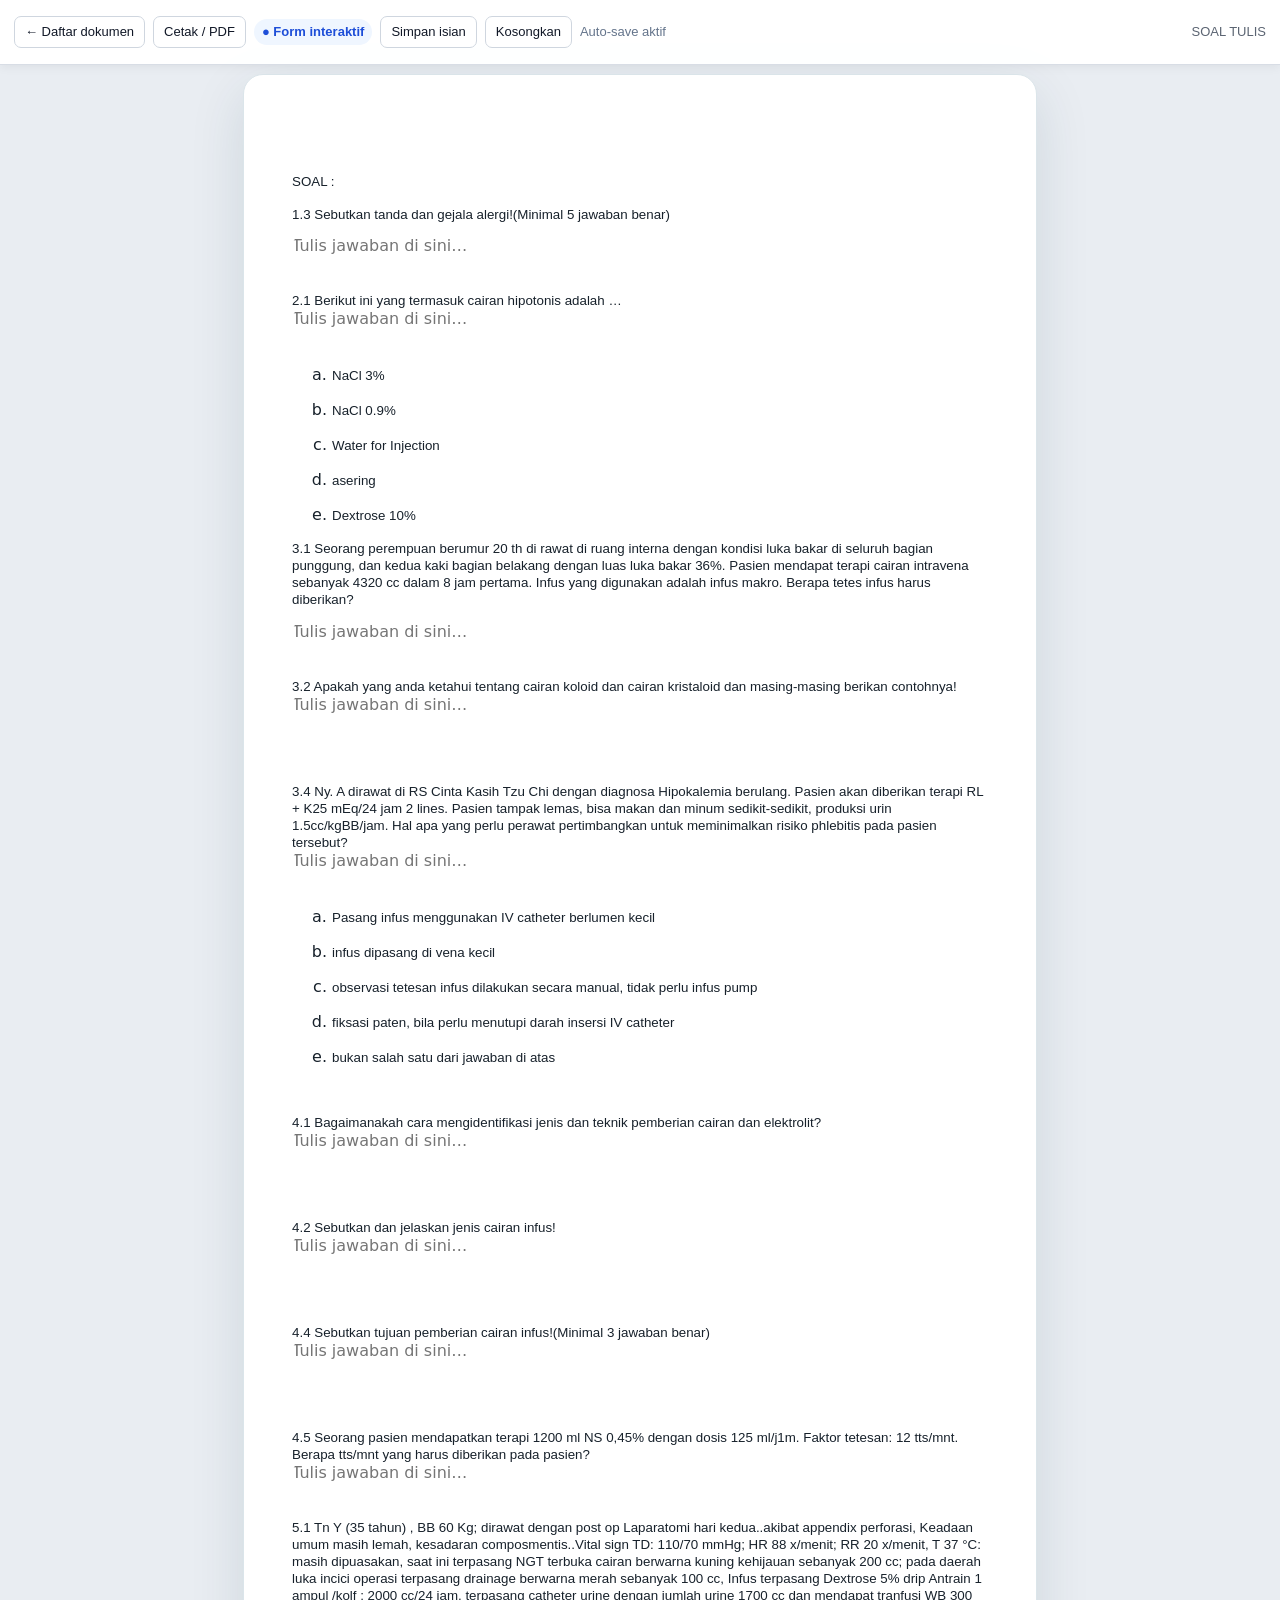
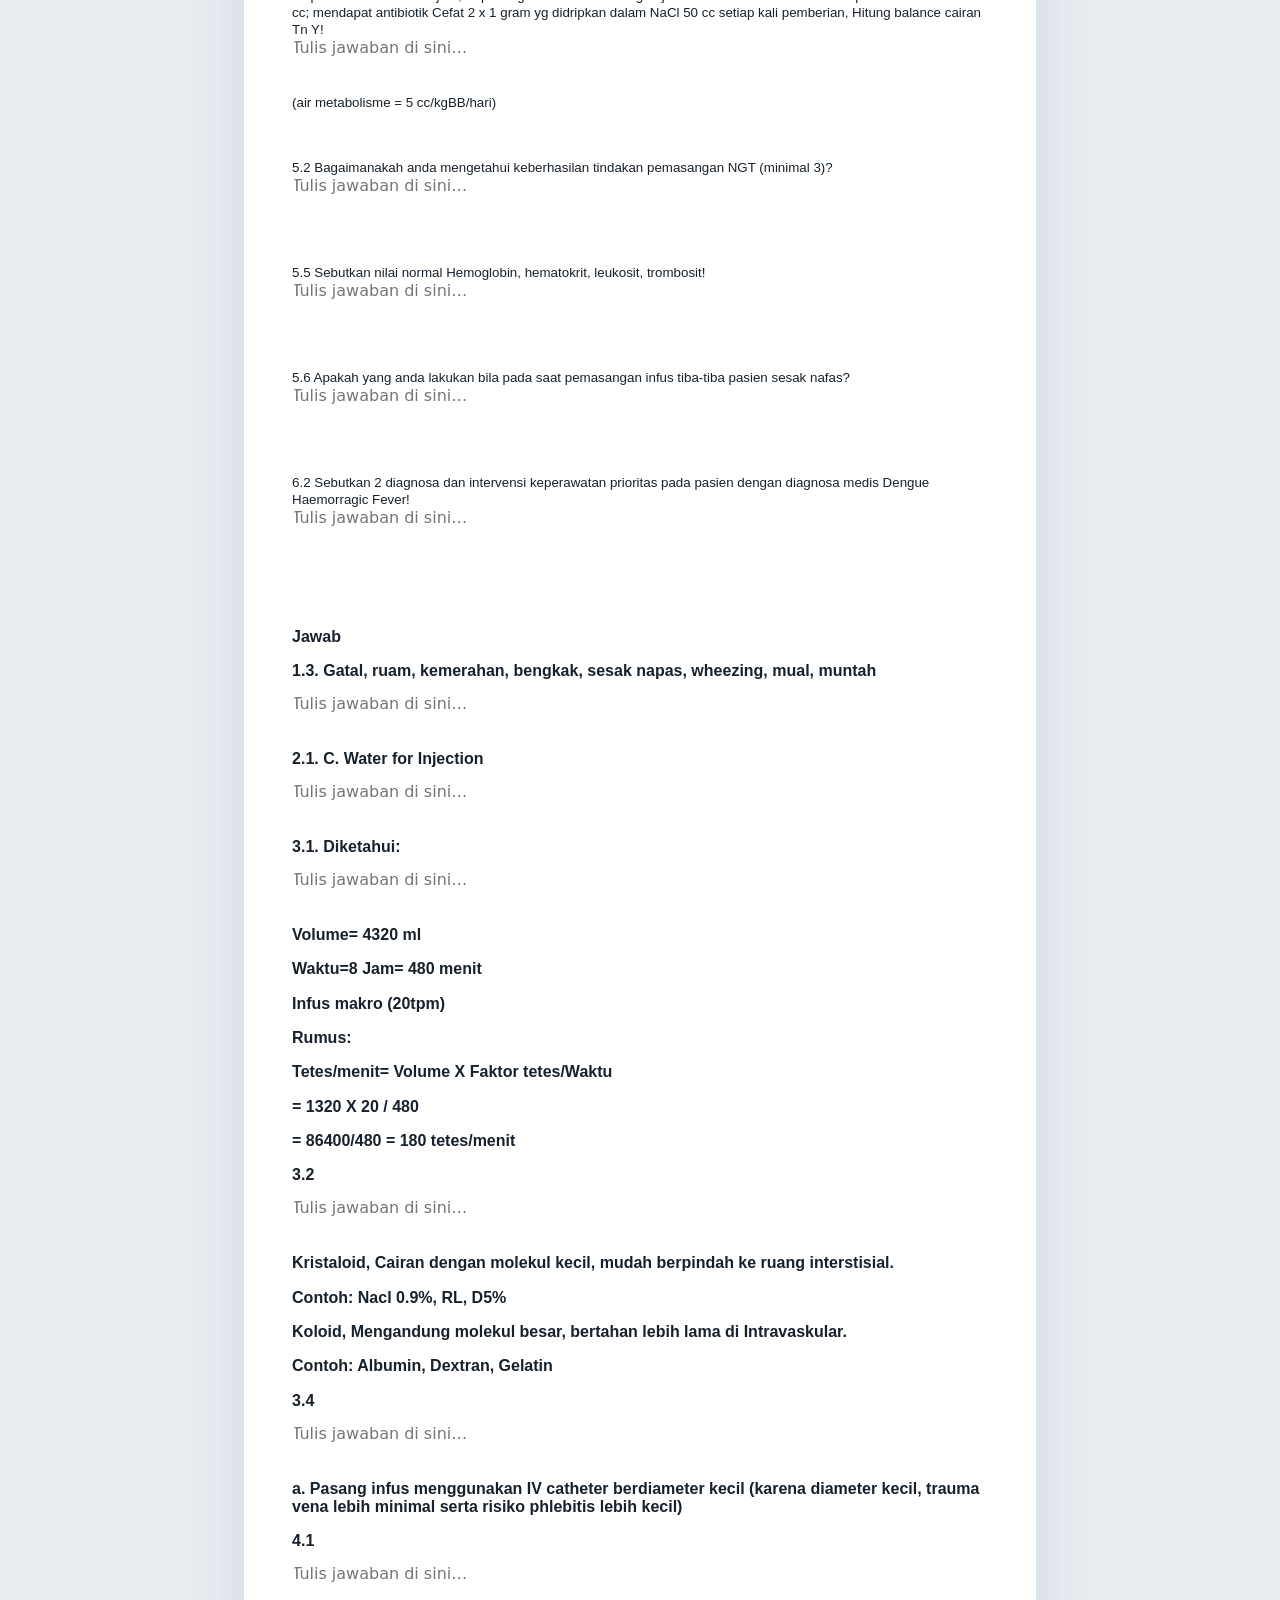
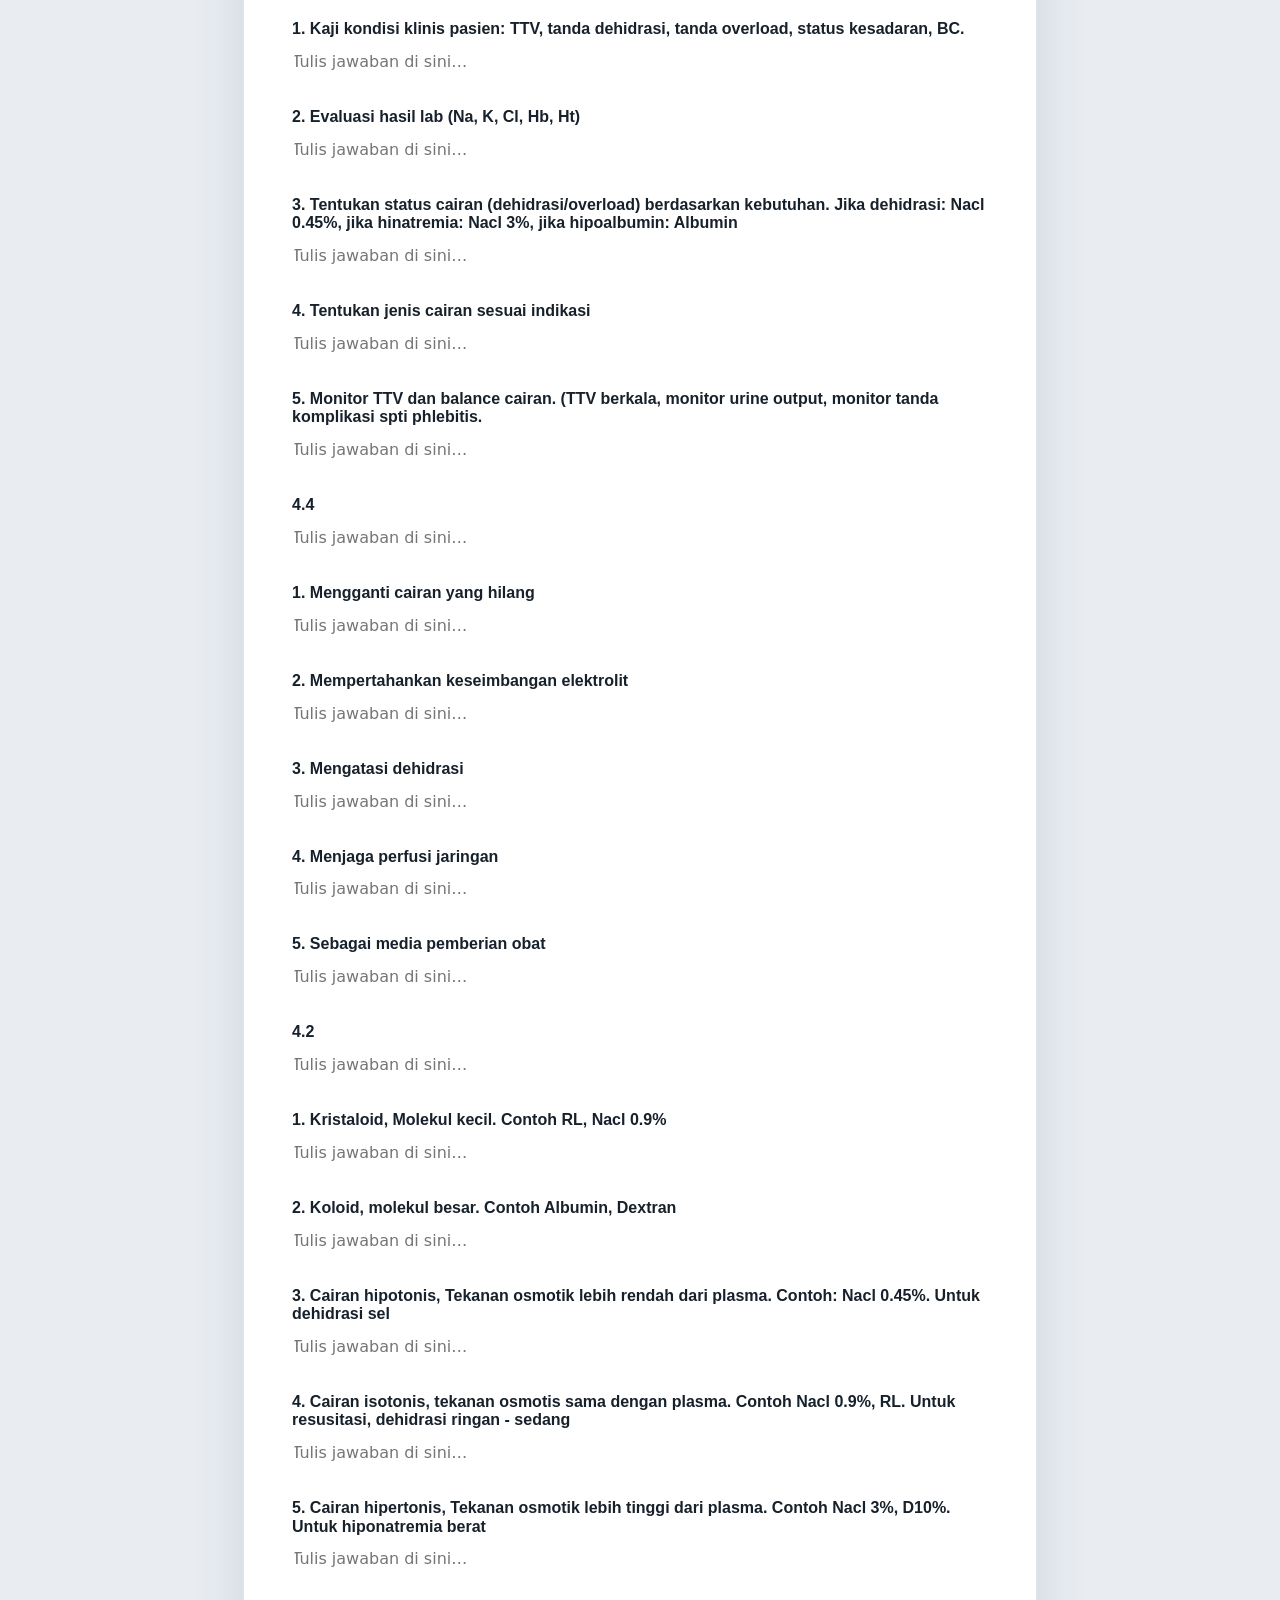
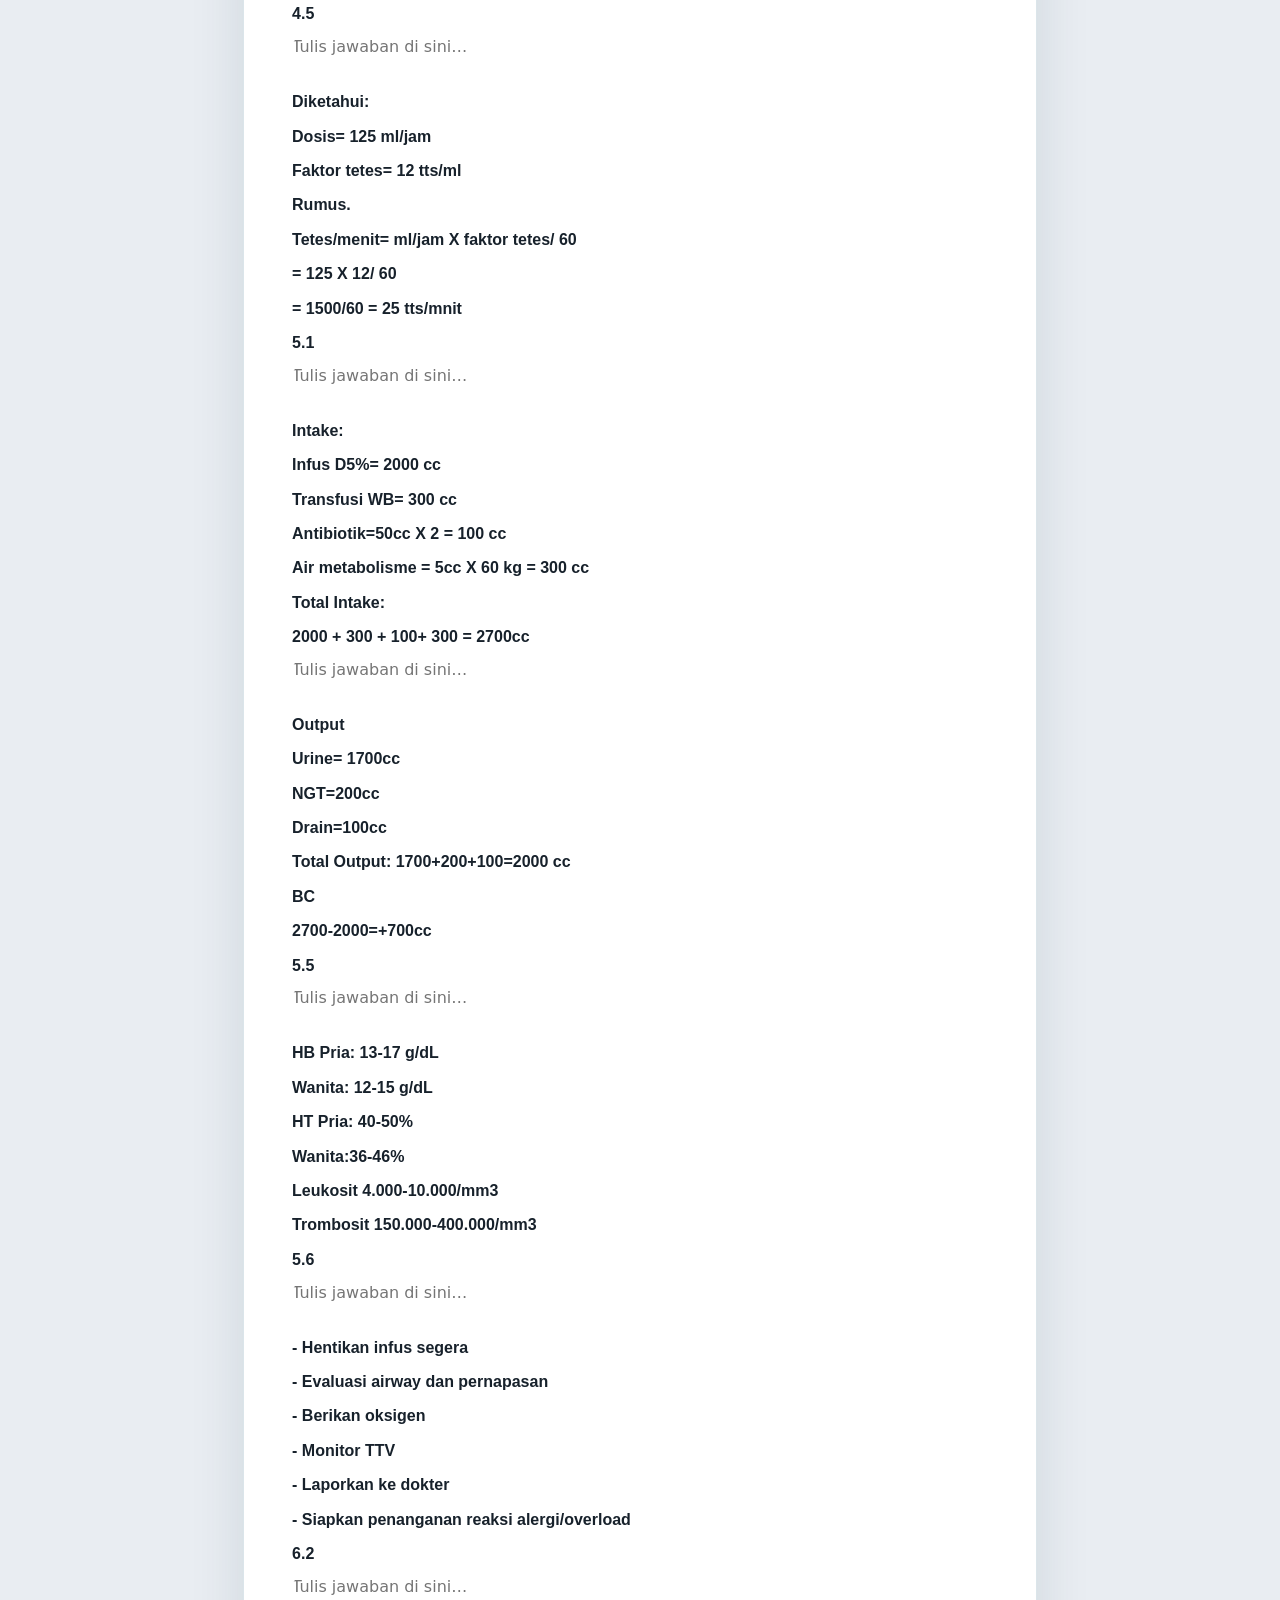
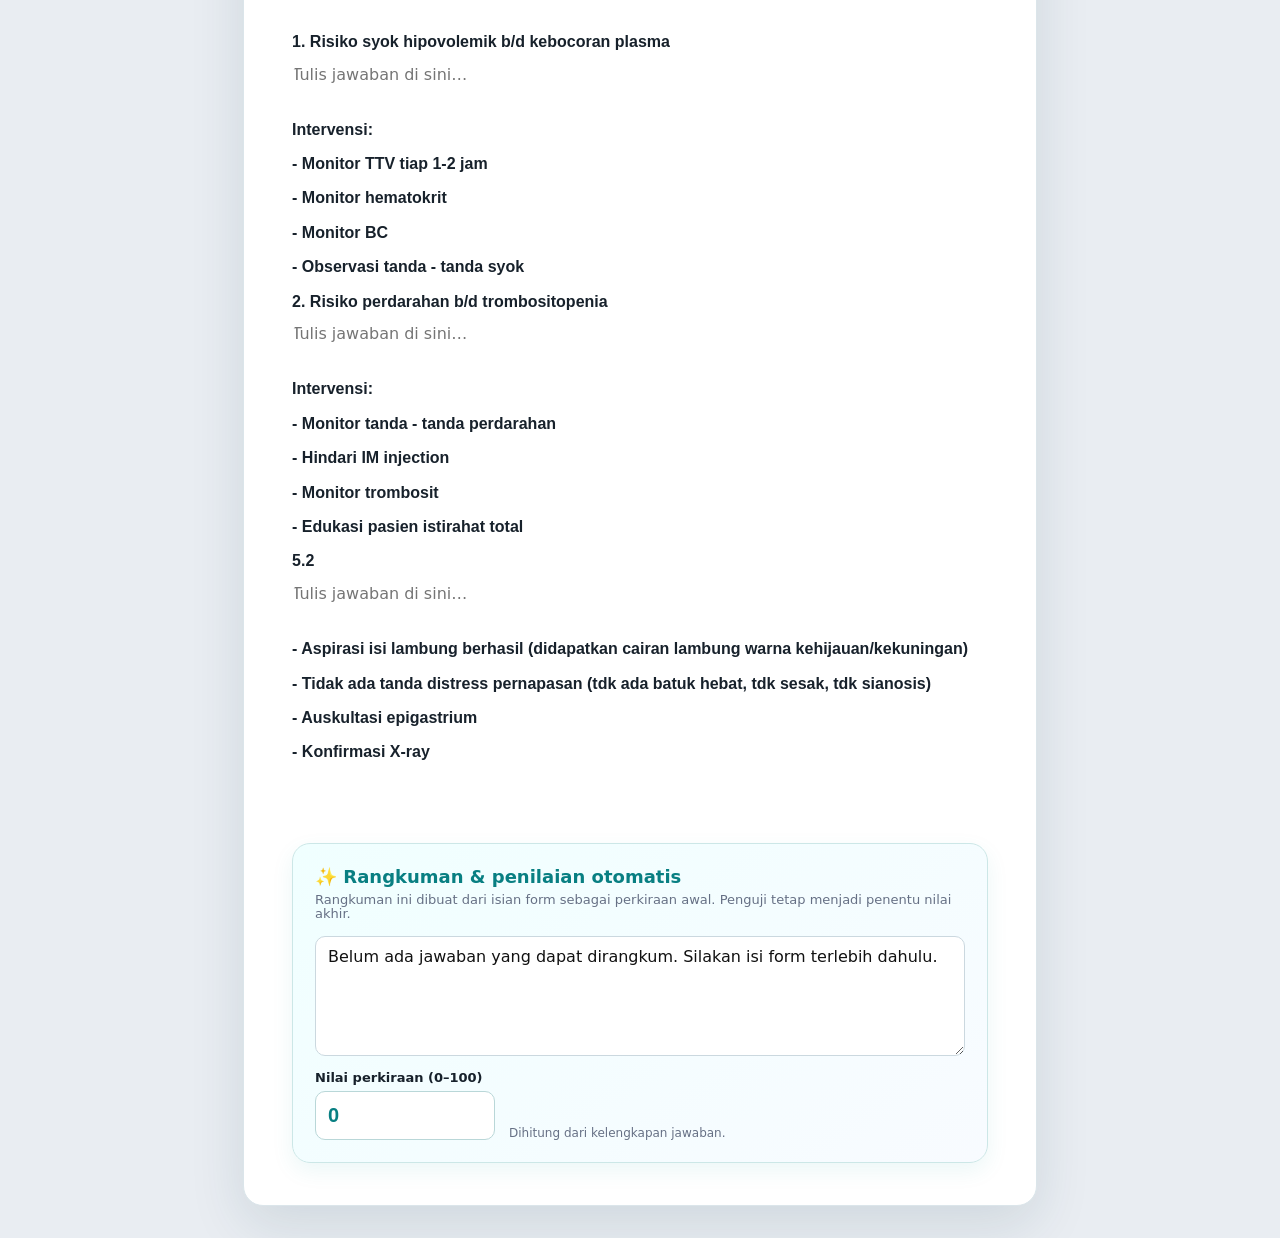
<file: form_html_cairan_elektrolit_interaktif/SOAL TULIS.html>
<!DOCTYPE html>

<html>
<head>
<meta content="text/html; charset=utf-8" http-equiv="content-type"/>
<title></title>
<meta content="LibreOffice 25.2.3.2 (Linux)" name="generator"/>
<meta content="windows" name="author"/>
<meta content="2026-02-23T07:36:00" name="created"/>
<meta content="windows" name="changedby"/>
<meta content="2026-02-23T08:32:00" name="changed"/>
<meta content="12.0000" name="AppVersion"/>
<meta content="Microsoft" name="Company"/>
<style type="text/css">
		@page { size: 8.5in 11in; margin: 1in }
		p { widows: 2; text-align: left; orphans: 2; line-height: 115%; direction: ltr; margin-bottom: 0.1in; background: transparent }
		p.western { font-family: "Calibri", sans-serif }
		p.cjk { font-family: "Times New Roman"; so-language: zh-CN }
		p.ctl { font-family: "Calibri" }
	</style>
<meta content="width=device-width, initial-scale=1" name="viewport"/><style>
/* Enhancements added for browser viewing; original Word formatting remains intact. */
html { background:#e9edf2; }
body { margin:0 !important; padding:70px 18px 32px !important; background:#e9edf2 !important; min-width:0; }
.word-document { box-sizing:border-box; width:min(100%, 8.27in); margin:0 auto; background:white; padding:0.55in 0.55in 0.55in 0.55in; box-shadow:0 8px 30px rgba(0,0,0,.14); overflow-x:auto; }
.word-document table { max-width:100%; }
.word-document img { max-width:100%; height:auto; }
.html-toolbar { position:fixed; inset:0 0 auto 0; z-index:9999; height:52px; display:flex; align-items:center; gap:8px; padding:0 14px; background:rgba(255,255,255,.96); border-bottom:1px solid #d8dde5; box-shadow:0 2px 10px rgba(0,0,0,.06); font:13px/1.2 Arial,sans-serif; color:#1f2937; }
.html-toolbar a,.html-toolbar button { appearance:none; border:1px solid #cfd6df; background:#fff; color:#111827; border-radius:7px; padding:7px 10px; text-decoration:none; cursor:pointer; font:inherit; }
.html-toolbar a:hover,.html-toolbar button:hover { background:#f4f6f8; }
.html-toolbar .title { margin-left:auto; max-width:50vw; overflow:hidden; text-overflow:ellipsis; white-space:nowrap; color:#5b6472; }
.word-document[contenteditable="true"] { outline:3px solid rgba(31,111,235,.25); }
@media (max-width:760px) {
  body { padding:60px 8px 16px !important; }
  .word-document { width:100%; padding:20px 14px; box-shadow:none; }
  .html-toolbar .title { display:none; }
}
@media print {
  html,body { background:#fff !important; }
  body { padding:0 !important; }
  .html-toolbar { display:none !important; }
  .word-document { width:auto; margin:0; padding:0; box-shadow:none; overflow:visible; }
}
</style>
<style id="interactive-form-styles">
/* ===== Interactive form controls ===== */
:root { --form-blue:#2563eb; --form-border:#94a3b8; --form-soft:#eff6ff; }

.form-control-line {
  display:inline-block;
  box-sizing:border-box;
  min-width:120px;
  width:min(100%, 260px);
  height:25px;
  margin:1px 3px;
  padding:2px 5px;
  border:0;
  border-bottom:1px solid #111;
  border-radius:0;
  background:transparent;
  color:#111;
  font:inherit;
  vertical-align:baseline;
}
.form-control-line:focus,
.form-textarea:focus {
  outline:2px solid rgba(37,99,235,.24);
  outline-offset:1px;
  background:#f8fbff;
}

.form-textarea {
  box-sizing:border-box;
  display:block;
  width:100%;
  min-width:80px;
  min-height:54px;
  padding:5px 6px;
  resize:vertical;
  border:1px dashed #94a3b8;
  border-radius:4px;
  background:#fff;
  color:#111;
  font:inherit;
  line-height:1.25;
}
.form-textarea.compact { min-height:38px; }

.form-choice-cell {
  text-align:center !important;
  vertical-align:middle !important;
}
.form-choice {
  display:flex;
  align-items:center;
  justify-content:center;
  min-height:28px;
  cursor:pointer;
}
.form-choice input[type="radio"],
.form-choice input[type="checkbox"] {
  width:16px;
  height:16px;
  margin:0;
  accent-color:var(--form-blue);
  cursor:pointer;
}

.interactive-badge {
  display:inline-flex;
  align-items:center;
  gap:5px;
  padding:5px 8px;
  border-radius:999px;
  background:var(--form-soft);
  color:#1d4ed8;
  font-weight:700;
  white-space:nowrap;
}
.save-status { color:#64748b; white-space:nowrap; }

.html-toolbar { flex-wrap:wrap; height:auto !important; min-height:52px; padding-top:6px !important; padding-bottom:6px !important; }
body { padding-top:74px !important; }

@media (max-width:760px) {
  body { padding-top:112px !important; }
  .html-toolbar { gap:5px !important; }
  .html-toolbar a,.html-toolbar button { padding:6px 8px !important; }
  .interactive-badge,.save-status { font-size:11px; }
  .form-control-line { min-width:90px; width:min(100%, 190px); }
}

@media print {
  .form-control-line {
    border-bottom:1px solid #000 !important;
    background:transparent !important;
    outline:none !important;
  }
  .form-textarea {
    border:0 !important;
    min-height:28px;
    resize:none;
    overflow:visible;
    background:transparent !important;
  }
  .form-choice input { accent-color:#000; }
}
</style>

<link rel="stylesheet" href="form-enhancements.css" />
</head>
<body dir="ltr" lang="en-US" link="#000080" vlink="#800000"><div class="html-toolbar"><a href="index.html">← Daftar dokumen</a><button onclick="window.print()" type="button">Cetak / PDF</button><button id="editBtn" onclick="toggleEdit()" type="button">Mode isi</button><span class="title">SOAL TULIS</span></div><div class="word-document" id="wordDocument"><p class="western" style="margin-bottom: 0.14in; line-height: 100%">
<br/>
<br/>
</p>
<p class="western" style="margin-bottom: 0.14in; line-height: 100%"><font face="Arial, sans-serif"><font size="2" style="font-size: 10pt">SOAL
:</font></font></p>
<p class="western" style="margin-bottom: 0.14in; line-height: 100%"><font face="Arial, sans-serif"><font size="2" style="font-size: 10pt"><span lang="fi-FI">1.3
Sebutkan tanda dan gejala alergi!(Minimal 5 jawaban benar)</span></font></font></p>
<p class="western" style="margin-bottom: 0in; line-height: 100%"><font face="Arial, sans-serif"><font size="2" style="font-size: 10pt"><span lang="fi-FI">2.1
Berikut ini yang termasuk cairan hipotonis adalah …</span></font></font></p>
<ol type="a">
<li><p class="western" style="margin-bottom: 0in; line-height: 100%">
<font face="Arial, sans-serif"><font size="2" style="font-size: 10pt"><span lang="fi-FI">NaCl
	3%</span></font></font></p></li>
<li><p class="western" style="margin-bottom: 0in; line-height: 100%">
<font face="Arial, sans-serif"><font size="2" style="font-size: 10pt"><span lang="fi-FI">NaCl
	0.9%</span></font></font></p></li>
<li><p class="western" style="margin-bottom: 0in; line-height: 100%">
<font face="Arial, sans-serif"><font size="2" style="font-size: 10pt"><span lang="fi-FI">Water
	for Injection</span></font></font></p></li>
<li><p class="western" style="margin-bottom: 0in; line-height: 100%">
<font face="Arial, sans-serif"><font size="2" style="font-size: 10pt"><span lang="fi-FI">asering</span></font></font></p></li>
<li><p class="western" style="margin-bottom: 0in; line-height: 100%">
<font face="Arial, sans-serif"><font size="2" style="font-size: 10pt"><span lang="fi-FI">Dextrose
	10%</span></font></font></p></li>
</ol>
<p class="western" style="margin-bottom: 0.14in; line-height: 100%"><font face="Arial, sans-serif"><font size="2" style="font-size: 10pt"><span lang="fi-FI">3.1
Seorang perempuan berumur 20 th di rawat di ruang interna dengan
kondisi luka bakar di seluruh bagian punggung, dan kedua kaki bagian
belakang dengan luas luka bakar 36%. Pasien mendapat terapi cairan
intravena sebanyak 4320 cc dalam 8 jam pertama. Infus yang digunakan
adalah infus makro. Berapa tetes infus harus diberikan?</span></font></font></p>
<p align="justify" style="margin-bottom: 0in; line-height: 100%"><font face="Arial, sans-serif"><font size="2" style="font-size: 10pt"><span lang="fi-FI">3.2
Apakah yang anda ketahui tentang cairan koloid dan cairan kristaloid
dan masing-masing berikan contohnya!</span></font></font></p>
<p align="justify" lang="fi-FI" style="line-height: 100%; margin-bottom: 0in">
<br/>
</p>
<p align="justify" style="margin-bottom: 0in; line-height: 100%"><font face="Arial, sans-serif"><font size="2" style="font-size: 10pt"><span lang="fi-FI">3.4
Ny. A dirawat di RS Cinta Kasih Tzu Chi dengan diagnosa Hipokalemia
berulang. Pasien akan diberikan terapi RL + K25 mEq/24 jam 2 lines.
Pasien tampak lemas, bisa makan dan minum sedikit-sedikit, produksi
urin 1.5cc/kgBB/jam. Hal apa yang perlu perawat pertimbangkan untuk
meminimalkan risiko phlebitis pada pasien tersebut?</span></font></font></p>
<ol type="a">
<li><p align="justify" style="margin-bottom: 0in; line-height: 100%">
<font face="Arial, sans-serif"><font size="2" style="font-size: 10pt"><span lang="fi-FI">Pasang
	infus menggunakan IV catheter berlumen kecil</span></font></font></p></li>
<li><p style="margin-bottom: 0in; line-height: 100%"><font face="Arial, sans-serif"><font size="2" style="font-size: 10pt"><span lang="fi-FI">infus
	dipasang di vena kecil</span></font></font></p></li>
<li><p style="margin-bottom: 0in; line-height: 100%"><font face="Arial, sans-serif"><font size="2" style="font-size: 10pt"><span lang="fi-FI">observasi
	tetesan infus dilakukan secara manual, tidak perlu infus pump</span></font></font></p></li>
<li><p style="margin-bottom: 0in; line-height: 100%"><font face="Arial, sans-serif"><font size="2" style="font-size: 10pt"><span lang="fi-FI">fiksasi
	paten, bila perlu menutupi darah insersi IV catheter</span></font></font></p></li>
<li><p align="justify" style="margin-bottom: 0in; line-height: 100%">
<font face="Arial, sans-serif"><font size="2" style="font-size: 10pt"><span lang="fi-FI">bukan
	salah satu dari jawaban di atas</span></font></font></p></li>
</ol>
<p align="justify" lang="fi-FI" style="line-height: 100%; margin-bottom: 0in">
<br/>
</p>
<p align="justify" style="margin-bottom: 0in; line-height: 100%"><font face="Arial, sans-serif"><font size="2" style="font-size: 10pt"><span lang="fi-FI">4.1
Bagaimanakah cara mengidentifikasi jenis dan teknik pemberian cairan
dan elektrolit?</span></font></font></p>
<p align="justify" lang="fi-FI" style="line-height: 100%; margin-bottom: 0in">
<br/>
</p>
<p align="justify" style="margin-bottom: 0in; line-height: 100%"><font face="Arial, sans-serif"><font size="2" style="font-size: 10pt"><span lang="fi-FI">4.2
Sebutkan dan jelaskan jenis cairan infus!</span></font></font></p>
<p align="justify" lang="fi-FI" style="line-height: 100%; margin-bottom: 0in">
<br/>
</p>
<p align="justify" style="margin-bottom: 0in; line-height: 100%"><font face="Arial, sans-serif"><font size="2" style="font-size: 10pt"><span lang="fi-FI">4.4
Sebutkan tujuan pemberian cairan infus!(Minimal 3 jawaban benar)</span></font></font></p>
<p align="justify" lang="fi-FI" style="line-height: 100%; margin-bottom: 0in">
<br/>
</p>
<p align="justify" style="margin-bottom: 0in; line-height: 100%"><font face="Arial, sans-serif"><font size="2" style="font-size: 10pt"><span lang="fi-FI">4.5
Seorang pasien mendapatkan terapi 1200 ml NS 0,45% dengan dosis 125
ml/j1m. Faktor tetesan: 12 tts/mnt. Berapa tts/mnt yang harus
diberikan pada pasien?</span></font></font></p>
<p align="justify" style="margin-bottom: 0in; line-height: 100%"><font face="Arial, sans-serif"><font size="2" style="font-size: 10pt"><span lang="fi-FI">5.1
Tn Y (35 tahun) , BB 60 Kg; dirawat dengan post op Laparatomi hari
kedua..akibat appendix perforasi, Keadaan umum masih lemah, kesadaran
composmentis..Vital sign TD: 110/70 mmHg; HR 88 x/menit; RR 20
x/menit, T 37 °C: masih dipuasakan, saat ini terpasang NGT terbuka
cairan berwarna kuning kehijauan sebanyak 200 cc; pada daerah luka
incici operasi terpasang drainage berwarna merah sebanyak 100 cc,
Infus terpasang Dextrose 5% drip Antrain 1 ampul /kolf : 2000 cc/24
jam, terpasang catheter urine dengan jumlah urine 1700 cc dan
mendapat tranfusi WB 300 cc; mendapat antibiotik Cefat 2 x 1 gram yg
didripkan dalam NaCl 50 cc setiap kali pemberian, Hitung balance
cairan Tn Y!</span></font></font></p>
<p align="justify" style="margin-bottom: 0in; line-height: 100%"><font face="Arial, sans-serif"><font size="2" style="font-size: 10pt"><span lang="fi-FI">(air
metabolisme = 5 cc/kgBB/hari)</span></font></font></p>
<p align="justify" lang="fi-FI" style="line-height: 100%; margin-bottom: 0in">
<br/>
</p>
<p align="justify" style="margin-bottom: 0in; line-height: 100%"><font face="Arial, sans-serif"><font size="2" style="font-size: 10pt"><span lang="fi-FI">5.2
Bagaimanakah anda mengetahui keberhasilan tindakan pemasangan NGT
(minimal 3)?</span></font></font></p>
<p align="justify" lang="fi-FI" style="line-height: 100%; margin-bottom: 0in">
<br/>
</p>
<p align="justify" style="margin-bottom: 0in; line-height: 100%"><font face="Arial, sans-serif"><font size="2" style="font-size: 10pt"><span lang="fi-FI">5.5
Sebutkan nilai normal Hemoglobin, hematokrit, leukosit, trombosit!</span></font></font></p>
<p align="justify" lang="fi-FI" style="line-height: 100%; margin-bottom: 0in">
<br/>
</p>
<p align="justify" style="margin-bottom: 0in; line-height: 100%"><font face="Arial, sans-serif"><font size="2" style="font-size: 10pt"><span lang="fi-FI">5.6
Apakah yang anda lakukan bila pada saat pemasangan infus tiba-tiba
pasien sesak nafas?</span></font></font></p>
<p align="justify" lang="fi-FI" style="line-height: 100%; margin-bottom: 0in">
<br/>
</p>
<p align="justify" style="margin-bottom: 0in; line-height: 100%"><font face="Arial, sans-serif"><font size="2" style="font-size: 10pt"><span lang="fi-FI">6.2
Sebutkan 2 diagnosa dan intervensi keperawatan prioritas  pada pasien
dengan diagnosa medis Dengue Haemorragic Fever!</span></font></font></p>
<p align="justify" lang="fi-FI" style="line-height: 100%; margin-bottom: 0in">
<br/>
</p>
<p align="justify" style="line-height: 100%; margin-bottom: 0in"><br/>
</p>
<p class="western" style="margin-bottom: 0.14in"><b>Jawab</b></p>
<p class="western" style="margin-bottom: 0.14in"><b>1.3. Gatal, ruam,
kemerahan, bengkak, sesak napas, wheezing, mual, muntah</b></p>
<p class="western" style="margin-bottom: 0.14in"><b>2.1. C. Water for
Injection</b></p>
<p class="western" style="margin-bottom: 0.14in"><b>3.1. Diketahui:</b></p>
<p class="western" style="margin-bottom: 0.14in"><b>Volume= 4320 ml</b></p>
<p class="western" style="margin-bottom: 0.14in"><b>Waktu=8 Jam= 480
menit</b></p>
<p class="western" style="margin-bottom: 0.14in"><b>Infus makro
(20tpm)</b></p>
<p class="western" style="margin-bottom: 0.14in"><b>Rumus:</b></p>
<p class="western" style="margin-bottom: 0.14in"><b>Tetes/menit=
Volume X Faktor tetes/Waktu</b></p>
<p class="western" style="margin-bottom: 0.14in"><b>= 1320 X  20 /
480</b></p>
<p class="western" style="margin-bottom: 0.14in"><b>= 86400/480 = 180
tetes/menit</b></p>
<p class="western" style="margin-bottom: 0.14in"><b>3.2 </b>
</p>
<p class="western" style="margin-bottom: 0.14in"><b>Kristaloid,
Cairan dengan molekul kecil, mudah berpindah ke ruang interstisial. </b>
</p>
<p class="western" style="margin-bottom: 0.14in"><b>Contoh: Nacl
0.9%, RL, D5%</b></p>
<p class="western" style="margin-bottom: 0.14in"><b>Koloid,
Mengandung molekul besar, bertahan lebih lama di Intravaskular. </b>
</p>
<p class="western" style="margin-bottom: 0.14in"><b>Contoh: Albumin,
Dextran, Gelatin</b></p>
<p class="western" style="margin-bottom: 0.14in"><b>3.4</b></p>
<p class="western" style="margin-bottom: 0.14in"><b>a. Pasang infus
menggunakan IV catheter berdiameter kecil  (karena diameter kecil,
trauma vena lebih minimal serta risiko phlebitis lebih kecil)</b></p>
<p class="western" style="margin-bottom: 0.14in"><b>4.1 </b>
</p>
<p class="western" style="margin-bottom: 0.14in"><b>1. Kaji kondisi
klinis pasien: TTV, tanda dehidrasi, tanda overload, status
kesadaran, BC.</b></p>
<p class="western" style="margin-bottom: 0.14in"><b>2. Evaluasi hasil
lab (Na, K, Cl, Hb, Ht)</b></p>
<p class="western" style="margin-bottom: 0.14in"><b>3. Tentukan
status cairan (dehidrasi/overload) berdasarkan kebutuhan. Jika
dehidrasi: Nacl 0.45%, jika hinatremia: Nacl 3%, jika hipoalbumin:
Albumin</b></p>
<p class="western" style="margin-bottom: 0.14in"><b>4. Tentukan jenis
cairan sesuai indikasi</b></p>
<p class="western" style="margin-bottom: 0.14in"><b>5. Monitor TTV
dan balance cairan. (TTV berkala, monitor urine output, monitor tanda
komplikasi spti phlebitis.</b></p>
<p class="western" style="margin-bottom: 0.14in"><b>4.4 </b>
</p>
<p class="western" style="margin-bottom: 0.14in"><b>1. Mengganti
cairan yang hilang</b></p>
<p class="western" style="margin-bottom: 0.14in"><b>2. Mempertahankan
keseimbangan elektrolit</b></p>
<p class="western" style="margin-bottom: 0.14in"><b>3. Mengatasi
dehidrasi</b></p>
<p class="western" style="margin-bottom: 0.14in"><b>4. Menjaga
perfusi jaringan</b></p>
<p class="western" style="margin-bottom: 0.14in"><b>5. Sebagai media
pemberian obat</b></p>
<p class="western" style="margin-bottom: 0.14in"><b>4.2</b></p>
<p class="western" style="margin-bottom: 0.14in"><b>1. Kristaloid,
Molekul kecil. Contoh RL, Nacl 0.9%</b></p>
<p class="western" style="margin-bottom: 0.14in"><b>2. Koloid,
molekul besar. Contoh Albumin, Dextran</b></p>
<p class="western" style="margin-bottom: 0.14in"><b>3. Cairan
hipotonis, Tekanan osmotik lebih rendah dari plasma. Contoh: Nacl
0.45%. Untuk dehidrasi sel</b></p>
<p class="western" style="margin-bottom: 0.14in"><b>4. Cairan
isotonis, tekanan osmotis sama dengan plasma. Contoh Nacl 0.9%, RL.
Untuk resusitasi, dehidrasi ringan - sedang</b></p>
<p class="western" style="margin-bottom: 0.14in"><b>5. Cairan
hipertonis, Tekanan osmotik lebih tinggi dari plasma. Contoh Nacl 3%,
D10%. Untuk hiponatremia berat</b></p>
<p class="western" style="margin-bottom: 0.14in"><b>4.5 </b>
</p>
<p class="western" style="margin-bottom: 0.14in"><b>Diketahui:</b></p>
<p class="western" style="margin-bottom: 0.14in"><b>Dosis= 125 ml/jam</b></p>
<p class="western" style="margin-bottom: 0.14in"><b>Faktor tetes= 12
tts/ml</b></p>
<p class="western" style="margin-bottom: 0.14in"><b>Rumus.</b></p>
<p class="western" style="margin-bottom: 0.14in"><b>Tetes/menit=
ml/jam X faktor tetes/ 60</b></p>
<p class="western" style="margin-bottom: 0.14in"><b>= 125 X 12/ 60</b></p>
<p class="western" style="margin-bottom: 0.14in"><b>= 1500/60 = 25
tts/mnit</b></p>
<p class="western" style="margin-bottom: 0.14in"><b>5.1 </b>
</p>
<p class="western" style="margin-bottom: 0.14in"><b>Intake:</b></p>
<p class="western" style="margin-bottom: 0.14in"><b>Infus D5%= 2000
cc</b></p>
<p class="western" style="margin-bottom: 0.14in"><b>Transfusi WB= 300
cc</b></p>
<p class="western" style="margin-bottom: 0.14in"><b>Antibiotik=50cc X
2 = 100 cc</b></p>
<p class="western" style="margin-bottom: 0.14in"><b>Air metabolisme =
5cc X 60 kg = 300 cc</b></p>
<p class="western" style="margin-bottom: 0.14in"><b>Total Intake:</b></p>
<p class="western" style="margin-bottom: 0.14in"><b>2000 + 300 + 100+
300 = 2700cc</b></p>
<p class="western" style="margin-bottom: 0.14in"><b>Output</b></p>
<p class="western" style="margin-bottom: 0.14in"><b>Urine= 1700cc</b></p>
<p class="western" style="margin-bottom: 0.14in"><b>NGT=200cc</b></p>
<p class="western" style="margin-bottom: 0.14in"><b>Drain=100cc</b></p>
<p class="western" style="margin-bottom: 0.14in"><b>Total Output:
1700+200+100=2000 cc</b></p>
<p class="western" style="margin-bottom: 0.14in"><b>BC</b></p>
<p class="western" style="margin-bottom: 0.14in"><b>2700-2000=+700cc</b></p>
<p class="western" style="margin-bottom: 0.14in"><b>5.5</b></p>
<p class="western" style="margin-bottom: 0.14in"><b>HB  Pria: 13-17
g/dL</b></p>
<p class="western" style="margin-bottom: 0.14in"><b>Wanita: 12-15
g/dL</b></p>
<p class="western" style="margin-bottom: 0.14in"><b>HT Pria: 40-50%</b></p>
<p class="western" style="margin-bottom: 0.14in"><b>Wanita:36-46%</b></p>
<p class="western" style="margin-bottom: 0.14in"><b>Leukosit
4.000-10.000/mm3</b></p>
<p class="western" style="margin-bottom: 0.14in"><b>Trombosit
150.000-400.000/mm3</b></p>
<p class="western" style="margin-bottom: 0.14in"><b>5.6</b></p>
<p class="western" style="margin-bottom: 0.14in"><b>- Hentikan infus
segera</b></p>
<p class="western" style="margin-bottom: 0.14in"><b>- Evaluasi airway
dan pernapasan</b></p>
<p class="western" style="margin-bottom: 0.14in"><b>- Berikan oksigen</b></p>
<p class="western" style="margin-bottom: 0.14in"><b>- Monitor TTV</b></p>
<p class="western" style="margin-bottom: 0.14in"><b>- Laporkan ke
dokter</b></p>
<p class="western" style="margin-bottom: 0.14in"><b>- Siapkan
penanganan reaksi alergi/overload</b></p>
<p class="western" style="margin-bottom: 0.14in"><b>6.2 </b>
</p>
<p class="western" style="margin-bottom: 0.14in"><b>1. Risiko syok
hipovolemik b/d kebocoran plasma</b></p>
<p class="western" style="margin-bottom: 0.14in"><b>Intervensi: </b>
</p>
<p class="western" style="margin-bottom: 0.14in"><b>- Monitor TTV
tiap 1-2 jam</b></p>
<p class="western" style="margin-bottom: 0.14in"><b>- Monitor
hematokrit</b></p>
<p class="western" style="margin-bottom: 0.14in"><b>- Monitor BC</b></p>
<p class="western" style="margin-bottom: 0.14in"><b>- Observasi tanda
- tanda syok</b></p>
<p class="western" style="margin-bottom: 0.14in"><b>2. Risiko
perdarahan b/d trombositopenia</b></p>
<p class="western" style="margin-bottom: 0.14in"><b>Intervensi:</b></p>
<p class="western" style="margin-bottom: 0.14in"><b>- Monitor tanda -
tanda perdarahan</b></p>
<p class="western" style="margin-bottom: 0.14in"><b>- Hindari IM
injection</b></p>
<p class="western" style="margin-bottom: 0.14in"><b>- Monitor
trombosit</b></p>
<p class="western" style="margin-bottom: 0.14in"><b>- Edukasi pasien
istirahat total</b></p>
<p class="western" style="margin-bottom: 0.14in"><b>5.2 </b>
</p>
<p class="western" style="margin-bottom: 0.14in"><b>- Aspirasi  isi
lambung berhasil (didapatkan cairan lambung warna
kehijauan/kekuningan)</b></p>
<p class="western" style="margin-bottom: 0.14in"><b>- Tidak ada tanda
distress pernapasan (tdk ada batuk hebat, tdk sesak, tdk sianosis)</b></p>
<p class="western" style="margin-bottom: 0.14in"><b>- Auskultasi
epigastrium</b></p>
<p class="western" style="margin-bottom: 0.14in"><b>- Konfirmasi
X-ray</b></p>
<p class="western" style="margin-bottom: 0.14in"><br/>
<br/>
</p>
</div><script>
function toggleEdit(){
  const d=document.getElementById('wordDocument');
  const b=document.getElementById('editBtn');
  const on=d.getAttribute('contenteditable')==='true';
  d.setAttribute('contenteditable', on?'false':'true');
  b.textContent=on?'Mode isi':'Selesai isi';
  if(!on) d.focus();
}
</script>
<script id="interactive-form-script">
(function () {
  "use strict";

  const doc = document.getElementById("wordDocument") || document.body;
  const storageKey = "cairan-elektrolit-form::" + (document.title || location.pathname);

  const norm = s => (s || "").replace(/\u00a0/g, " ").replace(/\s+/g, " ").trim();

  function slug(s) {
    return norm(s).toLowerCase()
      .replace(/[^a-z0-9]+/g, "-")
      .replace(/^-+|-+$/g, "")
      .slice(0, 55) || "field";
  }

  function makeLineInput(name, placeholder) {
    const input = document.createElement("input");
    input.type = "text";
    input.className = "form-control-line";
    input.name = name;
    input.autocomplete = "off";
    if (placeholder) input.placeholder = placeholder;
    return input;
  }

  function replaceBlankLines(root) {
    const walker = document.createTreeWalker(root, NodeFilter.SHOW_TEXT);
    const nodes = [];
    while (walker.nextNode()) {
      const n = walker.currentNode;
      const parent = n.parentElement;
      if (!parent || ["SCRIPT","STYLE","INPUT","TEXTAREA","BUTTON"].includes(parent.tagName)) continue;
      if (/_{5,}|…{4,}/.test(n.nodeValue || "")) nodes.push(n);
    }

    let seq = 0;
    nodes.forEach(n => {
      const txt = n.nodeValue || "";
      const re = /(_{5,}|…{4,})/g;
      let last = 0, m;
      const frag = document.createDocumentFragment();
      while ((m = re.exec(txt))) {
        if (m.index > last) frag.appendChild(document.createTextNode(txt.slice(last, m.index)));
        frag.appendChild(makeLineInput("blank-" + (++seq), ""));
        last = m.index + m[0].length;
      }
      if (last < txt.length) frag.appendChild(document.createTextNode(txt.slice(last)));
      n.parentNode.replaceChild(frag, n);
    });
  }

  function addMetadataInputs() {
    const labels = [
      "Nama Asesi","Nama Asesor","Nama Peserta","Tanggal/Waktu","Tanggal Asesmen",
      "Tempat Asesmen","Tempat Kerja","Tempat","No. Reg","Nomor Registrasi",
      "Tanggal evaluasi","Tanda tangan asesor","Tanda tangan asesi",
      "Unit Kompetensi (single/cluster)"
    ];
    const counters = {};

    const cells = [...doc.querySelectorAll("td, th")];
    cells.forEach(cell => {
      if (cell.querySelector("input,textarea,select")) return;
      const t = norm(cell.textContent);
      if (!t || t.length > 140) return;

      const found = labels.find(x => t.toLowerCase().includes(x.toLowerCase()));
      if (!found) return;

      // Avoid converting source/benchmark information into an input.
      if (/sumber pembanding|acuan pembanding/i.test(t)) return;

      let target = cell;
      // When the label has no colon and the next cell is the ":" cell, place the input there.
      if (!t.includes(":") && cell.nextElementSibling) {
        const nt = norm(cell.nextElementSibling.textContent);
        if (nt === ":" || nt.startsWith(":")) target = cell.nextElementSibling;
      }
      if (target.querySelector("input,textarea,select")) return;

      counters[found] = (counters[found] || 0) + 1;
      const input = makeLineInput(slug(found) + "-" + counters[found], "Isi di sini");
      target.appendChild(input);
    });
  }

  function buildGrid(table) {
    const rows = [...table.rows];
    const grid = [];
    rows.forEach((row, r) => {
      if (!grid[r]) grid[r] = [];
      let c = 0;
      [...row.cells].forEach(cell => {
        while (grid[r][c]) c++;
        const rs = Math.max(1, cell.rowSpan || 1);
        const cs = Math.max(1, cell.colSpan || 1);
        for (let rr = r; rr < r + rs; rr++) {
          if (!grid[rr]) grid[rr] = [];
          for (let cc = c; cc < c + cs; cc++) grid[rr][cc] = cell;
        }
        c += cs;
      });
    });
    return grid;
  }

  function locateCell(grid, cell) {
    for (let r = 0; r < grid.length; r++) {
      for (let c = 0; c < grid[r].length; c++) {
        if (grid[r][c] === cell) return {r,c};
      }
    }
    return null;
  }

  function addChoiceControls() {
    const choices = ["K","BK","PL","Ya","Tidak","Belum Yakin"];

    [...doc.querySelectorAll("table")].forEach((table, ti) => {
      const grid = buildGrid(table);
      const header = [];

      [...table.querySelectorAll("td,th")].forEach(cell => {
        const t = norm(cell.textContent);
        if (!choices.includes(t)) return;
        const pos = locateCell(grid, cell);
        if (pos) header.push({label:t, cell, ...pos});
      });

      // Require at least 2 choice headers in a table.
      if (header.length < 2) return;

      // Prefer the header row that contains the largest choice set.
      const byRow = {};
      header.forEach(h => (byRow[h.r] ||= []).push(h));
      const headerRow = +Object.keys(byRow).sort((a,b) => byRow[b].length - byRow[a].length)[0];
      const active = byRow[headerRow].sort((a,b) => a.c - b.c);
      if (active.length < 2) return;

      for (let r = headerRow + 1; r < grid.length; r++) {
        const targets = active.map(h => ({h, cell:grid[r] && grid[r][h.c]}));
        const distinct = [...new Set(targets.map(x => x.cell).filter(Boolean))];

        // Section/header rows spanning the option area should not become inputs.
        if (distinct.length < active.length) continue;

        // Skip if this is another header row or cells contain substantive text.
        const bad = targets.some(({h,cell}) => {
          if (!cell || cell === h.cell) return true;
          const t = norm(cell.textContent);
          return t && !["✓","✔","☐","□"].includes(t);
        });
        if (bad) continue;

        const group = "choice-t" + ti + "-r" + r;
        targets.forEach(({h,cell}) => {
          if (cell.querySelector('input[type="radio"],input[type="checkbox"]')) return;
          cell.classList.add("form-choice-cell");
          const label = document.createElement("label");
          label.className = "form-choice";
          label.title = h.label;
          const input = document.createElement("input");
          input.type = "radio";
          input.name = group;
          input.value = h.label;
          input.setAttribute("aria-label", h.label);
          label.appendChild(input);
          cell.appendChild(label);
        });
      }
    });
  }

  function addTextareaColumns() {
    const wanted = [
      /^jawaban asesi$/i,
      /^jawaban$/i,
      /^bukti-bukti pendukung$/i,
      /^catatan/i
    ];

    [...doc.querySelectorAll("table")].forEach((table, ti) => {
      const grid = buildGrid(table);
      const headers = [];

      [...table.querySelectorAll("td,th")].forEach(cell => {
        const t = norm(cell.textContent);
        if (!wanted.some(re => re.test(t))) return;
        const pos = locateCell(grid, cell);
        if (pos) headers.push({label:t, cell, ...pos});
      });

      headers.forEach((h, hi) => {
        for (let r = h.r + 1; r < grid.length; r++) {
          const cell = grid[r] && grid[r][h.c];
          if (!cell || cell === h.cell) continue;

          // Avoid section rows/merged cells and never replace existing source answers.
          const sameAcross = grid[r].filter(x => x === cell).length;
          if (sameAcross > 1) continue;
          if (cell.querySelector("input,textarea,select")) continue;

          const t = norm(cell.textContent);
          if (t.length > 2) continue;

          const ta = document.createElement("textarea");
          ta.className = "form-textarea compact";
          ta.name = "text-t" + ti + "-c" + h.c + "-r" + r;
          ta.placeholder = h.label.toLowerCase().includes("bukti") ? "Isi bukti pendukung" : "Ketik jawaban";
          cell.appendChild(ta);
        }
      });
    });
  }

  function makeQuestionAnswerAreas() {
    // For the standalone SOAL TULIS page, put an answer box after each numbered question
    // without touching the supplied answer-key section.
    if (!/SOAL TULIS/i.test(document.title) && !/SOAL\s*:/i.test(norm(doc.textContent).slice(0,120))) return;
    const bodyText = norm(doc.textContent);
    const answerIndex = bodyText.toLowerCase().indexOf("jawab");
    let count = 0;

    [...doc.querySelectorAll("p")].forEach(p => {
      const t = norm(p.textContent);
      if (!t || !/^\d+(?:\.\d+)?[.)\s]/.test(t)) return;
      // Only add to question-like text, and avoid answer-key looking lines.
      if (/^(jawab|diketahui|rumus|intake|output)/i.test(t)) return;
      if (p.querySelector("textarea,input")) return;

      const ta = document.createElement("textarea");
      ta.className = "form-textarea";
      ta.name = "soal-jawaban-" + (++count);
      ta.placeholder = "Tulis jawaban di sini…";
      p.insertAdjacentElement("afterend", ta);
    });
  }

  function assignKeys() {
    let i = 0;
    [...doc.querySelectorAll("input,textarea,select")].forEach(el => {
      if (!el.name) el.name = "field-" + (++i);
      el.dataset.persistKey = el.name + "::" + i++;
    });
  }

  function saveForm(silent) {
    const data = {};
    [...doc.querySelectorAll("input,textarea,select")].forEach(el => {
      const k = el.dataset.persistKey || el.name;
      if (el.type === "radio" || el.type === "checkbox") data[k] = !!el.checked;
      else data[k] = el.value;
    });
    try {
      localStorage.setItem(storageKey, JSON.stringify(data));
      setStatus("Tersimpan ✓");
      if (!silent) setTimeout(() => setStatus("Auto-save aktif"), 1300);
    } catch (e) {
      setStatus("Browser tidak mengizinkan penyimpanan lokal");
    }
  }

  function loadForm() {
    try {
      const raw = localStorage.getItem(storageKey);
      if (!raw) return;
      const data = JSON.parse(raw);
      [...doc.querySelectorAll("input,textarea,select")].forEach(el => {
        const k = el.dataset.persistKey || el.name;
        if (!(k in data)) return;
        if (el.type === "radio" || el.type === "checkbox") el.checked = !!data[k];
        else el.value = data[k];
      });
      setStatus("Data terakhir dimuat");
    } catch (e) {}
  }

  function resetForm() {
    if (!confirm("Kosongkan semua isian pada form ini?")) return;
    [...doc.querySelectorAll("input,textarea,select")].forEach(el => {
      if (el.type === "radio" || el.type === "checkbox") el.checked = false;
      else el.value = "";
    });
    try { localStorage.removeItem(storageKey); } catch (e) {}
    setStatus("Isian dikosongkan");
  }

  function setStatus(msg) {
    const el = document.getElementById("saveStatus");
    if (el) el.textContent = msg;
  }

  function augmentToolbar() {
    let bar = document.querySelector(".html-toolbar");
    if (!bar) {
      bar = document.createElement("div");
      bar.className = "html-toolbar";
      document.body.prepend(bar);
    }

    const oldEdit = document.getElementById("editBtn");
    if (oldEdit) oldEdit.style.display = "none";

    if (!bar.querySelector(".interactive-badge")) {
      const badge = document.createElement("span");
      badge.className = "interactive-badge";
      badge.textContent = "● Form interaktif";
      bar.insertBefore(badge, bar.querySelector(".title") || null);
    }

    const save = document.createElement("button");
    save.type = "button";
    save.textContent = "Simpan isian";
    save.onclick = () => saveForm(false);

    const reset = document.createElement("button");
    reset.type = "button";
    reset.textContent = "Kosongkan";
    reset.onclick = resetForm;

    const status = document.createElement("span");
    status.className = "save-status";
    status.id = "saveStatus";
    status.textContent = "Auto-save aktif";

    const title = bar.querySelector(".title");
    bar.insertBefore(save, title || null);
    bar.insertBefore(reset, title || null);
    bar.insertBefore(status, title || null);
  }

  function startAutosave() {
    let timer;
    doc.addEventListener("input", () => {
      clearTimeout(timer);
      timer = setTimeout(() => saveForm(true), 350);
    });
    doc.addEventListener("change", () => {
      clearTimeout(timer);
      timer = setTimeout(() => saveForm(true), 100);
    });
  }

  replaceBlankLines(doc);
  addMetadataInputs();
  addChoiceControls();
  addTextareaColumns();
  makeQuestionAnswerAreas();
  assignKeys();
  augmentToolbar();
  loadForm();
  startAutosave();
})();
</script>

<script src="form-enhancements.js"></script>
</body>
</html>
</file>
<file: form_html_cairan_elektrolit_interaktif/form-enhancements.css>
html { background:linear-gradient(135deg,#eef8f8,#f5f7fb 55%,#eef2ff); }
body { color:#17212b; font-family:Inter,ui-sans-serif,system-ui,-apple-system,"Segoe UI",sans-serif !important; }
.word-document { border:1px solid #dbe5ea; border-radius:20px; padding:34px clamp(18px,4vw,48px); box-shadow:0 18px 55px rgba(15,55,70,.12); }
.word-document table { border-collapse:separate !important; border-spacing:0; width:100% !important; min-width:0 !important; border:1px solid #dbe5ea; border-radius:14px; }
.word-document td,.word-document th { border-color:#e3eaee !important; vertical-align:top; }
.form-textarea,.form-control-line { border:1px solid #cbd8df; border-radius:10px; background:#fbfdfd; min-height:44px; padding:10px 12px; }
.form-control-line { height:44px; border-bottom:1px solid #cbd8df; }
.form-textarea:focus,.form-control-line:focus,select:focus { outline:3px solid rgba(15,155,157,.18); border-color:#0f9b9d; background:#fff; }
.assessor-select { display:block; width:100%; min-width:190px; font:inherit; color:#17212b; }
.ai-summary-card { margin:28px 0 8px; padding:22px; border:1px solid #cce7e7; border-radius:18px; background:linear-gradient(145deg,#f0ffff,#f8fbff); box-shadow:0 8px 22px rgba(15,155,157,.08); }
.ai-summary-card h3 { margin:0 0 6px; color:#087f82; font-size:18px; }
.ai-summary-card p { color:#667085; margin:0 0 14px; font-size:13px; }
.ai-summary-card textarea { min-height:120px; background:#fff; }
.score-row { display:flex; gap:14px; align-items:end; flex-wrap:wrap; margin-top:14px; }
.score-box { min-width:180px; }
.score-box label { display:block; font-weight:700; font-size:13px; margin-bottom:6px; }
.score-box input { width:100%; box-sizing:border-box; padding:12px; border:1px solid #b9d7d8; border-radius:10px; font-size:20px; font-weight:800; color:#087f82; }
.ai-note { font-size:12px; color:#667085; }
/* Jangan tampilkan setiap sel hasil konversi Word sebagai kotak kecil. */
.word-document textarea.form-textarea.compact { border:0 !important; background:transparent !important; box-shadow:none !important; resize:none; padding:0 !important; min-height:24px; color:inherit; }
.word-document textarea.form-textarea.compact:focus { outline:0 !important; background:transparent !important; }
.word-document > textarea.form-textarea, .word-document td > textarea.form-textarea { border:0 !important; background:transparent !important; box-shadow:none !important; resize:none; padding:0 !important; min-height:24px; }
.ai-summary-card textarea.form-textarea { border:1px solid #cbd8df !important; background:#fff !important; padding:10px 12px !important; resize:vertical; min-height:120px; }
.word-document table td textarea, .word-document table th textarea { background:transparent !important; border:0 !important; box-shadow:none !important; outline:0 !important; resize:none !important; padding:0 !important; min-height:24px !important; }
.word-document table td textarea:focus, .word-document table th textarea:focus { background:transparent !important; border:0 !important; outline:0 !important; }
.word-document .form-control-line { background:transparent; box-shadow:none; }
.word-document table { table-layout:auto; }
@media(max-width:760px) { .word-document { border-radius:14px; padding:24px 12px; } .word-document table { display:block; overflow-x:auto; } .word-document table tbody { min-width:640px; display:table; width:100%; } }
</file>
